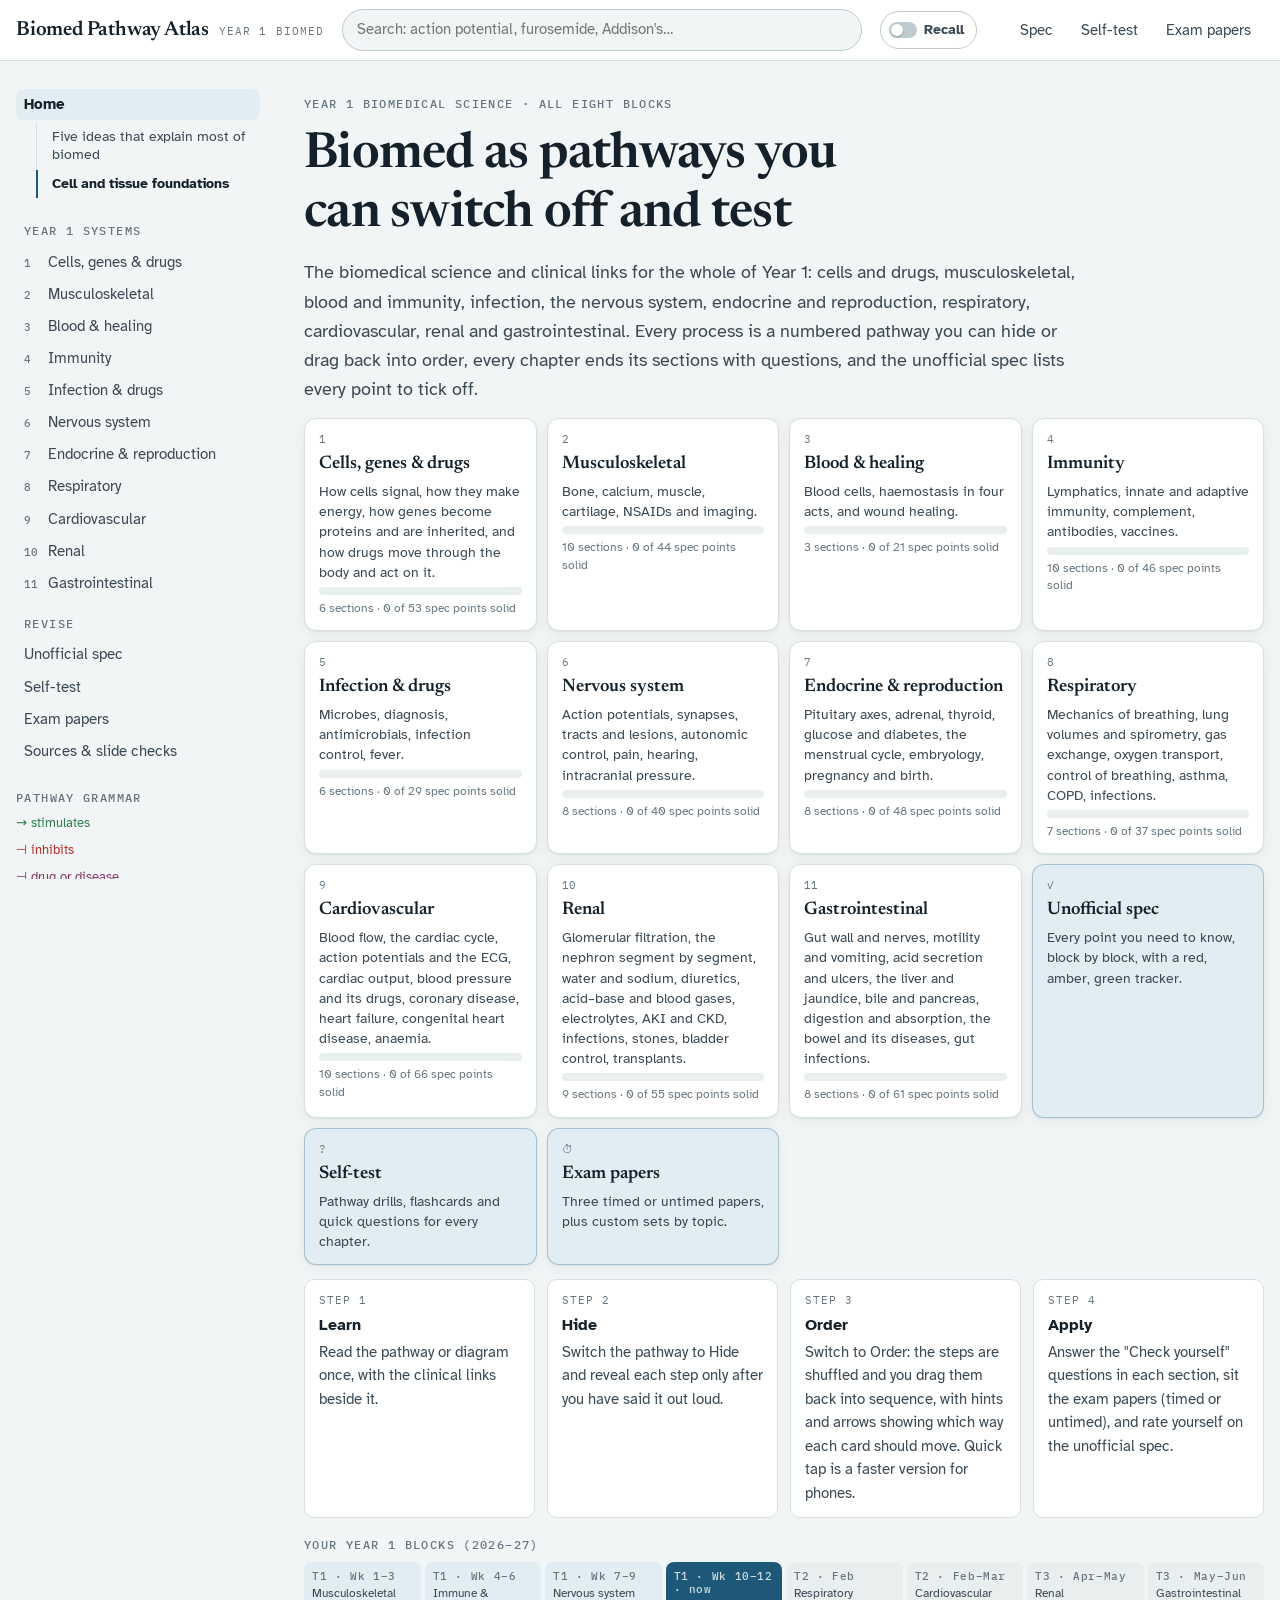
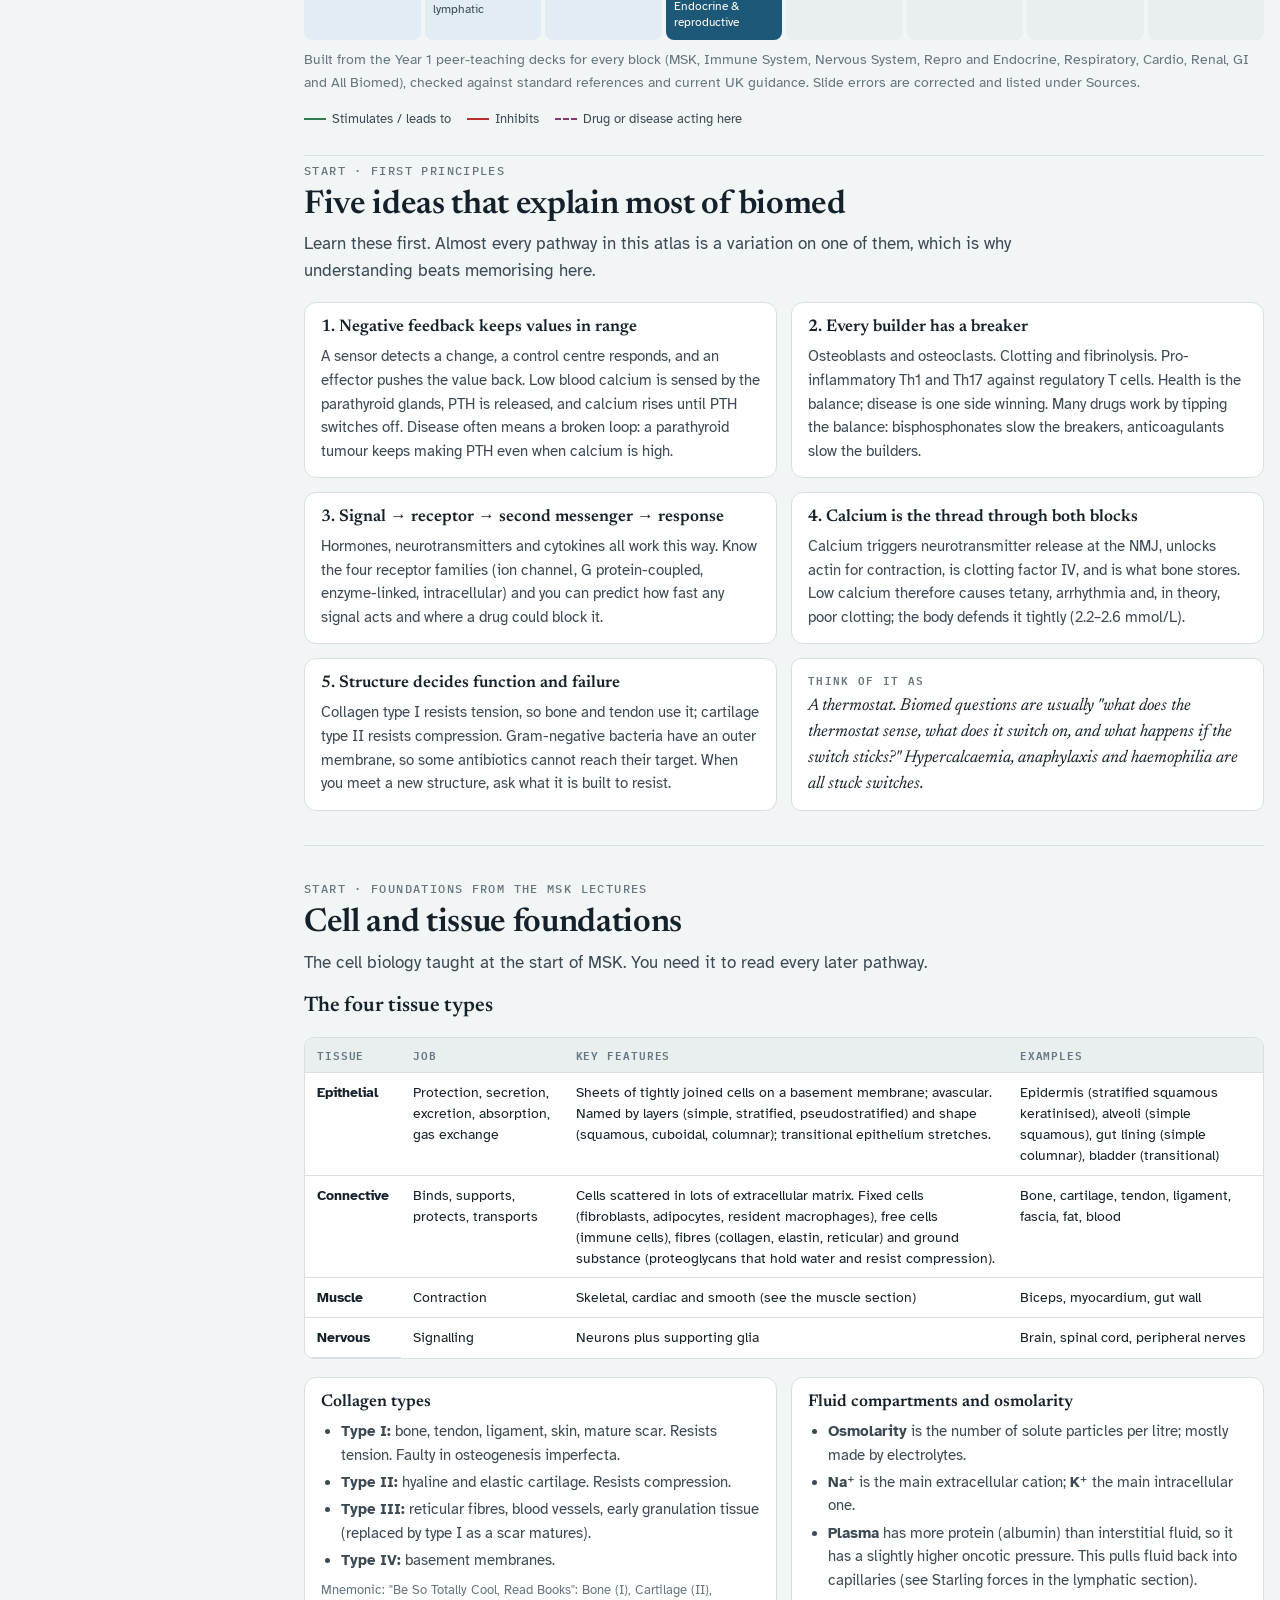
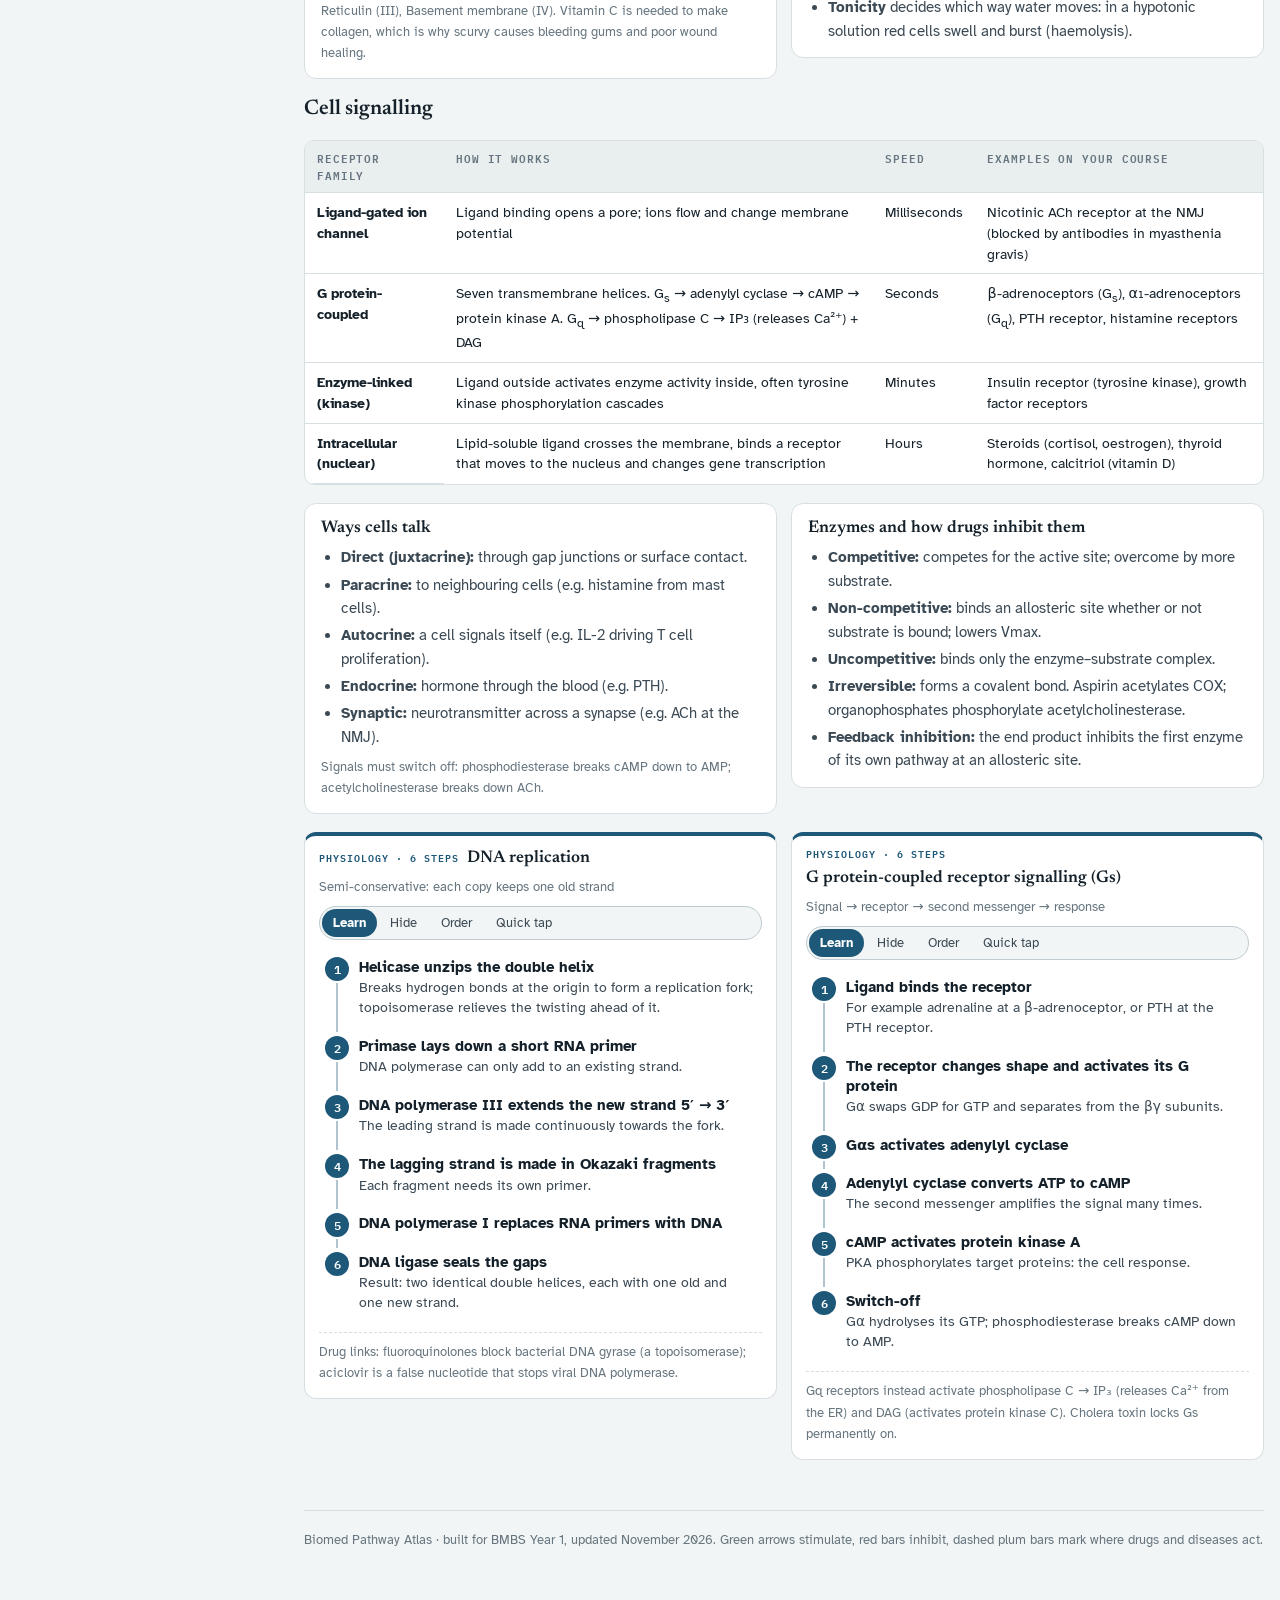
<file: index.html>
<!DOCTYPE html>
<html lang="en-GB">
<head>
<meta charset="utf-8">
<meta name="viewport" content="width=device-width, initial-scale=1, viewport-fit=cover">
<style>:root{color-scheme:light}body{margin:0}img{max-width:100%}[hidden]{display:none!important}</style>
<title>Biomed Pathway Atlas</title>
<link rel="preconnect" href="https://fonts.googleapis.com">
<link rel="preconnect" href="https://fonts.gstatic.com" crossorigin>
<link rel="stylesheet" href="css/revise.css?v=25">
<link rel="stylesheet" href="https://fonts.googleapis.com/css2?family=Newsreader:ital,opsz,wght@0,6..72,400..700;1,6..72,400..600&family=Atkinson+Hyperlegible:ital,wght@0,400;0,700;1,400&family=IBM+Plex+Mono:wght@400;500;600&display=swap">
<style>
/* Layout concept: companion to the Limb Anatomy Atlas. Same atlas plate system (sticky chapter tabs, left index rail,
   72ch reading column, full-width plates). Biomed adds a pathway grammar: green arrows stimulate, red bars inhibit,
   plum marks a drug or disease acting on the pathway. */
:root{
  --bg:#F2F5F5; --paper:#FFFFFF; --sunk:#E9EEEF;
  --ink:#15212A; --ink-2:#3B4954; --muted:#66757F; --line:#D7DFE2; --line-2:#BFCBD0;
  --accent:#1D5878; --accent-ink:#164A66; --accent-tint:#E1EDF3;
  --artery:#B5302A; --artery-tint:#F8E3E0;
  --vein:#2C5CA6; --vein-tint:#E1E9F7;
  --nerve:#D29E0A; --nerve-ink:#755600; --nerve-tint:#FCF2D2;
  --lymph:#2E8455; --lymph-tint:#DFF0E6;
  --muscle:#A3463B; --muscle-tint:#F4E2DE;
  --bone:#EFE8D8; --bone-line:#7E7258; --bone-detail:#B3A584; --bone-art:#F8F4EA;
  --clin:#86386A; --clin-tint:#F6E6F0;
  --warn:#A9531C; --warn-tint:#FBEADF;
  --ok:#2E7D4F;
  --shadow:0 1px 2px rgba(21,33,42,.06),0 4px 14px rgba(21,33,42,.05);
  --font-display:"Newsreader","Iowan Old Style","Palatino Linotype",Georgia,serif;
  --font-body:"Atkinson Hyperlegible",system-ui,-apple-system,"Segoe UI",Roboto,sans-serif;
  --font-mono:"IBM Plex Mono",ui-monospace,SFMono-Regular,Menlo,Consolas,monospace;
  --r:10px;
}
@media (prefers-color-scheme: dark){:root:not([data-theme="light"]){
  --bg:#0F1518; --paper:#162026; --sunk:#1B262C;
  --ink:#E4EBEE; --ink-2:#BAC7CD; --muted:#8B9BA3; --line:#28353C; --line-2:#36454D;
  --accent:#7DB7D8; --accent-ink:#A2CCE5; --accent-tint:#1A3141;
  --artery:#EA6A5F; --artery-tint:#3A1E1C;
  --vein:#76A1E8; --vein-tint:#1B2A41;
  --nerve:#E8C24E; --nerve-ink:#F1D684; --nerve-tint:#3A3117;
  --lymph:#62C38D; --lymph-tint:#16321F;
  --muscle:#DB7C70; --muscle-tint:#3A2220;
  --bone:#3B372D; --bone-line:#C9BC9E; --bone-detail:#8F8469; --bone-art:#1E2328;
  --clin:#DE92C0; --clin-tint:#36202E;
  --warn:#F0995D; --warn-tint:#3A2516;
  --ok:#6CCB93;
  --shadow:0 1px 2px rgba(0,0,0,.3),0 4px 14px rgba(0,0,0,.25);
  color-scheme:dark;
}}
:root[data-theme="dark"]{
  --bg:#0F1518; --paper:#162026; --sunk:#1B262C;
  --ink:#E4EBEE; --ink-2:#BAC7CD; --muted:#8B9BA3; --line:#28353C; --line-2:#36454D;
  --accent:#7DB7D8; --accent-ink:#A2CCE5; --accent-tint:#1A3141;
  --artery:#EA6A5F; --artery-tint:#3A1E1C;
  --vein:#76A1E8; --vein-tint:#1B2A41;
  --nerve:#E8C24E; --nerve-ink:#F1D684; --nerve-tint:#3A3117;
  --lymph:#62C38D; --lymph-tint:#16321F;
  --muscle:#DB7C70; --muscle-tint:#3A2220;
  --bone:#3B372D; --bone-line:#C9BC9E; --bone-detail:#8F8469; --bone-art:#1E2328;
  --clin:#DE92C0; --clin-tint:#36202E;
  --warn:#F0995D; --warn-tint:#3A2516;
  --ok:#6CCB93;
  --shadow:0 1px 2px rgba(0,0,0,.3),0 4px 14px rgba(0,0,0,.25);
  color-scheme:dark;
}
*{box-sizing:border-box}
html{scroll-padding-top:calc(env(safe-area-inset-top,0px) + 76px)}
body{background:var(--bg);color:var(--ink);font-family:var(--font-body);font-size:16px;line-height:1.6;-webkit-font-smoothing:antialiased;text-rendering:optimizeLegibility}
body::before{content:"";position:fixed;inset:0 0 auto;height:env(safe-area-inset-top,0px);z-index:40;background:var(--paper)}
a{color:var(--accent-ink);text-underline-offset:2px}
a:hover{color:var(--accent)}
:focus-visible{outline:2px solid var(--accent);outline-offset:2px;border-radius:4px}
h1,h2,h3,h4{font-family:var(--font-display);font-weight:600;line-height:1.18;text-wrap:balance;color:var(--ink);margin:0}
h1{font-size:clamp(2rem,4.6vw,3.1rem);letter-spacing:-.015em}
h2{font-size:clamp(1.55rem,3vw,2.05rem);letter-spacing:-.01em}
h3{font-size:1.32rem}
h4{font-size:1.08rem}
p{margin:0}
em.lat,.lat{font-family:var(--font-display);font-style:italic;font-size:1.06em}
.mono{font-family:var(--font-mono);font-size:.88em}
.eyebrow{font-family:var(--font-mono);font-size:.72rem;letter-spacing:.12em;text-transform:uppercase;color:var(--muted);font-weight:500}
.muted{color:var(--muted)}
.small{font-size:.9rem}
ul,ol{margin:0;padding-left:1.25em}
li+li{margin-top:.25em}
strong{font-weight:700}

/* ---------- top bar ---------- */
.topbar{position:sticky;top:env(safe-area-inset-top,0px);z-index:30;background:var(--paper);border-bottom:1px solid var(--line);
  padding-left:max(16px,env(safe-area-inset-left,0px));padding-right:max(16px,env(safe-area-inset-right,0px))}
.topbar-inner{max-width:1280px;margin:0 auto;display:flex;align-items:center;gap:18px;min-height:60px}
.brand{display:flex;align-items:baseline;gap:10px;white-space:nowrap;text-decoration:none;color:var(--ink)}
.brand b{font-family:var(--font-display);font-size:1.28rem;font-weight:600;letter-spacing:-.01em}
.brand span{font-family:var(--font-mono);font-size:.68rem;color:var(--muted);letter-spacing:.1em;text-transform:uppercase}
.tabs{display:flex;gap:2px;overflow-x:auto;scrollbar-width:none;flex:1;min-width:0}
.tabs::-webkit-scrollbar{display:none}
.tab{appearance:none;border:0;background:none;font:inherit;font-size:.95rem;color:var(--ink-2);padding:8px 13px;border-radius:8px;cursor:pointer;white-space:nowrap;position:relative}
.tab:hover{background:var(--sunk);color:var(--ink)}
.tab[aria-selected="true"]{color:var(--ink);font-weight:700}
.tab[aria-selected="true"]::after{content:"";position:absolute;left:13px;right:13px;bottom:-11px;height:3px;border-radius:3px;background:var(--accent)}
@media (max-width:720px){.brand span{display:none}.topbar-inner{gap:10px}.tab{padding:8px 10px;font-size:.9rem}}

/* ---------- layout ---------- */
.layout{max-width:1280px;margin:0 auto;display:grid;grid-template-columns:232px minmax(0,1fr);gap:44px;
  padding-left:max(16px,env(safe-area-inset-left,0px));padding-right:max(16px,env(safe-area-inset-right,0px));padding-block:28px 80px}
.rail{position:sticky;top:calc(env(safe-area-inset-top,0px) + 84px);align-self:start;max-height:calc(100vh - 110px);overflow:auto;padding-right:6px;font-size:.9rem}
.rail .eyebrow{display:block;margin-bottom:10px}
.rail ol{list-style:none;padding:0;margin:0;border-left:1px solid var(--line)}
.rail li{margin:0}
.rail a{display:block;padding:5px 0 5px 14px;margin-left:-1px;border-left:2px solid transparent;color:var(--ink-2);text-decoration:none;line-height:1.35}
.rail a:hover{color:var(--ink)}
.rail a.on{border-left-color:var(--accent);color:var(--ink);font-weight:700}
.rail .legend-mini{margin-top:22px;display:grid;gap:6px;font-size:.82rem;color:var(--muted)}
main{min-width:0}
.mobile-toc{display:none;margin-bottom:18px}
.mobile-toc select{width:100%;font:inherit;padding:10px 12px;border-radius:8px;border:1px solid var(--line-2);background:var(--paper);color:var(--ink)}
@media (max-width:960px){.layout{grid-template-columns:minmax(0,1fr);gap:0}.rail{display:none}.mobile-toc{display:block}}

.panel[hidden]{display:none!important}
.sec{padding-top:34px;margin-top:34px;border-top:1px solid var(--line);display:grid;grid-template-columns:minmax(0,1fr);gap:18px}
.sec:first-of-type{border-top:0;margin-top:0;padding-top:0}
.sec > header{display:grid;gap:6px}
.sec > header p{color:var(--ink-2);max-width:70ch;font-size:1.04rem}
.prose{max-width:72ch;display:grid;gap:12px}
.sub{display:grid;grid-template-columns:minmax(0,1fr);gap:12px;margin-top:8px;min-width:0}
.sub > h3{margin-top:10px}

/* ---------- chapter opener ---------- */
.opener{display:grid;grid-template-columns:minmax(0,1fr);gap:14px;padding:6px 0 26px;border-bottom:1px solid var(--line);margin-bottom:6px}
.opener p.lede{font-size:1.14rem;color:var(--ink-2);max-width:66ch}
.chips{display:flex;flex-wrap:wrap;gap:8px}
.key{display:inline-flex;align-items:center;gap:7px;font-size:.84rem;color:var(--ink-2);padding:4px 10px 4px 8px;border:1px solid var(--line);border-radius:999px;background:var(--paper)}
.key i{width:18px;height:6px;border-radius:3px;display:inline-block}
.k-art i{background:var(--artery)} .k-vein i{background:var(--vein)} .k-nerve i{background:var(--nerve)} .k-lymph i{background:var(--lymph)} .k-musc i{background:var(--muscle)} .k-bone i{background:var(--bone);border:1px solid var(--bone-line)}

/* timeline strip */
.blocks{display:grid;grid-template-columns:repeat(8,minmax(0,1fr));gap:4px;margin-top:4px}
.blk{padding:8px 8px 9px;border-radius:8px;background:var(--sunk);font-size:.78rem;line-height:1.25;color:var(--ink-2);min-width:0}
.blk b{display:block;font-family:var(--font-mono);font-size:.66rem;font-weight:500;letter-spacing:.06em;color:var(--muted);margin-bottom:3px}
.blk.done{background:var(--accent-tint)}
.blk.now{background:var(--accent);color:#fff}
.blk.now b{color:rgba(255,255,255,.8)}
:root[data-theme="dark"] .blk.now{color:#0F1518} :root[data-theme="dark"] .blk.now b{color:rgba(15,21,24,.75)}
@media (prefers-color-scheme: dark){:root:not([data-theme="light"]) .blk.now{color:#0F1518}:root:not([data-theme="light"]) .blk.now b{color:rgba(15,21,24,.75)}}
@media (max-width:720px){.blocks{grid-template-columns:repeat(4,minmax(0,1fr))}}

.howto{display:grid;grid-template-columns:repeat(4,minmax(0,1fr));gap:12px;counter-reset:step}
.howto div{background:var(--paper);border:1px solid var(--line);border-radius:var(--r);padding:12px 14px;font-size:.92rem;color:var(--ink-2)}
.howto div b{display:block;color:var(--ink);font-size:.98rem;margin-bottom:2px}
.howto div::before{counter-increment:step;content:"Step " counter(step);display:block;font-family:var(--font-mono);font-size:.68rem;letter-spacing:.1em;text-transform:uppercase;color:var(--muted);margin-bottom:4px}
@media (max-width:820px){.howto{grid-template-columns:repeat(2,minmax(0,1fr))}}

/* ---------- callouts ---------- */
.note{border-radius:var(--r);padding:12px 16px 13px;font-size:.95rem;display:grid;gap:5px;border:1px solid transparent;max-width:78ch}
.note > .tag{font-family:var(--font-mono);font-size:.68rem;font-weight:600;letter-spacing:.12em;text-transform:uppercase}
.note.clin{background:var(--clin-tint);border-color:color-mix(in srgb,var(--clin) 30%,transparent)} .note.clin>.tag{color:var(--clin)}
.note.exam{background:var(--accent-tint);border-color:color-mix(in srgb,var(--accent) 28%,transparent)} .note.exam>.tag{color:var(--accent-ink)}
.note.think{background:var(--paper);border-color:var(--line)} .note.think>.tag{color:var(--muted)}
.note.think p{font-family:var(--font-display);font-size:1.08rem;font-style:italic;line-height:1.5}
.note.fix{background:var(--warn-tint);border-color:color-mix(in srgb,var(--warn) 30%,transparent)} .note.fix>.tag{color:var(--warn)}
.notes{display:grid;grid-template-columns:repeat(auto-fit,minmax(min(100%,300px),1fr));gap:12px;align-items:start}
.notes .note{max-width:none}

/* ---------- tags ---------- */
.rt{font-family:var(--font-mono);font-size:.78rem;font-weight:500;padding:1px 6px;border-radius:5px;background:var(--sunk);color:var(--ink-2);white-space:nowrap}
.tn{color:var(--nerve-ink);font-weight:700} .ta{color:var(--artery);font-weight:700} .tv{color:var(--vein);font-weight:700} .tl{color:var(--lymph);font-weight:700}
.dot{display:inline-block;width:9px;height:9px;border-radius:50%;vertical-align:baseline;margin-right:4px}
.d-a{background:var(--artery)} .d-v{background:var(--vein)} .d-n{background:var(--nerve)} .d-l{background:var(--lymph)}

/* ---------- tables ---------- */
.tbl-wrap{overflow-x:auto;border:1px solid var(--line);border-radius:var(--r);background:var(--paper)}
table{border-collapse:collapse;width:100%;font-size:.9rem;line-height:1.45}
th,td{text-align:left;vertical-align:top;padding:9px 12px;border-bottom:1px solid var(--line)}
thead th{font-family:var(--font-mono);font-size:.7rem;font-weight:600;letter-spacing:.08em;text-transform:uppercase;color:var(--muted);background:var(--sunk);position:sticky;top:0}
tbody tr:last-child td{border-bottom:0}
tbody th{font-weight:700;color:var(--ink)}
td.nowrap,th.nowrap{white-space:nowrap}
tr.grp td{background:var(--sunk);font-family:var(--font-mono);font-size:.72rem;letter-spacing:.08em;text-transform:uppercase;color:var(--ink-2);font-weight:600;padding:6px 12px}
.tbl-tools{display:flex;flex-wrap:wrap;gap:10px;align-items:center}
.search{flex:1;min-width:200px;max-width:380px;font:inherit;font-size:.95rem;padding:9px 12px;border:1px solid var(--line-2);border-radius:8px;background:var(--paper);color:var(--ink)}
.pill-btns{display:flex;flex-wrap:wrap;gap:6px}
.pbtn{appearance:none;font:inherit;font-size:.84rem;padding:6px 11px;border-radius:999px;border:1px solid var(--line-2);background:var(--paper);color:var(--ink-2);cursor:pointer}
.pbtn:hover{border-color:var(--accent);color:var(--ink)}
.pbtn[aria-pressed="true"]{background:var(--accent);border-color:var(--accent);color:var(--paper)}

/* ---------- figures ---------- */
.plate{background:var(--paper);border:1px solid var(--line);border-radius:14px;padding:16px;display:grid;grid-template-columns:minmax(0,1fr);gap:12px;box-shadow:var(--shadow)}
.plate-head{display:flex;flex-wrap:wrap;gap:10px 16px;align-items:baseline;justify-content:space-between}
.plate-head h3{font-size:1.2rem}
.plate-head .cap{color:var(--muted);font-size:.86rem}
.scroll-x{overflow-x:auto;-webkit-overflow-scrolling:touch}
svg text{font-family:var(--font-body)}
.fig-grid{display:grid;grid-template-columns:minmax(0,1.05fr) minmax(0,1fr);gap:18px;align-items:start}
@media (max-width:820px){.fig-grid{grid-template-columns:minmax(0,1fr)}}
.bone-fig{display:flex;justify-content:center;background:var(--bone-art);border-radius:10px;padding:8px}
.bone-fig svg{width:100%;height:auto;max-height:640px}
.bone{fill:var(--bone);stroke:var(--bone-line);stroke-width:1.6;stroke-linejoin:round}
.bone-d{fill:none;stroke:var(--bone-detail);stroke-width:1.3;stroke-linecap:round}
.bone-dd{fill:none;stroke:var(--bone-detail);stroke-width:1.2;stroke-dasharray:4 3}
.bone-f{fill:var(--bone-detail);fill-opacity:.32;stroke:var(--bone-detail);stroke-width:1}
.bone-art{fill:var(--paper);fill-opacity:.55;stroke:var(--bone-line);stroke-width:1}
.bone-lbl{font-size:11px;fill:var(--muted);font-family:var(--font-mono);letter-spacing:.06em}
.mk circle{fill:var(--accent);stroke:var(--paper);stroke-width:1.5;cursor:pointer;transition:r .12s}
.mk text{fill:var(--paper);font-size:10px;font-weight:700;text-anchor:middle;dominant-baseline:central;pointer-events:none;font-family:var(--font-mono)}
.mk.on circle{fill:var(--clin);r:12}
.mk.dim{opacity:.35}
.legend{list-style:none;padding:0;margin:0;display:grid;gap:2px;font-size:.9rem;max-height:520px;overflow:auto;border:1px solid var(--line);border-radius:10px}
.legend li{margin:0;display:grid;grid-template-columns:26px minmax(0,1fr);gap:8px;padding:6px 10px;cursor:pointer;border-bottom:1px solid var(--line)}
.legend li:last-child{border-bottom:0}
.legend li:hover,.legend li.on{background:var(--accent-tint)}
.legend li .n{font-family:var(--font-mono);font-size:.76rem;font-weight:600;color:var(--accent-ink);padding-top:2px}
.legend li .nm{font-weight:700}
.legend li .inf{display:none;color:var(--ink-2);font-size:.86rem;margin-top:2px}
.legend li.on .inf{display:block}
.legend li.off{opacity:.45}
.legend.quiz li .nm{filter:blur(5px);user-select:none}
.legend.quiz li.rev .nm{filter:none}
.legend.quiz li .inf{display:none!important}
.legend.quiz li.rev .inf{display:block!important}
.fig-tools{display:flex;flex-wrap:wrap;gap:8px;align-items:center;justify-content:space-between}

/* trees */
.tree-box{display:grid;grid-template-columns:minmax(0,1fr);gap:10px}
.tree-svg{display:block}
.tnode rect{stroke-width:1.4;cursor:pointer}
.tnode text{font-size:13px;font-weight:700;fill:var(--ink);pointer-events:none}
.tnode text.s{font-size:10.5px;font-weight:500;fill:var(--muted);font-family:var(--font-mono)}
.tnode:focus-visible rect{stroke-width:3}
.tnode.on rect{stroke-width:3}
.tlink{fill:none;stroke-width:2;opacity:.75}
.tdetail{border:1px dashed var(--line-2);border-radius:10px;padding:10px 14px;font-size:.92rem;color:var(--ink-2);min-height:46px;background:var(--bg)}
.tdetail b{color:var(--ink)}

/* course / pathway */
.courses{display:grid;grid-template-columns:repeat(auto-fit,minmax(min(100%,330px),1fr));gap:14px;align-items:start}
.course-card{background:var(--paper);border:1px solid var(--line);border-radius:12px;padding:14px 16px;display:grid;gap:8px}
.course-card h4{display:flex;flex-wrap:wrap;align-items:baseline;gap:8px}
.course{list-style:none;padding:0;margin:4px 0 0;position:relative}
.course li{position:relative;padding:0 0 12px 26px;margin:0;font-size:.9rem;color:var(--ink-2)}
.course li::before{content:"";position:absolute;left:7px;top:6px;bottom:-6px;width:3px;background:var(--line-c,var(--nerve));border-radius:2px}
.course li:last-child::before{display:none}
.course li::after{content:"";position:absolute;left:2px;top:4px;width:13px;height:13px;border-radius:50%;background:var(--paper);border:3px solid var(--line-c,var(--nerve));box-sizing:border-box}
.course li b{color:var(--ink);display:block;font-size:.92rem}
.course li .risk{display:inline-block;margin-top:3px;font-size:.78rem;font-family:var(--font-mono);color:var(--clin);background:var(--clin-tint);padding:1px 7px;border-radius:5px}
.c-nerve{--line-c:var(--nerve)} .c-art{--line-c:var(--artery)} .c-vein{--line-c:var(--vein)} .c-lymph{--line-c:var(--lymph)}

/* plexus */
.plx text{font-size:13px;fill:var(--ink)}
.plx .hdr{font-family:var(--font-mono);font-size:11px;letter-spacing:.12em;fill:var(--muted);text-anchor:middle}
.plx .box rect{fill:var(--nerve-tint);stroke:var(--nerve);stroke-width:1.5}
.plx .box.term rect{fill:var(--paper);stroke:var(--nerve);stroke-width:2}
.plx .box.term{cursor:pointer}
.plx .box text{text-anchor:middle;dominant-baseline:central;font-weight:700}
.plx .box text.r{font-family:var(--font-mono);font-size:10.5px;font-weight:500;fill:var(--muted)}
.plx .chip rect{fill:var(--paper);stroke:var(--line-2);stroke-width:1}
.plx .chip text{font-size:11px;fill:var(--ink-2);text-anchor:middle;dominant-baseline:central}
.plx .e{fill:none;stroke:var(--nerve);stroke-width:4;stroke-linecap:round;opacity:.55}
.plx .e.halo{stroke:var(--paper);stroke-width:9;opacity:1}
.plx .stub{fill:none;stroke:var(--line-2);stroke-width:1.4}
.plx.hl .e{opacity:.12}
.plx.hl .e.on{opacity:1;stroke:var(--nerve-ink);stroke-width:5}
.plx.hl .box{opacity:.35}
.plx.hl .box.on{opacity:1}
.plx .e.halo{opacity:1!important}

/* region diagrams */
.regions{display:grid;grid-template-columns:repeat(auto-fit,minmax(min(100%,420px),1fr));gap:16px;align-items:start}
.region{background:var(--paper);border:1px solid var(--line);border-radius:14px;padding:16px;display:grid;gap:10px}
.region svg{width:100%;height:auto;max-height:340px;background:var(--bone-art);border-radius:10px}
.region dl{display:grid;grid-template-columns:max-content minmax(0,1fr);gap:4px 12px;margin:0;font-size:.9rem}
.region dt{font-family:var(--font-mono);font-size:.7rem;letter-spacing:.08em;text-transform:uppercase;color:var(--muted);padding-top:3px}
.region dd{margin:0;color:var(--ink-2)}
.rg text{font-size:12px;fill:var(--ink)}
.rg .lbl{font-size:11.5px;fill:var(--ink-2)}
.rg .hd{font-family:var(--font-mono);font-size:10px;letter-spacing:.1em;fill:var(--muted)}
.rg .m{fill:var(--muscle-tint);stroke:var(--muscle);stroke-width:1.4}
.rg .b{fill:var(--bone);stroke:var(--bone-line);stroke-width:1.4}
.rg .lig{fill:none;stroke:var(--ink-2);stroke-width:3;stroke-linecap:round}
.rg .tend{fill:var(--paper);stroke:var(--muscle);stroke-width:1.4}
.rg .nv{stroke:var(--nerve);fill:var(--nerve)} .rg .ar{stroke:var(--artery);fill:var(--artery)} .rg .vn{stroke:var(--vein);fill:var(--vein)} .rg .ly{stroke:var(--lymph);fill:var(--lymph)}
.rg path.nv,.rg path.ar,.rg path.vn,.rg path.ly{fill:none}
.rg .skin{fill:var(--paper);stroke:var(--line-2);stroke-width:1.2}
.rg .ghost{fill:none;stroke:var(--line-2);stroke-width:1.2;stroke-dasharray:5 4}

/* systems */
.sys-wrap{display:grid;grid-template-columns:300px minmax(0,1fr);gap:22px;align-items:start}
@media (max-width:860px){.sys-wrap{grid-template-columns:minmax(0,1fr)}}
.body-map{position:sticky;top:calc(env(safe-area-inset-top,0px) + 84px);background:var(--paper);border:1px solid var(--line);border-radius:14px;padding:12px;display:grid;gap:6px}
@media (max-width:860px){
  .body-map{top:calc(env(safe-area-inset-top,0px) + 62px);z-index:5;grid-template-columns:auto minmax(0,1fr);align-items:center;padding:8px 12px;box-shadow:var(--shadow)}
  .body-map svg{height:min(24vh,190px);width:auto}
  .body-map .cap{text-align:left}
}
.body-map svg{width:100%;height:auto}
.body-map .cap{font-size:.82rem;color:var(--muted);text-align:center}
.org{transition:opacity .2s}
.body-map.focus .org{opacity:.12}
.body-map.focus .org.on{opacity:1}
.sys-grid{display:grid;grid-template-columns:repeat(auto-fill,minmax(min(100%,260px),1fr));gap:12px}
.sys{background:var(--paper);border:1px solid var(--line);border-radius:12px;padding:13px 15px 14px;display:grid;gap:6px;cursor:pointer;text-align:left;font:inherit;color:inherit;align-content:start}
.sys:hover{border-color:var(--line-2)}
.sys.on{border-color:var(--accent);box-shadow:0 0 0 2px var(--accent-tint)}
.sys h3{font-size:1.12rem;display:flex;justify-content:space-between;gap:8px;align-items:baseline}
.sys h3 .blkname{font-family:var(--font-mono);font-size:.62rem;font-weight:500;letter-spacing:.08em;text-transform:uppercase;color:var(--muted);white-space:nowrap}
.sys .job{font-size:.92rem;color:var(--ink-2)}
.sys .parts{font-size:.85rem;color:var(--ink-2)}
.sys .parts b{color:var(--ink);font-weight:700}
.sys .an{font-family:var(--font-display);font-style:italic;font-size:.98rem;color:var(--ink-2);border-top:1px solid var(--line);padding-top:6px}
.sys .ll{font-size:.82rem;color:var(--muted)}

.flow{display:grid;grid-template-columns:repeat(auto-fit,minmax(min(100%,190px),1fr));gap:10px;counter-reset:fl}
.flow > div{position:relative;background:var(--paper);border:1px solid var(--line);border-radius:10px;padding:10px 12px;font-size:.88rem;color:var(--ink-2)}
.flow > div b{display:block;color:var(--ink);font-size:.92rem}
.flow > div::before{counter-increment:fl;content:counter(fl,decimal-leading-zero);font-family:var(--font-mono);font-size:.68rem;color:var(--muted);display:block}

.twocol{display:grid;grid-template-columns:repeat(auto-fit,minmax(min(100%,320px),1fr));gap:14px;align-items:start}
.card{background:var(--paper);border:1px solid var(--line);border-radius:12px;padding:14px 16px;display:grid;gap:8px;align-content:start}
.card h4{font-size:1.06rem}
.card p,.card li{font-size:.92rem;color:var(--ink-2)}
.card .meta{font-size:.82rem;color:var(--muted)}

/* quiz */
.qz{display:grid;grid-template-columns:minmax(0,1fr);gap:14px}
.qz-bar{display:flex;flex-wrap:wrap;gap:10px;align-items:center;justify-content:space-between}
.qz-score{font-family:var(--font-mono);font-size:.85rem;color:var(--ink-2)}
.q{background:var(--paper);border:1px solid var(--line);border-radius:12px;padding:16px;display:grid;gap:10px}
.q .qhead{display:flex;gap:8px;flex-wrap:wrap;align-items:center}
.q .qtype{font-family:var(--font-mono);font-size:.66rem;letter-spacing:.1em;text-transform:uppercase;padding:2px 7px;border-radius:5px;background:var(--sunk);color:var(--ink-2)}
.q .stem{font-size:1rem;max-width:75ch}
.opts{display:grid;gap:6px}
.opt{appearance:none;text-align:left;font:inherit;font-size:.95rem;padding:9px 12px;border:1px solid var(--line-2);border-radius:8px;background:var(--paper);color:var(--ink);cursor:pointer;display:flex;gap:10px}
.opt span.l{font-family:var(--font-mono);font-weight:600;color:var(--muted)}
.opt:hover{border-color:var(--accent)}
.opt.right{border-color:var(--ok);background:color-mix(in srgb,var(--ok) 12%,var(--paper))}
.opt.wrong{border-color:var(--artery);background:var(--artery-tint)}
.opt[disabled]{cursor:default}
.vsaq{display:flex;gap:8px;flex-wrap:wrap}
.vsaq input{flex:1;min-width:180px;font:inherit;padding:9px 12px;border:1px solid var(--line-2);border-radius:8px;background:var(--paper);color:var(--ink)}
.btn{appearance:none;font:inherit;font-size:.92rem;font-weight:700;padding:9px 14px;border-radius:8px;border:1px solid var(--accent);background:var(--accent);color:var(--paper);cursor:pointer}
.btn.ghost{background:var(--paper);color:var(--accent-ink)}
.btn:hover{filter:brightness(1.06)}
.expl{border-top:1px solid var(--line);padding-top:9px;font-size:.92rem;color:var(--ink-2);display:grid;gap:4px}
.expl .verdict{font-weight:700}
.expl .verdict.ok{color:var(--ok)} .expl .verdict.no{color:var(--artery)}

.srcs{display:grid;gap:8px;font-size:.92rem}
.srcs li{color:var(--ink-2)}
.fixes{display:grid;gap:10px}
.fixes .note{max-width:none}
footer.foot{margin-top:50px;padding-top:18px;border-top:1px solid var(--line);font-size:.84rem;color:var(--muted)}
@media (max-width:860px){.body-map svg{width:auto;height:min(24vh,190px)}}
@media (max-width:560px){.brand{display:none}}
@media (prefers-reduced-motion: reduce){*{transition:none!important;animation:none!important}}
</style>
</head>
<body>

<style>
:root{--stim:#2E7D4F;--inhib:#B5302A;--drug:#86386A;--pw-bone:#8C7A52;--pw-musc:#A3463B;--pw-blood:#B5302A;--pw-imm:#2E8455;--pw-micro:#6A4FA3;--pw-drug:#86386A;--pw-gen:#1D5878}
@media (prefers-color-scheme: dark){:root:not([data-theme="light"]){--stim:#6CCB93;--inhib:#EA6A5F;--drug:#DE92C0;--pw-bone:#CDBE99;--pw-musc:#DB7C70;--pw-blood:#EA6A5F;--pw-imm:#62C38D;--pw-micro:#B39BEA;--pw-drug:#DE92C0;--pw-gen:#7DB7D8}}
:root[data-theme="dark"]{--stim:#6CCB93;--inhib:#EA6A5F;--drug:#DE92C0;--pw-bone:#CDBE99;--pw-musc:#DB7C70;--pw-blood:#EA6A5F;--pw-imm:#62C38D;--pw-micro:#B39BEA;--pw-drug:#DE92C0;--pw-gen:#7DB7D8}

/* ---------- pathway cards: learn / hide / order ---------- */
.pws{display:grid;grid-template-columns:repeat(auto-fit,minmax(min(100%,360px),1fr));gap:14px;align-items:start}
.pw{background:var(--paper);border:1px solid var(--line);border-top:4px solid var(--pwc,var(--accent));border-radius:12px;padding:12px 14px 14px;display:grid;grid-template-columns:minmax(0,1fr);gap:10px;min-width:0}
.pw-head{display:grid;gap:8px}
.pw-head h4{font-size:1.06rem;display:flex;gap:8px;align-items:baseline;flex-wrap:wrap}
.pw-head h4 .k{font-family:var(--font-mono);font-size:.62rem;letter-spacing:.1em;text-transform:uppercase;color:var(--pwc,var(--muted));font-weight:600}
.pw-head .mn{font-size:.84rem;color:var(--muted)}
.seg{display:inline-flex;border:1px solid var(--line-2);border-radius:999px;padding:2px;gap:2px;background:var(--bg)}
.seg button{appearance:none;border:0;background:none;font:inherit;font-size:.8rem;padding:4px 11px;border-radius:999px;color:var(--ink-2);cursor:pointer}
.seg button[aria-pressed="true"]{background:var(--pwc,var(--accent));color:var(--paper);font-weight:700}
.pw-steps{list-style:none;margin:0;padding:0;display:grid;gap:2px;counter-reset:pw}
.pw-steps li{position:relative;padding:7px 8px 9px 40px;margin:0;border-radius:8px;min-height:36px}
.pw-steps li::before{counter-increment:pw;content:counter(pw);position:absolute;left:6px;top:7px;width:24px;height:24px;border-radius:50%;background:var(--pwc,var(--accent));color:var(--paper);font:600 .72rem/24px var(--font-mono);text-align:center}
.pw-steps li::after{content:"";position:absolute;left:17px;top:33px;bottom:-5px;width:2px;background:color-mix(in srgb,var(--pwc,var(--accent)) 35%,transparent)}
.pw-steps li:last-child::after{display:none}
.pw-steps b{display:block;color:var(--ink);font-size:.93rem;line-height:1.35}
.pw-steps .d{display:block;color:var(--ink-2);font-size:.86rem;line-height:1.45;margin-top:1px}
.pw.hide .pw-steps li{cursor:pointer}
.pw.hide .pw-steps li:not(.rev){background:var(--sunk)}
.pw.hide .pw-steps li:not(.rev) b,.pw.hide .pw-steps li:not(.rev) .d{filter:blur(6px);user-select:none}
.pw.hide .pw-steps li:not(.rev):hover{background:color-mix(in srgb,var(--pwc,var(--accent)) 12%,var(--sunk))}
.pw-pool{display:grid;gap:6px}
.pw-chip{appearance:none;font:inherit;font-size:.88rem;line-height:1.35;text-align:left;padding:8px 11px;border-radius:8px;border:1px solid var(--line-2);background:var(--paper);color:var(--ink);cursor:pointer}
.pw-chip:hover{border-color:var(--pwc,var(--accent))}
.pw-chip.bad{border-color:var(--inhib);background:color-mix(in srgb,var(--inhib) 12%,var(--paper));animation:pwshake .32s}
@keyframes pwshake{0%,100%{transform:translateX(0)}25%{transform:translateX(-4px)}75%{transform:translateX(4px)}}
.pw-status{font-size:.84rem;color:var(--muted);display:flex;gap:10px;flex-wrap:wrap;align-items:center;justify-content:space-between}
.pw-status .ok{color:var(--stim);font-weight:700}
.linkbtn{appearance:none;border:0;background:none;font:inherit;font-size:.84rem;color:var(--accent-ink);text-decoration:underline;text-underline-offset:2px;cursor:pointer;padding:0}
.pw-foot{font-size:.84rem;color:var(--muted);border-top:1px dashed var(--line);padding-top:8px}

/* ---------- diagrams with hideable labels ---------- */
.dg{background:var(--paper);border:1px solid var(--line);border-radius:14px;padding:14px 16px;display:grid;grid-template-columns:minmax(0,1fr);gap:10px;margin:0;box-shadow:var(--shadow)}
.dg-head{display:flex;flex-wrap:wrap;gap:8px 14px;align-items:baseline;justify-content:space-between}
.dg-head h3{font-size:1.16rem}
.dg-tools{display:flex;gap:8px;align-items:center;flex-wrap:wrap}
.dg .cap{font-size:.86rem;color:var(--muted)}
.dg-fig{background:var(--bone-art);border-radius:10px;padding:6px;overflow-x:auto}
.dg-fig svg{display:block;width:100%;height:auto;min-width:var(--minw,0)}
.dg svg text{font-family:var(--font-body);fill:var(--ink);font-size:13px}
.dg svg text.sm{font-size:11.5px;fill:var(--ink-2)}
.dg svg text.hd{font-family:var(--font-mono);font-size:10.5px;letter-spacing:.1em;fill:var(--muted)}
.dg svg text.b{font-weight:700}
.dg svg .lab-box{fill:transparent;stroke:none}
.dg.quiz svg text.lab{opacity:0}
.dg.quiz svg .lab-box{fill:var(--accent-tint);stroke:var(--accent);stroke-width:1;cursor:pointer}
.dg.quiz svg text.lab.rev{opacity:1}
.dg.quiz svg .lab-box.rev{fill:var(--paper);stroke:var(--line-2)}
.dg .hint{font-size:.82rem;color:var(--muted)}
/* svg primitives */
.n-box{fill:var(--paper);stroke:var(--line-2);stroke-width:1.4}
.n-org{fill:var(--accent-tint);stroke:var(--accent);stroke-width:1.4}
.n-bone{fill:var(--bone);stroke:var(--bone-line);stroke-width:1.4}
.n-musc{fill:var(--muscle-tint);stroke:var(--muscle);stroke-width:1.4}
.n-imm{fill:var(--lymph-tint);stroke:var(--lymph);stroke-width:1.4}
.n-blood{fill:var(--artery-tint);stroke:var(--artery);stroke-width:1.4}
.n-drug{fill:var(--clin-tint);stroke:var(--drug);stroke-width:1.4}
.n-nerve{fill:var(--nerve-tint);stroke:var(--nerve);stroke-width:1.4}
.n-micro{fill:color-mix(in srgb,var(--pw-micro) 14%,var(--paper));stroke:var(--pw-micro);stroke-width:1.4}
.a-stim{stroke:var(--stim);stroke-width:2.2;fill:none;marker-end:url(#mk-stim)}
.a-inh{stroke:var(--inhib);stroke-width:2.2;fill:none;marker-end:url(#mk-inh)}
.a-plain{stroke:var(--ink-2);stroke-width:1.8;fill:none;marker-end:url(#mk-plain)}
.a-drug{stroke:var(--drug);stroke-width:2.2;fill:none;stroke-dasharray:5 4;marker-end:url(#mk-inh-d)}
.mk-stim{fill:var(--stim)} .mk-plain{fill:var(--ink-2)}
.t-stim{fill:var(--stim)!important;font-weight:700} .t-inh{fill:var(--inhib)!important;font-weight:700} .t-drug{fill:var(--drug)!important;font-weight:700}

/* sarcomere animation */
.sarc .slide{transition:transform .9s cubic-bezier(.4,0,.2,1)}
.sarc.contract .sL{transform:translateX(34px)} .sarc.contract .sR{transform:translateX(-34px)}
.sarc .st-c{opacity:0;transition:opacity .4s} .sarc .st-r{transition:opacity .4s}
.sarc.contract .st-c{opacity:1} .sarc.contract .st-r{opacity:0}

/* small grids */
.mini-grid{display:grid;grid-template-columns:repeat(auto-fill,minmax(min(100%,150px),1fr));gap:10px}
.mini{background:var(--paper);border:1px solid var(--line);border-radius:10px;padding:8px;display:grid;gap:4px;align-content:start;text-align:center;font-size:.84rem;color:var(--ink-2)}
.mini svg{width:100%;height:auto;background:var(--bone-art);border-radius:8px}
.mini b{color:var(--ink);font-size:.9rem}
.legend-row{display:flex;flex-wrap:wrap;gap:8px 16px;font-size:.84rem;color:var(--ink-2);align-items:center}
.legend-row i{display:inline-block;width:22px;height:0;border-top:2.4px solid;vertical-align:middle;margin-right:6px}
.flip-grid{display:grid;grid-template-columns:repeat(auto-fill,minmax(min(100%,220px),1fr));gap:10px}
.flip{appearance:none;font:inherit;text-align:left;background:var(--paper);border:1px solid var(--line);border-radius:10px;padding:12px 14px;cursor:pointer;color:var(--ink);display:grid;gap:4px;min-height:84px;align-content:start}
.flip .q{font-weight:700;font-size:.93rem;border:0;padding:0;background:none}
.flip .a{font-size:.88rem;color:var(--ink-2);filter:blur(6px);user-select:none}
.flip.on .a{filter:none;user-select:auto}
.flip:hover{border-color:var(--accent)}
.kv{display:grid;grid-template-columns:max-content minmax(0,1fr);gap:4px 12px;font-size:.9rem;margin:0}
.kv dt{font-family:var(--font-mono);font-size:.7rem;letter-spacing:.08em;text-transform:uppercase;color:var(--muted);padding-top:3px}
.kv dd{margin:0;color:var(--ink-2)}
td .up{color:var(--inhib);font-weight:700} td .down{color:var(--vein);font-weight:700} td .nm{color:var(--muted)}
[hidden]{display:none!important}
.pw-steps.placed:empty::before{content:"Your sequence builds here. Tap the first step below.";display:block;color:var(--muted);font-size:.86rem;padding:8px 10px;border:1px dashed var(--line-2);border-radius:8px}
.pw-steps.placed li{animation:pwin .25s ease-out}
@keyframes pwin{from{opacity:0;transform:translateY(-4px)}to{opacity:1;transform:none}}
.dg svg text.lab{transition:opacity .2s}
.dg-fig::-webkit-scrollbar{height:8px}.dg-fig::-webkit-scrollbar-thumb{background:var(--line-2);border-radius:8px}
.tree-host{min-width:0}
.mini .cc *{fill:color-mix(in srgb,var(--pw-micro) 28%,var(--paper));stroke:var(--pw-micro);stroke-width:1.6}
.mini span{line-height:1.35}
.flip .tagline{font-family:var(--font-mono);font-size:.62rem;letter-spacing:.1em;text-transform:uppercase;color:var(--muted)}
/* drills */
.drill-layout{display:grid;grid-template-columns:minmax(0,300px) minmax(0,1fr);gap:16px;align-items:start}
.drill-list{list-style:none;margin:0;padding:6px;display:grid;gap:2px;background:var(--paper);border:1px solid var(--line);border-radius:12px;max-height:620px;overflow:auto}
.drill-btn{appearance:none;width:100%;display:grid;grid-template-columns:10px minmax(0,1fr);gap:2px 10px;align-items:center;text-align:left;font:inherit;background:none;border:0;border-radius:8px;padding:7px 9px;color:var(--ink);cursor:pointer}
.drill-btn:hover{background:var(--sunk)}
.drill-btn.on{background:color-mix(in srgb,var(--pwc) 14%,var(--paper))}
.drill-btn .dot{width:10px;height:10px;border-radius:50%;background:var(--pwc);grid-row:span 2}
.drill-btn .dt{font-size:.9rem;font-weight:600;line-height:1.3}
.drill-btn .db{font-size:.74rem;color:var(--muted);font-family:var(--font-mono);letter-spacing:.04em}
.drill-btn .tick{color:var(--stim);font-weight:700}
.drill-stage{min-width:0;display:grid;gap:10px;position:sticky;top:76px}
@media (max-width:820px){.drill-layout{grid-template-columns:minmax(0,1fr)}.drill-list{max-height:300px}.drill-stage{position:static}}
@media (prefers-reduced-motion:reduce){.sarc .slide,.pw-steps.placed li,.pw-chip.bad{transition:none;animation:none}}
</style>
<svg width="0" height="0" style="position:absolute" aria-hidden="true" focusable="false">
  <defs>
    <marker id="mk-stim" viewBox="0 0 10 10" refX="9" refY="5" markerWidth="7" markerHeight="7" orient="auto-start-reverse"><path d="M0,0 L10,5 L0,10 Z" class="mk-stim"/></marker>
    <marker id="mk-plain" viewBox="0 0 10 10" refX="9" refY="5" markerWidth="7" markerHeight="7" orient="auto-start-reverse"><path d="M0,0 L10,5 L0,10 Z" class="mk-plain"/></marker>
    <marker id="mk-inh" viewBox="0 0 10 10" refX="5" refY="5" markerWidth="8" markerHeight="8" orient="auto"><path d="M4,0 L6,0 L6,10 L4,10 Z" style="fill:var(--inhib)"/></marker>
    <marker id="mk-inh-d" viewBox="0 0 10 10" refX="5" refY="5" markerWidth="8" markerHeight="8" orient="auto"><path d="M4,0 L6,0 L6,10 L4,10 Z" style="fill:var(--drug)"/></marker>
  </defs>
</svg>

<div class="topbar">
  <div class="topbar-inner">
    <button class="menu-btn" id="menu-btn" type="button" aria-label="Open chapter menu" aria-expanded="false"><span aria-hidden="true">☰</span><span class="lbl">Chapters</span></button>
    <a class="brand" href="#start"><b>Biomed Pathway Atlas</b><span>Year 1 biomed</span></a>
    <div class="top-search" role="search"><input type="search" id="site-search" placeholder="Search: action potential, furosemide, Addison's…" aria-label="Search the atlas" autocomplete="off"><div class="search-results" id="search-results" hidden></div></div>
    <button class="recall-btn" id="recall-btn" type="button" aria-pressed="false" title="Recall mode: hide the answers so you can test yourself"><span class="sw" aria-hidden="true"></span><span class="lbl">Recall</span></button>
    <nav class="tabs" role="tablist" aria-label="Revise">
      <button class="tab" role="tab" data-tab="spec" aria-selected="false">Spec</button>
      <button class="tab" role="tab" data-tab="test" aria-selected="false">Self-test</button>
      <button class="tab" role="tab" data-tab="exam" aria-selected="false">Exam papers</button>
    </nav>
  </div>
</div>

<div class="rail-backdrop" id="rail-backdrop"></div>
<div class="layout">
  <aside class="rail" id="rail" aria-label="Chapters and sections">
    <nav id="chapter-nav" aria-label="Chapters"></nav>
    <ol id="rail-list"></ol>
    <div class="legend-mini">
      <span class="eyebrow" style="margin:0">Pathway grammar</span>
      <span style="color:var(--stim)">→ stimulates</span>
      <span style="color:var(--inhib)">⊣ inhibits</span>
      <span style="color:var(--drug)">⊣ drug or disease</span>
    </div>
  </aside>

  <main id="main">
    <div class="mobile-toc"><label class="eyebrow" for="toc-select">Jump to section</label><select id="toc-select"></select></div>

<!-- ======================================================= START ======================================================= -->
<section class="panel" id="panel-start" data-panel="start">
  <div class="opener" id="start">
    <span class="eyebrow">Year 1 biomedical science · all eight blocks</span>
    <h1>Biomed as pathways you can switch off and test</h1>
    <p class="lede">The biomedical science and clinical links for the whole of Year 1: cells and drugs, musculoskeletal, blood and immunity, infection, the nervous system, endocrine and reproduction, respiratory, cardiovascular, renal and gastrointestinal. Every process is a numbered pathway you can hide or drag back into order, every chapter ends its sections with questions, and the unofficial spec lists every point to tick off.</p>
    <div class="home-grid" id="home-grid"></div>
    <div class="howto">
      <div><b>Learn</b>Read the pathway or diagram once, with the clinical links beside it.</div>
      <div><b>Hide</b>Switch the pathway to Hide and reveal each step only after you have said it out loud.</div>
      <div><b>Order</b>Switch to Order: the steps are shuffled and you drag them back into sequence, with hints and arrows showing which way each card should move. Quick tap is a faster version for phones.</div>
      <div><b>Apply</b>Answer the "Check yourself" questions in each section, sit the exam papers (timed or untimed), and rate yourself on the unofficial spec.</div>
    </div>
    <div>
      <span class="eyebrow">Your Year 1 blocks (2026–27)</span>
      <div class="blocks" aria-label="Year 1 blocks">
        <div class="blk" data-s="2026-09-21" data-e="2026-10-09"><b>T1 · Wk 1–3</b>Musculoskeletal</div>
        <div class="blk" data-s="2026-10-12" data-e="2026-10-30"><b>T1 · Wk 4–6</b>Immune &amp; lymphatic</div>
        <div class="blk" data-s="2026-11-02" data-e="2026-11-20"><b>T1 · Wk 7–9</b>Nervous system</div>
        <div class="blk" data-s="2026-11-23" data-e="2026-12-11"><b>T1 · Wk 10–12</b>Endocrine &amp; reproductive</div>
        <div class="blk" data-s="2027-02-01" data-e="2027-02-19"><b>T2 · Feb</b>Respiratory</div>
        <div class="blk" data-s="2027-02-22" data-e="2027-03-12"><b>T2 · Feb–Mar</b>Cardiovascular</div>
        <div class="blk" data-s="2027-04-26" data-e="2027-05-14"><b>T3 · Apr–May</b>Renal</div>
        <div class="blk" data-s="2027-05-17" data-e="2027-06-04"><b>T3 · May–Jun</b>Gastrointestinal</div>
      </div>
      <p class="small muted" style="margin-top:8px">Built from the Year 1 peer-teaching decks for every block (MSK, Immune System, Nervous System, Repro and Endocrine, Respiratory, Cardio, Renal, GI and All Biomed), checked against standard references and current UK guidance. Slide errors are corrected and listed under Sources.</p>
    </div>
    <div class="legend-row">
      <span><i style="border-color:var(--stim)"></i>Stimulates / leads to</span>
      <span><i style="border-color:var(--inhib)"></i>Inhibits</span>
      <span><i style="border-color:var(--drug);border-top-style:dashed"></i>Drug or disease acting here</span>
    </div>
  </div>

  <section class="sec" id="big-ideas">
    <header>
      <span class="eyebrow">Start · First principles</span>
      <h2>Five ideas that explain most of biomed</h2>
      <p>Learn these first. Almost every pathway in this atlas is a variation on one of them, which is why understanding beats memorising here.</p>
    </header>
    <div class="twocol">
      <div class="card"><h4>1. Negative feedback keeps values in range</h4><p>A sensor detects a change, a control centre responds, and an effector pushes the value back. Low blood calcium is sensed by the parathyroid glands, PTH is released, and calcium rises until PTH switches off. Disease often means a broken loop: a parathyroid tumour keeps making PTH even when calcium is high.</p></div>
      <div class="card"><h4>2. Every builder has a breaker</h4><p>Osteoblasts and osteoclasts. Clotting and fibrinolysis. Pro-inflammatory Th1 and Th17 against regulatory T cells. Health is the balance; disease is one side winning. Many drugs work by tipping the balance: bisphosphonates slow the breakers, anticoagulants slow the builders.</p></div>
      <div class="card"><h4>3. Signal → receptor → second messenger → response</h4><p>Hormones, neurotransmitters and cytokines all work this way. Know the four receptor families (ion channel, G protein-coupled, enzyme-linked, intracellular) and you can predict how fast any signal acts and where a drug could block it.</p></div>
      <div class="card"><h4>4. Calcium is the thread through both blocks</h4><p>Calcium triggers neurotransmitter release at the NMJ, unlocks actin for contraction, is clotting factor IV, and is what bone stores. Low calcium therefore causes tetany, arrhythmia and, in theory, poor clotting; the body defends it tightly (2.2–2.6 mmol/L).</p></div>
      <div class="card"><h4>5. Structure decides function and failure</h4><p>Collagen type I resists tension, so bone and tendon use it; cartilage type II resists compression. Gram-negative bacteria have an outer membrane, so some antibiotics cannot reach their target. When you meet a new structure, ask what it is built to resist.</p></div>
      <div class="note think"><span class="tag">Think of it as</span><p>A thermostat. Biomed questions are usually "what does the thermostat sense, what does it switch on, and what happens if the switch sticks?" Hypercalcaemia, anaphylaxis and haemophilia are all stuck switches.</p></div>
    </div>
  </section>

  <section class="sec" id="foundations">
    <header>
      <span class="eyebrow">Start · Foundations from the MSK lectures</span>
      <h2>Cell and tissue foundations</h2>
      <p>The cell biology taught at the start of MSK. You need it to read every later pathway.</p>
    </header>
    <h3>The four tissue types</h3>
    <div class="tbl-wrap"><table>
      <thead><tr><th>Tissue</th><th>Job</th><th>Key features</th><th>Examples</th></tr></thead>
      <tbody>
        <tr><th>Epithelial</th><td>Protection, secretion, excretion, absorption, gas exchange</td><td>Sheets of tightly joined cells on a basement membrane; avascular. Named by layers (simple, stratified, pseudostratified) and shape (squamous, cuboidal, columnar); transitional epithelium stretches.</td><td>Epidermis (stratified squamous keratinised), alveoli (simple squamous), gut lining (simple columnar), bladder (transitional)</td></tr>
        <tr><th>Connective</th><td>Binds, supports, protects, transports</td><td>Cells scattered in lots of extracellular matrix. Fixed cells (fibroblasts, adipocytes, resident macrophages), free cells (immune cells), fibres (collagen, elastin, reticular) and ground substance (proteoglycans that hold water and resist compression).</td><td>Bone, cartilage, tendon, ligament, fascia, fat, blood</td></tr>
        <tr><th>Muscle</th><td>Contraction</td><td>Skeletal, cardiac and smooth (see the muscle section)</td><td>Biceps, myocardium, gut wall</td></tr>
        <tr><th>Nervous</th><td>Signalling</td><td>Neurons plus supporting glia</td><td>Brain, spinal cord, peripheral nerves</td></tr>
      </tbody>
    </table></div>
    <div class="twocol">
      <div class="card"><h4>Collagen types</h4>
        <ul>
          <li><b>Type I:</b> bone, tendon, ligament, skin, mature scar. Resists tension. Faulty in osteogenesis imperfecta.</li>
          <li><b>Type II:</b> hyaline and elastic cartilage. Resists compression.</li>
          <li><b>Type III:</b> reticular fibres, blood vessels, early granulation tissue (replaced by type I as a scar matures).</li>
          <li><b>Type IV:</b> basement membranes.</li>
        </ul>
        <p class="meta">Mnemonic: "Be So Totally Cool, Read Books": Bone (I), Cartilage (II), Reticulin (III), Basement membrane (IV). Vitamin C is needed to make collagen, which is why scurvy causes bleeding gums and poor wound healing.</p>
      </div>
      <div class="card"><h4>Fluid compartments and osmolarity</h4>
        <ul>
          <li><b>Osmolarity</b> is the number of solute particles per litre; mostly made by electrolytes.</li>
          <li><b>Na⁺</b> is the main extracellular cation; <b>K⁺</b> the main intracellular one.</li>
          <li><b>Plasma</b> has more protein (albumin) than interstitial fluid, so it has a slightly higher oncotic pressure. This pulls fluid back into capillaries (see Starling forces in the lymphatic section).</li>
          <li><b>Tonicity</b> decides which way water moves: in a hypotonic solution red cells swell and burst (haemolysis).</li>
        </ul>
      </div>
    </div>
    <h3>Cell signalling</h3>
    <div class="tbl-wrap"><table>
      <thead><tr><th>Receptor family</th><th>How it works</th><th>Speed</th><th>Examples on your course</th></tr></thead>
      <tbody>
        <tr><th>Ligand-gated ion channel</th><td>Ligand binding opens a pore; ions flow and change membrane potential</td><td>Milliseconds</td><td>Nicotinic ACh receptor at the NMJ (blocked by antibodies in myasthenia gravis)</td></tr>
        <tr><th>G protein-coupled</th><td>Seven transmembrane helices. G<sub>s</sub> → adenylyl cyclase → cAMP → protein kinase A. G<sub>q</sub> → phospholipase C → IP₃ (releases Ca²⁺) + DAG</td><td>Seconds</td><td>β-adrenoceptors (G<sub>s</sub>), α₁-adrenoceptors (G<sub>q</sub>), PTH receptor, histamine receptors</td></tr>
        <tr><th>Enzyme-linked (kinase)</th><td>Ligand outside activates enzyme activity inside, often tyrosine kinase phosphorylation cascades</td><td>Minutes</td><td>Insulin receptor (tyrosine kinase), growth factor receptors</td></tr>
        <tr><th>Intracellular (nuclear)</th><td>Lipid-soluble ligand crosses the membrane, binds a receptor that moves to the nucleus and changes gene transcription</td><td>Hours</td><td>Steroids (cortisol, oestrogen), thyroid hormone, calcitriol (vitamin D)</td></tr>
      </tbody>
    </table></div>
    <div class="twocol">
      <div class="card"><h4>Ways cells talk</h4>
        <ul>
          <li><b>Direct (juxtacrine):</b> through gap junctions or surface contact.</li>
          <li><b>Paracrine:</b> to neighbouring cells (e.g. histamine from mast cells).</li>
          <li><b>Autocrine:</b> a cell signals itself (e.g. IL-2 driving T cell proliferation).</li>
          <li><b>Endocrine:</b> hormone through the blood (e.g. PTH).</li>
          <li><b>Synaptic:</b> neurotransmitter across a synapse (e.g. ACh at the NMJ).</li>
        </ul>
        <p class="meta">Signals must switch off: phosphodiesterase breaks cAMP down to AMP; acetylcholinesterase breaks down ACh.</p>
      </div>
      <div class="card"><h4>Enzymes and how drugs inhibit them</h4>
        <ul>
          <li><b>Competitive:</b> competes for the active site; overcome by more substrate.</li>
          <li><b>Non-competitive:</b> binds an allosteric site whether or not substrate is bound; lowers Vmax.</li>
          <li><b>Uncompetitive:</b> binds only the enzyme–substrate complex.</li>
          <li><b>Irreversible:</b> forms a covalent bond. Aspirin acetylates COX; organophosphates phosphorylate acetylcholinesterase.</li>
          <li><b>Feedback inhibition:</b> the end product inhibits the first enzyme of its own pathway at an allosteric site.</li>
        </ul>
      </div>
    </div>
    <div class="pws"><div class="pw-slot" data-pw="dnaRep"></div><div class="pw-slot" data-pw="gpcr"></div></div>
  </section>
</section>

<!-- ======================================================= MSK ======================================================= -->
<section class="panel" id="panel-msk" data-panel="msk" hidden>
  <div class="opener">
    <span class="eyebrow">Musculoskeletal biomed</span>
    <h1>Bone, calcium and muscle</h1>
    <p class="lede">Bone is living tissue that is constantly broken down and rebuilt. Calcium hormones decide the balance. Muscle turns a nerve signal into movement through a calcium-triggered chain of events. Learn the pathways and the diseases explain themselves.</p>
  </div>

  <section class="sec" id="bone">
    <header>
      <span class="eyebrow">MSK · Bone tissue</span>
      <h2>What bone is made of</h2>
      <p>Bone is a composite, like reinforced concrete: collagen fibres are the steel rods that resist bending and tension, and calcium hydroxyapatite crystals are the concrete that resists compression.</p>
    </header>
    <figure class="dg" id="dg-bone">
      <div class="dg-head"><h3>Long bone and the osteon</h3><span class="cap">Left: longitudinal section of a long bone. Right: compact bone in cross-section.</span></div>
      <div class="dg-fig" style="--minw:700px"><svg viewBox="0 0 860 440" role="img" aria-label="Long bone structure and osteon">
        <g class="hd"><text x="6" y="66" class="hd">EPIPHYSIS</text><text x="6" y="136" class="hd">METAPHYSIS</text><text x="6" y="232" class="hd">DIAPHYSIS</text></g>
        <path d="M90,24 V106 M90,114 V154 M90,162 V300" stroke="var(--line-2)" stroke-width="2"/>
        <g transform="translate(34,0)">
        <path class="n-bone" d="M70,40 C70,20 190,20 190,40 L194,92 C194,110 180,118 170,124 L158,140 L158,300 L170,316 C180,322 194,330 194,348 L190,392 C190,410 70,410 70,392 L66,348 C66,330 80,322 90,316 L102,300 L102,140 L90,124 C80,118 66,110 66,92 Z"/>
        <path d="M72,40 C74,22 186,22 188,40" fill="none" stroke="var(--vein)" stroke-width="6" opacity=".45" stroke-linecap="round"/>
        <path d="M82,52 L100,70 M110,46 L96,86 M124,50 L140,80 M150,48 L136,92 M164,56 L178,84 M86,92 L112,104 M128,96 L150,108 M160,96 L176,102 M100,60 L130,62 M140,66 L170,70" class="bone-d"/>
        <path d="M70,112 H190" class="bone-dd"/>
        <rect x="102" y="140" width="14" height="160" style="fill:var(--bone-line);opacity:.55"/><rect x="144" y="140" width="14" height="160" style="fill:var(--bone-line);opacity:.55"/>
        <rect x="116" y="140" width="28" height="160" style="fill:color-mix(in srgb,var(--nerve) 30%,var(--paper))"/>
        <path d="M98,140 V300 M162,140 V300" stroke="var(--muscle)" stroke-width="2"/>
        <path d="M30,264 C60,258 90,250 120,240" stroke="var(--artery)" stroke-width="3" fill="none"/>
        <path d="M188,30 L228,30 M150,64 L228,76 M180,112 L228,112 M152,180 L228,180 M138,222 L228,222 M162,262 L228,262" stroke="var(--line-2)" fill="none"/>
        <text x="232" y="34" class="lab">Articular cartilage</text>
        <text x="232" y="80" class="lab">Spongy (trabecular) bone</text>
        <text x="232" y="116" class="lab">Epiphyseal line</text><text x="232" y="131" class="sm">(fused growth plate)</text>
        <text x="232" y="184" class="lab">Compact (cortical) bone</text>
        <text x="232" y="226" class="lab">Medullary cavity</text><text x="232" y="241" class="sm">yellow marrow in adults</text>
        <text x="232" y="266" class="lab">Periosteum</text>
        <text x="-26" y="286" class="lab sm">Nutrient artery</text>
        </g>
        <text x="460" y="30" class="lab sm">Circumferential lamellae</text><path d="M478,34 V44" stroke="var(--line-2)"/>
        <rect x="460" y="40" width="240" height="360" rx="14" class="n-bone"/>
        <rect x="452" y="40" width="10" height="360" rx="4" style="fill:var(--muscle);opacity:.55"/>
        <path d="M470,46 V394 M478,44 V396 M486,46 V394" class="bone-d"/>
        <g class="bone-d"><circle cx="590" cy="200" r="72"/><circle cx="590" cy="200" r="58"/><circle cx="590" cy="200" r="44"/><circle cx="590" cy="200" r="30"/><circle cx="590" cy="200" r="18"/>
          <circle cx="650" cy="330" r="48"/><circle cx="650" cy="330" r="36"/><circle cx="650" cy="330" r="24"/>
          <circle cx="655" cy="82" r="36"/><circle cx="655" cy="82" r="26"/><circle cx="655" cy="82" r="16"/>
          <path d="M500,300 C520,290 540,300 548,320 M508,340 C524,330 540,338 546,356 M500,74 C520,66 540,76 548,96"/></g>
        <path d="M462,204 L580,204" stroke="var(--paper)" stroke-width="9"/><path d="M462,199 L580,199 M462,209 L580,209" stroke="var(--bone-line)" stroke-width="1" stroke-dasharray="2 2"/>
        <circle cx="590" cy="200" r="10" style="fill:var(--paper);stroke:var(--bone-line)"/><circle cx="586" cy="198" r="3" style="fill:var(--artery)"/><circle cx="594" cy="202" r="3" style="fill:var(--vein)"/>
        <circle cx="650" cy="330" r="9" style="fill:var(--paper);stroke:var(--bone-line)"/><circle cx="655" cy="82" r="8" style="fill:var(--paper);stroke:var(--bone-line)"/>
        <g style="fill:var(--bone-line)"><ellipse cx="590" cy="163" rx="5" ry="2.6"/><ellipse cx="590" cy="237" rx="5" ry="2.6"/><ellipse cx="627" cy="200" rx="2.6" ry="5"/><ellipse cx="553" cy="200" rx="2.6" ry="5"/>
          <ellipse cx="626" cy="164" rx="5" ry="2.6" transform="rotate(45 626 164)"/><ellipse cx="554" cy="164" rx="5" ry="2.6" transform="rotate(-45 554 164)"/><ellipse cx="626" cy="236" rx="5" ry="2.6" transform="rotate(-45 626 236)"/><ellipse cx="554" cy="236" rx="5" ry="2.6" transform="rotate(45 554 236)"/></g>
        <path d="M590,160 V150 M590,166 V176 M590,234 V224 M590,240 V250 M630,200 H640 M624,200 H614 M622,168 L616,174 M630,160 L636,154" stroke="var(--bone-line)" stroke-width=".9"/>
        <path d="M626,164 L708,124" stroke="var(--line-2)" fill="none"/><text x="712" y="128" class="lab sm">Osteocyte in lacuna</text><text x="712" y="142" class="sm">canaliculi join the cells</text>
        <path d="M598,198 L708,176" stroke="var(--line-2)" fill="none"/><text x="712" y="180" class="lab sm">Central (Haversian)</text><text x="712" y="194" class="sm">canal: vessels, nerve</text>
        <path d="M661,212 L708,226" stroke="var(--line-2)" fill="none"/><text x="712" y="230" class="lab sm">Concentric lamellae</text>
        <path d="M652,236 L708,264" stroke="var(--line-2)" fill="none"/><text x="712" y="268" class="lab sm b">Osteon</text><text x="712" y="282" class="sm">(Haversian system)</text>
        <path d="M500,206 L500,412" stroke="var(--line-2)" fill="none"/><text x="462" y="426" class="lab sm">Volkmann's canal</text>
        <path d="M530,330 L600,412" stroke="var(--line-2)" fill="none"/><text x="590" y="426" class="lab sm">Interstitial lamellae</text>
      </svg></div>
    </figure>
    <div class="twocol">
      <div class="card"><h4>Matrix</h4>
        <ul>
          <li><b>Inorganic (about two-thirds by weight):</b> calcium hydroxyapatite crystals. Hardness and resistance to compression; the body's calcium and phosphate store.</li>
          <li><b>Organic (about one-third):</b> osteoid, mostly type I collagen with proteoglycans. Flexibility and resistance to tension.</li>
          <li>Take away the mineral (osteomalacia, rickets) and bone bends; take away good collagen (osteogenesis imperfecta) and it snaps.</li>
        </ul>
      </div>
      <div class="card"><h4>Compact vs spongy bone</h4>
        <ul>
          <li><b>Compact (cortical):</b> dense osteons (Haversian systems) of concentric lamellae around a central canal with vessels, joined by Volkmann's canals. Forms the shaft and outer shell; about 80% of skeletal mass.</li>
          <li><b>Spongy (trabecular, cancellous):</b> a lattice of trabeculae lined up along lines of stress, with red or yellow marrow between them. Fills epiphyses and the inside of short, flat and irregular bones. Higher turnover, so it is lost first in osteoporosis (vertebrae, wrist, hip).</li>
        </ul>
      </div>
    </div>
    <div class="tbl-wrap"><table>
      <thead><tr><th>Cell</th><th>Origin</th><th>Job</th><th>Remember</th></tr></thead>
      <tbody>
        <tr><th>Osteoprogenitor</th><td>Mesenchymal stem cells</td><td>Divide and become osteoblasts</td><td>"Pro" = the originals</td></tr>
        <tr><th>Osteoblast</th><td>Osteoprogenitor cells</td><td>Build bone: secrete osteoid and mineralise it; make alkaline phosphatase (ALP); express RANKL to switch on osteoclasts</td><td>B for build. Raised ALP means active bone formation</td></tr>
        <tr><th>Osteocyte</th><td>Osteoblast trapped in its own matrix, in a lacuna</td><td>Most numerous bone cell. Long processes in canaliculi sense strain and microcracks and direct remodelling</td><td>"-cyte" = the mature, resident cell</td></tr>
        <tr><th>Osteoclast</th><td>Monocyte–macrophage lineage (haematopoietic), many nuclei</td><td>Resorb bone in a sealed pit (Howship's lacuna): acid from carbonic anhydrase II dissolves mineral, enzymes digest collagen</td><td>C for crush. A tissue macrophage of bone</td></tr>
      </tbody>
    </table></div>
    <div class="twocol">
      <div class="card"><h4>Bone shapes</h4>
        <ul>
          <li><b>Long</b> (femur, metacarpals): levers.</li>
          <li><b>Short</b> (carpals, tarsals): stability and small movements.</li>
          <li><b>Flat</b> (sternum, skull vault, scapula): protection and broad muscle attachment.</li>
          <li><b>Irregular</b> (vertebrae, pelvis): protection and complex attachments.</li>
          <li><b>Sesamoid</b> (patella): within a tendon, improves leverage. <b>Sutural</b> bones sit in skull sutures.</li>
        </ul>
      </div>
      <div class="card"><h4>Marrow</h4>
        <ul>
          <li><b>Red marrow:</b> haematopoietic tissue. In adults: axial skeleton, girdles, proximal ends of femur and humerus.</li>
          <li><b>Yellow marrow:</b> mostly fat; fills long-bone shafts in adults. Can convert back to red after severe blood loss.</li>
        </ul>
        <p class="meta">Link to the immune block: every blood and immune cell begins in red marrow.</p>
      </div>
    </div>
  </section>

  <section class="sec" id="growth">
    <header>
      <span class="eyebrow">MSK · Ossification and growth</span>
      <h2>How bone forms and grows</h2>
      <p>Two routes to bone: directly from mesenchyme (intramembranous) or by replacing a cartilage model (endochondral). Length comes from the growth plate; width comes from the periosteum.</p>
    </header>
    <div class="pws"><div class="pw-slot" data-pw="intramem"></div><div class="pw-slot" data-pw="endochon"></div></div>
    <figure class="dg" id="dg-plate">
      <div class="dg-head"><h3>Zones of the growth plate</h3><span class="cap">Epiphysis at the top, diaphysis at the bottom. Cells move downwards through the zones as the bone lengthens.</span></div>
      <div class="dg-fig" style="--minw:560px"><svg viewBox="0 0 700 390" role="img" aria-label="Growth plate zones">
        <rect x="120" y="20" width="250" height="70" style="fill:color-mix(in srgb,var(--vein) 8%,var(--paper))" stroke="var(--line-2)"/>
        <rect x="120" y="90" width="250" height="80" style="fill:color-mix(in srgb,var(--vein) 12%,var(--paper))" stroke="var(--line-2)"/>
        <rect x="120" y="170" width="250" height="70" style="fill:color-mix(in srgb,var(--vein) 16%,var(--paper))" stroke="var(--line-2)"/>
        <rect x="120" y="240" width="250" height="56" style="fill:color-mix(in srgb,var(--bone-line) 30%,var(--paper))" stroke="var(--line-2)"/>
        <rect x="120" y="296" width="250" height="74" class="n-bone"/>
        <g style="fill:var(--paper);stroke:var(--vein);stroke-width:1"><circle cx="150" cy="44" r="5"/><circle cx="196" cy="66" r="5"/><circle cx="240" cy="40" r="5"/><circle cx="290" cy="62" r="5"/><circle cx="336" cy="42" r="5"/><circle cx="170" cy="78" r="4"/><circle cx="318" cy="76" r="4"/></g>
        <g style="fill:var(--paper);stroke:var(--vein);stroke-width:1">
          <ellipse cx="150" cy="100" rx="11" ry="4"/><ellipse cx="150" cy="111" rx="11" ry="4"/><ellipse cx="150" cy="122" rx="11" ry="4"/><ellipse cx="150" cy="133" rx="11" ry="4"/><ellipse cx="150" cy="144" rx="11" ry="4"/><ellipse cx="150" cy="155" rx="11" ry="4"/>
          <ellipse cx="200" cy="100" rx="11" ry="4"/><ellipse cx="200" cy="111" rx="11" ry="4"/><ellipse cx="200" cy="122" rx="11" ry="4"/><ellipse cx="200" cy="133" rx="11" ry="4"/><ellipse cx="200" cy="144" rx="11" ry="4"/><ellipse cx="200" cy="155" rx="11" ry="4"/>
          <ellipse cx="250" cy="100" rx="11" ry="4"/><ellipse cx="250" cy="111" rx="11" ry="4"/><ellipse cx="250" cy="122" rx="11" ry="4"/><ellipse cx="250" cy="133" rx="11" ry="4"/><ellipse cx="250" cy="144" rx="11" ry="4"/><ellipse cx="250" cy="155" rx="11" ry="4"/>
          <ellipse cx="300" cy="100" rx="11" ry="4"/><ellipse cx="300" cy="111" rx="11" ry="4"/><ellipse cx="300" cy="122" rx="11" ry="4"/><ellipse cx="300" cy="133" rx="11" ry="4"/><ellipse cx="300" cy="144" rx="11" ry="4"/><ellipse cx="300" cy="155" rx="11" ry="4"/>
          <ellipse cx="345" cy="100" rx="11" ry="4"/><ellipse cx="345" cy="111" rx="11" ry="4"/><ellipse cx="345" cy="122" rx="11" ry="4"/><ellipse cx="345" cy="133" rx="11" ry="4"/><ellipse cx="345" cy="144" rx="11" ry="4"/><ellipse cx="345" cy="155" rx="11" ry="4"/>
        </g>
        <g style="fill:var(--paper);stroke:var(--vein);stroke-width:1"><circle cx="150" cy="186" r="11"/><circle cx="150" cy="218" r="13"/><circle cx="200" cy="186" r="11"/><circle cx="200" cy="218" r="13"/><circle cx="250" cy="186" r="11"/><circle cx="250" cy="218" r="13"/><circle cx="300" cy="186" r="11"/><circle cx="300" cy="218" r="13"/><circle cx="345" cy="186" r="11"/><circle cx="345" cy="218" r="13"/></g>
        <g style="fill:var(--bone-line);opacity:.55"><rect x="166" y="244" width="18" height="50"/><rect x="216" y="244" width="18" height="50"/><rect x="266" y="244" width="18" height="50"/><rect x="316" y="244" width="18" height="50"/></g>
        <g style="fill:var(--paper);stroke:var(--line-2)"><circle cx="150" cy="268" r="12"/><circle cx="200" cy="268" r="12"/><circle cx="250" cy="268" r="12"/><circle cx="300" cy="268" r="12"/><circle cx="350" cy="268" r="12"/></g>
        <path d="M150,370 L152,310 M250,370 L248,306 M350,370 L346,312" stroke="var(--artery)" stroke-width="3" fill="none"/>
        <g style="fill:var(--sys-endo,#8653B0)"><circle cx="164" cy="314" r="3.5"/><circle cx="236" cy="312" r="3.5"/><circle cx="262" cy="316" r="3.5"/><circle cx="334" cy="318" r="3.5"/></g>
        <path d="M70,360 V40" stroke="var(--stim)" stroke-width="2.5" marker-end="url(#mk-stim)"/>
        <text x="58" y="210" class="sm" text-anchor="middle" transform="rotate(-90 58 210)">bone grows in length this way</text>
        <text x="390" y="50" class="lab b">Resting (reserve) zone</text><text x="390" y="68" class="sm">small, scattered chondrocytes: the stem cell supply</text>
        <text x="390" y="124" class="lab b">Proliferative zone</text><text x="390" y="142" class="sm">cells divide and stack into columns (coins)</text>
        <text x="390" y="200" class="lab b">Hypertrophic zone</text><text x="390" y="218" class="sm">cells swell, store glycogen, enlarge lacunae</text>
        <text x="390" y="262" class="lab b">Zone of calcification</text><text x="390" y="280" class="sm">matrix calcifies; chondrocytes die</text>
        <text x="390" y="326" class="lab b">Zone of ossification</text><text x="390" y="344" class="sm">vessels invade; osteoblasts lay bone on the scaffold</text>
        <text x="245" y="386" class="hd" text-anchor="middle">DIAPHYSIS SIDE</text><text x="245" y="14" class="hd" text-anchor="middle">EPIPHYSIS SIDE</text>
      </svg></div>
    </figure>
    <div class="pws"><div class="pw-slot" data-pw="growthPlate"></div><div class="pw-slot" data-pw="appositional"></div></div>
    <div class="tbl-wrap"><table>
      <thead><tr><th>Regulator</th><th>Effect on bone</th><th>When it goes wrong</th></tr></thead>
      <tbody>
        <tr class="grp"><td colspan="3">Hormones</td></tr>
        <tr><th>Growth hormone (via IGF-1 from the liver)</th><td>Drives growth plate proliferation (length) and periosteal growth (width)</td><td>Excess before plates fuse: <b>gigantism</b>. Excess after fusion: <b>acromegaly</b> (large hands and jaw, frontal bossing, sleep apnoea). Deficiency: short stature</td></tr>
        <tr><th>Thyroid hormone</th><td>Stimulates osteoblasts and growth plate maturation</td><td>Hypothyroidism in childhood: delayed growth</td></tr>
        <tr><th>Oestrogen (and testosterone, via aromatisation)</th><td>Pubertal growth spurt, then closes the growth plates; restrains osteoclasts</td><td>Falling oestrogen after menopause: osteoporosis. Early puberty: early plate fusion, short adult height</td></tr>
        <tr><th>Insulin</th><td>Promotes synthesis of bone proteins</td><td></td></tr>
        <tr><th>Glucocorticoids</th><td>Inhibit osteoblasts and calcium absorption</td><td>Long-term steroids: osteoporosis and growth suppression in children</td></tr>
        <tr class="grp"><td colspan="3">Vitamins and minerals</td></tr>
        <tr><th>Vitamin D</th><td>Calcium and phosphate absorption, mineralisation</td><td>Rickets (children), osteomalacia (adults)</td></tr>
        <tr><th>Vitamin C</th><td>Collagen synthesis ("C for collagen")</td><td>Scurvy: poor bone and wound healing, bleeding gums</td></tr>
        <tr><th>Vitamins A, K, B12</th><td>Osteoblast activity and bone protein synthesis</td><td></td></tr>
        <tr><th>Calcium, phosphate, magnesium, fluoride, manganese</th><td>Mineral content and matrix-forming enzymes</td><td></td></tr>
        <tr class="grp"><td colspan="3">Mechanical load</td></tr>
        <tr><th>Weight-bearing exercise</th><td>Osteocytes sense strain and increase formation (Wolff's law: bone adapts to the load placed on it)</td><td>Bed rest, spaceflight, paralysis: rapid bone loss</td></tr>
      </tbody>
    </table></div>
    <div class="notes">
      <div class="note clin"><span class="tag">Clinical link · growth plate disorders</span><p><b>Achondroplasia</b>, the commonest skeletal dysplasia, is caused by an activating FGFR3 mutation that slows chondrocyte proliferation, so long bones are short while intramembranous bones (skull vault) grow normally. <b>Growth plate (Salter–Harris) fractures</b> in children can stunt or angulate growth, which is why paediatric fractures near joints are followed up.</p></div>
      <div class="note fix"><span class="tag">Slide check</span><p>The MSK slide labels intramembranous ossification "occurs in epiphysis" and endochondral "occurs in diaphysis". Intramembranous ossification forms <b>flat bones</b> (skull vault, most of the clavicle). Endochondral ossification forms <b>long bones</b>, with a primary centre in the diaphysis and secondary centres in the epiphyses.</p></div>
    </div>
  </section>

  <section class="sec" id="remodel">
    <header>
      <span class="eyebrow">MSK · Remodelling and repair</span>
      <h2>Remodelling and fracture healing</h2>
      <p>About a tenth of the adult skeleton is replaced each year. Remodelling repairs microdamage, reshapes bone to load and releases calcium on demand. Fracture healing is the same machinery switched to emergency mode.</p>
    </header>
    <figure class="dg" id="dg-remodel">
      <div class="dg-head"><h3>The remodelling cycle</h3><span class="cap">"Queens Rage and Riot For More Queens"</span></div>
      <div class="dg-fig" style="--minw:520px"><svg viewBox="0 0 700 400" role="img" aria-label="Bone remodelling cycle">
        <circle cx="350" cy="200" r="138" fill="none" stroke="var(--line-2)" stroke-width="2" stroke-dasharray="6 6"/>
        <g>
          <rect x="280" y="34" width="140" height="56" rx="12" class="n-box"/><text x="350" y="58" class="lab b" text-anchor="middle">Quiescence</text><text x="350" y="77" class="sm" text-anchor="middle">lining cells rest</text>
          <rect x="468" y="104" width="180" height="62" rx="12" class="n-org"/><text x="558" y="128" class="lab b" text-anchor="middle">Resorption</text><text x="558" y="147" class="sm" text-anchor="middle">osteoclasts dig a pit</text>
          <rect x="446" y="262" width="180" height="62" rx="12" class="n-box"/><text x="536" y="286" class="lab b" text-anchor="middle">Reversal</text><text x="536" y="305" class="sm" text-anchor="middle">macrophages clean up</text>
          <rect x="74" y="262" width="190" height="62" rx="12" class="n-bone"/><text x="169" y="286" class="lab b" text-anchor="middle">Formation</text><text x="169" y="305" class="sm" text-anchor="middle">osteoblasts lay osteoid</text>
          <rect x="52" y="104" width="190" height="62" rx="12" class="n-bone"/><text x="147" y="128" class="lab b" text-anchor="middle">Mineralisation</text><text x="147" y="147" class="sm" text-anchor="middle">hydroxyapatite laid down</text>
        </g>
        <path d="M420,66 C460,72 500,86 520,102" class="a-stim"/>
        <path d="M560,168 C566,206 560,238 548,260" class="a-stim"/>
        <path d="M444,300 C390,330 320,330 266,300" class="a-stim"/>
        <path d="M150,260 C140,226 140,196 144,168" class="a-stim"/>
        <path d="M190,102 C220,82 250,70 278,64" class="a-stim"/>
        <text x="350" y="186" class="sm" text-anchor="middle">Trigger: microdamage, load,</text><text x="350" y="204" class="sm" text-anchor="middle">PTH, falling calcium</text>
        <text x="350" y="232" class="sm" text-anchor="middle">Resorption takes weeks;</text><text x="350" y="250" class="sm" text-anchor="middle">formation takes months</text>
        <text x="350" y="388" class="hd" text-anchor="middle">OSTEOBLASTS AND OSTEOCLASTS ARE COUPLED</text>
      </svg></div>
    </figure>
    <div class="twocol">
      <div class="pw-slot" data-pw="remodel"></div>
      <figure class="dg" id="dg-rankl">
        <div class="dg-head"><h3>The RANKL–OPG switch</h3><span class="cap">How osteoblasts control osteoclasts</span></div>
        <div class="dg-fig"><svg viewBox="0 0 420 300" role="img" aria-label="RANKL, RANK and OPG">
          <rect x="20" y="30" width="150" height="60" rx="12" class="n-bone"/><text x="95" y="56" class="b" text-anchor="middle">Osteoblast</text><text x="95" y="76" class="sm" text-anchor="middle">makes RANKL + OPG</text>
          <rect x="250" y="190" width="150" height="70" rx="12" class="n-org"/><text x="325" y="216" class="b" text-anchor="middle">Osteoclast</text><text x="325" y="236" class="sm" text-anchor="middle">precursor → active</text><text x="325" y="252" class="sm" text-anchor="middle">(has RANK)</text>
          <path d="M150,92 C200,140 240,170 262,192" class="a-stim"/><text x="214" y="132" class="lab t-stim">RANKL</text>
          <rect x="30" y="196" width="150" height="56" rx="12" class="n-drug"/><text x="105" y="220" class="lab b" text-anchor="middle">OPG (decoy)</text><text x="105" y="240" class="sm" text-anchor="middle">mops up RANKL</text>
          <path d="M95,92 L100,194" class="a-plain"/>
          <path d="M180,224 C196,190 206,170 214,150" class="a-inh"/>
          <text x="210" y="290" class="sm t-drug" text-anchor="middle">Denosumab = man-made antibody that blocks RANKL</text>
          <text x="210" y="18" class="sm" text-anchor="middle">PTH and calcitriol ↑RANKL; oestrogen ↑OPG</text>
        </svg></div>
      </figure>
    </div>
    <h3>Fracture healing</h3>
    <figure class="dg" id="dg-fracture">
      <div class="dg-head"><h3>Secondary (callus) healing</h3><span class="cap">"Here Is Holly's Ribena": Haematoma, Inflammation, Hard callus, Remodelling</span></div>
      <div class="dg-fig" style="--minw:640px"><svg viewBox="0 0 780 260" role="img" aria-label="Stages of fracture healing">
        <g transform="translate(10,0)">
          <rect x="55" y="20" width="70" height="80" rx="8" class="n-bone"/><rect x="55" y="130" width="70" height="80" rx="8" class="n-bone"/>
          <ellipse cx="90" cy="115" rx="56" ry="22" style="fill:var(--artery);opacity:.7"/>
          <text x="90" y="236" class="lab b" text-anchor="middle">1 Haematoma</text><text x="90" y="252" class="sm" text-anchor="middle">hours–days</text>
        </g>
        <g transform="translate(200,0)">
          <rect x="55" y="20" width="70" height="80" rx="8" class="n-bone"/><rect x="55" y="130" width="70" height="80" rx="8" class="n-bone"/>
          <ellipse cx="90" cy="115" rx="58" ry="28" style="fill:color-mix(in srgb,var(--vein) 30%,var(--paper));stroke:var(--vein)"/>
          <g style="fill:var(--lymph)"><circle cx="60" cy="110" r="3"/><circle cx="80" cy="122" r="3"/><circle cx="104" cy="106" r="3"/><circle cx="120" cy="120" r="3"/></g>
          <text x="90" y="236" class="lab b" text-anchor="middle">2 Inflammation + soft callus</text><text x="90" y="252" class="sm" text-anchor="middle">days–3 weeks</text>
        </g>
        <g transform="translate(390,0)">
          <rect x="55" y="20" width="70" height="80" rx="8" class="n-bone"/><rect x="55" y="130" width="70" height="80" rx="8" class="n-bone"/>
          <ellipse cx="90" cy="115" rx="62" ry="34" class="n-bone" style="stroke-dasharray:3 2"/>
          <path d="M44,106 L136,124 M48,124 L132,104 M70,90 L110,140 M110,90 L70,140" class="bone-d"/>
          <text x="90" y="236" class="lab b" text-anchor="middle">3 Hard (bony) callus</text><text x="90" y="252" class="sm" text-anchor="middle">weeks–months</text>
        </g>
        <g transform="translate(580,0)">
          <rect x="55" y="20" width="70" height="190" rx="8" class="n-bone"/>
          <path d="M55,112 C70,118 110,118 125,112" class="bone-dd"/>
          <text x="90" y="236" class="lab b" text-anchor="middle">4 Remodelling</text><text x="90" y="252" class="sm" text-anchor="middle">months–years</text>
        </g>
        <path d="M156,115 L246,115 M346,115 L436,115 M536,115 L626,115" class="a-plain" style="opacity:.5"/>
      </svg></div>
    </figure>
    <div class="pws"><div class="pw-slot" data-pw="fracture"></div>
      <div class="sub">
        <div class="card"><h4>Primary vs secondary healing</h4>
          <ul>
            <li><b>Secondary (indirect) healing</b> happens when there is a little movement at the fracture (casts, splints, intramedullary nails). It goes through the callus stages and is the usual route.</li>
            <li><b>Primary (direct) healing</b> needs anatomical reduction and absolute stability (compression plates and screws). Osteons simply grow across the gap ("cutting cones"); no callus forms.</li>
          </ul>
        </div>
        <div class="card"><h4>What slows healing</h4>
          <p>Poor blood supply (scaphoid, femoral head, talus), movement at the fracture, infection, smoking, diabetes, malnutrition, long-term steroids, older age. Complications: delayed union, non-union, malunion, avascular necrosis, infection, compartment syndrome, fat embolism, VTE.</p>
        </div>
      </div>
    </div>
    <h3 id="fracture-types">Describing a fracture</h3>
    <div class="mini-grid" id="fx-grid"></div>
    <p class="small muted">Describe a fracture in this order: open or closed; bone and side; location (diaphysis, metaphysis, intra-articular); pattern; displacement, angulation, rotation and shortening. Causes: traumatic (normal bone, big force), stress (normal bone, repeated small forces), pathological (weak bone, small force: osteoporosis, metastases, myeloma).</p>
  </section>

  <section class="sec" id="calcium">
    <header>
      <span class="eyebrow">MSK · Calcium homeostasis</span>
      <h2>Calcium and phosphate homeostasis</h2>
      <p>Plasma calcium is held between <b>2.2 and 2.6 mmol/L</b> because nerves, muscles, the heart and clotting all depend on it. Three hormones act on three organs: PTH and calcitriol raise calcium; calcitonin lowers it.</p>
    </header>
    <figure class="dg" id="dg-calcium">
      <div class="dg-head"><h3>The calcium control loop</h3><span class="cap">Green arrows stimulate; red bars inhibit. Use Hide labels to test the hormones and their actions.</span></div>
      <div class="dg-fig" style="--minw:640px"><svg viewBox="0 0 760 470" role="img" aria-label="Calcium homeostasis diagram">
        <rect x="30" y="30" width="210" height="58" rx="12" class="n-org"/><text x="135" y="54" class="b" text-anchor="middle">Parathyroid chief cells</text><text x="135" y="74" class="sm lab" text-anchor="middle">sense low Ca²⁺ (CaSR)</text>
        <rect x="285" y="24" width="190" height="72" rx="12" class="n-bone"/><text x="380" y="46" class="b" text-anchor="middle">Bone</text><text x="380" y="64" class="sm lab" text-anchor="middle">osteoclast resorption</text><text x="380" y="82" class="sm" text-anchor="middle">releases Ca²⁺ + PO₄³⁻</text>
        <rect x="520" y="30" width="210" height="58" rx="12" class="n-org"/><text x="625" y="54" class="b" text-anchor="middle">Thyroid C cells</text><text x="625" y="74" class="sm lab" text-anchor="middle">sense high Ca²⁺</text>
        <rect x="90" y="115" width="90" height="30" rx="15" class="n-drug" style="fill:var(--paper)"/><text x="135" y="135" class="b lab" text-anchor="middle">PTH</text>
        <rect x="560" y="115" width="120" height="30" rx="15" class="n-drug" style="fill:var(--paper)"/><text x="620" y="135" class="b lab" text-anchor="middle">Calcitonin</text>
        <rect x="290" y="180" width="180" height="64" rx="14" style="fill:var(--accent);stroke:var(--accent)"/><text x="380" y="207" text-anchor="middle" style="fill:var(--paper);font-weight:700">Plasma Ca²⁺</text><text x="380" y="228" text-anchor="middle" style="fill:var(--paper);font-size:12px">2.2–2.6 mmol/L</text>
        <rect x="30" y="230" width="210" height="84" rx="12" class="n-org"/><text x="135" y="254" class="b" text-anchor="middle">Kidney</text><text x="135" y="274" class="sm lab" text-anchor="middle">↑ Ca²⁺ reabsorption (DCT)</text><text x="135" y="292" class="sm lab" text-anchor="middle">↓ phosphate reabsorption (PCT)</text>
        <rect x="520" y="230" width="210" height="64" rx="12" class="n-org"/><text x="625" y="254" class="b" text-anchor="middle">Small intestine</text><text x="625" y="274" class="sm lab" text-anchor="middle">absorbs Ca²⁺ and phosphate</text>
        <rect x="292" y="318" width="176" height="34" rx="17" class="n-drug" style="fill:var(--paper)"/><text x="380" y="340" class="b lab" text-anchor="middle">Calcitriol (1,25-(OH)₂D)</text>
        <rect x="30" y="400" width="150" height="52" rx="12" class="n-box"/><text x="105" y="422" class="b" text-anchor="middle">Skin</text><text x="105" y="440" class="sm lab" text-anchor="middle">UVB: 7-DHC → D3</text>
        <rect x="230" y="400" width="150" height="52" rx="12" class="n-box"/><text x="305" y="422" class="b" text-anchor="middle">Liver</text><text x="305" y="440" class="sm lab" text-anchor="middle">25-hydroxylation</text>
        <rect x="430" y="400" width="150" height="52" rx="12" class="n-box"/><text x="505" y="422" class="b" text-anchor="middle">Diet</text><text x="505" y="440" class="sm" text-anchor="middle">oily fish, supplements</text>
        <path d="M135,88 L135,113" class="a-stim"/>
        <path d="M180,126 C230,120 252,84 283,70" class="a-stim"/>
        <path d="M135,147 L135,228" class="a-stim"/>
        <path d="M380,96 L380,178" class="a-plain"/>
        <path d="M242,262 C262,250 274,236 288,224" class="a-plain"/>
        <path d="M518,262 C498,250 486,236 472,224" class="a-plain"/>
        <path d="M206,316 C236,330 262,336 290,336" class="a-stim"/><text x="258" y="372" class="sm lab">1α-hydroxylase (↑ by PTH)</text>
        <path d="M470,334 C530,330 590,318 612,296" class="a-stim"/>
        <path d="M290,198 C262,156 252,120 242,90" class="a-inh"/><text x="196" y="182" class="sm lab t-inh">high Ca²⁺ ⊣ PTH</text>
        <path d="M472,204 C600,200 712,160 712,92" class="a-stim"/>
        <path d="M620,88 L620,113" class="a-stim"/>
        <path d="M558,128 C530,116 500,92 478,78" class="a-inh"/><text x="488" y="150" class="sm lab t-inh">⊣ osteoclasts</text>
        <path d="M182,426 L228,426" class="a-plain"/>
        <path d="M428,426 L382,426" class="a-plain"/>
        <path d="M240,398 C225,360 140,350 122,318" class="a-plain"/><text x="258" y="390" class="sm lab">calcidiol (25-OH D)</text>
      </svg></div>
    </figure>
    <div class="pws"><div class="pw-slot" data-pw="lowCa"></div><div class="pw-slot" data-pw="vitD"></div><div class="pw-slot" data-pw="highCa"></div></div>
    <div class="tbl-wrap"><table>
      <thead><tr><th></th><th>PTH</th><th>Calcitriol (active vitamin D)</th><th>Calcitonin</th></tr></thead>
      <tbody>
        <tr><th>Made by</th><td>Parathyroid chief cells</td><td>Kidney (PCT), via 1α-hydroxylase</td><td>Parafollicular (C) cells of the thyroid</td></tr>
        <tr><th>Released when</th><td>Ca²⁺ falls (sensed by the calcium-sensing receptor)</td><td>PTH rises, phosphate falls</td><td>Ca²⁺ rises</td></tr>
        <tr><th>Bone</th><td>↑ resorption (indirectly: osteoblasts make RANKL)</td><td>Supports mineralisation; also ↑ resorption when calcium is short</td><td>⊣ osteoclasts directly</td></tr>
        <tr><th>Kidney</th><td>↑ Ca²⁺ reabsorption (DCT); ↓ phosphate reabsorption (PCT); ↑ 1α-hydroxylase</td><td>↑ Ca²⁺ and phosphate reabsorption</td><td>↑ Ca²⁺ excretion</td></tr>
        <tr><th>Gut</th><td>Indirect, through calcitriol</td><td>↑ Ca²⁺ and phosphate absorption (main action)</td><td>None</td></tr>
        <tr><th>Net effect</th><td>↑ Ca²⁺, ↓ phosphate</td><td>↑ Ca²⁺, ↑ phosphate</td><td>↓ Ca²⁺ (minor role in adults)</td></tr>
      </tbody>
    </table></div>
    <div class="notes">
      <div class="note think"><span class="tag">Why PTH dumps phosphate</span><p>Calcium and phosphate precipitate together as calcium phosphate. If PTH released calcium from bone without getting rid of the phosphate that comes with it, the two would simply bind again. Flushing phosphate into the urine leaves more calcium free in the blood.</p></div>
      <div class="note exam"><span class="tag">Measured calcium</span><p>About 45% of plasma calcium is free (ionised, the active form), about 45% is bound to albumin and about 10% is complexed with anions. Labs report <b>adjusted (corrected) calcium</b> for the albumin level. Alkalosis increases binding to albumin and lowers ionised calcium: that is why hyperventilation causes tingling and carpopedal spasm.</p></div>
    </div>
    <div class="twocol">
      <div class="card"><h4>Hypocalcaemia (&lt;2.2 mmol/L): "CATs go numb"</h4>
        <ul>
          <li><b>C</b>onvulsions, <b>A</b>rrhythmias (long QT), <b>T</b>etany, <b>numb</b>ness and paraesthesia around the mouth and fingers.</li>
          <li>Signs: <b>Chvostek's</b> (tapping the facial nerve twitches the face) and <b>Trousseau's</b> (a BP cuff causes carpal spasm).</li>
          <li>Why: low calcium makes nerve membranes more excitable, so they fire spontaneously.</li>
          <li>Causes: vitamin D deficiency, chronic kidney disease, hypoparathyroidism (often after thyroid or parathyroid surgery), low magnesium, hyperventilation (ionised calcium only).</li>
        </ul>
      </div>
      <div class="card"><h4>Hypercalcaemia (&gt;2.6 mmol/L): "bones, stones, groans, moans, thrones"</h4>
        <ul>
          <li><b>Bones</b> (pain), <b>stones</b> (kidney stones), <b>groans</b> (abdominal pain, nausea, constipation), <b>moans</b> (low mood, confusion, fatigue), <b>thrones</b> (polyuria and thirst).</li>
          <li>Why: high calcium stabilises membranes, so nerves and gut muscle become sluggish; the kidney cannot concentrate urine.</li>
          <li>Causes: <b>primary hyperparathyroidism</b> and <b>malignancy</b> (bone metastases, multiple myeloma, PTH-related peptide) account for about 90%; also excess vitamin D, thiazides, sarcoidosis.</li>
        </ul>
      </div>
    </div>
    <h3>Reading the bone blood tests</h3>
    <div class="tbl-wrap"><table>
      <thead><tr><th>Condition</th><th>Calcium</th><th>Phosphate</th><th>ALP</th><th>PTH</th><th>Why</th></tr></thead>
      <tbody>
        <tr><th>Osteoporosis</th><td class="nm">Normal</td><td class="nm">Normal</td><td class="nm">Normal</td><td class="nm">Normal</td><td>Less bone, but what remains is normally mineralised</td></tr>
        <tr><th>Osteomalacia / rickets</th><td><span class="down">↓</span> or normal</td><td><span class="down">↓</span></td><td><span class="up">↑</span></td><td><span class="up">↑</span></td><td>Low vitamin D: poor absorption; secondary PTH rise dumps phosphate; osteoblasts work hard</td></tr>
        <tr><th>Primary hyperparathyroidism</th><td><span class="up">↑</span></td><td><span class="down">↓</span></td><td><span class="up">↑</span> or normal</td><td><span class="up">↑</span> (or inappropriately normal)</td><td>Usually a parathyroid adenoma ignoring feedback</td></tr>
        <tr><th>Secondary hyperparathyroidism (CKD)</th><td><span class="down">↓</span> or normal</td><td><span class="up">↑</span></td><td><span class="up">↑</span></td><td><span class="up">↑</span></td><td>Failing kidneys can't excrete phosphate or make calcitriol; glands respond appropriately</td></tr>
        <tr><th>Tertiary hyperparathyroidism</th><td><span class="up">↑</span></td><td><span class="up">↑</span> or normal</td><td><span class="up">↑</span></td><td><span class="up">↑↑</span></td><td>After years of secondary, the glands become autonomous</td></tr>
        <tr><th>Hypoparathyroidism</th><td><span class="down">↓</span></td><td><span class="up">↑</span></td><td class="nm">Normal</td><td><span class="down">↓</span></td><td>Commonly after neck surgery</td></tr>
        <tr><th>Paget's disease</th><td class="nm">Normal</td><td class="nm">Normal</td><td><span class="up">↑↑</span></td><td class="nm">Normal</td><td>Chaotic, fast remodelling</td></tr>
        <tr><th>Bone metastases / myeloma</th><td><span class="up">↑</span></td><td>Variable</td><td><span class="up">↑</span> (often normal in myeloma)</td><td><span class="down">↓</span></td><td>Bone destroyed directly; PTH suppressed by the high calcium</td></tr>
      </tbody>
    </table></div>
  </section>

  <section class="sec" id="bone-disease">
    <header>
      <span class="eyebrow">MSK · Pathology</span>
      <h2>Bone disease</h2>
      <p>Most bone diseases are either too little bone, poorly mineralised bone, bone made badly, or bone infected or invaded.</p>
    </header>
    <div class="twocol">
      <div class="card"><h4>Osteoporosis: too little bone</h4>
        <ul>
          <li><b>What:</b> low bone mass and broken-down microarchitecture (thin, disconnected trabeculae), so bones break with minimal trauma.</li>
          <li><b>Why:</b> resorption outpaces formation. Oestrogen normally restrains osteoclasts, so the menopause accelerates loss.</li>
          <li><b>Risk factors:</b> female, age, early menopause, low BMI, smoking, alcohol, long-term glucocorticoids, family history of hip fracture, rheumatoid arthritis, immobility.</li>
          <li><b>Fractures:</b> vertebral compression (height loss, kyphosis), distal radius (Colles'), hip. Often silent until the first fracture.</li>
          <li><b>Diagnosis:</b> DEXA scan T-score ≤ −2.5 at the hip or spine. Fracture risk estimated with FRAX or QFracture.</li>
          <li><b>Treatment:</b> a bisphosphonate (oral alendronic acid first line), with calcium and vitamin D if intake is low; denosumab or others if bisphosphonates are unsuitable; falls prevention and weight-bearing exercise.</li>
        </ul>
      </div>
      <div class="card"><h4>Osteomalacia and rickets: soft bone</h4>
        <ul>
          <li><b>What:</b> osteoid is made but not mineralised, usually because of vitamin D deficiency. Called <b>rickets</b> in children (before growth plates fuse) and <b>osteomalacia</b> in adults.</li>
          <li><b>Causes:</b> little sunlight, darker skin at UK latitudes, covering clothing, poor diet, malabsorption (coeliac disease), liver or kidney disease, some anti-epileptic drugs.</li>
          <li><b>Rickets:</b> bowed legs, wide wrists, "rickety rosary" (swollen costochondral junctions), delayed walking.</li>
          <li><b>Osteomalacia:</b> bone pain, proximal muscle weakness (waddling gait), Looser's zones (pseudofractures) on X-ray.</li>
          <li><b>Treatment:</b> vitamin D (colecalciferol) and calcium.</li>
        </ul>
      </div>
      <div class="card"><h4>Paget's disease: bone made chaotically</h4>
        <ul>
          <li>Overactive, giant osteoclasts followed by frantic, disorganised osteoblast repair: bone is large, thick but weak. Usually over 50; skull, pelvis, spine, femur, tibia.</li>
          <li>Bone pain, bowing of the tibia, enlarging skull (hats no longer fit), deafness (nerve compression), pathological fracture, rarely osteosarcoma.</li>
          <li>Bloods: very high ALP, normal calcium and phosphate. Treated with bisphosphonates.</li>
        </ul>
      </div>
      <div class="card"><h4>Osteogenesis imperfecta: bad collagen</h4>
        <ul>
          <li>Inherited defect in type I collagen (usually autosomal dominant COL1A1/COL1A2): "brittle bone disease".</li>
          <li>Many fractures from minor trauma, blue sclerae, hearing loss, dental problems, short stature. Severity ranges from mild to lethal before birth.</li>
          <li>Important differential when a child has multiple fractures and abuse is being considered.</li>
        </ul>
      </div>
      <div class="card"><h4>Bone infection</h4>
        <ul>
          <li><b>Osteomyelitis:</b> infection of bone, most often <i>Staphylococcus aureus</i>. Spreads through the blood in children (metaphysis of long bones) and from wounds, fractures or diabetic foot ulcers in adults.</li>
          <li><b>Septic arthritis:</b> a hot, swollen, very painful joint with fever. An emergency: aspirate before antibiotics, because bacterial enzymes destroy cartilage within days.</li>
        </ul>
      </div>
      <div class="card"><h4>Bone invaded by cancer</h4>
        <ul>
          <li><b>Metastases</b> are far commoner than primary bone tumours. Five cancers that spread to bone: breast, prostate, lung, kidney, thyroid.</li>
          <li><b>Multiple myeloma:</b> a plasma cell cancer that makes osteoclast-activating factors: lytic "punched-out" lesions, hypercalcaemia, anaemia, kidney damage ("CRAB": Calcium, Renal, Anaemia, Bone).</li>
        </ul>
      </div>
    </div>
    <div class="note fix"><span class="tag">Slide check</span><p>The MSK slide lists "multiple melanoma" as a cause of hypercalcaemia. It should be <b>multiple myeloma</b>.</p></div>
  </section>

  <section class="sec" id="muscle">
    <header>
      <span class="eyebrow">MSK · Muscle</span>
      <h2>Muscle structure and contraction</h2>
      <p>A nerve action potential becomes a calcium signal, the calcium unlocks actin, and myosin heads pull actin filaments towards the centre of each sarcomere using ATP. Every muscle disease breaks one link in that chain.</p>
    </header>
    <div class="tbl-wrap"><table>
      <thead><tr><th></th><th>Skeletal</th><th>Cardiac</th><th>Smooth</th></tr></thead>
      <tbody>
        <tr><th>Shape and nuclei</th><td>Long cylinders; many peripheral nuclei</td><td>Branched; one or two central nuclei; intercalated discs (gap junctions)</td><td>Spindle-shaped; one central nucleus</td></tr>
        <tr><th>Striations</th><td>Yes</td><td>Yes</td><td>No (no sarcomeres)</td></tr>
        <tr><th>T-tubules</th><td>Yes, well developed</td><td>Yes</td><td>No (caveolae instead)</td></tr>
        <tr><th>Control</th><td>Voluntary, motor neurons</td><td>Involuntary, pacemaker cells + autonomic</td><td>Involuntary, autonomic, hormones, stretch</td></tr>
        <tr><th>Calcium source</th><td>Sarcoplasmic reticulum only; no extracellular Ca²⁺ needed</td><td>Extracellular Ca²⁺ entry triggers more release from SR (calcium-induced calcium release)</td><td>Extracellular and SR</td></tr>
        <tr><th>Calcium binds</th><td>Troponin C</td><td>Troponin C</td><td>Calmodulin → myosin light-chain kinase</td></tr>
        <tr><th>Repair</th><td>Limited: satellite cells</td><td>Almost none: scar after infarction</td><td>Can divide (mitosis)</td></tr>
      </tbody>
    </table></div>
    <figure class="dg" id="dg-hier">
      <div class="dg-head"><h3>From muscle to filament</h3><span class="cap">Each level is wrapped in its own connective tissue layer.</span></div>
      <div class="dg-fig" style="--minw:640px"><svg viewBox="0 0 780 210" role="img" aria-label="Muscle hierarchy">
        <ellipse cx="64" cy="96" rx="48" ry="70" class="n-musc"/><g style="fill:none;stroke:var(--muscle);opacity:.6"><circle cx="50" cy="70" r="14"/><circle cx="80" cy="84" r="14"/><circle cx="56" cy="110" r="14"/><circle cx="84" cy="124" r="13"/></g>
        <ellipse cx="200" cy="96" rx="30" ry="54" class="n-musc"/><g style="fill:none;stroke:var(--muscle);opacity:.6"><circle cx="192" cy="76" r="8"/><circle cx="208" cy="90" r="8"/><circle cx="194" cy="108" r="8"/><circle cx="210" cy="122" r="7"/></g>
        <rect x="270" y="74" width="170" height="44" rx="22" class="n-musc"/><g style="fill:var(--muscle)"><ellipse cx="300" cy="78" rx="6" ry="2.5"/><ellipse cx="350" cy="114" rx="6" ry="2.5"/><ellipse cx="400" cy="78" rx="6" ry="2.5"/></g>
        <path d="M290,96 H420" stroke="var(--muscle)" stroke-dasharray="2 3" opacity=".6"/>
        <rect x="480" y="86" width="150" height="20" rx="10" class="n-musc"/>
        <g style="fill:var(--muscle);opacity:.6"><rect x="494" y="86" width="12" height="20"/><rect x="524" y="86" width="12" height="20"/><rect x="554" y="86" width="12" height="20"/><rect x="584" y="86" width="12" height="20"/></g>
        <rect x="664" y="72" width="100" height="48" rx="6" class="n-box"/><path d="M670,72 V120 M758,72 V120" stroke="var(--ink-2)" stroke-width="3"/>
        <path d="M670,84 H700 M670,96 H700 M670,108 H700 M758,84 H728 M758,96 H728 M758,108 H728" stroke="var(--artery)" stroke-width="2"/>
        <path d="M692,90 H736 M692,102 H736" stroke="var(--vein)" stroke-width="4"/>
        <path d="M112,60 L172,48 M112,132 L172,146 M226,70 L270,76 M226,122 L270,116 M440,82 L480,88 M440,110 L480,104 M630,90 L664,74 M630,104 L664,118" stroke="var(--line-2)" stroke-dasharray="3 3" fill="none"/>
        <text x="64" y="186" class="lab b" text-anchor="middle">Muscle</text><text x="64" y="202" class="sm" text-anchor="middle">epimysium</text>
        <text x="200" y="186" class="lab b" text-anchor="middle">Fascicle</text><text x="200" y="202" class="sm" text-anchor="middle">perimysium</text>
        <text x="355" y="150" class="lab b" text-anchor="middle">Muscle fibre (one cell)</text><text x="355" y="166" class="sm" text-anchor="middle">endomysium, sarcolemma</text>
        <text x="555" y="136" class="lab b" text-anchor="middle">Myofibril</text><text x="555" y="152" class="sm" text-anchor="middle">bands of sarcomeres</text>
        <text x="714" y="146" class="lab b" text-anchor="middle">Sarcomere</text><text x="714" y="162" class="sm" text-anchor="middle">actin and myosin</text>
      </svg></div>
    </figure>
    <figure class="dg" id="dg-sarc">
      <div class="dg-head"><h3>The sarcomere: relaxed and contracted</h3>
        <div class="dg-tools"><button class="btn" id="sarc-btn" type="button">Contract</button></div></div>
      <div class="dg-fig" style="--minw:640px"><svg class="sarc" id="sarc-svg" viewBox="0 0 760 320" role="img" aria-label="Sarcomere diagram">
        <g style="stroke:var(--vein);stroke-width:7;stroke-linecap:round">
          <path d="M232,110 H528 M232,150 H528 M232,190 H528"/>
        </g>
        <g style="stroke:var(--vein);stroke-width:2">
          <path d="M248,110 l-8,-10 M276,110 l-8,-10 M304,110 l-8,-10 M332,110 l-8,-10 M360,110 l-8,-10 M400,110 l8,-10 M428,110 l8,-10 M456,110 l8,-10 M484,110 l8,-10 M512,110 l8,-10"/>
          <path d="M248,150 l-8,-10 M276,150 l-8,-10 M304,150 l-8,-10 M332,150 l-8,-10 M360,150 l-8,-10 M400,150 l8,-10 M428,150 l8,-10 M456,150 l8,-10 M484,150 l8,-10 M512,150 l8,-10"/>
          <path d="M248,190 l-8,-10 M276,190 l-8,-10 M304,190 l-8,-10 M332,190 l-8,-10 M360,190 l-8,-10 M400,190 l8,-10 M428,190 l8,-10 M456,190 l8,-10 M484,190 l8,-10 M512,190 l8,-10"/>
        </g>
        <path d="M380,70 V230" stroke="var(--ink-2)" stroke-width="2" stroke-dasharray="4 3"/>
        <g class="slide sL">
          <path d="M80,70 V230" stroke="var(--ink)" stroke-width="4"/>
          <g style="stroke:var(--artery);stroke-width:3"><path d="M80,90 H300 M80,130 H300 M80,170 H300 M80,210 H300"/></g>
          <path d="M80,100 l10,6 l10,-6 l10,6 l10,-6 l10,6 l10,-6 l10,6 l10,-6 l10,6 l10,-6 l10,6 l10,-6 l10,6 l10,-6" fill="none" stroke="var(--nerve)" stroke-width="1.5"/>
        </g>
        <g class="slide sR">
          <path d="M680,70 V230" stroke="var(--ink)" stroke-width="4"/>
          <g style="stroke:var(--artery);stroke-width:3"><path d="M680,90 H460 M680,130 H460 M680,170 H460 M680,210 H460"/></g>
        </g>
        <text x="380" y="60" class="lab sm" text-anchor="middle">M line</text>
        <text x="80" y="252" class="lab sm slide sL" text-anchor="middle">Z disc</text>
        <text x="140" y="84" class="lab sm slide sL">actin (thin)</text>
        <text x="132" y="122" class="lab sm slide sL">titin</text>
        <text x="380" y="214" class="lab sm" text-anchor="middle">myosin (thick)</text>
        <g style="stroke:var(--ink-2);stroke-width:1.5;fill:none">
          <path d="M232,270 V280 H528 V270"/>
        </g>
        <text x="380" y="298" class="lab b" text-anchor="middle">A band (constant)</text>
        <g class="st-r">
          <path d="M80,40 V30 H232 V40 M528,40 V30 H680 V40" style="stroke:var(--ink-2);fill:none;stroke-width:1.5"/>
          <path d="M300,250 V258 H460 V250" style="stroke:var(--clin);fill:none;stroke-width:1.5"/>
          <text x="156" y="22" class="sm" text-anchor="middle">I band</text><text x="604" y="22" class="sm" text-anchor="middle">I band</text>
          <text x="380" y="248" class="sm" text-anchor="middle" style="fill:var(--clin)">H zone</text>
        </g>
        <g class="st-c">
          <path d="M114,40 V30 H232 V40 M528,40 V30 H646 V40" style="stroke:var(--ink-2);fill:none;stroke-width:1.5"/>
          <path d="M334,250 V258 H426 V250" style="stroke:var(--clin);fill:none;stroke-width:1.5"/>
          <text x="173" y="22" class="sm" text-anchor="middle">I band shorter</text><text x="587" y="22" class="sm" text-anchor="middle">I band shorter</text>
          <text x="380" y="248" class="sm" text-anchor="middle" style="fill:var(--clin)">H zone shorter</text>
        </g>
      </svg></div>
      <p class="small muted">Filaments do not shorten; they slide. In contraction the Z discs move together, the I band and H zone shrink, and the A band (the length of the myosin) stays the same. "A band stays, I and H shrink."</p>
    </figure>
    <figure class="dg" id="dg-nmj">
      <div class="dg-head"><h3>The neuromuscular junction, with diseases and drugs</h3><span class="cap">Plum labels mark where each disease or drug acts.</span></div>
      <div class="dg-fig" style="--minw:640px"><svg viewBox="0 0 780 430" role="img" aria-label="Neuromuscular junction">
        <path d="M400,0 V40" stroke="var(--nerve)" stroke-width="18"/>
        <path d="M225,60 C225,30 575,30 575,60 L575,170 C575,190 555,196 535,196 L265,196 C245,196 225,190 225,170 Z" class="n-nerve"/>
        <path d="M414,6 L414,40" class="a-stim"/><text x="422" y="24" class="lab sm">Action potential arrives</text>
        <g style="fill:var(--paper);stroke:var(--nerve-ink);stroke-width:1.2"><circle cx="320" cy="150" r="14"/><circle cx="360" cy="170" r="14"/><circle cx="400" cy="146" r="14"/><circle cx="440" cy="172" r="14"/><circle cx="482" cy="150" r="14"/><circle cx="350" cy="116" r="12"/><circle cx="450" cy="116" r="12"/></g>
        <g style="fill:var(--nerve-ink)"><circle cx="316" cy="146" r="2"/><circle cx="323" cy="153" r="2"/><circle cx="357" cy="167" r="2"/><circle cx="364" cy="173" r="2"/><circle cx="397" cy="143" r="2"/><circle cx="404" cy="149" r="2"/><circle cx="437" cy="169" r="2"/><circle cx="444" cy="175" r="2"/><circle cx="479" cy="147" r="2"/><circle cx="486" cy="153" r="2"/></g>
        <rect x="246" y="188" width="16" height="14" rx="3" style="fill:#3F86AE"/><rect x="530" y="188" width="16" height="14" rx="3" style="fill:#3F86AE"/>
        <g style="fill:var(--nerve-ink)"><circle cx="350" cy="222" r="2.4"/><circle cx="382" cy="228" r="2.4"/><circle cx="416" cy="221" r="2.4"/><circle cx="448" cy="228" r="2.4"/><circle cx="476" cy="222" r="2.4"/></g>
        <g style="fill:var(--drug)"><path d="M316,226 l8,-6 l0,12 z"/><path d="M504,226 l8,-6 l0,12 z"/></g>
        <path d="M220,240 C246,240 252,276 276,276 C300,276 306,240 330,240 C354,240 360,276 384,276 C408,276 414,240 438,240 C462,240 468,276 492,276 C516,276 522,240 546,240 C566,240 576,240 590,240 L590,410 L220,410 Z" class="n-musc"/>
        <g style="stroke:var(--lymph);stroke-width:3;fill:none"><path d="M236,242 v-10 m-6,-6 l6,6 l6,-6"/><path d="M330,240 v-10 m-6,-6 l6,6 l6,-6"/><path d="M438,240 v-10 m-6,-6 l6,6 l6,-6"/><path d="M546,240 v-10 m-6,-6 l6,6 l6,-6"/></g>
        <text x="405" y="210" class="hd" text-anchor="middle" style="font-size:9.5px">SYNAPTIC CLEFT</text>
        <text x="405" y="330" class="sm" text-anchor="middle">Na⁺ in → end-plate potential</text>
        <text x="405" y="348" class="sm" text-anchor="middle">→ muscle action potential → T-tubules</text>
        <text x="405" y="366" class="sm" text-anchor="middle">→ Ca²⁺ release from SR → contraction</text>
        <text x="405" y="396" class="hd" text-anchor="middle">MUSCLE FIBRE (MOTOR END PLATE)</text>
        <path d="M250,200 L206,212" stroke="var(--line-2)" fill="none"/><text x="202" y="212" class="lab sm" text-anchor="end">Voltage-gated</text><text x="202" y="226" class="sm" text-anchor="end">Ca²⁺ channel</text>
        <path d="M496,152 L600,150" stroke="var(--line-2)" fill="none"/><text x="604" y="154" class="lab sm">Vesicle of ACh</text>
        <path d="M512,224 L600,206" stroke="var(--line-2)" fill="none"/><text x="604" y="210" class="lab sm">Acetylcholinesterase</text>
        <path d="M552,232 L600,248" stroke="var(--line-2)" fill="none"/><text x="604" y="252" class="lab sm">Nicotinic ACh receptor</text>
        <path d="M584,268 L600,290" stroke="var(--line-2)" fill="none"/><text x="604" y="294" class="lab sm">Junctional folds</text>
        <g style="font-size:11.5px">
          <text x="16" y="40" class="lab sm t-drug">Lambert–Eaton:</text><text x="16" y="56" class="sm">antibodies block</text><text x="16" y="70" class="sm">Ca²⁺ channels</text>
          <path d="M110,76 L248,186" class="a-drug"/>
          <text x="604" y="64" class="lab sm t-drug">Botulinum toxin:</text><text x="604" y="80" class="sm">cleaves SNAREs, so</text><text x="604" y="94" class="sm">no ACh is released</text>
          <path d="M600,98 L492,140" class="a-drug"/>
          <text x="16" y="292" class="lab sm t-drug">Myasthenia gravis:</text><text x="16" y="308" class="sm">antibodies against</text><text x="16" y="322" class="sm">ACh receptors</text><text x="16" y="338" class="sm">(rocuronium blocks here)</text>
          <path d="M140,288 L230,248" class="a-drug"/>
          <text x="16" y="370" class="lab sm t-drug">Organophosphates,</text><text x="16" y="386" class="lab sm t-drug">pyridostigmine:</text><text x="16" y="402" class="sm">inhibit AChE</text>
          <path d="M130,364 L314,230" class="a-drug"/>
        </g>
      </svg></div>
    </figure>
    <div class="pws"><div class="pw-slot" data-pw="nmj"></div><div class="pw-slot" data-pw="ecc"></div><div class="pw-slot" data-pw="crossbridge"></div></div>
    <div class="twocol">
      <div class="card"><h4>Energy for contraction</h4>
        <ul>
          <li><b>ATP</b> powers the power stroke indirectly (hydrolysis cocks the head), detaches myosin from actin and drives SERCA to pump Ca²⁺ back.</li>
          <li><b>Creatine phosphate:</b> creatine kinase regenerates ATP instantly; lasts seconds (sprinting). Raised CK in blood means muscle damage.</li>
          <li><b>Anaerobic glycolysis:</b> fast, low yield, lactate; tens of seconds to minutes.</li>
          <li><b>Oxidative phosphorylation:</b> slow, high yield; endurance.</li>
        </ul>
        <p class="meta"><b>Rigor mortis:</b> after death ATP runs out, so myosin heads cannot detach and muscles lock.</p>
      </div>
      <div class="card"><h4>Fibre types and motor units</h4>
        <ul>
          <li><b>Type I (slow oxidative):</b> thin, many mitochondria, dense capillaries, lots of myoglobin (red), fatigue-resistant. Posture (soleus).</li>
          <li><b>Type II (fast glycolytic):</b> large diameter, few mitochondria, glycogen-rich, fast myosin ATPase, tire quickly. Power (sprinting, eye muscles).</li>
          <li><b>Motor unit:</b> one motor neuron and all the fibres it supplies. Small units for fine control (eye, hand), large units for power (thigh).</li>
          <li><b>Grading force:</b> recruit more units (small first: size principle) and fire them faster (summation → tetanus).</li>
        </ul>
      </div>
    </div>
  </section>

  <section class="sec" id="muscle-disease">
    <header>
      <span class="eyebrow">MSK · Pathology</span>
      <h2>Diseases of nerve, junction and muscle</h2>
      <p>Place each disease on the chain: presynaptic, cleft, postsynaptic, or the muscle itself. The clinical picture follows from where the chain breaks.</p>
    </header>
    <div class="tbl-wrap"><table>
      <thead><tr><th>Disease</th><th>Where and how</th><th>Picture</th><th>Treatment</th></tr></thead>
      <tbody>
        <tr><th>Myasthenia gravis</th><td>Postsynaptic. Autoantibodies (IgG) against nicotinic ACh receptors: a type II hypersensitivity. Linked with thymoma.</td><td>Fatigable weakness, worse later in the day: ptosis, diplopia, dysphagia, dysarthria, breathlessness. Myasthenic crisis can stop breathing.</td><td>Pyridostigmine (acetylcholinesterase inhibitor) for symptoms; steroids and other immunosuppressants; thymectomy</td></tr>
        <tr><th>Lambert–Eaton syndrome</th><td>Presynaptic. Antibodies against voltage-gated Ca²⁺ channels; often with small cell lung cancer.</td><td>Proximal leg weakness that <b>improves</b> briefly with use; dry mouth; reduced reflexes</td><td>Treat the cancer; amifampridine</td></tr>
        <tr><th>Botulism</th><td>Presynaptic. Toxin from <i>Clostridium botulinum</i> cleaves SNARE proteins, so ACh vesicles cannot release.</td><td>Descending flaccid paralysis, ptosis, dry mouth, respiratory failure</td><td>Antitoxin, ventilation. Tiny doses used therapeutically (spasticity, sweating, cosmetic)</td></tr>
        <tr><th>Organophosphate poisoning</th><td>Cleft. Irreversible inhibition of acetylcholinesterase (pesticides; "farmer" in the question), so ACh floods both nicotinic and muscarinic receptors.</td><td>Muscarinic "SLUDGE" (salivation, lacrimation, urination, diarrhoea, GI upset, emesis) plus small pupils, bradycardia, bronchorrhoea; nicotinic twitching then paralysis</td><td>Atropine (blocks muscarinic receptors) and pralidoxime (reactivates the enzyme if given early); decontaminate</td></tr>
        <tr><th>Duchenne muscular dystrophy</th><td>Muscle. X-linked loss of dystrophin, which anchors the cytoskeleton to the membrane; fibres tear and die.</td><td>Boys aged 2–5: Gowers' sign (climbing up their legs to stand), calf pseudohypertrophy, very high CK. Becker's is a milder form.</td><td>Steroids, physiotherapy, cardiac and respiratory support</td></tr>
        <tr><th>Rhabdomyolysis</th><td>Muscle. Breakdown from crush, prolonged lying after a fall, extreme exercise, drugs (statins), heat.</td><td>Muscle pain, dark "cola" urine (myoglobin), very high CK, high K⁺; acute kidney injury</td><td>Aggressive IV fluids, treat hyperkalaemia</td></tr>
        <tr><th>Compartment syndrome</th><td>Muscle. Pressure inside a fascial compartment rises above perfusion pressure (fracture, crush, tight cast); muscle and nerve become ischaemic.</td><td>Pain out of proportion, pain on passive stretch; pulses usually present until late</td><td>Emergency fasciotomy</td></tr>
        <tr><th>Malignant hyperthermia</th><td>Muscle. Inherited ryanodine receptor variant; volatile anaesthetics or suxamethonium trigger uncontrolled Ca²⁺ release.</td><td>Rising CO₂, rigidity, high temperature during anaesthesia</td><td>Dantrolene (blocks the ryanodine receptor), stop the trigger, cool</td></tr>
        <tr><th>Disuse atrophy and sarcopenia</th><td>Muscle. Protein breakdown exceeds synthesis: from immobility, or age-related loss of mass and strength.</td><td>Weakness, falls, frailty</td><td>Resistance exercise, protein, early mobilisation</td></tr>
      </tbody>
    </table></div>
    <div class="notes">
      <div class="note exam"><span class="tag">Myasthenia vs Lambert–Eaton</span><p>Myasthenia gets <b>worse</b> with repeated use (receptors are scarce, so each impulse fails sooner). Lambert–Eaton gets briefly <b>better</b> with use (repeated firing builds up enough presynaptic calcium to release ACh).</p></div>
      <div class="note fix"><span class="tag">Slide check</span><p>The MSK slide lists myasthenia treatment as "steroids e.g. pyridostigmine". Pyridostigmine is an <b>acetylcholinesterase inhibitor</b>, not a steroid; steroids are a separate, immunosuppressive treatment.</p></div>
    </div>
  </section>

  <section class="sec" id="cartilage">
    <header>
      <span class="eyebrow">MSK · Cartilage and joints</span>
      <h2>Cartilage, and two kinds of arthritis</h2>
      <p>Cartilage is avascular, has no nerves and no lymphatics, and is fed by diffusion. That is why it heals so poorly.</p>
    </header>
    <div class="tbl-wrap"><table>
      <thead><tr><th>Type</th><th>Matrix</th><th>Perichondrium</th><th>Where</th><th>Built to</th></tr></thead>
      <tbody>
        <tr><th>Hyaline</th><td>Type II collagen, lots of proteoglycan; glassy</td><td>Yes (except articular cartilage)</td><td>Articular surfaces, costal cartilage, trachea, larynx, nose, growth plates, the fetal skeleton</td><td>Resist compression, low friction</td></tr>
        <tr><th>Elastic</th><td>Type II collagen + branching elastic fibres; many chondrocytes</td><td>Yes</td><td>Ear pinna, epiglottis, auditory tube</td><td>Bend and spring back</td></tr>
        <tr><th>Fibrocartilage</th><td>Coarse bundles of type I collagen</td><td>No</td><td>Intervertebral discs (annulus), menisci, pubic symphysis, articular discs</td><td>Resist tension and shear</td></tr>
      </tbody>
    </table></div>
    <div class="twocol">
      <div class="card"><h4>Cartilage cells</h4>
        <ul>
          <li><b>Chondrogenic (chondroprogenitor) cells</b> in the inner perichondrium become chondroblasts.</li>
          <li><b>Chondroblasts</b> secrete matrix.</li>
          <li><b>Chondrocytes</b> are mature chondroblasts trapped in lacunae; they maintain the matrix.</li>
          <li>Growth: <b>appositional</b> (new layers from the perichondrium) and <b>interstitial</b> (chondrocytes divide inside).</li>
        </ul>
      </div>
      <div class="tbl-wrap"><table>
        <thead><tr><th></th><th>Osteoarthritis</th><th>Rheumatoid arthritis</th></tr></thead>
        <tbody>
          <tr><th>Mechanism</th><td>Wear and failed repair of cartilage; bone reacts (osteophytes, sclerosis)</td><td>Autoimmune inflammation of the synovium; pannus erodes cartilage and bone</td></tr>
          <tr><th>Joints</th><td>Large weight-bearing joints, hands (DIP, thumb base)</td><td>Small joints of hands and feet, symmetrical (MCP, PIP)</td></tr>
          <tr><th>Stiffness</th><td>Brief, worse after use</td><td>Over an hour in the morning, improves with use</td></tr>
          <tr><th>Blood tests</th><td>Normal</td><td>Raised CRP/ESR; rheumatoid factor, anti-CCP antibodies</td></tr>
          <tr><th>Drugs</th><td>Paracetamol, topical then oral NSAIDs, exercise</td><td>DMARDs (methotrexate), steroids, biologics</td></tr>
        </tbody>
      </table></div>
    </div>
  </section>

  <section class="sec" id="msk-drugs">
    <header>
      <span class="eyebrow">MSK · Pharmacology</span>
      <h2>Drugs: NSAIDs, analgesia, bone and the NMJ</h2>
      <p>NSAIDs are an MSK learning outcome. Learn one pathway, the arachidonic acid cascade, and every NSAID benefit and side effect falls out of it.</p>
    </header>
    <figure class="dg" id="dg-eicosanoid">
      <div class="dg-head"><h3>The arachidonic acid cascade</h3><span class="cap">Dashed plum bars show where each drug acts.</span></div>
      <div class="dg-fig" style="--minw:660px"><svg viewBox="0 0 760 440" role="img" aria-label="Arachidonic acid cascade with drug targets">
        <rect x="280" y="16" width="200" height="44" rx="12" class="n-box"/><text x="380" y="43" class="b" text-anchor="middle">Membrane phospholipids</text>
        <path d="M380,60 L380,94" class="a-stim"/><text x="392" y="82" class="lab sm">phospholipase A₂</text>
        <rect x="280" y="96" width="200" height="44" rx="12" class="n-org"/><text x="380" y="123" class="b lab" text-anchor="middle">Arachidonic acid</text>
        <rect x="30" y="56" width="180" height="48" rx="12" class="n-drug"/><text x="120" y="78" class="b lab" text-anchor="middle">Corticosteroids</text><text x="120" y="96" class="sm" text-anchor="middle">via annexin-1</text>
        <path d="M212,80 L372,78" class="a-drug"/>
        <path d="M330,140 C310,160 300,170 292,178" class="a-stim"/><path d="M430,140 C450,160 470,170 482,178" class="a-stim"/>
        <rect x="200" y="180" width="180" height="50" rx="12" class="n-org"/><text x="290" y="202" class="b lab" text-anchor="middle">COX-1 and COX-2</text><text x="290" y="220" class="sm" text-anchor="middle">cyclo-oxygenase</text>
        <rect x="470" y="180" width="180" height="50" rx="12" class="n-org"/><text x="560" y="210" class="b lab" text-anchor="middle">5-lipoxygenase</text>
        <rect x="16" y="174" width="156" height="62" rx="12" class="n-drug"/><text x="94" y="196" class="b lab" text-anchor="middle">NSAIDs, aspirin</text><text x="94" y="214" class="sm" text-anchor="middle">block COX-1 + 2;</text><text x="94" y="228" class="sm" text-anchor="middle">coxibs: COX-2 only</text>
        <path d="M174,205 L198,205" class="a-drug"/>
        <path d="M290,230 L290,262" class="a-stim"/>
        <rect x="200" y="264" width="180" height="40" rx="12" class="n-org"/><text x="290" y="289" class="b lab" text-anchor="middle">PGH₂</text>
        <path d="M560,230 L560,262" class="a-stim"/>
        <rect x="456" y="264" width="290" height="54" rx="12" class="n-org"/><text x="601" y="286" class="b lab" text-anchor="middle">Leukotrienes</text><text x="601" y="304" class="sm" text-anchor="middle">bronchoconstriction, LTB₄ chemotaxis</text>
        <path d="M250,304 C200,320 160,330 140,342" class="a-stim"/><path d="M290,304 L320,342" class="a-stim"/><path d="M340,304 C400,330 460,336 520,344" class="a-stim"/>
        <rect x="16" y="344" width="236" height="84" rx="12" class="n-box"/><text x="134" y="366" class="b lab" text-anchor="middle">Prostaglandins (PGE₂)</text><text x="134" y="384" class="sm" text-anchor="middle">pain, fever, inflammation</text><text x="134" y="400" class="sm" text-anchor="middle">protect stomach lining</text><text x="134" y="416" class="sm" text-anchor="middle">keep kidney blood flow</text>
        <rect x="264" y="344" width="214" height="84" rx="12" class="n-box"/><text x="371" y="366" class="b lab" text-anchor="middle">Prostacyclin (PGI₂)</text><text x="371" y="384" class="sm" text-anchor="middle">from endothelium</text><text x="371" y="400" class="sm" text-anchor="middle">vasodilates</text><text x="371" y="416" class="sm" text-anchor="middle">⊣ platelet aggregation</text>
        <rect x="490" y="344" width="254" height="84" rx="12" class="n-blood"/><text x="617" y="366" class="b lab" text-anchor="middle">Thromboxane A₂ (TXA₂)</text><text x="617" y="384" class="sm" text-anchor="middle">from platelets (COX-1)</text><text x="617" y="400" class="sm" text-anchor="middle">platelet aggregation</text><text x="617" y="416" class="sm" text-anchor="middle">vasoconstriction</text>
      </svg></div>
    </figure>
    <div class="twocol">
      <div class="card"><h4>NSAIDs: what they do and why</h4>
        <ul>
          <li><b>Analgesic:</b> less PGE₂ sensitising nociceptors.</li>
          <li><b>Anti-inflammatory:</b> less vasodilation and oedema.</li>
          <li><b>Antipyretic:</b> less PGE₂ in the hypothalamus, so the temperature set point falls.</li>
          <li><b>Antiplatelet (aspirin):</b> less TXA₂.</li>
        </ul>
        <p class="meta"><b>COX-1</b> is always on (constitutive): stomach, kidney, platelets. <b>COX-2</b> is switched on by inflammation (inducible). Blocking COX-1 causes most of the side effects; blocking COX-2 gives most of the benefit.</p>
      </div>
      <div class="card"><h4>Side effects explained by the pathway</h4>
        <ul>
          <li><b>Stomach:</b> less protective PGE₂ (mucus, bicarbonate, blood flow) → dyspepsia, peptic ulcers, GI bleeding. Give a PPI to high-risk patients.</li>
          <li><b>Kidney:</b> prostaglandins keep the afferent arteriole open → NSAIDs can cause acute kidney injury, especially with dehydration, ACE inhibitors and diuretics ("triple whammy").</li>
          <li><b>Heart:</b> fluid retention, raised BP, worsened heart failure; coxibs and diclofenac raise thrombotic risk.</li>
          <li><b>Lungs:</b> shunting arachidonic acid to leukotrienes can trigger bronchospasm in aspirin-sensitive asthma.</li>
          <li><b>Blood:</b> bleeding, especially with anticoagulants.</li>
        </ul>
      </div>
    </div>
    <div class="tbl-wrap"><table>
      <thead><tr><th>Group</th><th>Examples</th><th>Key points</th></tr></thead>
      <tbody>
        <tr><th>Non-selective NSAIDs</th><td>Ibuprofen, naproxen, diclofenac</td><td>Reversible COX-1 and COX-2 inhibition. Ibuprofen has the lowest GI risk; naproxen the most favourable CV profile; diclofenac carries a higher CV risk. Use the lowest effective dose for the shortest time; topical NSAIDs first for knee and hand osteoarthritis.</td></tr>
        <tr><th>Aspirin</th><td>Aspirin 75 mg (antiplatelet); 300 mg+ (analgesic)</td><td><b>Irreversibly</b> acetylates COX. Platelets have no nucleus, so they cannot make new COX for the rest of their 7–10 day life, while endothelium soon makes more PGI₂: net antiplatelet effect. Avoid in children under 16 (Reye's syndrome).</td></tr>
        <tr><th>COX-2 selective (coxibs)</th><td>Celecoxib, etoricoxib</td><td>Fewer GI effects. Lower PGI₂ but platelet TXA₂ untouched → more heart attacks and strokes; avoid in cardiovascular disease.</td></tr>
        <tr><th>Paracetamol</th><td>Paracetamol</td><td>Analgesic and antipyretic, but almost no anti-inflammatory effect; acts mainly centrally. Safe in therapeutic doses; overdose causes liver failure (antidote: acetylcysteine).</td></tr>
        <tr><th>Corticosteroids</th><td>Prednisolone, hydrocortisone</td><td>Block phospholipase A₂ (via annexin-1) and switch off inflammatory genes, so both prostaglandins and leukotrienes fall. Long-term: osteoporosis, diabetes, infection, adrenal suppression, poor wound healing.</td></tr>
      </tbody>
    </table></div>
    <div class="twocol">
      <div class="card"><h4>The analgesic ladder (WHO, originally for cancer pain)</h4>
        <ol>
          <li><b>Non-opioid:</b> paracetamol and/or NSAID.</li>
          <li><b>Weak opioid:</b> codeine, tramadol, plus step 1.</li>
          <li><b>Strong opioid:</b> morphine, oxycodone, plus step 1.</li>
        </ol>
        <p class="meta">Opioids act on μ receptors. Side effects: constipation (prescribe a laxative), nausea, drowsiness, respiratory depression. Reversal: naloxone. For chronic non-cancer pain, opioids help little long-term.</p>
      </div>
      <div class="card"><h4>Bone drugs</h4>
        <ul>
          <li><b>Bisphosphonates</b> (alendronic acid weekly, risedronate; IV zoledronic acid): stick to hydroxyapatite and are swallowed by osteoclasts, which then die. Take on an empty stomach with a full glass of water and stay upright for 30 minutes (oesophagitis). Rare: osteonecrosis of the jaw, atypical femoral fractures.</li>
          <li><b>Denosumab:</b> monoclonal antibody against RANKL; injection every 6 months. Stopping abruptly causes rebound bone loss.</li>
          <li><b>Teriparatide:</b> PTH analogue given intermittently: builds bone (anabolic) for severe osteoporosis.</li>
          <li><b>Calcium and colecalciferol (vitamin D₃)</b> for deficiency and alongside osteoporosis treatment.</li>
          <li><b>HRT</b> protects bone in younger postmenopausal women.</li>
        </ul>
      </div>
      <div class="card"><h4>Drugs at the neuromuscular junction</h4>
        <ul>
          <li><b>Pyridostigmine / neostigmine:</b> reversible acetylcholinesterase inhibitors. Myasthenia; neostigmine reverses non-depolarising blockers.</li>
          <li><b>Atropine:</b> muscarinic antagonist for organophosphate poisoning and bradycardia. <b>Pralidoxime</b> reactivates acetylcholinesterase.</li>
          <li><b>Rocuronium, atracurium:</b> non-depolarising blockers (competitive at nicotinic receptors) for anaesthesia. Rocuronium is reversed by sugammadex.</li>
          <li><b>Suxamethonium:</b> depolarising blocker; fasciculations then paralysis; can raise K⁺ and trigger malignant hyperthermia.</li>
          <li><b>Dantrolene:</b> blocks Ca²⁺ release from the SR (malignant hyperthermia).</li>
          <li><b>Botulinum toxin:</b> injected locally to relax spastic muscles.</li>
        </ul>
      </div>
    </div>
  </section>

  <section class="sec" id="imaging">
    <header>
      <span class="eyebrow">MSK · Imaging</span>
      <h2>Imaging bone and soft tissue</h2>
      <p>An MSK learning outcome, especially for the upper limb. Match the question to the test: bone or soft tissue, speed, and radiation.</p>
    </header>
    <div class="tbl-wrap"><table>
      <thead><tr><th>Test</th><th>How it works</th><th>Best for</th><th>Drawbacks</th></tr></thead>
      <tbody>
        <tr><th>X-ray (plain radiograph)</th><td>Ionising radiation; dense tissue (bone) absorbs more and looks white</td><td>First test for fractures, dislocations, arthritis, bone lesions. Always two views at right angles</td><td>Small radiation dose; poor for soft tissue; misses some fractures (scaphoid, neck of femur)</td></tr>
        <tr><th>CT</th><td>Rotating X-ray beam reconstructed into slices and 3D</td><td>Complex and intra-articular fractures, spine and pelvic trauma, surgical planning; fast in major trauma</td><td>Much higher radiation dose than X-ray</td></tr>
        <tr><th>MRI</th><td>Strong magnetic field and radio waves act on hydrogen nuclei; no ionising radiation</td><td>Ligaments, tendons, menisci, cartilage, marrow, spinal cord, occult fractures, osteomyelitis</td><td>Slow, noisy, expensive; unsafe with some pacemakers and metal; claustrophobia</td></tr>
        <tr><th>Ultrasound</th><td>Reflected high-frequency sound; real time</td><td>Tendons, effusions, soft-tissue lumps, guided injections and aspiration. Doppler shows flow (by convention red towards the probe, blue away)</td><td>Operator-dependent; cannot see through bone</td></tr>
        <tr><th>DEXA</th><td>Two low-dose X-ray beams measure bone mineral density</td><td>Diagnosing osteoporosis (T-score ≤ −2.5); monitoring treatment</td><td>Measures density, not bone quality</td></tr>
        <tr><th>Bone scan (scintigraphy)</th><td>Technetium-99m (bound to a phosphonate) builds up where osteoblasts are busy</td><td>"Hot spots": metastases, occult stress fractures, infection, Paget's</td><td>Sensitive but not specific; misses purely lytic myeloma; radiation</td></tr>
      </tbody>
    </table></div>
  </section>
</section>

<!-- ======================================================= IMMUNE (part A) ======================================================= -->
<section class="panel" id="panel-blood" data-panel="blood" hidden>
  <div class="opener">
    <span class="eyebrow">Blood, clotting and repair</span>
    <h1>Blood, haemostasis and wound healing</h1>
    <p class="lede">Where blood cells come from, how bleeding is stopped in four acts (spasm, platelets, coagulation, fibrinolysis) with the brakes that keep a clot local, and how a wound heals from clot to scar. Every pathway can be hidden, dragged into order or tapped in sequence.</p>
  </div>
  <section class="sec" id="blood">
    <header>
      <span class="eyebrow">Immune · Blood</span>
      <h2>Blood cells and where they come from</h2>
      <p>Every blood cell comes from one haematopoietic stem cell in red marrow. The first fork decides the career: the <b>myeloid</b> line makes red cells, platelets and most innate cells; the <b>lymphoid</b> line makes lymphocytes (B, T and NK cells).</p>
    </header>
    <div class="tree-host" data-tree="haem"></div>
    <div class="tbl-wrap"><table>
      <thead><tr><th>Cell</th><th>Share of white cells</th><th>Looks like</th><th>Main job</th><th>Raised when</th></tr></thead>
      <tbody>
        <tr><th>Neutrophil</th><td>50–70%</td><td>Multilobed nucleus (2–5 lobes), pale granules</td><td>First responder; phagocytoses bacteria and fungi; forms pus</td><td>Bacterial infection, inflammation, steroids</td></tr>
        <tr><th>Lymphocyte</th><td>20–40%</td><td>Small; large round nucleus, thin rim of cytoplasm</td><td>B cells (antibodies), T cells (cell-mediated), NK cells</td><td>Viral infection, chronic lymphocytic leukaemia</td></tr>
        <tr><th>Monocyte</th><td>2–8%</td><td>Largest white cell; kidney-shaped nucleus</td><td>Leaves blood to become a macrophage or dendritic cell</td><td>Chronic infection (TB)</td></tr>
        <tr><th>Eosinophil</th><td>1–4%</td><td>Bilobed nucleus, bright red-orange granules</td><td>Kills parasites (helminths); late-phase allergy and asthma</td><td>Parasites, allergy, asthma</td></tr>
        <tr><th>Basophil</th><td>&lt;1%</td><td>Dark purple granules hide the nucleus</td><td>Releases histamine and heparin in allergy</td><td>Rare; myeloproliferative disease</td></tr>
      </tbody>
    </table></div>
    <p class="small muted">Mnemonic for white cell frequency: "Never Let Monkeys Eat Bananas" (neutrophils, lymphocytes, monocytes, eosinophils, basophils). Mast cells are related to basophils but live in tissues, not blood.</p>
    <div class="twocol">
      <div class="pw-slot" data-pw="erythro"></div>
      <div class="card"><h4>Red cells and platelets</h4>
        <ul>
          <li><b>Erythrocytes:</b> biconcave disc (large surface for gas exchange, squeezes through capillaries), no nucleus or mitochondria, packed with haemoglobin. Live about <b>120 days</b>, then removed by splenic macrophages; haem becomes bilirubin.</li>
          <li><b>Reticulocytes:</b> young red cells with leftover RNA. A raised count means the marrow is responding to blood loss or haemolysis.</li>
          <li><b>Platelets:</b> fragments of megakaryocytes; no nucleus; live 7–10 days. Production is driven by thrombopoietin from the liver.</li>
          <li><b>HbA1c</b> reflects average glucose over about 2–3 months because red cells live about 120 days.</li>
        </ul>
        <p class="meta">Clinical link: chronic kidney disease causes anaemia because the kidney makes less EPO; it is treated with synthetic EPO.</p>
      </div>
    </div>
  </section>

  <section class="sec" id="haemostasis">
    <header>
      <span class="eyebrow">Blood · Haemostasis</span>
      <h2>Haemostasis: stopping bleeding</h2>
      <p>Haemostasis happens in four overlapping acts, each slower but stronger than the one before: <b>vascular spasm</b> (seconds), the <b>platelet plug</b> (primary haemostasis, minutes), <b>coagulation</b> (secondary haemostasis, minutes: fibrin glues the plug), and <b>fibrinolysis</b> (hours to days: the clot is removed once the vessel has healed). Natural <b>brakes</b> run alongside all four and keep the clot confined to the wound.</p>
    </header>
    <div class="acts">
      <div class="act" style="--ac:var(--artery)"><span class="n">Act 1 · seconds</span><b>Vascular spasm</b><span>Smooth muscle contracts; endothelin, serotonin and TXA₂ keep it squeezed.</span><i>Pinch the hosepipe.</i></div>
      <div class="act" style="--ac:var(--nerve)"><span class="n">Act 2 · minutes</span><b>Platelet plug</b><span>Adhesion, activation, aggregation. Soft and reversible on its own.</span><i>Stuff a rag in the hole.</i></div>
      <div class="act" style="--ac:var(--muscle)"><span class="n">Act 3 · minutes</span><b>Coagulation</b><span>Thrombin turns fibrinogen into fibrin; XIIIa cross-links it into a firm clot.</span><i>Set the rag with glue.</i></div>
      <div class="act" style="--ac:var(--lymph)"><span class="n">Act 4 · hours to days</span><b>Fibrinolysis</b><span>Plasmin dissolves the fibrin once the vessel is repaired; D-dimer is the rubble.</span><i>Remove the patch once the pipe is mended.</i></div>
      <div class="act" style="--ac:var(--accent)"><span class="n">Throughout</span><b>The brakes</b><span>TFPI, antithrombin, protein C and S, prostacyclin and NO.</span><i>Fire-breaks that stop the fire spreading.</i></div>
    </div>
    <div class="note think"><span class="tag">Think of it as</span><p>Fixing a burst pipe. You squeeze the pipe (spasm), push a rag into the hole (platelets), soak the rag in quick-setting glue (fibrin), and once the plumber has replaced the pipe you pull the patch out (fibrinolysis). Most bleeding and clotting disorders are one of these steps failing, or one of the brakes failing.</p></div>

    <h3>Act 1 · Vascular spasm</h3>
    <div class="twocol">
      <div class="pw-slot" data-pw="spasm"></div>
      <div class="card"><h4>Why spasm matters, and its limits</h4>
        <ul>
          <li>It buys time: less flow means platelets and clotting factors are not washed away.</li>
          <li>It is strongest in <b>small vessels</b>. Capillaries have no smooth muscle and rely on the plug alone.</li>
          <li>The same molecules have two jobs: <b>TXA₂</b> and <b>serotonin</b> from platelets both constrict vessels and recruit more platelets.</li>
          <li>The opposite signals, <b>NO</b> and <b>prostacyclin (PGI₂)</b>, are what healthy endothelium makes all the time to keep vessels open and platelets moving.</li>
        </ul>
        <p class="meta">Clinical link: tourniquets and direct pressure copy what spasm does. Adrenaline in local anaesthetic causes vasoconstriction to reduce bleeding (and slow absorption).</p>
      </div>
    </div>

    <h3>Act 2 · The platelet plug (primary haemostasis)</h3>
    <figure class="dg" id="dg-platelet">
      <div class="dg-head"><h3>Adhesion, activation, aggregation</h3><span class="cap">Platelets are yellow; red bridges are fibrinogen; plum text shows drugs and diseases acting at each step.</span></div>
      <div class="dg-fig" style="--minw:680px"><svg viewBox="0 0 780 360" role="img" aria-label="Platelet adhesion, activation and aggregation">
        <defs><path id="plt-star" d="M22,0 L11.1,-4.6 L15.6,-15.6 L4.6,-11.1 L0,-22 L-4.6,-11.1 L-15.6,-15.6 L-11.1,-4.6 L-22,0 L-11.1,4.6 L-15.6,15.6 L-4.6,11.1 L0,22 L4.6,11.1 L15.6,15.6 L11.1,4.6 Z"/></defs>
        <rect x="0" y="20" width="780" height="186" style="fill:color-mix(in srgb,var(--artery) 7%,var(--paper))"/>
        <text x="14" y="40" class="hd">VESSEL LUMEN · blood flow →</text>
        <rect x="0" y="222" width="780" height="84" style="fill:color-mix(in srgb,var(--muscle) 10%,var(--paper))"/>
        <g style="fill:var(--paper);stroke:var(--line-2)"><rect x="2" y="206" width="96" height="16" rx="4"/><rect x="100" y="206" width="98" height="16" rx="4"/><rect x="602" y="206" width="86" height="16" rx="4"/><rect x="690" y="206" width="88" height="16" rx="4"/></g>
        <path d="M204,216 q12,-9 24,0 t24,0 t24,0 t24,0 t24,0 t24,0 t24,0 t24,0 t24,0 t24,0 t24,0 t24,0 t24,0 t24,0 t24,0 t24,0" fill="none" stroke="var(--bone-line)" stroke-width="3"/>
        <path d="M204,232 q12,-9 24,0 t24,0 t24,0 t24,0 t24,0 t24,0 t24,0 t24,0 t24,0 t24,0 t24,0 t24,0 t24,0 t24,0 t24,0 t24,0" fill="none" stroke="var(--bone-line)" stroke-width="3" opacity=".6"/>
        <text x="400" y="266" class="sm lab" text-anchor="middle">Exposed subendothelial collagen (wound)</text>
        <text x="14" y="252" class="sm">Intact endothelium</text><text x="14" y="268" class="sm">and wall</text>
        <!-- 1 adhesion -->
        <path d="M250,214 c-6,-5 6,-9 0,-14 s6,-9 0,-14" fill="none" stroke="var(--clin)" stroke-width="2.6"/>
        <ellipse cx="250" cy="176" rx="28" ry="10" style="fill:var(--nerve-tint);stroke:var(--nerve-ink);stroke-width:1.6"/>
        <text x="250" y="70" class="b lab" text-anchor="middle">1 Adhesion</text>
        <text x="250" y="88" class="sm lab" text-anchor="middle">vWF bridges collagen</text>
        <text x="250" y="104" class="sm" text-anchor="middle">to platelet GPIb;</text>
        <text x="250" y="120" class="sm" text-anchor="middle">GPVI grips collagen</text>
        <path d="M276,200 L300,192" stroke="var(--line-2)" fill="none"/><text x="304" y="190" class="sm" style="fill:var(--clin)">vWF</text>
        <!-- 2 activation -->
        <use href="#plt-star" transform="translate(400,174)" style="fill:var(--nerve-tint);stroke:var(--nerve-ink);stroke-width:1.6"/>
        <path d="M400,197 L400,206" stroke="var(--clin)" stroke-width="2.6"/>
        <g style="fill:var(--nerve-ink)"><circle cx="386" cy="138" r="3.5"/><circle cx="404" cy="130" r="3.5"/><circle cx="418" cy="140" r="3.5"/><circle cx="396" cy="122" r="3"/></g>
        <path d="M392,150 L388,134 M410,150 L414,134" class="a-stim"/>
        <text x="400" y="70" class="b lab" text-anchor="middle">2 Activation</text>
        <text x="400" y="88" class="sm lab" text-anchor="middle">shape change; releases</text>
        <text x="400" y="104" class="sm" text-anchor="middle">ADP, serotonin, Ca²⁺,</text>
        <text x="400" y="120" class="sm" text-anchor="middle">makes TXA₂ (COX-1)</text>
        <!-- 3 aggregation -->
        <g style="fill:var(--nerve-tint);stroke:var(--nerve-ink);stroke-width:1.6">
          <use href="#plt-star" transform="translate(524,184) scale(.8)"/><use href="#plt-star" transform="translate(568,184) scale(.8)"/>
          <use href="#plt-star" transform="translate(546,148) scale(.8)"/><use href="#plt-star" transform="translate(502,150) scale(.8)"/>
        </g>
        <g stroke="var(--artery)" stroke-width="3.2" stroke-linecap="round"><path d="M536,183 L556,183"/><path d="M530,172 L539,160"/><path d="M562,172 L553,160"/><path d="M514,150 L533,149"/><path d="M507,163 L516,173"/></g>
        <text x="546" y="70" class="b lab" text-anchor="middle">3 Aggregation</text>
        <text x="546" y="88" class="sm lab" text-anchor="middle">GPIIb/IIIa links platelets</text>
        <text x="546" y="104" class="sm" text-anchor="middle">through fibrinogen bridges</text>
        <!-- limits -->
        <text x="690" y="132" class="sm lab b" text-anchor="middle">Healthy endothelium</text>
        <text x="690" y="148" class="sm" text-anchor="middle">PGI₂, NO and CD39</text>
        <text x="690" y="164" class="sm" text-anchor="middle">keep the plug local</text>
        <path d="M650,190 C630,186 612,180 596,174" class="a-inh"/>
        <text x="20" y="150" class="sm lab">Endothelin + TXA₂:</text><text x="20" y="166" class="sm">vascular spasm</text>
        <!-- drugs and diseases -->
        <text x="250" y="328" class="sm t-drug" text-anchor="middle">⊣ von Willebrand disease,</text><text x="250" y="344" class="sm t-drug" text-anchor="middle">Bernard–Soulier (no GPIb)</text>
        <text x="400" y="328" class="sm t-drug" text-anchor="middle">aspirin ⊣ COX-1 (TXA₂)</text><text x="400" y="344" class="sm t-drug" text-anchor="middle">clopidogrel ⊣ P2Y₁₂ (ADP)</text>
        <text x="560" y="328" class="sm t-drug" text-anchor="middle">tirofiban ⊣ GPIIb/IIIa;</text><text x="560" y="344" class="sm t-drug" text-anchor="middle">Glanzmann (no IIb/IIIa)</text>
      </svg></div>
    </figure>
    <div class="pws"><div class="pw-slot" data-pw="platelet"></div>
      <div class="sub">
        <div class="tbl-wrap"><table>
          <thead><tr><th>Platelet part</th><th>Binds or does</th><th>If missing or blocked</th></tr></thead>
          <tbody>
            <tr><th>GPIb–IX–V</th><td>vWF on collagen (adhesion under high shear)</td><td>Bernard–Soulier syndrome: large platelets, bleeding</td></tr>
            <tr><th>GPVI, GPIa/IIa</th><td>Collagen directly (firm adhesion, activation)</td><td></td></tr>
            <tr><th>P2Y₁₂</th><td>ADP → activation, switches on GPIIb/IIIa</td><td>Clopidogrel, prasugrel, ticagrelor</td></tr>
            <tr><th>COX-1 → TXA₂</th><td>Recruits platelets, vasoconstriction</td><td>Aspirin (irreversible, for the platelet's 7–10 day life)</td></tr>
            <tr><th>GPIIb/IIIa (αIIbβ3)</th><td>Fibrinogen bridges between platelets (aggregation)</td><td>Glanzmann thrombasthenia; tirofiban, eptifibatide</td></tr>
            <tr><th>PAR-1</th><td>Thrombin receptor: strongest platelet activator</td><td></td></tr>
            <tr><th>Phosphatidylserine</th><td>Flipped outwards: the platform for tenase and prothrombinase</td><td></td></tr>
          </tbody>
        </table></div>
        <div class="note clin"><span class="tag">Clinical link · two bleeding patterns</span><p><b>Platelet or vWF problem</b> (primary haemostasis): bleeding starts immediately after a cut and is <b>superficial and mucosal</b>: nosebleeds, gum bleeding, heavy periods, petechiae, easy bruising. <b>Clotting factor problem</b> (secondary haemostasis): the plug forms but is not stabilised, so bleeding is <b>delayed and deep</b>: joints (haemarthrosis), muscles, after dental extraction hours later.</p></div>
      </div>
    </div>

    <h3>Act 3 · Coagulation (secondary haemostasis)</h3>
    <div class="prose"><p>Coagulation is a cascade of <b>serine proteases</b>: each activated factor cuts and activates the next, so a tiny trigger is amplified into a flood of thrombin. Two models describe it. The <b>classical cascade</b> (intrinsic, extrinsic, common) explains the laboratory tests. The <b>cell-based model</b> (initiation, amplification, propagation) explains what happens in a real wound, and why haemophilia bleeds.</p>
    <p>Two things are needed for each big reaction: a <b>cofactor</b> (VIIIa for tenase, Va for prothrombinase) and a <b>surface</b> (negatively charged phospholipid on activated platelets, held together with <b>Ca²⁺</b>). This is why clotting happens on the plug and not freely in the blood.</p></div>
    <figure class="dg" id="dg-coag">
      <div class="dg-head"><h3>The coagulation cascade and drug targets</h3><span class="cap">Factors are numbered by order of discovery, not order of action. "a" means activated.</span></div>
      <div class="dg-fig" style="--minw:680px"><svg viewBox="0 0 780 590" role="img" aria-label="Coagulation cascade">
        <text x="140" y="22" class="hd" text-anchor="middle">INTRINSIC · APTT</text>
        <text x="650" y="22" class="hd" text-anchor="middle">EXTRINSIC · PT / INR</text>
        <rect x="55" y="34" width="170" height="44" rx="10" class="n-blood"/><text x="140" y="54" class="b lab" text-anchor="middle">XII → XIIa</text><text x="140" y="70" class="sm" text-anchor="middle">contact with collagen</text>
        <rect x="55" y="98" width="170" height="40" rx="10" class="n-blood"/><text x="140" y="123" class="b lab" text-anchor="middle">XI → XIa</text>
        <rect x="55" y="160" width="170" height="50" rx="10" class="n-blood"/><text x="140" y="181" class="b lab" text-anchor="middle">IX → IXa</text><text x="140" y="199" class="sm lab" text-anchor="middle">+ VIIIa, Ca²⁺, phospholipid</text>
        <path d="M140,78 L140,96" class="a-stim"/><path d="M140,138 L140,158" class="a-stim"/>
        <rect x="555" y="34" width="190" height="48" rx="10" class="n-blood"/><text x="650" y="55" class="b lab" text-anchor="middle">Tissue factor (III)</text><text x="650" y="73" class="sm" text-anchor="middle">exposed by damaged tissue</text>
        <rect x="555" y="104" width="190" height="48" rx="10" class="n-blood"/><text x="650" y="125" class="b lab" text-anchor="middle">VII → VIIa</text><text x="650" y="143" class="sm" text-anchor="middle">TF–VIIa complex</text>
        <path d="M650,82 L650,102" class="a-stim"/>
        <rect x="300" y="226" width="180" height="50" rx="10" class="n-blood"/><text x="390" y="247" class="b lab" text-anchor="middle">X → Xa</text><text x="390" y="265" class="sm lab" text-anchor="middle">+ Va, Ca²⁺, phospholipid</text>
        <path d="M225,190 C268,196 288,214 304,226" class="a-stim"/>
        <path d="M600,152 C560,200 520,220 482,240" class="a-stim"/>
        <text x="380" y="300" class="hd" text-anchor="end">COMMON PATHWAY</text>
        <rect x="270" y="314" width="240" height="44" rx="10" class="n-blood"/><text x="390" y="341" class="b lab" text-anchor="middle">Prothrombin (II) → thrombin (IIa)</text>
        <rect x="270" y="386" width="240" height="44" rx="10" class="n-blood"/><text x="390" y="413" class="b lab" text-anchor="middle">Fibrinogen (I) → fibrin</text>
        <rect x="270" y="458" width="240" height="50" rx="10" class="n-org"/><text x="390" y="479" class="b lab" text-anchor="middle">Stable clot</text><text x="390" y="497" class="sm lab" text-anchor="middle">XIIIa cross-links the fibrin mesh</text>
        <path d="M390,276 L390,312" class="a-stim"/><path d="M390,358 L390,384" class="a-stim"/><path d="M390,430 L390,456" class="a-stim"/>
        <path d="M270,326 C244,322 252,150 228,124" class="a-stim" style="stroke-dasharray:4 3"/>
        <text x="28" y="250" class="sm lab t-stim">Thrombin feedback:</text><text x="28" y="266" class="sm">activates V, VIII, XI</text><text x="28" y="282" class="sm">and platelets</text>
        <rect x="20" y="320" width="224" height="88" rx="10" class="n-box"/><text x="132" y="342" class="b" text-anchor="middle">Natural brakes</text><text x="132" y="362" class="sm lab" text-anchor="middle">Antithrombin ⊣ thrombin, Xa</text><text x="132" y="380" class="sm lab" text-anchor="middle">Proteins C + S ⊣ Va, VIIIa</text><text x="132" y="398" class="sm" text-anchor="middle">endothelium: prostacyclin, NO</text>
        <rect x="20" y="440" width="224" height="104" rx="10" class="n-imm"/><text x="132" y="462" class="b" text-anchor="middle">Fibrinolysis</text><text x="132" y="482" class="sm lab" text-anchor="middle">tPA: plasminogen → plasmin</text><text x="132" y="500" class="sm lab" text-anchor="middle">plasmin digests fibrin → D-dimer</text><text x="132" y="518" class="sm t-drug" text-anchor="middle">alteplase = tPA drug</text><text x="132" y="535" class="sm t-drug" text-anchor="middle">tranexamic acid blocks it</text>
        <path d="M244,486 L268,484" class="a-inh"/>
        <rect x="560" y="196" width="200" height="54" rx="10" class="n-drug"/><text x="660" y="217" class="b lab t-drug" text-anchor="middle">Warfarin</text><text x="660" y="236" class="sm" text-anchor="middle">⊣ vit K: II, VII, IX, X</text>
        <path d="M640,196 L640,156" class="a-drug"/>
        <rect x="560" y="272" width="200" height="54" rx="10" class="n-drug"/><text x="660" y="293" class="b lab t-drug" text-anchor="middle">Apixaban, rivaroxaban</text><text x="660" y="312" class="sm" text-anchor="middle">direct Xa inhibitors</text>
        <path d="M560,290 C530,280 508,256 484,246" class="a-drug"/>
        <rect x="560" y="344" width="200" height="54" rx="10" class="n-drug"/><text x="660" y="365" class="b lab t-drug" text-anchor="middle">Heparin, LMWH</text><text x="660" y="384" class="sm" text-anchor="middle">boost antithrombin</text>
        <path d="M560,360 C536,320 516,282 484,270" class="a-drug"/>
        <path d="M560,374 C544,360 532,340 514,330" class="a-drug"/>
        <rect x="560" y="416" width="200" height="54" rx="10" class="n-drug"/><text x="660" y="437" class="b lab t-drug" text-anchor="middle">Dabigatran</text><text x="660" y="456" class="sm" text-anchor="middle">direct thrombin inhibitor</text>
        <path d="M560,436 C540,400 532,370 514,352" class="a-drug"/>
        <text x="660" y="500" class="sm" text-anchor="middle">Vitamin K dependent: II, VII, IX, X</text><text x="660" y="518" class="sm" text-anchor="middle">("1972"), plus proteins C and S</text>
        <text x="390" y="574" class="sm" text-anchor="middle">Calcium is factor IV: citrate and EDTA blood tubes stop clotting by binding it</text>
      </svg></div>
    </figure>
    <figure class="dg" id="dg-cellcoag">
      <div class="dg-head"><h3>The cell-based model: three phases on two surfaces</h3><span class="cap">A trace of thrombin made on tissue factor-bearing cells primes the platelets; the platelet surface then makes the burst.</span></div>
      <div class="dg-fig" style="--minw:680px"><svg viewBox="0 0 780 410" role="img" aria-label="Cell-based model of coagulation">
        <text x="135" y="24" class="hd" text-anchor="middle">1 INITIATION</text><text x="390" y="24" class="hd" text-anchor="middle">2 AMPLIFICATION</text><text x="650" y="24" class="hd" text-anchor="middle">3 PROPAGATION</text>
        <path d="M262,36 V380 M518,36 V380" stroke="var(--line)" stroke-dasharray="4 4"/>
        <rect x="30" y="330" width="210" height="44" rx="22" class="n-musc"/><text x="135" y="350" class="b" text-anchor="middle">TF-bearing cell</text><text x="135" y="366" class="sm" text-anchor="middle">fibroblast, smooth muscle</text>
        <rect x="70" y="270" width="130" height="34" rx="10" class="n-blood"/><text x="135" y="292" class="b lab" text-anchor="middle">TF–VIIa</text>
        <text x="206" y="292" class="sm lab t-inh">⊣ TFPI</text>
        <path d="M110,270 L86,234" class="a-stim"/><path d="M160,270 L188,234" class="a-stim"/>
        <rect x="30" y="198" width="100" height="34" rx="10" class="n-blood"/><text x="80" y="220" class="b lab" text-anchor="middle">X → Xa</text>
        <rect x="142" y="198" width="104" height="34" rx="10" class="n-blood"/><text x="194" y="220" class="b lab" text-anchor="middle">IX → IXa</text>
        <text x="36" y="180" class="sm">with Va</text>
        <path d="M80,198 L80,156" class="a-stim"/>
        <rect x="30" y="114" width="130" height="40" rx="10" class="n-org"/><text x="95" y="139" class="b lab" text-anchor="middle">Trace thrombin</text>
        <path d="M160,134 H280" stroke="var(--stim)" stroke-width="2.2" fill="none"/><text x="220" y="126" class="sm" text-anchor="middle">thrombin</text>
        <text x="194" y="190" class="sm" text-anchor="middle">IXa → to platelet</text>
        <path d="M282,132 V282" stroke="var(--stim)" stroke-width="2.2" fill="none"/>
        <path d="M282,132 H293" class="a-stim"/><path d="M282,180 H293" class="a-stim"/><path d="M282,228 H293" class="a-stim"/><path d="M282,280 H293" class="a-stim"/>
        <text x="390" y="100" class="sm" text-anchor="middle">thrombin switches on:</text>
        <rect x="296" y="114" width="190" height="36" rx="10" class="n-nerve"/><text x="391" y="137" class="b lab" text-anchor="middle">Platelet activation</text>
        <rect x="296" y="162" width="190" height="36" rx="10" class="n-blood"/><text x="391" y="185" class="b lab" text-anchor="middle">V → Va</text>
        <rect x="296" y="210" width="190" height="40" rx="10" class="n-blood"/><text x="391" y="227" class="b lab" text-anchor="middle">VIII → VIIIa</text><text x="391" y="242" class="sm" text-anchor="middle">freed from vWF</text>
        <rect x="296" y="262" width="190" height="36" rx="10" class="n-blood"/><text x="391" y="285" class="b lab" text-anchor="middle">XI → XIa</text>
        <rect x="285" y="330" width="210" height="44" rx="22" class="n-nerve"/><text x="390" y="350" class="b" text-anchor="middle">Platelet</text><text x="390" y="366" class="sm" text-anchor="middle">activated through PAR-1</text>
        <rect x="550" y="46" width="200" height="44" rx="10" class="n-org"/><text x="650" y="64" class="b lab" text-anchor="middle">Fibrinogen → fibrin</text><text x="650" y="80" class="sm" text-anchor="middle">XIIIa cross-links</text>
        <rect x="550" y="118" width="200" height="44" rx="10" class="n-org"/><text x="650" y="145" class="b lab" text-anchor="middle">THROMBIN BURST</text>
        <rect x="550" y="190" width="200" height="44" rx="10" class="n-blood"/><text x="650" y="208" class="b lab" text-anchor="middle">Prothrombinase: Xa + Va</text><text x="650" y="225" class="sm" text-anchor="middle">II → thrombin</text>
        <rect x="550" y="262" width="200" height="44" rx="10" class="n-blood"/><text x="650" y="280" class="b lab" text-anchor="middle">Tenase: IXa + VIIIa</text><text x="650" y="297" class="sm" text-anchor="middle">X → much more Xa</text>
        <path d="M650,262 V238" class="a-stim"/><path d="M650,190 V166" class="a-stim"/><path d="M650,118 V94" class="a-stim"/>
        <path d="M486,230 C516,232 524,282 546,284" class="a-stim"/><path d="M486,180 C516,182 524,210 546,212" class="a-stim"/>
        <rect x="540" y="330" width="220" height="44" rx="22" class="n-nerve"/><text x="650" y="350" class="b" text-anchor="middle">Activated platelet surface</text><text x="650" y="366" class="sm" text-anchor="middle">phosphatidylserine + Ca²⁺</text>
        <text x="390" y="400" class="sm" text-anchor="middle">Haemophilia removes tenase (no VIII or IX): initiation still works, but the burst never comes.</text>
      </svg></div>
    </figure>
    <div class="pws"><div class="pw-slot" data-pw="coagClassic"></div><div class="pw-slot" data-pw="coag"></div></div>
    <div class="twocol">
      <div class="card"><h4>Vitamin K: why "1972" and why warfarin is slow</h4>
        <ul>
          <li>Factors <b>II, VII, IX and X</b> (and proteins C and S) need vitamin K to add γ-carboxyglutamate groups. These grab Ca²⁺ so the factor can sit on the phospholipid surface.</li>
          <li>Warfarin blocks <b>vitamin K epoxide reductase</b>, so vitamin K cannot be recycled and the liver releases inactive factors.</li>
          <li>Existing factors must clear first. Factor VII has the shortest half-life (about 6 hours), so the PT/INR rises first; prothrombin (about 3 days) clears last, so full anticoagulation takes several days.</li>
          <li>Proteins C and S also fall early, so warfarin is briefly pro-thrombotic: heparin is overlapped when starting it for a clot.</li>
        </ul>
      </div>
      <div class="card"><h4>Thrombin: the foreman with many jobs</h4>
        <ul>
          <li>Cleaves fibrinogen to fibrin, and activates XIII to cross-link it.</li>
          <li>Activates V, VIII and XI (positive feedback) and platelets through PAR-1.</li>
          <li>Activates TAFI, which protects the clot from lysis.</li>
          <li>When bound to <b>thrombomodulin</b> on healthy endothelium, it switches sides and activates <b>protein C</b> (negative feedback).</li>
        </ul>
        <p class="meta">Dabigatran blocks thrombin directly; heparin and LMWH act through antithrombin; the "-xabans" block Xa.</p>
      </div>
    </div>

    <h3>The brakes: natural anticoagulants</h3>
    <div class="pws"><div class="pw-slot" data-pw="anticoag"></div>
      <div class="sub">
        <div class="card"><h4>Virchow's triad: when the brakes are overwhelmed</h4>
          <ul>
            <li><b>Stasis:</b> immobility, long flights, heart failure, atrial fibrillation (clotting factors pool and are not cleared).</li>
            <li><b>Endothelial injury:</b> surgery, trauma, cannulas, atherosclerosis (tissue factor exposed, brakes lost).</li>
            <li><b>Hypercoagulability:</b> cancer, pregnancy, oestrogen (combined pill, HRT), dehydration, inherited thrombophilia, antiphospholipid syndrome.</li>
          </ul>
          <p class="meta">Venous clots (DVT, PE) are fibrin- and red cell-rich ("red clots"): treat with anticoagulants. Arterial clots form on ruptured plaque and are platelet-rich ("white clots"): prevent with antiplatelets.</p>
        </div>
      </div>
    </div>

    <h3>Act 4 · Fibrinolysis</h3>
    <div class="pws"><div class="pw-slot" data-pw="fibrinolysis"></div>
      <div class="sub"><div class="card"><h4>Clotting tests</h4>
          <ul>
            <li><b>PT / INR</b> tests the extrinsic and common pathways. Prolonged by warfarin, liver disease, vitamin K deficiency. The INR standardises PT for warfarin monitoring (target usually 2–3).</li>
            <li><b>APTT</b> tests the intrinsic and common pathways. Prolonged by unfractionated heparin and haemophilia A or B.</li>
            <li><b>Platelet count</b> and <b>fibrinogen</b>. <b>D-dimer</b> (a fibrin breakdown product) is sensitive but not specific: a negative result helps rule out DVT or PE when probability is low.</li>
          </ul>
          <p class="meta">Memory hook: "PeT" goes with the <b>ex</b>trinsic "EX-pet", and Warfarin goes with PT ("WePT"). "Heparin goes with APTT" because both are longer words.</p>
        </div></div>
    </div>

    <h3>Reading a clotting screen</h3>
    <div class="tbl-wrap"><table>
      <thead><tr><th>Condition</th><th>PT / INR</th><th>APTT</th><th>Platelets</th><th>Fibrinogen</th><th>Clue</th></tr></thead>
      <tbody>
        <tr><th>Warfarin, vitamin K deficiency</th><td><span class="up">↑↑</span></td><td><span class="up">↑</span> or normal</td><td><span class="nm">normal</span></td><td><span class="nm">normal</span></td><td>VII has the shortest half-life, so PT moves first</td></tr>
        <tr><th>Unfractionated heparin</th><td>normal or slight <span class="up">↑</span></td><td><span class="up">↑↑</span></td><td>normal (falls in HIT)</td><td><span class="nm">normal</span></td><td>Monitored by APTT; LMWH needs anti-Xa levels if monitored</td></tr>
        <tr><th>Haemophilia A or B</th><td><span class="nm">normal</span></td><td><span class="up">↑</span></td><td><span class="nm">normal</span></td><td><span class="nm">normal</span></td><td>Boys; joint and muscle bleeds; corrects with normal plasma</td></tr>
        <tr><th>Von Willebrand disease</th><td><span class="nm">normal</span></td><td>normal or <span class="up">↑</span></td><td><span class="nm">normal</span></td><td><span class="nm">normal</span></td><td>Mucosal bleeding; low VIII because vWF protects it</td></tr>
        <tr><th>Immune thrombocytopenia</th><td><span class="nm">normal</span></td><td><span class="nm">normal</span></td><td><span class="down">↓↓</span></td><td><span class="nm">normal</span></td><td>Petechiae, purpura; otherwise well</td></tr>
        <tr><th>Liver disease</th><td><span class="up">↑</span></td><td><span class="up">↑</span> (later)</td><td><span class="down">↓</span> (big spleen)</td><td>normal or <span class="down">↓</span></td><td>Makes most factors; does not correct with vitamin K</td></tr>
        <tr><th>DIC</th><td><span class="up">↑</span></td><td><span class="up">↑</span></td><td><span class="down">↓</span></td><td><span class="down">↓</span></td><td>D-dimer very high; sepsis, trauma, obstetric emergencies</td></tr>
        <tr><th>Factor XII deficiency</th><td><span class="nm">normal</span></td><td><span class="up">↑</span></td><td><span class="nm">normal</span></td><td><span class="nm">normal</span></td><td>No bleeding at all: a laboratory curiosity</td></tr>
      </tbody>
    </table></div>
    <h3>Bleeding and clotting disorders</h3>
    <div class="tbl-wrap"><table>
      <thead><tr><th>Disorder</th><th>Cause</th><th>Picture</th><th>Tests and treatment</th></tr></thead>
      <tbody>
        <tr class="grp"><td colspan="4">Too little clotting (bleeding)</td></tr>
        <tr><th>Haemophilia A</th><td>X-linked factor VIII deficiency</td><td>Boys with bleeding into joints (haemarthrosis) and muscles</td><td>APTT ↑, PT normal. Factor VIII replacement, emicizumab</td></tr>
        <tr><th>Haemophilia B (Christmas disease)</th><td>X-linked factor IX deficiency</td><td>Same as A</td><td>APTT ↑. Factor IX replacement</td></tr>
        <tr><th>Haemophilia C</th><td>Factor XI deficiency (autosomal)</td><td>Usually mild; bleeding after surgery</td><td>APTT ↑</td></tr>
        <tr><th>Von Willebrand disease</th><td>Low or faulty vWF (commonest inherited bleeding disorder)</td><td>Mucosal bleeding: nosebleeds, heavy periods, bruising</td><td>vWF levels; desmopressin, tranexamic acid</td></tr>
        <tr><th>Vitamin K deficiency</th><td>Liver disease, malabsorption, newborns, warfarin</td><td>Bleeding; haemorrhagic disease of the newborn</td><td>PT ↑. Vitamin K (given to all newborns at birth)</td></tr>
        <tr><th>Thrombocytopenia</th><td>Low platelets: immune (ITP), marrow failure, drugs, DIC</td><td>Petechiae, purpura, mucosal bleeding</td><td>Platelet count</td></tr>
        <tr class="grp"><td colspan="4">Too much clotting (thrombophilia)</td></tr>
        <tr><th>Factor V Leiden</th><td>Factor V mutated so activated protein C cannot inactivate it (commonest inherited thrombophilia in Europeans)</td><td>DVT and PE, especially with the combined pill or pregnancy</td><td>Genetic test; anticoagulation after a clot</td></tr>
        <tr><th>Virchow's triad</th><td>Stasis (immobility, flights), endothelial injury (surgery, trauma), hypercoagulability (cancer, pregnancy, oestrogen, thrombophilia)</td><td>DVT, PE</td><td>Wells score, D-dimer, ultrasound; LMWH or DOAC</td></tr>
        <tr><th>DIC</th><td>Sepsis, trauma or cancer trigger widespread clotting that consumes factors and platelets</td><td>Clots and bleeding together</td><td>PT and APTT ↑, platelets and fibrinogen ↓, D-dimer ↑</td></tr>
      </tbody>
    </table></div>
    <div class="tbl-wrap"><table>
      <thead><tr><th>Drug group</th><th>Examples</th><th>How</th><th>Watch for</th></tr></thead>
      <tbody>
        <tr><th>Antiplatelets</th><td>Aspirin; clopidogrel; ticagrelor</td><td>Aspirin irreversibly blocks platelet COX-1 (less TXA₂). Clopidogrel blocks the P2Y₁₂ ADP receptor.</td><td>Bleeding, GI ulcers. Used for arterial clots: heart attack, stroke prevention</td></tr>
        <tr><th>Vitamin K antagonist</th><td>Warfarin</td><td>Blocks vitamin K epoxide reductase, so the liver makes inactive II, VII, IX, X</td><td>Slow onset (days), INR monitoring, many drug and food interactions; reversed with vitamin K (and prothrombin complex concentrate)</td></tr>
        <tr><th>Heparins</th><td>Unfractionated heparin; LMWH (enoxaparin, dalteparin)</td><td>Activate antithrombin, which inactivates thrombin and Xa (LMWH mainly Xa)</td><td>Bleeding; heparin-induced thrombocytopenia. Protamine reverses heparin</td></tr>
        <tr><th>DOACs</th><td>Apixaban, rivaroxaban, edoxaban; dabigatran</td><td>Directly inhibit Xa (the "-xabans"), or thrombin (dabigatran)</td><td>Fixed dose, no INR monitoring; dose by kidney function</td></tr>
        <tr><th>Thrombolytics</th><td>Alteplase</td><td>Recombinant tPA: converts plasminogen to plasmin, dissolving clot</td><td>Major bleeding. Used in selected ischaemic strokes and massive PE</td></tr>
        <tr><th>Antifibrinolytic</th><td>Tranexamic acid</td><td>Stops plasminogen binding fibrin, so clots persist</td><td>Given early in major trauma and heavy menstrual bleeding</td></tr>
      </tbody>
    </table></div>
    <div class="note fix"><span class="tag">Slide checks</span><p>"Factor V Leiden: lack of V leads to clots breaking" is backwards: factor V Leiden is a <b>gain of resistance</b> to activated protein C, causing <b>too much</b> clotting. Platelets <b>adhere</b> via vWF binding to glycoprotein Ib; ADP mainly drives <b>aggregation</b>. The enzyme is <b>tissue plasminogen activator</b> (not "tissue plasmin activator"). Aspirin inhibits the <b>COX enzyme</b>, not "COX receptors".</p></div>
  </section>


  <section class="sec" id="wound">
    <header>
      <span class="eyebrow">Blood · Wound healing</span>
      <h2>Wound healing: from clot to scar</h2>
      <p>Four overlapping phases: haemostasis, inflammation, proliferation and remodelling. Each phase sends the signals that start the next one, so a problem early on (infection, poor blood supply, steroids) delays everything after it. Bone heals by the same sequence, which is why fracture healing looks so similar.</p>
    </header>
    <div class="note think"><span class="tag">Think of it as</span><p>A building site. The scaffolding goes up (fibrin clot), cleaners clear the rubble (neutrophils), the site manager arrives and hires the trades (macrophages), plumbers lay pipes (new capillaries), builders put up quick plasterboard (type III collagen), roofers cover the top (keratinocytes), and over the next year the plasterboard is replaced with brick laid along the lines of stress (type I collagen).</p></div>
    <figure class="dg" id="dg-wound">
      <div class="dg-head"><h3>Phases overlap in time</h3><span class="cap">Time axis is stretched: each step is roughly ten times longer than the one before.</span></div>
      <div class="dg-fig" style="--minw:620px"><svg viewBox="0 0 760 250" role="img" aria-label="Wound healing timeline">
        <path d="M40,200 H740" stroke="var(--ink-2)" stroke-width="1.5" marker-end="url(#mk-plain)"/>
        <g class="sm" text-anchor="middle"><text x="60" y="222">seconds</text><text x="190" y="222">hours</text><text x="330" y="222">days</text><text x="480" y="222">weeks</text><text x="650" y="222">months–2 years</text></g>
        <rect x="46" y="30" width="190" height="34" rx="8" class="n-blood"/><text x="141" y="52" class="b lab" text-anchor="middle">Haemostasis</text>
        <rect x="130" y="74" width="300" height="34" rx="8" class="n-org"/><text x="280" y="96" class="b lab" text-anchor="middle">Inflammation</text>
        <rect x="300" y="118" width="330" height="34" rx="8" class="n-imm"/><text x="465" y="140" class="b lab" text-anchor="middle">Proliferation</text>
        <rect x="460" y="162" width="270" height="30" rx="8" class="n-bone"/><text x="595" y="182" class="b lab" text-anchor="middle">Remodelling (longest)</text>
        <text x="246" y="52" class="sm">clot, platelet growth factors</text>
        <text x="440" y="96" class="sm">neutrophils, then macrophages</text>
        <text x="640" y="140" class="sm">granulation tissue</text>
      </svg></div>
    </figure>
    <figure class="dg" id="dg-woundcells">
      <div class="dg-head"><h3>Who is in the wound, and when</h3><span class="cap">Relative numbers over the first three weeks. Each cell wave recruits the next.</span></div>
      <div class="dg-fig" style="--minw:620px"><svg viewBox="0 0 780 300" role="img" aria-label="Cell kinetics in wound healing">
        <path d="M60,250 H760" stroke="var(--ink-2)" stroke-width="1.5" marker-end="url(#mk-plain)"/><path d="M60,250 V24" stroke="var(--ink-2)" stroke-width="1.5" marker-end="url(#mk-plain)"/>
        <text x="40" y="140" class="sm" text-anchor="middle" transform="rotate(-90 40 140)">relative amount</text>
        <g class="sm" text-anchor="middle"><text x="60" y="270">day 0</text><text x="92" y="270">1</text><text x="157" y="270">3</text><text x="287" y="270">7</text><text x="514" y="270">14</text><text x="740" y="270">21</text></g>
        <g stroke="var(--line)" stroke-dasharray="3 4"><path d="M92,250 V40 M157,250 V40 M287,250 V40 M514,250 V40"/></g>
        <path d="M60,250 C80,250 86,62 110,62 C140,62 170,230 230,248" fill="none" stroke="var(--artery)" stroke-width="3"/>
        <path d="M78,250 C120,250 140,92 182,92 C232,92 300,220 420,246" fill="none" stroke="var(--lymph)" stroke-width="3"/>
        <path d="M140,250 C190,250 222,112 292,106 C362,100 420,150 520,198 C600,228 680,236 740,238" fill="none" stroke="var(--pw-micro)" stroke-width="3"/>
        <path d="M150,250 C250,240 300,152 400,112 C500,76 620,62 740,52" fill="none" stroke="var(--bone-line)" stroke-width="3" stroke-dasharray="8 5"/>
        <text x="116" y="52" class="sm lab b" style="fill:var(--artery)">Neutrophils</text>
        <text x="196" y="84" class="sm lab b" style="fill:var(--lymph)">Macrophages</text>
        <text x="300" y="96" class="sm lab b" style="fill:var(--pw-micro)">Fibroblasts</text>
        <text x="560" y="58" class="sm lab b" style="fill:var(--bone-line)">Collagen (type III, then type I)</text>
        <text x="96" y="236" class="sm">peak 1–2 d</text>
        <text x="330" y="226" class="sm">macrophages peak 2–4 d</text>
        <text x="560" y="214" class="sm">fibroblasts and new vessels regress</text>
      </svg></div>
    </figure>
    <div class="pw-slot" data-pw="wound"></div>
    <h3>Phase by phase</h3>
    <div class="pws"><div class="pw-slot" data-pw="woundInflam"></div><div class="pw-slot" data-pw="woundProlif"></div><div class="pw-slot" data-pw="woundRemodel"></div></div>
    <h3>The cast and the signals</h3>
    <div class="tbl-wrap"><table>
      <thead><tr><th>Player</th><th>Main phase</th><th>Job</th></tr></thead>
      <tbody>
        <tr class="grp"><td colspan="3">Cells</td></tr>
        <tr><th>Platelets</th><td>Haemostasis</td><td>Plug the vessel; α granules release PDGF and TGF-β, the first repair signals</td></tr>
        <tr><th>Neutrophils</th><td>Inflammation (day 1–2)</td><td>Kill bacteria and clear debris; then apoptose. Persisting neutrophils mean ongoing infection</td></tr>
        <tr><th>Macrophages (M1 → M2)</th><td>Inflammation → proliferation</td><td>Clean up, then switch to repair mode and release PDGF, TGF-β, VEGF, FGF. The conductor of healing</td></tr>
        <tr><th>Fibroblasts</th><td>Proliferation</td><td>Make collagen (type III first), fibronectin and ground substance</td></tr>
        <tr><th>Myofibroblasts</th><td>Proliferation (from day 5–7)</td><td>Contract the wound using α-smooth muscle actin; too much causes contractures</td></tr>
        <tr><th>Endothelial cells</th><td>Proliferation</td><td>Angiogenesis: new capillaries supply oxygen for collagen synthesis</td></tr>
        <tr><th>Keratinocytes</th><td>Proliferation</td><td>Re-epithelialise from wound edges and hair follicles; need a moist surface</td></tr>
        <tr class="grp"><td colspan="3">Signals</td></tr>
        <tr><th>PDGF</th><td>Early</td><td>Attracts and activates macrophages and fibroblasts (becaplermin is a PDGF gel for diabetic ulcers)</td></tr>
        <tr><th>TGF-β</th><td>Throughout</td><td>Fibroblast recruitment and collagen synthesis; too much drives fibrosis and keloids</td></tr>
        <tr><th>VEGF, FGF-2</th><td>Proliferation</td><td>Angiogenesis</td></tr>
        <tr><th>EGF, KGF</th><td>Proliferation</td><td>Keratinocyte migration and division</td></tr>
        <tr><th>MMPs and TIMPs</th><td>Remodelling</td><td>MMPs break down matrix so it can be rebuilt; TIMPs hold them back. Too much MMP activity keeps chronic ulcers open</td></tr>
      </tbody>
    </table></div>
    <h3>How a wound closes</h3>
    <div class="tbl-wrap"><table>
      <thead><tr><th>Type</th><th>When</th><th>What happens</th><th>Result</th></tr></thead>
      <tbody>
        <tr><th>Primary intention</th><td>Clean, incised wound with edges brought together (sutures, glue, staples)</td><td>Little granulation tissue; epithelium bridges the gap in 24–48 hours</td><td>Fast; thin, neat scar</td></tr>
        <tr><th>Secondary intention</th><td>Edges left apart: tissue loss, ulcers, abscess cavities, infected or contaminated wounds</td><td>Fills from the base with granulation tissue; marked contraction by myofibroblasts</td><td>Slow; larger scar; risk of contracture</td></tr>
        <tr><th>Tertiary (delayed primary) intention</th><td>Contaminated wound left open first (e.g. bites, dirty trauma)</td><td>Cleaned and observed for a few days, then closed once infection is controlled</td><td>Lower infection risk than closing a dirty wound straight away</td></tr>
      </tbody>
    </table></div>
    <div class="twocol">
      <div class="card"><h4>What delays healing: local factors</h4>
        <ul>
          <li><b>Infection</b>: prolongs inflammation; bacteria and neutrophil enzymes damage new tissue.</li>
          <li><b>Poor blood supply</b> (arterial disease, pressure, tight dressings): fibroblasts need oxygen to make collagen.</li>
          <li><b>Foreign bodies and dead tissue</b> (debridement helps).</li>
          <li><b>Haematoma, movement and tension</b> across the wound.</li>
          <li><b>Previous radiotherapy</b> (damaged small vessels and fibroblasts).</li>
          <li><b>Venous hypertension and oedema</b> (venous ulcers).</li>
        </ul>
      </div>
      <div class="card"><h4>What delays healing: whole-body factors</h4>
        <ul>
          <li><b>Diabetes</b>: microvascular disease, neuropathy, poor neutrophil function, high glucose.</li>
          <li><b>Corticosteroids</b>: blunt inflammation, macrophages and fibroblasts (vitamin A partly counteracts this).</li>
          <li><b>Malnutrition</b>: protein; <b>vitamin C</b> (collagen hydroxylation; scurvy); <b>zinc</b> (MMPs, cell division); copper (lysyl oxidase).</li>
          <li><b>Smoking</b>: vasoconstriction and carbon monoxide reduce oxygen delivery.</li>
          <li><b>Older age, obesity, chemotherapy, immunosuppression, uraemia, jaundice.</b></li>
        </ul>
      </div>
    </div>
    <h3>When healing goes wrong</h3>
    <div class="tbl-wrap"><table>
      <thead><tr><th>Problem</th><th>What it is</th><th>Key features</th></tr></thead>
      <tbody>
        <tr><th>Hypertrophic scar</th><td>Excess collagen confined to the wound</td><td>Raised, red, itchy; appears within weeks; often improves over 1–2 years; common after burns and across joints</td></tr>
        <tr><th>Keloid</th><td>Excess collagen that grows <b>beyond</b> the wound edges</td><td>Thick disorganised type I and III collagen; may appear months later; rarely regresses and often recurs after excision; earlobes, chest, shoulders; commoner in darker skin. Treated with steroid injection, pressure, silicone</td></tr>
        <tr><th>Contracture</th><td>Excess myofibroblast contraction</td><td>Restricts movement, especially over joints after burns</td></tr>
        <tr><th>Dehiscence</th><td>The wound edges separate</td><td>Usually 5–10 days after surgery, before collagen is strong; risk from infection, obesity, raised abdominal pressure, malnutrition</td></tr>
        <tr><th>Chronic wound (ulcer)</th><td>Stuck in the inflammatory phase for more than about 6 weeks</td><td><b>Venous</b> (gaiter area, shallow, oedema, haemosiderin staining), <b>arterial</b> (toes and pressure points, punched out, painful, cold pulseless foot), <b>neuropathic or diabetic</b> (pressure points of the sole, painless), <b>pressure ulcer</b> (over bony prominences in immobile patients)</td></tr>
        <tr><th>Malignant change</th><td>Squamous cell carcinoma in a long-standing scar or ulcer</td><td>Marjolin's ulcer: a chronic wound that changes appearance should be biopsied</td></tr>
      </tbody>
    </table></div>
    <div class="notes">
      <div class="note clin"><span class="tag">Clinical link · healing</span><p><b>Primary intention:</b> clean edges brought together (a sutured incision); little granulation tissue, small scar. <b>Secondary intention:</b> gap left open (ulcer, infected wound); fills from the base with granulation tissue and contracts, bigger scar. Healing is delayed by infection, poor blood supply, diabetes, smoking, steroids, malnutrition (protein, vitamin C, zinc) and old age. Scar strength reaches only about 80% of the original skin.</p></div>
      <div class="note think"><span class="tag">Why collagen switches</span><p>Granulation tissue is laid down fast with <b>type III</b> collagen, like tacking a hem. Remodelling replaces it with stronger, better aligned <b>type I</b> collagen. Overactive scarring gives hypertrophic scars and keloids.</p></div>
    </div>
  </section>

</section>

<!-- ======================================================= IMMUNITY ======================================================= -->
<section class="panel" id="panel-immune" data-panel="immune" hidden>
  <div class="opener">
    <span class="eyebrow">Immune and lymphatic biomed</span>
    <h1>Immunity: from barriers to memory</h1>
    <p class="lede">Follow an infection from the moment the skin is breached: lymphatics carry antigen to the nodes, innate cells and complement act within minutes, inflammation delivers the troops, adaptive cells arrive in days, antibodies and memory protect you for years. Finish with how it all ties together and what happens when immunity misfires.</p>
  </div>
  <section class="sec" id="lymph">
    <header>
      <span class="eyebrow">Immune · Lymphatic system</span>
      <h2>The lymphatic system</h2>
      <p>Three jobs: return leaked fluid and protein to the blood, absorb dietary fat from the gut, and carry antigens and immune cells to lymph nodes, where immune responses start.</p>
    </header>
    <figure class="dg" id="dg-starling">
      <div class="dg-head"><h3>Starling forces: why lymph exists</h3><span class="cap">Filtration slightly exceeds reabsorption. The leftover fluid (a few litres a day) becomes lymph.</span></div>
      <div class="dg-fig" style="--minw:640px"><svg viewBox="0 0 760 340" role="img" aria-label="Starling forces at a capillary">
        <rect x="20" y="20" width="720" height="300" rx="14" style="fill:color-mix(in srgb,var(--vein) 5%,var(--paper))" stroke="var(--line)"/>
        <text x="380" y="42" class="hd" text-anchor="middle">INTERSTITIAL FLUID</text>
        <defs><linearGradient id="capg" x1="0" x2="1"><stop offset="0" style="stop-color:var(--artery)"/><stop offset="1" style="stop-color:var(--vein)"/></linearGradient></defs>
        <rect x="60" y="200" width="640" height="54" rx="27" fill="url(#capg)" opacity=".85"/>
        <text x="90" y="232" style="fill:var(--paper);font-weight:700">Arterial end</text><text x="670" y="232" text-anchor="end" style="fill:var(--paper);font-weight:700">Venous end</text>
        <text x="380" y="232" text-anchor="middle" style="fill:var(--paper);font-size:12px">blood flow →</text>
        <path d="M150,198 L150,140" class="a-stim"/><path d="M190,198 L190,150" class="a-stim"/>
        <path d="M660,140 L660,196" class="a-stim"/><path d="M700,150 L700,196" class="a-stim"/>
        <text x="60" y="110" class="lab b">Net filtration out</text><text x="60" y="128" class="sm lab">hydrostatic pressure &gt; oncotic</text>
        <text x="560" y="110" class="lab b">Net reabsorption in</text><text x="560" y="128" class="sm lab">oncotic pressure &gt; hydrostatic</text>
        <text x="380" y="280" class="sm lab" text-anchor="middle">Plasma proteins (albumin) stay in the capillary and pull water back: oncotic pressure</text>
        <path d="M330,90 C330,60 430,60 430,90 L430,170 L330,170 Z" class="n-imm" style="fill-opacity:.6"/>
        <path d="M330,120 L346,112 M330,140 L346,132 M430,120 L414,112 M430,140 L414,132" stroke="var(--lymph)" stroke-width="2"/>
        <path d="M300,110 L330,116 M300,150 L330,146" class="a-stim"/>
        <path d="M380,92 L380,56" class="a-stim"/>
        <text x="444" y="78" class="lab sm">Blind-ended lymph capillary</text>
        <text x="444" y="160" class="lab sm">Overlapping endothelial flaps</text><text x="444" y="174" class="sm">(one-way valves); anchoring filaments</text><text x="444" y="188" class="sm">pull them open as tissue swells</text>
        
        <text x="236" y="186" class="sm lab">excess fluid + protein</text>
      </svg></div>
    </figure>
    <div class="twocol">
      <div class="pw-slot" data-pw="lymphFlow"></div>
      <figure class="dg" id="dg-ducts">
        <div class="dg-head"><h3>Which duct drains where</h3><span class="cap">Green: right lymphatic duct. Pale: thoracic duct.</span></div>
        <div class="dg-fig"><svg viewBox="0 0 470 470" role="img" aria-label="Lymphatic duct territories">
          <g style="stroke:var(--line-2);stroke-width:1.4">
            <path d="M200,22 C176,22 168,40 168,60 C168,84 182,96 200,96 C218,96 232,84 232,60 C232,40 224,22 200,22 Z" style="fill:var(--paper)"/>
            <path d="M200,22 C176,22 168,40 168,60 C168,84 182,96 200,96 Z" style="fill:var(--lymph-tint)"/>
            <path d="M186,96 L186,112 L214,112 L214,96" style="fill:var(--paper)"/>
            <path d="M186,96 L186,112 L200,112 L200,96 Z" style="fill:var(--lymph-tint)"/>
            <path d="M140,112 L260,112 C276,112 284,124 284,140 L280,270 L120,270 L116,140 C116,124 124,112 140,112 Z" style="fill:var(--paper)"/>
            <path d="M140,112 L200,112 L200,196 L118,196 L116,140 C116,124 124,112 140,112 Z" style="fill:var(--lymph-tint)"/>
            <path d="M116,130 C96,140 86,180 80,230 L66,330 L84,334 L104,236 L118,180 Z" style="fill:var(--lymph-tint)"/>
            <path d="M284,130 C304,140 314,180 320,230 L334,330 L316,334 L296,236 L282,180 Z" style="fill:var(--paper)"/>
            <path d="M120,270 L280,270 L272,300 L128,300 Z" style="fill:var(--paper)"/>
            <path d="M128,300 L196,300 L186,450 L156,450 Z" style="fill:var(--paper)"/>
            <path d="M204,300 L272,300 L244,450 L214,450 Z" style="fill:var(--paper)"/>
          </g>
          <path d="M210,250 C214,210 206,170 214,128 C216,118 222,112 228,108" stroke="var(--lymph)" stroke-width="4" fill="none"/>
          <ellipse cx="209" cy="256" rx="9" ry="13" style="fill:var(--lymph)"/>
          <path d="M186,112 C184,116 178,120 172,120" stroke="var(--lymph)" stroke-width="4" fill="none"/>
          <circle cx="230" cy="106" r="5" style="fill:var(--vein)"/><circle cx="170" cy="120" r="5" style="fill:var(--vein)"/>
          <path d="M226,250 L300,262" stroke="var(--line-2)" fill="none"/><text x="304" y="266" class="lab sm">Cisterna chyli (L1–L2)</text>
          <path d="M214,180 L300,190" stroke="var(--line-2)" fill="none"/><text x="304" y="194" class="lab sm">Thoracic duct</text>
          <path d="M236,104 L300,80" stroke="var(--line-2)" fill="none"/><text x="304" y="74" class="lab sm">Left venous angle</text><text x="304" y="88" class="sm">(IJV + subclavian)</text>
          <path d="M166,124 L104,104" stroke="var(--line-2)" fill="none"/><text x="100" y="92" class="lab sm" text-anchor="end">Right lymphatic</text><text x="100" y="106" class="lab sm" text-anchor="end">duct</text>
          <text x="20" y="410" class="sm">Right duct: right head, neck,</text><text x="20" y="426" class="sm">right arm, right thorax</text>
          <text x="250" y="410" class="sm">Thoracic duct:</text><text x="250" y="426" class="sm">everything else</text>
        </svg></div>
      </figure>
    </div>
    <div class="twocol">
      <figure class="dg" id="dg-node">
        <div class="dg-head"><h3>Inside a lymph node</h3><span class="cap">Lymph flows in through many afferent vessels and out through one efferent vessel at the hilum.</span></div>
        <div class="dg-fig"><svg viewBox="0 0 540 352" role="img" aria-label="Lymph node structure">
          <path d="M150,60 C220,20 340,30 380,110 C410,170 400,240 360,280 C310,330 210,330 160,290 C140,272 132,250 150,232 C166,216 168,196 168,170 C168,144 166,124 150,108 C132,90 136,72 150,60 Z" style="fill:var(--lymph-tint);stroke:var(--lymph);stroke-width:2.5"/>
          <path d="M190,92 C250,70 330,90 352,150 C368,200 350,250 300,272 C260,288 214,280 190,262" fill="none" stroke="var(--lymph)" stroke-dasharray="4 3"/>
          <g style="fill:color-mix(in srgb,var(--lymph) 30%,var(--paper));stroke:var(--lymph)"><circle cx="215" cy="66" r="17"/><circle cx="282" cy="60" r="17"/><circle cx="340" cy="96" r="17"/><circle cx="378" cy="150" r="17"/><circle cx="376" cy="214" r="17"/><circle cx="338" cy="266" r="17"/><circle cx="276" cy="296" r="17"/><circle cx="212" cy="290" r="17"/></g>
          <g style="fill:var(--paper)"><circle cx="282" cy="60" r="7"/><circle cx="378" cy="150" r="7"/><circle cx="338" cy="266" r="7"/><circle cx="212" cy="290" r="7"/></g>
          <path d="M172,170 L240,130 M172,170 L262,172 M172,170 L240,214" stroke="var(--lymph)" stroke-width="8" stroke-linecap="round" fill="none" opacity=".45"/>
          <path d="M286,6 L279,34" class="a-stim"/><path d="M420,96 L386,108" class="a-stim"/><path d="M436,206 L402,203" class="a-stim"/><path d="M270,348 L262,324" class="a-stim"/>
          <path d="M168,170 L28,170" stroke="var(--lymph)" stroke-width="6" fill="none"/><path d="M60,170 L28,170" class="a-plain" style="stroke:var(--lymph)"/>
          <path d="M166,160 L28,150" stroke="var(--artery)" stroke-width="3.5" fill="none"/><path d="M166,182 L28,192" stroke="var(--vein)" stroke-width="3.5" fill="none"/>
          <text x="298" y="16" class="lab sm">Afferent lymphatics (many)</text>
          <path d="M296,52 L420,40" stroke="var(--line-2)" fill="none"/><text x="424" y="44" class="lab sm">Follicle: B cells</text><text x="424" y="58" class="sm">pale germinal centre</text>
          <text x="268" y="176" class="lab sm b">Paracortex</text><text x="268" y="190" class="sm">T cells meet</text><text x="268" y="204" class="sm">dendritic cells</text>
          <path d="M230,214 L120,262" stroke="var(--line-2)" fill="none"/><text x="10" y="276" class="lab sm">Medulla: plasma cells,</text><text x="10" y="290" class="sm">macrophages in sinuses</text>
          <text x="10" y="138" class="lab sm">Hilum</text>
          <text x="10" y="212" class="lab sm">Efferent lymphatic,</text><text x="10" y="226" class="sm">artery and vein</text>
          <path d="M362,280 L420,300" stroke="var(--line-2)" fill="none"/><text x="424" y="304" class="lab sm">Capsule</text><text x="424" y="318" class="sm">with trabeculae</text>
        </svg></div>
      </figure>
      <div class="card"><h4>Lymphoid organs</h4>
        <ul>
          <li><b>Primary</b> (where lymphocytes are made and trained): <b>red bone marrow</b> (all lymphocytes made; B cells mature here) and <b>thymus</b> (T cells mature here).</li>
          <li><b>Secondary</b> (where immune responses start): <b>lymph nodes</b> filter lymph; the <b>spleen</b> filters blood, removes old red cells and makes antibody to encapsulated bacteria; <b>MALT</b> guards mucosal surfaces: tonsils (Waldeyer's ring), <b>Peyer's patches</b> in the ileum, appendix.</li>
          <li><b>Lacteals</b> in intestinal villi absorb fat as chylomicrons; this milky lymph is <b>chyle</b>.</li>
          <li>Lymph moves by the <b>skeletal muscle pump</b>, the <b>respiratory pump</b>, smooth muscle in vessel walls and one-way valves.</li>
          <li>Lymphatics are absent from avascular tissue (cartilage, epidermis, cornea), the CNS (which has its own glymphatic and meningeal drainage) and bone marrow.</li>
        </ul>
      </div>
    </div>
    <div class="notes">
      <div class="note clin"><span class="tag">Clinical link · oedema</span><p>Oedema follows from Starling forces. <b>Raised hydrostatic pressure:</b> heart failure, DVT. <b>Low oncotic pressure:</b> low albumin from liver failure, nephrotic syndrome, malnutrition. <b>Leaky capillaries:</b> inflammation, sepsis, burns. <b>Blocked lymphatics (lymphoedema):</b> after axillary node clearance for breast cancer, radiotherapy, tumour, or <b>filariasis</b> (the nematode <i>Wuchereria bancrofti</i>, spread by mosquitoes, causing elephantiasis).</p></div>
      <div class="note clin"><span class="tag">Clinical link · nodes and spleen</span><p>Nodes enlarge when they respond to infection (tender, soft) or are invaded by cancer (hard, painless, fixed). Cancers spread along lymphatics to the first draining node (the sentinel node), which is biopsied to stage breast cancer and melanoma. After <b>splenectomy</b>, patients are vulnerable to encapsulated bacteria (pneumococcus, meningococcus, <i>Haemophilus</i>) and need vaccines and sometimes lifelong antibiotics.</p></div>
    </div>
    <div class="pws"><div class="pw-slot" data-pw="lymphNode"></div>
      <div class="sub">
        <div class="card"><h4>The spleen: a lymph node for the blood</h4>
          <ul>
            <li><b>Red pulp</b> filters blood: macrophages remove old, damaged or antibody-coated red cells and platelets (this is where ITP platelets and spherocytes are destroyed).</li>
            <li><b>White pulp</b> is lymphoid tissue around arterioles: T cells in the periarteriolar lymphoid sheath (PALS), B cell follicles beside them.</li>
            <li>The <b>marginal zone</b> B cells make fast IgM against polysaccharide capsules without T cell help. Lose the spleen and you lose this, hence the risk of overwhelming pneumococcal, meningococcal and Hib sepsis.</li>
            <li>After splenectomy (or in sickle cell disease, which destroys the spleen): vaccines (pneumococcal, Hib, MenACWY and MenB, annual flu), often lifelong penicillin V, and urgent treatment of any fever. A blood film shows Howell–Jolly bodies.</li>
          </ul>
        </div>
        <div class="note think"><span class="tag">Think of it as</span><p>Lymphatics are the storm drains of the tissues, and lymph nodes are police checkpoints along them. Everything that drains from a tissue is inspected before it reaches the blood, so an infection in the foot is "reported" at the groin first.</p></div>
      </div>
    </div>
  </section>

  <section class="sec" id="innate">
    <header>
      <span class="eyebrow">Immune · Innate immunity</span>
      <h2>Innate immunity: fast and general</h2>
      <p>Present from birth, acts in minutes to hours, recognises broad patterns shared by many microbes, and has no memory. Three layers: barriers, then cells, then proteins.</p>
    </header>
    <div class="note think"><span class="tag">Think of it as</span><p>Innate immunity is the castle walls plus the guards who are already on duty. They cannot recognise individual enemies, but they know what an enemy in general looks like (PAMPs) and what a damaged castle looks like (DAMPs), and they respond the same way every time. Adaptive immunity is the special forces trained against one enemy: slower to arrive, but precise, and they remember.</p></div>
    <div class="tbl-wrap"><table>
      <thead><tr><th></th><th>Innate</th><th>Adaptive</th></tr></thead>
      <tbody>
        <tr><th>Speed</th><td>Minutes to hours</td><td>Days (first exposure); faster next time</td></tr>
        <tr><th>Specificity</th><td>Broad patterns (PAMPs) recognised by germline-encoded PRRs</td><td>Exact antigen, by receptors made by gene rearrangement (TCR, BCR)</td></tr>
        <tr><th>Memory</th><td>No</td><td>Yes: the basis of vaccines</td></tr>
        <tr><th>Cells</th><td>Neutrophils, macrophages, dendritic cells, mast cells, eosinophils, basophils, NK cells</td><td>T and B lymphocytes</td></tr>
        <tr><th>Proteins</th><td>Complement, acute phase proteins (CRP, MBL), cytokines, interferons, lysozyme, defensins</td><td>Antibodies, cytokines</td></tr>
      </tbody>
    </table></div>
    <h3>Barriers: the first line</h3>
    <div class="twocol">
      <div class="card"><h4>Physical</h4>
        <ul>
          <li><b>Skin:</b> keratinised stratified squamous epithelium; constant shedding (desquamation) removes bacteria; tight junctions; dry, acidic surface.</li>
          <li><b>Mucosa:</b> mucus traps microbes; <b>cilia</b> sweep them away (the mucociliary escalator, damaged by smoking and cystic fibrosis); flow of urine, tears and saliva flushes them out.</li>
          <li><b>Epithelial tight junctions</b> in gut, lungs and airways.</li>
        </ul>
      </div>
      <div class="card"><h4>Chemical</h4>
        <ul>
          <li><b>Lysozyme</b> (tears, saliva) breaks down peptidoglycan in bacterial walls.</li>
          <li><b>Stomach acid</b> (pH 1–3): proton pump inhibitors raise infection risk, including <i>C. difficile</i>.</li>
          <li><b>Sebum</b> fatty acids, <b>defensins</b> and other antimicrobial peptides, <b>secretory IgA</b> in mucus.</li>
          <li>Acidic vaginal pH maintained by lactobacilli.</li>
        </ul>
      </div>
      <div class="card"><h4>Biological: normal flora</h4>
        <ul>
          <li>Commensals compete for space and nutrients and make inhibitory substances, so pathogens cannot settle.</li>
          <li>They also make vitamins (K, B12) and train the developing immune system.</li>
          <li>Antibiotics that wipe out gut flora allow <i>C. difficile</i> to overgrow (see Microbiology).</li>
        </ul>
      </div>
    </div>
    <h3>Innate cells</h3>
    <div class="tbl-wrap"><table>
      <thead><tr><th>Cell</th><th>What it does</th><th>Clinical tie-in</th></tr></thead>
      <tbody>
        <tr><th>Neutrophil</th><td>Arrives first (within hours), phagocytoses and kills with the respiratory burst and granule enzymes; short-lived; dead neutrophils form pus. Can also release DNA nets (NETs) that trap microbes.</td><td>Neutropenia (chemotherapy) → life-threatening bacterial and fungal infection: neutropenic sepsis</td></tr>
        <tr><th>Macrophage</th><td>Tissue-resident (Kupffer cells in liver, alveolar macrophages, microglia, osteoclasts are relatives). Phagocytoses, presents antigen on MHC II, releases IL-1, IL-6, TNF-α. M1: pro-inflammatory, kills microbes. M2: anti-inflammatory, repairs tissue.</td><td>Granulomas in TB: macrophages wall off bacteria they cannot kill</td></tr>
        <tr><th>Dendritic cell</th><td>The bridge to adaptive immunity. Captures antigen in tissues, migrates through lymph to nodes, presents it on MHC II (and I) to naive T cells with co-stimulation. The most effective antigen-presenting cell.</td><td>Langerhans cells are the dendritic cells of the skin</td></tr>
        <tr><th>Mast cell</th><td>Sits in tissues near vessels and mucosa. Degranulates histamine, heparin, tryptase, and makes prostaglandins and leukotrienes. Triggered by IgE cross-linking, complement C3a/C5a, trauma.</td><td>Anaphylaxis; raised serum tryptase confirms mast cell activation</td></tr>
        <tr><th>Eosinophil</th><td>Releases toxic granule proteins (major basic protein) onto parasites too big to engulf; late-phase allergic inflammation.</td><td>Eosinophilia: helminths, asthma, allergy, drug reactions</td></tr>
        <tr><th>Basophil</th><td>Circulating cousin of the mast cell; histamine; recruits other cells in allergy.</td><td></td></tr>
        <tr><th>NK cell</th><td>Lymphoid lineage but innate. Kills cells that have <b>lost MHC I</b> ("missing self", which viruses and tumours cause to hide from CD8 T cells), using perforin and granzymes or Fas ligand. Also kills antibody-coated cells (ADCC) via the Fc receptor CD16. Activated by interferons and IL-12.</td><td>Important early defence against herpesviruses</td></tr>
      </tbody>
    </table></div>
    <div class="twocol">
      <div class="card"><h4>How innate cells see microbes: PRRs and PAMPs</h4>
        <ul>
          <li><b>PAMPs</b> (pathogen-associated molecular patterns) are molecules microbes cannot do without and humans do not make: LPS, peptidoglycan, lipoteichoic acid, flagellin, unmethylated CpG DNA, double-stranded RNA.</li>
          <li><b>PRRs</b> (pattern recognition receptors) are germline-encoded receptors that detect them. The best known are Toll-like receptors: <b>TLR4</b> detects LPS (Gram-negative), <b>TLR2</b> lipoteichoic acid and lipoproteins (Gram-positive), <b>TLR5</b> flagellin, <b>TLR3</b> double-stranded RNA, <b>TLR7/8</b> single-stranded RNA, <b>TLR9</b> CpG DNA.</li>
          <li>PRRs also detect <b>DAMPs</b> (damage-associated patterns) from our own injured cells, which is why trauma alone causes inflammation.</li>
          <li>PRR binding switches on NF-κB → inflammatory cytokines, and for viral patterns, type I interferons.</li>
        </ul>
      </div>
      <div class="card"><h4>Acute phase proteins (made by the liver, driven by IL-6)</h4>
        <ul>
          <li><b>CRP</b> (C-reactive protein, a pentraxin): binds phosphocholine on microbes, acts as an opsonin and activates the classical complement pathway. Rises within 6–8 hours, peaks at about 48 hours; used to track infection and inflammation.</li>
          <li><b>Mannose-binding lectin (MBL):</b> binds mannose on microbes; opsonin; starts the lectin pathway.</li>
          <li><b>Fibrinogen, serum amyloid A, ferritin</b> rise; <b>albumin falls</b> (a negative acute phase protein).</li>
          <li><b>ESR</b> rises because fibrinogen makes red cells stack (rouleaux) and settle faster.</li>
        </ul>
      </div>
    </div>
    <div class="pws"><div class="pw-slot" data-pw="prr"></div><div class="pw-slot" data-pw="nk"></div></div>
    <p class="small muted">Acute inflammation and complement now have their own sections: <a href="#inflammation">Inflammation</a> and <a href="#complement">Complement</a>.</p>
    <h3>Cytokines and interferons</h3>
    <div class="twocol">
      <div class="tbl-wrap"><table>
        <thead><tr><th>Cytokine</th><th>Made by</th><th>Main effect</th></tr></thead>
        <tbody>
          <tr><th>IL-1, TNF-α</th><td>Macrophages</td><td>Fever, endothelial activation, systemic inflammation. TNF-α in excess causes septic shock; anti-TNF drugs treat RA and IBD</td></tr>
          <tr><th>IL-6</th><td>Macrophages, T cells</td><td>Fever; acute phase proteins from the liver (CRP)</td></tr>
          <tr><th>IL-8 (CXCL8)</th><td>Macrophages, endothelium</td><td>Chemokine: attracts neutrophils ("clean up on aisle 8")</td></tr>
          <tr><th>IL-12</th><td>Macrophages, dendritic cells</td><td>Drives CD4 cells to Th1; activates NK cells</td></tr>
          <tr><th>IL-2</th><td>Activated T cells</td><td>T cell proliferation (autocrine); blocked indirectly by calcineurin inhibitors</td></tr>
          <tr><th>IFN-γ</th><td>Th1, NK cells</td><td>Activates macrophages; increases MHC expression</td></tr>
          <tr><th>IL-4, IL-5, IL-13</th><td>Th2 cells</td><td>IL-4: Th2 and class switch to IgE. IL-5: eosinophils (and IgA). IL-13: IgE, mucus</td></tr>
          <tr><th>IL-17</th><td>Th17 cells</td><td>Recruits neutrophils against extracellular bacteria and fungi</td></tr>
          <tr><th>IL-10, TGF-β</th><td>Tregs, M2 macrophages</td><td>Anti-inflammatory: switch the response off</td></tr>
          <tr><th>Type I interferons (IFN-α, IFN-β)</th><td>Virus-infected cells</td><td>Antiviral state in neighbouring cells; increase MHC I; activate NK cells</td></tr>
        </tbody>
      </table></div>
      <div class="card"><h4>Interleukin mnemonic: "Hot T-bone stEAK"</h4>
        <ul>
          <li><b>IL-1: Hot</b> (fever)</li>
          <li><b>IL-2: T cells</b> (stimulates T cells)</li>
          <li><b>IL-3: bone</b> marrow (stimulates stem cells)</li>
          <li><b>IL-4: IgE</b> (class switching)</li>
          <li><b>IL-5: IgA</b> and eosinophils</li>
          <li><b>IL-6: aKute</b> phase proteins</li>
        </ul>
        <p class="meta">Your slide uses "Hot Tea Makes Eggs And Pasta Less Attractive" for IL-1 to IL-8 (adding IL-7 lymphoid stem cells and IL-8 neutrophils). Either works; pick one and stick to it. The slide's heading "Th17" is a typing slip: the mnemonic is about interleukins in general.</p>
      </div>
    </div>
  </section>

  <section class="sec" id="inflammation">
    <header>
      <span class="eyebrow">Immunity · Inflammation</span>
      <h2>Inflammation: acute, chronic, and how it ends</h2>
      <p>Inflammation is how the innate immune system delivers cells and proteins from the blood to the place they are needed. <b>Acute</b> inflammation is fast (minutes to days), driven by fluid and neutrophils. <b>Chronic</b> inflammation lasts weeks to years, is driven by macrophages and lymphocytes, and destroys and repairs tissue at the same time.</p>
    </header>
    <div class="note think"><span class="tag">Think of it as</span><p>An emergency response to a crash. The alarm sounds (mast cells, macrophages), the roads are widened (vasodilation), the barriers open (leaky vessels), ambulances slow down, pull over and the crews get out (neutrophils roll, stick and squeeze out), the clean-up team follows (macrophages), and finally the sirens are switched off (resolution). Every cardinal sign is a side effect of one of these steps.</p></div>
    <div class="pws"><div class="pw-slot" data-pw="inflam"></div>
      <div class="sub">
        <div class="card"><h4>Five cardinal signs, explained</h4>
          <ul>
            <li><b>Rubor</b> (redness) and <b>calor</b> (heat): vasodilation brings more blood.</li>
            <li><b>Tumor</b> (swelling): leaky vessels let protein-rich exudate into tissues.</li>
            <li><b>Dolor</b> (pain): bradykinin and prostaglandins sensitise nerve endings; swelling stretches tissue.</li>
            <li><b>Functio laesa</b> (loss of function).</li>
          </ul>
          <p class="meta">Outcomes: resolution, healing by scar, abscess, or chronic inflammation (macrophages, lymphocytes, fibrosis, granulomas).</p>
        </div>
        <div class="card"><h4>Acute vs chronic at a glance</h4>
          <div class="tbl-wrap"><table>
            <thead><tr><th></th><th>Acute</th><th>Chronic</th></tr></thead>
            <tbody>
              <tr><th>Onset</th><td>Minutes to hours</td><td>Days, or slowly from the start</td></tr>
              <tr><th>Lasts</th><td>Hours to days</td><td>Weeks to years</td></tr>
              <tr><th>Main cells</th><td>Neutrophils</td><td>Macrophages, lymphocytes, plasma cells</td></tr>
              <tr><th>Vessels</th><td>Dilation and leak: oedema</td><td>New vessels (angiogenesis)</td></tr>
              <tr><th>Tissue</th><td>Usually heals fully</td><td>Destruction and fibrosis together</td></tr>
              <tr><th>Examples</th><td>Cellulitis, appendicitis, lobar pneumonia</td><td>TB, rheumatoid arthritis, Crohn's, chronic hepatitis</td></tr>
            </tbody>
          </table></div>
        </div>
      </div>
    </div>
    <h3>The mediators</h3>
    <div class="tbl-wrap"><table>
      <thead><tr><th>Mediator</th><th>Source</th><th>Ready-made or newly made?</th><th>Main effects</th><th>Drug link</th></tr></thead>
      <tbody>
        <tr><th>Histamine</th><td>Mast cells, basophils, platelets</td><td>Preformed in granules (seconds)</td><td>Arteriolar dilation, venular leak, itch, bronchoconstriction</td><td>H₁ antihistamines (cetirizine, chlorphenamine)</td></tr>
        <tr><th>Serotonin</th><td>Platelets</td><td>Preformed</td><td>Vasoconstriction, permeability</td><td></td></tr>
        <tr><th>Prostaglandins (PGE₂, PGI₂)</th><td>Most cells, via COX</td><td>Newly made (minutes)</td><td>Vasodilation, pain sensitisation, fever</td><td>NSAIDs, paracetamol (central)</td></tr>
        <tr><th>Leukotrienes (LTB₄; LTC₄–E₄)</th><td>Leukocytes, mast cells, via 5-LOX</td><td>Newly made</td><td>LTB₄: neutrophil chemotaxis. Cysteinyl LTs: bronchoconstriction, leak</td><td>Montelukast</td></tr>
        <tr><th>Platelet-activating factor</th><td>Leukocytes, endothelium</td><td>Newly made</td><td>Platelet activation, leak, bronchoconstriction</td><td></td></tr>
        <tr><th>IL-1, TNF-α, IL-6</th><td>Macrophages, mast cells</td><td>Newly made (hours)</td><td>Endothelial activation (selectins, ICAM-1), fever, acute phase response, cachexia</td><td>Anti-TNF (infliximab, adalimumab), anti-IL-6R (tocilizumab), anakinra</td></tr>
        <tr><th>Chemokines (IL-8 / CXCL8)</th><td>Macrophages, endothelium</td><td>Newly made</td><td>Recruit and activate neutrophils</td><td></td></tr>
        <tr><th>Nitric oxide</th><td>Endothelium, macrophages</td><td>Newly made</td><td>Vasodilation; kills microbes</td><td></td></tr>
        <tr><th>Bradykinin</th><td>Plasma kinin system</td><td>Plasma cascade</td><td>Leak, vasodilation, pain</td><td>ACE breaks it down: ACE inhibitors cause cough and angioedema</td></tr>
        <tr><th>C3a, C5a</th><td>Plasma complement</td><td>Plasma cascade</td><td>Mast cell degranulation (anaphylatoxins); C5a is chemotactic</td><td>Eculizumab blocks C5</td></tr>
      </tbody>
    </table></div>
    <h3>Getting cells out of the blood</h3>
    <figure class="dg" id="dg-extrav">
      <div class="dg-head"><h3>How neutrophils leave the blood (extravasation)</h3><span class="cap">"Roll, stick, squeeze, follow": selectins, integrins, PECAM-1, chemokines.</span></div>
      <div class="dg-fig" style="--minw:660px"><svg viewBox="0 0 780 320" role="img" aria-label="Leukocyte extravasation">
        <rect x="20" y="40" width="740" height="110" style="fill:color-mix(in srgb,var(--artery) 10%,var(--paper))"/>
        <text x="40" y="62" class="hd">VESSEL LUMEN · blood flow →</text>
        <g style="fill:var(--paper);stroke:var(--line-2)"><rect x="20" y="150" width="140" height="18"/><rect x="160" y="150" width="140" height="18"/><rect x="300" y="150" width="140" height="18"/><rect x="440" y="150" width="140" height="18"/><rect x="580" y="150" width="180" height="18"/></g>
        <text x="756" y="184" class="hd" text-anchor="end">ENDOTHELIUM</text>
        <g style="fill:var(--lymph-tint);stroke:var(--lymph);stroke-width:1.5">
          <circle cx="90" cy="126" r="22"/><circle cx="230" cy="128" r="22"/><ellipse cx="370" cy="136" rx="30" ry="14"/>
          <path d="M562,128 C562,116 598,116 598,128 C598,138 588,142 584,148 L584,170 C598,174 604,182 602,192 C598,204 566,204 562,192 C560,182 568,174 576,170 L576,148 C572,142 562,138 562,128 Z"/>
          <circle cx="690" cy="262" r="20"/>
        </g>
        <path d="M76,120 a6,6 0 1,0 12,0 a6,6 0 1,0 -12,0 M92,130 a5,5 0 1,0 10,0 a5,5 0 1,0 -10,0" style="fill:var(--lymph)"/>
        <path d="M114,130 a22,22 0 0,1 -24,18" fill="none" stroke="var(--ink-2)" stroke-width="1.4" marker-end="url(#mk-plain)"/>
        <g stroke="var(--stim)" stroke-width="2"><path d="M222,150 V148 M238,150 V148 M362,150 V140 M378,150 V140"/></g>
        <g style="fill:var(--clin)"><circle cx="636" cy="250" r="4"/><circle cx="660" cy="290" r="4"/><circle cx="630" cy="276" r="3"/></g>
        <g style="fill:var(--pw-micro)"><rect x="724" y="250" width="20" height="10" rx="5"/><rect x="736" y="272" width="20" height="10" rx="5"/><rect x="718" y="288" width="20" height="10" rx="5"/></g>
        <path d="M604,206 C630,226 650,240 668,252" class="a-stim"/>
        <text x="90" y="92" class="b lab" text-anchor="middle">1 Rolling</text><text x="90" y="200" class="sm lab" text-anchor="middle">selectins (weak,</text><text x="90" y="214" class="sm" text-anchor="middle">on–off binding)</text>
        <text x="230" y="92" class="b lab" text-anchor="middle">2 Activation</text><text x="230" y="200" class="sm lab" text-anchor="middle">chemokines (IL-8)</text><text x="230" y="214" class="sm" text-anchor="middle">switch on integrins</text>
        <text x="370" y="92" class="b lab" text-anchor="middle">3 Firm adhesion</text><text x="370" y="200" class="sm lab" text-anchor="middle">integrins bind</text><text x="370" y="214" class="sm" text-anchor="middle">ICAM-1</text>
        <text x="580" y="92" class="b lab" text-anchor="middle">4 Transmigration</text><text x="520" y="226" class="sm lab" text-anchor="middle">diapedesis between</text><text x="520" y="240" class="sm" text-anchor="middle">cells (PECAM-1)</text>
        <text x="690" y="232" class="b lab" text-anchor="middle">5 Chemotaxis</text><text x="616" y="268" class="sm lab" text-anchor="end">C5a, IL-8, LTB₄</text>
        <text x="738" y="314" class="sm lab" text-anchor="middle">bacteria</text>
      </svg></div>
    </figure>
    <div class="pws"><div class="pw-slot" data-pw="extrav"></div><div class="pw-slot" data-pw="phago"></div></div>
    <div class="note clin"><span class="tag">Clinical link · broken steps</span><p><b>Leukocyte adhesion deficiency</b> (missing integrins): neutrophils cannot leave the blood, so infections have no pus and the umbilical cord separates late. <b>Chronic granulomatous disease</b> (faulty NADPH oxidase): no respiratory burst, so recurrent infections with catalase-positive organisms such as <i>S. aureus</i> and <i>Aspergillus</i>.</p></div>
    <h3>Arachidonic acid: where NSAIDs and steroids act</h3>
    <figure class="dg" id="dg-arach">
      <div class="dg-head"><h3>From membrane to prostaglandins and leukotrienes</h3><span class="cap">Steroids act high up the pathway (both branches); NSAIDs block only the COX branch.</span></div>
      <div class="dg-fig" style="--minw:660px"><svg viewBox="0 0 780 392" role="img" aria-label="Arachidonic acid pathway">
        <rect x="290" y="16" width="200" height="38" rx="10" class="n-box"/><text x="390" y="40" class="b lab" text-anchor="middle">Membrane phospholipids</text>
        <path d="M390,54 V96" class="a-stim"/><text x="400" y="80" class="sm lab">phospholipase A₂</text>
        <rect x="290" y="98" width="200" height="38" rx="10" class="n-org"/><text x="390" y="122" class="b lab" text-anchor="middle">Arachidonic acid</text>
        <rect x="574" y="52" width="190" height="46" rx="10" class="n-drug"/><text x="669" y="72" class="b lab t-drug" text-anchor="middle">Corticosteroids</text><text x="669" y="89" class="sm" text-anchor="middle">via annexin-1; less COX-2</text>
        <path d="M574,76 C530,76 500,77 470,77" class="a-drug"/>
        <path d="M330,136 C300,166 250,170 210,184" class="a-stim"/><path d="M450,136 C480,166 530,170 570,184" class="a-stim"/>
        <rect x="110" y="186" width="180" height="38" rx="10" class="n-blood"/><text x="200" y="210" class="b lab" text-anchor="middle">COX-1 and COX-2</text>
        <rect x="490" y="186" width="180" height="38" rx="10" class="n-imm"/><text x="580" y="210" class="b lab" text-anchor="middle">5-lipoxygenase</text>
        <rect x="8" y="118" width="150" height="44" rx="10" class="n-drug"/><text x="83" y="137" class="b lab t-drug" text-anchor="middle">NSAIDs, aspirin</text><text x="83" y="153" class="sm" text-anchor="middle">(celecoxib: COX-2 only)</text>
        <path d="M100,162 C110,180 120,196 108,202" class="a-drug"/>
        <path d="M200,224 V246" class="a-stim"/>
        <rect x="140" y="248" width="120" height="30" rx="8" class="n-box"/><text x="200" y="268" class="b lab" text-anchor="middle">PGH₂</text>
        <path d="M168,278 L76,300" class="a-stim"/><path d="M200,278 V300" class="a-stim"/><path d="M232,278 L322,300" class="a-stim"/>
        <rect x="8" y="302" width="128" height="62" rx="10" class="n-blood"/><text x="72" y="322" class="b lab" text-anchor="middle">PGE₂</text><text x="72" y="338" class="sm" text-anchor="middle">fever, pain, dilation,</text><text x="72" y="352" class="sm" text-anchor="middle">protects stomach</text>
        <rect x="142" y="302" width="128" height="62" rx="10" class="n-blood"/><text x="206" y="322" class="b lab" text-anchor="middle">PGI₂</text><text x="206" y="338" class="sm" text-anchor="middle">endothelium:</text><text x="206" y="352" class="sm" text-anchor="middle">dilates, ⊣ platelets</text>
        <rect x="276" y="302" width="128" height="62" rx="10" class="n-blood"/><text x="340" y="322" class="b lab" text-anchor="middle">TXA₂</text><text x="340" y="338" class="sm" text-anchor="middle">platelets: aggregate,</text><text x="340" y="352" class="sm" text-anchor="middle">constrict</text>
        <path d="M555,224 L515,250" class="a-stim"/><path d="M610,224 L680,250" class="a-stim"/>
        <rect x="430" y="252" width="160" height="50" rx="10" class="n-imm"/><text x="510" y="272" class="b lab" text-anchor="middle">LTB₄</text><text x="510" y="290" class="sm" text-anchor="middle">neutrophil chemotaxis</text>
        <rect x="600" y="252" width="172" height="50" rx="10" class="n-imm"/><text x="686" y="272" class="b lab" text-anchor="middle">LTC₄, LTD₄, LTE₄</text><text x="686" y="290" class="sm" text-anchor="middle">bronchospasm, leak</text>
        <rect x="600" y="330" width="172" height="44" rx="10" class="n-drug"/><text x="686" y="349" class="b lab t-drug" text-anchor="middle">Montelukast</text><text x="686" y="365" class="sm" text-anchor="middle">⊣ CysLT₁ receptor</text>
        <path d="M686,330 V306" class="a-drug"/>
        <text x="430" y="330" class="sm lab">Later: lipoxins and resolvins</text><text x="430" y="346" class="sm">switch inflammation off</text>
        <text x="390" y="386" class="sm" text-anchor="middle">Aspirin-exacerbated asthma: with COX blocked, more arachidonic acid goes down the leukotriene branch.</text>
      </svg></div>
    </figure>
    <div class="twocol"><div class="pw-slot" data-pw="arach"></div>
      <div class="card"><h4>Anti-inflammatory drugs at a glance</h4>
        <ul>
          <li><b>NSAIDs</b> (ibuprofen, naproxen, aspirin): block COX → less PGE₂ and PGI₂. Reduce pain, fever, swelling. Risks: gastric ulcers, AKI, raised BP, asthma in some, bleeding (aspirin).</li>
          <li><b>Paracetamol</b>: mainly central COX inhibition; antipyretic and analgesic but barely anti-inflammatory.</li>
          <li><b>Corticosteroids</b> (prednisolone, hydrocortisone): switch off many inflammatory genes (NF-κB), inhibit PLA₂ and COX-2, reduce cytokines and cause neutrophils to stay in the blood (neutrophilia) while lymphocytes and eosinophils fall.</li>
          <li><b>Antihistamines</b>: block H₁ receptors; help itch and urticaria but not the airway or blood pressure in anaphylaxis.</li>
          <li><b>Biologics</b>: anti-TNF, anti-IL-6R, IL-1 blockers, anti-IL-17 (psoriasis). Infection risk, especially TB with anti-TNF.</li>
          <li><b>Colchicine</b>: blocks microtubules, so neutrophils cannot migrate (gout, pericarditis).</li>
        </ul>
      </div>
    </div>
    <h3>Exudate, pus and the patterns of acute inflammation</h3>
    <div class="tbl-wrap"><table>
      <thead><tr><th>Pattern</th><th>What leaks or collects</th><th>Example</th></tr></thead>
      <tbody>
        <tr><th>Serous</th><td>Thin, protein-poor fluid</td><td>Blister after a burn, early pleural effusion</td></tr>
        <tr><th>Fibrinous</th><td>Large gaps let fibrinogen out; it forms fibrin</td><td>Pericarditis ("bread and butter" pericardium, friction rub)</td></tr>
        <tr><th>Purulent (suppurative)</th><td>Pus: dead neutrophils, bacteria, liquefied tissue</td><td>Abscess (S. aureus), empyema, appendicitis. An abscess needs draining because antibiotics penetrate poorly</td></tr>
        <tr><th>Ulceration</th><td>Surface epithelium lost over inflamed tissue</td><td>Peptic ulcer, aphthous ulcer</td></tr>
        <tr><th>Exudate vs transudate</th><td>Exudate: protein-rich, cells, specific gravity above 1.020 (inflammation, infection, cancer). Transudate: protein-poor (heart failure, low albumin)</td><td>Light's criteria for pleural fluid use protein and LDH</td></tr>
      </tbody>
    </table></div>
    <h3>Outcomes and chronic inflammation</h3>
    <div class="twocol">
      <div class="card"><h4>Four outcomes of acute inflammation</h4>
        <ul>
          <li><b>Resolution:</b> little tissue damage, cause removed; lymphatics drain the exudate, macrophages eat dead neutrophils, tissue returns to normal (e.g. lobar pneumonia).</li>
          <li><b>Healing by fibrosis:</b> when lots of tissue is destroyed, or the tissue cannot regenerate (heart muscle after infarction).</li>
          <li><b>Abscess:</b> a walled-off collection of pus.</li>
          <li><b>Chronic inflammation:</b> when the cause persists (infection, foreign body, autoimmunity).</li>
        </ul>
        <p class="meta">Resolution is an active process, not just "running out": neutrophil apoptosis, efferocytosis by macrophages and lipid mediators (lipoxins, resolvins) actively switch it off.</p>
      </div>
      <div class="card"><h4>Chronic inflammation</h4>
        <ul>
          <li><b>Causes:</b> persistent infection (TB, hepatitis B and C, H. pylori), prolonged toxic exposure (silica, smoking), autoimmunity (RA, IBD), unresolved acute inflammation.</li>
          <li><b>Cells:</b> macrophages (the central cell), lymphocytes and plasma cells, sometimes eosinophils.</li>
          <li><b>Features:</b> tissue destruction, attempted repair with fibrosis and new vessels, all happening at once.</li>
          <li><b>Consequences:</b> loss of function (cirrhosis, lung fibrosis), anaemia of chronic disease, amyloidosis, and a raised cancer risk (hepatitis → liver cancer, ulcerative colitis → colorectal cancer).</li>
        </ul>
      </div>
    </div>
    <div class="pws"><div class="pw-slot" data-pw="granuloma"></div>
      <div class="sub"><div class="tbl-wrap"><table>
        <thead><tr><th>Granuloma type</th><th>Causes</th></tr></thead>
        <tbody>
          <tr><th>Caseating (necrotic centre)</th><td>Tuberculosis; some fungi (histoplasmosis)</td></tr>
          <tr><th>Non-caseating</th><td>Sarcoidosis, Crohn's disease, leprosy, granulomatosis with polyangiitis, berylliosis</td></tr>
          <tr><th>Foreign body</th><td>Sutures, talc, splinters, silica; giant cells engulf the material</td></tr>
        </tbody>
      </table></div>
      <div class="note clin"><span class="tag">Clinical link · systemic effects</span><p>The <b>acute phase response</b> is inflammation felt by the whole body: <b>fever</b> (IL-1, IL-6, TNF-α → PGE₂ in the hypothalamus), <b>raised CRP</b> and fibrinogen (IL-6 on the liver; fibrinogen raises the ESR), <b>neutrophilia with a left shift</b> (immature band forms released from marrow), malaise, poor appetite and sleepiness. At its extreme it becomes <b>sepsis</b>.</p></div></div>
    </div>
  </section>


  <section class="sec" id="complement">
    <header>
      <span class="eyebrow">Immunity · Complement</span>
      <h2>The complement system</h2>
      <p>About 30 plasma proteins, mostly made by the liver, that circulate as inactive precursors. When one is activated on a surface it cuts and activates the next, so a small trigger becomes a large response. It is innate (works in minutes without antibody), but it also "complements" antibodies, which is where the name comes from.</p>
    </header>
    <div class="note think"><span class="tag">Think of it as</span><p>A long row of dominoes floating in the blood. Three different fingers can tip the first domino (classical, lectin, alternative), but they all knock into the same big domino, C3. After that the effects are shared: tag the microbe (C3b), sound the alarm (C3a, C5a), and punch a hole in it (C5b–9). Our own cells carry "do not tip" badges.</p></div>
    <figure class="dg" id="dg-complement">
      <div class="dg-head"><h3>Three ways in, one way out</h3><span class="cap">All three pathways make a C3 convertase. Everything downstream is shared.</span></div>
      <div class="dg-fig" style="--minw:660px"><svg viewBox="0 0 780 450" role="img" aria-label="Complement pathways">
        <rect x="20" y="20" width="220" height="66" rx="12" class="n-imm"/><text x="130" y="44" class="b lab" text-anchor="middle">Classical</text><text x="130" y="62" class="sm lab" text-anchor="middle">C1q binds antibody (IgM, IgG)</text><text x="130" y="76" class="sm" text-anchor="middle">on antigen; also CRP</text>
        <rect x="280" y="20" width="220" height="66" rx="12" class="n-imm"/><text x="390" y="44" class="b lab" text-anchor="middle">Lectin</text><text x="390" y="62" class="sm lab" text-anchor="middle">MBL binds mannose</text><text x="390" y="76" class="sm" text-anchor="middle">on microbe surfaces</text>
        <rect x="540" y="20" width="220" height="66" rx="12" class="n-imm"/><text x="650" y="44" class="b lab" text-anchor="middle">Alternative</text><text x="650" y="62" class="sm lab" text-anchor="middle">C3 ticks over spontaneously;</text><text x="650" y="76" class="sm" text-anchor="middle">C3b sticks to microbes</text>
        <path d="M130,86 C150,120 260,130 330,138" class="a-stim"/><path d="M390,86 L390,124" class="a-stim"/><path d="M650,86 C630,120 520,130 450,138" class="a-stim"/>
        <rect x="290" y="122" width="200" height="46" rx="12" class="n-org"/><text x="390" y="141" class="b lab" text-anchor="middle">C3 convertase</text><text x="390" y="159" class="sm lab" text-anchor="middle">C4b2a or C3bBb</text>
        <path d="M390,166 L390,190" class="a-stim"/>
        <rect x="330" y="192" width="120" height="34" rx="10" class="n-box"/><text x="390" y="214" class="b" text-anchor="middle">C3</text>
        <path d="M350,226 C320,246 260,252 230,256" class="a-stim"/><path d="M430,226 C460,246 500,252 530,256" class="a-stim"/>
        <rect x="120" y="242" width="110" height="34" rx="10" class="n-box"/><text x="175" y="264" class="b lab" text-anchor="middle">C3a</text>
        <rect x="530" y="242" width="110" height="34" rx="10" class="n-box"/><text x="585" y="264" class="b lab" text-anchor="middle">C3b</text>
        <path d="M585,276 C560,300 470,300 440,306" class="a-stim"/><path d="M548,242 C520,214 506,196 494,166" class="a-stim" style="stroke-dasharray:4 3"/><text x="556" y="200" class="sm">amplification loop</text>
        <rect x="300" y="290" width="180" height="34" rx="10" class="n-org"/><text x="390" y="312" class="b lab" text-anchor="middle">C5 convertase → C5</text><text x="390" y="338" class="sm" text-anchor="middle">C4b2a3b or C3bBb3b</text>
        <path d="M350,324 C320,344 270,350 250,354" class="a-stim"/><path d="M430,324 C460,344 510,350 530,354" class="a-stim"/>
        <rect x="140" y="340" width="110" height="34" rx="10" class="n-box"/><text x="195" y="362" class="b lab" text-anchor="middle">C5a</text>
        <rect x="530" y="340" width="180" height="34" rx="10" class="n-box"/><text x="620" y="362" class="b lab" text-anchor="middle">C5b + C6–C9</text>
        <path d="M620,374 L620,394" class="a-stim"/>
        <rect x="530" y="396" width="230" height="44" rx="10" class="n-blood"/><text x="645" y="416" class="b lab" text-anchor="middle">Membrane attack complex</text><text x="645" y="432" class="sm" text-anchor="middle">pore → lysis (C5b–9)</text>
        <rect x="660" y="236" width="110" height="46" rx="10" class="n-drug"/><text x="715" y="256" class="b t-drug" text-anchor="middle">Opsonisation</text><text x="715" y="272" class="sm" text-anchor="middle">"eat me" tag</text>
        <path d="M640,259 L658,259" class="a-plain"/>
        <rect x="14" y="236" width="96" height="46" rx="10" class="n-drug"/><text x="62" y="256" class="b t-drug" text-anchor="middle">Inflammation</text><text x="62" y="272" class="sm" text-anchor="middle">mast cells</text>
        <path d="M120,259 L112,259" class="a-plain"/>
        <rect x="14" y="388" width="230" height="52" rx="10" class="n-drug"/><text x="129" y="408" class="b t-drug" text-anchor="middle">Chemotaxis + inflammation</text><text x="129" y="426" class="sm" text-anchor="middle">C5a: most potent anaphylatoxin</text>
        <path d="M195,374 L170,386" class="a-plain"/>
      </svg></div>
    </figure>
    <div class="pws"><div class="pw-slot" data-pw="compl"></div><div class="sub"><div class="card"><h4>Complement functions: "C3b binds bugs, C5a calls, C5b–9 kills"</h4>
          <ul>
            <li><b>Opsonisation:</b> C3b coats microbes so phagocytes (with complement receptor CR1) engulf them.</li>
            <li><b>Inflammation:</b> C3a and C5a (anaphylatoxins) make mast cells degranulate.</li>
            <li><b>Chemotaxis:</b> C5a attracts neutrophils.</li>
            <li><b>Lysis:</b> the membrane attack complex punches holes, especially in thin-walled Gram-negative bacteria such as <i>Neisseria</i>.</li>
            <li><b>Clearance of immune complexes</b> to the spleen and liver.</li>
          </ul>
          <p class="meta"><b>Clinical:</b> C5–C9 deficiency → recurrent <i>Neisseria</i> infection. Early classical deficiency (C1q, C2, C4) → SLE-like disease. C1-inhibitor deficiency → <b>hereditary angioedema</b> (bradykinin-driven swelling, no urticaria, does not respond to adrenaline as well as anaphylaxis).</p>
        </div></div></div>
    <h3>The three pathways in detail</h3>
    <div class="pws"><div class="pw-slot" data-pw="complClass"></div><div class="pw-slot" data-pw="complLectin"></div><div class="pw-slot" data-pw="complAlt"></div><div class="pw-slot" data-pw="mac"></div></div>
    <div class="tbl-wrap"><table>
      <thead><tr><th></th><th>Classical</th><th>Lectin</th><th>Alternative</th></tr></thead>
      <tbody>
        <tr><th>Trigger</th><td>C1q on antibody (IgM, IgG) bound to antigen; CRP</td><td>MBL or ficolin on microbial sugars</td><td>Spontaneous C3 tickover; C3b on any unprotected surface</td></tr>
        <tr><th>Needs antibody?</th><td>Yes (adaptive link)</td><td>No</td><td>No</td></tr>
        <tr><th>Enzymes</th><td>C1r, C1s</td><td>MASP-1, MASP-2</td><td>Factor B, factor D, properdin</td></tr>
        <tr><th>C3 convertase</th><td>C4b2a</td><td>C4b2a</td><td>C3bBb</td></tr>
        <tr><th>C5 convertase</th><td>C4b2a3b</td><td>C4b2a3b</td><td>C3bBb3b</td></tr>
        <tr><th>Speed</th><td>Days (needs antibody) unless antibody already exists</td><td>Minutes</td><td>Minutes; also amplifies the other two</td></tr>
      </tbody>
    </table></div>
    <h3>Regulators: why complement does not attack us</h3>
    <div class="tbl-wrap"><table>
      <thead><tr><th>Regulator</th><th>Where</th><th>What it does</th><th>If missing</th></tr></thead>
      <tbody>
        <tr><th>C1-inhibitor</th><td>Plasma</td><td>Inactivates C1r, C1s and MASPs; also controls kallikrein (bradykinin)</td><td>Hereditary angioedema: bradykinin-driven swelling of face, lips, gut and larynx, no urticaria, poor response to adrenaline and antihistamines. Low C4 between attacks. Treat with C1-INH concentrate or icatibant (bradykinin receptor blocker)</td></tr>
        <tr><th>Factor H, factor I</th><td>Plasma (factor H binds sialic acid on our cells)</td><td>Break down C3b and dissociate C3bBb</td><td>Atypical haemolytic uraemic syndrome; low C3 with severe pyogenic infections (factor I)</td></tr>
        <tr><th>DAF (CD55), MCP (CD46)</th><td>Our cell membranes</td><td>Take apart convertases; help factor I</td><td>CD55 loss contributes to PNH</td></tr>
        <tr><th>CD59 (protectin)</th><td>Our cell membranes (GPI-anchored)</td><td>Blocks C9 polymerisation (no MAC)</td><td>Paroxysmal nocturnal haemoglobinuria: red cells lysed, dark morning urine, thrombosis</td></tr>
      </tbody>
    </table></div>
    <div class="twocol">
      <div class="card"><h4>Complement deficiencies: the infection tells you the gap</h4>
        <ul>
          <li><b>Early classical (C1q, C2, C4):</b> immune complexes are not cleared, so <b>SLE-like disease</b>. C2 deficiency is the commonest.</li>
          <li><b>C3:</b> the hub; severe recurrent infections with <b>encapsulated</b> bacteria (pneumococcus, Haemophilus) and immune complex disease.</li>
          <li><b>Terminal C5–C9 (and properdin):</b> recurrent <b><i>Neisseria</i></b> (meningococcal disease, disseminated gonococcal infection).</li>
          <li><b>MBL:</b> often mild; infections in infancy.</li>
        </ul>
        <p class="meta">Screening tests: CH50 (classical) and AP50 (alternative) measure whether the whole pathway can lyse target cells.</p>
      </div>
      <div class="card"><h4>Reading C3 and C4 levels</h4>
        <ul>
          <li><b>Low C3 and low C4:</b> classical pathway being consumed by immune complexes: active <b>SLE</b>, cryoglobulinaemia.</li>
          <li><b>Low C3, normal C4:</b> alternative pathway consumption: <b>post-streptococcal glomerulonephritis</b>, C3 glomerulopathy.</li>
          <li><b>Low C4 alone:</b> hereditary angioedema (C1-INH deficiency).</li>
          <li><b>Raised C3:</b> it is an acute phase protein, so it rises in inflammation.</li>
        </ul>
        <p class="meta">Drugs: eculizumab and ravulizumab block C5 (PNH, atypical HUS, myasthenia gravis). Without the MAC, patients need meningococcal vaccines and often antibiotic prophylaxis.</p>
      </div>
    </div>
  </section>


  <section class="sec" id="adaptive">
    <header>
      <span class="eyebrow">Immune · Adaptive immunity</span>
      <h2>Adaptive immunity: slow, specific, remembers</h2>
      <p>T cells inspect peptides presented on MHC; B cells bind whole antigen and make antibodies. Helper (CD4) T cells conduct the orchestra; without them, neither CD8 killing nor good antibody responses happen, which is why HIV is so devastating.</p>
    </header>
    <div class="note think"><span class="tag">Think of it as</span><p>An orchestra. Dendritic cells hand out the sheet music (antigen on MHC), CD4 helper T cells conduct (cytokines decide whether the piece is Th1, Th2 or Th17), CD8 T cells are the snipers who remove infected cells one by one, and B cells are the factory that turns out guided missiles (antibodies). Take away the conductor (HIV destroys CD4 cells) and everyone plays badly.</p></div>
    <figure class="dg" id="dg-mhc">
      <div class="dg-head"><h3>MHC class I and class II</h3><span class="cap">"1 × 8 = 8 and 2 × 4 = 8": MHC I talks to CD8, MHC II talks to CD4.</span></div>
      <div class="dg-fig" style="--minw:660px"><svg viewBox="0 0 780 330" role="img" aria-label="MHC class I and II presentation">
        <text x="190" y="22" class="b" text-anchor="middle">MHC class I → CD8</text>
        <text x="590" y="22" class="b" text-anchor="middle">MHC class II → CD4</text>
        <path d="M390,10 V300" stroke="var(--line)" stroke-dasharray="4 4"/>
        <rect x="20" y="50" width="190" height="210" rx="36" class="n-box"/>
        <circle cx="75" cy="115" r="28" style="fill:var(--sunk);stroke:var(--line-2)"/><text x="75" y="119" class="sm" text-anchor="middle">nucleus</text>
        <g style="fill:var(--pw-micro)"><polygon points="160,70 172,77 172,91 160,98 148,91 148,77"/><polygon points="66,206 76,212 76,224 66,230 56,224 56,212"/></g>
        <text x="140" y="88" class="lab sm" text-anchor="end">virus</text>
        <rect x="87" y="161" width="46" height="18" rx="9" style="fill:var(--clin-tint);stroke:var(--clin)"/>
        <text x="110" y="200" class="lab sm" text-anchor="middle">proteasome</text>
        <path d="M134,168 C160,160 180,154 196,154" class="a-plain" style="stroke-dasharray:3 3"/>
        <path d="M210,136 h14 v40 h-14" style="fill:var(--lymph-tint);stroke:var(--lymph);stroke-width:1.6"/>
        <rect x="216" y="150" width="10" height="12" rx="2" style="fill:var(--pw-micro)"/>
        <rect x="228" y="138" width="12" height="36" rx="4" style="fill:var(--nerve-tint);stroke:var(--nerve-ink)"/>
        <ellipse cx="300" cy="156" rx="56" ry="76" class="n-imm"/><text x="300" y="152" class="b" text-anchor="middle">CD8</text><text x="300" y="170" class="sm" text-anchor="middle">cytotoxic T cell</text>
        <text x="217" y="196" class="lab sm b" text-anchor="middle">MHC I</text>
        <text x="236" y="126" class="lab sm" text-anchor="middle">TCR</text>
        <text x="190" y="284" class="sm" text-anchor="middle">Shows peptides made INSIDE the cell</text>
        <text x="190" y="300" class="sm lab" text-anchor="middle">CD8 cell kills it (perforin, granzymes)</text>
        <rect x="410" y="50" width="190" height="210" rx="36" class="n-org"/>
        <path d="M420,62 L408,48 M470,50 L466,34 M540,50 L548,34 M410,120 L396,114" stroke="var(--accent)" stroke-width="3" stroke-linecap="round"/>
        <ellipse cx="480" cy="104" rx="34" ry="20" style="fill:var(--paper);stroke:var(--line-2)"/><rect x="464" y="97" width="30" height="14" rx="7" style="fill:var(--pw-micro)"/>
        <text x="480" y="142" class="lab sm" text-anchor="middle">engulfed microbe</text>
        <circle cx="465" cy="208" r="28" style="fill:var(--sunk);stroke:var(--line-2)"/><text x="465" y="212" class="sm" text-anchor="middle">nucleus</text>
        <path d="M514,108 C550,120 570,140 586,150" class="a-plain" style="stroke-dasharray:3 3"/>
        <path d="M600,136 h14 v40 h-14" style="fill:var(--accent-tint);stroke:var(--accent);stroke-width:1.6"/>
        <rect x="606" y="150" width="10" height="12" rx="2" style="fill:var(--pw-micro)"/>
        <rect x="618" y="138" width="12" height="36" rx="4" style="fill:var(--nerve-tint);stroke:var(--nerve-ink)"/>
        <ellipse cx="690" cy="156" rx="56" ry="76" class="n-imm"/><text x="690" y="152" class="b" text-anchor="middle">CD4</text><text x="690" y="170" class="sm" text-anchor="middle">helper T cell</text>
        <text x="607" y="196" class="lab sm b" text-anchor="middle">MHC II</text>
        <text x="626" y="126" class="lab sm" text-anchor="middle">TCR</text>
        <text x="590" y="284" class="sm" text-anchor="middle">Shows peptides from material eaten from OUTSIDE</text>
        <text x="590" y="300" class="sm lab" text-anchor="middle">on dendritic cells, macrophages, B cells</text>
        <text x="590" y="316" class="sm" text-anchor="middle">CD4 cell helps with cytokines</text>
      </svg></div>
    </figure>
    <div class="tbl-wrap"><table>
      <thead><tr><th></th><th>MHC class I</th><th>MHC class II</th></tr></thead>
      <tbody>
        <tr><th>Found on</th><td>All nucleated cells (not red cells)</td><td>Professional antigen-presenting cells: dendritic cells, macrophages, B cells</td></tr>
        <tr><th>Presents</th><td>Endogenous peptides (made inside: viral, tumour), cut by the proteasome</td><td>Exogenous peptides (from engulfed material), digested in phagolysosomes</td></tr>
        <tr><th>Recognised by</th><td>CD8 cytotoxic T cells</td><td>CD4 helper T cells</td></tr>
        <tr><th>Genes (HLA, chromosome 6)</th><td>HLA-A, -B, -C</td><td>HLA-DP, -DQ, -DR</td></tr>
        <tr><th>Clinical</th><td>Viruses and tumours reduce MHC I to hide, so NK cells kill them. HLA-B27: ankylosing spondylitis</td><td>HLA-DR3/DR4: type 1 diabetes; HLA-DR4: rheumatoid arthritis</td></tr>
      </tbody>
    </table></div>
    <div class="pws"><div class="pw-slot" data-pw="mhc1"></div><div class="pw-slot" data-pw="mhc2"></div></div>
    <h3>Training and activating lymphocytes</h3>
    <div class="pws"><div class="pw-slot" data-pw="thymus"></div><div class="pw-slot" data-pw="bDev"></div><div class="pw-slot" data-pw="tAct"></div></div>
    <h3>CD4 helper subsets</h3>
    <div class="tbl-wrap"><table>
      <thead><tr><th>Subset</th><th>Driven by</th><th>Makes</th><th>Fights</th><th>When it goes wrong</th></tr></thead>
      <tbody>
        <tr><th>Th1</th><td>IL-12 (from macrophages, DCs)</td><td>IFN-γ, IL-2, TNF-α</td><td>Intracellular pathogens: viruses, <i>Mycobacterium tuberculosis</i>. Activates macrophages, CD8 T cells and NK cells (cell-mediated immunity); tumour immunity</td><td>Type IV hypersensitivity, granulomas, some autoimmunity</td></tr>
        <tr><th>Th2</th><td>IL-4</td><td>IL-4, IL-5, IL-13</td><td>Helminths (worms). Class switch to IgE; recruits eosinophils, mast cells</td><td>Allergy, asthma, eczema (type I hypersensitivity)</td></tr>
        <tr><th>Th17</th><td>IL-6 + TGF-β (IL-23 maintains)</td><td>IL-17, IL-22</td><td>Extracellular bacteria and fungi (<i>Candida</i>) at mucosal surfaces; recruits neutrophils</td><td>Chronic inflammation and autoimmunity: psoriasis, IBD, RA</td></tr>
        <tr><th>Treg</th><td>TGF-β, IL-2; transcription factor FOXP3</td><td>IL-10, TGF-β</td><td>Switch responses off; maintain peripheral tolerance</td><td>Loss of FOXP3 (IPEX syndrome): severe autoimmunity</td></tr>
        <tr><th>Tfh (follicular helper)</th><td>IL-6, IL-21</td><td>IL-21; CD40L</td><td>Help B cells in germinal centres: class switching, affinity maturation</td><td></td></tr>
      </tbody>
    </table></div>
    <div class="note fix"><span class="tag">Slide check · T helper subsets</span><p>The lecture says Th2 fights "extracellular bacteria"; the more accurate split is <b>Th2 for helminths and allergy</b> and <b>Th17 for extracellular bacteria and fungi</b>, while antibodies against most extracellular bacteria need follicular helper T cells. Th1 differentiation is driven by <b>IL-12</b>; IL-2 is the T cell growth factor that drives proliferation.</p></div>
    <div class="pws"><div class="pw-slot" data-pw="ctl"></div><div class="pw-slot" data-pw="bAct"></div></div>
    <div class="note fix"><span class="tag">Slide check · B cell activation</span><p>The slide says "active CD4 cells present antigen using MHC-2" to the B cell. It is the other way round: the <b>B cell</b> engulfs antigen through its BCR and presents it on <b>its own MHC II</b> to a helper T cell, which then gives help through <b>CD40L binding CD40</b> on the B cell plus cytokines (IL-4, IL-21). B cells start by expressing surface IgM and IgD; they do not make IgE first.</p></div>
        <p class="small muted">Antibody structure, classes and functions are in <a href="#antibodies">Antibodies</a>; vaccines in <a href="#vaccines">Vaccines</a>.</p>
  </section>

  <section class="sec" id="antibodies">
    <header>
      <span class="eyebrow">Immunity · Antibodies</span>
      <h2>Antibodies: structure, classes and how they work</h2>
      <p>Antibodies (immunoglobulins) are the secreted form of the B cell receptor, made by plasma cells. Each one binds one exact shape (an <b>epitope</b>) and then calls in other parts of the immune system to deal with it. Most of what an antibody does depends on its tail (Fc), which is set by its class.</p>
    </header>
    <div class="note think"><span class="tag">Think of it as</span><p>A Y-shaped adaptor. The two arms (Fab) are hands that fit one shape exactly. The tail (Fc) is a handle that phagocytes, NK cells, mast cells and complement grab. Changing class (IgM → IgG, IgA or IgE) swaps the handle but keeps the same hands, so the antibody keeps its target but changes what it can call in.</p></div>
    <div class="twocol">
      <figure class="dg" id="dg-ab">
        <div class="dg-head"><h3>Antibody structure (IgG)</h3><span class="cap">Two identical heavy chains and two identical light chains, held by disulfide bonds.</span></div>
        <div class="dg-fig"><svg viewBox="0 0 460 380" role="img" aria-label="Antibody structure">
          <g transform="translate(220,200)">
            <path d="M-26,0 L-26,130 M26,0 L26,130" stroke="var(--lymph)" stroke-width="22" stroke-linecap="round" opacity=".4"/>
            <path d="M-26,0 L-120,-130 M26,0 L120,-130" stroke="var(--lymph)" stroke-width="22" stroke-linecap="round" opacity=".4"/>
            <path d="M-60,-10 L-150,-134 M60,-10 L150,-134" stroke="var(--accent)" stroke-width="18" stroke-linecap="round" opacity=".35"/>
            <path d="M-96,-96 L-120,-130 M96,-96 L120,-130" stroke="var(--clin)" stroke-width="22" stroke-linecap="round" opacity=".75"/>
            <path d="M-128,-104 L-150,-134 M128,-104 L150,-134" stroke="var(--clin)" stroke-width="18" stroke-linecap="round" opacity=".75"/>
            <path d="M-14,10 H14 M-14,22 H14 M-46,-34 L-36,-27 M46,-34 L36,-27" stroke="var(--ink)" stroke-width="2.5"/>
          </g>
          <path d="M66,46 L80,64" stroke="var(--line-2)" fill="none"/><text x="20" y="38" class="lab sm b">Antigen-binding site</text>
          <path d="M112,96 L84,118" stroke="var(--line-2)" fill="none"/><text x="20" y="130" class="lab sm">Variable regions</text><text x="20" y="144" class="sm">(unique to each clone)</text>
          <path d="M120,150 L84,206" stroke="var(--line-2)" fill="none"/><text x="20" y="220" class="lab sm b">Fab arm</text><text x="20" y="234" class="sm">binds antigen</text>
          <path d="M300,140 L350,128" stroke="var(--line-2)" fill="none"/><text x="354" y="124" class="lab sm">Light chain</text>
          <path d="M272,172 L350,170" stroke="var(--line-2)" fill="none"/><text x="354" y="174" class="lab sm">Heavy chain</text>
          <path d="M236,214 L300,232" stroke="var(--line-2)" fill="none"/><text x="304" y="236" class="lab sm">Hinge with</text><text x="304" y="250" class="sm">disulfide bonds</text>
          <path d="M252,300 L300,300" stroke="var(--line-2)" fill="none"/><text x="304" y="296" class="lab sm b">Fc (constant)</text><text x="304" y="312" class="sm">binds Fc receptors and</text><text x="304" y="326" class="sm">complement C1q;</text><text x="304" y="340" class="sm">decides the class</text>
        </svg></div>
      </figure>
      <div class="card"><h4>The parts, and words you need</h4>
        <ul>
          <li><b>Two heavy and two light chains</b> (κ or λ), joined by disulfide bonds. The heavy chain constant region decides the class: γ (IgG), α (IgA), μ (IgM), ε (IgE), δ (IgD).</li>
          <li><b>Variable regions</b> at the tips of both chains form the antigen-binding site (paratope). Three <b>hypervariable loops (CDRs)</b> on each chain make the actual contact.</li>
          <li><b>Fab</b> ("fragment, antigen binding"): the arms. <b>Fc</b> ("fragment, crystallisable"): the tail that binds Fc receptors and C1q. The flexible <b>hinge</b> lets the arms reach two epitopes.</li>
          <li><b>Affinity:</b> how tightly one binding site holds one epitope. <b>Avidity:</b> the total grip of all sites together. IgM has low affinity but 10 sites, so high avidity, like velcro: many weak hooks.</li>
          <li>Papain cuts at the hinge into two Fab and one Fc; pepsin gives one F(ab′)₂.</li>
        </ul>
      </div>
    </div>
    <figure class="dg" id="dg-abclasses">
      <div class="dg-head"><h3>The five classes</h3><span class="cap">Remember the serum order with "GAMED": IgG &gt; IgA &gt; IgM &gt; IgD &gt; IgE.</span></div>
      <div class="dg-fig" style="--minw:660px"><svg viewBox="0 0 780 262" role="img" aria-label="Antibody classes">
        <defs><g id="ab-y"><path d="M0,0 V30 M0,0 L-17,-22 M0,0 L17,-22" stroke-width="6" stroke-linecap="round" fill="none"/><circle cx="-17" cy="-24" r="4" stroke="none"/><circle cx="17" cy="-24" r="4" stroke="none"/></g></defs>
        <g style="stroke:var(--lymph);fill:var(--clin)">
          <use href="#ab-y" transform="translate(80,112)"/>
          <use href="#ab-y" transform="translate(225,112)"/>
          <use href="#ab-y" transform="translate(370,112)"/>
          <use href="#ab-y" transform="translate(498,124) rotate(-90)"/><use href="#ab-y" transform="translate(562,124) rotate(90)"/>
          <g transform="translate(690,122)"><use href="#ab-y" transform="rotate(0) translate(0,-36)"/><use href="#ab-y" transform="rotate(72) translate(0,-36)"/><use href="#ab-y" transform="rotate(144) translate(0,-36)"/><use href="#ab-y" transform="rotate(216) translate(0,-36)"/><use href="#ab-y" transform="rotate(288) translate(0,-36)"/></g>
        </g>
        <circle cx="530" cy="124" r="6" style="fill:var(--nerve);stroke:var(--nerve-ink)"/><circle cx="690" cy="122" r="6" style="fill:var(--nerve);stroke:var(--nerve-ink)"/>
        <path d="M506,104 C518,90 542,90 554,104" fill="none" stroke="var(--accent)" stroke-width="4" stroke-linecap="round"/>
        <text x="530" y="80" class="sm lab" text-anchor="middle">secretory component</text><text x="530" y="152" class="sm lab" text-anchor="middle">J chain</text>
        <g text-anchor="middle">
          <text x="80" y="202" class="b lab">IgG</text><text x="80" y="220" class="sm">monomer; ~75% of serum</text><text x="80" y="236" class="sm">crosses the placenta</text>
          <text x="225" y="202" class="b lab">IgD</text><text x="225" y="220" class="sm">monomer; B cell receptor</text><text x="225" y="236" class="sm">with IgM on naive B cells</text>
          <text x="370" y="202" class="b lab">IgE</text><text x="370" y="220" class="sm">monomer; binds FcεRI</text><text x="370" y="236" class="sm">allergy and worms</text>
          <text x="530" y="202" class="b lab">IgA</text><text x="530" y="220" class="sm">dimer in secretions</text><text x="530" y="236" class="sm">mucosa, tears, milk</text>
          <text x="690" y="202" class="b lab">IgM</text><text x="690" y="220" class="sm">pentamer, 10 sites</text><text x="690" y="236" class="sm">first made; fixes complement</text>
        </g>
      </svg></div>
    </figure>
    <div class="tbl-wrap"><table>
      <thead><tr><th>Class</th><th>Form</th><th>Key facts</th><th>Clinical</th></tr></thead>
      <tbody>
        <tr><th>IgG</th><td>Monomer</td><td><b>Most abundant</b> in serum (about 75%); dominates the secondary response; best opsonin; activates complement; <b>only class to cross the placenta</b> (FcRn)</td><td>Passive immunity in newborns for about 6 months; IgG serology = past infection or immunity</td></tr>
        <tr><th>IgA</th><td>Dimer in secretions (J chain + secretory component)</td><td>Mucosal surfaces, tears, saliva, breast milk (colostrum); second most abundant in serum but the most produced overall, because so much goes into secretions</td><td>Selective IgA deficiency is the commonest primary immunodeficiency; anti-tTG IgA tests for coeliac disease</td></tr>
        <tr><th>IgM</th><td>Pentamer (10 binding sites)</td><td><b>First</b> antibody made in a primary response; low affinity but high avidity; best complement activator; naive B cell receptor</td><td>IgM serology = recent infection; anti-A and anti-B blood group antibodies are IgM</td></tr>
        <tr><th>IgE</th><td>Monomer</td><td>Lowest serum level; binds FcεRI on mast cells and basophils</td><td>Allergy and anaphylaxis; helminth defence</td></tr>
        <tr><th>IgD</th><td>Monomer</td><td>On naive B cells with IgM as a receptor; little secreted</td><td></td></tr>
      </tbody>
    </table></div>
    <p class="small muted">Order by serum level: "GAMED" (IgG &gt; IgA &gt; IgM &gt; IgD &gt; IgE). Class switching keeps the same variable region (same antigen) but changes the heavy-chain constant region, directed by T cell help and cytokines.</p>
    <h3>What antibodies do</h3>
    <div class="tbl-wrap"><table>
      <thead><tr><th>Function</th><th>How</th><th>Best classes</th><th>Example</th></tr></thead>
      <tbody>
        <tr><th>Neutralisation</th><td>Fab blocks the business end of a toxin or a virus's attachment protein. Needs no Fc</td><td>IgG, IgA</td><td>Tetanus and diphtheria antitoxin; rabies immunoglobulin; vaccine-induced anti-spike antibody</td></tr>
        <tr><th>Opsonisation</th><td>Coats the microbe; phagocyte Fcγ receptors grab the Fc</td><td>IgG (IgG1, IgG3)</td><td>Essential for capsulated bacteria (pneumococcus) that resist phagocytosis</td></tr>
        <tr><th>Complement activation</th><td>C1q binds Fc of one IgM or two nearby IgG → classical pathway</td><td>IgM &gt; IgG3 &gt; IgG1</td><td>Lysis of Neisseria; C3b opsonisation</td></tr>
        <tr><th>ADCC</th><td>NK cells bind IgG Fc through CD16 and kill the coated cell; eosinophils use IgE and IgG against worms</td><td>IgG; IgE</td><td>Virus-infected cells; how rituximab and trastuzumab kill cancer cells</td></tr>
        <tr><th>Mast cell arming</th><td>IgE sits on FcεRI; antigen cross-linking triggers degranulation</td><td>IgE</td><td>Worm expulsion; allergy and anaphylaxis</td></tr>
        <tr><th>Immune exclusion</th><td>Secretory IgA binds microbes in mucus so they cannot reach the epithelium</td><td>IgA</td><td>Gut and airway protection; breast milk protects babies</td></tr>
        <tr><th>Agglutination</th><td>Multiple sites clump particles together</td><td>IgM</td><td>Blood grouping (anti-A, anti-B); latex agglutination tests</td></tr>
        <tr><th>Passive transfer</th><td>FcRn carries IgG across the placenta; also recycles IgG so it lasts about 3 weeks</td><td>IgG</td><td>Newborn protection for about 6 months; neonatal Graves' and myasthenia</td></tr>
      </tbody>
    </table></div>
    <h3>Making better antibodies</h3>
    <div class="pws"><div class="pw-slot" data-pw="germinal"></div>
      <div class="sub">
        <div class="card"><h4>T-dependent vs T-independent antigens</h4>
          <div class="tbl-wrap"><table>
            <thead><tr><th></th><th>T-dependent (proteins)</th><th>T-independent (polysaccharides)</th></tr></thead>
            <tbody>
              <tr><th>Help</th><td>Tfh cells (CD40L, IL-21)</td><td>None: repeated sugars cross-link many BCRs</td></tr>
              <tr><th>Antibody</th><td>Class-switched IgG, IgA, IgE</td><td>Mostly IgM</td></tr>
              <tr><th>Affinity maturation</th><td>Yes, in germinal centres</td><td>Little</td></tr>
              <tr><th>Memory</th><td>Strong</td><td>Weak</td></tr>
              <tr><th>Under 2 years old</th><td>Responds well</td><td>Responds poorly (immature marginal zone)</td></tr>
            </tbody>
          </table></div>
          <p class="meta">This is why conjugate vaccines (Hib, PCV, MenACWY) link a polysaccharide to a protein: the protein recruits T cell help, so babies make IgG and memory.</p>
        </div>
        <div class="card"><h4>Three ways B cells make so many different antibodies</h4>
          <ul>
            <li><b>V(D)J recombination</b> in the marrow (RAG1, RAG2): mixing gene segments.</li>
            <li><b>Junctional diversity</b>: imprecise joins, extra nucleotides added (TdT).</li>
            <li><b>Combining</b> any heavy chain with any light chain.</li>
          </ul>
          <p class="meta">After antigen: somatic hypermutation fine-tunes the fit, and class switching changes the Fc. Both need AID.</p>
        </div>
      </div>
    </div>
    <figure class="dg" id="dg-response">
      <div class="dg-head"><h3>Primary and secondary antibody responses</h3><span class="cap">Memory makes the second response faster, bigger, longer-lasting and mainly IgG of higher affinity.</span></div>
      <div class="dg-fig" style="--minw:620px"><svg viewBox="0 0 780 300" role="img" aria-label="Primary and secondary immune response">
        <path d="M60,250 H760" stroke="var(--ink-2)" stroke-width="1.5" marker-end="url(#mk-plain)"/><path d="M60,250 V20" stroke="var(--ink-2)" stroke-width="1.5" marker-end="url(#mk-plain)"/>
        <text x="40" y="140" class="sm" text-anchor="middle" transform="rotate(-90 40 140)">antibody level (log)</text>
        <text x="740" y="274" class="sm" text-anchor="end">time (days)</text>
        <path d="M90,250 V40" stroke="var(--accent)" stroke-dasharray="4 4"/><path d="M420,250 V40" stroke="var(--accent)" stroke-dasharray="4 4"/>
        <text x="94" y="36" class="sm lab b">1st exposure</text><text x="424" y="36" class="sm lab b">2nd exposure (same antigen)</text>
        <path d="M90,248 C140,248 150,236 170,200 C190,170 200,170 220,200 C240,230 260,244 300,246" fill="none" stroke="var(--clin)" stroke-width="2.5"/>
        <path d="M90,248 C160,248 170,230 200,200 C230,170 250,166 290,190 C330,210 380,220 420,222 C440,222 450,180 470,100 C490,60 520,52 560,58 C620,66 680,80 740,92" fill="none" stroke="var(--lymph)" stroke-width="3"/>
        <path d="M420,240 C440,240 446,220 460,200 C470,190 480,196 500,230 C520,244 540,248 560,248" fill="none" stroke="var(--clin)" stroke-width="2.5"/>
        <text x="150" y="160" class="sm lab t-drug" style="fill:var(--clin)!important">IgM first</text>
        <text x="250" y="160" class="sm lab" style="fill:var(--lymph)">then IgG</text>
        <text x="130" y="276" class="sm lab" text-anchor="middle">lag 7–10 days</text>
        <text x="460" y="276" class="sm lab" text-anchor="middle">lag 1–3 days</text>
        <text x="560" y="128" class="sm lab">higher, longer, mostly IgG,</text><text x="560" y="144" class="sm">higher affinity (affinity maturation)</text>
        <text x="510" y="196" class="sm" style="fill:var(--clin)">small IgM</text>
      </svg></div>
    </figure>
    <h3>Antibodies in the clinic</h3>
    <div class="twocol">
      <div class="card"><h4>Reading serology</h4>
        <ul>
          <li><b>IgM positive:</b> recent or current infection (IgM appears first and fades over weeks to months).</li>
          <li><b>IgG positive, IgM negative:</b> past infection or vaccination, so immunity.</li>
          <li><b>Fourfold rise in IgG</b> between paired samples 2–3 weeks apart: recent infection.</li>
          <li><b>IgG avidity:</b> low avidity means a recent infection (affinity maturation has not happened yet). Useful in pregnancy (toxoplasma, CMV).</li>
          <li><b>Window period:</b> early in infection antibody is not yet detectable (HIV tests combine antibody with p24 antigen to shorten it).</li>
          <li>Babies carry maternal IgG for months, so a positive IgG in an infant may be the mother's.</li>
        </ul>
      </div>
      <div class="card"><h4>Passive immunity and immunoglobulin therapy</h4>
        <ul>
          <li><b>Normal human immunoglobulin (IVIG or subcutaneous)</b>: replaces IgG in antibody deficiency; high doses calm autoimmunity (ITP, Kawasaki disease, Guillain–Barré).</li>
          <li><b>Specific immunoglobulins</b>: tetanus, rabies, hepatitis B, varicella zoster (for exposed pregnant women or immunosuppressed people without immunity), anti-D (prevents rhesus sensitisation in pregnancy).</li>
          <li><b>Antitoxins and antivenoms</b>: often from animals, so risk of serum sickness (type III).</li>
          <li>Protection is immediate but lasts weeks to months, with no memory.</li>
        </ul>
      </div>
    </div>
    <div class="tbl-wrap"><table>
      <thead><tr><th>Monoclonal antibody</th><th>Target</th><th>Used for</th><th>Watch for</th></tr></thead>
      <tbody>
        <tr><th>Rituximab</th><td>CD20 on B cells</td><td>B cell lymphoma, CLL, rheumatoid arthritis, vasculitis</td><td>Infusion reactions; hepatitis B reactivation; low immunoglobulins</td></tr>
        <tr><th>Infliximab, adalimumab</th><td>TNF-α</td><td>RA, Crohn's and UC, psoriasis, ankylosing spondylitis</td><td>Reactivation of latent TB (screen first); serious infections</td></tr>
        <tr><th>Tocilizumab</th><td>IL-6 receptor</td><td>RA, giant cell arteritis, severe COVID-19</td><td>Infection; CRP stays falsely low, masking infection</td></tr>
        <tr><th>Omalizumab</th><td>IgE</td><td>Severe allergic asthma, chronic urticaria</td><td>Anaphylaxis (rare)</td></tr>
        <tr><th>Eculizumab</th><td>C5</td><td>PNH, atypical HUS</td><td>Meningococcal infection: vaccinate first</td></tr>
        <tr><th>Trastuzumab</th><td>HER2</td><td>HER2-positive breast and gastric cancer</td><td>Heart failure: echo monitoring</td></tr>
        <tr><th>Pembrolizumab, nivolumab</th><td>PD-1 (checkpoint)</td><td>Melanoma, lung and other cancers</td><td>Immune-related adverse effects: colitis, hepatitis, thyroiditis, pneumonitis</td></tr>
        <tr><th>Basiliximab</th><td>IL-2 receptor α (CD25)</td><td>Induction in kidney transplants</td><td></td></tr>
        <tr><th>Denosumab</th><td>RANKL</td><td>Osteoporosis, bone metastases</td><td>Hypocalcaemia; rebound fractures if stopped suddenly</td></tr>
        <tr><th>Nirsevimab, palivizumab</th><td>RSV F protein</td><td>Protecting high-risk infants from RSV</td><td></td></tr>
      </tbody>
    </table></div>
    <p class="small muted">Naming: every monoclonal ends in <b>-mab</b>. Older names show the source: <b>-ximab</b> chimeric (mouse variable regions), <b>-zumab</b> humanised (only mouse CDRs), <b>-umab</b> fully human. The more mouse protein, the more likely the patient makes antibodies against the drug.</p>
  </section>


  <section class="sec" id="vaccines">
    <header>
      <span class="eyebrow">Immunity · Vaccines</span>
      <h2>Vaccines, passive immunity and herd immunity</h2>
      <p>A vaccine gives the adaptive immune system a safe rehearsal, so the first real encounter is handled like a secondary response: faster, bigger and mostly high-affinity IgG. Live vaccines copy natural infection most closely; the others need adjuvants and boosters.</p>
    </header>
    <div class="note think"><span class="tag">Think of it as</span><p>A fire drill. Nobody gets hurt, but everyone learns the exits, so the real fire is dealt with quickly. Adjuvants are the alarm bell that makes people take the drill seriously: they switch on innate immunity so dendritic cells give co-stimulation.</p></div>
    <h3>Active and passive immunity</h3>
    <div class="tbl-wrap"><table>
      <thead><tr><th></th><th>Active</th><th>Passive</th></tr></thead>
      <tbody>
        <tr><th>Natural</th><td>Getting the infection</td><td>Maternal IgG across the placenta; IgA in breast milk</td></tr>
        <tr><th>Artificial</th><td>Vaccination</td><td>Injected antibodies: tetanus or rabies immunoglobulin, antivenom, monoclonals (palivizumab for RSV in high-risk babies)</td></tr>
        <tr><th>Onset and duration</th><td>Slow (weeks); long-lasting, with memory</td><td>Immediate; weeks to months; no memory</td></tr>
      </tbody>
    </table></div>
    <div class="tbl-wrap"><table>
      <thead><tr><th>Vaccine type</th><th>Examples (UK)</th><th>Notes</th></tr></thead>
      <tbody>
        <tr><th>Live attenuated</th><td>MMR / MMRV, rotavirus, nasal flu (LAIV), BCG, yellow fever</td><td>Strong, long immunity from few doses. <b>Avoid in pregnancy and severe immunosuppression</b></td></tr>
        <tr><th>Inactivated (killed)</th><td>Injected polio (IPV), injected flu, hepatitis A, rabies</td><td>Safe in immunosuppression; boosters needed</td></tr>
        <tr><th>Subunit, recombinant, conjugate</th><td>Hepatitis B, HPV, pertussis (acellular), MenB; conjugates: Hib, MenACWY, pneumococcal (PCV); shingles (Shingrix)</td><td>Conjugation links a polysaccharide capsule to a protein so T cells help: works in babies under 2, who respond poorly to polysaccharide alone</td></tr>
        <tr><th>Toxoid</th><td>Tetanus, diphtheria</td><td>Inactivated toxin; antibodies neutralise the toxin rather than the bacterium</td></tr>
        <tr><th>mRNA and viral vector</th><td>COVID-19</td><td>Your cells make the antigen (spike protein) briefly</td></tr>
      </tbody>
    </table></div>
    <div class="twocol">
      <div class="card"><h4>UK routine childhood schedule (England, from January 2026)</h4>
        <dl class="kv">
          <dt>8 weeks</dt><dd>6-in-1 (diphtheria, tetanus, pertussis, polio, Hib, hepatitis B); MenB; rotavirus</dd>
          <dt>12 weeks</dt><dd>6-in-1; MenB; rotavirus</dd>
          <dt>16 weeks</dt><dd>6-in-1; pneumococcal (PCV)</dd>
          <dt>1 year</dt><dd>MMRV (measles, mumps, rubella, varicella); PCV booster; MenB booster</dd>
          <dt>18 months</dt><dd>6-in-1 (fourth dose); MMRV second dose (new appointment)</dd>
          <dt>2 years +</dt><dd>Nasal flu vaccine every autumn through school years</dd>
          <dt>3 yr 4 mo</dt><dd>4-in-1 pre-school booster (diphtheria, tetanus, pertussis, polio)</dd>
          <dt>12–13 years</dt><dd>HPV (single dose)</dd>
          <dt>14 years</dt><dd>3-in-1 teenage booster (tetanus, diphtheria, polio); MenACWY</dd>
        </dl>
        <p class="meta">Changes in 2025–26: the second MenB moved to 12 weeks and the first PCV to 16 weeks (July 2025); Hib/MenC at 1 year was removed, and an 18-month visit with chickenpox (as MMRV) was added (January 2026). Adults: pertussis, RSV and flu in pregnancy; RSV for older adults; shingles; pneumococcal at 65; annual flu at 65 and over.</p>
      </div>
      <div class="card"><h4>Herd immunity</h4>
        <ul>
          <li>When enough people are immune, an infected person meets too few susceptible people for the outbreak to grow, so the unvaccinated (newborns, the immunosuppressed) are protected too.</li>
          <li><b>Basic reproduction number R₀:</b> how many people one case infects in a fully susceptible population. Herd immunity threshold ≈ 1 − 1/R₀.</li>
          <li><b>Measles:</b> R₀ about 12–18, so about 95% coverage with two doses is needed. Falling uptake in England has allowed recent outbreaks.</li>
          <li>Vaccine hesitancy is best met by listening, giving honest information and a clear recommendation (the GMC expects you not to let personal beliefs affect advice).</li>
        </ul>
      </div>
    </div>
  
  </section>

  <section class="sec" id="together">
    <header>
      <span class="eyebrow">Immunity · Putting it all together</span>
      <h2>How it all ties together</h2>
      <p>Innate and adaptive immunity are not two separate systems: they are one response that hands over in stages. Innate immunity holds the line for the first few days and tells the adaptive system what kind of threat it is facing. Adaptive immunity then sends back weapons (antibodies, cytokines) that make the innate cells far more effective.</p>
    </header>
    <div class="note think"><span class="tag">Think of it as</span><p>A castle under siege. The walls and moat (barriers) stop most attackers. Guards on patrol (macrophages, mast cells) ring the alarm bells (cytokines). The militia rushes in (neutrophils). Scouts ride to headquarters with a description of the enemy (dendritic cells to the lymph node). Headquarters trains special forces against that exact enemy (T cells) and builds guided missiles (antibodies) that also make the militia's job easier. Veterans remember the enemy for next time (memory cells).</p></div>
    <figure class="dg" id="dg-timeline">
      <div class="dg-head"><h3>The response over time</h3><span class="cap">The time axis is stretched: each step to the right is roughly several times longer than the one before.</span></div>
      <div class="dg-fig" style="--minw:680px"><svg viewBox="0 0 780 390" role="img" aria-label="Timeline of innate and adaptive immune responses">
        <text x="10" y="40" class="hd">INNATE</text><text x="10" y="210" class="hd">ADAPTIVE</text>
        <g stroke="var(--line)" stroke-dasharray="3 4"><path d="M200,30 V356 M280,30 V356 M360,30 V356 M440,30 V356 M520,30 V356 M600,30 V356 M690,30 V356"/></g>
        <rect x="150" y="50" width="620" height="20" rx="6" class="n-box"/><text x="160" y="64" class="sm">always on</text>
        <rect x="185" y="80" width="285" height="20" rx="6" class="n-imm"/>
        <rect x="250" y="110" width="250" height="20" rx="6" class="n-imm"/>
        <rect x="290" y="140" width="250" height="20" rx="6" class="n-org"/>
        <rect x="320" y="170" width="180" height="20" rx="6" class="n-imm"/>
        <rect x="350" y="220" width="100" height="20" rx="6" class="n-org"/>
        <rect x="420" y="250" width="170" height="20" rx="6" class="n-blood"/>
        <rect x="480" y="280" width="130" height="20" rx="6" class="n-nerve"/>
        <rect x="560" y="310" width="210" height="20" rx="6" class="n-nerve"/>
        <rect x="610" y="340" width="160" height="20" rx="6" class="n-box" style="stroke:var(--accent);stroke-width:2"/>
        <g class="sm">
          <text x="10" y="65" class="lab">Barriers</text>
          <text x="10" y="95" class="lab">Complement, sentinels</text>
          <text x="10" y="125" class="lab">Neutrophils</text>
          <text x="10" y="155" class="lab">Fever, CRP</text>
          <text x="10" y="185" class="lab">Interferons, NK cells</text>
          <text x="10" y="235" class="lab">DCs to lymph node</text>
          <text x="10" y="265" class="lab">T cell expansion</text>
          <text x="10" y="295" class="lab">IgM</text>
          <text x="10" y="325" class="lab">High-affinity IgG</text>
          <text x="10" y="355" class="lab">Memory cells</text>
        </g>
        <g class="sm" text-anchor="middle"><text x="150" y="378">0</text><text x="200" y="378">minutes</text><text x="280" y="378">hours</text><text x="360" y="378">1 day</text><text x="440" y="378">3 days</text><text x="520" y="378">1 week</text><text x="600" y="378">2 weeks</text><text x="690" y="378">months–years</text></g>
        <path d="M455,230 C480,236 488,244 494,250" class="a-stim"/>
        <path d="M640,310 C620,240 560,170 506,122" class="a-stim" style="stroke-dasharray:5 4"/>
        <text x="600" y="196" class="sm lab">antibodies feed back:</text><text x="600" y="212" class="sm">opsonise, fix complement,</text><text x="600" y="228" class="sm">guide NK cells (ADCC)</text>
      </svg></div>
    </figure>
    <div class="pw-slot" data-pw="immuneTimeline"></div>
    <h3>The handshakes between innate and adaptive</h3>
    <div class="tbl-wrap"><table>
      <thead><tr><th>Link</th><th>Direction</th><th>What happens</th></tr></thead>
      <tbody>
        <tr><th>Dendritic cells</th><td>Innate → adaptive</td><td>Carry antigen to the node; give signal 1 (peptide–MHC) and signal 2 (CD80/86). Without innate activation there is no co-stimulation, so T cells become anergic: this is why vaccines need adjuvants.</td></tr>
        <tr><th>Cytokines from innate cells</th><td>Innate → adaptive</td><td>Signal 3 chooses the helper subset: IL-12 → Th1, IL-4 → Th2, IL-6 + TGF-β → Th17.</td></tr>
        <tr><th>Complement C3d</th><td>Innate → adaptive</td><td>C3d on antigen binds CR2 (CD21) on B cells, making them far easier to activate.</td></tr>
        <tr><th>Opsonising antibody</th><td>Adaptive → innate</td><td>IgG coats microbes so neutrophils and macrophages (Fcγ receptors) eat them quickly.</td></tr>
        <tr><th>Classical complement</th><td>Adaptive → innate</td><td>IgM or IgG bound to antigen triggers C1q.</td></tr>
        <tr><th>ADCC</th><td>Adaptive → innate</td><td>NK cells (CD16) kill IgG-coated cells; eosinophils attack IgE- and IgG-coated worms.</td></tr>
        <tr><th>IgE on mast cells</th><td>Adaptive → innate</td><td>Adaptive specificity, innate firepower: a mast cell degranulates only for the allergen its IgE recognises.</td></tr>
        <tr><th>IFN-γ (Th1), IL-17 (Th17), IL-4/5/13 (Th2)</th><td>Adaptive → innate</td><td>Activate macrophages; recruit neutrophils; recruit eosinophils and mast cells.</td></tr>
      </tbody>
    </table></div>
    <h3>Which arm fights which threat</h3>
    <div class="tbl-wrap"><table>
      <thead><tr><th>Threat</th><th>Main defenders</th><th>Helper subset</th><th>If this arm fails</th></tr></thead>
      <tbody>
        <tr><th>Extracellular bacteria (especially capsulated)</th><td>Antibody (opsonisation), complement, neutrophils, the spleen</td><td>Th17 (neutrophils), Tfh (antibody)</td><td>Antibody, complement or spleen problems → recurrent pneumococcus, Haemophilus, Neisseria</td></tr>
        <tr><th>Intracellular bacteria (TB, Listeria, Salmonella)</th><td>Macrophages activated by Th1; granulomas</td><td>Th1 (IL-12, IFN-γ)</td><td>HIV, anti-TNF, IL-12/IFN-γ defects → mycobacterial disease</td></tr>
        <tr><th>Viruses</th><td>Type I interferons, NK cells, CD8 T cells; neutralising antibody to stop spread</td><td>Th1</td><td>T cell defects → severe herpesvirus, CMV and other viral infections</td></tr>
        <tr><th>Fungi</th><td>Neutrophils (moulds); Th17 at mucosa (Candida)</td><td>Th17</td><td>Neutropenia → invasive Aspergillus and Candida; Th17 defects → chronic mucocutaneous candidiasis</td></tr>
        <tr><th>Helminths (worms)</th><td>IgE, eosinophils, mast cells, mucus</td><td>Th2 (IL-4, IL-5, IL-13)</td><td>Heavier worm burdens</td></tr>
        <tr><th>Protozoa</th><td>Malaria: antibody, spleen and Th1. Toxoplasma: Th1 and CD8. Gut protozoa: IgA</td><td>Th1 mostly</td><td>Toxoplasma reactivates in AIDS; severe malaria after splenectomy</td></tr>
      </tbody>
    </table></div>
    <div class="note exam"><span class="tag">Exam tip</span><p>For any infection question, ask three things in order: <b>where</b> the microbe lives (outside cells, inside phagocytes, inside any cell, or too big to eat), <b>which arm</b> handles that location, and <b>what the symptom</b> is (fever, pus, granuloma, eosinophilia) as a clue to the arm that is working. Immunodeficiency questions run the same logic backwards.</p></div>
  </section>


  <section class="sec" id="storyboards">
    <header>
      <span class="eyebrow">Immune · Putting it together</span>
      <h2>Infection storyboards</h2>
      <p>Four storyboards: a bacterial, a viral, an intracellular (TB) and a worm infection. Practise them in Order mode: if you can put every step in sequence, you understand how innate and adaptive immunity hand over.</p>
    </header>
    <div class="pws"><div class="pw-slot" data-pw="bactFight"></div><div class="pw-slot" data-pw="viralFight"></div><div class="pw-slot" data-pw="tbFight"></div><div class="pw-slot" data-pw="helminthFight"></div></div>
  </section>

  <section class="sec" id="hypersens">
    <header>
      <span class="eyebrow">Immune · When immunity harms</span>
      <h2>Hypersensitivity, autoimmunity, immunodeficiency, transplants</h2>
      <p>Hypersensitivity is a normal immune mechanism aimed at the wrong target or at the wrong strength. Gell and Coombs types: "ACID" (Anaphylactic, Cytotoxic, Immune complex, Delayed).</p>
    </header>
    <div class="note think"><span class="tag">Think of it as</span><p>Friendly fire. Type I: an over-sensitive smoke alarm (IgE on mast cells) going off at toast. Type II: "wanted" posters (antibodies) stuck on your own cells. Type III: antibody–antigen grit clogging the filters (kidney, joints, vessels). Type IV: a slow-burning grudge held by T cells, taking two to three days to flare.</p></div>
    <div class="tbl-wrap"><table>
      <thead><tr><th>Type</th><th>Mechanism</th><th>Timing</th><th>Examples</th></tr></thead>
      <tbody>
        <tr><th>I · Anaphylactic (immediate)</th><td>Allergen cross-links <b>IgE</b> already bound to FcεRI on <b>mast cells and basophils</b> → degranulation (histamine, tryptase), then leukotrienes and prostaglandins; eosinophils in the late phase</td><td>Minutes (late phase 4–12 h)</td><td>Anaphylaxis, hay fever, allergic asthma, urticaria, food allergy</td></tr>
        <tr><th>II · Cytotoxic (antibody against cells)</th><td><b>IgG or IgM</b> binds antigen on a cell surface or receptor → complement lysis, opsonisation and phagocytosis, ADCC, or blocking or stimulating a receptor</td><td>Minutes to hours</td><td>ABO transfusion reaction, haemolytic disease of the newborn, autoimmune haemolytic anaemia, Goodpasture's, myasthenia gravis (blocking), Graves' disease (stimulating)</td></tr>
        <tr><th>III · Immune complex</th><td>Soluble antigen + IgG/IgM complexes <b>deposit</b> in vessel walls, glomeruli and joints → complement (C3a, C5a) → neutrophils damage tissue</td><td>Hours to days</td><td>SLE, post-streptococcal glomerulonephritis, serum sickness, rheumatoid vasculitis</td></tr>
        <tr><th>IV · Delayed (cell-mediated)</th><td>Sensitised <b>Th1</b> cells release cytokines that activate macrophages; CD8 cells kill directly. <b>No antibody</b></td><td>48–72 hours</td><td>Contact dermatitis (nickel), Mantoux / tuberculin test, TB granulomas, type 1 diabetes, chronic transplant rejection</td></tr>
      </tbody>
    </table></div>
    <div class="note fix"><span class="tag">Slide check · type I</span><p>The All Biomed slide says "eosinophils bind FcεRI receptors". It is <b>IgE</b> that binds FcεRI on <b>mast cells and basophils</b>; re-exposed allergen cross-links two neighbouring IgE molecules and triggers degranulation. Eosinophils arrive later. It also lists Graves' and myasthenia gravis correctly as type II, but these act by stimulating or blocking receptors rather than by destroying cells.</p></div>
    <div class="pws"><div class="pw-slot" data-pw="type1"></div><div class="pw-slot" data-pw="anaph"></div></div>
    <div class="pws"><div class="pw-slot" data-pw="type2"></div><div class="pw-slot" data-pw="type3"></div><div class="pw-slot" data-pw="type4"></div></div>
    <div class="twocol">
      <div class="card"><h4>Autoimmunity</h4>
        <ul>
          <li><b>Loss of tolerance</b> to self. Central tolerance deletes strongly self-reactive cells in the thymus (AIRE) and marrow; peripheral tolerance (Tregs, anergy without co-stimulation) controls the escapees.</li>
          <li>Triggers: genes (HLA), molecular mimicry after infection (rheumatic fever after group A strep), hormones (far commoner in women), environment (smoking and RA).</li>
          <li><b>Organ-specific:</b> type 1 diabetes, Graves', Hashimoto's, myasthenia gravis, coeliac disease. <b>Systemic:</b> SLE, rheumatoid arthritis.</li>
          <li>Evidence that a disease is autoimmune: autoantibodies or self-reactive T cells, response to immunosuppression, and transfer of disease by antibody (neonatal Graves' and neonatal myasthenia from maternal IgG crossing the placenta).</li>
        </ul>
      </div>
      <div class="card"><h4>Immunodeficiency</h4>
        <ul>
          <li><b>Primary (inherited):</b> X-linked agammaglobulinaemia (no B cells: bacterial infections after 6 months, when maternal IgG fades); DiGeorge syndrome (no thymus: T cell deficiency, low calcium from absent parathyroids); SCID; chronic granulomatous disease; complement deficiencies.</li>
          <li><b>Secondary (acquired, far commoner):</b> HIV, chemotherapy, steroids and other immunosuppressants, diabetes, malnutrition, old age, splenectomy, chronic kidney disease.</li>
          <li>The pattern of infection points to the broken arm: bacteria and capsulated organisms → antibody or complement; viruses, fungi, <i>Pneumocystis</i> → T cells; staph and <i>Aspergillus</i> → neutrophils.</li>
        </ul>
      </div>
      <div class="card"><h4>HIV</h4>
        <ul>
          <li>A retrovirus that enters CD4 T cells (and macrophages) by binding <b>CD4</b> plus a co-receptor (CCR5 or CXCR4), then reverse-transcribes its RNA into DNA and integrates it.</li>
          <li>CD4 count falls; below 200 cells/mm³ or with an AIDS-defining illness = AIDS: <i>Pneumocystis</i> pneumonia, oesophageal candida, TB, CMV, toxoplasmosis, Kaposi's sarcoma.</li>
          <li>Transmission: sexual, blood (needles), vertical (pregnancy, birth, breastfeeding).</li>
          <li><b>Antiretroviral therapy</b> (three drugs from different classes) suppresses the virus. Undetectable = untransmittable (U=U). Prevention: condoms, <b>PrEP</b>, <b>PEP</b> within 72 hours of exposure (sooner is better).</li>
        </ul>
      </div>
      <div class="card"><h4>Transplant rejection</h4>
        <ul>
          <li><b>Hyperacute</b> (minutes): pre-formed antibodies (ABO, anti-HLA) → complement, thrombosis. Prevented by ABO matching and cross-matching.</li>
          <li><b>Acute</b> (days to months): T cells react to donor HLA. Treated with more immunosuppression.</li>
          <li><b>Chronic</b> (months to years): vessel wall thickening and fibrosis; the main cause of late graft loss.</li>
          <li><b>Graft-versus-host disease:</b> donor T cells in a bone marrow transplant attack the recipient (skin, gut, liver).</li>
          <li><b>Drugs:</b> calcineurin inhibitors (tacrolimus, ciclosporin) block IL-2 production; antiproliferatives (mycophenolate, azathioprine); steroids; basiliximab (antibody to the IL-2 receptor). Cost: infection and cancer risk.</li>
          <li>Corneas and cartilage are rarely rejected because they are avascular.</li>
        </ul>
      </div>
    </div>
  </section>
</section>

<!-- ======================================================= INFECTION ======================================================= -->
<section class="panel" id="panel-infect" data-panel="infect" hidden>
  <div class="opener">
    <span class="eyebrow">Infection and its treatment</span>
    <h1>Microbes, diagnosis and antimicrobials</h1>
    <p class="lede">The microbes themselves, how each one triggers a different immune response and set of symptoms, how labs identify them, how antibiotics, antivirals, antifungals and antiparasitic drugs work, and how we stop infection spreading.</p>
  </div>
  <section class="sec" id="micro">
    <header>
      <span class="eyebrow">Immune · Microbiology</span>
      <h2>Microorganisms and how they cause disease</h2>
      <p>Know the five classes of pathogen by size and structure, then how bacteria are classified (Gram stain, shape, oxygen needs), and finally how microbes move, stick, invade, evade and damage.</p>
    </header>
    <div class="tbl-wrap"><table>
      <thead><tr><th>Class</th><th>Size and structure</th><th>Examples</th><th>Treated with</th></tr></thead>
      <tbody>
        <tr><th>Bacteria</th><td>Prokaryotes, about 1–5 µm. No nucleus; circular chromosome plus plasmids; 70S ribosomes; peptidoglycan cell wall; binary fission</td><td><i>S. aureus</i>, <i>E. coli</i>, <i>M. tuberculosis</i></td><td>Antibiotics</td></tr>
        <tr><th>Viruses</th><td>About 20–300 nm. DNA or RNA in a protein capsid, ± lipid envelope from the host membrane. Obligate intracellular; no ribosomes. Not seen by light microscopy</td><td>Influenza, HIV, herpes simplex, norovirus, SARS-CoV-2</td><td>Antivirals (few), vaccines</td></tr>
        <tr><th>Fungi</th><td>Eukaryotes with a chitin cell wall and ergosterol (not cholesterol) in the membrane. Yeasts (single cells) and moulds (hyphae)</td><td><i>Candida</i> (yeast), <i>Aspergillus</i> (mould), dermatophytes (ringworm)</td><td>Antifungals (azoles, nystatin)</td></tr>
        <tr><th>Protozoa</th><td>Single-celled eukaryotes ("protists" that are not photosynthetic)</td><td><i>Plasmodium</i> (malaria), <i>Giardia</i>, <i>Toxoplasma</i>, <i>Cryptosporidium</i></td><td>Antiprotozoals</td></tr>
        <tr><th>Helminths</th><td>Multicellular worms: nematodes (roundworms), cestodes (tapeworms), trematodes (flukes). Cause eosinophilia and IgE</td><td>Threadworm, <i>Schistosoma</i>, <i>Wuchereria</i> (filariasis)</td><td>Anthelmintics (mebendazole)</td></tr>
        <tr><th>Prions</th><td>Misfolded host protein (PrP) that converts normal protein; no nucleic acid. Resist normal sterilisation</td><td>Creutzfeldt–Jakob disease (CJD), vCJD</td><td>None</td></tr>
      </tbody>
    </table></div>
    <figure class="dg" id="dg-gram">
      <div class="dg-head"><h3>Gram-positive vs Gram-negative cell walls</h3><span class="cap">Gram-positive: thick peptidoglycan holds the purple stain. Gram-negative: thin peptidoglycan under an outer membrane that alcohol strips away.</span></div>
      <div class="dg-fig" style="--minw:640px"><svg viewBox="0 0 780 330" role="img" aria-label="Gram positive and Gram negative cell wall">
        <text x="190" y="18" class="b" text-anchor="middle" style="fill:#7B4BA8">Gram-positive (purple)</text>
        <text x="590" y="18" class="b" text-anchor="middle" style="fill:#C2416B">Gram-negative (pink)</text>
        <g>
          <rect x="40" y="60" width="300" height="110" style="fill:color-mix(in srgb,#7B4BA8 22%,var(--paper));stroke:#7B4BA8"/>
          <path d="M40,82 H340 M40,104 H340 M40,126 H340 M40,148 H340" stroke="#7B4BA8" stroke-width="1" opacity=".5"/>
          <path d="M80,60 V42 M150,60 V38 M220,60 V42 M290,60 V38" stroke="var(--ink-2)" stroke-width="2.5"/>
          <path d="M110,170 V36 M260,170 V40" stroke="var(--clin)" stroke-width="2" stroke-dasharray="3 2"/>
          <g style="fill:var(--paper);stroke:var(--line-2)"><rect x="40" y="176" width="300" height="12"/><rect x="40" y="194" width="300" height="12"/></g>
          <g style="fill:var(--line-2)"><circle cx="60" cy="191" r="2.5"/><circle cx="90" cy="191" r="2.5"/><circle cx="120" cy="191" r="2.5"/><circle cx="150" cy="191" r="2.5"/><circle cx="180" cy="191" r="2.5"/><circle cx="210" cy="191" r="2.5"/><circle cx="240" cy="191" r="2.5"/><circle cx="270" cy="191" r="2.5"/><circle cx="300" cy="191" r="2.5"/><circle cx="330" cy="191" r="2.5"/></g>
          <text x="190" y="232" class="hd" text-anchor="middle">CYTOPLASM</text>
          <text x="40" y="262" class="sm lab">Thick peptidoglycan (20–80 nm)</text>
          <text x="40" y="280" class="sm lab">Teichoic and lipoteichoic acids</text>
          <text x="40" y="298" class="sm lab">Cytoplasmic membrane</text>
          <text x="40" y="316" class="sm">No outer membrane, no endotoxin</text>
        </g>
        <g>
          <g style="fill:var(--paper);stroke:#C2416B"><rect x="440" y="52" width="300" height="12"/><rect x="440" y="70" width="300" height="12"/></g>
          <g style="fill:#C2416B"><circle cx="460" cy="67" r="2.5"/><circle cx="490" cy="67" r="2.5"/><circle cx="520" cy="67" r="2.5"/><circle cx="550" cy="67" r="2.5"/><circle cx="610" cy="67" r="2.5"/><circle cx="640" cy="67" r="2.5"/><circle cx="670" cy="67" r="2.5"/><circle cx="700" cy="67" r="2.5"/><circle cx="730" cy="67" r="2.5"/></g>
          <rect x="574" y="50" width="16" height="34" rx="4" style="fill:var(--lymph-tint);stroke:var(--lymph)"/>
          <path d="M470,52 C466,44 474,38 470,30 M520,52 C516,44 524,38 520,30 M650,52 C646,44 654,38 650,30 M700,52 C696,44 704,38 700,30" stroke="var(--clin)" stroke-width="2.5" fill="none"/>
          <rect x="440" y="96" width="300" height="12" style="fill:color-mix(in srgb,#C2416B 25%,var(--paper));stroke:#C2416B"/>
          <text x="590" y="126" class="sm" text-anchor="middle">periplasmic space</text>
          <g style="fill:var(--paper);stroke:var(--line-2)"><rect x="440" y="140" width="300" height="12"/><rect x="440" y="158" width="300" height="12"/></g>
          <g style="fill:var(--line-2)"><circle cx="460" cy="155" r="2.5"/><circle cx="490" cy="155" r="2.5"/><circle cx="520" cy="155" r="2.5"/><circle cx="550" cy="155" r="2.5"/><circle cx="580" cy="155" r="2.5"/><circle cx="610" cy="155" r="2.5"/><circle cx="640" cy="155" r="2.5"/><circle cx="670" cy="155" r="2.5"/><circle cx="700" cy="155" r="2.5"/><circle cx="730" cy="155" r="2.5"/></g>
          <text x="590" y="200" class="hd" text-anchor="middle">CYTOPLASM</text>
          <text x="440" y="244" class="sm lab">LPS (endotoxin) on the outer membrane</text>
          <text x="440" y="262" class="sm lab">Outer membrane with porins</text>
          <text x="440" y="280" class="sm lab">Thin peptidoglycan in periplasm</text>
          <text x="440" y="298" class="sm lab">Inner (cytoplasmic) membrane</text>
          <text x="440" y="316" class="sm">Outer membrane keeps some drugs out (vancomycin)</text>
        </g>
      </svg></div>
    </figure>
    <div class="pws"><div class="pw-slot" data-pw="gram"></div>
      <div class="sub">
        <div class="card"><h4>Other ways to classify bacteria</h4>
          <ul>
            <li><b>Shape:</b> cocci (spheres), bacilli (rods), curved and spiral forms (see the shapes below).</li>
            <li><b>Oxygen:</b> obligate aerobes (<i>M. tuberculosis</i>, <i>Pseudomonas</i>), facultative anaerobes (<i>E. coli</i>, <i>S. aureus</i>), obligate anaerobes (<i>Clostridium</i>, <i>Bacteroides</i>).</li>
            <li><b>Haemolysis on blood agar</b> (streptococci): α partial and green (<i>S. pneumoniae</i>), β complete and clear (<i>S. pyogenes</i>, group A), γ none (<i>Enterococcus</i>).</li>
            <li><b>Catalase and coagulase:</b> staphylococci are catalase-positive, streptococci negative; <i>S. aureus</i> is coagulase-positive.</li>
            <li><b>Acid-fast (Ziehl–Neelsen) stain:</b> mycobacteria have waxy mycolic acid walls that do not Gram stain well.</li>
            <li><b>Atypicals:</b> <i>Mycoplasma</i> (no cell wall, so β-lactams fail), <i>Chlamydia</i> and <i>Legionella</i> (intracellular).</li>
          </ul>
        </div>
      </div>
    </div>
    <div class="mini-grid" id="shape-grid"></div>
    <div class="tbl-wrap"><table>
      <thead><tr><th>Group</th><th>Organism</th><th>Disease to remember</th></tr></thead>
      <tbody>
        <tr class="grp"><td colspan="3">Gram-positive cocci</td></tr>
        <tr><th>Clusters</th><td><i>Staphylococcus aureus</i> (MRSA when methicillin-resistant)</td><td>Skin and soft tissue infection, abscesses, osteomyelitis, septic arthritis, endocarditis, food poisoning (toxin)</td></tr>
        <tr><th>Clusters</th><td><i>Staphylococcus epidermidis</i></td><td>Biofilms on lines, catheters and prosthetic joints</td></tr>
        <tr><th>Chains</th><td><i>Streptococcus pyogenes</i> (group A, β-haemolytic)</td><td>Tonsillitis, cellulitis, scarlet fever, necrotising fasciitis; later rheumatic fever, glomerulonephritis</td></tr>
        <tr><th>Pairs</th><td><i>Streptococcus pneumoniae</i> (α-haemolytic, capsulated)</td><td>Community-acquired pneumonia, meningitis, otitis media</td></tr>
        <tr class="grp"><td colspan="3">Gram-positive bacilli</td></tr>
        <tr><th>Spore-formers</th><td><i>Clostridioides difficile</i>; <i>C. tetani</i>; <i>C. botulinum</i>; <i>C. perfringens</i></td><td>Antibiotic-associated colitis; tetanus (spastic paralysis); botulism (flaccid paralysis); gas gangrene</td></tr>
        <tr><th></th><td><i>Listeria monocytogenes</i></td><td>Meningitis in neonates, pregnancy and the elderly (soft cheese, pâté)</td></tr>
        <tr class="grp"><td colspan="3">Gram-negative</td></tr>
        <tr><th>Diplococci</th><td><i>Neisseria meningitidis</i>; <i>N. gonorrhoeae</i></td><td>Meningococcal meningitis and septicaemia (non-blanching rash); gonorrhoea</td></tr>
        <tr><th>Bacilli (coliforms)</th><td><i>Escherichia coli</i>; <i>Klebsiella</i></td><td>UTI (commonest cause), sepsis, neonatal meningitis</td></tr>
        <tr><th>Bacilli</th><td><i>Pseudomonas aeruginosa</i></td><td>Hospital infections, burns, cystic fibrosis lungs; resistant to many drugs</td></tr>
        <tr><th>Bacilli</th><td><i>Haemophilus influenzae</i>; <i>Salmonella</i>; <i>Shigella</i></td><td>Epiglottitis and meningitis (type b, now rare thanks to Hib vaccine); gastroenteritis, typhoid; dysentery</td></tr>
        <tr><th>Curved</th><td><i>Helicobacter pylori</i>; <i>Campylobacter</i>; <i>Vibrio cholerae</i></td><td>Peptic ulcers; commonest bacterial gastroenteritis in the UK; cholera</td></tr>
        <tr class="grp"><td colspan="3">Other</td></tr>
        <tr><th>Acid-fast</th><td><i>Mycobacterium tuberculosis</i></td><td>TB: granulomas, caseation; slow growing, needs months of combination therapy</td></tr>
        <tr><th>Spirochaetes</th><td><i>Treponema pallidum</i>; <i>Borrelia burgdorferi</i></td><td>Syphilis; Lyme disease (tick bite, erythema migrans)</td></tr>
      </tbody>
    </table></div>
    <div class="twocol">
      <figure class="dg" id="dg-growth">
        <div class="dg-head"><h3>Bacterial growth curve</h3><span class="cap">In a closed culture. Binary fission means numbers double every generation (about 20 minutes for <i>E. coli</i>).</span></div>
        <div class="dg-fig"><svg viewBox="0 0 440 260" role="img" aria-label="Bacterial growth curve">
          <path d="M40,220 H420" stroke="var(--ink-2)" stroke-width="1.5" marker-end="url(#mk-plain)"/><path d="M40,220 V20" stroke="var(--ink-2)" stroke-width="1.5" marker-end="url(#mk-plain)"/>
          <text x="24" y="120" class="sm" text-anchor="middle" transform="rotate(-90 24 120)">log number of cells</text><text x="410" y="244" class="sm" text-anchor="end">time</text>
          <path d="M44,190 C80,190 92,188 110,180 L200,70 C220,50 240,46 290,46 C320,46 340,52 360,74 L410,140" fill="none" stroke="var(--pw-micro)" stroke-width="3"/>
          <g stroke="var(--line-2)" stroke-dasharray="3 3"><path d="M110,30 V220 M200,30 V220 M330,30 V220"/></g>
          <text x="76" y="212" class="sm lab b" text-anchor="middle">Lag</text><text x="155" y="212" class="sm lab b" text-anchor="middle">Log (exponential)</text><text x="265" y="212" class="sm lab b" text-anchor="middle">Stationary</text><text x="372" y="212" class="sm lab b" text-anchor="middle">Death</text>
          <text x="76" y="40" class="sm" text-anchor="middle">adapting</text><text x="150" y="40" class="sm" text-anchor="middle">fastest growth</text><text x="150" y="54" class="sm" text-anchor="middle">(antibiotics work best)</text><text x="270" y="30" class="sm" text-anchor="middle">nutrients run out</text><text x="374" y="40" class="sm" text-anchor="middle">waste builds</text>
        </svg></div>
      </figure>
      <div class="card"><h4>Surviving outside the host</h4>
        <ul>
          <li><b>Spores</b> (<i>Clostridium</i>, <i>Bacillus</i>): dormant, tough forms that survive heat, drying, alcohol and many disinfectants for months. Alcohol gel does not kill <i>C. difficile</i> spores, so wash with soap and water and clean with chlorine.</li>
          <li><b>Biofilms:</b> communities stuck to a surface (catheters, prosthetic joints, heart valves, teeth) inside a self-made slime. Antibiotics and immune cells penetrate poorly, so infected devices often have to be removed.</li>
          <li><b>Non-enveloped viruses</b> (norovirus) survive on surfaces and resist alcohol; enveloped viruses (influenza, HIV) are easily destroyed by detergents and drying.</li>
        </ul>
      </div>
    </div>
    <div class="pws"><div class="pw-slot" data-pw="pathogenesis"></div>
      <div class="sub">
        <div class="card"><h4>Words to use precisely</h4>
          <dl class="kv">
            <dt>Infection</dt><dd>Invasion and multiplication of microbes in tissue, causing damage by toxins, the immune response or competition</dd>
            <dt>Colonisation</dt><dd>Microbes present and multiplying without harm (MRSA carriage in the nose)</dd>
            <dt>Pathogenicity</dt><dd>Whether an organism can cause disease</dd>
            <dt>Virulence</dt><dd>How severe the disease it causes is; increased by virulence factors (capsules, toxins, adhesins)</dd>
            <dt>ID₅₀</dt><dd>Dose needed to infect 50% of those exposed: very low for <i>Shigella</i> and norovirus (spread easily)</dd>
            <dt>Opportunist</dt><dd>Causes disease only when defences are down (<i>Pneumocystis</i>, <i>Candida</i>)</dd>
            <dt>Local, focal, systemic</dt><dd>Confined to one site; spread to a second site; disseminated through the body (bacteraemia, sepsis)</dd>
          </dl>
        </div>
      </div>
    </div>
    <div class="tbl-wrap"><table>
      <thead><tr><th></th><th>Exotoxin</th><th>Endotoxin</th></tr></thead>
      <tbody>
        <tr><th>What</th><td>Protein secreted by living bacteria (Gram-positive and Gram-negative)</td><td>Lipid A part of LPS in the Gram-negative outer membrane, released when bacteria die</td></tr>
        <tr><th>Specificity and potency</th><td>Specific target; extremely potent (botulinum toxin is the most potent known)</td><td>Non-specific; triggers TLR4 → massive cytokine release (IL-1, TNF-α)</td></tr>
        <tr><th>Effects</th><td>Tetanus (blocks inhibitory neurotransmitter release: spasms), botulism (blocks ACh release: flaccid paralysis), cholera (cAMP ↑: watery diarrhoea), diphtheria, toxic shock syndrome (superantigen)</td><td>Fever, hypotension, DIC, septic shock, multi-organ failure</td></tr>
        <tr><th>Heat and vaccines</th><td>Usually heat-labile; can be made into toxoid vaccines</td><td>Heat-stable; no toxoid vaccine</td></tr>
      </tbody>
    </table></div>
    <h3>Viruses</h3>
    <div class="twocol">
      <figure class="dg" id="dg-virus">
        <div class="dg-head"><h3>An enveloped virus</h3><span class="cap">Non-enveloped viruses are just the capsid and genome.</span></div>
        <div class="dg-fig"><svg viewBox="0 0 440 300" role="img" aria-label="Virus structure">
          <circle cx="170" cy="150" r="100" style="fill:color-mix(in srgb,var(--pw-micro) 10%,var(--paper));stroke:var(--pw-micro);stroke-width:4"/>
          <g stroke="var(--clin)" stroke-width="3"><path d="M170,50 V30 M170,250 V270 M70,150 H50 M270,150 H290 M99,79 L85,65 M241,79 L255,65 M99,221 L85,235 M241,221 L255,235"/></g>
          <g style="fill:var(--clin)"><circle cx="170" cy="26" r="6"/><circle cx="170" cy="274" r="6"/><circle cx="46" cy="150" r="6"/><circle cx="294" cy="150" r="6"/><circle cx="82" cy="62" r="6"/><circle cx="258" cy="62" r="6"/><circle cx="82" cy="238" r="6"/><circle cx="258" cy="238" r="6"/></g>
          <polygon points="170,80 230,115 230,185 170,220 110,185 110,115" style="fill:var(--paper);stroke:var(--accent);stroke-width:3"/>
          <path d="M140,130 C160,110 180,170 200,140 C210,124 190,110 176,140 C164,166 150,170 142,160" fill="none" stroke="var(--artery)" stroke-width="3"/>
          <path d="M272,96 L330,70" stroke="var(--line-2)" fill="none"/><text x="334" y="66" class="lab sm">Glycoprotein</text><text x="334" y="80" class="sm">spikes</text>
          <path d="M252,170 L330,190" stroke="var(--line-2)" fill="none"/><text x="334" y="194" class="lab sm">Lipid envelope</text><text x="334" y="208" class="sm">(from host</text><text x="334" y="222" class="sm">membrane)</text>
          <path d="M224,120 L330,130" stroke="var(--line-2)" fill="none"/><text x="334" y="134" class="lab sm">Capsid</text>
          <path d="M150,150 L20,280" stroke="none"/><text x="100" y="292" class="lab sm" text-anchor="middle">Genome: DNA or RNA</text>
          <path d="M150,160 L110,270" stroke="var(--line-2)" fill="none"/>
        </svg></div>
      </figure>
      <div class="pw-slot" data-pw="viralRep"></div>
    </div>
    <div class="twocol">
      <div class="pw-slot" data-pw="hiv"></div>
      <div class="card"><h4>How viruses change: drift and shift (influenza)</h4>
        <ul>
          <li><b>Antigenic drift:</b> small point mutations in haemagglutinin (H) and neuraminidase (N) accumulate each year, so antibodies fit less well. Causes seasonal epidemics and is why the flu vaccine is updated yearly.</li>
          <li><b>Antigenic shift:</b> two different influenza A viruses infect the same cell (often in a pig, the "mixing vessel") and swap whole genome segments, making a new H or N type that nobody is immune to. Causes pandemics (1918, 2009 H1N1).</li>
          <li>Only influenza A undergoes shift, because only it has animal reservoirs.</li>
        </ul>
        <p class="meta">Viruses damage cells by lysis, by switching off host synthesis, by triggering immune killing of infected cells, and some by transformation into cancer (HPV, EBV, hepatitis B).</p>
      </div>
    </div>
    <div class="note fix"><span class="tag">Slide check · viral replication</span><p>The "viral replication" slide describes a <b>retrovirus</b> (HIV): reverse transcriptase and integrase are not used by most viruses. A general cycle is attach → penetrate → uncoat → replicate genome and make proteins → assemble → release (budding or lysis). The retrovirus version is kept as its own pathway because the drug targets come from it.</p></div>
    <div class="twocol">
      <div class="card"><h4>Fungi, protozoa, helminths, prions</h4>
        <ul>
          <li><b>Fungi:</b> superficial (athlete's foot, ringworm), mucosal (oral and vaginal <i>Candida</i>, after antibiotics, steroid inhalers, diabetes), invasive (<i>Aspergillus</i>, <i>Candida</i> sepsis, <i>Pneumocystis</i> in the immunosuppressed).</li>
          <li><b>Protozoa:</b> malaria (<i>P. falciparum</i> can kill within days: any fever after travel to an endemic area needs malaria films), <i>Giardia</i> (diarrhoea after travel), <i>Toxoplasma</i> (cat faeces, undercooked meat; dangerous in pregnancy and HIV).</li>
          <li><b>Helminths:</b> threadworm (perianal itch in children), schistosomiasis (freshwater), filariasis (lymphatic blockage).</li>
          <li><b>Prions:</b> not destroyed by standard autoclaving; surgical instruments used on suspected CJD cases are quarantined or destroyed.</li>
        </ul>
      </div>
      <div class="card"><h4>Normal flora</h4>
        <ul>
          <li><b>Dense:</b> mouth, large bowel (mostly anaerobes such as <i>Bacteroides</i>), upper respiratory tract. <b>Moderate:</b> skin (staphylococci, <i>Cutibacterium acnes</i>), vagina (lactobacilli). <b>Sparse:</b> stomach.</li>
          <li><b>Normally sterile:</b> blood, CSF, lower respiratory tract, bladder urine, joints, deep tissues. Any organism grown here matters.</li>
          <li>Flora become pathogens when they move to the wrong place (gut <i>E. coli</i> into the bladder; skin staphylococci into a cannula site) or when the balance is upset (<i>C. difficile</i> after antibiotics).</li>
        </ul>
      </div>
    </div>
  </section>

  <section class="sec" id="pathogens">
    <header>
      <span class="eyebrow">Infection · Pathogens and the response</span>
      <h2>Pathogens, the response they trigger, and the symptoms that follow</h2>
      <p>Each organism has a lifestyle (where it lives, how it spreads, how it hides). That lifestyle decides which arm of the immune system fights it, and the fight produces most of the symptoms. Learn the organism, the defence and the disease together and clinical questions become logical.</p>
    </header>
    <div class="note think"><span class="tag">Think of it as</span><p>Symptoms are mostly the sound of the battle, not the enemy itself. Fever, aches, tiredness, swollen glands and pus are made by your own cytokines and white cells. That is why a patient with a weak immune system (neutropenia, steroids, old age) can have a severe infection with very few signs.</p></div>
    <h3>Why infections make you feel ill</h3>
    <div class="tbl-wrap"><table>
      <thead><tr><th>Symptom or sign</th><th>Mechanism</th></tr></thead>
      <tbody>
        <tr><th>Fever and rigors</th><td>IL-1, IL-6, TNF-α → COX-2 → PGE₂ raises the hypothalamic set point. A rapid rise in set point causes intense shivering (rigors), typical of bacteraemia, pyelonephritis, cholangitis and malaria.</td></tr>
        <tr><th>Malaise, sleepiness, poor appetite, low mood</th><td>"Sickness behaviour": cytokines act on the brain to save energy for the immune response.</td></tr>
        <tr><th>Muscle aches</th><td>PGE₂ and cytokine-driven muscle protein breakdown (very prominent in influenza).</td></tr>
        <tr><th>Raised CRP, neutrophilia</th><td>IL-6 drives the liver; G-CSF and IL-1 release neutrophils from marrow (left shift). Viral infections more often cause lymphocytosis or a normal count.</td></tr>
        <tr><th>Pus</th><td>Dead neutrophils, bacteria and liquefied tissue: a sign of pyogenic (pus-forming) bacteria such as <i>S. aureus</i> and streptococci.</td></tr>
        <tr><th>Swollen lymph nodes</th><td>Lymphocytes multiplying in the node draining the infection (tender and soft).</td></tr>
        <tr><th>Rash</th><td>Viral exanthems are mostly immune attack on infected skin (measles rash appears as T cells arrive). A <b>non-blanching purpuric rash</b> in meningococcal sepsis is bleeding from damaged vessels and DIC.</td></tr>
        <tr><th>Diarrhoea</th><td><b>Secretory</b> (watery): toxins raise cAMP in enterocytes (cholera, ETEC). <b>Inflammatory</b> (bloody, with fever): invasion of the mucosa (Shigella, Campylobacter, Salmonella, C. difficile toxins).</td></tr>
        <tr><th>Low blood pressure in sepsis</th><td>NO-mediated vasodilation, leaky capillaries and myocardial depression, driven by endotoxin and cytokines.</td></tr>
      </tbody>
    </table></div>
    <h3>Organism by organism</h3>
    <div class="tbl-tools"><input type="search" class="search" id="org-search" placeholder="Filter organisms, e.g. capsule, rash, fluconazole" aria-label="Filter the organism table"></div>
    <div class="tbl-wrap"><table id="org-table">
      <thead><tr><th>Organism</th><th>Key features and virulence</th><th>Main defence</th><th>Disease and symptoms</th><th>Usual treatment</th></tr></thead>
      <tbody>
        <tr class="grp"><td colspan="5">Bacteria</td></tr>
        <tr><th><i>Staphylococcus aureus</i></th><td>Gram-positive cocci in clusters; coagulase, protein A (binds IgG Fc the wrong way round), Panton–Valentine leukocidin (kills neutrophils), toxins (TSST-1 superantigen, enterotoxin)</td><td>Neutrophils; opsonising antibody and complement</td><td>Boils, abscesses, cellulitis, wound infection, osteomyelitis, septic arthritis, endocarditis (people who inject drugs), toxic shock, food poisoning</td><td>Flucloxacillin; MRSA: vancomycin, doxycycline, linezolid</td></tr>
        <tr><th><i>Streptococcus pyogenes</i> (group A)</th><td>β-haemolytic chains; M protein resists phagocytosis; streptolysins; superantigens</td><td>Opsonising antibody against M protein</td><td>Tonsillitis, cellulitis, impetigo, scarlet fever, necrotising fasciitis. Later immune complications: rheumatic fever (molecular mimicry, type II) and post-streptococcal glomerulonephritis (type III)</td><td>Phenoxymethylpenicillin; benzylpenicillin (plus clindamycin to cut toxin production in severe disease)</td></tr>
        <tr><th><i>Streptococcus pneumoniae</i></th><td>α-haemolytic diplococci; polysaccharide capsule; pneumolysin</td><td>Anti-capsule antibody, complement, the spleen</td><td>Community-acquired pneumonia (sudden fever, rigors, rusty sputum, lobar consolidation), meningitis, otitis media, sinusitis</td><td>Amoxicillin; ceftriaxone for meningitis. PCV and PPV vaccines</td></tr>
        <tr><th><i>Neisseria meningitidis</i></th><td>Gram-negative diplococci; capsule, endotoxin, IgA protease</td><td>Antibody, complement membrane attack complex</td><td>Meningitis (headache, neck stiffness, photophobia) and septicaemia with a non-blanching rash; can kill within hours</td><td>IM or IV benzylpenicillin before hospital if suspected; ceftriaxone. Close contacts: ciprofloxacin. MenB and MenACWY vaccines</td></tr>
        <tr><th><i>Escherichia coli</i></th><td>Gram-negative bacillus; fimbriae (adhere to urothelium), endotoxin; some strains make Shiga toxin (O157)</td><td>Neutrophils, complement</td><td>UTI (commonest cause), pyelonephritis, Gram-negative sepsis, neonatal meningitis; O157 → bloody diarrhoea and haemolytic uraemic syndrome</td><td>UTI: nitrofurantoin or trimethoprim per guidelines; sepsis per sensitivities (ESBL is common)</td></tr>
        <tr><th><i>Clostridioides difficile</i></th><td>Gram-positive, spore-forming anaerobe; toxins A and B</td><td>Healthy gut flora (colonisation resistance)</td><td>Diarrhoea after antibiotics (co-amoxiclav, cephalosporins, clindamycin, quinolones), pseudomembranous colitis, toxic megacolon</td><td>Stop the culprit antibiotic; oral vancomycin or fidaxomicin; isolate, soap and water</td></tr>
        <tr><th><i>Mycobacterium tuberculosis</i></th><td>Acid-fast, waxy mycolic acid wall; survives inside macrophages; very slow growing</td><td>Th1 cells and IFN-γ-activated macrophages; granulomas</td><td>Cough over 3 weeks, haemoptysis, night sweats, weight loss; latent TB reactivates with immunosuppression</td><td>Rifampicin, isoniazid, pyrazinamide, ethambutol for 2 months, then rifampicin and isoniazid for 4 months</td></tr>
        <tr class="grp"><td colspan="5">Viruses</td></tr>
        <tr><th>Influenza A</th><td>Enveloped, segmented RNA; haemagglutinin (attach), neuraminidase (release); drift and shift</td><td>Interferons, NK cells, CD8 T cells; neutralising IgA and IgG</td><td>Sudden fever, myalgia, headache, dry cough; complications: secondary bacterial pneumonia (<i>S. aureus</i>, pneumococcus)</td><td>Oseltamivir for at-risk patients; annual vaccine</td></tr>
        <tr><th>Herpes simplex, varicella zoster</th><td>Enveloped DNA viruses; <b>latency</b> in sensory ganglia; reduce MHC I</td><td>CD8 T cells, NK cells, interferons</td><td>Cold sores, genital herpes, encephalitis; chickenpox, then shingles in a dermatome when immunity wanes</td><td>Aciclovir, valaciclovir</td></tr>
        <tr><th>Epstein–Barr virus</th><td>Herpesvirus; enters B cells through CD21; latent in B cells</td><td>CD8 T cells (the "atypical lymphocytes" on the film)</td><td>Glandular fever: sore throat, big nodes, fatigue, splenomegaly (avoid contact sport); rash if given amoxicillin; linked to lymphomas</td><td>Supportive</td></tr>
        <tr><th>HIV</th><td>Retrovirus; binds CD4 + CCR5/CXCR4; error-prone reverse transcriptase; latent reservoir</td><td>CD8 T cells and antibodies, which fail to clear it</td><td>Seroconversion illness (fever, rash, sore throat) at 2–6 weeks; years of latency; AIDS when CD4 &lt; 200</td><td>Combination antiretroviral therapy; PrEP and PEP</td></tr>
        <tr class="grp"><td colspan="5">Fungi</td></tr>
        <tr><th><i>Candida albicans</i></th><td>Yeast that forms hyphae to invade; normal flora</td><td>Th17 (mucosa), neutrophils (blood)</td><td>Oral and vaginal thrush (after antibiotics, inhaled steroids, diabetes, HIV); candidaemia from central lines</td><td>Nystatin or miconazole (oral), fluconazole; echinocandin for candidaemia</td></tr>
        <tr><th><i>Aspergillus fumigatus</i></th><td>Mould; inhaled spores everywhere</td><td>Alveolar macrophages and neutrophils</td><td>Allergic bronchopulmonary aspergillosis (asthma, CF); aspergilloma in old cavities; invasive aspergillosis in neutropenia</td><td>Voriconazole; amphotericin</td></tr>
        <tr><th><i>Pneumocystis jirovecii</i></th><td>Fungus that only causes disease in T cell deficiency</td><td>CD4 T cells</td><td>Pneumonia in HIV (CD4 &lt; 200) or on high-dose steroids: dry cough, breathlessness, low oxygen on exertion</td><td>Co-trimoxazole (also used as prophylaxis)</td></tr>
        <tr class="grp"><td colspan="5">Protozoa and worms</td></tr>
        <tr><th><i>Plasmodium falciparum</i></th><td>Mosquito-borne; multiplies in liver then red cells; infected cells stick to vessel walls; antigenic variation</td><td>Antibody, the spleen, Th1</td><td>Fever and rigors after travel, anaemia, jaundice; severe: cerebral malaria, kidney injury, acidosis</td><td>Artemisinin combination therapy; IV artesunate if severe</td></tr>
        <tr><th>Helminths (e.g. <i>Ascaris</i>, <i>Schistosoma</i>, threadworm)</th><td>Multicellular; far too big to phagocytose</td><td>Th2: IgE, eosinophils, mast cells, mucus</td><td>Eosinophilia; abdominal symptoms; schistosomiasis causes haematuria; threadworm causes perianal itch at night</td><td>Mebendazole (threadworm), praziquantel (schistosomiasis)</td></tr>
      </tbody>
    </table></div>
    <h3>How microbes evade the immune system</h3>
    <div class="tbl-wrap"><table>
      <thead><tr><th>Strategy</th><th>How it works</th><th>Examples</th></tr></thead>
      <tbody>
        <tr><th>Capsule</th><td>Slippery polysaccharide blocks phagocytes and complement binding</td><td>Pneumococcus, meningococcus, Hib, <i>Klebsiella</i>, <i>Cryptococcus</i></td></tr>
        <tr><th>Antigenic variation</th><td>Change surface proteins so old antibodies no longer fit</td><td>Influenza drift and shift, gonococcal pili, malaria, trypanosomes</td></tr>
        <tr><th>Hiding inside cells</th><td>Out of reach of antibody and complement</td><td>TB (stops phagosome–lysosome fusion), <i>Listeria</i>, <i>Salmonella</i>, <i>Chlamydia</i></td></tr>
        <tr><th>Latency</th><td>Genome sits silent with few proteins made</td><td>Herpesviruses, HIV</td></tr>
        <tr><th>Switching off MHC I</th><td>Hide from CD8 T cells (but NK cells then notice)</td><td>CMV, HSV, adenovirus</td></tr>
        <tr><th>Disabling antibodies</th><td>Cut or grab immunoglobulin</td><td>IgA protease (Neisseria, H. influenzae, pneumococcus); protein A (S. aureus)</td></tr>
        <tr><th>Killing or blocking phagocytes</th><td>Toxins that lyse leukocytes; inhibit chemotaxis</td><td>PVL leukocidin (S. aureus), streptolysin</td></tr>
        <tr><th>Hijacking regulators</th><td>Coat themselves in factor H to switch off complement</td><td>Neisseria, streptococci</td></tr>
        <tr><th>Superantigens</th><td>Cross-link MHC II and TCR outside the groove, switching on up to 20% of T cells → cytokine storm</td><td>Toxic shock syndrome toxin (S. aureus), streptococcal pyrogenic exotoxins</td></tr>
        <tr><th>Biofilms</th><td>Slime layer shields from antibiotics and phagocytes</td><td><i>S. epidermidis</i> on lines and prosthetic joints, <i>Pseudomonas</i> in CF lungs</td></tr>
        <tr><th>Molecular mimicry</th><td>Microbial antigens resemble ours, causing autoimmunity after infection</td><td>Rheumatic fever (group A strep), Guillain–Barré after <i>Campylobacter</i></td></tr>
      </tbody>
    </table></div>
    <p class="small muted">The storyboards for a bacterial, viral, worm and TB infection are in the <a href="#storyboards">Immunity chapter</a>: practise them in Order mode.</p>
  </section>


  <section class="sec" id="diagnosis">
    <header>
      <span class="eyebrow">Immune · Diagnosing infection</span>
      <h2>Diagnosing infection</h2>
      <p>Good results start with the sample: the right specimen, from the right place, before antibiotics, labelled and sent quickly. Then the lab asks: what is it, and what kills it?</p>
    </header>
    <div class="pws"><div class="pw-slot" data-pw="specimen"></div><div class="pw-slot" data-pw="pcr"></div><div class="pw-slot" data-pw="elisa"></div></div>
    <div class="tbl-wrap"><table>
      <thead><tr><th>Test</th><th>How</th><th>Strengths</th><th>Limits</th></tr></thead>
      <tbody>
        <tr><th>Microscopy</th><td>Gram stain, Ziehl–Neelsen (TB), wet preparations (parasites), malaria blood films</td><td>Fast (minutes), cheap, guides early treatment</td><td>Cannot see viruses; presumptive identification only</td></tr>
        <tr><th>Culture</th><td>Grow organisms on agar or in broth. <b>Non-selective</b> (blood agar) for normally sterile sites; <b>selective</b> agar (e.g. MacConkey for Gram-negative bowel bacteria) for sites with mixed flora</td><td>Gold standard; gives an isolate for identification and sensitivities</td><td>Slow (24–48 h, weeks for TB); some organisms will not grow</td></tr>
        <tr><th>Identification</th><td>Biochemical tests; mass spectrometry (MALDI-TOF) on colonies</td><td>Minutes once grown</td><td>Needs growth first</td></tr>
        <tr><th>Sensitivity testing</th><td><b>Disc diffusion:</b> antibiotic discs on a lawn of bacteria; a bigger zone of inhibition means more sensitive. <b>Broth dilution:</b> lowest concentration that stops visible growth = <b>MIC</b> (minimum inhibitory concentration)</td><td>Tells you which drug will work</td><td>Another 24 h</td></tr>
        <tr><th>PCR (nucleic acid amplification)</th><td>Amplifies a specific DNA sequence; RNA viruses need reverse transcription first (RT-PCR)</td><td>Very sensitive and specific; fast; detects viruses and organisms that will not grow</td><td>Detects dead organisms too; only finds what you look for; no sensitivities</td></tr>
        <tr><th>Antigen tests</th><td>ELISA, lateral flow tests, latex agglutination (antibody-coated beads clump with antigen), urinary antigens (pneumococcus, <i>Legionella</i>)</td><td>Fast; some at the bedside</td><td>Less sensitive than PCR</td></tr>
        <tr><th>Serology (antibody tests)</th><td>Measures the patient's antibodies. <b>IgM</b> = recent or current infection; <b>IgG</b> = past infection or vaccination; a fourfold rise in paired samples 2–3 weeks apart = recent infection</td><td>Useful for organisms hard to culture (hepatitis, HIV, syphilis, rubella)</td><td>Antibodies take days to weeks to appear (window period); unreliable in immunosuppression</td></tr>
      </tbody>
    </table></div>
    <div class="twocol">
      <div class="card"><h4>Blood tests that point to infection</h4>
        <ul>
          <li><b>White cell count:</b> neutrophilia (bacterial), lymphocytosis (viral, and also pertussis), eosinophilia (parasites, allergy), neutropenia (overwhelming sepsis, chemotherapy).</li>
          <li><b>CRP:</b> rises within hours, peaks at 2–3 days, falls as treatment works; used to monitor response. <b>ESR</b> is slower and less specific.</li>
          <li><b>Procalcitonin:</b> rises more in bacterial than viral infection; used in some hospitals to guide stopping antibiotics.</li>
          <li><b>Blood cultures:</b> take two sets (aerobic and anaerobic bottles) from a fresh venepuncture with aseptic technique, before antibiotics, in anyone with suspected sepsis.</li>
          <li><b>Lactate:</b> raised in sepsis with poor tissue perfusion.</li>
        </ul>
      </div>
      <div class="note fix"><span class="tag">Slide checks · diagnosis</span><p>"PCR detects DNA virus": PCR detects <b>DNA from any organism</b>; RNA viruses (influenza, SARS-CoV-2, HIV viral load) are detected by <b>RT-PCR</b>. The "fragments separated by molecular weight" step is gel electrophoresis, used after conventional PCR; modern real-time PCR reads fluorescence as it amplifies.</p></div>
    </div>
  </section>

  <section class="sec" id="antimicrobials">
    <header>
      <span class="eyebrow">Infection · Pharmacology</span>
      <h2>Antimicrobials: antibiotics, antivirals, antifungals and antiparasitics</h2>
      <p>Every antimicrobial relies on <b>selective toxicity</b>: hitting something the microbe has and we do not, or have in a different form. Bacteria offer many such targets; fungi and parasites are eukaryotes like us and offer few; viruses use our own machinery, so only virus-specific enzymes can be targeted. Learn one example per target and its classic side effect.</p>
    </header>
    <div class="note think"><span class="tag">Think of it as</span><p>Sabotage. Bacteria are a rival factory with different machines (cell wall, 70S ribosomes, gyrase), so there is a lot to break. Fungi are a factory almost like ours, so only a few machines differ (ergosterol, the glucan wall). Viruses are squatters running their programme on our machines, so you can only break the few tools they bring with them: their key (entry protein), photocopier (polymerase), scissors (protease) and exit door (neuraminidase).</p></div>
    <h3>Antibiotics</h3>
    <figure class="dg" id="dg-abx">
      <div class="dg-head"><h3>Where antibiotics act</h3><span class="cap">Plum boxes are drug classes; dashed bars show their targets.</span></div>
      <div class="dg-fig" style="--minw:680px"><svg viewBox="0 0 780 470" role="img" aria-label="Antibiotic targets">
        <rect x="200" y="90" width="380" height="290" rx="120" style="fill:color-mix(in srgb,var(--pw-micro) 8%,var(--paper));stroke:var(--pw-micro);stroke-width:7"/>
        <rect x="210" y="100" width="360" height="270" rx="112" fill="none" stroke="var(--line-2)" stroke-width="2"/>
        <text x="390" y="122" class="sm lab" text-anchor="middle">cell wall (peptidoglycan)</text>
        <path d="M300,250 C320,200 360,290 390,240 C420,190 450,280 480,230" fill="none" stroke="var(--artery)" stroke-width="3"/>
        <text x="390" y="284" class="sm lab" text-anchor="middle">DNA</text>
        <g><ellipse cx="300" cy="180" rx="22" ry="14" style="fill:var(--accent-tint);stroke:var(--accent)"/><ellipse cx="300" cy="160" rx="16" ry="10" style="fill:var(--nerve-tint);stroke:var(--nerve-ink)"/></g>
        <text x="330" y="186" class="sm lab">50S</text><text x="320" y="160" class="sm lab">30S</text>
        <rect x="430" y="150" width="100" height="40" rx="8" class="n-box"/><text x="480" y="168" class="sm lab" text-anchor="middle">PABA → folate</text><text x="480" y="182" class="sm" text-anchor="middle">→ DNA bases</text>
        <rect x="370" y="320" width="60" height="22" rx="6" style="fill:var(--clin-tint);stroke:var(--clin)"/><text x="400" y="336" class="sm lab" text-anchor="middle">RNA pol</text>
        <rect x="20" y="20" width="200" height="66" rx="10" class="n-drug"/><text x="120" y="40" class="b lab t-drug" text-anchor="middle">Cell wall synthesis</text><text x="120" y="58" class="sm" text-anchor="middle">β-lactams: penicillins,</text><text x="120" y="74" class="sm" text-anchor="middle">cephalosporins, carbapenems</text>
        <path d="M150,86 C170,100 200,110 222,126" class="a-drug"/>
        <rect x="560" y="20" width="200" height="66" rx="10" class="n-drug"/><text x="660" y="40" class="b lab t-drug" text-anchor="middle">Cell wall (Gram +)</text><text x="660" y="58" class="sm" text-anchor="middle">glycopeptides: vancomycin,</text><text x="660" y="74" class="sm" text-anchor="middle">teicoplanin</text>
        <path d="M620,86 C600,100 580,110 558,126" class="a-drug"/>
        <rect x="20" y="130" width="160" height="66" rx="10" class="n-drug"/><text x="100" y="150" class="b lab t-drug" text-anchor="middle">30S ribosome</text><text x="100" y="168" class="sm" text-anchor="middle">aminoglycosides,</text><text x="100" y="184" class="sm" text-anchor="middle">tetracyclines</text>
        <path d="M180,160 L280,160" class="a-drug"/>
        <rect x="20" y="214" width="160" height="80" rx="10" class="n-drug"/><text x="100" y="234" class="b lab t-drug" text-anchor="middle">50S ribosome</text><text x="100" y="252" class="sm" text-anchor="middle">macrolides,</text><text x="100" y="268" class="sm" text-anchor="middle">clindamycin, linezolid,</text><text x="100" y="284" class="sm" text-anchor="middle">chloramphenicol</text>
        <path d="M180,240 C230,230 260,200 284,190" class="a-drug"/>
        <rect x="20" y="314" width="160" height="66" rx="10" class="n-drug"/><text x="100" y="334" class="b lab t-drug" text-anchor="middle">DNA gyrase</text><text x="100" y="352" class="sm" text-anchor="middle">fluoroquinolones</text><text x="100" y="368" class="sm" text-anchor="middle">(ciprofloxacin)</text>
        <path d="M180,340 C240,330 280,290 304,262" class="a-drug"/>
        <rect x="600" y="130" width="160" height="80" rx="10" class="n-drug"/><text x="680" y="150" class="b lab t-drug" text-anchor="middle">Folate synthesis</text><text x="680" y="168" class="sm" text-anchor="middle">trimethoprim,</text><text x="680" y="184" class="sm" text-anchor="middle">sulfonamides</text><text x="680" y="200" class="sm" text-anchor="middle">(co-trimoxazole)</text>
        <path d="M600,170 L534,170" class="a-drug"/>
        <rect x="600" y="230" width="160" height="66" rx="10" class="n-drug"/><text x="680" y="250" class="b lab t-drug" text-anchor="middle">DNA damage</text><text x="680" y="268" class="sm" text-anchor="middle">metronidazole (anaerobes);</text><text x="680" y="284" class="sm" text-anchor="middle">nitrofurantoin (UTI)</text>
        <path d="M600,260 C540,256 500,240 482,234" class="a-drug"/>
        <rect x="600" y="316" width="160" height="66" rx="10" class="n-drug"/><text x="680" y="336" class="b lab t-drug" text-anchor="middle">RNA polymerase</text><text x="680" y="354" class="sm" text-anchor="middle">rifampicin (TB):</text><text x="680" y="370" class="sm" text-anchor="middle">turns urine orange</text>
        <path d="M600,346 C520,346 460,336 432,332" class="a-drug"/>
        <rect x="260" y="400" width="260" height="56" rx="10" class="n-drug"/><text x="390" y="420" class="b lab t-drug" text-anchor="middle">Cell membrane</text><text x="390" y="440" class="sm" text-anchor="middle">daptomycin (Gram +); colistin (Gram −)</text>
        <path d="M390,400 L390,384" class="a-drug"/>
      </svg></div>
    </figure>
    <div class="twocol">
      <div class="card"><h4>Principles that come up in every question</h4>
        <ul>
          <li><b>Bactericidal</b> (kills: β-lactams, glycopeptides, aminoglycosides, quinolones, metronidazole) vs <b>bacteriostatic</b> (stops growth, the immune system finishes the job: tetracyclines, macrolides, clindamycin, linezolid, trimethoprim). Cidal drugs are preferred when immunity cannot help: endocarditis, meningitis, neutropenia.</li>
          <li><b>Time-dependent killing</b> (β-lactams): what matters is time above the MIC, so give frequent doses or infusions. <b>Concentration-dependent killing</b> (aminoglycosides, quinolones): a high peak matters, so give once daily.</li>
          <li><b>Spectrum:</b> narrow (flucloxacillin: staph and strep; benzylpenicillin) vs broad (co-amoxiclav, piperacillin–tazobactam, meropenem). Broad drugs cause more <i>C. difficile</i> and resistance.</li>
          <li><b>Penetration:</b> some sites are hard to reach: CSF (need high-dose ceftriaxone), abscesses (drain them), bone, biofilms, inside cells (macrolides, doxycycline, rifampicin enter cells well).</li>
          <li><b>Synergy:</b> a β-lactam weakens the wall so an aminoglycoside can get in (endocarditis).</li>
        </ul>
      </div>
      <div class="pw-slot" data-pw="betaLactam"></div>
    </div>
    <div class="tbl-wrap"><table>
      <thead><tr><th>Class</th><th>Examples</th><th>Mechanism</th><th>Typical use</th><th>Classic problem</th></tr></thead>
      <tbody>
        <tr class="grp"><td colspan="5">Cell wall</td></tr>
        <tr><th>Penicillins</th><td>Benzylpenicillin, amoxicillin, flucloxacillin; co-amoxiclav (+ clavulanic acid); piperacillin–tazobactam</td><td>β-lactam binds penicillin-binding proteins (transpeptidases) → no peptidoglycan cross-links → lysis</td><td>Strep throat and pneumonia (amoxicillin); staph skin and bone (fluclox); meningococcal disease (benpen); hospital sepsis (pip–taz)</td><td>Allergy (rash to anaphylaxis); co-amoxiclav: <i>C. difficile</i>, cholestatic jaundice; amoxicillin rash in glandular fever</td></tr>
        <tr><th>Cephalosporins</th><td>Cefalexin; ceftriaxone, cefotaxime; ceftazidime</td><td>β-lactam (as above)</td><td>Meningitis and severe sepsis (ceftriaxone); <i>Pseudomonas</i> (ceftazidime)</td><td><i>C. difficile</i>; low cross-reactivity with penicillin allergy (avoid if anaphylaxis)</td></tr>
        <tr><th>Carbapenems</th><td>Meropenem</td><td>β-lactam, resistant to most β-lactamases including ESBLs</td><td>ESBL-producing Gram-negatives, severe hospital infection</td><td>Reserved to limit carbapenemase (CPE) resistance</td></tr>
        <tr><th>Glycopeptides</th><td>Vancomycin, teicoplanin</td><td>Bind D-Ala–D-Ala so cross-links cannot form; too large for Gram-negative porins</td><td>MRSA (IV); <i>C. difficile</i> (oral, which is not absorbed)</td><td>Kidney toxicity; "red man" infusion reaction; level monitoring</td></tr>
        <tr class="grp"><td colspan="5">Protein synthesis (bacterial 70S ribosome)</td></tr>
        <tr><th>Aminoglycosides</th><td>Gentamicin, amikacin</td><td>Bind 30S → misreading of mRNA; bactericidal. Uptake needs oxygen, so no effect on anaerobes</td><td>Severe Gram-negative sepsis, pyelonephritis; synergy in endocarditis</td><td>Kidney damage and irreversible ototoxicity; level monitoring; worse with loop diuretics</td></tr>
        <tr><th>Tetracyclines</th><td>Doxycycline</td><td>Bind 30S → block tRNA docking (A site)</td><td>Chest infection, atypicals, Lyme disease, acne, MRSA skin infection, chlamydia</td><td>Deposit in teeth and bone (avoid under 12 and in pregnancy); photosensitivity; take upright with water, not with milk or antacids</td></tr>
        <tr><th>Macrolides</th><td>Clarithromycin, erythromycin, azithromycin</td><td>Bind 50S → block translocation</td><td>Atypical pneumonia; penicillin allergy; <i>H. pylori</i>; chlamydia (azithro)</td><td>QT prolongation; CYP3A4 inhibition (clarithromycin with statins → myopathy); GI upset</td></tr>
        <tr><th>Lincosamides</th><td>Clindamycin</td><td>Bind 50S</td><td>Penicillin allergy skin and bone infections; stops toxin production in necrotising fasciitis</td><td>High <i>C. difficile</i> risk</td></tr>
        <tr><th>Oxazolidinones</th><td>Linezolid</td><td>Bind 50S, block the initiation complex</td><td>MRSA and VRE</td><td>Bone marrow suppression (after 2 weeks); serotonin syndrome with SSRIs (weak MAO inhibitor)</td></tr>
        <tr class="grp"><td colspan="5">Nucleic acid and metabolism</td></tr>
        <tr><th>Fluoroquinolones</th><td>Ciprofloxacin, levofloxacin</td><td>Inhibit DNA gyrase (topoisomerase II) and topoisomerase IV</td><td>Some complicated UTIs, prostatitis, <i>Pseudomonas</i> (oral), meningococcal contacts</td><td>Tendon rupture (worse with steroids, over 60s), aortic aneurysm, QT, seizures, <i>C. difficile</i>; MHRA restricts use</td></tr>
        <tr><th>Folate antagonists</th><td>Trimethoprim; sulfamethoxazole (together: co-trimoxazole)</td><td>Sulfonamides block dihydropteroate synthase (PABA analogue); trimethoprim blocks bacterial dihydrofolate reductase. Together: sequential block</td><td>UTI (trimethoprim); <i>Pneumocystis</i> treatment and prophylaxis (co-trimoxazole)</td><td>Avoid trimethoprim in the first trimester (folate); hyperkalaemia; raises creatinine; co-trimoxazole: Stevens–Johnson syndrome, marrow suppression</td></tr>
        <tr><th>Nitroimidazoles</th><td>Metronidazole</td><td>Reduced inside anaerobes to free radicals that break DNA</td><td>Anaerobes (abdominal sepsis, dental abscess), bacterial vaginosis, trichomonas, <i>Giardia</i>, amoebic dysentery</td><td>Disulfiram-like reaction with alcohol; metallic taste; peripheral neuropathy</td></tr>
        <tr><th>Nitrofurantoin</th><td>Nitrofurantoin</td><td>Reduced in bacteria to reactive products that damage DNA and ribosomes; only concentrates in urine</td><td>Lower UTI (first line)</td><td>Avoid if eGFR &lt; 45 (ineffective, toxic) and at term in pregnancy; lung fibrosis with long use</td></tr>
        <tr><th>Rifamycins</th><td>Rifampicin</td><td>Inhibits bacterial DNA-dependent RNA polymerase</td><td>TB; meningococcal prophylaxis; with other drugs for staph biofilm infections</td><td>Orange tears and urine; strong enzyme inducer (reduces the pill, warfarin, many drugs); hepatitis; resistance if used alone</td></tr>
        <tr class="grp"><td colspan="5">Cell membrane</td></tr>
        <tr><th>Lipopeptide; polymyxin</th><td>Daptomycin (Gram-positive); colistin (Gram-negative)</td><td>Disrupt the membrane</td><td>MRSA bacteraemia; multi-resistant Gram-negatives</td><td>Daptomycin: muscle toxicity (CK). Colistin: kidney and nerve toxicity</td></tr>
      </tbody>
    </table></div>
    <div class="note clin"><span class="tag">Clinical link · TB drugs and their side effects</span><p><b>R</b>ifampicin: orange secretions, enzyme inducer, hepatitis. <b>I</b>soniazid: peripheral neuropathy (give pyridoxine, vitamin B6), hepatitis. <b>P</b>yrazinamide: hepatitis, gout. <b>E</b>thambutol: optic neuritis, so check visual acuity and red–green colour vision first. Combination therapy prevents resistance because a bacterium resistant to one drug is killed by the others.</p></div>

    <h3>Antivirals</h3>
    <figure class="dg" id="dg-antiviral">
      <div class="dg-head"><h3>The viral life cycle and where antivirals act</h3><span class="cap">Clockwise from entry. The dashed box is unique to retroviruses (HIV).</span></div>
      <div class="dg-fig" style="--minw:680px"><svg viewBox="0 0 780 420" role="img" aria-label="Antiviral drug targets in the viral life cycle">
        <rect x="150" y="62" width="480" height="300" rx="40" style="fill:color-mix(in srgb,var(--accent) 6%,var(--paper));stroke:var(--accent);stroke-width:3"/>
        <text x="390" y="356" class="hd" text-anchor="middle">HOST CELL</text>
        <rect x="170" y="80" width="140" height="40" rx="10" class="n-micro"/><text x="240" y="105" class="b lab" text-anchor="middle">1 Attach + enter</text>
        <rect x="380" y="80" width="120" height="40" rx="10" class="n-micro"/><text x="440" y="105" class="b lab" text-anchor="middle">2 Uncoat</text>
        <rect x="490" y="168" width="130" height="44" rx="10" class="n-micro"/><text x="555" y="187" class="b lab" text-anchor="middle">3 Copy genome</text><text x="555" y="203" class="sm" text-anchor="middle">viral polymerase</text>
        <rect x="370" y="282" width="150" height="44" rx="10" class="n-micro"/><text x="445" y="301" class="b lab" text-anchor="middle">4 Make + cut</text><text x="445" y="317" class="sm" text-anchor="middle">proteins (protease)</text>
        <rect x="170" y="282" width="150" height="44" rx="10" class="n-micro"/><text x="245" y="301" class="b lab" text-anchor="middle">5 Assemble +</text><text x="245" y="317" class="sm" text-anchor="middle">mature</text>
        <rect x="160" y="170" width="120" height="40" rx="10" class="n-micro"/><text x="220" y="195" class="b lab" text-anchor="middle">6 Release</text>
        <rect x="300" y="162" width="168" height="56" rx="10" class="n-box" style="stroke-dasharray:5 4"/><text x="384" y="184" class="sm lab b" text-anchor="middle">HIV only: reverse</text><text x="384" y="200" class="sm" text-anchor="middle">transcribe, then integrate</text>
        <path d="M310,100 H378" class="a-stim"/><path d="M500,108 C540,120 556,140 556,166" class="a-stim"/><path d="M552,212 C548,250 530,276 522,284" class="a-stim"/><path d="M370,304 H322" class="a-stim"/><path d="M226,282 C214,250 214,228 218,212" class="a-stim"/><path d="M160,190 H96" class="a-stim"/>
        <text x="60" y="194" class="sm" text-anchor="middle">new virions</text>
        <rect x="4" y="20" width="160" height="50" rx="10" class="n-drug"/><text x="84" y="40" class="b lab t-drug" text-anchor="middle">Maraviroc, enfuvirtide</text><text x="84" y="58" class="sm" text-anchor="middle">⊣ HIV entry (CCR5, gp41)</text>
        <path d="M150,70 C170,76 182,80 186,82" class="a-drug"/>
        <rect x="300" y="6" width="190" height="44" rx="10" class="n-drug"/><text x="395" y="25" class="b lab t-drug" text-anchor="middle">Dolutegravir</text><text x="395" y="41" class="sm" text-anchor="middle">⊣ integrase (HIV)</text>
        <path d="M340,50 C340,90 344,130 346,160" class="a-drug"/>
        <rect x="636" y="128" width="140" height="124" rx="10" class="n-drug"/><text x="706" y="148" class="b lab t-drug" text-anchor="middle">Polymerase</text><text x="706" y="166" class="sm" text-anchor="middle">aciclovir (herpes)</text><text x="706" y="182" class="sm" text-anchor="middle">tenofovir, efavirenz (HIV)</text><text x="706" y="198" class="sm" text-anchor="middle">sofosbuvir (hep C)</text><text x="706" y="214" class="sm" text-anchor="middle">remdesivir (COVID)</text><text x="706" y="232" class="sm" text-anchor="middle">entecavir (hep B)</text>
        <path d="M636,190 H624" class="a-drug"/>
        <rect x="540" y="370" width="236" height="46" rx="10" class="n-drug"/><text x="658" y="389" class="b lab t-drug" text-anchor="middle">Protease inhibitors</text><text x="658" y="406" class="sm" text-anchor="middle">darunavir (HIV), nirmatrelvir (COVID)</text>
        <path d="M560,370 C530,350 510,340 500,330" class="a-drug"/>
        <rect x="4" y="234" width="142" height="64" rx="10" class="n-drug"/><text x="75" y="254" class="b lab t-drug" text-anchor="middle">Oseltamivir,</text><text x="75" y="270" class="sm" text-anchor="middle">zanamivir ⊣</text><text x="75" y="286" class="sm" text-anchor="middle">neuraminidase (flu)</text>
        <path d="M120,234 C150,220 160,212 164,208" class="a-drug"/>
      </svg></div>
    </figure>
    <div class="twocol">
      <div class="pw-slot" data-pw="aciclovir"></div>
      <div class="card"><h4>Why antivirals are harder than antibiotics</h4>
        <ul>
          <li>Viruses use host ribosomes and enzymes, so there are few virus-only targets.</li>
          <li>Most antivirals are <b>virustatic</b>: they stop replication, and the immune system must clear infected cells.</li>
          <li><b>Latent</b> virus (herpes in ganglia, HIV in resting CD4 cells) is invisible to drugs: treatment controls but does not cure.</li>
          <li>RNA viruses and retroviruses mutate quickly, so resistance appears fast unless drugs are combined (HIV: three drugs from at least two classes).</li>
          <li>Timing matters: neuraminidase inhibitors work best within 48 hours of flu symptoms, before replication peaks.</li>
          <li>Hepatitis C is the exception: direct-acting antivirals <b>cure</b> over 95% in 8–12 weeks, because HCV has no latent DNA form.</li>
        </ul>
      </div>
    </div>
    <div class="tbl-wrap"><table>
      <thead><tr><th>Drug</th><th>Virus</th><th>Target and mechanism</th><th>Notes</th></tr></thead>
      <tbody>
        <tr><th>Aciclovir, valaciclovir</th><td>HSV, VZV</td><td>Guanosine analogue; first phosphorylation by <b>viral thymidine kinase</b>; chain termination of viral DNA</td><td>Very selective; IV aciclovir can crystallise in the kidney (hydrate well)</td></tr>
        <tr><th>Ganciclovir, valganciclovir</th><td>CMV</td><td>Activated by viral UL97 kinase; inhibits CMV DNA polymerase</td><td>Bone marrow suppression</td></tr>
        <tr><th>Foscarnet</th><td>Resistant CMV and HSV</td><td>Directly blocks viral DNA polymerase; needs no activation, so it works when thymidine kinase is mutated</td><td>Kidney toxicity, low calcium and magnesium</td></tr>
        <tr><th>Oseltamivir (oral), zanamivir (inhaled)</th><td>Influenza A and B</td><td>Neuraminidase inhibitors: new virions stay stuck to the cell</td><td>Within 48 hours; used for at-risk groups and outbreaks in care homes</td></tr>
        <tr><th>NRTIs: tenofovir, emtricitabine, lamivudine</th><td>HIV (tenofovir and lamivudine also hepatitis B)</td><td>Nucleoside or nucleotide analogues → chain termination by reverse transcriptase</td><td>Tenofovir: kidney and bone; the backbone of PrEP (tenofovir + emtricitabine)</td></tr>
        <tr><th>NNRTIs: efavirenz, rilpivirine</th><td>HIV</td><td>Bind a pocket next to the reverse transcriptase active site (non-competitive)</td><td>Efavirenz: vivid dreams, dizziness</td></tr>
        <tr><th>Integrase inhibitors: dolutegravir, bictegravir</th><td>HIV</td><td>Stop viral DNA being inserted into the host genome</td><td>Usual first-line partner; high barrier to resistance</td></tr>
        <tr><th>Protease inhibitors: darunavir</th><td>HIV</td><td>Block cleavage of gag–pol polyproteins, so virions stay immature and non-infectious</td><td>"Boosted" with ritonavir or cobicistat (CYP3A4 inhibitors): many interactions</td></tr>
        <tr><th>Entry inhibitors: maraviroc, enfuvirtide</th><td>HIV</td><td>Maraviroc blocks CCR5; enfuvirtide blocks gp41 fusion</td><td>Maraviroc only works if the virus uses CCR5 (tropism test)</td></tr>
        <tr><th>Sofosbuvir + velpatasvir (and others)</th><td>Hepatitis C</td><td>Sofosbuvir: NS5B polymerase; "-asvirs": NS5A; "-previrs": NS3/4A protease</td><td>Cure in over 95%</td></tr>
        <tr><th>Entecavir, tenofovir</th><td>Hepatitis B</td><td>Inhibit HBV polymerase (which has reverse transcriptase activity)</td><td>Suppress but rarely cure: cccDNA persists in hepatocytes</td></tr>
        <tr><th>Nirmatrelvir with ritonavir</th><td>COVID-19 (high risk)</td><td>Inhibits the viral main (3CL) protease</td><td>Start within 5 days; ritonavir interactions</td></tr>
        <tr><th>Remdesivir</th><td>COVID-19</td><td>Nucleotide analogue: inhibits RNA-dependent RNA polymerase</td><td>IV only</td></tr>
      </tbody>
    </table></div>

    <h3>Antifungals</h3>
    <figure class="dg" id="dg-antifungal">
      <div class="dg-head"><h3>The fungal cell and antifungal targets</h3><span class="cap">Fungi are eukaryotes like us. The main differences are ergosterol (instead of cholesterol) and a chitin–glucan cell wall.</span></div>
      <div class="dg-fig" style="--minw:660px"><svg viewBox="0 0 780 360" role="img" aria-label="Antifungal drug targets">
        <rect x="220" y="30" width="340" height="300" rx="120" style="fill:color-mix(in srgb,var(--pw-micro) 8%,var(--paper));stroke:var(--pw-micro);stroke-width:10"/>
        <rect x="238" y="48" width="304" height="264" rx="104" fill="none" stroke="var(--line-2)" stroke-width="3" stroke-dasharray="2 5"/>
        <text x="390" y="22" class="sm lab" text-anchor="middle">Cell wall: chitin + β-1,3-glucan</text>
        <text x="390" y="300" class="sm lab" text-anchor="middle">Membrane: ergosterol</text>
        <rect x="330" y="76" width="120" height="32" rx="8" class="n-box"/><text x="390" y="97" class="b lab" text-anchor="middle">Squalene</text>
        <path d="M390,108 V146" class="a-stim"/><text x="398" y="132" class="sm lab">squalene epoxidase</text>
        <rect x="330" y="148" width="120" height="32" rx="8" class="n-box"/><text x="390" y="169" class="b lab" text-anchor="middle">Lanosterol</text>
        <path d="M390,180 V218" class="a-stim"/><text x="398" y="204" class="sm lab">14α-demethylase</text>
        <rect x="330" y="220" width="120" height="32" rx="8" class="n-org"/><text x="390" y="241" class="b lab" text-anchor="middle">Ergosterol</text>
        <path d="M450,236 H534" class="a-stim"/><text x="492" y="228" class="sm" text-anchor="middle">into membrane</text>
        <circle cx="296" cy="252" r="22" style="fill:var(--sunk);stroke:var(--line-2)"/><text x="296" y="256" class="sm" text-anchor="middle">DNA</text>
        <rect x="4" y="96" width="196" height="46" rx="10" class="n-drug"/><text x="102" y="115" class="b lab t-drug" text-anchor="middle">Terbinafine</text><text x="102" y="132" class="sm" text-anchor="middle">⊣ squalene epoxidase</text>
        <path d="M200,120 C280,124 340,128 384,128" class="a-drug"/>
        <rect x="4" y="172" width="196" height="46" rx="10" class="n-drug"/><text x="102" y="191" class="b lab t-drug" text-anchor="middle">Azoles (fluconazole)</text><text x="102" y="208" class="sm" text-anchor="middle">⊣ 14α-demethylase</text>
        <path d="M200,196 C280,198 340,200 384,200" class="a-drug"/>
        <rect x="4" y="262" width="196" height="46" rx="10" class="n-drug"/><text x="102" y="281" class="b lab t-drug" text-anchor="middle">Flucytosine</text><text x="102" y="298" class="sm" text-anchor="middle">→ 5-FU ⊣ DNA and RNA</text>
        <path d="M200,280 C240,276 262,266 272,260" class="a-drug"/>
        <rect x="590" y="40" width="186" height="62" rx="10" class="n-drug"/><text x="683" y="60" class="b lab t-drug" text-anchor="middle">Echinocandins</text><text x="683" y="77" class="sm" text-anchor="middle">caspofungin ⊣</text><text x="683" y="93" class="sm" text-anchor="middle">β-glucan synthase (wall)</text>
        <path d="M590,80 C574,84 562,88 552,92" class="a-drug"/>
        <rect x="590" y="200" width="186" height="78" rx="10" class="n-drug"/><text x="683" y="220" class="b lab t-drug" text-anchor="middle">Polyenes</text><text x="683" y="237" class="sm" text-anchor="middle">amphotericin, nystatin</text><text x="683" y="253" class="sm" text-anchor="middle">bind ergosterol →</text><text x="683" y="269" class="sm" text-anchor="middle">pores, cell leaks</text>
        <path d="M590,238 H546" class="a-drug"/>
      </svg></div>
    </figure>
    <div class="twocol">
      <div class="pw-slot" data-pw="azole"></div>
      <div class="tbl-wrap"><table>
        <thead><tr><th>Class</th><th>Use</th><th>Watch for</th></tr></thead>
        <tbody>
          <tr><th>Azoles: fluconazole, itraconazole, voriconazole, posaconazole; topical clotrimazole, miconazole</th><td>Fluconazole: <i>Candida</i> (not <i>C. krusei</i>; <i>C. glabrata</i> often resistant), <i>Cryptococcus</i>; no mould cover. Voriconazole: <i>Aspergillus</i> (first line). Topicals: thrush, tinea</td><td>Inhibit human CYP450: raise warfarin (even miconazole oral gel), statins, ciclosporin. Liver toxicity, QT. Voriconazole: visual disturbance, photosensitivity</td></tr>
          <tr><th>Polyenes: amphotericin B (IV, liposomal), nystatin</th><td>Amphotericin: invasive and life-threatening (cryptococcal meningitis, mucormycosis). Nystatin: oral and skin thrush (not absorbed)</td><td>Amphotericin: kidney toxicity, low potassium and magnesium, infusion fevers ("shake and bake")</td></tr>
          <tr><th>Echinocandins: caspofungin, micafungin, anidulafungin</th><td>Candidaemia (first line), invasive <i>Aspergillus</i> as second line</td><td>IV only; well tolerated; no human target (we have no cell wall)</td></tr>
          <tr><th>Allylamines: terbinafine</th><td>Dermatophytes: tinea, fungal nail infection (oral for months)</td><td>Liver toxicity, taste change</td></tr>
          <tr><th>Flucytosine</th><td>With amphotericin for cryptococcal meningitis</td><td>Marrow suppression; resistance quickly if used alone</td></tr>
        </tbody>
      </table></div>
    </div>

    <h3>Antiparasitic drugs</h3>
    <div class="tbl-wrap"><table>
      <thead><tr><th>Drug</th><th>Used for</th><th>How it works</th><th>Notes</th></tr></thead>
      <tbody>
        <tr><th>Artemether–lumefantrine (artemisinin combination)</th><td>Uncomplicated falciparum malaria</td><td>Artemisinin's endoperoxide bridge is activated by haem iron in the parasite, making free radicals</td><td>Always combined to prevent resistance</td></tr>
        <tr><th>Artesunate (IV)</th><td>Severe malaria</td><td>As above, fastest-acting</td><td>Severe = impaired consciousness, parasitaemia over 2%, acidosis, kidney injury, shock</td></tr>
        <tr><th>Chloroquine</th><td>Non-falciparum malaria where sensitive</td><td>Stops the parasite detoxifying haem in its food vacuole</td><td>Widespread falciparum resistance</td></tr>
        <tr><th>Primaquine</th><td>Radical cure of <i>P. vivax</i> and <i>P. ovale</i></td><td>Kills dormant liver forms (hypnozoites)</td><td>Check G6PD first: causes haemolysis if deficient</td></tr>
        <tr><th>Atovaquone–proguanil, doxycycline, mefloquine</th><td>Malaria prophylaxis</td><td>Various</td><td>Mefloquine: neuropsychiatric effects. Bite avoidance still matters</td></tr>
        <tr><th>Metronidazole</th><td><i>Giardia</i>, <i>Entamoeba histolytica</i>, <i>Trichomonas</i></td><td>Reduced to DNA-damaging radicals in anaerobic protozoa</td><td>Amoebic liver abscess also needs a luminal agent afterwards</td></tr>
        <tr><th>Mebendazole, albendazole</th><td>Threadworm, roundworm, hookworm; albendazole for hydatid disease and neurocysticercosis</td><td>Bind worm β-tubulin, so the worm cannot take up glucose</td><td>Threadworm: treat the whole household plus hygiene</td></tr>
        <tr><th>Ivermectin</th><td><i>Strongyloides</i>, onchocerciasis, crusted scabies</td><td>Opens glutamate-gated chloride channels in invertebrate nerve and muscle → paralysis</td><td></td></tr>
        <tr><th>Praziquantel</th><td>Schistosomiasis, tapeworms</td><td>Calcium floods into the worm → spastic paralysis, tegument damage</td><td></td></tr>
        <tr><th>Permethrin</th><td>Scabies, head lice</td><td>Blocks arthropod nerve sodium channels</td><td>Treat contacts at the same time; wash bedding</td></tr>
      </tbody>
    </table></div>

    <h3>Resistance and stewardship</h3>
    <div class="twocol"><div class="card"><h4>How resistance happens</h4>
        <ul>
          <li><b>Destroy the drug:</b> β-lactamases, including ESBLs (extended-spectrum) and carbapenemases (CPE).</li>
          <li><b>Change the target:</b> MRSA makes an altered penicillin-binding protein (PBP2a); VRE alters the vancomycin binding site.</li>
          <li><b>Pump it out:</b> efflux pumps (tetracyclines).</li>
          <li><b>Keep it out:</b> fewer porins in the Gram-negative outer membrane.</li>
          <li><b>Spread:</b> mutation and selection, then horizontal transfer: <b>conjugation</b> (plasmids through a pilus), <b>transformation</b> (taking up free DNA), <b>transduction</b> (via bacteriophage).</li>
        </ul>
        <p class="meta">Antibiotics do not cause the mutations; they select the bacteria that already have them. Every unnecessary course widens the gap.</p>
      </div><div class="card"><h4>Antimicrobial stewardship: Start Smart then Focus</h4>
        <ul>
          <li><b>Start smart:</b> only start when there is evidence of bacterial infection; take cultures first; follow local guidelines; document the indication, drug, dose, route, duration and review date; give within 1 hour in suspected sepsis.</li>
          <li><b>Then focus at 48–72 hours:</b> review the diagnosis and results, then make one of five decisions: <b>stop</b>, <b>switch IV to oral</b>, <b>change</b> (narrow the spectrum), <b>continue</b>, or <b>outpatient IV therapy</b>.</li>
          <li>Check allergy carefully: most "penicillin allergy" labels are side effects (nausea, diarrhoea), not true allergy, and wrongly force broader drugs.</li>
        </ul>
      </div></div>
  </section>


  <section class="sec" id="ipc">
    <header>
      <span class="eyebrow">Immune · Prevention and control</span>
      <h2>Preventing and controlling infection</h2>
      <p>Infection spreads along a chain of six links. Every precaution you take on placement breaks one of them. Hand hygiene is the single most effective one.</p>
    </header>
    <div class="twocol">
      <figure class="dg" id="dg-chain">
        <div class="dg-head"><h3>The chain of infection</h3><span class="cap">Break any link and transmission stops.</span></div>
        <div class="dg-fig"><svg viewBox="0 0 480 420" role="img" aria-label="Chain of infection">
          <circle cx="240" cy="210" r="140" fill="none" stroke="var(--line-2)" stroke-width="2" stroke-dasharray="6 6"/>
          <g>
            <rect x="165" y="40" width="150" height="56" rx="12" class="n-micro"/><text x="240" y="64" class="b lab" text-anchor="middle">Infectious agent</text><text x="240" y="82" class="sm" text-anchor="middle">bacteria, virus...</text>
            <rect x="325" y="112" width="150" height="56" rx="12" class="n-micro"/><text x="400" y="136" class="b lab" text-anchor="middle">Reservoir</text><text x="400" y="154" class="sm" text-anchor="middle">people, surfaces, water</text>
            <rect x="325" y="252" width="150" height="56" rx="12" class="n-micro"/><text x="400" y="276" class="b lab" text-anchor="middle">Portal of exit</text><text x="400" y="294" class="sm" text-anchor="middle">cough, faeces, blood</text>
            <rect x="160" y="324" width="160" height="56" rx="12" class="n-micro"/><text x="240" y="348" class="b lab" text-anchor="middle">Mode of transmission</text><text x="240" y="366" class="sm" text-anchor="middle">contact, droplet, air</text>
            <rect x="5" y="252" width="150" height="56" rx="12" class="n-micro"/><text x="80" y="276" class="b lab" text-anchor="middle">Portal of entry</text><text x="80" y="294" class="sm" text-anchor="middle">wound, line, mouth</text>
            <rect x="5" y="112" width="150" height="56" rx="12" class="n-micro"/><text x="80" y="136" class="b lab" text-anchor="middle">Susceptible host</text><text x="80" y="154" class="sm" text-anchor="middle">very young, old or ill</text>
          </g>
          <path d="M310,76 C340,84 380,96 392,110" class="a-stim"/><path d="M400,168 L400,250" class="a-stim"/><path d="M392,310 C380,320 340,340 312,350" class="a-stim"/><path d="M168,350 C140,340 100,320 88,310" class="a-stim"/><path d="M80,252 L80,170" class="a-stim"/><path d="M88,110 C100,96 140,84 168,76" class="a-stim"/>
          <text x="240" y="196" class="sm" text-anchor="middle">hand hygiene and PPE break</text><text x="240" y="212" class="sm" text-anchor="middle">transmission; vaccines protect</text><text x="240" y="228" class="sm" text-anchor="middle">the host; cleaning removes</text><text x="240" y="244" class="sm" text-anchor="middle">the reservoir</text>
        </svg></div>
      </figure>
      <div class="card"><h4>WHO "My 5 Moments for Hand Hygiene"</h4>
        <ol>
          <li><b>Before</b> touching a patient.</li>
          <li><b>Before</b> a clean or aseptic procedure.</li>
          <li><b>After</b> body fluid exposure risk.</li>
          <li><b>After</b> touching a patient.</li>
          <li><b>After</b> touching patient surroundings.</li>
        </ol>
        <p class="meta">Be bare below the elbows. Alcohol hand rub is the default, but use <b>soap and water</b> when hands are visibly dirty and for <i>C. difficile</i> or norovirus (spores and non-enveloped viruses resist alcohol). Gloves are not a substitute for hand hygiene.</p>
      </div>
    </div>
    <div class="twocol">
      <div class="card"><h4>Standard infection control precautions (every patient, every time)</h4>
        <ul>
          <li>Patient placement and assessment of infection risk.</li>
          <li>Hand hygiene; respiratory and cough hygiene.</li>
          <li>Personal protective equipment matched to the task.</li>
          <li>Safe care of equipment and the environment; safe linen and waste.</li>
          <li>Safe sharps: never resheathe, dispose at the point of use.</li>
          <li>Managing blood and body fluid spills; occupational exposure.</li>
        </ul>
        <p class="meta"><b>Transmission-based precautions</b> are added when needed: <b>contact</b> (<i>C. difficile</i>, MRSA: side room, gloves and apron), <b>droplet</b> (influenza: fluid-resistant surgical mask), <b>airborne</b> (TB, measles, aerosol-generating procedures: FFP3 respirator, negative-pressure room).</p>
      </div>
      <div class="card"><h4>Clean, disinfect, sterilise</h4>
        <dl class="kv">
          <dt>Cleaning</dt><dd>Removes dirt and organic matter with detergent and water; must come first, because dirt shields microbes</dd>
          <dt>Disinfection</dt><dd>Reduces microbes to a safe level but does not reliably kill spores (alcohol, chlorine)</dd>
          <dt>Sterilisation</dt><dd>Destroys all microbes including spores (autoclave: steam at 121–134 °C under pressure). Prions resist it</dd>
          <dt>Asepsis</dt><dd>Preventing contamination during procedures. Aseptic non-touch technique (ANTT): protect key parts and key sites</dd>
        </dl>
      </div>
      <div class="card"><h4>Healthcare-associated infections</h4>
        <ul>
          <li><b>Organisms:</b> MRSA, <i>C. difficile</i>, Gram-negative bacteraemia (<i>E. coli</i>, <i>Klebsiella</i>, <i>Pseudomonas</i>), CPE, norovirus.</li>
          <li><b>Device and procedure infections:</b> catheter-associated UTI, cannula and central line infections, surgical site infection, ventilator-associated pneumonia.</li>
          <li><b>Prevention:</b> remove devices as soon as they are not needed; daily cannula checks (VIP score); MRSA screening and decolonisation; antimicrobial stewardship; isolation.</li>
        </ul>
      </div>
      <div class="card"><h4>Needlestick or splash injury</h4>
        <ol>
          <li>Encourage bleeding; wash with soap and running water; do not scrub or suck. Rinse eyes and mouth with water.</li>
          <li>Tell your supervisor and contact occupational health (or the emergency department out of hours) immediately.</li>
          <li>Risk assessment of the source; HIV post-exposure prophylaxis ideally within hours (up to 72 h) if indicated; check hepatitis B immunity.</li>
          <li>Report the incident.</li>
        </ol>
      </div>
    </div>
    <div class="pws"><div class="pw-slot" data-pw="sepsis6"></div>
      <div class="sub">
        <div class="note clin"><span class="tag">Clinical link · sepsis</span><p>Sepsis is life-threatening organ dysfunction caused by a dysregulated response to infection (NICE NG51, updated 2024). Spot it early with <b>NEWS2</b> and look for signs such as confusion, fast breathing, low blood pressure, mottled skin, no urine. Endotoxin and cytokines (TNF-α, IL-1) cause vasodilation, leaky capillaries and microthrombi: the innate response turned against the host.</p></div>
      </div>
    </div>
  </section>

  <section class="sec" id="temperature">
    <header>
      <span class="eyebrow">Immune · Thermoregulation</span>
      <h2>Temperature control, fever and hypothermia</h2>
      <p>Core temperature is kept at about 36.5–37.5 °C by the hypothalamus, which compares body temperature with a set point and adjusts heat production and loss. Fever moves the set point; hyperthermia overwhelms a normal one.</p>
    </header>
    <figure class="dg" id="dg-fever">
      <div class="dg-head"><h3>The three phases of a fever</h3><span class="cap">The body temperature follows the set point with a lag; that lag explains chills and sweats.</span></div>
      <div class="dg-fig" style="--minw:620px"><svg viewBox="0 0 780 290" role="img" aria-label="Fever set point graph">
        <path d="M60,240 H760" stroke="var(--ink-2)" stroke-width="1.5" marker-end="url(#mk-plain)"/><path d="M60,240 V20" stroke="var(--ink-2)" stroke-width="1.5" marker-end="url(#mk-plain)"/>
        <text x="40" y="130" class="sm" text-anchor="middle" transform="rotate(-90 40 130)">temperature</text><text x="740" y="262" class="sm" text-anchor="end">time</text>
        <path d="M60,190 H180 V80 H540 V190 H740" fill="none" stroke="var(--accent)" stroke-width="2.5" stroke-dasharray="7 5"/>
        <path d="M60,190 H180 C230,190 250,84 320,82 L540,82 C580,84 600,190 680,190 H740" fill="none" stroke="var(--artery)" stroke-width="3"/>
        <text x="66" y="182" class="sm">normal: 37 °C</text>
        <text x="190" y="72" class="sm lab" style="fill:var(--accent)">set point raised by PGE₂</text>
        <text x="200" y="214" class="b lab" text-anchor="middle">1 Chill</text><text x="200" y="230" class="sm" text-anchor="middle">feels cold, shivers, vasoconstricts</text>
        <text x="430" y="110" class="b lab" text-anchor="middle">2 Plateau</text><text x="430" y="126" class="sm" text-anchor="middle">body temp = new set point</text>
        <text x="610" y="214" class="b lab" text-anchor="middle">3 Flush (defervescence)</text><text x="610" y="230" class="sm" text-anchor="middle">feels hot, sweats, vasodilates</text>
        <text x="548" y="60" class="sm lab">set point falls</text><text x="548" y="74" class="sm">(cause treated or antipyretic)</text>
        <path d="M480,22 h28" stroke="var(--accent)" stroke-width="2.5" stroke-dasharray="7 5"/><text x="514" y="26" class="sm">set point</text><path d="M590,22 h28" stroke="var(--artery)" stroke-width="3"/><text x="624" y="26" class="sm">body temperature</text>
      </svg></div>
    </figure>
    <div class="pws"><div class="pw-slot" data-pw="thermoCold"></div><div class="pw-slot" data-pw="fever"></div></div>
    <div class="twocol">
      <div class="card"><h4>How heat is gained and lost</h4>
        <ul>
          <li><b>Produced</b> by metabolism (liver, brain, heart), muscle activity and shivering; non-shivering thermogenesis in <b>brown fat</b> (neonates) via uncoupling protein 1; thyroid hormone and adrenaline raise metabolic rate.</li>
          <li><b>Lost</b> by radiation (most at rest), conduction, convection and evaporation (sweating; the only route that works when the air is hotter than skin).</li>
          <li><b>Sensors:</b> peripheral cold and warm receptors in skin (cold signals travel in thinly myelinated Aδ fibres, warm in unmyelinated C fibres) and central warm-sensitive neurons in the hypothalamus.</li>
          <li><b>Effectors:</b> sympathetic nervous system (skin blood flow, sweating), somatic motor (shivering, behaviour), hormones (thyroid, adrenal medulla).</li>
        </ul>
      </div>
      <div class="tbl-wrap"><table>
        <thead><tr><th></th><th>Fever</th><th>Hyperthermia (heat stroke)</th></tr></thead>
        <tbody>
          <tr><th>Set point</th><td>Raised</td><td>Normal</td></tr>
          <tr><th>Cause</th><td>Pyrogens: infection, inflammation, cancer</td><td>Heat gain exceeds loss: hot weather, exertion, drugs (MDMA), malignant hyperthermia</td></tr>
          <tr><th>Mechanisms</th><td>Body actively heats itself (shivering)</td><td>Body is trying to cool (sweating, vasodilation) and failing</td></tr>
          <tr><th>Antipyretics</th><td>Work (paracetamol, NSAIDs)</td><td>Do not work: cool the patient actively</td></tr>
          <tr><th>Danger</th><td>Rarely harmful itself; febrile convulsions in young children</td><td>Above 40 °C with confusion or collapse: multi-organ failure, rhabdomyolysis, DIC</td></tr>
        </tbody>
      </table></div>
      <div class="card"><h4>Hypothermia (core &lt;35 °C)</h4>
        <ul>
          <li><b>Mild</b> 32–35 °C: shivering, confusion. <b>Moderate</b> 28–32 °C: shivering stops, drowsiness, bradycardia. <b>Severe</b> &lt;28 °C: coma, arrhythmias (VF), may appear dead.</li>
          <li><b>At-risk groups:</b> neonates (large surface area to weight, cannot change behaviour), older people living alone, near-drowning (water conducts heat away fast), drug or alcohol overdose, trauma, hypothyroidism.</li>
          <li><b>ECG:</b> bradycardia, J (Osborn) waves, arrhythmias.</li>
          <li><b>Management:</b> remove wet clothes, insulate, warm fluids, active rewarming. In arrest: "nobody is dead until they are warm and dead".</li>
        </ul>
      </div>
    </div>
    <div class="note fix"><span class="tag">Slide check · temperature</span><p>The slide defines hyperthermia as "&gt;37.9" and lists fever under it. A temperature above about 38 °C is a <b>fever</b> when the set point has risen; <b>hyperthermia</b> means a high temperature with a <b>normal</b> set point. The distinction matters because antipyretics treat only fever.</p></div>
  </section>
</section>

<!-- ======================================================= BODY SYSTEMS (rendered from js/ch-*.js) ======================================================= -->
<section class="panel" id="panel-found" data-panel="found" hidden></section>
<section class="panel" id="panel-neuro" data-panel="neuro" hidden></section>
<section class="panel" id="panel-endo" data-panel="endo" hidden></section>
<section class="panel" id="panel-resp" data-panel="resp" hidden></section>
<section class="panel" id="panel-cardio" data-panel="cardio" hidden></section>
<section class="panel" id="panel-renal" data-panel="renal" hidden></section>
<section class="panel" id="panel-gi" data-panel="gi" hidden></section>

<!-- ======================================================= SPEC ======================================================= -->
<section class="panel" id="panel-spec" data-panel="spec" hidden>
  <div class="opener">
    <span class="eyebrow">Revise · Unofficial spec</span>
    <h1>The unofficial Year 1 biomed spec</h1>
    <p class="lede">Your course does not publish a point-by-point syllabus, so this is one built from the slides: every process, clinical link, drug and calculation worth knowing, grouped by block and topic. Rate yourself red, amber or green on each point, filter to the ones that need work, and follow the links back to the notes.</p>
  </div>
  <section class="sec" id="spec-list">
    <header>
      <span class="eyebrow">Spec · Checklist</span>
      <h2>Everything to know, block by block</h2>
      <p>Wording follows exam verbs: describe, explain, interpret, predict. If you can do what the line says out loud without notes, it is green.</p>
    </header>
    <div id="spec-app"></div>
  </section>
</section>

<!-- ======================================================= SELF-TEST ======================================================= -->
<section class="panel" id="panel-test" data-panel="test" hidden>
  <div class="opener">
    <span class="eyebrow">Self-test</span>
    <h1>Test yourself</h1>
    <p class="lede">Three levels of retrieval: drill every pathway in Order mode, flip the rapid-recall cards, then answer quick questions. The full practice papers are in <a href="#exam">Exam papers</a>. Effortful recall, spaced over days, is what makes biomed stick.</p>
  </div>

  <section class="sec" id="drills">
    <header>
      <span class="eyebrow">Self-test · Pathway drills</span>
      <h2>Pathway drills</h2>
      <p>Every pathway in the atlas in one place. Pick one and rebuild it from memory: drag the cards into order, then check. Switch the cards to "Details only" for a harder version. A pathway is marked perfect when you get it right on the first check without hints; progress is saved on this device.</p>
    </header>
    <div class="fig-tools">
      <span class="ex-row"><label class="sel-wrap">Chapter <select id="drill-filter" class="sel"></select></label><label class="ex-check"><input type="checkbox" id="drill-todo"> Only those not yet perfect</label></span>
      <span class="ex-row"><button class="btn ghost" id="drill-random" type="button">Random pathway</button><span class="small muted" id="drill-count"></span></span>
    </div>
    <div class="drill-layout">
      <ol class="drill-list" id="drill-list"></ol>
      <div class="drill-stage" id="drill-stage"><p class="muted">Choose a pathway from the list.</p></div>
    </div>
  </section>

  <section class="sec" id="recall">
    <header>
      <span class="eyebrow">Self-test · Rapid recall</span>
      <h2>Rapid recall cards</h2>
      <p>Say the answer out loud, then tap the card to check. "One at a time" works like a flashcard deck: cards you did not know come back a few cards later until you get them.</p>
    </header>
    <div class="fig-tools">
      <label class="sel-wrap">Chapter <select id="flip-filter" class="sel"></select></label>
      <div class="ex-row"><div class="seg" id="flip-mode" role="group" aria-label="Card view"><button type="button" data-v="grid" aria-pressed="true">Grid</button><button type="button" data-v="solo" aria-pressed="false">One at a time</button></div>
      <button class="btn ghost" id="flip-shuffle" type="button">Shuffle</button><button class="btn ghost" id="flip-reset" type="button">Hide all answers</button><span class="small muted" id="flip-count"></span></div>
    </div>
    <div class="flip-grid" id="flip-grid"></div>
    <div class="flip-solo" id="flip-solo" hidden></div>
  </section>

  <section class="sec" id="quiz">
    <header>
      <span class="eyebrow">Self-test · Questions</span>
      <h2>Quick questions</h2>
      <p>Every short question in the atlas with instant feedback: the warm-up set plus the "Check yourself" questions from each body-system chapter. Filter by chapter, or by the ones you got wrong. For full timed papers, go to <a href="#exam">Exam papers</a>. Your score is kept on this device only. Revisit wrong answers tomorrow, then in three days, then in a week.</p>
    </header>
    <div class="qz">
      <div class="qz-bar">
        <label class="sel-wrap">Show <select id="qz-filter" class="sel"></select></label>
        <div class="qz-score" id="qz-score">0 answered</div>
      </div>
      <div id="qz-list" class="qz"></div>
      <div class="fig-tools"><button class="btn ghost" id="qz-reset">Clear my answers</button><span class="small muted" id="qz-reset-msg"></span></div>
    </div>
  </section>

  <section class="sec" id="anki">
    <header>
      <span class="eyebrow">Self-test · Anki</span>
      <h2>Take it all into Anki</h2>
      <p>Copies every question, every rapid-recall card and every pathway (front: the pathway name; back: the steps in order) as tab-separated text. In Anki choose File → Import, save the text as a .txt file first if your version needs one, and set the field separator to Tab with "Allow HTML in fields" ticked.</p>
    </header>
    <div class="fig-tools"><button class="btn" id="anki-copy">Copy flashcards</button><span class="small muted" id="anki-msg"></span></div>
    <textarea id="anki-text" readonly rows="6" style="width:100%;font-family:var(--font-mono);font-size:.8rem;border:1px solid var(--line-2);border-radius:8px;padding:10px;background:var(--paper);color:var(--ink)" aria-label="Flashcard text"></textarea>
  </section>
</section>

<!-- ======================================================= EXAM ======================================================= -->
<section class="panel" id="panel-exam" data-panel="exam" hidden>
  <div class="opener">
    <span class="eyebrow">Exam papers</span>
    <h1>Practice papers</h1>
    <p class="lede">Clinical single best answer (AMK and SBA style) and short answer questions. Papers A and B (100 questions each) cover blood, haemostasis, wound healing, immunity and infection; Papers C, D and E (about 85 questions each) mix cell science and all six body systems; custom sets mix any topics. Choose timed or untimed, and whether to see the answer after each question or all at the end. Every question has an explanation of why the answer is right and why the tempting alternatives are wrong.</p>
  </div>
  <section class="sec" id="exam-papers">
    <header>
      <span class="eyebrow">Exam · Practice</span>
      <h2>Sit a paper</h2>
      <p>Progress saves on this device, so you can close the page and resume later. Results show your weakest topics with links back to the notes, and you can retry only the questions you got wrong.</p>
    </header>
    <div id="exam-app"></div>
  </section>
</section>

<!-- ======================================================= SOURCES ======================================================= -->
<section class="panel" id="panel-sources" data-panel="sources" hidden>
  <div class="opener">
    <span class="eyebrow">Sources and slide checks</span>
    <h1>Sources and slide checks</h1>
    <p class="lede">Built from your MSK, Immune System and All Biomed peer-teaching decks and the Innate and Adaptive Immunity lectures, checked against standard references and current UK guidance. Where a slide disagreed with the references, the correction is listed here so you can fix your notes and cards.</p>
  </div>

  <section class="sec" id="fixes">
    <header>
      <span class="eyebrow">Sources · Corrections</span>
      <h2>Where the slides need fixing</h2>
      <p>Peer slides are useful summaries but contain errors that can cost marks. These are worth correcting in your own notes and Anki decks.</p>
    </header>
    <div class="fixes">
      <div class="note fix"><span class="tag">MSK deck · ossification</span><p>Intramembranous ossification forms <b>flat bones</b> (skull vault, clavicle), not the epiphysis. Endochondral ossification forms long bones, with a primary centre in the diaphysis and secondary centres in the epiphyses.</p></div>
      <div class="note fix"><span class="tag">MSK teaching deck · bone matrix</span><p>Bone matrix is about <b>two-thirds inorganic</b> (hydroxyapatite) and one-third organic (mostly type I collagen) by weight, not the reverse.</p></div>
      <div class="note fix"><span class="tag">MSK deck · hypercalcaemia</span><p>"Multiple melanoma" should read <b>multiple myeloma</b>.</p></div>
      <div class="note fix"><span class="tag">MSK deck · myasthenia gravis</span><p>"Steroids e.g. pyridostigmine": pyridostigmine is an <b>acetylcholinesterase inhibitor</b>. Steroids are a separate immunosuppressive treatment.</p></div>
      <div class="note fix"><span class="tag">MSK deck · fracture healing</span><p>A cast allows slight movement, so healing is <b>secondary</b> (callus). Primary (direct) healing needs rigid fixation with compression, such as plates and screws.</p></div>
      <div class="note fix"><span class="tag">Immune and All Biomed decks · Factor V Leiden</span><p>Factor V Leiden is <b>resistance to activated protein C</b>, so factor Va is switched off too slowly and the patient <b>clots too easily</b>. It is not a lack of factor V.</p></div>
      <div class="note fix"><span class="tag">Immune deck · platelet plug and fibrinolysis</span><p>Platelets <b>adhere</b> through vWF binding glycoprotein Ib (and collagen directly via GPVI and GPIa/IIa); ADP and thromboxane A₂ drive <b>aggregation</b>. The enzyme is <b>tissue plasminogen activator</b>.</p></div>
      <div class="note fix"><span class="tag">Immune deck · aspirin</span><p>Aspirin irreversibly inhibits the <b>COX enzyme</b> (cyclo-oxygenase); there are no "COX receptors".</p></div>
      <div class="note fix"><span class="tag">Immune and All Biomed decks · NK cells</span><p>NK cells do not use PRRs to look for MHC I. They use inhibitory receptors (KIRs) that are switched off when MHC I is missing ("missing self"), plus activating receptors for stress molecules and CD16 for antibody-coated cells.</p></div>
      <div class="note fix"><span class="tag">Immune and All Biomed decks · complement</span><p>Only <b>C5a</b> is chemotactic. C5b starts the membrane attack complex (C5b–9).</p></div>
      <div class="note fix"><span class="tag">Immune and All Biomed decks · B cell activation</span><p>The <b>B cell</b> presents antigen on its own MHC II to the helper T cell, which helps through CD40L–CD40 and cytokines. The slide describes the T cell presenting to the B cell.</p></div>
      <div class="note fix"><span class="tag">Adaptive lecture · T helper subsets</span><p>IL-12 (not IL-2) drives Th1. Th2 mainly targets helminths and drives allergy; Th17 targets extracellular bacteria and fungi.</p></div>
      <div class="note fix"><span class="tag">Immune deck · interleukin mnemonic</span><p>The mnemonic slide is headed "Th17" but is about interleukins 1–8 in general.</p></div>
      <div class="note fix"><span class="tag">All Biomed deck · type I hypersensitivity</span><p><b>IgE</b> binds FcεRI on mast cells and basophils; allergen cross-links it. Eosinophils do not bind FcεRI to trigger the immediate reaction; they join the late phase.</p></div>
      <div class="note fix"><span class="tag">Immune deck · viral replication</span><p>The slide shows the <b>retrovirus (HIV)</b> cycle as if it applied to all viruses. Reverse transcription and integration are specific to retroviruses (and hepatitis B uses reverse transcription).</p></div>
      <div class="note fix"><span class="tag">Immune deck · PCR</span><p>PCR amplifies DNA from any organism; RNA viruses need <b>RT-PCR</b>. It is not limited to DNA viruses.</p></div>
      <div class="note fix"><span class="tag">Immune deck · temperature</span><p>"Hyperthermia &gt;37.9 °C" conflates two things. Fever is a raised temperature from a raised set point; hyperthermia is a raised temperature with a normal set point.</p></div>
      <div class="note fix"><span class="tag">Adaptive lecture · IgA</span><p>IgA is the most abundant antibody made each day (mostly into mucosal secretions), while <b>IgG is the most abundant in serum</b>. Both statements appear in different decks; know which one the question means.</p></div>
    </div>
  </section>

  <section class="sec" id="refs">
    <header>
      <span class="eyebrow">Sources · References</span>
      <h2>References</h2>
      <p>Free, UK-relevant resources first. For depth, use the Year 1 recommended texts: a physiology textbook (Guyton &amp; Hall, or Boron &amp; Boulpaep), <i>Janeway's Immunobiology</i> or Abbas' <i>Basic Immunology</i>, <i>Medical Microbiology</i> (Mims or Sherris), Rang &amp; Dale's <i>Pharmacology</i>, and <i>Kumar &amp; Clark's Clinical Medicine</i> for the clinical links.</p>
    </header>
    <div class="twocol">
      <div class="card">
        <h4>Your course documents</h4>
        <ul class="srcs">
          <li>University of Exeter, <i>BMBS Year 1 Handbook 2026–27</i>: MSK and Immune &amp; Lymphatic block learning outcomes.</li>
          <li>University of Exeter, <i>BMBS Assessment Handbook 2026–27</i>: exam formats (SBA and VSAQ).</li>
          <li>Lectures: <i>The Immune System – Innate Immunity</i> (Year 1, 2024–25); <i>Adaptive Immunity</i> (Dr Alexander Clarke).</li>
          <li>Peer-teaching decks (MedSoc): <i>MSK</i>, <i>Immune System</i>, <i>Nervous System Biomed</i>, <i>Repro and Endocrine System Biomed</i>, <i>Resp Biomed</i>, <i>Cardio Biomed</i>, <i>Renal System</i>, <i>GI</i> and <i>All Biomed</i>. Every chapter follows its deck; where a slide is wrong or out of date it is flagged as a "Slide check" and collected above.</li>
          <li>Not covered here: the anatomy decks (upper and lower limb, and the anatomy of each system) and the psychology lectures. Anatomy appears only where the physiology needs it.</li>
        </ul>
      </div>
      <div class="card">
        <h4>UK guidance used</h4>
        <ul class="srcs">
          <li><a href="https://ukhsa.blog.gov.uk/2025/12/30/changes-to-the-childhood-vaccination-schedule-from-january-2026/" target="_blank" rel="noopener">UKHSA: Changes to the childhood vaccination schedule from January 2026</a></li>
          <li><a href="https://www.gov.uk/government/publications/the-complete-routine-immunisation-schedule" target="_blank" rel="noopener">GOV.UK: The complete routine immunisation schedule</a></li>
          <li><a href="https://www.resus.org.uk/library/additional-guidance/guidance-anaphylaxis/emergency-treatment" target="_blank" rel="noopener">Resuscitation Council UK: Emergency treatment of anaphylaxis</a></li>
          <li><a href="https://www.nice.org.uk/guidance/ng51" target="_blank" rel="noopener">NICE NG51: Suspected sepsis: recognition, diagnosis and early management</a></li>
          <li><a href="https://www.gov.uk/government/publications/antimicrobial-stewardship-start-smart-then-focus" target="_blank" rel="noopener">UKHSA: Start Smart then Focus antimicrobial stewardship toolkit</a></li>
          <li><a href="https://www.who.int/campaigns/world-hand-hygiene-day" target="_blank" rel="noopener">WHO: Hand hygiene and My 5 Moments</a></li>
          <li><a href="https://www.england.nhs.uk/national-infection-prevention-and-control-manual-nipcm-for-england/" target="_blank" rel="noopener">NHS England: National Infection Prevention and Control Manual</a></li>
          <li><a href="https://cks.nice.org.uk/topics/osteoporosis-prevention-of-fragility-fractures/" target="_blank" rel="noopener">NICE CKS: Osteoporosis, prevention of fragility fractures</a></li>
          <li><a href="https://cks.nice.org.uk/topics/nsaids-prescribing-issues/" target="_blank" rel="noopener">NICE CKS: NSAIDs, prescribing issues</a></li>
          <li><a href="https://cks.nice.org.uk/topics/hypercalcaemia/" target="_blank" rel="noopener">NICE CKS: Hypercalcaemia</a></li>
          <li><a href="https://cks.nice.org.uk/topics/anticoagulation-oral/" target="_blank" rel="noopener">NICE CKS: Anticoagulation, oral</a></li>
          <li><a href="https://www.nice.org.uk/guidance/ng136" target="_blank" rel="noopener">NICE NG136: Hypertension in adults</a></li>
          <li><a href="https://www.nice.org.uk/guidance/ng185" target="_blank" rel="noopener">NICE NG185: Acute coronary syndromes</a></li>
          <li><a href="https://www.nice.org.uk/guidance/ng106" target="_blank" rel="noopener">NICE NG106: Chronic heart failure in adults</a></li>
          <li><a href="https://www.nice.org.uk/guidance/ng196" target="_blank" rel="noopener">NICE NG196: Atrial fibrillation</a></li>
          <li><a href="https://www.nice.org.uk/guidance/ng245" target="_blank" rel="noopener">BTS, NICE and SIGN NG245: Asthma</a></li>
          <li><a href="https://www.nice.org.uk/guidance/ng115" target="_blank" rel="noopener">NICE NG115: Chronic obstructive pulmonary disease</a></li>
          <li><a href="https://www.nice.org.uk/guidance/ng148" target="_blank" rel="noopener">NICE NG148: Acute kidney injury</a></li>
          <li><a href="https://www.nice.org.uk/guidance/ng203" target="_blank" rel="noopener">NICE NG203: Chronic kidney disease</a></li>
          <li><a href="https://www.nice.org.uk/guidance/ng109" target="_blank" rel="noopener">NICE NG109: Lower urinary tract infection, antimicrobial prescribing</a></li>
          <li><a href="https://www.nice.org.uk/guidance/ng118" target="_blank" rel="noopener">NICE NG118: Renal and ureteric stones</a></li>
          <li><a href="https://www.nice.org.uk/guidance/cg174" target="_blank" rel="noopener">NICE CG174: Intravenous fluid therapy in adults in hospital</a></li>
          <li><a href="https://www.nice.org.uk/guidance/ng28" target="_blank" rel="noopener">NICE NG28: Type 2 diabetes in adults</a></li>
          <li><a href="https://www.nice.org.uk/guidance/cg184" target="_blank" rel="noopener">NICE CG184: Gastro-oesophageal reflux disease and dyspepsia</a></li>
          <li><a href="https://www.nice.org.uk/guidance/ng20" target="_blank" rel="noopener">NICE NG20: Coeliac disease</a></li>
          <li><a href="https://www.nice.org.uk/guidance/ng199" target="_blank" rel="noopener">NICE NG199: <i>Clostridioides difficile</i> infection, antimicrobial prescribing</a></li>
          <li><a href="https://www.nice.org.uk/guidance/ng12" target="_blank" rel="noopener">NICE NG12: Suspected cancer, recognition and referral</a></li>
          <li><a href="https://www.resus.org.uk/" target="_blank" rel="noopener">Resuscitation Council UK: adult advanced life support guidelines</a></li>
          <li><a href="https://www.ukkidney.org/" target="_blank" rel="noopener">UK Kidney Association: treatment of acute hyperkalaemia in adults</a></li>
        </ul>
      </div>
      <div class="card">
        <h4>Free learning resources</h4>
        <ul class="srcs">
          <li><a href="https://zerotofinals.com/" target="_blank" rel="noopener">Zero to Finals</a>: clear notes on bone disease, clotting disorders, infection and pharmacology.</li>
          <li><a href="https://geekymedics.com/" target="_blank" rel="noopener">Geeky Medics</a>: blood test interpretation, infection control and OSCE skills (hand hygiene, PPE, blood cultures).</li>
          <li><a href="https://teachmephysiology.com/" target="_blank" rel="noopener">TeachMePhysiology</a>: calcium homeostasis, muscle contraction, immunology, haemostasis.</li>
          <li><a href="https://teachmeanatomy.info/" target="_blank" rel="noopener">TeachMeAnatomy</a>: lymphatic anatomy, bone structure.</li>
          <li><a href="https://bnf.nice.org.uk/" target="_blank" rel="noopener">BNF (NICE)</a>: drug classes, doses and side effects.</li>
          <li><a href="https://radiopaedia.org/" target="_blank" rel="noopener">Radiopaedia</a>: fracture patterns and MSK imaging.</li>
          <li><a href="https://litfl.com/ecg-library/" target="_blank" rel="noopener">Life in the Fast Lane ECG library</a>: real examples of every rhythm drawn in the cardiovascular chapter.</li>
          <li><a href="https://cvphysiology.com/" target="_blank" rel="noopener">CV Physiology (Klabunde)</a>: preload, afterload, pressure–volume loops and haemodynamics.</li>
        </ul>
      </div>
    </div>
    <p class="small muted">Diagrams are original schematics drawn for learning and simplify shapes and proportions; the ECG strips and graphs are stylised, not recordings. Drug doses and clinical steps are given for understanding, not for prescribing: always check the BNF and local guidance. This page is a study aid and does not replace your course teaching.</p>
  </section>
</section>

<footer class="foot">Biomed Pathway Atlas · built for BMBS Year 1, updated November 2026. Green arrows stimulate, red bars inhibit, dashed plum bars mark where drugs and diseases act.</footer>
  </main>
</div>
<script src="js/data.js?v=25"></script>
<script src="js/data-immune.js?v=25"></script>
<script src="js/exam-a.js?v=25"></script>
<script src="js/exam-b.js?v=25"></script>
<script src="js/ch-found.js?v=25"></script>
<script src="js/ch-neuro.js?v=25"></script>
<script src="js/ch-endo.js?v=25"></script>
<script src="js/ch-resp.js?v=25"></script>
<script src="js/ch-cardio.js?v=25"></script>
<script src="js/ch-renal.js?v=25"></script>
<script src="js/ch-gi.js?v=25"></script>
<script src="js/spec.js?v=25"></script>
<script src="js/app.js?v=25"></script>
<script src="js/recall.js?v=25"></script>

</body>
</html>
</file>
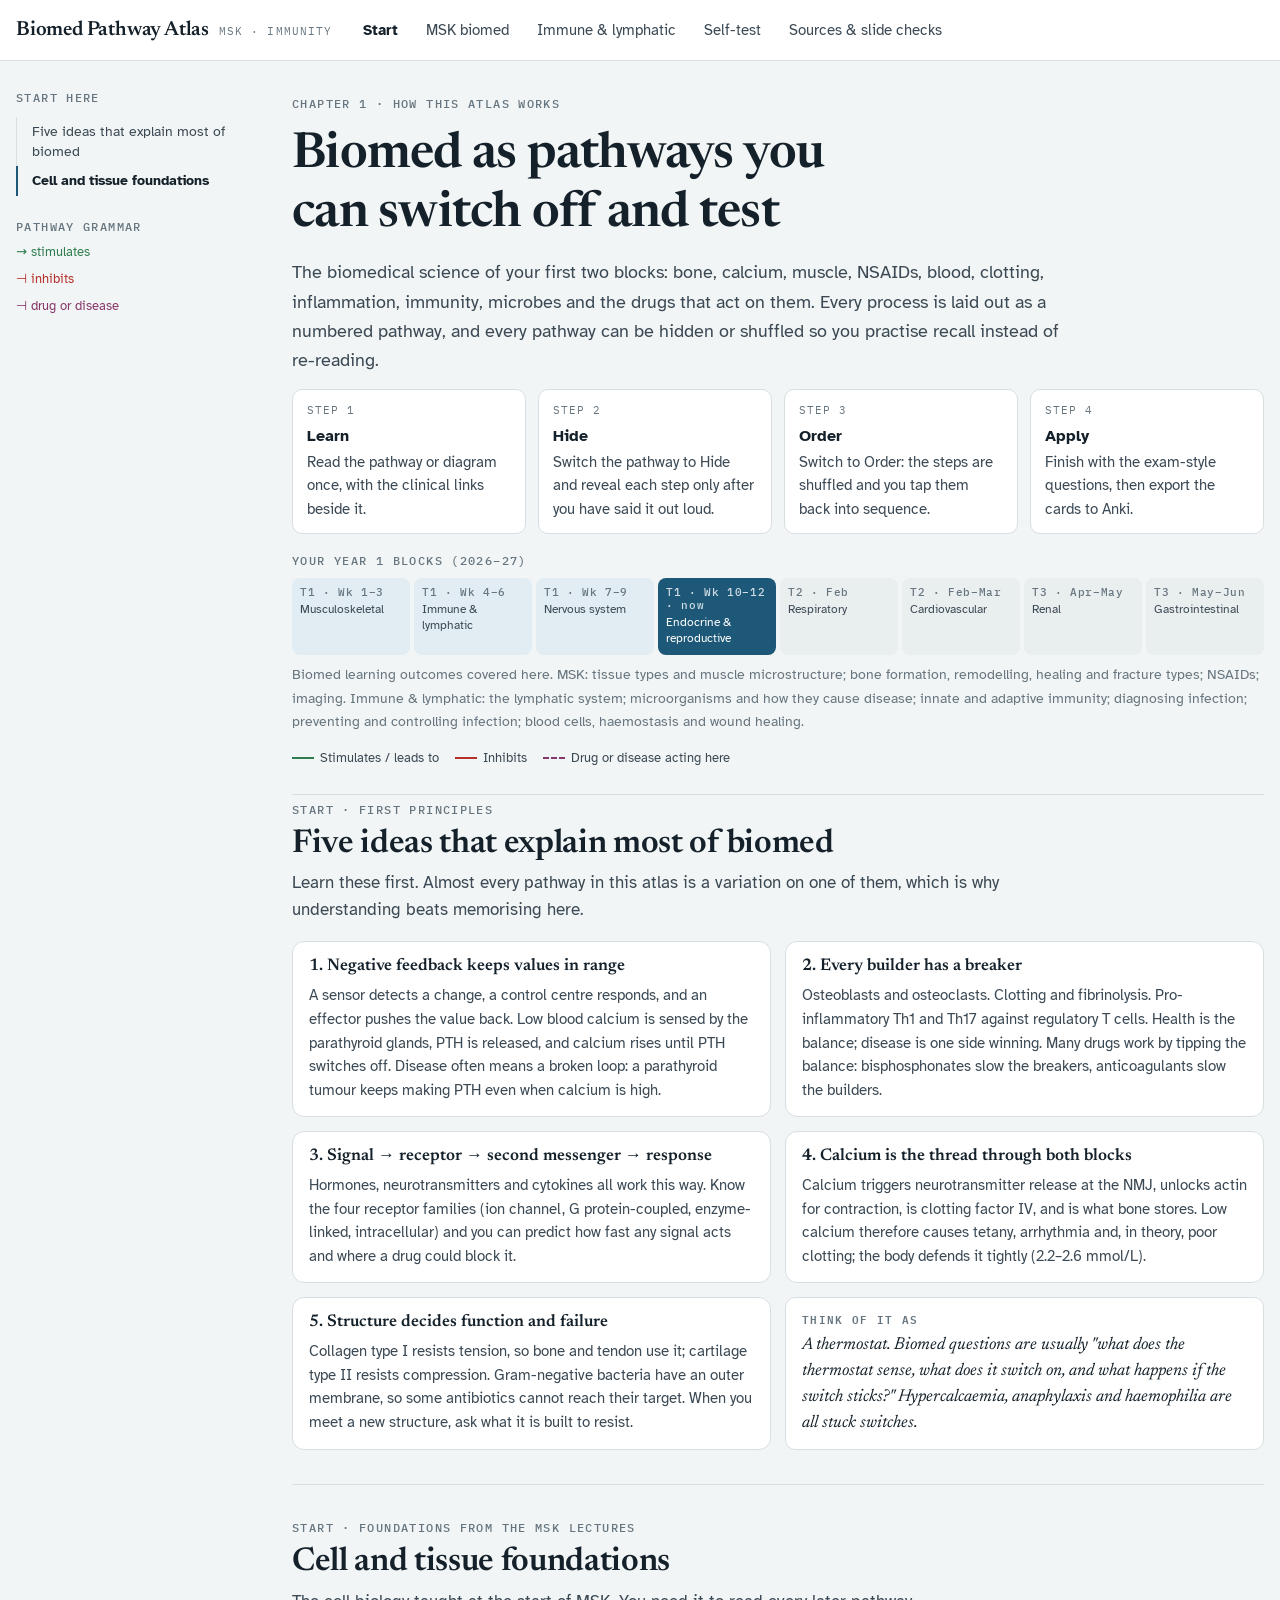
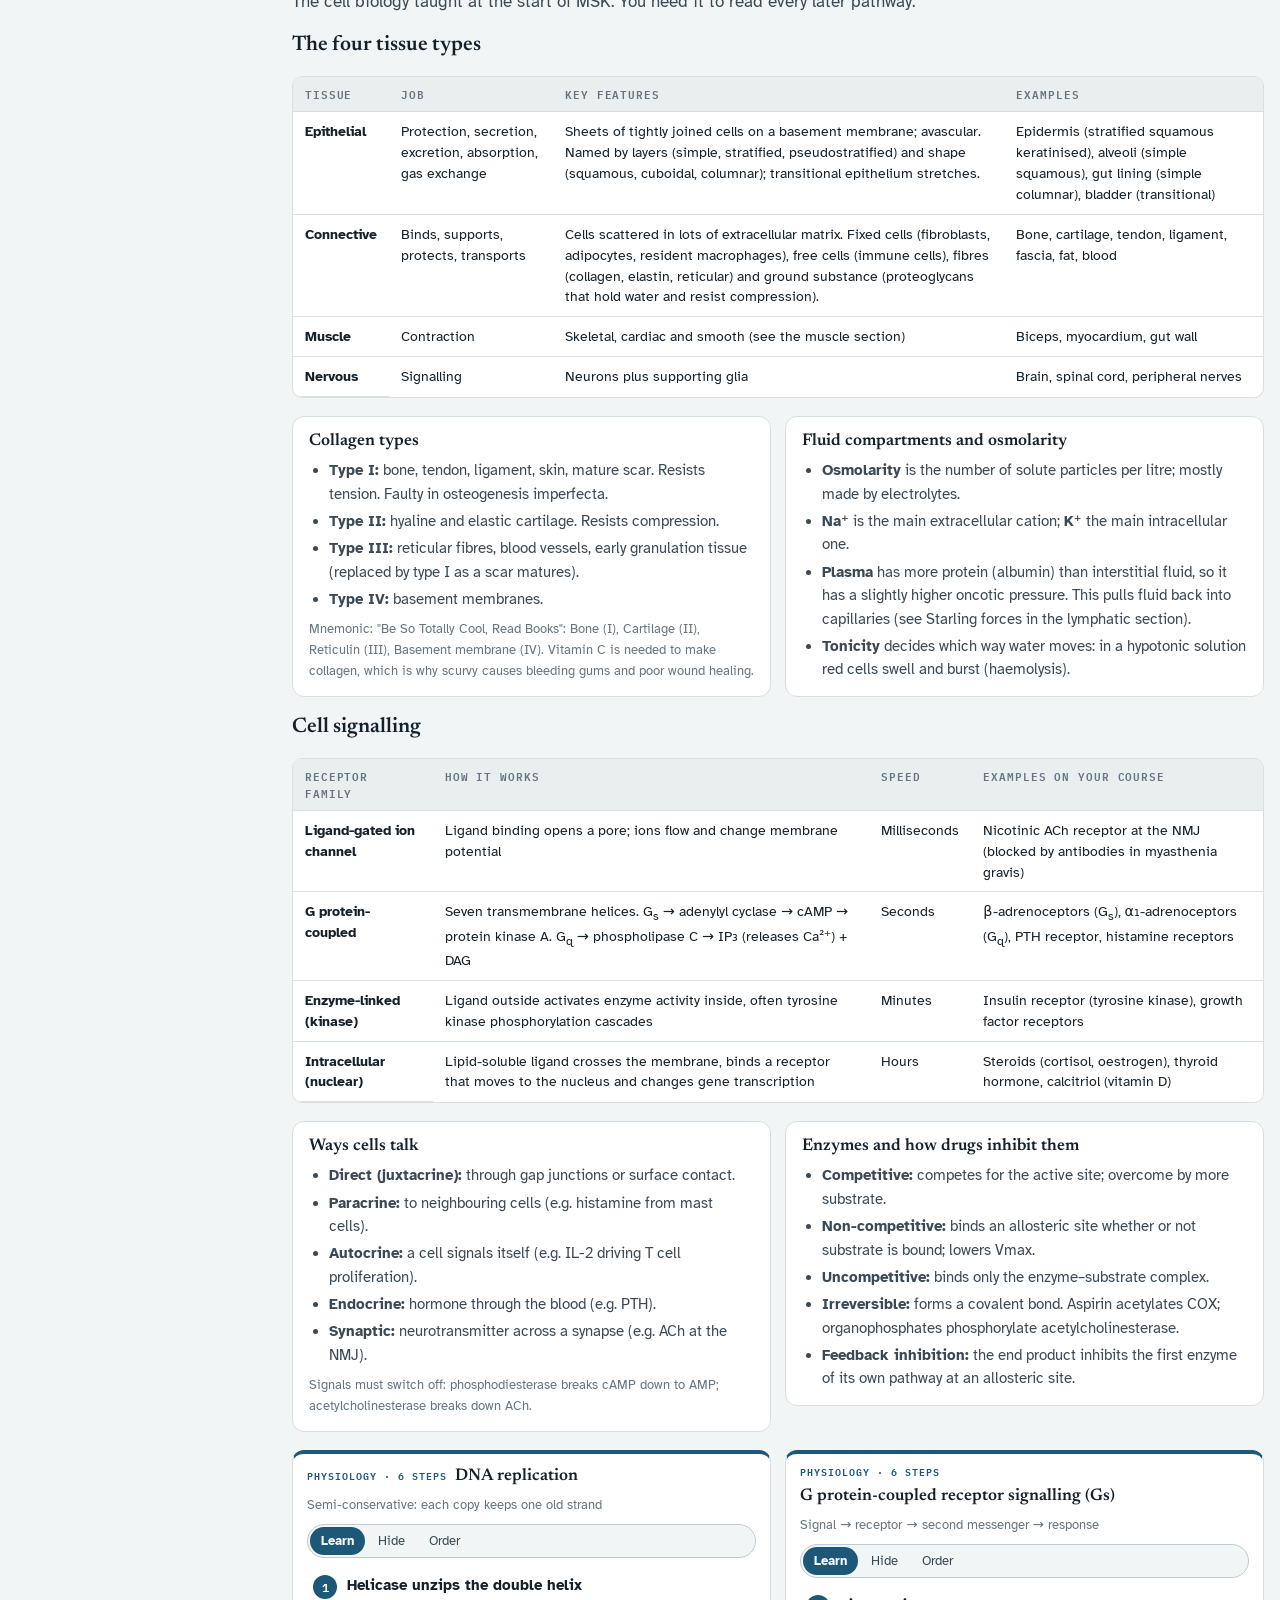
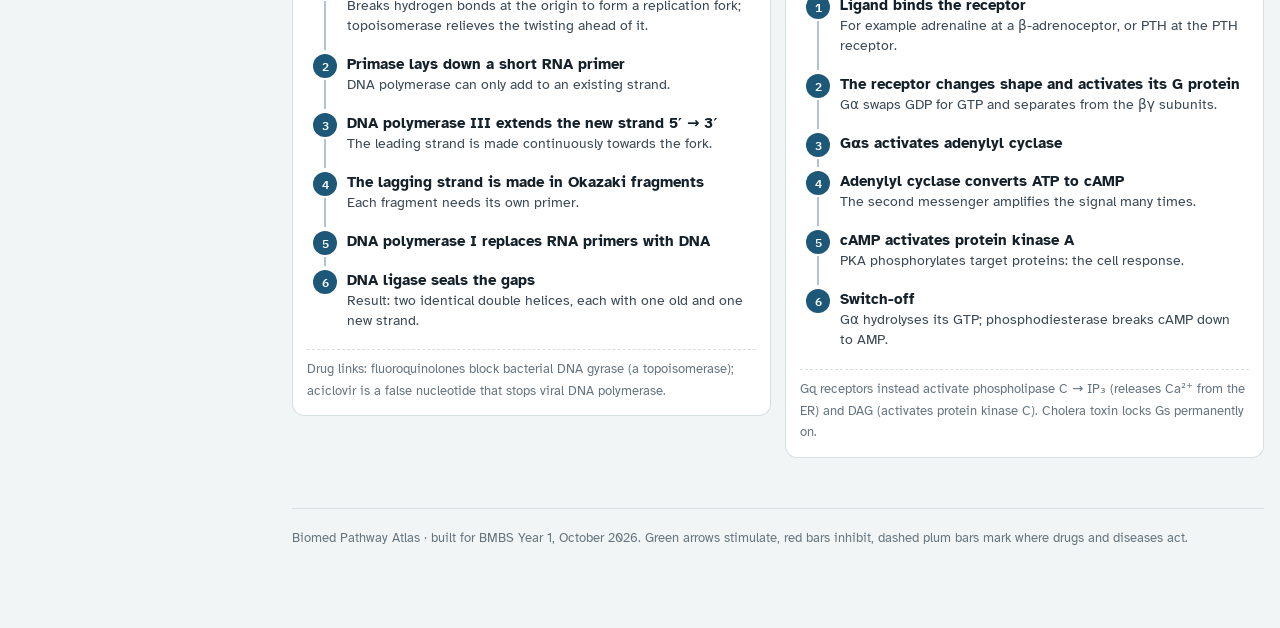
<file: biomed-pathway-atlas.html>
<!DOCTYPE html>
<html lang="en-GB">
<head>
<meta charset="utf-8">
<meta name="viewport" content="width=device-width, initial-scale=1, viewport-fit=cover">
<style>:root{color-scheme:light}body{margin:0}img{max-width:100%}[hidden]{display:none!important}</style>
<title>Biomed Pathway Atlas</title>
<link rel="preconnect" href="https://fonts.googleapis.com">
<link rel="preconnect" href="https://fonts.gstatic.com" crossorigin>
<link rel="stylesheet" href="https://fonts.googleapis.com/css2?family=Newsreader:ital,opsz,wght@0,6..72,400..700;1,6..72,400..600&family=Atkinson+Hyperlegible:ital,wght@0,400;0,700;1,400&family=IBM+Plex+Mono:wght@400;500;600&display=swap">
<style>
/* Layout concept: companion to the Limb Anatomy Atlas. Same atlas plate system (sticky chapter tabs, left index rail,
   72ch reading column, full-width plates). Biomed adds a pathway grammar: green arrows stimulate, red bars inhibit,
   plum marks a drug or disease acting on the pathway. */
:root{
  --bg:#F2F5F5; --paper:#FFFFFF; --sunk:#E9EEEF;
  --ink:#15212A; --ink-2:#3B4954; --muted:#66757F; --line:#D7DFE2; --line-2:#BFCBD0;
  --accent:#1D5878; --accent-ink:#164A66; --accent-tint:#E1EDF3;
  --artery:#B5302A; --artery-tint:#F8E3E0;
  --vein:#2C5CA6; --vein-tint:#E1E9F7;
  --nerve:#D29E0A; --nerve-ink:#755600; --nerve-tint:#FCF2D2;
  --lymph:#2E8455; --lymph-tint:#DFF0E6;
  --muscle:#A3463B; --muscle-tint:#F4E2DE;
  --bone:#EFE8D8; --bone-line:#7E7258; --bone-detail:#B3A584; --bone-art:#F8F4EA;
  --clin:#86386A; --clin-tint:#F6E6F0;
  --warn:#A9531C; --warn-tint:#FBEADF;
  --ok:#2E7D4F;
  --shadow:0 1px 2px rgba(21,33,42,.06),0 4px 14px rgba(21,33,42,.05);
  --font-display:"Newsreader","Iowan Old Style","Palatino Linotype",Georgia,serif;
  --font-body:"Atkinson Hyperlegible",system-ui,-apple-system,"Segoe UI",Roboto,sans-serif;
  --font-mono:"IBM Plex Mono",ui-monospace,SFMono-Regular,Menlo,Consolas,monospace;
  --r:10px;
}
@media (prefers-color-scheme: dark){:root:not([data-theme="light"]){
  --bg:#0F1518; --paper:#162026; --sunk:#1B262C;
  --ink:#E4EBEE; --ink-2:#BAC7CD; --muted:#8B9BA3; --line:#28353C; --line-2:#36454D;
  --accent:#7DB7D8; --accent-ink:#A2CCE5; --accent-tint:#1A3141;
  --artery:#EA6A5F; --artery-tint:#3A1E1C;
  --vein:#76A1E8; --vein-tint:#1B2A41;
  --nerve:#E8C24E; --nerve-ink:#F1D684; --nerve-tint:#3A3117;
  --lymph:#62C38D; --lymph-tint:#16321F;
  --muscle:#DB7C70; --muscle-tint:#3A2220;
  --bone:#3B372D; --bone-line:#C9BC9E; --bone-detail:#8F8469; --bone-art:#1E2328;
  --clin:#DE92C0; --clin-tint:#36202E;
  --warn:#F0995D; --warn-tint:#3A2516;
  --ok:#6CCB93;
  --shadow:0 1px 2px rgba(0,0,0,.3),0 4px 14px rgba(0,0,0,.25);
  color-scheme:dark;
}}
:root[data-theme="dark"]{
  --bg:#0F1518; --paper:#162026; --sunk:#1B262C;
  --ink:#E4EBEE; --ink-2:#BAC7CD; --muted:#8B9BA3; --line:#28353C; --line-2:#36454D;
  --accent:#7DB7D8; --accent-ink:#A2CCE5; --accent-tint:#1A3141;
  --artery:#EA6A5F; --artery-tint:#3A1E1C;
  --vein:#76A1E8; --vein-tint:#1B2A41;
  --nerve:#E8C24E; --nerve-ink:#F1D684; --nerve-tint:#3A3117;
  --lymph:#62C38D; --lymph-tint:#16321F;
  --muscle:#DB7C70; --muscle-tint:#3A2220;
  --bone:#3B372D; --bone-line:#C9BC9E; --bone-detail:#8F8469; --bone-art:#1E2328;
  --clin:#DE92C0; --clin-tint:#36202E;
  --warn:#F0995D; --warn-tint:#3A2516;
  --ok:#6CCB93;
  --shadow:0 1px 2px rgba(0,0,0,.3),0 4px 14px rgba(0,0,0,.25);
  color-scheme:dark;
}
*{box-sizing:border-box}
html{scroll-padding-top:calc(env(safe-area-inset-top,0px) + 76px)}
body{background:var(--bg);color:var(--ink);font-family:var(--font-body);font-size:16px;line-height:1.6;-webkit-font-smoothing:antialiased;text-rendering:optimizeLegibility}
body::before{content:"";position:fixed;inset:0 0 auto;height:env(safe-area-inset-top,0px);z-index:40;background:var(--paper)}
a{color:var(--accent-ink);text-underline-offset:2px}
a:hover{color:var(--accent)}
:focus-visible{outline:2px solid var(--accent);outline-offset:2px;border-radius:4px}
h1,h2,h3,h4{font-family:var(--font-display);font-weight:600;line-height:1.18;text-wrap:balance;color:var(--ink);margin:0}
h1{font-size:clamp(2rem,4.6vw,3.1rem);letter-spacing:-.015em}
h2{font-size:clamp(1.55rem,3vw,2.05rem);letter-spacing:-.01em}
h3{font-size:1.32rem}
h4{font-size:1.08rem}
p{margin:0}
em.lat,.lat{font-family:var(--font-display);font-style:italic;font-size:1.06em}
.mono{font-family:var(--font-mono);font-size:.88em}
.eyebrow{font-family:var(--font-mono);font-size:.72rem;letter-spacing:.12em;text-transform:uppercase;color:var(--muted);font-weight:500}
.muted{color:var(--muted)}
.small{font-size:.9rem}
ul,ol{margin:0;padding-left:1.25em}
li+li{margin-top:.25em}
strong{font-weight:700}

/* ---------- top bar ---------- */
.topbar{position:sticky;top:env(safe-area-inset-top,0px);z-index:30;background:var(--paper);border-bottom:1px solid var(--line);
  padding-left:max(16px,env(safe-area-inset-left,0px));padding-right:max(16px,env(safe-area-inset-right,0px))}
.topbar-inner{max-width:1280px;margin:0 auto;display:flex;align-items:center;gap:18px;min-height:60px}
.brand{display:flex;align-items:baseline;gap:10px;white-space:nowrap;text-decoration:none;color:var(--ink)}
.brand b{font-family:var(--font-display);font-size:1.28rem;font-weight:600;letter-spacing:-.01em}
.brand span{font-family:var(--font-mono);font-size:.68rem;color:var(--muted);letter-spacing:.1em;text-transform:uppercase}
.tabs{display:flex;gap:2px;overflow-x:auto;scrollbar-width:none;flex:1;min-width:0}
.tabs::-webkit-scrollbar{display:none}
.tab{appearance:none;border:0;background:none;font:inherit;font-size:.95rem;color:var(--ink-2);padding:8px 13px;border-radius:8px;cursor:pointer;white-space:nowrap;position:relative}
.tab:hover{background:var(--sunk);color:var(--ink)}
.tab[aria-selected="true"]{color:var(--ink);font-weight:700}
.tab[aria-selected="true"]::after{content:"";position:absolute;left:13px;right:13px;bottom:-11px;height:3px;border-radius:3px;background:var(--accent)}
@media (max-width:720px){.brand span{display:none}.topbar-inner{gap:10px}.tab{padding:8px 10px;font-size:.9rem}}

/* ---------- layout ---------- */
.layout{max-width:1280px;margin:0 auto;display:grid;grid-template-columns:232px minmax(0,1fr);gap:44px;
  padding-left:max(16px,env(safe-area-inset-left,0px));padding-right:max(16px,env(safe-area-inset-right,0px));padding-block:28px 80px}
.rail{position:sticky;top:calc(env(safe-area-inset-top,0px) + 84px);align-self:start;max-height:calc(100vh - 110px);overflow:auto;padding-right:6px;font-size:.9rem}
.rail .eyebrow{display:block;margin-bottom:10px}
.rail ol{list-style:none;padding:0;margin:0;border-left:1px solid var(--line)}
.rail li{margin:0}
.rail a{display:block;padding:5px 0 5px 14px;margin-left:-1px;border-left:2px solid transparent;color:var(--ink-2);text-decoration:none;line-height:1.35}
.rail a:hover{color:var(--ink)}
.rail a.on{border-left-color:var(--accent);color:var(--ink);font-weight:700}
.rail .legend-mini{margin-top:22px;display:grid;gap:6px;font-size:.82rem;color:var(--muted)}
main{min-width:0}
.mobile-toc{display:none;margin-bottom:18px}
.mobile-toc select{width:100%;font:inherit;padding:10px 12px;border-radius:8px;border:1px solid var(--line-2);background:var(--paper);color:var(--ink)}
@media (max-width:960px){.layout{grid-template-columns:minmax(0,1fr);gap:0}.rail{display:none}.mobile-toc{display:block}}

.panel[hidden]{display:none!important}
.sec{padding-top:34px;margin-top:34px;border-top:1px solid var(--line);display:grid;grid-template-columns:minmax(0,1fr);gap:18px}
.sec:first-of-type{border-top:0;margin-top:0;padding-top:0}
.sec > header{display:grid;gap:6px}
.sec > header p{color:var(--ink-2);max-width:70ch;font-size:1.04rem}
.prose{max-width:72ch;display:grid;gap:12px}
.sub{display:grid;grid-template-columns:minmax(0,1fr);gap:12px;margin-top:8px;min-width:0}
.sub > h3{margin-top:10px}

/* ---------- chapter opener ---------- */
.opener{display:grid;grid-template-columns:minmax(0,1fr);gap:14px;padding:6px 0 26px;border-bottom:1px solid var(--line);margin-bottom:6px}
.opener p.lede{font-size:1.14rem;color:var(--ink-2);max-width:66ch}
.chips{display:flex;flex-wrap:wrap;gap:8px}
.key{display:inline-flex;align-items:center;gap:7px;font-size:.84rem;color:var(--ink-2);padding:4px 10px 4px 8px;border:1px solid var(--line);border-radius:999px;background:var(--paper)}
.key i{width:18px;height:6px;border-radius:3px;display:inline-block}
.k-art i{background:var(--artery)} .k-vein i{background:var(--vein)} .k-nerve i{background:var(--nerve)} .k-lymph i{background:var(--lymph)} .k-musc i{background:var(--muscle)} .k-bone i{background:var(--bone);border:1px solid var(--bone-line)}

/* timeline strip */
.blocks{display:grid;grid-template-columns:repeat(8,minmax(0,1fr));gap:4px;margin-top:4px}
.blk{padding:8px 8px 9px;border-radius:8px;background:var(--sunk);font-size:.78rem;line-height:1.25;color:var(--ink-2);min-width:0}
.blk b{display:block;font-family:var(--font-mono);font-size:.66rem;font-weight:500;letter-spacing:.06em;color:var(--muted);margin-bottom:3px}
.blk.done{background:var(--accent-tint)}
.blk.now{background:var(--accent);color:#fff}
.blk.now b{color:rgba(255,255,255,.8)}
:root[data-theme="dark"] .blk.now{color:#0F1518} :root[data-theme="dark"] .blk.now b{color:rgba(15,21,24,.75)}
@media (prefers-color-scheme: dark){:root:not([data-theme="light"]) .blk.now{color:#0F1518}:root:not([data-theme="light"]) .blk.now b{color:rgba(15,21,24,.75)}}
@media (max-width:720px){.blocks{grid-template-columns:repeat(4,minmax(0,1fr))}}

.howto{display:grid;grid-template-columns:repeat(4,minmax(0,1fr));gap:12px;counter-reset:step}
.howto div{background:var(--paper);border:1px solid var(--line);border-radius:var(--r);padding:12px 14px;font-size:.92rem;color:var(--ink-2)}
.howto div b{display:block;color:var(--ink);font-size:.98rem;margin-bottom:2px}
.howto div::before{counter-increment:step;content:"Step " counter(step);display:block;font-family:var(--font-mono);font-size:.68rem;letter-spacing:.1em;text-transform:uppercase;color:var(--muted);margin-bottom:4px}
@media (max-width:820px){.howto{grid-template-columns:repeat(2,minmax(0,1fr))}}

/* ---------- callouts ---------- */
.note{border-radius:var(--r);padding:12px 16px 13px;font-size:.95rem;display:grid;gap:5px;border:1px solid transparent;max-width:78ch}
.note > .tag{font-family:var(--font-mono);font-size:.68rem;font-weight:600;letter-spacing:.12em;text-transform:uppercase}
.note.clin{background:var(--clin-tint);border-color:color-mix(in srgb,var(--clin) 30%,transparent)} .note.clin>.tag{color:var(--clin)}
.note.exam{background:var(--accent-tint);border-color:color-mix(in srgb,var(--accent) 28%,transparent)} .note.exam>.tag{color:var(--accent-ink)}
.note.think{background:var(--paper);border-color:var(--line)} .note.think>.tag{color:var(--muted)}
.note.think p{font-family:var(--font-display);font-size:1.08rem;font-style:italic;line-height:1.5}
.note.fix{background:var(--warn-tint);border-color:color-mix(in srgb,var(--warn) 30%,transparent)} .note.fix>.tag{color:var(--warn)}
.notes{display:grid;grid-template-columns:repeat(auto-fit,minmax(min(100%,300px),1fr));gap:12px;align-items:start}
.notes .note{max-width:none}

/* ---------- tags ---------- */
.rt{font-family:var(--font-mono);font-size:.78rem;font-weight:500;padding:1px 6px;border-radius:5px;background:var(--sunk);color:var(--ink-2);white-space:nowrap}
.tn{color:var(--nerve-ink);font-weight:700} .ta{color:var(--artery);font-weight:700} .tv{color:var(--vein);font-weight:700} .tl{color:var(--lymph);font-weight:700}
.dot{display:inline-block;width:9px;height:9px;border-radius:50%;vertical-align:baseline;margin-right:4px}
.d-a{background:var(--artery)} .d-v{background:var(--vein)} .d-n{background:var(--nerve)} .d-l{background:var(--lymph)}

/* ---------- tables ---------- */
.tbl-wrap{overflow-x:auto;border:1px solid var(--line);border-radius:var(--r);background:var(--paper)}
table{border-collapse:collapse;width:100%;font-size:.9rem;line-height:1.45}
th,td{text-align:left;vertical-align:top;padding:9px 12px;border-bottom:1px solid var(--line)}
thead th{font-family:var(--font-mono);font-size:.7rem;font-weight:600;letter-spacing:.08em;text-transform:uppercase;color:var(--muted);background:var(--sunk);position:sticky;top:0}
tbody tr:last-child td{border-bottom:0}
tbody th{font-weight:700;color:var(--ink)}
td.nowrap,th.nowrap{white-space:nowrap}
tr.grp td{background:var(--sunk);font-family:var(--font-mono);font-size:.72rem;letter-spacing:.08em;text-transform:uppercase;color:var(--ink-2);font-weight:600;padding:6px 12px}
.tbl-tools{display:flex;flex-wrap:wrap;gap:10px;align-items:center}
.search{flex:1;min-width:200px;max-width:380px;font:inherit;font-size:.95rem;padding:9px 12px;border:1px solid var(--line-2);border-radius:8px;background:var(--paper);color:var(--ink)}
.pill-btns{display:flex;flex-wrap:wrap;gap:6px}
.pbtn{appearance:none;font:inherit;font-size:.84rem;padding:6px 11px;border-radius:999px;border:1px solid var(--line-2);background:var(--paper);color:var(--ink-2);cursor:pointer}
.pbtn:hover{border-color:var(--accent);color:var(--ink)}
.pbtn[aria-pressed="true"]{background:var(--accent);border-color:var(--accent);color:var(--paper)}

/* ---------- figures ---------- */
.plate{background:var(--paper);border:1px solid var(--line);border-radius:14px;padding:16px;display:grid;grid-template-columns:minmax(0,1fr);gap:12px;box-shadow:var(--shadow)}
.plate-head{display:flex;flex-wrap:wrap;gap:10px 16px;align-items:baseline;justify-content:space-between}
.plate-head h3{font-size:1.2rem}
.plate-head .cap{color:var(--muted);font-size:.86rem}
.scroll-x{overflow-x:auto;-webkit-overflow-scrolling:touch}
svg text{font-family:var(--font-body)}
.fig-grid{display:grid;grid-template-columns:minmax(0,1.05fr) minmax(0,1fr);gap:18px;align-items:start}
@media (max-width:820px){.fig-grid{grid-template-columns:minmax(0,1fr)}}
.bone-fig{display:flex;justify-content:center;background:var(--bone-art);border-radius:10px;padding:8px}
.bone-fig svg{width:100%;height:auto;max-height:640px}
.bone{fill:var(--bone);stroke:var(--bone-line);stroke-width:1.6;stroke-linejoin:round}
.bone-d{fill:none;stroke:var(--bone-detail);stroke-width:1.3;stroke-linecap:round}
.bone-dd{fill:none;stroke:var(--bone-detail);stroke-width:1.2;stroke-dasharray:4 3}
.bone-f{fill:var(--bone-detail);fill-opacity:.32;stroke:var(--bone-detail);stroke-width:1}
.bone-art{fill:var(--paper);fill-opacity:.55;stroke:var(--bone-line);stroke-width:1}
.bone-lbl{font-size:11px;fill:var(--muted);font-family:var(--font-mono);letter-spacing:.06em}
.mk circle{fill:var(--accent);stroke:var(--paper);stroke-width:1.5;cursor:pointer;transition:r .12s}
.mk text{fill:var(--paper);font-size:10px;font-weight:700;text-anchor:middle;dominant-baseline:central;pointer-events:none;font-family:var(--font-mono)}
.mk.on circle{fill:var(--clin);r:12}
.mk.dim{opacity:.35}
.legend{list-style:none;padding:0;margin:0;display:grid;gap:2px;font-size:.9rem;max-height:520px;overflow:auto;border:1px solid var(--line);border-radius:10px}
.legend li{margin:0;display:grid;grid-template-columns:26px minmax(0,1fr);gap:8px;padding:6px 10px;cursor:pointer;border-bottom:1px solid var(--line)}
.legend li:last-child{border-bottom:0}
.legend li:hover,.legend li.on{background:var(--accent-tint)}
.legend li .n{font-family:var(--font-mono);font-size:.76rem;font-weight:600;color:var(--accent-ink);padding-top:2px}
.legend li .nm{font-weight:700}
.legend li .inf{display:none;color:var(--ink-2);font-size:.86rem;margin-top:2px}
.legend li.on .inf{display:block}
.legend li.off{opacity:.45}
.legend.quiz li .nm{filter:blur(5px);user-select:none}
.legend.quiz li.rev .nm{filter:none}
.legend.quiz li .inf{display:none!important}
.legend.quiz li.rev .inf{display:block!important}
.fig-tools{display:flex;flex-wrap:wrap;gap:8px;align-items:center;justify-content:space-between}

/* trees */
.tree-box{display:grid;grid-template-columns:minmax(0,1fr);gap:10px}
.tree-svg{display:block}
.tnode rect{stroke-width:1.4;cursor:pointer}
.tnode text{font-size:13px;font-weight:700;fill:var(--ink);pointer-events:none}
.tnode text.s{font-size:10.5px;font-weight:500;fill:var(--muted);font-family:var(--font-mono)}
.tnode:focus-visible rect{stroke-width:3}
.tnode.on rect{stroke-width:3}
.tlink{fill:none;stroke-width:2;opacity:.75}
.tdetail{border:1px dashed var(--line-2);border-radius:10px;padding:10px 14px;font-size:.92rem;color:var(--ink-2);min-height:46px;background:var(--bg)}
.tdetail b{color:var(--ink)}

/* course / pathway */
.courses{display:grid;grid-template-columns:repeat(auto-fit,minmax(min(100%,330px),1fr));gap:14px;align-items:start}
.course-card{background:var(--paper);border:1px solid var(--line);border-radius:12px;padding:14px 16px;display:grid;gap:8px}
.course-card h4{display:flex;flex-wrap:wrap;align-items:baseline;gap:8px}
.course{list-style:none;padding:0;margin:4px 0 0;position:relative}
.course li{position:relative;padding:0 0 12px 26px;margin:0;font-size:.9rem;color:var(--ink-2)}
.course li::before{content:"";position:absolute;left:7px;top:6px;bottom:-6px;width:3px;background:var(--line-c,var(--nerve));border-radius:2px}
.course li:last-child::before{display:none}
.course li::after{content:"";position:absolute;left:2px;top:4px;width:13px;height:13px;border-radius:50%;background:var(--paper);border:3px solid var(--line-c,var(--nerve));box-sizing:border-box}
.course li b{color:var(--ink);display:block;font-size:.92rem}
.course li .risk{display:inline-block;margin-top:3px;font-size:.78rem;font-family:var(--font-mono);color:var(--clin);background:var(--clin-tint);padding:1px 7px;border-radius:5px}
.c-nerve{--line-c:var(--nerve)} .c-art{--line-c:var(--artery)} .c-vein{--line-c:var(--vein)} .c-lymph{--line-c:var(--lymph)}

/* plexus */
.plx text{font-size:13px;fill:var(--ink)}
.plx .hdr{font-family:var(--font-mono);font-size:11px;letter-spacing:.12em;fill:var(--muted);text-anchor:middle}
.plx .box rect{fill:var(--nerve-tint);stroke:var(--nerve);stroke-width:1.5}
.plx .box.term rect{fill:var(--paper);stroke:var(--nerve);stroke-width:2}
.plx .box.term{cursor:pointer}
.plx .box text{text-anchor:middle;dominant-baseline:central;font-weight:700}
.plx .box text.r{font-family:var(--font-mono);font-size:10.5px;font-weight:500;fill:var(--muted)}
.plx .chip rect{fill:var(--paper);stroke:var(--line-2);stroke-width:1}
.plx .chip text{font-size:11px;fill:var(--ink-2);text-anchor:middle;dominant-baseline:central}
.plx .e{fill:none;stroke:var(--nerve);stroke-width:4;stroke-linecap:round;opacity:.55}
.plx .e.halo{stroke:var(--paper);stroke-width:9;opacity:1}
.plx .stub{fill:none;stroke:var(--line-2);stroke-width:1.4}
.plx.hl .e{opacity:.12}
.plx.hl .e.on{opacity:1;stroke:var(--nerve-ink);stroke-width:5}
.plx.hl .box{opacity:.35}
.plx.hl .box.on{opacity:1}
.plx .e.halo{opacity:1!important}

/* region diagrams */
.regions{display:grid;grid-template-columns:repeat(auto-fit,minmax(min(100%,420px),1fr));gap:16px;align-items:start}
.region{background:var(--paper);border:1px solid var(--line);border-radius:14px;padding:16px;display:grid;gap:10px}
.region svg{width:100%;height:auto;max-height:340px;background:var(--bone-art);border-radius:10px}
.region dl{display:grid;grid-template-columns:max-content minmax(0,1fr);gap:4px 12px;margin:0;font-size:.9rem}
.region dt{font-family:var(--font-mono);font-size:.7rem;letter-spacing:.08em;text-transform:uppercase;color:var(--muted);padding-top:3px}
.region dd{margin:0;color:var(--ink-2)}
.rg text{font-size:12px;fill:var(--ink)}
.rg .lbl{font-size:11.5px;fill:var(--ink-2)}
.rg .hd{font-family:var(--font-mono);font-size:10px;letter-spacing:.1em;fill:var(--muted)}
.rg .m{fill:var(--muscle-tint);stroke:var(--muscle);stroke-width:1.4}
.rg .b{fill:var(--bone);stroke:var(--bone-line);stroke-width:1.4}
.rg .lig{fill:none;stroke:var(--ink-2);stroke-width:3;stroke-linecap:round}
.rg .tend{fill:var(--paper);stroke:var(--muscle);stroke-width:1.4}
.rg .nv{stroke:var(--nerve);fill:var(--nerve)} .rg .ar{stroke:var(--artery);fill:var(--artery)} .rg .vn{stroke:var(--vein);fill:var(--vein)} .rg .ly{stroke:var(--lymph);fill:var(--lymph)}
.rg path.nv,.rg path.ar,.rg path.vn,.rg path.ly{fill:none}
.rg .skin{fill:var(--paper);stroke:var(--line-2);stroke-width:1.2}
.rg .ghost{fill:none;stroke:var(--line-2);stroke-width:1.2;stroke-dasharray:5 4}

/* systems */
.sys-wrap{display:grid;grid-template-columns:300px minmax(0,1fr);gap:22px;align-items:start}
@media (max-width:860px){.sys-wrap{grid-template-columns:minmax(0,1fr)}}
.body-map{position:sticky;top:calc(env(safe-area-inset-top,0px) + 84px);background:var(--paper);border:1px solid var(--line);border-radius:14px;padding:12px;display:grid;gap:6px}
@media (max-width:860px){
  .body-map{top:calc(env(safe-area-inset-top,0px) + 62px);z-index:5;grid-template-columns:auto minmax(0,1fr);align-items:center;padding:8px 12px;box-shadow:var(--shadow)}
  .body-map svg{height:min(24vh,190px);width:auto}
  .body-map .cap{text-align:left}
}
.body-map svg{width:100%;height:auto}
.body-map .cap{font-size:.82rem;color:var(--muted);text-align:center}
.org{transition:opacity .2s}
.body-map.focus .org{opacity:.12}
.body-map.focus .org.on{opacity:1}
.sys-grid{display:grid;grid-template-columns:repeat(auto-fill,minmax(min(100%,260px),1fr));gap:12px}
.sys{background:var(--paper);border:1px solid var(--line);border-radius:12px;padding:13px 15px 14px;display:grid;gap:6px;cursor:pointer;text-align:left;font:inherit;color:inherit;align-content:start}
.sys:hover{border-color:var(--line-2)}
.sys.on{border-color:var(--accent);box-shadow:0 0 0 2px var(--accent-tint)}
.sys h3{font-size:1.12rem;display:flex;justify-content:space-between;gap:8px;align-items:baseline}
.sys h3 .blkname{font-family:var(--font-mono);font-size:.62rem;font-weight:500;letter-spacing:.08em;text-transform:uppercase;color:var(--muted);white-space:nowrap}
.sys .job{font-size:.92rem;color:var(--ink-2)}
.sys .parts{font-size:.85rem;color:var(--ink-2)}
.sys .parts b{color:var(--ink);font-weight:700}
.sys .an{font-family:var(--font-display);font-style:italic;font-size:.98rem;color:var(--ink-2);border-top:1px solid var(--line);padding-top:6px}
.sys .ll{font-size:.82rem;color:var(--muted)}

.flow{display:grid;grid-template-columns:repeat(auto-fit,minmax(min(100%,190px),1fr));gap:10px;counter-reset:fl}
.flow > div{position:relative;background:var(--paper);border:1px solid var(--line);border-radius:10px;padding:10px 12px;font-size:.88rem;color:var(--ink-2)}
.flow > div b{display:block;color:var(--ink);font-size:.92rem}
.flow > div::before{counter-increment:fl;content:counter(fl,decimal-leading-zero);font-family:var(--font-mono);font-size:.68rem;color:var(--muted);display:block}

.twocol{display:grid;grid-template-columns:repeat(auto-fit,minmax(min(100%,320px),1fr));gap:14px;align-items:start}
.card{background:var(--paper);border:1px solid var(--line);border-radius:12px;padding:14px 16px;display:grid;gap:8px;align-content:start}
.card h4{font-size:1.06rem}
.card p,.card li{font-size:.92rem;color:var(--ink-2)}
.card .meta{font-size:.82rem;color:var(--muted)}

/* quiz */
.qz{display:grid;grid-template-columns:minmax(0,1fr);gap:14px}
.qz-bar{display:flex;flex-wrap:wrap;gap:10px;align-items:center;justify-content:space-between}
.qz-score{font-family:var(--font-mono);font-size:.85rem;color:var(--ink-2)}
.q{background:var(--paper);border:1px solid var(--line);border-radius:12px;padding:16px;display:grid;gap:10px}
.q .qhead{display:flex;gap:8px;flex-wrap:wrap;align-items:center}
.q .qtype{font-family:var(--font-mono);font-size:.66rem;letter-spacing:.1em;text-transform:uppercase;padding:2px 7px;border-radius:5px;background:var(--sunk);color:var(--ink-2)}
.q .stem{font-size:1rem;max-width:75ch}
.opts{display:grid;gap:6px}
.opt{appearance:none;text-align:left;font:inherit;font-size:.95rem;padding:9px 12px;border:1px solid var(--line-2);border-radius:8px;background:var(--paper);color:var(--ink);cursor:pointer;display:flex;gap:10px}
.opt span.l{font-family:var(--font-mono);font-weight:600;color:var(--muted)}
.opt:hover{border-color:var(--accent)}
.opt.right{border-color:var(--ok);background:color-mix(in srgb,var(--ok) 12%,var(--paper))}
.opt.wrong{border-color:var(--artery);background:var(--artery-tint)}
.opt[disabled]{cursor:default}
.vsaq{display:flex;gap:8px;flex-wrap:wrap}
.vsaq input{flex:1;min-width:180px;font:inherit;padding:9px 12px;border:1px solid var(--line-2);border-radius:8px;background:var(--paper);color:var(--ink)}
.btn{appearance:none;font:inherit;font-size:.92rem;font-weight:700;padding:9px 14px;border-radius:8px;border:1px solid var(--accent);background:var(--accent);color:var(--paper);cursor:pointer}
.btn.ghost{background:var(--paper);color:var(--accent-ink)}
.btn:hover{filter:brightness(1.06)}
.expl{border-top:1px solid var(--line);padding-top:9px;font-size:.92rem;color:var(--ink-2);display:grid;gap:4px}
.expl .verdict{font-weight:700}
.expl .verdict.ok{color:var(--ok)} .expl .verdict.no{color:var(--artery)}

.srcs{display:grid;gap:8px;font-size:.92rem}
.srcs li{color:var(--ink-2)}
.fixes{display:grid;gap:10px}
.fixes .note{max-width:none}
footer.foot{margin-top:50px;padding-top:18px;border-top:1px solid var(--line);font-size:.84rem;color:var(--muted)}
@media (max-width:860px){.body-map svg{width:auto;height:min(24vh,190px)}}
@media (max-width:560px){.brand{display:none}}
@media (prefers-reduced-motion: reduce){*{transition:none!important;animation:none!important}}
</style>
</head>
<body>

<style>
:root{--stim:#2E7D4F;--inhib:#B5302A;--drug:#86386A;--pw-bone:#8C7A52;--pw-musc:#A3463B;--pw-blood:#B5302A;--pw-imm:#2E8455;--pw-micro:#6A4FA3;--pw-drug:#86386A;--pw-gen:#1D5878}
@media (prefers-color-scheme: dark){:root:not([data-theme="light"]){--stim:#6CCB93;--inhib:#EA6A5F;--drug:#DE92C0;--pw-bone:#CDBE99;--pw-musc:#DB7C70;--pw-blood:#EA6A5F;--pw-imm:#62C38D;--pw-micro:#B39BEA;--pw-drug:#DE92C0;--pw-gen:#7DB7D8}}
:root[data-theme="dark"]{--stim:#6CCB93;--inhib:#EA6A5F;--drug:#DE92C0;--pw-bone:#CDBE99;--pw-musc:#DB7C70;--pw-blood:#EA6A5F;--pw-imm:#62C38D;--pw-micro:#B39BEA;--pw-drug:#DE92C0;--pw-gen:#7DB7D8}

/* ---------- pathway cards: learn / hide / order ---------- */
.pws{display:grid;grid-template-columns:repeat(auto-fit,minmax(min(100%,360px),1fr));gap:14px;align-items:start}
.pw{background:var(--paper);border:1px solid var(--line);border-top:4px solid var(--pwc,var(--accent));border-radius:12px;padding:12px 14px 14px;display:grid;grid-template-columns:minmax(0,1fr);gap:10px;min-width:0}
.pw-head{display:grid;gap:8px}
.pw-head h4{font-size:1.06rem;display:flex;gap:8px;align-items:baseline;flex-wrap:wrap}
.pw-head h4 .k{font-family:var(--font-mono);font-size:.62rem;letter-spacing:.1em;text-transform:uppercase;color:var(--pwc,var(--muted));font-weight:600}
.pw-head .mn{font-size:.84rem;color:var(--muted)}
.seg{display:inline-flex;border:1px solid var(--line-2);border-radius:999px;padding:2px;gap:2px;background:var(--bg)}
.seg button{appearance:none;border:0;background:none;font:inherit;font-size:.8rem;padding:4px 11px;border-radius:999px;color:var(--ink-2);cursor:pointer}
.seg button[aria-pressed="true"]{background:var(--pwc,var(--accent));color:var(--paper);font-weight:700}
.pw-steps{list-style:none;margin:0;padding:0;display:grid;gap:2px;counter-reset:pw}
.pw-steps li{position:relative;padding:7px 8px 9px 40px;margin:0;border-radius:8px;min-height:36px}
.pw-steps li::before{counter-increment:pw;content:counter(pw);position:absolute;left:6px;top:7px;width:24px;height:24px;border-radius:50%;background:var(--pwc,var(--accent));color:var(--paper);font:600 .72rem/24px var(--font-mono);text-align:center}
.pw-steps li::after{content:"";position:absolute;left:17px;top:33px;bottom:-5px;width:2px;background:color-mix(in srgb,var(--pwc,var(--accent)) 35%,transparent)}
.pw-steps li:last-child::after{display:none}
.pw-steps b{display:block;color:var(--ink);font-size:.93rem;line-height:1.35}
.pw-steps .d{display:block;color:var(--ink-2);font-size:.86rem;line-height:1.45;margin-top:1px}
.pw.hide .pw-steps li{cursor:pointer}
.pw.hide .pw-steps li:not(.rev){background:var(--sunk)}
.pw.hide .pw-steps li:not(.rev) b,.pw.hide .pw-steps li:not(.rev) .d{filter:blur(6px);user-select:none}
.pw.hide .pw-steps li:not(.rev):hover{background:color-mix(in srgb,var(--pwc,var(--accent)) 12%,var(--sunk))}
.pw-pool{display:grid;gap:6px}
.pw-chip{appearance:none;font:inherit;font-size:.88rem;line-height:1.35;text-align:left;padding:8px 11px;border-radius:8px;border:1px solid var(--line-2);background:var(--paper);color:var(--ink);cursor:pointer}
.pw-chip:hover{border-color:var(--pwc,var(--accent))}
.pw-chip.bad{border-color:var(--inhib);background:color-mix(in srgb,var(--inhib) 12%,var(--paper));animation:pwshake .32s}
@keyframes pwshake{0%,100%{transform:translateX(0)}25%{transform:translateX(-4px)}75%{transform:translateX(4px)}}
.pw-status{font-size:.84rem;color:var(--muted);display:flex;gap:10px;flex-wrap:wrap;align-items:center;justify-content:space-between}
.pw-status .ok{color:var(--stim);font-weight:700}
.linkbtn{appearance:none;border:0;background:none;font:inherit;font-size:.84rem;color:var(--accent-ink);text-decoration:underline;text-underline-offset:2px;cursor:pointer;padding:0}
.pw-foot{font-size:.84rem;color:var(--muted);border-top:1px dashed var(--line);padding-top:8px}

/* ---------- diagrams with hideable labels ---------- */
.dg{background:var(--paper);border:1px solid var(--line);border-radius:14px;padding:14px 16px;display:grid;grid-template-columns:minmax(0,1fr);gap:10px;margin:0;box-shadow:var(--shadow)}
.dg-head{display:flex;flex-wrap:wrap;gap:8px 14px;align-items:baseline;justify-content:space-between}
.dg-head h3{font-size:1.16rem}
.dg-tools{display:flex;gap:8px;align-items:center;flex-wrap:wrap}
.dg .cap{font-size:.86rem;color:var(--muted)}
.dg-fig{background:var(--bone-art);border-radius:10px;padding:6px;overflow-x:auto}
.dg-fig svg{display:block;width:100%;height:auto;min-width:var(--minw,0)}
.dg svg text{font-family:var(--font-body);fill:var(--ink);font-size:13px}
.dg svg text.sm{font-size:11.5px;fill:var(--ink-2)}
.dg svg text.hd{font-family:var(--font-mono);font-size:10.5px;letter-spacing:.1em;fill:var(--muted)}
.dg svg text.b{font-weight:700}
.dg svg .lab-box{fill:transparent;stroke:none}
.dg.quiz svg text.lab{opacity:0}
.dg.quiz svg .lab-box{fill:var(--accent-tint);stroke:var(--accent);stroke-width:1;cursor:pointer}
.dg.quiz svg text.lab.rev{opacity:1}
.dg.quiz svg .lab-box.rev{fill:var(--paper);stroke:var(--line-2)}
.dg .hint{font-size:.82rem;color:var(--muted)}
/* svg primitives */
.n-box{fill:var(--paper);stroke:var(--line-2);stroke-width:1.4}
.n-org{fill:var(--accent-tint);stroke:var(--accent);stroke-width:1.4}
.n-bone{fill:var(--bone);stroke:var(--bone-line);stroke-width:1.4}
.n-musc{fill:var(--muscle-tint);stroke:var(--muscle);stroke-width:1.4}
.n-imm{fill:var(--lymph-tint);stroke:var(--lymph);stroke-width:1.4}
.n-blood{fill:var(--artery-tint);stroke:var(--artery);stroke-width:1.4}
.n-drug{fill:var(--clin-tint);stroke:var(--drug);stroke-width:1.4}
.n-nerve{fill:var(--nerve-tint);stroke:var(--nerve);stroke-width:1.4}
.n-micro{fill:color-mix(in srgb,var(--pw-micro) 14%,var(--paper));stroke:var(--pw-micro);stroke-width:1.4}
.a-stim{stroke:var(--stim);stroke-width:2.2;fill:none;marker-end:url(#mk-stim)}
.a-inh{stroke:var(--inhib);stroke-width:2.2;fill:none;marker-end:url(#mk-inh)}
.a-plain{stroke:var(--ink-2);stroke-width:1.8;fill:none;marker-end:url(#mk-plain)}
.a-drug{stroke:var(--drug);stroke-width:2.2;fill:none;stroke-dasharray:5 4;marker-end:url(#mk-inh-d)}
.mk-stim{fill:var(--stim)} .mk-plain{fill:var(--ink-2)}
.t-stim{fill:var(--stim)!important;font-weight:700} .t-inh{fill:var(--inhib)!important;font-weight:700} .t-drug{fill:var(--drug)!important;font-weight:700}

/* sarcomere animation */
.sarc .slide{transition:transform .9s cubic-bezier(.4,0,.2,1)}
.sarc.contract .sL{transform:translateX(34px)} .sarc.contract .sR{transform:translateX(-34px)}
.sarc .st-c{opacity:0;transition:opacity .4s} .sarc .st-r{transition:opacity .4s}
.sarc.contract .st-c{opacity:1} .sarc.contract .st-r{opacity:0}

/* small grids */
.mini-grid{display:grid;grid-template-columns:repeat(auto-fill,minmax(min(100%,150px),1fr));gap:10px}
.mini{background:var(--paper);border:1px solid var(--line);border-radius:10px;padding:8px;display:grid;gap:4px;align-content:start;text-align:center;font-size:.84rem;color:var(--ink-2)}
.mini svg{width:100%;height:auto;background:var(--bone-art);border-radius:8px}
.mini b{color:var(--ink);font-size:.9rem}
.legend-row{display:flex;flex-wrap:wrap;gap:8px 16px;font-size:.84rem;color:var(--ink-2);align-items:center}
.legend-row i{display:inline-block;width:22px;height:0;border-top:2.4px solid;vertical-align:middle;margin-right:6px}
.flip-grid{display:grid;grid-template-columns:repeat(auto-fill,minmax(min(100%,220px),1fr));gap:10px}
.flip{appearance:none;font:inherit;text-align:left;background:var(--paper);border:1px solid var(--line);border-radius:10px;padding:12px 14px;cursor:pointer;color:var(--ink);display:grid;gap:4px;min-height:84px;align-content:start}
.flip .q{font-weight:700;font-size:.93rem;border:0;padding:0;background:none}
.flip .a{font-size:.88rem;color:var(--ink-2);filter:blur(6px);user-select:none}
.flip.on .a{filter:none;user-select:auto}
.flip:hover{border-color:var(--accent)}
.kv{display:grid;grid-template-columns:max-content minmax(0,1fr);gap:4px 12px;font-size:.9rem;margin:0}
.kv dt{font-family:var(--font-mono);font-size:.7rem;letter-spacing:.08em;text-transform:uppercase;color:var(--muted);padding-top:3px}
.kv dd{margin:0;color:var(--ink-2)}
td .up{color:var(--inhib);font-weight:700} td .down{color:var(--vein);font-weight:700} td .nm{color:var(--muted)}
[hidden]{display:none!important}
.pw-steps.placed:empty::before{content:"Your sequence builds here. Tap the first step below.";display:block;color:var(--muted);font-size:.86rem;padding:8px 10px;border:1px dashed var(--line-2);border-radius:8px}
.pw-steps.placed li{animation:pwin .25s ease-out}
@keyframes pwin{from{opacity:0;transform:translateY(-4px)}to{opacity:1;transform:none}}
.dg svg text.lab{transition:opacity .2s}
.dg-fig::-webkit-scrollbar{height:8px}.dg-fig::-webkit-scrollbar-thumb{background:var(--line-2);border-radius:8px}
.tree-host{min-width:0}
.mini .cc *{fill:color-mix(in srgb,var(--pw-micro) 28%,var(--paper));stroke:var(--pw-micro);stroke-width:1.6}
.mini span{line-height:1.35}
.flip .tagline{font-family:var(--font-mono);font-size:.62rem;letter-spacing:.1em;text-transform:uppercase;color:var(--muted)}
/* drills */
.drill-layout{display:grid;grid-template-columns:minmax(0,300px) minmax(0,1fr);gap:16px;align-items:start}
.drill-list{list-style:none;margin:0;padding:6px;display:grid;gap:2px;background:var(--paper);border:1px solid var(--line);border-radius:12px;max-height:620px;overflow:auto}
.drill-btn{appearance:none;width:100%;display:grid;grid-template-columns:10px minmax(0,1fr);gap:2px 10px;align-items:center;text-align:left;font:inherit;background:none;border:0;border-radius:8px;padding:7px 9px;color:var(--ink);cursor:pointer}
.drill-btn:hover{background:var(--sunk)}
.drill-btn.on{background:color-mix(in srgb,var(--pwc) 14%,var(--paper))}
.drill-btn .dot{width:10px;height:10px;border-radius:50%;background:var(--pwc);grid-row:span 2}
.drill-btn .dt{font-size:.9rem;font-weight:600;line-height:1.3}
.drill-btn .db{font-size:.74rem;color:var(--muted);font-family:var(--font-mono);letter-spacing:.04em}
.drill-btn .tick{color:var(--stim);font-weight:700}
.drill-stage{min-width:0;display:grid;gap:10px;position:sticky;top:76px}
@media (max-width:820px){.drill-layout{grid-template-columns:minmax(0,1fr)}.drill-list{max-height:300px}.drill-stage{position:static}}
@media (prefers-reduced-motion:reduce){.sarc .slide,.pw-steps.placed li,.pw-chip.bad{transition:none;animation:none}}
</style>
<svg width="0" height="0" style="position:absolute" aria-hidden="true" focusable="false">
  <defs>
    <marker id="mk-stim" viewBox="0 0 10 10" refX="9" refY="5" markerWidth="7" markerHeight="7" orient="auto-start-reverse"><path d="M0,0 L10,5 L0,10 Z" class="mk-stim"/></marker>
    <marker id="mk-plain" viewBox="0 0 10 10" refX="9" refY="5" markerWidth="7" markerHeight="7" orient="auto-start-reverse"><path d="M0,0 L10,5 L0,10 Z" class="mk-plain"/></marker>
    <marker id="mk-inh" viewBox="0 0 10 10" refX="5" refY="5" markerWidth="8" markerHeight="8" orient="auto"><path d="M4,0 L6,0 L6,10 L4,10 Z" style="fill:var(--inhib)"/></marker>
    <marker id="mk-inh-d" viewBox="0 0 10 10" refX="5" refY="5" markerWidth="8" markerHeight="8" orient="auto"><path d="M4,0 L6,0 L6,10 L4,10 Z" style="fill:var(--drug)"/></marker>
  </defs>
</svg>

<div class="topbar">
  <div class="topbar-inner">
    <a class="brand" href="#start"><b>Biomed Pathway Atlas</b><span>MSK · Immunity</span></a>
    <nav class="tabs" role="tablist" aria-label="Chapters">
      <button class="tab" role="tab" data-tab="start" aria-selected="true">Start</button>
      <button class="tab" role="tab" data-tab="msk" aria-selected="false">MSK biomed</button>
      <button class="tab" role="tab" data-tab="immune" aria-selected="false">Immune &amp; lymphatic</button>
      <button class="tab" role="tab" data-tab="test" aria-selected="false">Self-test</button>
      <button class="tab" role="tab" data-tab="sources" aria-selected="false">Sources &amp; slide checks</button>
    </nav>
  </div>
</div>

<div class="layout">
  <aside class="rail" aria-label="On this page">
    <span class="eyebrow" id="rail-title">On this page</span>
    <ol id="rail-list"></ol>
    <div class="legend-mini">
      <span class="eyebrow" style="margin:0">Pathway grammar</span>
      <span style="color:var(--stim)">→ stimulates</span>
      <span style="color:var(--inhib)">⊣ inhibits</span>
      <span style="color:var(--drug)">⊣ drug or disease</span>
    </div>
  </aside>

  <main id="main">
    <div class="mobile-toc"><label class="eyebrow" for="toc-select">Jump to section</label><select id="toc-select"></select></div>

<!-- ======================================================= START ======================================================= -->
<section class="panel" id="panel-start" data-panel="start">
  <div class="opener" id="start">
    <span class="eyebrow">Chapter 1 · How this atlas works</span>
    <h1>Biomed as pathways you can switch off and test</h1>
    <p class="lede">The biomedical science of your first two blocks: bone, calcium, muscle, NSAIDs, blood, clotting, inflammation, immunity, microbes and the drugs that act on them. Every process is laid out as a numbered pathway, and every pathway can be hidden or shuffled so you practise recall instead of re-reading.</p>
    <div class="howto">
      <div><b>Learn</b>Read the pathway or diagram once, with the clinical links beside it.</div>
      <div><b>Hide</b>Switch the pathway to Hide and reveal each step only after you have said it out loud.</div>
      <div><b>Order</b>Switch to Order: the steps are shuffled and you tap them back into sequence.</div>
      <div><b>Apply</b>Finish with the exam-style questions, then export the cards to Anki.</div>
    </div>
    <div>
      <span class="eyebrow">Your Year 1 blocks (2026–27)</span>
      <div class="blocks" aria-label="Year 1 blocks">
        <div class="blk" data-s="2026-09-21" data-e="2026-10-09"><b>T1 · Wk 1–3</b>Musculoskeletal</div>
        <div class="blk" data-s="2026-10-12" data-e="2026-10-30"><b>T1 · Wk 4–6</b>Immune &amp; lymphatic</div>
        <div class="blk" data-s="2026-11-02" data-e="2026-11-20"><b>T1 · Wk 7–9</b>Nervous system</div>
        <div class="blk" data-s="2026-11-23" data-e="2026-12-11"><b>T1 · Wk 10–12</b>Endocrine &amp; reproductive</div>
        <div class="blk" data-s="2027-02-01" data-e="2027-02-19"><b>T2 · Feb</b>Respiratory</div>
        <div class="blk" data-s="2027-02-22" data-e="2027-03-12"><b>T2 · Feb–Mar</b>Cardiovascular</div>
        <div class="blk" data-s="2027-04-26" data-e="2027-05-14"><b>T3 · Apr–May</b>Renal</div>
        <div class="blk" data-s="2027-05-17" data-e="2027-06-04"><b>T3 · May–Jun</b>Gastrointestinal</div>
      </div>
      <p class="small muted" style="margin-top:8px">Biomed learning outcomes covered here. MSK: tissue types and muscle microstructure; bone formation, remodelling, healing and fracture types; NSAIDs; imaging. Immune &amp; lymphatic: the lymphatic system; microorganisms and how they cause disease; innate and adaptive immunity; diagnosing infection; preventing and controlling infection; blood cells, haemostasis and wound healing.</p>
    </div>
    <div class="legend-row">
      <span><i style="border-color:var(--stim)"></i>Stimulates / leads to</span>
      <span><i style="border-color:var(--inhib)"></i>Inhibits</span>
      <span><i style="border-color:var(--drug);border-top-style:dashed"></i>Drug or disease acting here</span>
    </div>
  </div>

  <section class="sec" id="big-ideas">
    <header>
      <span class="eyebrow">Start · First principles</span>
      <h2>Five ideas that explain most of biomed</h2>
      <p>Learn these first. Almost every pathway in this atlas is a variation on one of them, which is why understanding beats memorising here.</p>
    </header>
    <div class="twocol">
      <div class="card"><h4>1. Negative feedback keeps values in range</h4><p>A sensor detects a change, a control centre responds, and an effector pushes the value back. Low blood calcium is sensed by the parathyroid glands, PTH is released, and calcium rises until PTH switches off. Disease often means a broken loop: a parathyroid tumour keeps making PTH even when calcium is high.</p></div>
      <div class="card"><h4>2. Every builder has a breaker</h4><p>Osteoblasts and osteoclasts. Clotting and fibrinolysis. Pro-inflammatory Th1 and Th17 against regulatory T cells. Health is the balance; disease is one side winning. Many drugs work by tipping the balance: bisphosphonates slow the breakers, anticoagulants slow the builders.</p></div>
      <div class="card"><h4>3. Signal → receptor → second messenger → response</h4><p>Hormones, neurotransmitters and cytokines all work this way. Know the four receptor families (ion channel, G protein-coupled, enzyme-linked, intracellular) and you can predict how fast any signal acts and where a drug could block it.</p></div>
      <div class="card"><h4>4. Calcium is the thread through both blocks</h4><p>Calcium triggers neurotransmitter release at the NMJ, unlocks actin for contraction, is clotting factor IV, and is what bone stores. Low calcium therefore causes tetany, arrhythmia and, in theory, poor clotting; the body defends it tightly (2.2–2.6 mmol/L).</p></div>
      <div class="card"><h4>5. Structure decides function and failure</h4><p>Collagen type I resists tension, so bone and tendon use it; cartilage type II resists compression. Gram-negative bacteria have an outer membrane, so some antibiotics cannot reach their target. When you meet a new structure, ask what it is built to resist.</p></div>
      <div class="note think"><span class="tag">Think of it as</span><p>A thermostat. Biomed questions are usually "what does the thermostat sense, what does it switch on, and what happens if the switch sticks?" Hypercalcaemia, anaphylaxis and haemophilia are all stuck switches.</p></div>
    </div>
  </section>

  <section class="sec" id="foundations">
    <header>
      <span class="eyebrow">Start · Foundations from the MSK lectures</span>
      <h2>Cell and tissue foundations</h2>
      <p>The cell biology taught at the start of MSK. You need it to read every later pathway.</p>
    </header>
    <h3>The four tissue types</h3>
    <div class="tbl-wrap"><table>
      <thead><tr><th>Tissue</th><th>Job</th><th>Key features</th><th>Examples</th></tr></thead>
      <tbody>
        <tr><th>Epithelial</th><td>Protection, secretion, excretion, absorption, gas exchange</td><td>Sheets of tightly joined cells on a basement membrane; avascular. Named by layers (simple, stratified, pseudostratified) and shape (squamous, cuboidal, columnar); transitional epithelium stretches.</td><td>Epidermis (stratified squamous keratinised), alveoli (simple squamous), gut lining (simple columnar), bladder (transitional)</td></tr>
        <tr><th>Connective</th><td>Binds, supports, protects, transports</td><td>Cells scattered in lots of extracellular matrix. Fixed cells (fibroblasts, adipocytes, resident macrophages), free cells (immune cells), fibres (collagen, elastin, reticular) and ground substance (proteoglycans that hold water and resist compression).</td><td>Bone, cartilage, tendon, ligament, fascia, fat, blood</td></tr>
        <tr><th>Muscle</th><td>Contraction</td><td>Skeletal, cardiac and smooth (see the muscle section)</td><td>Biceps, myocardium, gut wall</td></tr>
        <tr><th>Nervous</th><td>Signalling</td><td>Neurons plus supporting glia</td><td>Brain, spinal cord, peripheral nerves</td></tr>
      </tbody>
    </table></div>
    <div class="twocol">
      <div class="card"><h4>Collagen types</h4>
        <ul>
          <li><b>Type I:</b> bone, tendon, ligament, skin, mature scar. Resists tension. Faulty in osteogenesis imperfecta.</li>
          <li><b>Type II:</b> hyaline and elastic cartilage. Resists compression.</li>
          <li><b>Type III:</b> reticular fibres, blood vessels, early granulation tissue (replaced by type I as a scar matures).</li>
          <li><b>Type IV:</b> basement membranes.</li>
        </ul>
        <p class="meta">Mnemonic: "Be So Totally Cool, Read Books": Bone (I), Cartilage (II), Reticulin (III), Basement membrane (IV). Vitamin C is needed to make collagen, which is why scurvy causes bleeding gums and poor wound healing.</p>
      </div>
      <div class="card"><h4>Fluid compartments and osmolarity</h4>
        <ul>
          <li><b>Osmolarity</b> is the number of solute particles per litre; mostly made by electrolytes.</li>
          <li><b>Na⁺</b> is the main extracellular cation; <b>K⁺</b> the main intracellular one.</li>
          <li><b>Plasma</b> has more protein (albumin) than interstitial fluid, so it has a slightly higher oncotic pressure. This pulls fluid back into capillaries (see Starling forces in the lymphatic section).</li>
          <li><b>Tonicity</b> decides which way water moves: in a hypotonic solution red cells swell and burst (haemolysis).</li>
        </ul>
      </div>
    </div>
    <h3>Cell signalling</h3>
    <div class="tbl-wrap"><table>
      <thead><tr><th>Receptor family</th><th>How it works</th><th>Speed</th><th>Examples on your course</th></tr></thead>
      <tbody>
        <tr><th>Ligand-gated ion channel</th><td>Ligand binding opens a pore; ions flow and change membrane potential</td><td>Milliseconds</td><td>Nicotinic ACh receptor at the NMJ (blocked by antibodies in myasthenia gravis)</td></tr>
        <tr><th>G protein-coupled</th><td>Seven transmembrane helices. G<sub>s</sub> → adenylyl cyclase → cAMP → protein kinase A. G<sub>q</sub> → phospholipase C → IP₃ (releases Ca²⁺) + DAG</td><td>Seconds</td><td>β-adrenoceptors (G<sub>s</sub>), α₁-adrenoceptors (G<sub>q</sub>), PTH receptor, histamine receptors</td></tr>
        <tr><th>Enzyme-linked (kinase)</th><td>Ligand outside activates enzyme activity inside, often tyrosine kinase phosphorylation cascades</td><td>Minutes</td><td>Insulin receptor (tyrosine kinase), growth factor receptors</td></tr>
        <tr><th>Intracellular (nuclear)</th><td>Lipid-soluble ligand crosses the membrane, binds a receptor that moves to the nucleus and changes gene transcription</td><td>Hours</td><td>Steroids (cortisol, oestrogen), thyroid hormone, calcitriol (vitamin D)</td></tr>
      </tbody>
    </table></div>
    <div class="twocol">
      <div class="card"><h4>Ways cells talk</h4>
        <ul>
          <li><b>Direct (juxtacrine):</b> through gap junctions or surface contact.</li>
          <li><b>Paracrine:</b> to neighbouring cells (e.g. histamine from mast cells).</li>
          <li><b>Autocrine:</b> a cell signals itself (e.g. IL-2 driving T cell proliferation).</li>
          <li><b>Endocrine:</b> hormone through the blood (e.g. PTH).</li>
          <li><b>Synaptic:</b> neurotransmitter across a synapse (e.g. ACh at the NMJ).</li>
        </ul>
        <p class="meta">Signals must switch off: phosphodiesterase breaks cAMP down to AMP; acetylcholinesterase breaks down ACh.</p>
      </div>
      <div class="card"><h4>Enzymes and how drugs inhibit them</h4>
        <ul>
          <li><b>Competitive:</b> competes for the active site; overcome by more substrate.</li>
          <li><b>Non-competitive:</b> binds an allosteric site whether or not substrate is bound; lowers Vmax.</li>
          <li><b>Uncompetitive:</b> binds only the enzyme–substrate complex.</li>
          <li><b>Irreversible:</b> forms a covalent bond. Aspirin acetylates COX; organophosphates phosphorylate acetylcholinesterase.</li>
          <li><b>Feedback inhibition:</b> the end product inhibits the first enzyme of its own pathway at an allosteric site.</li>
        </ul>
      </div>
    </div>
    <div class="pws"><div class="pw-slot" data-pw="dnaRep"></div><div class="pw-slot" data-pw="gpcr"></div></div>
  </section>
</section>

<!-- ======================================================= MSK ======================================================= -->
<section class="panel" id="panel-msk" data-panel="msk" hidden>
  <div class="opener">
    <span class="eyebrow">Chapter 2 · Musculoskeletal biomed</span>
    <h1>Bone, calcium and muscle</h1>
    <p class="lede">Bone is living tissue that is constantly broken down and rebuilt. Calcium hormones decide the balance. Muscle turns a nerve signal into movement through a calcium-triggered chain of events. Learn the pathways and the diseases explain themselves.</p>
  </div>

  <section class="sec" id="bone">
    <header>
      <span class="eyebrow">MSK · Bone tissue</span>
      <h2>What bone is made of</h2>
      <p>Bone is a composite, like reinforced concrete: collagen fibres are the steel rods that resist bending and tension, and calcium hydroxyapatite crystals are the concrete that resists compression.</p>
    </header>
    <figure class="dg" id="dg-bone">
      <div class="dg-head"><h3>Long bone and the osteon</h3><span class="cap">Left: longitudinal section of a long bone. Right: compact bone in cross-section.</span></div>
      <div class="dg-fig" style="--minw:700px"><svg viewBox="0 0 860 440" role="img" aria-label="Long bone structure and osteon">
        <g class="hd"><text x="6" y="66" class="hd">EPIPHYSIS</text><text x="6" y="136" class="hd">METAPHYSIS</text><text x="6" y="232" class="hd">DIAPHYSIS</text></g>
        <path d="M90,24 V106 M90,114 V154 M90,162 V300" stroke="var(--line-2)" stroke-width="2"/>
        <g transform="translate(34,0)">
        <path class="n-bone" d="M70,40 C70,20 190,20 190,40 L194,92 C194,110 180,118 170,124 L158,140 L158,300 L170,316 C180,322 194,330 194,348 L190,392 C190,410 70,410 70,392 L66,348 C66,330 80,322 90,316 L102,300 L102,140 L90,124 C80,118 66,110 66,92 Z"/>
        <path d="M72,40 C74,22 186,22 188,40" fill="none" stroke="var(--vein)" stroke-width="6" opacity=".45" stroke-linecap="round"/>
        <path d="M82,52 L100,70 M110,46 L96,86 M124,50 L140,80 M150,48 L136,92 M164,56 L178,84 M86,92 L112,104 M128,96 L150,108 M160,96 L176,102 M100,60 L130,62 M140,66 L170,70" class="bone-d"/>
        <path d="M70,112 H190" class="bone-dd"/>
        <rect x="102" y="140" width="14" height="160" style="fill:var(--bone-line);opacity:.55"/><rect x="144" y="140" width="14" height="160" style="fill:var(--bone-line);opacity:.55"/>
        <rect x="116" y="140" width="28" height="160" style="fill:color-mix(in srgb,var(--nerve) 30%,var(--paper))"/>
        <path d="M98,140 V300 M162,140 V300" stroke="var(--muscle)" stroke-width="2"/>
        <path d="M30,264 C60,258 90,250 120,240" stroke="var(--artery)" stroke-width="3" fill="none"/>
        <path d="M188,30 L228,30 M150,64 L228,76 M180,112 L228,112 M152,180 L228,180 M138,222 L228,222 M162,262 L228,262" stroke="var(--line-2)" fill="none"/>
        <text x="232" y="34" class="lab">Articular cartilage</text>
        <text x="232" y="80" class="lab">Spongy (trabecular) bone</text>
        <text x="232" y="116" class="lab">Epiphyseal line</text><text x="232" y="131" class="sm">(fused growth plate)</text>
        <text x="232" y="184" class="lab">Compact (cortical) bone</text>
        <text x="232" y="226" class="lab">Medullary cavity</text><text x="232" y="241" class="sm">yellow marrow in adults</text>
        <text x="232" y="266" class="lab">Periosteum</text>
        <text x="-26" y="286" class="lab sm">Nutrient artery</text>
        </g>
        <text x="460" y="30" class="lab sm">Circumferential lamellae</text><path d="M478,34 V44" stroke="var(--line-2)"/>
        <rect x="460" y="40" width="240" height="360" rx="14" class="n-bone"/>
        <rect x="452" y="40" width="10" height="360" rx="4" style="fill:var(--muscle);opacity:.55"/>
        <path d="M470,46 V394 M478,44 V396 M486,46 V394" class="bone-d"/>
        <g class="bone-d"><circle cx="590" cy="200" r="72"/><circle cx="590" cy="200" r="58"/><circle cx="590" cy="200" r="44"/><circle cx="590" cy="200" r="30"/><circle cx="590" cy="200" r="18"/>
          <circle cx="650" cy="330" r="48"/><circle cx="650" cy="330" r="36"/><circle cx="650" cy="330" r="24"/>
          <circle cx="655" cy="82" r="36"/><circle cx="655" cy="82" r="26"/><circle cx="655" cy="82" r="16"/>
          <path d="M500,300 C520,290 540,300 548,320 M508,340 C524,330 540,338 546,356 M500,74 C520,66 540,76 548,96"/></g>
        <path d="M462,204 L580,204" stroke="var(--paper)" stroke-width="9"/><path d="M462,199 L580,199 M462,209 L580,209" stroke="var(--bone-line)" stroke-width="1" stroke-dasharray="2 2"/>
        <circle cx="590" cy="200" r="10" style="fill:var(--paper);stroke:var(--bone-line)"/><circle cx="586" cy="198" r="3" style="fill:var(--artery)"/><circle cx="594" cy="202" r="3" style="fill:var(--vein)"/>
        <circle cx="650" cy="330" r="9" style="fill:var(--paper);stroke:var(--bone-line)"/><circle cx="655" cy="82" r="8" style="fill:var(--paper);stroke:var(--bone-line)"/>
        <g style="fill:var(--bone-line)"><ellipse cx="590" cy="163" rx="5" ry="2.6"/><ellipse cx="590" cy="237" rx="5" ry="2.6"/><ellipse cx="627" cy="200" rx="2.6" ry="5"/><ellipse cx="553" cy="200" rx="2.6" ry="5"/>
          <ellipse cx="626" cy="164" rx="5" ry="2.6" transform="rotate(45 626 164)"/><ellipse cx="554" cy="164" rx="5" ry="2.6" transform="rotate(-45 554 164)"/><ellipse cx="626" cy="236" rx="5" ry="2.6" transform="rotate(-45 626 236)"/><ellipse cx="554" cy="236" rx="5" ry="2.6" transform="rotate(45 554 236)"/></g>
        <path d="M590,160 V150 M590,166 V176 M590,234 V224 M590,240 V250 M630,200 H640 M624,200 H614 M622,168 L616,174 M630,160 L636,154" stroke="var(--bone-line)" stroke-width=".9"/>
        <path d="M626,164 L708,124" stroke="var(--line-2)" fill="none"/><text x="712" y="128" class="lab sm">Osteocyte in lacuna</text><text x="712" y="142" class="sm">canaliculi join the cells</text>
        <path d="M598,198 L708,176" stroke="var(--line-2)" fill="none"/><text x="712" y="180" class="lab sm">Central (Haversian)</text><text x="712" y="194" class="sm">canal: vessels, nerve</text>
        <path d="M661,212 L708,226" stroke="var(--line-2)" fill="none"/><text x="712" y="230" class="lab sm">Concentric lamellae</text>
        <path d="M652,236 L708,264" stroke="var(--line-2)" fill="none"/><text x="712" y="268" class="lab sm b">Osteon</text><text x="712" y="282" class="sm">(Haversian system)</text>
        <path d="M500,206 L500,412" stroke="var(--line-2)" fill="none"/><text x="462" y="426" class="lab sm">Volkmann's canal</text>
        <path d="M530,330 L600,412" stroke="var(--line-2)" fill="none"/><text x="590" y="426" class="lab sm">Interstitial lamellae</text>
      </svg></div>
    </figure>
    <div class="twocol">
      <div class="card"><h4>Matrix</h4>
        <ul>
          <li><b>Inorganic (about two-thirds by weight):</b> calcium hydroxyapatite crystals. Hardness and resistance to compression; the body's calcium and phosphate store.</li>
          <li><b>Organic (about one-third):</b> osteoid, mostly type I collagen with proteoglycans. Flexibility and resistance to tension.</li>
          <li>Take away the mineral (osteomalacia, rickets) and bone bends; take away good collagen (osteogenesis imperfecta) and it snaps.</li>
        </ul>
      </div>
      <div class="card"><h4>Compact vs spongy bone</h4>
        <ul>
          <li><b>Compact (cortical):</b> dense osteons (Haversian systems) of concentric lamellae around a central canal with vessels, joined by Volkmann's canals. Forms the shaft and outer shell; about 80% of skeletal mass.</li>
          <li><b>Spongy (trabecular, cancellous):</b> a lattice of trabeculae lined up along lines of stress, with red or yellow marrow between them. Fills epiphyses and the inside of short, flat and irregular bones. Higher turnover, so it is lost first in osteoporosis (vertebrae, wrist, hip).</li>
        </ul>
      </div>
    </div>
    <div class="tbl-wrap"><table>
      <thead><tr><th>Cell</th><th>Origin</th><th>Job</th><th>Remember</th></tr></thead>
      <tbody>
        <tr><th>Osteoprogenitor</th><td>Mesenchymal stem cells</td><td>Divide and become osteoblasts</td><td>"Pro" = the originals</td></tr>
        <tr><th>Osteoblast</th><td>Osteoprogenitor cells</td><td>Build bone: secrete osteoid and mineralise it; make alkaline phosphatase (ALP); express RANKL to switch on osteoclasts</td><td>B for build. Raised ALP means active bone formation</td></tr>
        <tr><th>Osteocyte</th><td>Osteoblast trapped in its own matrix, in a lacuna</td><td>Most numerous bone cell. Long processes in canaliculi sense strain and microcracks and direct remodelling</td><td>"-cyte" = the mature, resident cell</td></tr>
        <tr><th>Osteoclast</th><td>Monocyte–macrophage lineage (haematopoietic), many nuclei</td><td>Resorb bone in a sealed pit (Howship's lacuna): acid from carbonic anhydrase II dissolves mineral, enzymes digest collagen</td><td>C for crush. A tissue macrophage of bone</td></tr>
      </tbody>
    </table></div>
    <div class="twocol">
      <div class="card"><h4>Bone shapes</h4>
        <ul>
          <li><b>Long</b> (femur, metacarpals): levers.</li>
          <li><b>Short</b> (carpals, tarsals): stability and small movements.</li>
          <li><b>Flat</b> (sternum, skull vault, scapula): protection and broad muscle attachment.</li>
          <li><b>Irregular</b> (vertebrae, pelvis): protection and complex attachments.</li>
          <li><b>Sesamoid</b> (patella): within a tendon, improves leverage. <b>Sutural</b> bones sit in skull sutures.</li>
        </ul>
      </div>
      <div class="card"><h4>Marrow</h4>
        <ul>
          <li><b>Red marrow:</b> haematopoietic tissue. In adults: axial skeleton, girdles, proximal ends of femur and humerus.</li>
          <li><b>Yellow marrow:</b> mostly fat; fills long-bone shafts in adults. Can convert back to red after severe blood loss.</li>
        </ul>
        <p class="meta">Link to the immune block: every blood and immune cell begins in red marrow.</p>
      </div>
    </div>
  </section>

  <section class="sec" id="growth">
    <header>
      <span class="eyebrow">MSK · Ossification and growth</span>
      <h2>How bone forms and grows</h2>
      <p>Two routes to bone: directly from mesenchyme (intramembranous) or by replacing a cartilage model (endochondral). Length comes from the growth plate; width comes from the periosteum.</p>
    </header>
    <div class="pws"><div class="pw-slot" data-pw="intramem"></div><div class="pw-slot" data-pw="endochon"></div></div>
    <figure class="dg" id="dg-plate">
      <div class="dg-head"><h3>Zones of the growth plate</h3><span class="cap">Epiphysis at the top, diaphysis at the bottom. Cells move downwards through the zones as the bone lengthens.</span></div>
      <div class="dg-fig" style="--minw:560px"><svg viewBox="0 0 700 390" role="img" aria-label="Growth plate zones">
        <rect x="120" y="20" width="250" height="70" style="fill:color-mix(in srgb,var(--vein) 8%,var(--paper))" stroke="var(--line-2)"/>
        <rect x="120" y="90" width="250" height="80" style="fill:color-mix(in srgb,var(--vein) 12%,var(--paper))" stroke="var(--line-2)"/>
        <rect x="120" y="170" width="250" height="70" style="fill:color-mix(in srgb,var(--vein) 16%,var(--paper))" stroke="var(--line-2)"/>
        <rect x="120" y="240" width="250" height="56" style="fill:color-mix(in srgb,var(--bone-line) 30%,var(--paper))" stroke="var(--line-2)"/>
        <rect x="120" y="296" width="250" height="74" class="n-bone"/>
        <g style="fill:var(--paper);stroke:var(--vein);stroke-width:1"><circle cx="150" cy="44" r="5"/><circle cx="196" cy="66" r="5"/><circle cx="240" cy="40" r="5"/><circle cx="290" cy="62" r="5"/><circle cx="336" cy="42" r="5"/><circle cx="170" cy="78" r="4"/><circle cx="318" cy="76" r="4"/></g>
        <g style="fill:var(--paper);stroke:var(--vein);stroke-width:1">
          <ellipse cx="150" cy="100" rx="11" ry="4"/><ellipse cx="150" cy="111" rx="11" ry="4"/><ellipse cx="150" cy="122" rx="11" ry="4"/><ellipse cx="150" cy="133" rx="11" ry="4"/><ellipse cx="150" cy="144" rx="11" ry="4"/><ellipse cx="150" cy="155" rx="11" ry="4"/>
          <ellipse cx="200" cy="100" rx="11" ry="4"/><ellipse cx="200" cy="111" rx="11" ry="4"/><ellipse cx="200" cy="122" rx="11" ry="4"/><ellipse cx="200" cy="133" rx="11" ry="4"/><ellipse cx="200" cy="144" rx="11" ry="4"/><ellipse cx="200" cy="155" rx="11" ry="4"/>
          <ellipse cx="250" cy="100" rx="11" ry="4"/><ellipse cx="250" cy="111" rx="11" ry="4"/><ellipse cx="250" cy="122" rx="11" ry="4"/><ellipse cx="250" cy="133" rx="11" ry="4"/><ellipse cx="250" cy="144" rx="11" ry="4"/><ellipse cx="250" cy="155" rx="11" ry="4"/>
          <ellipse cx="300" cy="100" rx="11" ry="4"/><ellipse cx="300" cy="111" rx="11" ry="4"/><ellipse cx="300" cy="122" rx="11" ry="4"/><ellipse cx="300" cy="133" rx="11" ry="4"/><ellipse cx="300" cy="144" rx="11" ry="4"/><ellipse cx="300" cy="155" rx="11" ry="4"/>
          <ellipse cx="345" cy="100" rx="11" ry="4"/><ellipse cx="345" cy="111" rx="11" ry="4"/><ellipse cx="345" cy="122" rx="11" ry="4"/><ellipse cx="345" cy="133" rx="11" ry="4"/><ellipse cx="345" cy="144" rx="11" ry="4"/><ellipse cx="345" cy="155" rx="11" ry="4"/>
        </g>
        <g style="fill:var(--paper);stroke:var(--vein);stroke-width:1"><circle cx="150" cy="186" r="11"/><circle cx="150" cy="218" r="13"/><circle cx="200" cy="186" r="11"/><circle cx="200" cy="218" r="13"/><circle cx="250" cy="186" r="11"/><circle cx="250" cy="218" r="13"/><circle cx="300" cy="186" r="11"/><circle cx="300" cy="218" r="13"/><circle cx="345" cy="186" r="11"/><circle cx="345" cy="218" r="13"/></g>
        <g style="fill:var(--bone-line);opacity:.55"><rect x="166" y="244" width="18" height="50"/><rect x="216" y="244" width="18" height="50"/><rect x="266" y="244" width="18" height="50"/><rect x="316" y="244" width="18" height="50"/></g>
        <g style="fill:var(--paper);stroke:var(--line-2)"><circle cx="150" cy="268" r="12"/><circle cx="200" cy="268" r="12"/><circle cx="250" cy="268" r="12"/><circle cx="300" cy="268" r="12"/><circle cx="350" cy="268" r="12"/></g>
        <path d="M150,370 L152,310 M250,370 L248,306 M350,370 L346,312" stroke="var(--artery)" stroke-width="3" fill="none"/>
        <g style="fill:var(--sys-endo,#8653B0)"><circle cx="164" cy="314" r="3.5"/><circle cx="236" cy="312" r="3.5"/><circle cx="262" cy="316" r="3.5"/><circle cx="334" cy="318" r="3.5"/></g>
        <path d="M70,360 V40" stroke="var(--stim)" stroke-width="2.5" marker-end="url(#mk-stim)"/>
        <text x="58" y="210" class="sm" text-anchor="middle" transform="rotate(-90 58 210)">bone grows in length this way</text>
        <text x="390" y="50" class="lab b">Resting (reserve) zone</text><text x="390" y="68" class="sm">small, scattered chondrocytes: the stem cell supply</text>
        <text x="390" y="124" class="lab b">Proliferative zone</text><text x="390" y="142" class="sm">cells divide and stack into columns (coins)</text>
        <text x="390" y="200" class="lab b">Hypertrophic zone</text><text x="390" y="218" class="sm">cells swell, store glycogen, enlarge lacunae</text>
        <text x="390" y="262" class="lab b">Zone of calcification</text><text x="390" y="280" class="sm">matrix calcifies; chondrocytes die</text>
        <text x="390" y="326" class="lab b">Zone of ossification</text><text x="390" y="344" class="sm">vessels invade; osteoblasts lay bone on the scaffold</text>
        <text x="245" y="386" class="hd" text-anchor="middle">DIAPHYSIS SIDE</text><text x="245" y="14" class="hd" text-anchor="middle">EPIPHYSIS SIDE</text>
      </svg></div>
    </figure>
    <div class="pws"><div class="pw-slot" data-pw="growthPlate"></div><div class="pw-slot" data-pw="appositional"></div></div>
    <div class="tbl-wrap"><table>
      <thead><tr><th>Regulator</th><th>Effect on bone</th><th>When it goes wrong</th></tr></thead>
      <tbody>
        <tr class="grp"><td colspan="3">Hormones</td></tr>
        <tr><th>Growth hormone (via IGF-1 from the liver)</th><td>Drives growth plate proliferation (length) and periosteal growth (width)</td><td>Excess before plates fuse: <b>gigantism</b>. Excess after fusion: <b>acromegaly</b> (large hands and jaw, frontal bossing, sleep apnoea). Deficiency: short stature</td></tr>
        <tr><th>Thyroid hormone</th><td>Stimulates osteoblasts and growth plate maturation</td><td>Hypothyroidism in childhood: delayed growth</td></tr>
        <tr><th>Oestrogen (and testosterone, via aromatisation)</th><td>Pubertal growth spurt, then closes the growth plates; restrains osteoclasts</td><td>Falling oestrogen after menopause: osteoporosis. Early puberty: early plate fusion, short adult height</td></tr>
        <tr><th>Insulin</th><td>Promotes synthesis of bone proteins</td><td></td></tr>
        <tr><th>Glucocorticoids</th><td>Inhibit osteoblasts and calcium absorption</td><td>Long-term steroids: osteoporosis and growth suppression in children</td></tr>
        <tr class="grp"><td colspan="3">Vitamins and minerals</td></tr>
        <tr><th>Vitamin D</th><td>Calcium and phosphate absorption, mineralisation</td><td>Rickets (children), osteomalacia (adults)</td></tr>
        <tr><th>Vitamin C</th><td>Collagen synthesis ("C for collagen")</td><td>Scurvy: poor bone and wound healing, bleeding gums</td></tr>
        <tr><th>Vitamins A, K, B12</th><td>Osteoblast activity and bone protein synthesis</td><td></td></tr>
        <tr><th>Calcium, phosphate, magnesium, fluoride, manganese</th><td>Mineral content and matrix-forming enzymes</td><td></td></tr>
        <tr class="grp"><td colspan="3">Mechanical load</td></tr>
        <tr><th>Weight-bearing exercise</th><td>Osteocytes sense strain and increase formation (Wolff's law: bone adapts to the load placed on it)</td><td>Bed rest, spaceflight, paralysis: rapid bone loss</td></tr>
      </tbody>
    </table></div>
    <div class="notes">
      <div class="note clin"><span class="tag">Clinical link · growth plate disorders</span><p><b>Achondroplasia</b>, the commonest skeletal dysplasia, is caused by an activating FGFR3 mutation that slows chondrocyte proliferation, so long bones are short while intramembranous bones (skull vault) grow normally. <b>Growth plate (Salter–Harris) fractures</b> in children can stunt or angulate growth, which is why paediatric fractures near joints are followed up.</p></div>
      <div class="note fix"><span class="tag">Slide check</span><p>The MSK slide labels intramembranous ossification "occurs in epiphysis" and endochondral "occurs in diaphysis". Intramembranous ossification forms <b>flat bones</b> (skull vault, most of the clavicle). Endochondral ossification forms <b>long bones</b>, with a primary centre in the diaphysis and secondary centres in the epiphyses.</p></div>
    </div>
  </section>

  <section class="sec" id="remodel">
    <header>
      <span class="eyebrow">MSK · Remodelling and repair</span>
      <h2>Remodelling and fracture healing</h2>
      <p>About a tenth of the adult skeleton is replaced each year. Remodelling repairs microdamage, reshapes bone to load and releases calcium on demand. Fracture healing is the same machinery switched to emergency mode.</p>
    </header>
    <figure class="dg" id="dg-remodel">
      <div class="dg-head"><h3>The remodelling cycle</h3><span class="cap">"Queens Rage and Riot For More Queens"</span></div>
      <div class="dg-fig" style="--minw:520px"><svg viewBox="0 0 700 400" role="img" aria-label="Bone remodelling cycle">
        <circle cx="350" cy="200" r="138" fill="none" stroke="var(--line-2)" stroke-width="2" stroke-dasharray="6 6"/>
        <g>
          <rect x="280" y="34" width="140" height="56" rx="12" class="n-box"/><text x="350" y="58" class="lab b" text-anchor="middle">Quiescence</text><text x="350" y="77" class="sm" text-anchor="middle">lining cells rest</text>
          <rect x="468" y="104" width="180" height="62" rx="12" class="n-org"/><text x="558" y="128" class="lab b" text-anchor="middle">Resorption</text><text x="558" y="147" class="sm" text-anchor="middle">osteoclasts dig a pit</text>
          <rect x="446" y="262" width="180" height="62" rx="12" class="n-box"/><text x="536" y="286" class="lab b" text-anchor="middle">Reversal</text><text x="536" y="305" class="sm" text-anchor="middle">macrophages clean up</text>
          <rect x="74" y="262" width="190" height="62" rx="12" class="n-bone"/><text x="169" y="286" class="lab b" text-anchor="middle">Formation</text><text x="169" y="305" class="sm" text-anchor="middle">osteoblasts lay osteoid</text>
          <rect x="52" y="104" width="190" height="62" rx="12" class="n-bone"/><text x="147" y="128" class="lab b" text-anchor="middle">Mineralisation</text><text x="147" y="147" class="sm" text-anchor="middle">hydroxyapatite laid down</text>
        </g>
        <path d="M420,66 C460,72 500,86 520,102" class="a-stim"/>
        <path d="M560,168 C566,206 560,238 548,260" class="a-stim"/>
        <path d="M444,300 C390,330 320,330 266,300" class="a-stim"/>
        <path d="M150,260 C140,226 140,196 144,168" class="a-stim"/>
        <path d="M190,102 C220,82 250,70 278,64" class="a-stim"/>
        <text x="350" y="186" class="sm" text-anchor="middle">Trigger: microdamage, load,</text><text x="350" y="204" class="sm" text-anchor="middle">PTH, falling calcium</text>
        <text x="350" y="232" class="sm" text-anchor="middle">Resorption takes weeks;</text><text x="350" y="250" class="sm" text-anchor="middle">formation takes months</text>
        <text x="350" y="388" class="hd" text-anchor="middle">OSTEOBLASTS AND OSTEOCLASTS ARE COUPLED</text>
      </svg></div>
    </figure>
    <div class="twocol">
      <div class="pw-slot" data-pw="remodel"></div>
      <figure class="dg" id="dg-rankl">
        <div class="dg-head"><h3>The RANKL–OPG switch</h3><span class="cap">How osteoblasts control osteoclasts</span></div>
        <div class="dg-fig"><svg viewBox="0 0 420 300" role="img" aria-label="RANKL, RANK and OPG">
          <rect x="20" y="30" width="150" height="60" rx="12" class="n-bone"/><text x="95" y="56" class="b" text-anchor="middle">Osteoblast</text><text x="95" y="76" class="sm" text-anchor="middle">makes RANKL + OPG</text>
          <rect x="250" y="190" width="150" height="70" rx="12" class="n-org"/><text x="325" y="216" class="b" text-anchor="middle">Osteoclast</text><text x="325" y="236" class="sm" text-anchor="middle">precursor → active</text><text x="325" y="252" class="sm" text-anchor="middle">(has RANK)</text>
          <path d="M150,92 C200,140 240,170 262,192" class="a-stim"/><text x="214" y="132" class="lab t-stim">RANKL</text>
          <rect x="30" y="196" width="150" height="56" rx="12" class="n-drug"/><text x="105" y="220" class="lab b" text-anchor="middle">OPG (decoy)</text><text x="105" y="240" class="sm" text-anchor="middle">mops up RANKL</text>
          <path d="M95,92 L100,194" class="a-plain"/>
          <path d="M180,224 C196,190 206,170 214,150" class="a-inh"/>
          <text x="210" y="290" class="sm t-drug" text-anchor="middle">Denosumab = man-made antibody that blocks RANKL</text>
          <text x="210" y="18" class="sm" text-anchor="middle">PTH and calcitriol ↑RANKL; oestrogen ↑OPG</text>
        </svg></div>
      </figure>
    </div>
    <h3>Fracture healing</h3>
    <figure class="dg" id="dg-fracture">
      <div class="dg-head"><h3>Secondary (callus) healing</h3><span class="cap">"Here Is Holly's Ribena": Haematoma, Inflammation, Hard callus, Remodelling</span></div>
      <div class="dg-fig" style="--minw:640px"><svg viewBox="0 0 780 260" role="img" aria-label="Stages of fracture healing">
        <g transform="translate(10,0)">
          <rect x="55" y="20" width="70" height="80" rx="8" class="n-bone"/><rect x="55" y="130" width="70" height="80" rx="8" class="n-bone"/>
          <ellipse cx="90" cy="115" rx="56" ry="22" style="fill:var(--artery);opacity:.7"/>
          <text x="90" y="236" class="lab b" text-anchor="middle">1 Haematoma</text><text x="90" y="252" class="sm" text-anchor="middle">hours–days</text>
        </g>
        <g transform="translate(200,0)">
          <rect x="55" y="20" width="70" height="80" rx="8" class="n-bone"/><rect x="55" y="130" width="70" height="80" rx="8" class="n-bone"/>
          <ellipse cx="90" cy="115" rx="58" ry="28" style="fill:color-mix(in srgb,var(--vein) 30%,var(--paper));stroke:var(--vein)"/>
          <g style="fill:var(--lymph)"><circle cx="60" cy="110" r="3"/><circle cx="80" cy="122" r="3"/><circle cx="104" cy="106" r="3"/><circle cx="120" cy="120" r="3"/></g>
          <text x="90" y="236" class="lab b" text-anchor="middle">2 Inflammation + soft callus</text><text x="90" y="252" class="sm" text-anchor="middle">days–3 weeks</text>
        </g>
        <g transform="translate(390,0)">
          <rect x="55" y="20" width="70" height="80" rx="8" class="n-bone"/><rect x="55" y="130" width="70" height="80" rx="8" class="n-bone"/>
          <ellipse cx="90" cy="115" rx="62" ry="34" class="n-bone" style="stroke-dasharray:3 2"/>
          <path d="M44,106 L136,124 M48,124 L132,104 M70,90 L110,140 M110,90 L70,140" class="bone-d"/>
          <text x="90" y="236" class="lab b" text-anchor="middle">3 Hard (bony) callus</text><text x="90" y="252" class="sm" text-anchor="middle">weeks–months</text>
        </g>
        <g transform="translate(580,0)">
          <rect x="55" y="20" width="70" height="190" rx="8" class="n-bone"/>
          <path d="M55,112 C70,118 110,118 125,112" class="bone-dd"/>
          <text x="90" y="236" class="lab b" text-anchor="middle">4 Remodelling</text><text x="90" y="252" class="sm" text-anchor="middle">months–years</text>
        </g>
        <path d="M156,115 L246,115 M346,115 L436,115 M536,115 L626,115" class="a-plain" style="opacity:.5"/>
      </svg></div>
    </figure>
    <div class="pws"><div class="pw-slot" data-pw="fracture"></div>
      <div class="sub">
        <div class="card"><h4>Primary vs secondary healing</h4>
          <ul>
            <li><b>Secondary (indirect) healing</b> happens when there is a little movement at the fracture (casts, splints, intramedullary nails). It goes through the callus stages and is the usual route.</li>
            <li><b>Primary (direct) healing</b> needs anatomical reduction and absolute stability (compression plates and screws). Osteons simply grow across the gap ("cutting cones"); no callus forms.</li>
          </ul>
        </div>
        <div class="card"><h4>What slows healing</h4>
          <p>Poor blood supply (scaphoid, femoral head, talus), movement at the fracture, infection, smoking, diabetes, malnutrition, long-term steroids, older age. Complications: delayed union, non-union, malunion, avascular necrosis, infection, compartment syndrome, fat embolism, VTE.</p>
        </div>
      </div>
    </div>
    <h3 id="fracture-types">Describing a fracture</h3>
    <div class="mini-grid" id="fx-grid"></div>
    <p class="small muted">Describe a fracture in this order: open or closed; bone and side; location (diaphysis, metaphysis, intra-articular); pattern; displacement, angulation, rotation and shortening. Causes: traumatic (normal bone, big force), stress (normal bone, repeated small forces), pathological (weak bone, small force: osteoporosis, metastases, myeloma).</p>
  </section>

  <section class="sec" id="calcium">
    <header>
      <span class="eyebrow">MSK · Calcium homeostasis</span>
      <h2>Calcium and phosphate homeostasis</h2>
      <p>Plasma calcium is held between <b>2.2 and 2.6 mmol/L</b> because nerves, muscles, the heart and clotting all depend on it. Three hormones act on three organs: PTH and calcitriol raise calcium; calcitonin lowers it.</p>
    </header>
    <figure class="dg" id="dg-calcium">
      <div class="dg-head"><h3>The calcium control loop</h3><span class="cap">Green arrows stimulate; red bars inhibit. Use Hide labels to test the hormones and their actions.</span></div>
      <div class="dg-fig" style="--minw:640px"><svg viewBox="0 0 760 470" role="img" aria-label="Calcium homeostasis diagram">
        <rect x="30" y="30" width="210" height="58" rx="12" class="n-org"/><text x="135" y="54" class="b" text-anchor="middle">Parathyroid chief cells</text><text x="135" y="74" class="sm lab" text-anchor="middle">sense low Ca²⁺ (CaSR)</text>
        <rect x="285" y="24" width="190" height="72" rx="12" class="n-bone"/><text x="380" y="46" class="b" text-anchor="middle">Bone</text><text x="380" y="64" class="sm lab" text-anchor="middle">osteoclast resorption</text><text x="380" y="82" class="sm" text-anchor="middle">releases Ca²⁺ + PO₄³⁻</text>
        <rect x="520" y="30" width="210" height="58" rx="12" class="n-org"/><text x="625" y="54" class="b" text-anchor="middle">Thyroid C cells</text><text x="625" y="74" class="sm lab" text-anchor="middle">sense high Ca²⁺</text>
        <rect x="90" y="115" width="90" height="30" rx="15" class="n-drug" style="fill:var(--paper)"/><text x="135" y="135" class="b lab" text-anchor="middle">PTH</text>
        <rect x="560" y="115" width="120" height="30" rx="15" class="n-drug" style="fill:var(--paper)"/><text x="620" y="135" class="b lab" text-anchor="middle">Calcitonin</text>
        <rect x="290" y="180" width="180" height="64" rx="14" style="fill:var(--accent);stroke:var(--accent)"/><text x="380" y="207" text-anchor="middle" style="fill:var(--paper);font-weight:700">Plasma Ca²⁺</text><text x="380" y="228" text-anchor="middle" style="fill:var(--paper);font-size:12px">2.2–2.6 mmol/L</text>
        <rect x="30" y="230" width="210" height="84" rx="12" class="n-org"/><text x="135" y="254" class="b" text-anchor="middle">Kidney</text><text x="135" y="274" class="sm lab" text-anchor="middle">↑ Ca²⁺ reabsorption (DCT)</text><text x="135" y="292" class="sm lab" text-anchor="middle">↓ phosphate reabsorption (PCT)</text>
        <rect x="520" y="230" width="210" height="64" rx="12" class="n-org"/><text x="625" y="254" class="b" text-anchor="middle">Small intestine</text><text x="625" y="274" class="sm lab" text-anchor="middle">absorbs Ca²⁺ and phosphate</text>
        <rect x="292" y="318" width="176" height="34" rx="17" class="n-drug" style="fill:var(--paper)"/><text x="380" y="340" class="b lab" text-anchor="middle">Calcitriol (1,25-(OH)₂D)</text>
        <rect x="30" y="400" width="150" height="52" rx="12" class="n-box"/><text x="105" y="422" class="b" text-anchor="middle">Skin</text><text x="105" y="440" class="sm lab" text-anchor="middle">UVB: 7-DHC → D3</text>
        <rect x="230" y="400" width="150" height="52" rx="12" class="n-box"/><text x="305" y="422" class="b" text-anchor="middle">Liver</text><text x="305" y="440" class="sm lab" text-anchor="middle">25-hydroxylation</text>
        <rect x="430" y="400" width="150" height="52" rx="12" class="n-box"/><text x="505" y="422" class="b" text-anchor="middle">Diet</text><text x="505" y="440" class="sm" text-anchor="middle">oily fish, supplements</text>
        <path d="M135,88 L135,113" class="a-stim"/>
        <path d="M180,126 C230,120 252,84 283,70" class="a-stim"/>
        <path d="M135,147 L135,228" class="a-stim"/>
        <path d="M380,96 L380,178" class="a-plain"/>
        <path d="M242,262 C262,250 274,236 288,224" class="a-plain"/>
        <path d="M518,262 C498,250 486,236 472,224" class="a-plain"/>
        <path d="M206,316 C236,330 262,336 290,336" class="a-stim"/><text x="258" y="372" class="sm lab">1α-hydroxylase (↑ by PTH)</text>
        <path d="M470,334 C530,330 590,318 612,296" class="a-stim"/>
        <path d="M290,198 C262,156 252,120 242,90" class="a-inh"/><text x="196" y="182" class="sm lab t-inh">high Ca²⁺ ⊣ PTH</text>
        <path d="M472,204 C600,200 712,160 712,92" class="a-stim"/>
        <path d="M620,88 L620,113" class="a-stim"/>
        <path d="M558,128 C530,116 500,92 478,78" class="a-inh"/><text x="488" y="150" class="sm lab t-inh">⊣ osteoclasts</text>
        <path d="M182,426 L228,426" class="a-plain"/>
        <path d="M428,426 L382,426" class="a-plain"/>
        <path d="M240,398 C225,360 140,350 122,318" class="a-plain"/><text x="258" y="390" class="sm lab">calcidiol (25-OH D)</text>
      </svg></div>
    </figure>
    <div class="pws"><div class="pw-slot" data-pw="lowCa"></div><div class="pw-slot" data-pw="vitD"></div><div class="pw-slot" data-pw="highCa"></div></div>
    <div class="tbl-wrap"><table>
      <thead><tr><th></th><th>PTH</th><th>Calcitriol (active vitamin D)</th><th>Calcitonin</th></tr></thead>
      <tbody>
        <tr><th>Made by</th><td>Parathyroid chief cells</td><td>Kidney (PCT), via 1α-hydroxylase</td><td>Parafollicular (C) cells of the thyroid</td></tr>
        <tr><th>Released when</th><td>Ca²⁺ falls (sensed by the calcium-sensing receptor)</td><td>PTH rises, phosphate falls</td><td>Ca²⁺ rises</td></tr>
        <tr><th>Bone</th><td>↑ resorption (indirectly: osteoblasts make RANKL)</td><td>Supports mineralisation; also ↑ resorption when calcium is short</td><td>⊣ osteoclasts directly</td></tr>
        <tr><th>Kidney</th><td>↑ Ca²⁺ reabsorption (DCT); ↓ phosphate reabsorption (PCT); ↑ 1α-hydroxylase</td><td>↑ Ca²⁺ and phosphate reabsorption</td><td>↑ Ca²⁺ excretion</td></tr>
        <tr><th>Gut</th><td>Indirect, through calcitriol</td><td>↑ Ca²⁺ and phosphate absorption (main action)</td><td>None</td></tr>
        <tr><th>Net effect</th><td>↑ Ca²⁺, ↓ phosphate</td><td>↑ Ca²⁺, ↑ phosphate</td><td>↓ Ca²⁺ (minor role in adults)</td></tr>
      </tbody>
    </table></div>
    <div class="notes">
      <div class="note think"><span class="tag">Why PTH dumps phosphate</span><p>Calcium and phosphate precipitate together as calcium phosphate. If PTH released calcium from bone without getting rid of the phosphate that comes with it, the two would simply bind again. Flushing phosphate into the urine leaves more calcium free in the blood.</p></div>
      <div class="note exam"><span class="tag">Measured calcium</span><p>About 45% of plasma calcium is free (ionised, the active form), about 45% is bound to albumin and about 10% is complexed with anions. Labs report <b>adjusted (corrected) calcium</b> for the albumin level. Alkalosis increases binding to albumin and lowers ionised calcium: that is why hyperventilation causes tingling and carpopedal spasm.</p></div>
    </div>
    <div class="twocol">
      <div class="card"><h4>Hypocalcaemia (&lt;2.2 mmol/L): "CATs go numb"</h4>
        <ul>
          <li><b>C</b>onvulsions, <b>A</b>rrhythmias (long QT), <b>T</b>etany, <b>numb</b>ness and paraesthesia around the mouth and fingers.</li>
          <li>Signs: <b>Chvostek's</b> (tapping the facial nerve twitches the face) and <b>Trousseau's</b> (a BP cuff causes carpal spasm).</li>
          <li>Why: low calcium makes nerve membranes more excitable, so they fire spontaneously.</li>
          <li>Causes: vitamin D deficiency, chronic kidney disease, hypoparathyroidism (often after thyroid or parathyroid surgery), low magnesium, hyperventilation (ionised calcium only).</li>
        </ul>
      </div>
      <div class="card"><h4>Hypercalcaemia (&gt;2.6 mmol/L): "bones, stones, groans, moans, thrones"</h4>
        <ul>
          <li><b>Bones</b> (pain), <b>stones</b> (kidney stones), <b>groans</b> (abdominal pain, nausea, constipation), <b>moans</b> (low mood, confusion, fatigue), <b>thrones</b> (polyuria and thirst).</li>
          <li>Why: high calcium stabilises membranes, so nerves and gut muscle become sluggish; the kidney cannot concentrate urine.</li>
          <li>Causes: <b>primary hyperparathyroidism</b> and <b>malignancy</b> (bone metastases, multiple myeloma, PTH-related peptide) account for about 90%; also excess vitamin D, thiazides, sarcoidosis.</li>
        </ul>
      </div>
    </div>
    <h3>Reading the bone blood tests</h3>
    <div class="tbl-wrap"><table>
      <thead><tr><th>Condition</th><th>Calcium</th><th>Phosphate</th><th>ALP</th><th>PTH</th><th>Why</th></tr></thead>
      <tbody>
        <tr><th>Osteoporosis</th><td class="nm">Normal</td><td class="nm">Normal</td><td class="nm">Normal</td><td class="nm">Normal</td><td>Less bone, but what remains is normally mineralised</td></tr>
        <tr><th>Osteomalacia / rickets</th><td><span class="down">↓</span> or normal</td><td><span class="down">↓</span></td><td><span class="up">↑</span></td><td><span class="up">↑</span></td><td>Low vitamin D: poor absorption; secondary PTH rise dumps phosphate; osteoblasts work hard</td></tr>
        <tr><th>Primary hyperparathyroidism</th><td><span class="up">↑</span></td><td><span class="down">↓</span></td><td><span class="up">↑</span> or normal</td><td><span class="up">↑</span> (or inappropriately normal)</td><td>Usually a parathyroid adenoma ignoring feedback</td></tr>
        <tr><th>Secondary hyperparathyroidism (CKD)</th><td><span class="down">↓</span> or normal</td><td><span class="up">↑</span></td><td><span class="up">↑</span></td><td><span class="up">↑</span></td><td>Failing kidneys can't excrete phosphate or make calcitriol; glands respond appropriately</td></tr>
        <tr><th>Tertiary hyperparathyroidism</th><td><span class="up">↑</span></td><td><span class="up">↑</span> or normal</td><td><span class="up">↑</span></td><td><span class="up">↑↑</span></td><td>After years of secondary, the glands become autonomous</td></tr>
        <tr><th>Hypoparathyroidism</th><td><span class="down">↓</span></td><td><span class="up">↑</span></td><td class="nm">Normal</td><td><span class="down">↓</span></td><td>Commonly after neck surgery</td></tr>
        <tr><th>Paget's disease</th><td class="nm">Normal</td><td class="nm">Normal</td><td><span class="up">↑↑</span></td><td class="nm">Normal</td><td>Chaotic, fast remodelling</td></tr>
        <tr><th>Bone metastases / myeloma</th><td><span class="up">↑</span></td><td>Variable</td><td><span class="up">↑</span> (often normal in myeloma)</td><td><span class="down">↓</span></td><td>Bone destroyed directly; PTH suppressed by the high calcium</td></tr>
      </tbody>
    </table></div>
  </section>

  <section class="sec" id="bone-disease">
    <header>
      <span class="eyebrow">MSK · Pathology</span>
      <h2>Bone disease</h2>
      <p>Most bone diseases are either too little bone, poorly mineralised bone, bone made badly, or bone infected or invaded.</p>
    </header>
    <div class="twocol">
      <div class="card"><h4>Osteoporosis: too little bone</h4>
        <ul>
          <li><b>What:</b> low bone mass and broken-down microarchitecture (thin, disconnected trabeculae), so bones break with minimal trauma.</li>
          <li><b>Why:</b> resorption outpaces formation. Oestrogen normally restrains osteoclasts, so the menopause accelerates loss.</li>
          <li><b>Risk factors:</b> female, age, early menopause, low BMI, smoking, alcohol, long-term glucocorticoids, family history of hip fracture, rheumatoid arthritis, immobility.</li>
          <li><b>Fractures:</b> vertebral compression (height loss, kyphosis), distal radius (Colles'), hip. Often silent until the first fracture.</li>
          <li><b>Diagnosis:</b> DEXA scan T-score ≤ −2.5 at the hip or spine. Fracture risk estimated with FRAX or QFracture.</li>
          <li><b>Treatment:</b> a bisphosphonate (oral alendronic acid first line), with calcium and vitamin D if intake is low; denosumab or others if bisphosphonates are unsuitable; falls prevention and weight-bearing exercise.</li>
        </ul>
      </div>
      <div class="card"><h4>Osteomalacia and rickets: soft bone</h4>
        <ul>
          <li><b>What:</b> osteoid is made but not mineralised, usually because of vitamin D deficiency. Called <b>rickets</b> in children (before growth plates fuse) and <b>osteomalacia</b> in adults.</li>
          <li><b>Causes:</b> little sunlight, darker skin at UK latitudes, covering clothing, poor diet, malabsorption (coeliac disease), liver or kidney disease, some anti-epileptic drugs.</li>
          <li><b>Rickets:</b> bowed legs, wide wrists, "rickety rosary" (swollen costochondral junctions), delayed walking.</li>
          <li><b>Osteomalacia:</b> bone pain, proximal muscle weakness (waddling gait), Looser's zones (pseudofractures) on X-ray.</li>
          <li><b>Treatment:</b> vitamin D (colecalciferol) and calcium.</li>
        </ul>
      </div>
      <div class="card"><h4>Paget's disease: bone made chaotically</h4>
        <ul>
          <li>Overactive, giant osteoclasts followed by frantic, disorganised osteoblast repair: bone is large, thick but weak. Usually over 50; skull, pelvis, spine, femur, tibia.</li>
          <li>Bone pain, bowing of the tibia, enlarging skull (hats no longer fit), deafness (nerve compression), pathological fracture, rarely osteosarcoma.</li>
          <li>Bloods: very high ALP, normal calcium and phosphate. Treated with bisphosphonates.</li>
        </ul>
      </div>
      <div class="card"><h4>Osteogenesis imperfecta: bad collagen</h4>
        <ul>
          <li>Inherited defect in type I collagen (usually autosomal dominant COL1A1/COL1A2): "brittle bone disease".</li>
          <li>Many fractures from minor trauma, blue sclerae, hearing loss, dental problems, short stature. Severity ranges from mild to lethal before birth.</li>
          <li>Important differential when a child has multiple fractures and abuse is being considered.</li>
        </ul>
      </div>
      <div class="card"><h4>Bone infection</h4>
        <ul>
          <li><b>Osteomyelitis:</b> infection of bone, most often <i>Staphylococcus aureus</i>. Spreads through the blood in children (metaphysis of long bones) and from wounds, fractures or diabetic foot ulcers in adults.</li>
          <li><b>Septic arthritis:</b> a hot, swollen, very painful joint with fever. An emergency: aspirate before antibiotics, because bacterial enzymes destroy cartilage within days.</li>
        </ul>
      </div>
      <div class="card"><h4>Bone invaded by cancer</h4>
        <ul>
          <li><b>Metastases</b> are far commoner than primary bone tumours. Five cancers that spread to bone: breast, prostate, lung, kidney, thyroid.</li>
          <li><b>Multiple myeloma:</b> a plasma cell cancer that makes osteoclast-activating factors: lytic "punched-out" lesions, hypercalcaemia, anaemia, kidney damage ("CRAB": Calcium, Renal, Anaemia, Bone).</li>
        </ul>
      </div>
    </div>
    <div class="note fix"><span class="tag">Slide check</span><p>The MSK slide lists "multiple melanoma" as a cause of hypercalcaemia. It should be <b>multiple myeloma</b>.</p></div>
  </section>

  <section class="sec" id="muscle">
    <header>
      <span class="eyebrow">MSK · Muscle</span>
      <h2>Muscle structure and contraction</h2>
      <p>A nerve action potential becomes a calcium signal, the calcium unlocks actin, and myosin heads pull actin filaments towards the centre of each sarcomere using ATP. Every muscle disease breaks one link in that chain.</p>
    </header>
    <div class="tbl-wrap"><table>
      <thead><tr><th></th><th>Skeletal</th><th>Cardiac</th><th>Smooth</th></tr></thead>
      <tbody>
        <tr><th>Shape and nuclei</th><td>Long cylinders; many peripheral nuclei</td><td>Branched; one or two central nuclei; intercalated discs (gap junctions)</td><td>Spindle-shaped; one central nucleus</td></tr>
        <tr><th>Striations</th><td>Yes</td><td>Yes</td><td>No (no sarcomeres)</td></tr>
        <tr><th>T-tubules</th><td>Yes, well developed</td><td>Yes</td><td>No (caveolae instead)</td></tr>
        <tr><th>Control</th><td>Voluntary, motor neurons</td><td>Involuntary, pacemaker cells + autonomic</td><td>Involuntary, autonomic, hormones, stretch</td></tr>
        <tr><th>Calcium source</th><td>Sarcoplasmic reticulum only; no extracellular Ca²⁺ needed</td><td>Extracellular Ca²⁺ entry triggers more release from SR (calcium-induced calcium release)</td><td>Extracellular and SR</td></tr>
        <tr><th>Calcium binds</th><td>Troponin C</td><td>Troponin C</td><td>Calmodulin → myosin light-chain kinase</td></tr>
        <tr><th>Repair</th><td>Limited: satellite cells</td><td>Almost none: scar after infarction</td><td>Can divide (mitosis)</td></tr>
      </tbody>
    </table></div>
    <figure class="dg" id="dg-hier">
      <div class="dg-head"><h3>From muscle to filament</h3><span class="cap">Each level is wrapped in its own connective tissue layer.</span></div>
      <div class="dg-fig" style="--minw:640px"><svg viewBox="0 0 780 210" role="img" aria-label="Muscle hierarchy">
        <ellipse cx="64" cy="96" rx="48" ry="70" class="n-musc"/><g style="fill:none;stroke:var(--muscle);opacity:.6"><circle cx="50" cy="70" r="14"/><circle cx="80" cy="84" r="14"/><circle cx="56" cy="110" r="14"/><circle cx="84" cy="124" r="13"/></g>
        <ellipse cx="200" cy="96" rx="30" ry="54" class="n-musc"/><g style="fill:none;stroke:var(--muscle);opacity:.6"><circle cx="192" cy="76" r="8"/><circle cx="208" cy="90" r="8"/><circle cx="194" cy="108" r="8"/><circle cx="210" cy="122" r="7"/></g>
        <rect x="270" y="74" width="170" height="44" rx="22" class="n-musc"/><g style="fill:var(--muscle)"><ellipse cx="300" cy="78" rx="6" ry="2.5"/><ellipse cx="350" cy="114" rx="6" ry="2.5"/><ellipse cx="400" cy="78" rx="6" ry="2.5"/></g>
        <path d="M290,96 H420" stroke="var(--muscle)" stroke-dasharray="2 3" opacity=".6"/>
        <rect x="480" y="86" width="150" height="20" rx="10" class="n-musc"/>
        <g style="fill:var(--muscle);opacity:.6"><rect x="494" y="86" width="12" height="20"/><rect x="524" y="86" width="12" height="20"/><rect x="554" y="86" width="12" height="20"/><rect x="584" y="86" width="12" height="20"/></g>
        <rect x="664" y="72" width="100" height="48" rx="6" class="n-box"/><path d="M670,72 V120 M758,72 V120" stroke="var(--ink-2)" stroke-width="3"/>
        <path d="M670,84 H700 M670,96 H700 M670,108 H700 M758,84 H728 M758,96 H728 M758,108 H728" stroke="var(--artery)" stroke-width="2"/>
        <path d="M692,90 H736 M692,102 H736" stroke="var(--vein)" stroke-width="4"/>
        <path d="M112,60 L172,48 M112,132 L172,146 M226,70 L270,76 M226,122 L270,116 M440,82 L480,88 M440,110 L480,104 M630,90 L664,74 M630,104 L664,118" stroke="var(--line-2)" stroke-dasharray="3 3" fill="none"/>
        <text x="64" y="186" class="lab b" text-anchor="middle">Muscle</text><text x="64" y="202" class="sm" text-anchor="middle">epimysium</text>
        <text x="200" y="186" class="lab b" text-anchor="middle">Fascicle</text><text x="200" y="202" class="sm" text-anchor="middle">perimysium</text>
        <text x="355" y="150" class="lab b" text-anchor="middle">Muscle fibre (one cell)</text><text x="355" y="166" class="sm" text-anchor="middle">endomysium, sarcolemma</text>
        <text x="555" y="136" class="lab b" text-anchor="middle">Myofibril</text><text x="555" y="152" class="sm" text-anchor="middle">bands of sarcomeres</text>
        <text x="714" y="146" class="lab b" text-anchor="middle">Sarcomere</text><text x="714" y="162" class="sm" text-anchor="middle">actin and myosin</text>
      </svg></div>
    </figure>
    <figure class="dg" id="dg-sarc">
      <div class="dg-head"><h3>The sarcomere: relaxed and contracted</h3>
        <div class="dg-tools"><button class="btn" id="sarc-btn" type="button">Contract</button></div></div>
      <div class="dg-fig" style="--minw:640px"><svg class="sarc" id="sarc-svg" viewBox="0 0 760 320" role="img" aria-label="Sarcomere diagram">
        <g style="stroke:var(--vein);stroke-width:7;stroke-linecap:round">
          <path d="M232,110 H528 M232,150 H528 M232,190 H528"/>
        </g>
        <g style="stroke:var(--vein);stroke-width:2">
          <path d="M248,110 l-8,-10 M276,110 l-8,-10 M304,110 l-8,-10 M332,110 l-8,-10 M360,110 l-8,-10 M400,110 l8,-10 M428,110 l8,-10 M456,110 l8,-10 M484,110 l8,-10 M512,110 l8,-10"/>
          <path d="M248,150 l-8,-10 M276,150 l-8,-10 M304,150 l-8,-10 M332,150 l-8,-10 M360,150 l-8,-10 M400,150 l8,-10 M428,150 l8,-10 M456,150 l8,-10 M484,150 l8,-10 M512,150 l8,-10"/>
          <path d="M248,190 l-8,-10 M276,190 l-8,-10 M304,190 l-8,-10 M332,190 l-8,-10 M360,190 l-8,-10 M400,190 l8,-10 M428,190 l8,-10 M456,190 l8,-10 M484,190 l8,-10 M512,190 l8,-10"/>
        </g>
        <path d="M380,70 V230" stroke="var(--ink-2)" stroke-width="2" stroke-dasharray="4 3"/>
        <g class="slide sL">
          <path d="M80,70 V230" stroke="var(--ink)" stroke-width="4"/>
          <g style="stroke:var(--artery);stroke-width:3"><path d="M80,90 H300 M80,130 H300 M80,170 H300 M80,210 H300"/></g>
          <path d="M80,100 l10,6 l10,-6 l10,6 l10,-6 l10,6 l10,-6 l10,6 l10,-6 l10,6 l10,-6 l10,6 l10,-6 l10,6 l10,-6" fill="none" stroke="var(--nerve)" stroke-width="1.5"/>
        </g>
        <g class="slide sR">
          <path d="M680,70 V230" stroke="var(--ink)" stroke-width="4"/>
          <g style="stroke:var(--artery);stroke-width:3"><path d="M680,90 H460 M680,130 H460 M680,170 H460 M680,210 H460"/></g>
        </g>
        <text x="380" y="60" class="lab sm" text-anchor="middle">M line</text>
        <text x="80" y="252" class="lab sm slide sL" text-anchor="middle">Z disc</text>
        <text x="140" y="84" class="lab sm slide sL">actin (thin)</text>
        <text x="132" y="122" class="lab sm slide sL">titin</text>
        <text x="380" y="214" class="lab sm" text-anchor="middle">myosin (thick)</text>
        <g style="stroke:var(--ink-2);stroke-width:1.5;fill:none">
          <path d="M232,270 V280 H528 V270"/>
        </g>
        <text x="380" y="298" class="lab b" text-anchor="middle">A band (constant)</text>
        <g class="st-r">
          <path d="M80,40 V30 H232 V40 M528,40 V30 H680 V40" style="stroke:var(--ink-2);fill:none;stroke-width:1.5"/>
          <path d="M300,250 V258 H460 V250" style="stroke:var(--clin);fill:none;stroke-width:1.5"/>
          <text x="156" y="22" class="sm" text-anchor="middle">I band</text><text x="604" y="22" class="sm" text-anchor="middle">I band</text>
          <text x="380" y="248" class="sm" text-anchor="middle" style="fill:var(--clin)">H zone</text>
        </g>
        <g class="st-c">
          <path d="M114,40 V30 H232 V40 M528,40 V30 H646 V40" style="stroke:var(--ink-2);fill:none;stroke-width:1.5"/>
          <path d="M334,250 V258 H426 V250" style="stroke:var(--clin);fill:none;stroke-width:1.5"/>
          <text x="173" y="22" class="sm" text-anchor="middle">I band shorter</text><text x="587" y="22" class="sm" text-anchor="middle">I band shorter</text>
          <text x="380" y="248" class="sm" text-anchor="middle" style="fill:var(--clin)">H zone shorter</text>
        </g>
      </svg></div>
      <p class="small muted">Filaments do not shorten; they slide. In contraction the Z discs move together, the I band and H zone shrink, and the A band (the length of the myosin) stays the same. "A band stays, I and H shrink."</p>
    </figure>
    <figure class="dg" id="dg-nmj">
      <div class="dg-head"><h3>The neuromuscular junction, with diseases and drugs</h3><span class="cap">Plum labels mark where each disease or drug acts.</span></div>
      <div class="dg-fig" style="--minw:640px"><svg viewBox="0 0 780 430" role="img" aria-label="Neuromuscular junction">
        <path d="M400,0 V40" stroke="var(--nerve)" stroke-width="18"/>
        <path d="M225,60 C225,30 575,30 575,60 L575,170 C575,190 555,196 535,196 L265,196 C245,196 225,190 225,170 Z" class="n-nerve"/>
        <path d="M414,6 L414,40" class="a-stim"/><text x="422" y="24" class="lab sm">Action potential arrives</text>
        <g style="fill:var(--paper);stroke:var(--nerve-ink);stroke-width:1.2"><circle cx="320" cy="150" r="14"/><circle cx="360" cy="170" r="14"/><circle cx="400" cy="146" r="14"/><circle cx="440" cy="172" r="14"/><circle cx="482" cy="150" r="14"/><circle cx="350" cy="116" r="12"/><circle cx="450" cy="116" r="12"/></g>
        <g style="fill:var(--nerve-ink)"><circle cx="316" cy="146" r="2"/><circle cx="323" cy="153" r="2"/><circle cx="357" cy="167" r="2"/><circle cx="364" cy="173" r="2"/><circle cx="397" cy="143" r="2"/><circle cx="404" cy="149" r="2"/><circle cx="437" cy="169" r="2"/><circle cx="444" cy="175" r="2"/><circle cx="479" cy="147" r="2"/><circle cx="486" cy="153" r="2"/></g>
        <rect x="246" y="188" width="16" height="14" rx="3" style="fill:#3F86AE"/><rect x="530" y="188" width="16" height="14" rx="3" style="fill:#3F86AE"/>
        <g style="fill:var(--nerve-ink)"><circle cx="350" cy="222" r="2.4"/><circle cx="382" cy="228" r="2.4"/><circle cx="416" cy="221" r="2.4"/><circle cx="448" cy="228" r="2.4"/><circle cx="476" cy="222" r="2.4"/></g>
        <g style="fill:var(--drug)"><path d="M316,226 l8,-6 l0,12 z"/><path d="M504,226 l8,-6 l0,12 z"/></g>
        <path d="M220,240 C246,240 252,276 276,276 C300,276 306,240 330,240 C354,240 360,276 384,276 C408,276 414,240 438,240 C462,240 468,276 492,276 C516,276 522,240 546,240 C566,240 576,240 590,240 L590,410 L220,410 Z" class="n-musc"/>
        <g style="stroke:var(--lymph);stroke-width:3;fill:none"><path d="M236,242 v-10 m-6,-6 l6,6 l6,-6"/><path d="M330,240 v-10 m-6,-6 l6,6 l6,-6"/><path d="M438,240 v-10 m-6,-6 l6,6 l6,-6"/><path d="M546,240 v-10 m-6,-6 l6,6 l6,-6"/></g>
        <text x="405" y="210" class="hd" text-anchor="middle" style="font-size:9.5px">SYNAPTIC CLEFT</text>
        <text x="405" y="330" class="sm" text-anchor="middle">Na⁺ in → end-plate potential</text>
        <text x="405" y="348" class="sm" text-anchor="middle">→ muscle action potential → T-tubules</text>
        <text x="405" y="366" class="sm" text-anchor="middle">→ Ca²⁺ release from SR → contraction</text>
        <text x="405" y="396" class="hd" text-anchor="middle">MUSCLE FIBRE (MOTOR END PLATE)</text>
        <path d="M250,200 L206,212" stroke="var(--line-2)" fill="none"/><text x="202" y="212" class="lab sm" text-anchor="end">Voltage-gated</text><text x="202" y="226" class="sm" text-anchor="end">Ca²⁺ channel</text>
        <path d="M496,152 L600,150" stroke="var(--line-2)" fill="none"/><text x="604" y="154" class="lab sm">Vesicle of ACh</text>
        <path d="M512,224 L600,206" stroke="var(--line-2)" fill="none"/><text x="604" y="210" class="lab sm">Acetylcholinesterase</text>
        <path d="M552,232 L600,248" stroke="var(--line-2)" fill="none"/><text x="604" y="252" class="lab sm">Nicotinic ACh receptor</text>
        <path d="M584,268 L600,290" stroke="var(--line-2)" fill="none"/><text x="604" y="294" class="lab sm">Junctional folds</text>
        <g style="font-size:11.5px">
          <text x="16" y="40" class="lab sm t-drug">Lambert–Eaton:</text><text x="16" y="56" class="sm">antibodies block</text><text x="16" y="70" class="sm">Ca²⁺ channels</text>
          <path d="M110,76 L248,186" class="a-drug"/>
          <text x="604" y="64" class="lab sm t-drug">Botulinum toxin:</text><text x="604" y="80" class="sm">cleaves SNAREs, so</text><text x="604" y="94" class="sm">no ACh is released</text>
          <path d="M600,98 L492,140" class="a-drug"/>
          <text x="16" y="292" class="lab sm t-drug">Myasthenia gravis:</text><text x="16" y="308" class="sm">antibodies against</text><text x="16" y="322" class="sm">ACh receptors</text><text x="16" y="338" class="sm">(rocuronium blocks here)</text>
          <path d="M140,288 L230,248" class="a-drug"/>
          <text x="16" y="370" class="lab sm t-drug">Organophosphates,</text><text x="16" y="386" class="lab sm t-drug">pyridostigmine:</text><text x="16" y="402" class="sm">inhibit AChE</text>
          <path d="M130,364 L314,230" class="a-drug"/>
        </g>
      </svg></div>
    </figure>
    <div class="pws"><div class="pw-slot" data-pw="nmj"></div><div class="pw-slot" data-pw="ecc"></div><div class="pw-slot" data-pw="crossbridge"></div></div>
    <div class="twocol">
      <div class="card"><h4>Energy for contraction</h4>
        <ul>
          <li><b>ATP</b> powers the power stroke indirectly (hydrolysis cocks the head), detaches myosin from actin and drives SERCA to pump Ca²⁺ back.</li>
          <li><b>Creatine phosphate:</b> creatine kinase regenerates ATP instantly; lasts seconds (sprinting). Raised CK in blood means muscle damage.</li>
          <li><b>Anaerobic glycolysis:</b> fast, low yield, lactate; tens of seconds to minutes.</li>
          <li><b>Oxidative phosphorylation:</b> slow, high yield; endurance.</li>
        </ul>
        <p class="meta"><b>Rigor mortis:</b> after death ATP runs out, so myosin heads cannot detach and muscles lock.</p>
      </div>
      <div class="card"><h4>Fibre types and motor units</h4>
        <ul>
          <li><b>Type I (slow oxidative):</b> thin, many mitochondria, dense capillaries, lots of myoglobin (red), fatigue-resistant. Posture (soleus).</li>
          <li><b>Type II (fast glycolytic):</b> large diameter, few mitochondria, glycogen-rich, fast myosin ATPase, tire quickly. Power (sprinting, eye muscles).</li>
          <li><b>Motor unit:</b> one motor neuron and all the fibres it supplies. Small units for fine control (eye, hand), large units for power (thigh).</li>
          <li><b>Grading force:</b> recruit more units (small first: size principle) and fire them faster (summation → tetanus).</li>
        </ul>
      </div>
    </div>
  </section>

  <section class="sec" id="muscle-disease">
    <header>
      <span class="eyebrow">MSK · Pathology</span>
      <h2>Diseases of nerve, junction and muscle</h2>
      <p>Place each disease on the chain: presynaptic, cleft, postsynaptic, or the muscle itself. The clinical picture follows from where the chain breaks.</p>
    </header>
    <div class="tbl-wrap"><table>
      <thead><tr><th>Disease</th><th>Where and how</th><th>Picture</th><th>Treatment</th></tr></thead>
      <tbody>
        <tr><th>Myasthenia gravis</th><td>Postsynaptic. Autoantibodies (IgG) against nicotinic ACh receptors: a type II hypersensitivity. Linked with thymoma.</td><td>Fatigable weakness, worse later in the day: ptosis, diplopia, dysphagia, dysarthria, breathlessness. Myasthenic crisis can stop breathing.</td><td>Pyridostigmine (acetylcholinesterase inhibitor) for symptoms; steroids and other immunosuppressants; thymectomy</td></tr>
        <tr><th>Lambert–Eaton syndrome</th><td>Presynaptic. Antibodies against voltage-gated Ca²⁺ channels; often with small cell lung cancer.</td><td>Proximal leg weakness that <b>improves</b> briefly with use; dry mouth; reduced reflexes</td><td>Treat the cancer; amifampridine</td></tr>
        <tr><th>Botulism</th><td>Presynaptic. Toxin from <i>Clostridium botulinum</i> cleaves SNARE proteins, so ACh vesicles cannot release.</td><td>Descending flaccid paralysis, ptosis, dry mouth, respiratory failure</td><td>Antitoxin, ventilation. Tiny doses used therapeutically (spasticity, sweating, cosmetic)</td></tr>
        <tr><th>Organophosphate poisoning</th><td>Cleft. Irreversible inhibition of acetylcholinesterase (pesticides; "farmer" in the question), so ACh floods both nicotinic and muscarinic receptors.</td><td>Muscarinic "SLUDGE" (salivation, lacrimation, urination, diarrhoea, GI upset, emesis) plus small pupils, bradycardia, bronchorrhoea; nicotinic twitching then paralysis</td><td>Atropine (blocks muscarinic receptors) and pralidoxime (reactivates the enzyme if given early); decontaminate</td></tr>
        <tr><th>Duchenne muscular dystrophy</th><td>Muscle. X-linked loss of dystrophin, which anchors the cytoskeleton to the membrane; fibres tear and die.</td><td>Boys aged 2–5: Gowers' sign (climbing up their legs to stand), calf pseudohypertrophy, very high CK. Becker's is a milder form.</td><td>Steroids, physiotherapy, cardiac and respiratory support</td></tr>
        <tr><th>Rhabdomyolysis</th><td>Muscle. Breakdown from crush, prolonged lying after a fall, extreme exercise, drugs (statins), heat.</td><td>Muscle pain, dark "cola" urine (myoglobin), very high CK, high K⁺; acute kidney injury</td><td>Aggressive IV fluids, treat hyperkalaemia</td></tr>
        <tr><th>Compartment syndrome</th><td>Muscle. Pressure inside a fascial compartment rises above perfusion pressure (fracture, crush, tight cast); muscle and nerve become ischaemic.</td><td>Pain out of proportion, pain on passive stretch; pulses usually present until late</td><td>Emergency fasciotomy</td></tr>
        <tr><th>Malignant hyperthermia</th><td>Muscle. Inherited ryanodine receptor variant; volatile anaesthetics or suxamethonium trigger uncontrolled Ca²⁺ release.</td><td>Rising CO₂, rigidity, high temperature during anaesthesia</td><td>Dantrolene (blocks the ryanodine receptor), stop the trigger, cool</td></tr>
        <tr><th>Disuse atrophy and sarcopenia</th><td>Muscle. Protein breakdown exceeds synthesis: from immobility, or age-related loss of mass and strength.</td><td>Weakness, falls, frailty</td><td>Resistance exercise, protein, early mobilisation</td></tr>
      </tbody>
    </table></div>
    <div class="notes">
      <div class="note exam"><span class="tag">Myasthenia vs Lambert–Eaton</span><p>Myasthenia gets <b>worse</b> with repeated use (receptors are scarce, so each impulse fails sooner). Lambert–Eaton gets briefly <b>better</b> with use (repeated firing builds up enough presynaptic calcium to release ACh).</p></div>
      <div class="note fix"><span class="tag">Slide check</span><p>The MSK slide lists myasthenia treatment as "steroids e.g. pyridostigmine". Pyridostigmine is an <b>acetylcholinesterase inhibitor</b>, not a steroid; steroids are a separate, immunosuppressive treatment.</p></div>
    </div>
  </section>

  <section class="sec" id="cartilage">
    <header>
      <span class="eyebrow">MSK · Cartilage and joints</span>
      <h2>Cartilage, and two kinds of arthritis</h2>
      <p>Cartilage is avascular, has no nerves and no lymphatics, and is fed by diffusion. That is why it heals so poorly.</p>
    </header>
    <div class="tbl-wrap"><table>
      <thead><tr><th>Type</th><th>Matrix</th><th>Perichondrium</th><th>Where</th><th>Built to</th></tr></thead>
      <tbody>
        <tr><th>Hyaline</th><td>Type II collagen, lots of proteoglycan; glassy</td><td>Yes (except articular cartilage)</td><td>Articular surfaces, costal cartilage, trachea, larynx, nose, growth plates, the fetal skeleton</td><td>Resist compression, low friction</td></tr>
        <tr><th>Elastic</th><td>Type II collagen + branching elastic fibres; many chondrocytes</td><td>Yes</td><td>Ear pinna, epiglottis, auditory tube</td><td>Bend and spring back</td></tr>
        <tr><th>Fibrocartilage</th><td>Coarse bundles of type I collagen</td><td>No</td><td>Intervertebral discs (annulus), menisci, pubic symphysis, articular discs</td><td>Resist tension and shear</td></tr>
      </tbody>
    </table></div>
    <div class="twocol">
      <div class="card"><h4>Cartilage cells</h4>
        <ul>
          <li><b>Chondrogenic (chondroprogenitor) cells</b> in the inner perichondrium become chondroblasts.</li>
          <li><b>Chondroblasts</b> secrete matrix.</li>
          <li><b>Chondrocytes</b> are mature chondroblasts trapped in lacunae; they maintain the matrix.</li>
          <li>Growth: <b>appositional</b> (new layers from the perichondrium) and <b>interstitial</b> (chondrocytes divide inside).</li>
        </ul>
      </div>
      <div class="tbl-wrap"><table>
        <thead><tr><th></th><th>Osteoarthritis</th><th>Rheumatoid arthritis</th></tr></thead>
        <tbody>
          <tr><th>Mechanism</th><td>Wear and failed repair of cartilage; bone reacts (osteophytes, sclerosis)</td><td>Autoimmune inflammation of the synovium; pannus erodes cartilage and bone</td></tr>
          <tr><th>Joints</th><td>Large weight-bearing joints, hands (DIP, thumb base)</td><td>Small joints of hands and feet, symmetrical (MCP, PIP)</td></tr>
          <tr><th>Stiffness</th><td>Brief, worse after use</td><td>Over an hour in the morning, improves with use</td></tr>
          <tr><th>Blood tests</th><td>Normal</td><td>Raised CRP/ESR; rheumatoid factor, anti-CCP antibodies</td></tr>
          <tr><th>Drugs</th><td>Paracetamol, topical then oral NSAIDs, exercise</td><td>DMARDs (methotrexate), steroids, biologics</td></tr>
        </tbody>
      </table></div>
    </div>
  </section>

  <section class="sec" id="msk-drugs">
    <header>
      <span class="eyebrow">MSK · Pharmacology</span>
      <h2>Drugs: NSAIDs, analgesia, bone and the NMJ</h2>
      <p>NSAIDs are an MSK learning outcome. Learn one pathway, the arachidonic acid cascade, and every NSAID benefit and side effect falls out of it.</p>
    </header>
    <figure class="dg" id="dg-eicosanoid">
      <div class="dg-head"><h3>The arachidonic acid cascade</h3><span class="cap">Dashed plum bars show where each drug acts.</span></div>
      <div class="dg-fig" style="--minw:660px"><svg viewBox="0 0 760 440" role="img" aria-label="Arachidonic acid cascade with drug targets">
        <rect x="280" y="16" width="200" height="44" rx="12" class="n-box"/><text x="380" y="43" class="b" text-anchor="middle">Membrane phospholipids</text>
        <path d="M380,60 L380,94" class="a-stim"/><text x="392" y="82" class="lab sm">phospholipase A₂</text>
        <rect x="280" y="96" width="200" height="44" rx="12" class="n-org"/><text x="380" y="123" class="b lab" text-anchor="middle">Arachidonic acid</text>
        <rect x="30" y="56" width="180" height="48" rx="12" class="n-drug"/><text x="120" y="78" class="b lab" text-anchor="middle">Corticosteroids</text><text x="120" y="96" class="sm" text-anchor="middle">via annexin-1</text>
        <path d="M212,80 L372,78" class="a-drug"/>
        <path d="M330,140 C310,160 300,170 292,178" class="a-stim"/><path d="M430,140 C450,160 470,170 482,178" class="a-stim"/>
        <rect x="200" y="180" width="180" height="50" rx="12" class="n-org"/><text x="290" y="202" class="b lab" text-anchor="middle">COX-1 and COX-2</text><text x="290" y="220" class="sm" text-anchor="middle">cyclo-oxygenase</text>
        <rect x="470" y="180" width="180" height="50" rx="12" class="n-org"/><text x="560" y="210" class="b lab" text-anchor="middle">5-lipoxygenase</text>
        <rect x="16" y="174" width="156" height="62" rx="12" class="n-drug"/><text x="94" y="196" class="b lab" text-anchor="middle">NSAIDs, aspirin</text><text x="94" y="214" class="sm" text-anchor="middle">block COX-1 + 2;</text><text x="94" y="228" class="sm" text-anchor="middle">coxibs: COX-2 only</text>
        <path d="M174,205 L198,205" class="a-drug"/>
        <path d="M290,230 L290,262" class="a-stim"/>
        <rect x="200" y="264" width="180" height="40" rx="12" class="n-org"/><text x="290" y="289" class="b lab" text-anchor="middle">PGH₂</text>
        <path d="M560,230 L560,262" class="a-stim"/>
        <rect x="456" y="264" width="290" height="54" rx="12" class="n-org"/><text x="601" y="286" class="b lab" text-anchor="middle">Leukotrienes</text><text x="601" y="304" class="sm" text-anchor="middle">bronchoconstriction, LTB₄ chemotaxis</text>
        <path d="M250,304 C200,320 160,330 140,342" class="a-stim"/><path d="M290,304 L320,342" class="a-stim"/><path d="M340,304 C400,330 460,336 520,344" class="a-stim"/>
        <rect x="16" y="344" width="236" height="84" rx="12" class="n-box"/><text x="134" y="366" class="b lab" text-anchor="middle">Prostaglandins (PGE₂)</text><text x="134" y="384" class="sm" text-anchor="middle">pain, fever, inflammation</text><text x="134" y="400" class="sm" text-anchor="middle">protect stomach lining</text><text x="134" y="416" class="sm" text-anchor="middle">keep kidney blood flow</text>
        <rect x="264" y="344" width="214" height="84" rx="12" class="n-box"/><text x="371" y="366" class="b lab" text-anchor="middle">Prostacyclin (PGI₂)</text><text x="371" y="384" class="sm" text-anchor="middle">from endothelium</text><text x="371" y="400" class="sm" text-anchor="middle">vasodilates</text><text x="371" y="416" class="sm" text-anchor="middle">⊣ platelet aggregation</text>
        <rect x="490" y="344" width="254" height="84" rx="12" class="n-blood"/><text x="617" y="366" class="b lab" text-anchor="middle">Thromboxane A₂ (TXA₂)</text><text x="617" y="384" class="sm" text-anchor="middle">from platelets (COX-1)</text><text x="617" y="400" class="sm" text-anchor="middle">platelet aggregation</text><text x="617" y="416" class="sm" text-anchor="middle">vasoconstriction</text>
      </svg></div>
    </figure>
    <div class="twocol">
      <div class="card"><h4>NSAIDs: what they do and why</h4>
        <ul>
          <li><b>Analgesic:</b> less PGE₂ sensitising nociceptors.</li>
          <li><b>Anti-inflammatory:</b> less vasodilation and oedema.</li>
          <li><b>Antipyretic:</b> less PGE₂ in the hypothalamus, so the temperature set point falls.</li>
          <li><b>Antiplatelet (aspirin):</b> less TXA₂.</li>
        </ul>
        <p class="meta"><b>COX-1</b> is always on (constitutive): stomach, kidney, platelets. <b>COX-2</b> is switched on by inflammation (inducible). Blocking COX-1 causes most of the side effects; blocking COX-2 gives most of the benefit.</p>
      </div>
      <div class="card"><h4>Side effects explained by the pathway</h4>
        <ul>
          <li><b>Stomach:</b> less protective PGE₂ (mucus, bicarbonate, blood flow) → dyspepsia, peptic ulcers, GI bleeding. Give a PPI to high-risk patients.</li>
          <li><b>Kidney:</b> prostaglandins keep the afferent arteriole open → NSAIDs can cause acute kidney injury, especially with dehydration, ACE inhibitors and diuretics ("triple whammy").</li>
          <li><b>Heart:</b> fluid retention, raised BP, worsened heart failure; coxibs and diclofenac raise thrombotic risk.</li>
          <li><b>Lungs:</b> shunting arachidonic acid to leukotrienes can trigger bronchospasm in aspirin-sensitive asthma.</li>
          <li><b>Blood:</b> bleeding, especially with anticoagulants.</li>
        </ul>
      </div>
    </div>
    <div class="tbl-wrap"><table>
      <thead><tr><th>Group</th><th>Examples</th><th>Key points</th></tr></thead>
      <tbody>
        <tr><th>Non-selective NSAIDs</th><td>Ibuprofen, naproxen, diclofenac</td><td>Reversible COX-1 and COX-2 inhibition. Ibuprofen has the lowest GI risk; naproxen the most favourable CV profile; diclofenac carries a higher CV risk. Use the lowest effective dose for the shortest time; topical NSAIDs first for knee and hand osteoarthritis.</td></tr>
        <tr><th>Aspirin</th><td>Aspirin 75 mg (antiplatelet); 300 mg+ (analgesic)</td><td><b>Irreversibly</b> acetylates COX. Platelets have no nucleus, so they cannot make new COX for the rest of their 7–10 day life, while endothelium soon makes more PGI₂: net antiplatelet effect. Avoid in children under 16 (Reye's syndrome).</td></tr>
        <tr><th>COX-2 selective (coxibs)</th><td>Celecoxib, etoricoxib</td><td>Fewer GI effects. Lower PGI₂ but platelet TXA₂ untouched → more heart attacks and strokes; avoid in cardiovascular disease.</td></tr>
        <tr><th>Paracetamol</th><td>Paracetamol</td><td>Analgesic and antipyretic, but almost no anti-inflammatory effect; acts mainly centrally. Safe in therapeutic doses; overdose causes liver failure (antidote: acetylcysteine).</td></tr>
        <tr><th>Corticosteroids</th><td>Prednisolone, hydrocortisone</td><td>Block phospholipase A₂ (via annexin-1) and switch off inflammatory genes, so both prostaglandins and leukotrienes fall. Long-term: osteoporosis, diabetes, infection, adrenal suppression, poor wound healing.</td></tr>
      </tbody>
    </table></div>
    <div class="twocol">
      <div class="card"><h4>The analgesic ladder (WHO, originally for cancer pain)</h4>
        <ol>
          <li><b>Non-opioid:</b> paracetamol and/or NSAID.</li>
          <li><b>Weak opioid:</b> codeine, tramadol, plus step 1.</li>
          <li><b>Strong opioid:</b> morphine, oxycodone, plus step 1.</li>
        </ol>
        <p class="meta">Opioids act on μ receptors. Side effects: constipation (prescribe a laxative), nausea, drowsiness, respiratory depression. Reversal: naloxone. For chronic non-cancer pain, opioids help little long-term.</p>
      </div>
      <div class="card"><h4>Bone drugs</h4>
        <ul>
          <li><b>Bisphosphonates</b> (alendronic acid weekly, risedronate; IV zoledronic acid): stick to hydroxyapatite and are swallowed by osteoclasts, which then die. Take on an empty stomach with a full glass of water and stay upright for 30 minutes (oesophagitis). Rare: osteonecrosis of the jaw, atypical femoral fractures.</li>
          <li><b>Denosumab:</b> monoclonal antibody against RANKL; injection every 6 months. Stopping abruptly causes rebound bone loss.</li>
          <li><b>Teriparatide:</b> PTH analogue given intermittently: builds bone (anabolic) for severe osteoporosis.</li>
          <li><b>Calcium and colecalciferol (vitamin D₃)</b> for deficiency and alongside osteoporosis treatment.</li>
          <li><b>HRT</b> protects bone in younger postmenopausal women.</li>
        </ul>
      </div>
      <div class="card"><h4>Drugs at the neuromuscular junction</h4>
        <ul>
          <li><b>Pyridostigmine / neostigmine:</b> reversible acetylcholinesterase inhibitors. Myasthenia; neostigmine reverses non-depolarising blockers.</li>
          <li><b>Atropine:</b> muscarinic antagonist for organophosphate poisoning and bradycardia. <b>Pralidoxime</b> reactivates acetylcholinesterase.</li>
          <li><b>Rocuronium, atracurium:</b> non-depolarising blockers (competitive at nicotinic receptors) for anaesthesia. Rocuronium is reversed by sugammadex.</li>
          <li><b>Suxamethonium:</b> depolarising blocker; fasciculations then paralysis; can raise K⁺ and trigger malignant hyperthermia.</li>
          <li><b>Dantrolene:</b> blocks Ca²⁺ release from the SR (malignant hyperthermia).</li>
          <li><b>Botulinum toxin:</b> injected locally to relax spastic muscles.</li>
        </ul>
      </div>
    </div>
  </section>

  <section class="sec" id="imaging">
    <header>
      <span class="eyebrow">MSK · Imaging</span>
      <h2>Imaging bone and soft tissue</h2>
      <p>An MSK learning outcome, especially for the upper limb. Match the question to the test: bone or soft tissue, speed, and radiation.</p>
    </header>
    <div class="tbl-wrap"><table>
      <thead><tr><th>Test</th><th>How it works</th><th>Best for</th><th>Drawbacks</th></tr></thead>
      <tbody>
        <tr><th>X-ray (plain radiograph)</th><td>Ionising radiation; dense tissue (bone) absorbs more and looks white</td><td>First test for fractures, dislocations, arthritis, bone lesions. Always two views at right angles</td><td>Small radiation dose; poor for soft tissue; misses some fractures (scaphoid, neck of femur)</td></tr>
        <tr><th>CT</th><td>Rotating X-ray beam reconstructed into slices and 3D</td><td>Complex and intra-articular fractures, spine and pelvic trauma, surgical planning; fast in major trauma</td><td>Much higher radiation dose than X-ray</td></tr>
        <tr><th>MRI</th><td>Strong magnetic field and radio waves act on hydrogen nuclei; no ionising radiation</td><td>Ligaments, tendons, menisci, cartilage, marrow, spinal cord, occult fractures, osteomyelitis</td><td>Slow, noisy, expensive; unsafe with some pacemakers and metal; claustrophobia</td></tr>
        <tr><th>Ultrasound</th><td>Reflected high-frequency sound; real time</td><td>Tendons, effusions, soft-tissue lumps, guided injections and aspiration. Doppler shows flow (by convention red towards the probe, blue away)</td><td>Operator-dependent; cannot see through bone</td></tr>
        <tr><th>DEXA</th><td>Two low-dose X-ray beams measure bone mineral density</td><td>Diagnosing osteoporosis (T-score ≤ −2.5); monitoring treatment</td><td>Measures density, not bone quality</td></tr>
        <tr><th>Bone scan (scintigraphy)</th><td>Technetium-99m (bound to a phosphonate) builds up where osteoblasts are busy</td><td>"Hot spots": metastases, occult stress fractures, infection, Paget's</td><td>Sensitive but not specific; misses purely lytic myeloma; radiation</td></tr>
      </tbody>
    </table></div>
  </section>
</section>

<!-- ======================================================= IMMUNE (part A) ======================================================= -->
<section class="panel" id="panel-immune" data-panel="immune" hidden>
  <div class="opener">
    <span class="eyebrow">Chapter 3 · Immune and lymphatic biomed</span>
    <h1>Blood, defence and infection</h1>
    <p class="lede">Start with blood and clotting, then follow an infection from the moment the skin is breached: innate cells raise the alarm within minutes, adaptive cells arrive in days, and memory protects you for years. Finish with the microbes themselves, how labs identify them and how we stop them spreading.</p>
  </div>

  <section class="sec" id="blood">
    <header>
      <span class="eyebrow">Immune · Blood</span>
      <h2>Blood cells and where they come from</h2>
      <p>Every blood cell comes from one haematopoietic stem cell in red marrow. The first fork decides the career: the <b>myeloid</b> line makes red cells, platelets and most innate cells; the <b>lymphoid</b> line makes lymphocytes (B, T and NK cells).</p>
    </header>
    <div class="tree-host" data-tree="haem"></div>
    <div class="tbl-wrap"><table>
      <thead><tr><th>Cell</th><th>Share of white cells</th><th>Looks like</th><th>Main job</th><th>Raised when</th></tr></thead>
      <tbody>
        <tr><th>Neutrophil</th><td>50–70%</td><td>Multilobed nucleus (2–5 lobes), pale granules</td><td>First responder; phagocytoses bacteria and fungi; forms pus</td><td>Bacterial infection, inflammation, steroids</td></tr>
        <tr><th>Lymphocyte</th><td>20–40%</td><td>Small; large round nucleus, thin rim of cytoplasm</td><td>B cells (antibodies), T cells (cell-mediated), NK cells</td><td>Viral infection, chronic lymphocytic leukaemia</td></tr>
        <tr><th>Monocyte</th><td>2–8%</td><td>Largest white cell; kidney-shaped nucleus</td><td>Leaves blood to become a macrophage or dendritic cell</td><td>Chronic infection (TB)</td></tr>
        <tr><th>Eosinophil</th><td>1–4%</td><td>Bilobed nucleus, bright red-orange granules</td><td>Kills parasites (helminths); late-phase allergy and asthma</td><td>Parasites, allergy, asthma</td></tr>
        <tr><th>Basophil</th><td>&lt;1%</td><td>Dark purple granules hide the nucleus</td><td>Releases histamine and heparin in allergy</td><td>Rare; myeloproliferative disease</td></tr>
      </tbody>
    </table></div>
    <p class="small muted">Mnemonic for white cell frequency: "Never Let Monkeys Eat Bananas" (neutrophils, lymphocytes, monocytes, eosinophils, basophils). Mast cells are related to basophils but live in tissues, not blood.</p>
    <div class="twocol">
      <div class="pw-slot" data-pw="erythro"></div>
      <div class="card"><h4>Red cells and platelets</h4>
        <ul>
          <li><b>Erythrocytes:</b> biconcave disc (large surface for gas exchange, squeezes through capillaries), no nucleus or mitochondria, packed with haemoglobin. Live about <b>120 days</b>, then removed by splenic macrophages; haem becomes bilirubin.</li>
          <li><b>Reticulocytes:</b> young red cells with leftover RNA. A raised count means the marrow is responding to blood loss or haemolysis.</li>
          <li><b>Platelets:</b> fragments of megakaryocytes; no nucleus; live 7–10 days. Production is driven by thrombopoietin from the liver.</li>
          <li><b>HbA1c</b> reflects average glucose over about 2–3 months because red cells live about 120 days.</li>
        </ul>
        <p class="meta">Clinical link: chronic kidney disease causes anaemia because the kidney makes less EPO; it is treated with synthetic EPO.</p>
      </div>
    </div>
  </section>

  <section class="sec" id="haemostasis">
    <header>
      <span class="eyebrow">Immune · Haemostasis</span>
      <h2>Haemostasis: stopping bleeding</h2>
      <p>Four steps, each faster than the next is strong: vascular spasm (seconds), platelet plug (minutes), coagulation (minutes; makes the plug stable) and finally fibrinolysis (days; removes the clot once the vessel heals). Think of a burst pipe: squeeze it, stuff a rag in, set it with glue, then tidy up.</p>
    </header>
    <div class="pws"><div class="pw-slot" data-pw="plug"></div><div class="pw-slot" data-pw="coag"></div></div>
    <figure class="dg" id="dg-coag">
      <div class="dg-head"><h3>The coagulation cascade and drug targets</h3><span class="cap">Factors are numbered by order of discovery, not order of action. "a" means activated.</span></div>
      <div class="dg-fig" style="--minw:680px"><svg viewBox="0 0 780 590" role="img" aria-label="Coagulation cascade">
        <text x="140" y="22" class="hd" text-anchor="middle">INTRINSIC · APTT</text>
        <text x="650" y="22" class="hd" text-anchor="middle">EXTRINSIC · PT / INR</text>
        <rect x="55" y="34" width="170" height="44" rx="10" class="n-blood"/><text x="140" y="54" class="b lab" text-anchor="middle">XII → XIIa</text><text x="140" y="70" class="sm" text-anchor="middle">contact with collagen</text>
        <rect x="55" y="98" width="170" height="40" rx="10" class="n-blood"/><text x="140" y="123" class="b lab" text-anchor="middle">XI → XIa</text>
        <rect x="55" y="160" width="170" height="50" rx="10" class="n-blood"/><text x="140" y="181" class="b lab" text-anchor="middle">IX → IXa</text><text x="140" y="199" class="sm lab" text-anchor="middle">+ VIIIa, Ca²⁺, phospholipid</text>
        <path d="M140,78 L140,96" class="a-stim"/><path d="M140,138 L140,158" class="a-stim"/>
        <rect x="555" y="34" width="190" height="48" rx="10" class="n-blood"/><text x="650" y="55" class="b lab" text-anchor="middle">Tissue factor (III)</text><text x="650" y="73" class="sm" text-anchor="middle">exposed by damaged tissue</text>
        <rect x="555" y="104" width="190" height="48" rx="10" class="n-blood"/><text x="650" y="125" class="b lab" text-anchor="middle">VII → VIIa</text><text x="650" y="143" class="sm" text-anchor="middle">TF–VIIa complex</text>
        <path d="M650,82 L650,102" class="a-stim"/>
        <rect x="300" y="226" width="180" height="50" rx="10" class="n-blood"/><text x="390" y="247" class="b lab" text-anchor="middle">X → Xa</text><text x="390" y="265" class="sm lab" text-anchor="middle">+ Va, Ca²⁺, phospholipid</text>
        <path d="M225,190 C268,196 288,214 304,226" class="a-stim"/>
        <path d="M600,152 C560,200 520,220 482,240" class="a-stim"/>
        <text x="380" y="300" class="hd" text-anchor="end">COMMON PATHWAY</text>
        <rect x="270" y="314" width="240" height="44" rx="10" class="n-blood"/><text x="390" y="341" class="b lab" text-anchor="middle">Prothrombin (II) → thrombin (IIa)</text>
        <rect x="270" y="386" width="240" height="44" rx="10" class="n-blood"/><text x="390" y="413" class="b lab" text-anchor="middle">Fibrinogen (I) → fibrin</text>
        <rect x="270" y="458" width="240" height="50" rx="10" class="n-org"/><text x="390" y="479" class="b lab" text-anchor="middle">Stable clot</text><text x="390" y="497" class="sm lab" text-anchor="middle">XIIIa cross-links the fibrin mesh</text>
        <path d="M390,276 L390,312" class="a-stim"/><path d="M390,358 L390,384" class="a-stim"/><path d="M390,430 L390,456" class="a-stim"/>
        <path d="M270,326 C244,322 252,150 228,124" class="a-stim" style="stroke-dasharray:4 3"/>
        <text x="28" y="250" class="sm lab t-stim">Thrombin feedback:</text><text x="28" y="266" class="sm">activates V, VIII, XI</text><text x="28" y="282" class="sm">and platelets</text>
        <rect x="20" y="320" width="224" height="88" rx="10" class="n-box"/><text x="132" y="342" class="b" text-anchor="middle">Natural brakes</text><text x="132" y="362" class="sm lab" text-anchor="middle">Antithrombin ⊣ thrombin, Xa</text><text x="132" y="380" class="sm lab" text-anchor="middle">Proteins C + S ⊣ Va, VIIIa</text><text x="132" y="398" class="sm" text-anchor="middle">endothelium: prostacyclin, NO</text>
        <rect x="20" y="440" width="224" height="104" rx="10" class="n-imm"/><text x="132" y="462" class="b" text-anchor="middle">Fibrinolysis</text><text x="132" y="482" class="sm lab" text-anchor="middle">tPA: plasminogen → plasmin</text><text x="132" y="500" class="sm lab" text-anchor="middle">plasmin digests fibrin → D-dimer</text><text x="132" y="518" class="sm t-drug" text-anchor="middle">alteplase = tPA drug</text><text x="132" y="535" class="sm t-drug" text-anchor="middle">tranexamic acid blocks it</text>
        <path d="M244,486 L268,484" class="a-inh"/>
        <rect x="560" y="196" width="200" height="54" rx="10" class="n-drug"/><text x="660" y="217" class="b lab t-drug" text-anchor="middle">Warfarin</text><text x="660" y="236" class="sm" text-anchor="middle">⊣ vit K: II, VII, IX, X</text>
        <path d="M640,196 L640,156" class="a-drug"/>
        <rect x="560" y="272" width="200" height="54" rx="10" class="n-drug"/><text x="660" y="293" class="b lab t-drug" text-anchor="middle">Apixaban, rivaroxaban</text><text x="660" y="312" class="sm" text-anchor="middle">direct Xa inhibitors</text>
        <path d="M560,290 C530,280 508,256 484,246" class="a-drug"/>
        <rect x="560" y="344" width="200" height="54" rx="10" class="n-drug"/><text x="660" y="365" class="b lab t-drug" text-anchor="middle">Heparin, LMWH</text><text x="660" y="384" class="sm" text-anchor="middle">boost antithrombin</text>
        <path d="M560,360 C536,320 516,282 484,270" class="a-drug"/>
        <path d="M560,374 C544,360 532,340 514,330" class="a-drug"/>
        <rect x="560" y="416" width="200" height="54" rx="10" class="n-drug"/><text x="660" y="437" class="b lab t-drug" text-anchor="middle">Dabigatran</text><text x="660" y="456" class="sm" text-anchor="middle">direct thrombin inhibitor</text>
        <path d="M560,436 C540,400 532,370 514,352" class="a-drug"/>
        <text x="660" y="500" class="sm" text-anchor="middle">Vitamin K dependent: II, VII, IX, X</text><text x="660" y="518" class="sm" text-anchor="middle">("1972"), plus proteins C and S</text>
        <text x="390" y="574" class="sm" text-anchor="middle">Calcium is factor IV: citrate and EDTA blood tubes stop clotting by binding it</text>
      </svg></div>
    </figure>
    <div class="pws"><div class="pw-slot" data-pw="fibrinolysis"></div>
      <div class="sub">
        <div class="card"><h4>Clotting tests</h4>
          <ul>
            <li><b>PT / INR</b> tests the extrinsic and common pathways. Prolonged by warfarin, liver disease, vitamin K deficiency. The INR standardises PT for warfarin monitoring (target usually 2–3).</li>
            <li><b>APTT</b> tests the intrinsic and common pathways. Prolonged by unfractionated heparin and haemophilia A or B.</li>
            <li><b>Platelet count</b> and <b>fibrinogen</b>. <b>D-dimer</b> (a fibrin breakdown product) is sensitive but not specific: a negative result helps rule out DVT or PE when probability is low.</li>
          </ul>
          <p class="meta">Memory hook: "PeT" goes with the <b>ex</b>trinsic "EX-pet", and Warfarin goes with PT ("WePT"). "Heparin goes with APTT" because both are longer words.</p>
        </div>
      </div>
    </div>
    <h3>Bleeding and clotting disorders</h3>
    <div class="tbl-wrap"><table>
      <thead><tr><th>Disorder</th><th>Cause</th><th>Picture</th><th>Tests and treatment</th></tr></thead>
      <tbody>
        <tr class="grp"><td colspan="4">Too little clotting (bleeding)</td></tr>
        <tr><th>Haemophilia A</th><td>X-linked factor VIII deficiency</td><td>Boys with bleeding into joints (haemarthrosis) and muscles</td><td>APTT ↑, PT normal. Factor VIII replacement, emicizumab</td></tr>
        <tr><th>Haemophilia B (Christmas disease)</th><td>X-linked factor IX deficiency</td><td>Same as A</td><td>APTT ↑. Factor IX replacement</td></tr>
        <tr><th>Haemophilia C</th><td>Factor XI deficiency (autosomal)</td><td>Usually mild; bleeding after surgery</td><td>APTT ↑</td></tr>
        <tr><th>Von Willebrand disease</th><td>Low or faulty vWF (commonest inherited bleeding disorder)</td><td>Mucosal bleeding: nosebleeds, heavy periods, bruising</td><td>vWF levels; desmopressin, tranexamic acid</td></tr>
        <tr><th>Vitamin K deficiency</th><td>Liver disease, malabsorption, newborns, warfarin</td><td>Bleeding; haemorrhagic disease of the newborn</td><td>PT ↑. Vitamin K (given to all newborns at birth)</td></tr>
        <tr><th>Thrombocytopenia</th><td>Low platelets: immune (ITP), marrow failure, drugs, DIC</td><td>Petechiae, purpura, mucosal bleeding</td><td>Platelet count</td></tr>
        <tr class="grp"><td colspan="4">Too much clotting (thrombophilia)</td></tr>
        <tr><th>Factor V Leiden</th><td>Factor V mutated so activated protein C cannot inactivate it (commonest inherited thrombophilia in Europeans)</td><td>DVT and PE, especially with the combined pill or pregnancy</td><td>Genetic test; anticoagulation after a clot</td></tr>
        <tr><th>Virchow's triad</th><td>Stasis (immobility, flights), endothelial injury (surgery, trauma), hypercoagulability (cancer, pregnancy, oestrogen, thrombophilia)</td><td>DVT, PE</td><td>Wells score, D-dimer, ultrasound; LMWH or DOAC</td></tr>
        <tr><th>DIC</th><td>Sepsis, trauma or cancer trigger widespread clotting that consumes factors and platelets</td><td>Clots and bleeding together</td><td>PT and APTT ↑, platelets and fibrinogen ↓, D-dimer ↑</td></tr>
      </tbody>
    </table></div>
    <div class="tbl-wrap"><table>
      <thead><tr><th>Drug group</th><th>Examples</th><th>How</th><th>Watch for</th></tr></thead>
      <tbody>
        <tr><th>Antiplatelets</th><td>Aspirin; clopidogrel; ticagrelor</td><td>Aspirin irreversibly blocks platelet COX-1 (less TXA₂). Clopidogrel blocks the P2Y₁₂ ADP receptor.</td><td>Bleeding, GI ulcers. Used for arterial clots: heart attack, stroke prevention</td></tr>
        <tr><th>Vitamin K antagonist</th><td>Warfarin</td><td>Blocks vitamin K epoxide reductase, so the liver makes inactive II, VII, IX, X</td><td>Slow onset (days), INR monitoring, many drug and food interactions; reversed with vitamin K (and prothrombin complex concentrate)</td></tr>
        <tr><th>Heparins</th><td>Unfractionated heparin; LMWH (enoxaparin, dalteparin)</td><td>Activate antithrombin, which inactivates thrombin and Xa (LMWH mainly Xa)</td><td>Bleeding; heparin-induced thrombocytopenia. Protamine reverses heparin</td></tr>
        <tr><th>DOACs</th><td>Apixaban, rivaroxaban, edoxaban; dabigatran</td><td>Directly inhibit Xa (the "-xabans"), or thrombin (dabigatran)</td><td>Fixed dose, no INR monitoring; dose by kidney function</td></tr>
        <tr><th>Thrombolytics</th><td>Alteplase</td><td>Recombinant tPA: converts plasminogen to plasmin, dissolving clot</td><td>Major bleeding. Used in selected ischaemic strokes and massive PE</td></tr>
        <tr><th>Antifibrinolytic</th><td>Tranexamic acid</td><td>Stops plasminogen binding fibrin, so clots persist</td><td>Given early in major trauma and heavy menstrual bleeding</td></tr>
      </tbody>
    </table></div>
    <div class="note fix"><span class="tag">Slide checks</span><p>"Factor V Leiden: lack of V leads to clots breaking" is backwards: factor V Leiden is a <b>gain of resistance</b> to activated protein C, causing <b>too much</b> clotting. Platelets <b>adhere</b> via vWF binding to glycoprotein Ib; ADP mainly drives <b>aggregation</b>. The enzyme is <b>tissue plasminogen activator</b> (not "tissue plasmin activator"). Aspirin inhibits the <b>COX enzyme</b>, not "COX receptors".</p></div>
  </section>

  <section class="sec" id="wound">
    <header>
      <span class="eyebrow">Immune · Wound healing</span>
      <h2>Wound healing</h2>
      <p>Four overlapping phases. The same sequence underlies fracture healing, which is why the two pathways look so alike.</p>
    </header>
    <figure class="dg" id="dg-wound">
      <div class="dg-head"><h3>Phases overlap in time</h3><span class="cap">Time axis is stretched: each step is roughly ten times longer than the one before.</span></div>
      <div class="dg-fig" style="--minw:620px"><svg viewBox="0 0 760 250" role="img" aria-label="Wound healing timeline">
        <path d="M40,200 H740" stroke="var(--ink-2)" stroke-width="1.5" marker-end="url(#mk-plain)"/>
        <g class="sm" text-anchor="middle"><text x="60" y="222">seconds</text><text x="190" y="222">hours</text><text x="330" y="222">days</text><text x="480" y="222">weeks</text><text x="650" y="222">months–2 years</text></g>
        <rect x="46" y="30" width="190" height="34" rx="8" class="n-blood"/><text x="141" y="52" class="b lab" text-anchor="middle">Haemostasis</text>
        <rect x="130" y="74" width="300" height="34" rx="8" class="n-org"/><text x="280" y="96" class="b lab" text-anchor="middle">Inflammation</text>
        <rect x="300" y="118" width="330" height="34" rx="8" class="n-imm"/><text x="465" y="140" class="b lab" text-anchor="middle">Proliferation</text>
        <rect x="460" y="162" width="270" height="30" rx="8" class="n-bone"/><text x="595" y="182" class="b lab" text-anchor="middle">Remodelling (longest)</text>
        <text x="246" y="52" class="sm">clot, platelet growth factors</text>
        <text x="440" y="96" class="sm">neutrophils, then macrophages</text>
        <text x="640" y="140" class="sm">granulation tissue</text>
      </svg></div>
    </figure>
    <div class="pw-slot" data-pw="wound"></div>
    <div class="notes">
      <div class="note clin"><span class="tag">Clinical link · healing</span><p><b>Primary intention:</b> clean edges brought together (a sutured incision); little granulation tissue, small scar. <b>Secondary intention:</b> gap left open (ulcer, infected wound); fills from the base with granulation tissue and contracts, bigger scar. Healing is delayed by infection, poor blood supply, diabetes, smoking, steroids, malnutrition (protein, vitamin C, zinc) and old age. Scar strength reaches only about 80% of the original skin.</p></div>
      <div class="note think"><span class="tag">Why collagen switches</span><p>Granulation tissue is laid down fast with <b>type III</b> collagen, like tacking a hem. Remodelling replaces it with stronger, better aligned <b>type I</b> collagen. Overactive scarring gives hypertrophic scars and keloids.</p></div>
    </div>
  </section>

  <section class="sec" id="lymph">
    <header>
      <span class="eyebrow">Immune · Lymphatic system</span>
      <h2>The lymphatic system</h2>
      <p>Three jobs: return leaked fluid and protein to the blood, absorb dietary fat from the gut, and carry antigens and immune cells to lymph nodes, where immune responses start.</p>
    </header>
    <figure class="dg" id="dg-starling">
      <div class="dg-head"><h3>Starling forces: why lymph exists</h3><span class="cap">Filtration slightly exceeds reabsorption. The leftover fluid (a few litres a day) becomes lymph.</span></div>
      <div class="dg-fig" style="--minw:640px"><svg viewBox="0 0 760 340" role="img" aria-label="Starling forces at a capillary">
        <rect x="20" y="20" width="720" height="300" rx="14" style="fill:color-mix(in srgb,var(--vein) 5%,var(--paper))" stroke="var(--line)"/>
        <text x="380" y="42" class="hd" text-anchor="middle">INTERSTITIAL FLUID</text>
        <defs><linearGradient id="capg" x1="0" x2="1"><stop offset="0" style="stop-color:var(--artery)"/><stop offset="1" style="stop-color:var(--vein)"/></linearGradient></defs>
        <rect x="60" y="200" width="640" height="54" rx="27" fill="url(#capg)" opacity=".85"/>
        <text x="90" y="232" style="fill:var(--paper);font-weight:700">Arterial end</text><text x="670" y="232" text-anchor="end" style="fill:var(--paper);font-weight:700">Venous end</text>
        <text x="380" y="232" text-anchor="middle" style="fill:var(--paper);font-size:12px">blood flow →</text>
        <path d="M150,198 L150,140" class="a-stim"/><path d="M190,198 L190,150" class="a-stim"/>
        <path d="M660,140 L660,196" class="a-stim"/><path d="M700,150 L700,196" class="a-stim"/>
        <text x="60" y="110" class="lab b">Net filtration out</text><text x="60" y="128" class="sm lab">hydrostatic pressure &gt; oncotic</text>
        <text x="560" y="110" class="lab b">Net reabsorption in</text><text x="560" y="128" class="sm lab">oncotic pressure &gt; hydrostatic</text>
        <text x="380" y="280" class="sm lab" text-anchor="middle">Plasma proteins (albumin) stay in the capillary and pull water back: oncotic pressure</text>
        <path d="M330,90 C330,60 430,60 430,90 L430,170 L330,170 Z" class="n-imm" style="fill-opacity:.6"/>
        <path d="M330,120 L346,112 M330,140 L346,132 M430,120 L414,112 M430,140 L414,132" stroke="var(--lymph)" stroke-width="2"/>
        <path d="M300,110 L330,116 M300,150 L330,146" class="a-stim"/>
        <path d="M380,92 L380,56" class="a-stim"/>
        <text x="444" y="78" class="lab sm">Blind-ended lymph capillary</text>
        <text x="444" y="160" class="lab sm">Overlapping endothelial flaps</text><text x="444" y="174" class="sm">(one-way valves); anchoring filaments</text><text x="444" y="188" class="sm">pull them open as tissue swells</text>
        
        <text x="236" y="186" class="sm lab">excess fluid + protein</text>
      </svg></div>
    </figure>
    <div class="twocol">
      <div class="pw-slot" data-pw="lymphFlow"></div>
      <figure class="dg" id="dg-ducts">
        <div class="dg-head"><h3>Which duct drains where</h3><span class="cap">Green: right lymphatic duct. Pale: thoracic duct.</span></div>
        <div class="dg-fig"><svg viewBox="0 0 470 470" role="img" aria-label="Lymphatic duct territories">
          <g style="stroke:var(--line-2);stroke-width:1.4">
            <path d="M200,22 C176,22 168,40 168,60 C168,84 182,96 200,96 C218,96 232,84 232,60 C232,40 224,22 200,22 Z" style="fill:var(--paper)"/>
            <path d="M200,22 C176,22 168,40 168,60 C168,84 182,96 200,96 Z" style="fill:var(--lymph-tint)"/>
            <path d="M186,96 L186,112 L214,112 L214,96" style="fill:var(--paper)"/>
            <path d="M186,96 L186,112 L200,112 L200,96 Z" style="fill:var(--lymph-tint)"/>
            <path d="M140,112 L260,112 C276,112 284,124 284,140 L280,270 L120,270 L116,140 C116,124 124,112 140,112 Z" style="fill:var(--paper)"/>
            <path d="M140,112 L200,112 L200,196 L118,196 L116,140 C116,124 124,112 140,112 Z" style="fill:var(--lymph-tint)"/>
            <path d="M116,130 C96,140 86,180 80,230 L66,330 L84,334 L104,236 L118,180 Z" style="fill:var(--lymph-tint)"/>
            <path d="M284,130 C304,140 314,180 320,230 L334,330 L316,334 L296,236 L282,180 Z" style="fill:var(--paper)"/>
            <path d="M120,270 L280,270 L272,300 L128,300 Z" style="fill:var(--paper)"/>
            <path d="M128,300 L196,300 L186,450 L156,450 Z" style="fill:var(--paper)"/>
            <path d="M204,300 L272,300 L244,450 L214,450 Z" style="fill:var(--paper)"/>
          </g>
          <path d="M210,250 C214,210 206,170 214,128 C216,118 222,112 228,108" stroke="var(--lymph)" stroke-width="4" fill="none"/>
          <ellipse cx="209" cy="256" rx="9" ry="13" style="fill:var(--lymph)"/>
          <path d="M186,112 C184,116 178,120 172,120" stroke="var(--lymph)" stroke-width="4" fill="none"/>
          <circle cx="230" cy="106" r="5" style="fill:var(--vein)"/><circle cx="170" cy="120" r="5" style="fill:var(--vein)"/>
          <path d="M226,250 L300,262" stroke="var(--line-2)" fill="none"/><text x="304" y="266" class="lab sm">Cisterna chyli (L1–L2)</text>
          <path d="M214,180 L300,190" stroke="var(--line-2)" fill="none"/><text x="304" y="194" class="lab sm">Thoracic duct</text>
          <path d="M236,104 L300,80" stroke="var(--line-2)" fill="none"/><text x="304" y="74" class="lab sm">Left venous angle</text><text x="304" y="88" class="sm">(IJV + subclavian)</text>
          <path d="M166,124 L104,104" stroke="var(--line-2)" fill="none"/><text x="100" y="92" class="lab sm" text-anchor="end">Right lymphatic</text><text x="100" y="106" class="lab sm" text-anchor="end">duct</text>
          <text x="20" y="410" class="sm">Right duct: right head, neck,</text><text x="20" y="426" class="sm">right arm, right thorax</text>
          <text x="250" y="410" class="sm">Thoracic duct:</text><text x="250" y="426" class="sm">everything else</text>
        </svg></div>
      </figure>
    </div>
    <div class="twocol">
      <figure class="dg" id="dg-node">
        <div class="dg-head"><h3>Inside a lymph node</h3><span class="cap">Lymph flows in through many afferent vessels and out through one efferent vessel at the hilum.</span></div>
        <div class="dg-fig"><svg viewBox="0 0 540 352" role="img" aria-label="Lymph node structure">
          <path d="M150,60 C220,20 340,30 380,110 C410,170 400,240 360,280 C310,330 210,330 160,290 C140,272 132,250 150,232 C166,216 168,196 168,170 C168,144 166,124 150,108 C132,90 136,72 150,60 Z" style="fill:var(--lymph-tint);stroke:var(--lymph);stroke-width:2.5"/>
          <path d="M190,92 C250,70 330,90 352,150 C368,200 350,250 300,272 C260,288 214,280 190,262" fill="none" stroke="var(--lymph)" stroke-dasharray="4 3"/>
          <g style="fill:color-mix(in srgb,var(--lymph) 30%,var(--paper));stroke:var(--lymph)"><circle cx="215" cy="66" r="17"/><circle cx="282" cy="60" r="17"/><circle cx="340" cy="96" r="17"/><circle cx="378" cy="150" r="17"/><circle cx="376" cy="214" r="17"/><circle cx="338" cy="266" r="17"/><circle cx="276" cy="296" r="17"/><circle cx="212" cy="290" r="17"/></g>
          <g style="fill:var(--paper)"><circle cx="282" cy="60" r="7"/><circle cx="378" cy="150" r="7"/><circle cx="338" cy="266" r="7"/><circle cx="212" cy="290" r="7"/></g>
          <path d="M172,170 L240,130 M172,170 L262,172 M172,170 L240,214" stroke="var(--lymph)" stroke-width="8" stroke-linecap="round" fill="none" opacity=".45"/>
          <path d="M286,6 L279,34" class="a-stim"/><path d="M420,96 L386,108" class="a-stim"/><path d="M436,206 L402,203" class="a-stim"/><path d="M270,348 L262,324" class="a-stim"/>
          <path d="M168,170 L28,170" stroke="var(--lymph)" stroke-width="6" fill="none"/><path d="M60,170 L28,170" class="a-plain" style="stroke:var(--lymph)"/>
          <path d="M166,160 L28,150" stroke="var(--artery)" stroke-width="3.5" fill="none"/><path d="M166,182 L28,192" stroke="var(--vein)" stroke-width="3.5" fill="none"/>
          <text x="298" y="16" class="lab sm">Afferent lymphatics (many)</text>
          <path d="M296,52 L420,40" stroke="var(--line-2)" fill="none"/><text x="424" y="44" class="lab sm">Follicle: B cells</text><text x="424" y="58" class="sm">pale germinal centre</text>
          <text x="268" y="176" class="lab sm b">Paracortex</text><text x="268" y="190" class="sm">T cells meet</text><text x="268" y="204" class="sm">dendritic cells</text>
          <path d="M230,214 L120,262" stroke="var(--line-2)" fill="none"/><text x="10" y="276" class="lab sm">Medulla: plasma cells,</text><text x="10" y="290" class="sm">macrophages in sinuses</text>
          <text x="10" y="138" class="lab sm">Hilum</text>
          <text x="10" y="212" class="lab sm">Efferent lymphatic,</text><text x="10" y="226" class="sm">artery and vein</text>
          <path d="M362,280 L420,300" stroke="var(--line-2)" fill="none"/><text x="424" y="304" class="lab sm">Capsule</text><text x="424" y="318" class="sm">with trabeculae</text>
        </svg></div>
      </figure>
      <div class="card"><h4>Lymphoid organs</h4>
        <ul>
          <li><b>Primary</b> (where lymphocytes are made and trained): <b>red bone marrow</b> (all lymphocytes made; B cells mature here) and <b>thymus</b> (T cells mature here).</li>
          <li><b>Secondary</b> (where immune responses start): <b>lymph nodes</b> filter lymph; the <b>spleen</b> filters blood, removes old red cells and makes antibody to encapsulated bacteria; <b>MALT</b> guards mucosal surfaces: tonsils (Waldeyer's ring), <b>Peyer's patches</b> in the ileum, appendix.</li>
          <li><b>Lacteals</b> in intestinal villi absorb fat as chylomicrons; this milky lymph is <b>chyle</b>.</li>
          <li>Lymph moves by the <b>skeletal muscle pump</b>, the <b>respiratory pump</b>, smooth muscle in vessel walls and one-way valves.</li>
          <li>Lymphatics are absent from avascular tissue (cartilage, epidermis, cornea), the CNS (which has its own glymphatic and meningeal drainage) and bone marrow.</li>
        </ul>
      </div>
    </div>
    <div class="notes">
      <div class="note clin"><span class="tag">Clinical link · oedema</span><p>Oedema follows from Starling forces. <b>Raised hydrostatic pressure:</b> heart failure, DVT. <b>Low oncotic pressure:</b> low albumin from liver failure, nephrotic syndrome, malnutrition. <b>Leaky capillaries:</b> inflammation, sepsis, burns. <b>Blocked lymphatics (lymphoedema):</b> after axillary node clearance for breast cancer, radiotherapy, tumour, or <b>filariasis</b> (the nematode <i>Wuchereria bancrofti</i>, spread by mosquitoes, causing elephantiasis).</p></div>
      <div class="note clin"><span class="tag">Clinical link · nodes and spleen</span><p>Nodes enlarge when they respond to infection (tender, soft) or are invaded by cancer (hard, painless, fixed). Cancers spread along lymphatics to the first draining node (the sentinel node), which is biopsied to stage breast cancer and melanoma. After <b>splenectomy</b>, patients are vulnerable to encapsulated bacteria (pneumococcus, meningococcus, <i>Haemophilus</i>) and need vaccines and sometimes lifelong antibiotics.</p></div>
    </div>
  </section>

  <section class="sec" id="innate">
    <header>
      <span class="eyebrow">Immune · Innate immunity</span>
      <h2>Innate immunity: fast and general</h2>
      <p>Present from birth, acts in minutes to hours, recognises broad patterns shared by many microbes, and has no memory. Three layers: barriers, then cells, then proteins.</p>
    </header>
    <div class="tbl-wrap"><table>
      <thead><tr><th></th><th>Innate</th><th>Adaptive</th></tr></thead>
      <tbody>
        <tr><th>Speed</th><td>Minutes to hours</td><td>Days (first exposure); faster next time</td></tr>
        <tr><th>Specificity</th><td>Broad patterns (PAMPs) recognised by germline-encoded PRRs</td><td>Exact antigen, by receptors made by gene rearrangement (TCR, BCR)</td></tr>
        <tr><th>Memory</th><td>No</td><td>Yes: the basis of vaccines</td></tr>
        <tr><th>Cells</th><td>Neutrophils, macrophages, dendritic cells, mast cells, eosinophils, basophils, NK cells</td><td>T and B lymphocytes</td></tr>
        <tr><th>Proteins</th><td>Complement, acute phase proteins (CRP, MBL), cytokines, interferons, lysozyme, defensins</td><td>Antibodies, cytokines</td></tr>
      </tbody>
    </table></div>
    <h3>Barriers: the first line</h3>
    <div class="twocol">
      <div class="card"><h4>Physical</h4>
        <ul>
          <li><b>Skin:</b> keratinised stratified squamous epithelium; constant shedding (desquamation) removes bacteria; tight junctions; dry, acidic surface.</li>
          <li><b>Mucosa:</b> mucus traps microbes; <b>cilia</b> sweep them away (the mucociliary escalator, damaged by smoking and cystic fibrosis); flow of urine, tears and saliva flushes them out.</li>
          <li><b>Epithelial tight junctions</b> in gut, lungs and airways.</li>
        </ul>
      </div>
      <div class="card"><h4>Chemical</h4>
        <ul>
          <li><b>Lysozyme</b> (tears, saliva) breaks down peptidoglycan in bacterial walls.</li>
          <li><b>Stomach acid</b> (pH 1–3): proton pump inhibitors raise infection risk, including <i>C. difficile</i>.</li>
          <li><b>Sebum</b> fatty acids, <b>defensins</b> and other antimicrobial peptides, <b>secretory IgA</b> in mucus.</li>
          <li>Acidic vaginal pH maintained by lactobacilli.</li>
        </ul>
      </div>
      <div class="card"><h4>Biological: normal flora</h4>
        <ul>
          <li>Commensals compete for space and nutrients and make inhibitory substances, so pathogens cannot settle.</li>
          <li>They also make vitamins (K, B12) and train the developing immune system.</li>
          <li>Antibiotics that wipe out gut flora allow <i>C. difficile</i> to overgrow (see Microbiology).</li>
        </ul>
      </div>
    </div>
    <h3>Innate cells</h3>
    <div class="tbl-wrap"><table>
      <thead><tr><th>Cell</th><th>What it does</th><th>Clinical tie-in</th></tr></thead>
      <tbody>
        <tr><th>Neutrophil</th><td>Arrives first (within hours), phagocytoses and kills with the respiratory burst and granule enzymes; short-lived; dead neutrophils form pus. Can also release DNA nets (NETs) that trap microbes.</td><td>Neutropenia (chemotherapy) → life-threatening bacterial and fungal infection: neutropenic sepsis</td></tr>
        <tr><th>Macrophage</th><td>Tissue-resident (Kupffer cells in liver, alveolar macrophages, microglia, osteoclasts are relatives). Phagocytoses, presents antigen on MHC II, releases IL-1, IL-6, TNF-α. M1: pro-inflammatory, kills microbes. M2: anti-inflammatory, repairs tissue.</td><td>Granulomas in TB: macrophages wall off bacteria they cannot kill</td></tr>
        <tr><th>Dendritic cell</th><td>The bridge to adaptive immunity. Captures antigen in tissues, migrates through lymph to nodes, presents it on MHC II (and I) to naive T cells with co-stimulation. The most effective antigen-presenting cell.</td><td>Langerhans cells are the dendritic cells of the skin</td></tr>
        <tr><th>Mast cell</th><td>Sits in tissues near vessels and mucosa. Degranulates histamine, heparin, tryptase, and makes prostaglandins and leukotrienes. Triggered by IgE cross-linking, complement C3a/C5a, trauma.</td><td>Anaphylaxis; raised serum tryptase confirms mast cell activation</td></tr>
        <tr><th>Eosinophil</th><td>Releases toxic granule proteins (major basic protein) onto parasites too big to engulf; late-phase allergic inflammation.</td><td>Eosinophilia: helminths, asthma, allergy, drug reactions</td></tr>
        <tr><th>Basophil</th><td>Circulating cousin of the mast cell; histamine; recruits other cells in allergy.</td><td></td></tr>
        <tr><th>NK cell</th><td>Lymphoid lineage but innate. Kills cells that have <b>lost MHC I</b> ("missing self", which viruses and tumours cause to hide from CD8 T cells), using perforin and granzymes or Fas ligand. Also kills antibody-coated cells (ADCC) via the Fc receptor CD16. Activated by interferons and IL-12.</td><td>Important early defence against herpesviruses</td></tr>
      </tbody>
    </table></div>
    <div class="twocol">
      <div class="card"><h4>How innate cells see microbes: PRRs and PAMPs</h4>
        <ul>
          <li><b>PAMPs</b> (pathogen-associated molecular patterns) are molecules microbes cannot do without and humans do not make: LPS, peptidoglycan, lipoteichoic acid, flagellin, unmethylated CpG DNA, double-stranded RNA.</li>
          <li><b>PRRs</b> (pattern recognition receptors) are germline-encoded receptors that detect them. The best known are Toll-like receptors: <b>TLR4</b> detects LPS (Gram-negative), <b>TLR2</b> lipoteichoic acid and lipoproteins (Gram-positive), <b>TLR5</b> flagellin, <b>TLR3</b> double-stranded RNA, <b>TLR7/8</b> single-stranded RNA, <b>TLR9</b> CpG DNA.</li>
          <li>PRRs also detect <b>DAMPs</b> (damage-associated patterns) from our own injured cells, which is why trauma alone causes inflammation.</li>
          <li>PRR binding switches on NF-κB → inflammatory cytokines, and for viral patterns, type I interferons.</li>
        </ul>
      </div>
      <div class="card"><h4>Acute phase proteins (made by the liver, driven by IL-6)</h4>
        <ul>
          <li><b>CRP</b> (C-reactive protein, a pentraxin): binds phosphocholine on microbes, acts as an opsonin and activates the classical complement pathway. Rises within 6–8 hours, peaks at about 48 hours; used to track infection and inflammation.</li>
          <li><b>Mannose-binding lectin (MBL):</b> binds mannose on microbes; opsonin; starts the lectin pathway.</li>
          <li><b>Fibrinogen, serum amyloid A, ferritin</b> rise; <b>albumin falls</b> (a negative acute phase protein).</li>
          <li><b>ESR</b> rises because fibrinogen makes red cells stack (rouleaux) and settle faster.</li>
        </ul>
      </div>
    </div>
    <h3>Acute inflammation</h3>
    <div class="pws"><div class="pw-slot" data-pw="inflam"></div>
      <div class="sub">
        <div class="card"><h4>Five cardinal signs, explained</h4>
          <ul>
            <li><b>Rubor</b> (redness) and <b>calor</b> (heat): vasodilation brings more blood.</li>
            <li><b>Tumor</b> (swelling): leaky vessels let protein-rich exudate into tissues.</li>
            <li><b>Dolor</b> (pain): bradykinin and prostaglandins sensitise nerve endings; swelling stretches tissue.</li>
            <li><b>Functio laesa</b> (loss of function).</li>
          </ul>
          <p class="meta">Outcomes: resolution, healing by scar, abscess, or chronic inflammation (macrophages, lymphocytes, fibrosis, granulomas).</p>
        </div>
      </div>
    </div>
    <div class="tbl-wrap"><table>
      <thead><tr><th>Effect</th><th>Main mediators</th></tr></thead>
      <tbody>
        <tr><th>Vasodilation</th><td>Histamine, prostaglandins (PGE₂, PGI₂), nitric oxide</td></tr>
        <tr><th>Increased vascular permeability</th><td>Histamine, serotonin, bradykinin, leukotrienes C₄, D₄, E₄, C3a and C5a, platelet-activating factor</td></tr>
        <tr><th>Chemotaxis (attracting leukocytes)</th><td>C5a, IL-8 (CXCL8), leukotriene B₄, bacterial products (formylated peptides)</td></tr>
        <tr><th>Pain</th><td>Bradykinin, prostaglandins</td></tr>
        <tr><th>Fever</th><td>IL-1, IL-6, TNF-α → prostaglandin E₂ in the hypothalamus</td></tr>
        <tr><th>Tissue damage</th><td>Neutrophil and macrophage enzymes, reactive oxygen species, nitric oxide</td></tr>
      </tbody>
    </table></div>
    <figure class="dg" id="dg-extrav">
      <div class="dg-head"><h3>How neutrophils leave the blood (extravasation)</h3><span class="cap">"Roll, stick, squeeze, follow": selectins, integrins, PECAM-1, chemokines.</span></div>
      <div class="dg-fig" style="--minw:660px"><svg viewBox="0 0 780 320" role="img" aria-label="Leukocyte extravasation">
        <rect x="20" y="40" width="740" height="110" style="fill:color-mix(in srgb,var(--artery) 10%,var(--paper))"/>
        <text x="40" y="62" class="hd">VESSEL LUMEN · blood flow →</text>
        <g style="fill:var(--paper);stroke:var(--line-2)"><rect x="20" y="150" width="140" height="18"/><rect x="160" y="150" width="140" height="18"/><rect x="300" y="150" width="140" height="18"/><rect x="440" y="150" width="140" height="18"/><rect x="580" y="150" width="180" height="18"/></g>
        <text x="756" y="184" class="hd" text-anchor="end">ENDOTHELIUM</text>
        <g style="fill:var(--lymph-tint);stroke:var(--lymph);stroke-width:1.5">
          <circle cx="90" cy="126" r="22"/><circle cx="230" cy="128" r="22"/><ellipse cx="370" cy="136" rx="30" ry="14"/>
          <path d="M562,128 C562,116 598,116 598,128 C598,138 588,142 584,148 L584,170 C598,174 604,182 602,192 C598,204 566,204 562,192 C560,182 568,174 576,170 L576,148 C572,142 562,138 562,128 Z"/>
          <circle cx="690" cy="262" r="20"/>
        </g>
        <path d="M76,120 a6,6 0 1,0 12,0 a6,6 0 1,0 -12,0 M92,130 a5,5 0 1,0 10,0 a5,5 0 1,0 -10,0" style="fill:var(--lymph)"/>
        <path d="M114,130 a22,22 0 0,1 -24,18" fill="none" stroke="var(--ink-2)" stroke-width="1.4" marker-end="url(#mk-plain)"/>
        <g stroke="var(--stim)" stroke-width="2"><path d="M222,150 V148 M238,150 V148 M362,150 V140 M378,150 V140"/></g>
        <g style="fill:var(--clin)"><circle cx="636" cy="250" r="4"/><circle cx="660" cy="290" r="4"/><circle cx="630" cy="276" r="3"/></g>
        <g style="fill:var(--pw-micro)"><rect x="724" y="250" width="20" height="10" rx="5"/><rect x="736" y="272" width="20" height="10" rx="5"/><rect x="718" y="288" width="20" height="10" rx="5"/></g>
        <path d="M604,206 C630,226 650,240 668,252" class="a-stim"/>
        <text x="90" y="92" class="b lab" text-anchor="middle">1 Rolling</text><text x="90" y="200" class="sm lab" text-anchor="middle">selectins (weak,</text><text x="90" y="214" class="sm" text-anchor="middle">on–off binding)</text>
        <text x="230" y="92" class="b lab" text-anchor="middle">2 Activation</text><text x="230" y="200" class="sm lab" text-anchor="middle">chemokines (IL-8)</text><text x="230" y="214" class="sm" text-anchor="middle">switch on integrins</text>
        <text x="370" y="92" class="b lab" text-anchor="middle">3 Firm adhesion</text><text x="370" y="200" class="sm lab" text-anchor="middle">integrins bind</text><text x="370" y="214" class="sm" text-anchor="middle">ICAM-1</text>
        <text x="580" y="92" class="b lab" text-anchor="middle">4 Transmigration</text><text x="520" y="226" class="sm lab" text-anchor="middle">diapedesis between</text><text x="520" y="240" class="sm" text-anchor="middle">cells (PECAM-1)</text>
        <text x="690" y="232" class="b lab" text-anchor="middle">5 Chemotaxis</text><text x="616" y="268" class="sm lab" text-anchor="end">C5a, IL-8, LTB₄</text>
        <text x="738" y="314" class="sm lab" text-anchor="middle">bacteria</text>
      </svg></div>
    </figure>
    <div class="pws"><div class="pw-slot" data-pw="extrav"></div><div class="pw-slot" data-pw="phago"></div></div>
    <div class="note clin"><span class="tag">Clinical link · broken steps</span><p><b>Leukocyte adhesion deficiency</b> (missing integrins): neutrophils cannot leave the blood, so infections have no pus and the umbilical cord separates late. <b>Chronic granulomatous disease</b> (faulty NADPH oxidase): no respiratory burst, so recurrent infections with catalase-positive organisms such as <i>S. aureus</i> and <i>Aspergillus</i>.</p></div>
    <h3>Complement</h3>
    <figure class="dg" id="dg-complement">
      <div class="dg-head"><h3>Three ways in, one way out</h3><span class="cap">All three pathways make a C3 convertase. Everything downstream is shared.</span></div>
      <div class="dg-fig" style="--minw:660px"><svg viewBox="0 0 780 450" role="img" aria-label="Complement pathways">
        <rect x="20" y="20" width="220" height="66" rx="12" class="n-imm"/><text x="130" y="44" class="b lab" text-anchor="middle">Classical</text><text x="130" y="62" class="sm lab" text-anchor="middle">C1q binds antibody (IgM, IgG)</text><text x="130" y="76" class="sm" text-anchor="middle">on antigen; also CRP</text>
        <rect x="280" y="20" width="220" height="66" rx="12" class="n-imm"/><text x="390" y="44" class="b lab" text-anchor="middle">Lectin</text><text x="390" y="62" class="sm lab" text-anchor="middle">MBL binds mannose</text><text x="390" y="76" class="sm" text-anchor="middle">on microbe surfaces</text>
        <rect x="540" y="20" width="220" height="66" rx="12" class="n-imm"/><text x="650" y="44" class="b lab" text-anchor="middle">Alternative</text><text x="650" y="62" class="sm lab" text-anchor="middle">C3 ticks over spontaneously;</text><text x="650" y="76" class="sm" text-anchor="middle">C3b sticks to microbes</text>
        <path d="M130,86 C150,120 260,130 330,138" class="a-stim"/><path d="M390,86 L390,124" class="a-stim"/><path d="M650,86 C630,120 520,130 450,138" class="a-stim"/>
        <rect x="290" y="126" width="200" height="40" rx="12" class="n-org"/><text x="390" y="151" class="b lab" text-anchor="middle">C3 convertase</text>
        <path d="M390,166 L390,190" class="a-stim"/>
        <rect x="330" y="192" width="120" height="34" rx="10" class="n-box"/><text x="390" y="214" class="b" text-anchor="middle">C3</text>
        <path d="M350,226 C320,246 260,252 230,256" class="a-stim"/><path d="M430,226 C460,246 500,252 530,256" class="a-stim"/>
        <rect x="120" y="242" width="110" height="34" rx="10" class="n-box"/><text x="175" y="264" class="b lab" text-anchor="middle">C3a</text>
        <rect x="530" y="242" width="110" height="34" rx="10" class="n-box"/><text x="585" y="264" class="b lab" text-anchor="middle">C3b</text>
        <path d="M585,276 C560,300 470,300 440,306" class="a-stim"/>
        <rect x="300" y="290" width="180" height="34" rx="10" class="n-org"/><text x="390" y="312" class="b lab" text-anchor="middle">C5 convertase → C5</text>
        <path d="M350,324 C320,344 270,350 250,354" class="a-stim"/><path d="M430,324 C460,344 510,350 530,354" class="a-stim"/>
        <rect x="140" y="340" width="110" height="34" rx="10" class="n-box"/><text x="195" y="362" class="b lab" text-anchor="middle">C5a</text>
        <rect x="530" y="340" width="180" height="34" rx="10" class="n-box"/><text x="620" y="362" class="b lab" text-anchor="middle">C5b + C6–C9</text>
        <path d="M620,374 L620,394" class="a-stim"/>
        <rect x="530" y="396" width="230" height="44" rx="10" class="n-blood"/><text x="645" y="416" class="b lab" text-anchor="middle">Membrane attack complex</text><text x="645" y="432" class="sm" text-anchor="middle">pore → lysis (C5b–9)</text>
        <rect x="660" y="236" width="110" height="46" rx="10" class="n-drug"/><text x="715" y="256" class="b t-drug" text-anchor="middle">Opsonisation</text><text x="715" y="272" class="sm" text-anchor="middle">"eat me" tag</text>
        <path d="M640,259 L658,259" class="a-plain"/>
        <rect x="14" y="236" width="96" height="46" rx="10" class="n-drug"/><text x="62" y="256" class="b t-drug" text-anchor="middle">Inflammation</text><text x="62" y="272" class="sm" text-anchor="middle">mast cells</text>
        <path d="M120,259 L112,259" class="a-plain"/>
        <rect x="14" y="388" width="230" height="52" rx="10" class="n-drug"/><text x="129" y="408" class="b t-drug" text-anchor="middle">Chemotaxis + inflammation</text><text x="129" y="426" class="sm" text-anchor="middle">C5a: most potent anaphylatoxin</text>
        <path d="M195,374 L170,386" class="a-plain"/>
      </svg></div>
    </figure>
    <div class="pws"><div class="pw-slot" data-pw="compl"></div>
      <div class="sub">
        <div class="card"><h4>Complement functions: "C3b binds bugs, C5a calls, C5b–9 kills"</h4>
          <ul>
            <li><b>Opsonisation:</b> C3b coats microbes so phagocytes (with complement receptor CR1) engulf them.</li>
            <li><b>Inflammation:</b> C3a and C5a (anaphylatoxins) make mast cells degranulate.</li>
            <li><b>Chemotaxis:</b> C5a attracts neutrophils.</li>
            <li><b>Lysis:</b> the membrane attack complex punches holes, especially in thin-walled Gram-negative bacteria such as <i>Neisseria</i>.</li>
            <li><b>Clearance of immune complexes</b> to the spleen and liver.</li>
          </ul>
          <p class="meta"><b>Clinical:</b> C5–C9 deficiency → recurrent <i>Neisseria</i> infection. Early classical deficiency (C1q, C2, C4) → SLE-like disease. C1-inhibitor deficiency → <b>hereditary angioedema</b> (bradykinin-driven swelling, no urticaria, does not respond to adrenaline as well as anaphylaxis).</p>
        </div>
      </div>
    </div>
    <h3>Cytokines and interferons</h3>
    <div class="twocol">
      <div class="tbl-wrap"><table>
        <thead><tr><th>Cytokine</th><th>Made by</th><th>Main effect</th></tr></thead>
        <tbody>
          <tr><th>IL-1, TNF-α</th><td>Macrophages</td><td>Fever, endothelial activation, systemic inflammation. TNF-α in excess causes septic shock; anti-TNF drugs treat RA and IBD</td></tr>
          <tr><th>IL-6</th><td>Macrophages, T cells</td><td>Fever; acute phase proteins from the liver (CRP)</td></tr>
          <tr><th>IL-8 (CXCL8)</th><td>Macrophages, endothelium</td><td>Chemokine: attracts neutrophils ("clean up on aisle 8")</td></tr>
          <tr><th>IL-12</th><td>Macrophages, dendritic cells</td><td>Drives CD4 cells to Th1; activates NK cells</td></tr>
          <tr><th>IL-2</th><td>Activated T cells</td><td>T cell proliferation (autocrine); blocked indirectly by calcineurin inhibitors</td></tr>
          <tr><th>IFN-γ</th><td>Th1, NK cells</td><td>Activates macrophages; increases MHC expression</td></tr>
          <tr><th>IL-4, IL-5, IL-13</th><td>Th2 cells</td><td>IL-4: Th2 and class switch to IgE. IL-5: eosinophils (and IgA). IL-13: IgE, mucus</td></tr>
          <tr><th>IL-17</th><td>Th17 cells</td><td>Recruits neutrophils against extracellular bacteria and fungi</td></tr>
          <tr><th>IL-10, TGF-β</th><td>Tregs, M2 macrophages</td><td>Anti-inflammatory: switch the response off</td></tr>
          <tr><th>Type I interferons (IFN-α, IFN-β)</th><td>Virus-infected cells</td><td>Antiviral state in neighbouring cells; increase MHC I; activate NK cells</td></tr>
        </tbody>
      </table></div>
      <div class="card"><h4>Interleukin mnemonic: "Hot T-bone stEAK"</h4>
        <ul>
          <li><b>IL-1: Hot</b> (fever)</li>
          <li><b>IL-2: T cells</b> (stimulates T cells)</li>
          <li><b>IL-3: bone</b> marrow (stimulates stem cells)</li>
          <li><b>IL-4: IgE</b> (class switching)</li>
          <li><b>IL-5: IgA</b> and eosinophils</li>
          <li><b>IL-6: aKute</b> phase proteins</li>
        </ul>
        <p class="meta">Your slide uses "Hot Tea Makes Eggs And Pasta Less Attractive" for IL-1 to IL-8 (adding IL-7 lymphoid stem cells and IL-8 neutrophils). Either works; pick one and stick to it. The slide's heading "Th17" is a typing slip: the mnemonic is about interleukins in general.</p>
      </div>
    </div>
  </section>

  <section class="sec" id="adaptive">
    <header>
      <span class="eyebrow">Immune · Adaptive immunity</span>
      <h2>Adaptive immunity: slow, specific, remembers</h2>
      <p>T cells inspect peptides presented on MHC; B cells bind whole antigen and make antibodies. Helper (CD4) T cells conduct the orchestra; without them, neither CD8 killing nor good antibody responses happen, which is why HIV is so devastating.</p>
    </header>
    <figure class="dg" id="dg-mhc">
      <div class="dg-head"><h3>MHC class I and class II</h3><span class="cap">"1 × 8 = 8 and 2 × 4 = 8": MHC I talks to CD8, MHC II talks to CD4.</span></div>
      <div class="dg-fig" style="--minw:660px"><svg viewBox="0 0 780 330" role="img" aria-label="MHC class I and II presentation">
        <text x="190" y="22" class="b" text-anchor="middle">MHC class I → CD8</text>
        <text x="590" y="22" class="b" text-anchor="middle">MHC class II → CD4</text>
        <path d="M390,10 V300" stroke="var(--line)" stroke-dasharray="4 4"/>
        <rect x="20" y="50" width="190" height="210" rx="36" class="n-box"/>
        <circle cx="75" cy="115" r="28" style="fill:var(--sunk);stroke:var(--line-2)"/><text x="75" y="119" class="sm" text-anchor="middle">nucleus</text>
        <g style="fill:var(--pw-micro)"><polygon points="160,70 172,77 172,91 160,98 148,91 148,77"/><polygon points="66,206 76,212 76,224 66,230 56,224 56,212"/></g>
        <text x="140" y="88" class="lab sm" text-anchor="end">virus</text>
        <rect x="87" y="161" width="46" height="18" rx="9" style="fill:var(--clin-tint);stroke:var(--clin)"/>
        <text x="110" y="200" class="lab sm" text-anchor="middle">proteasome</text>
        <path d="M134,168 C160,160 180,154 196,154" class="a-plain" style="stroke-dasharray:3 3"/>
        <path d="M210,136 h14 v40 h-14" style="fill:var(--lymph-tint);stroke:var(--lymph);stroke-width:1.6"/>
        <rect x="216" y="150" width="10" height="12" rx="2" style="fill:var(--pw-micro)"/>
        <rect x="228" y="138" width="12" height="36" rx="4" style="fill:var(--nerve-tint);stroke:var(--nerve-ink)"/>
        <ellipse cx="300" cy="156" rx="56" ry="76" class="n-imm"/><text x="300" y="152" class="b" text-anchor="middle">CD8</text><text x="300" y="170" class="sm" text-anchor="middle">cytotoxic T cell</text>
        <text x="217" y="196" class="lab sm b" text-anchor="middle">MHC I</text>
        <text x="236" y="126" class="lab sm" text-anchor="middle">TCR</text>
        <text x="190" y="284" class="sm" text-anchor="middle">Shows peptides made INSIDE the cell</text>
        <text x="190" y="300" class="sm lab" text-anchor="middle">CD8 cell kills it (perforin, granzymes)</text>
        <rect x="410" y="50" width="190" height="210" rx="36" class="n-org"/>
        <path d="M420,62 L408,48 M470,50 L466,34 M540,50 L548,34 M410,120 L396,114" stroke="var(--accent)" stroke-width="3" stroke-linecap="round"/>
        <ellipse cx="480" cy="104" rx="34" ry="20" style="fill:var(--paper);stroke:var(--line-2)"/><rect x="464" y="97" width="30" height="14" rx="7" style="fill:var(--pw-micro)"/>
        <text x="480" y="142" class="lab sm" text-anchor="middle">engulfed microbe</text>
        <circle cx="465" cy="208" r="28" style="fill:var(--sunk);stroke:var(--line-2)"/><text x="465" y="212" class="sm" text-anchor="middle">nucleus</text>
        <path d="M514,108 C550,120 570,140 586,150" class="a-plain" style="stroke-dasharray:3 3"/>
        <path d="M600,136 h14 v40 h-14" style="fill:var(--accent-tint);stroke:var(--accent);stroke-width:1.6"/>
        <rect x="606" y="150" width="10" height="12" rx="2" style="fill:var(--pw-micro)"/>
        <rect x="618" y="138" width="12" height="36" rx="4" style="fill:var(--nerve-tint);stroke:var(--nerve-ink)"/>
        <ellipse cx="690" cy="156" rx="56" ry="76" class="n-imm"/><text x="690" y="152" class="b" text-anchor="middle">CD4</text><text x="690" y="170" class="sm" text-anchor="middle">helper T cell</text>
        <text x="607" y="196" class="lab sm b" text-anchor="middle">MHC II</text>
        <text x="626" y="126" class="lab sm" text-anchor="middle">TCR</text>
        <text x="590" y="284" class="sm" text-anchor="middle">Shows peptides from material eaten from OUTSIDE</text>
        <text x="590" y="300" class="sm lab" text-anchor="middle">on dendritic cells, macrophages, B cells</text>
        <text x="590" y="316" class="sm" text-anchor="middle">CD4 cell helps with cytokines</text>
      </svg></div>
    </figure>
    <div class="tbl-wrap"><table>
      <thead><tr><th></th><th>MHC class I</th><th>MHC class II</th></tr></thead>
      <tbody>
        <tr><th>Found on</th><td>All nucleated cells (not red cells)</td><td>Professional antigen-presenting cells: dendritic cells, macrophages, B cells</td></tr>
        <tr><th>Presents</th><td>Endogenous peptides (made inside: viral, tumour), cut by the proteasome</td><td>Exogenous peptides (from engulfed material), digested in phagolysosomes</td></tr>
        <tr><th>Recognised by</th><td>CD8 cytotoxic T cells</td><td>CD4 helper T cells</td></tr>
        <tr><th>Genes (HLA, chromosome 6)</th><td>HLA-A, -B, -C</td><td>HLA-DP, -DQ, -DR</td></tr>
        <tr><th>Clinical</th><td>Viruses and tumours reduce MHC I to hide, so NK cells kill them. HLA-B27: ankylosing spondylitis</td><td>HLA-DR3/DR4: type 1 diabetes; HLA-DR4: rheumatoid arthritis</td></tr>
      </tbody>
    </table></div>
    <div class="pws"><div class="pw-slot" data-pw="thymus"></div><div class="pw-slot" data-pw="tAct"></div></div>
    <h3>CD4 helper subsets</h3>
    <div class="tbl-wrap"><table>
      <thead><tr><th>Subset</th><th>Driven by</th><th>Makes</th><th>Fights</th><th>When it goes wrong</th></tr></thead>
      <tbody>
        <tr><th>Th1</th><td>IL-12 (from macrophages, DCs)</td><td>IFN-γ, IL-2, TNF-α</td><td>Intracellular pathogens: viruses, <i>Mycobacterium tuberculosis</i>. Activates macrophages, CD8 T cells and NK cells (cell-mediated immunity); tumour immunity</td><td>Type IV hypersensitivity, granulomas, some autoimmunity</td></tr>
        <tr><th>Th2</th><td>IL-4</td><td>IL-4, IL-5, IL-13</td><td>Helminths (worms). Class switch to IgE; recruits eosinophils, mast cells</td><td>Allergy, asthma, eczema (type I hypersensitivity)</td></tr>
        <tr><th>Th17</th><td>IL-6 + TGF-β (IL-23 maintains)</td><td>IL-17, IL-22</td><td>Extracellular bacteria and fungi (<i>Candida</i>) at mucosal surfaces; recruits neutrophils</td><td>Chronic inflammation and autoimmunity: psoriasis, IBD, RA</td></tr>
        <tr><th>Treg</th><td>TGF-β, IL-2; transcription factor FOXP3</td><td>IL-10, TGF-β</td><td>Switch responses off; maintain peripheral tolerance</td><td>Loss of FOXP3 (IPEX syndrome): severe autoimmunity</td></tr>
        <tr><th>Tfh (follicular helper)</th><td>IL-6, IL-21</td><td>IL-21; CD40L</td><td>Help B cells in germinal centres: class switching, affinity maturation</td><td></td></tr>
      </tbody>
    </table></div>
    <div class="note fix"><span class="tag">Slide check · T helper subsets</span><p>The lecture says Th2 fights "extracellular bacteria"; the more accurate split is <b>Th2 for helminths and allergy</b> and <b>Th17 for extracellular bacteria and fungi</b>, while antibodies against most extracellular bacteria need follicular helper T cells. Th1 differentiation is driven by <b>IL-12</b>; IL-2 is the T cell growth factor that drives proliferation.</p></div>
    <div class="pws"><div class="pw-slot" data-pw="ctl"></div><div class="pw-slot" data-pw="bAct"></div></div>
    <div class="note fix"><span class="tag">Slide check · B cell activation</span><p>The slide says "active CD4 cells present antigen using MHC-2" to the B cell. It is the other way round: the <b>B cell</b> engulfs antigen through its BCR and presents it on <b>its own MHC II</b> to a helper T cell, which then gives help through <b>CD40L binding CD40</b> on the B cell plus cytokines (IL-4, IL-21). B cells start by expressing surface IgM and IgD; they do not make IgE first.</p></div>
    <h3>Antibodies</h3>
    <div class="twocol">
      <figure class="dg" id="dg-ab">
        <div class="dg-head"><h3>Antibody structure (IgG)</h3><span class="cap">Two identical heavy chains and two identical light chains, held by disulfide bonds.</span></div>
        <div class="dg-fig"><svg viewBox="0 0 460 380" role="img" aria-label="Antibody structure">
          <g transform="translate(220,200)">
            <path d="M-26,0 L-26,130 M26,0 L26,130" stroke="var(--lymph)" stroke-width="22" stroke-linecap="round" opacity=".4"/>
            <path d="M-26,0 L-120,-130 M26,0 L120,-130" stroke="var(--lymph)" stroke-width="22" stroke-linecap="round" opacity=".4"/>
            <path d="M-60,-10 L-150,-134 M60,-10 L150,-134" stroke="var(--accent)" stroke-width="18" stroke-linecap="round" opacity=".35"/>
            <path d="M-96,-96 L-120,-130 M96,-96 L120,-130" stroke="var(--clin)" stroke-width="22" stroke-linecap="round" opacity=".75"/>
            <path d="M-128,-104 L-150,-134 M128,-104 L150,-134" stroke="var(--clin)" stroke-width="18" stroke-linecap="round" opacity=".75"/>
            <path d="M-14,10 H14 M-14,22 H14 M-46,-34 L-36,-27 M46,-34 L36,-27" stroke="var(--ink)" stroke-width="2.5"/>
          </g>
          <path d="M66,46 L80,64" stroke="var(--line-2)" fill="none"/><text x="20" y="38" class="lab sm b">Antigen-binding site</text>
          <path d="M112,96 L84,118" stroke="var(--line-2)" fill="none"/><text x="20" y="130" class="lab sm">Variable regions</text><text x="20" y="144" class="sm">(unique to each clone)</text>
          <path d="M120,150 L84,206" stroke="var(--line-2)" fill="none"/><text x="20" y="220" class="lab sm b">Fab arm</text><text x="20" y="234" class="sm">binds antigen</text>
          <path d="M300,140 L350,128" stroke="var(--line-2)" fill="none"/><text x="354" y="124" class="lab sm">Light chain</text>
          <path d="M272,172 L350,170" stroke="var(--line-2)" fill="none"/><text x="354" y="174" class="lab sm">Heavy chain</text>
          <path d="M236,214 L300,232" stroke="var(--line-2)" fill="none"/><text x="304" y="236" class="lab sm">Hinge with</text><text x="304" y="250" class="sm">disulfide bonds</text>
          <path d="M252,300 L300,300" stroke="var(--line-2)" fill="none"/><text x="304" y="296" class="lab sm b">Fc (constant)</text><text x="304" y="312" class="sm">binds Fc receptors and</text><text x="304" y="326" class="sm">complement C1q;</text><text x="304" y="340" class="sm">decides the class</text>
        </svg></div>
      </figure>
      <div class="card"><h4>What antibodies do</h4>
        <ul>
          <li><b>Neutralisation:</b> block toxins and stop viruses binding their receptors (tetanus antitoxin, rabies immunoglobulin).</li>
          <li><b>Opsonisation:</b> Fc sticks out like a handle for phagocyte Fc receptors; vital for capsulated bacteria.</li>
          <li><b>Activation of complement</b> via C1q (classical pathway); IgM is the best activator.</li>
          <li><b>Cytotoxicity (ADCC):</b> NK cells bind the Fc of antibody coating an infected cell and kill it.</li>
          <li>Also <b>agglutination</b> (clumping) and <b>mast cell sensitisation</b> (IgE).</li>
        </ul>
      </div>
    </div>
    <div class="tbl-wrap"><table>
      <thead><tr><th>Class</th><th>Form</th><th>Key facts</th><th>Clinical</th></tr></thead>
      <tbody>
        <tr><th>IgG</th><td>Monomer</td><td><b>Most abundant</b> in serum (about 75%); dominates the secondary response; best opsonin; activates complement; <b>only class to cross the placenta</b> (FcRn)</td><td>Passive immunity in newborns for about 6 months; IgG serology = past infection or immunity</td></tr>
        <tr><th>IgA</th><td>Dimer in secretions (J chain + secretory component)</td><td>Mucosal surfaces, tears, saliva, breast milk (colostrum); second most abundant in serum but the most produced overall, because so much goes into secretions</td><td>Selective IgA deficiency is the commonest primary immunodeficiency; anti-tTG IgA tests for coeliac disease</td></tr>
        <tr><th>IgM</th><td>Pentamer (10 binding sites)</td><td><b>First</b> antibody made in a primary response; low affinity but high avidity; best complement activator; naive B cell receptor</td><td>IgM serology = recent infection; anti-A and anti-B blood group antibodies are IgM</td></tr>
        <tr><th>IgE</th><td>Monomer</td><td>Lowest serum level; binds FcεRI on mast cells and basophils</td><td>Allergy and anaphylaxis; helminth defence</td></tr>
        <tr><th>IgD</th><td>Monomer</td><td>On naive B cells with IgM as a receptor; little secreted</td><td></td></tr>
      </tbody>
    </table></div>
    <p class="small muted">Order by serum level: "GAMED" (IgG &gt; IgA &gt; IgM &gt; IgD &gt; IgE). Class switching keeps the same variable region (same antigen) but changes the heavy-chain constant region, directed by T cell help and cytokines.</p>
    <figure class="dg" id="dg-response">
      <div class="dg-head"><h3>Primary and secondary antibody responses</h3><span class="cap">Memory makes the second response faster, bigger, longer-lasting and mainly IgG of higher affinity.</span></div>
      <div class="dg-fig" style="--minw:620px"><svg viewBox="0 0 780 300" role="img" aria-label="Primary and secondary immune response">
        <path d="M60,250 H760" stroke="var(--ink-2)" stroke-width="1.5" marker-end="url(#mk-plain)"/><path d="M60,250 V20" stroke="var(--ink-2)" stroke-width="1.5" marker-end="url(#mk-plain)"/>
        <text x="40" y="140" class="sm" text-anchor="middle" transform="rotate(-90 40 140)">antibody level (log)</text>
        <text x="740" y="274" class="sm" text-anchor="end">time (days)</text>
        <path d="M90,250 V40" stroke="var(--accent)" stroke-dasharray="4 4"/><path d="M420,250 V40" stroke="var(--accent)" stroke-dasharray="4 4"/>
        <text x="94" y="36" class="sm lab b">1st exposure</text><text x="424" y="36" class="sm lab b">2nd exposure (same antigen)</text>
        <path d="M90,248 C140,248 150,236 170,200 C190,170 200,170 220,200 C240,230 260,244 300,246" fill="none" stroke="var(--clin)" stroke-width="2.5"/>
        <path d="M90,248 C160,248 170,230 200,200 C230,170 250,166 290,190 C330,210 380,220 420,222 C440,222 450,180 470,100 C490,60 520,52 560,58 C620,66 680,80 740,92" fill="none" stroke="var(--lymph)" stroke-width="3"/>
        <path d="M420,240 C440,240 446,220 460,200 C470,190 480,196 500,230 C520,244 540,248 560,248" fill="none" stroke="var(--clin)" stroke-width="2.5"/>
        <text x="150" y="160" class="sm lab t-drug" style="fill:var(--clin)!important">IgM first</text>
        <text x="250" y="160" class="sm lab" style="fill:var(--lymph)">then IgG</text>
        <text x="130" y="276" class="sm lab" text-anchor="middle">lag 7–10 days</text>
        <text x="460" y="276" class="sm lab" text-anchor="middle">lag 1–3 days</text>
        <text x="560" y="128" class="sm lab">higher, longer, mostly IgG,</text><text x="560" y="144" class="sm">higher affinity (affinity maturation)</text>
        <text x="510" y="196" class="sm" style="fill:var(--clin)">small IgM</text>
      </svg></div>
    </figure>
    <h3>Vaccines and passive immunity</h3>
    <div class="tbl-wrap"><table>
      <thead><tr><th></th><th>Active</th><th>Passive</th></tr></thead>
      <tbody>
        <tr><th>Natural</th><td>Getting the infection</td><td>Maternal IgG across the placenta; IgA in breast milk</td></tr>
        <tr><th>Artificial</th><td>Vaccination</td><td>Injected antibodies: tetanus or rabies immunoglobulin, antivenom, monoclonals (palivizumab for RSV in high-risk babies)</td></tr>
        <tr><th>Onset and duration</th><td>Slow (weeks); long-lasting, with memory</td><td>Immediate; weeks to months; no memory</td></tr>
      </tbody>
    </table></div>
    <div class="tbl-wrap"><table>
      <thead><tr><th>Vaccine type</th><th>Examples (UK)</th><th>Notes</th></tr></thead>
      <tbody>
        <tr><th>Live attenuated</th><td>MMR / MMRV, rotavirus, nasal flu (LAIV), BCG, yellow fever</td><td>Strong, long immunity from few doses. <b>Avoid in pregnancy and severe immunosuppression</b></td></tr>
        <tr><th>Inactivated (killed)</th><td>Injected polio (IPV), injected flu, hepatitis A, rabies</td><td>Safe in immunosuppression; boosters needed</td></tr>
        <tr><th>Subunit, recombinant, conjugate</th><td>Hepatitis B, HPV, pertussis (acellular), MenB; conjugates: Hib, MenACWY, pneumococcal (PCV); shingles (Shingrix)</td><td>Conjugation links a polysaccharide capsule to a protein so T cells help: works in babies under 2, who respond poorly to polysaccharide alone</td></tr>
        <tr><th>Toxoid</th><td>Tetanus, diphtheria</td><td>Inactivated toxin; antibodies neutralise the toxin rather than the bacterium</td></tr>
        <tr><th>mRNA and viral vector</th><td>COVID-19</td><td>Your cells make the antigen (spike protein) briefly</td></tr>
      </tbody>
    </table></div>
    <div class="twocol">
      <div class="card"><h4>UK routine childhood schedule (England, from January 2026)</h4>
        <dl class="kv">
          <dt>8 weeks</dt><dd>6-in-1 (diphtheria, tetanus, pertussis, polio, Hib, hepatitis B); MenB; rotavirus</dd>
          <dt>12 weeks</dt><dd>6-in-1; MenB; rotavirus</dd>
          <dt>16 weeks</dt><dd>6-in-1; pneumococcal (PCV)</dd>
          <dt>1 year</dt><dd>MMRV (measles, mumps, rubella, varicella); PCV booster; MenB booster</dd>
          <dt>18 months</dt><dd>6-in-1 (fourth dose); MMRV second dose (new appointment)</dd>
          <dt>2 years +</dt><dd>Nasal flu vaccine every autumn through school years</dd>
          <dt>3 yr 4 mo</dt><dd>4-in-1 pre-school booster (diphtheria, tetanus, pertussis, polio)</dd>
          <dt>12–13 years</dt><dd>HPV (single dose)</dd>
          <dt>14 years</dt><dd>3-in-1 teenage booster (tetanus, diphtheria, polio); MenACWY</dd>
        </dl>
        <p class="meta">Changes in 2025–26: the second MenB moved to 12 weeks and the first PCV to 16 weeks (July 2025); Hib/MenC at 1 year was removed, and an 18-month visit with chickenpox (as MMRV) was added (January 2026). Adults: pertussis, RSV and flu in pregnancy; RSV for older adults; shingles; pneumococcal at 65; annual flu at 65 and over.</p>
      </div>
      <div class="card"><h4>Herd immunity</h4>
        <ul>
          <li>When enough people are immune, an infected person meets too few susceptible people for the outbreak to grow, so the unvaccinated (newborns, the immunosuppressed) are protected too.</li>
          <li><b>Basic reproduction number R₀:</b> how many people one case infects in a fully susceptible population. Herd immunity threshold ≈ 1 − 1/R₀.</li>
          <li><b>Measles:</b> R₀ about 12–18, so about 95% coverage with two doses is needed. Falling uptake in England has allowed recent outbreaks.</li>
          <li>Vaccine hesitancy is best met by listening, giving honest information and a clear recommendation (the GMC expects you not to let personal beliefs affect advice).</li>
        </ul>
      </div>
    </div>
  </section>

  <section class="sec" id="storyboards">
    <header>
      <span class="eyebrow">Immune · Putting it together</span>
      <h2>Infection storyboards</h2>
      <p>The two storyboards from your slides, corrected. Practise them in Order mode: if you can put every step in sequence, you understand how innate and adaptive immunity hand over.</p>
    </header>
    <div class="pws"><div class="pw-slot" data-pw="bactFight"></div><div class="pw-slot" data-pw="viralFight"></div></div>
  </section>

  <section class="sec" id="hypersens">
    <header>
      <span class="eyebrow">Immune · When immunity harms</span>
      <h2>Hypersensitivity, autoimmunity, immunodeficiency, transplants</h2>
      <p>Hypersensitivity is a normal immune mechanism aimed at the wrong target or at the wrong strength. Gell and Coombs types: "ACID".</p>
    </header>
    <div class="tbl-wrap"><table>
      <thead><tr><th>Type</th><th>Mechanism</th><th>Timing</th><th>Examples</th></tr></thead>
      <tbody>
        <tr><th>I · Anaphylactic (immediate)</th><td>Allergen cross-links <b>IgE</b> already bound to FcεRI on <b>mast cells and basophils</b> → degranulation (histamine, tryptase), then leukotrienes and prostaglandins; eosinophils in the late phase</td><td>Minutes (late phase 4–12 h)</td><td>Anaphylaxis, hay fever, allergic asthma, urticaria, food allergy</td></tr>
        <tr><th>II · Cytotoxic (antibody against cells)</th><td><b>IgG or IgM</b> binds antigen on a cell surface or receptor → complement lysis, opsonisation and phagocytosis, ADCC, or blocking or stimulating a receptor</td><td>Minutes to hours</td><td>ABO transfusion reaction, haemolytic disease of the newborn, autoimmune haemolytic anaemia, Goodpasture's, myasthenia gravis (blocking), Graves' disease (stimulating)</td></tr>
        <tr><th>III · Immune complex</th><td>Soluble antigen + IgG/IgM complexes <b>deposit</b> in vessel walls, glomeruli and joints → complement (C3a, C5a) → neutrophils damage tissue</td><td>Hours to days</td><td>SLE, post-streptococcal glomerulonephritis, serum sickness, rheumatoid vasculitis</td></tr>
        <tr><th>IV · Delayed (cell-mediated)</th><td>Sensitised <b>Th1</b> cells release cytokines that activate macrophages; CD8 cells kill directly. <b>No antibody</b></td><td>48–72 hours</td><td>Contact dermatitis (nickel), Mantoux / tuberculin test, TB granulomas, type 1 diabetes, chronic transplant rejection</td></tr>
      </tbody>
    </table></div>
    <div class="note fix"><span class="tag">Slide check · type I</span><p>The All Biomed slide says "eosinophils bind FcεRI receptors". It is <b>IgE</b> that binds FcεRI on <b>mast cells and basophils</b>; re-exposed allergen cross-links two neighbouring IgE molecules and triggers degranulation. Eosinophils arrive later. It also lists Graves' and myasthenia gravis correctly as type II, but these act by stimulating or blocking receptors rather than by destroying cells.</p></div>
    <div class="pws"><div class="pw-slot" data-pw="type1"></div><div class="pw-slot" data-pw="anaph"></div></div>
    <div class="twocol">
      <div class="card"><h4>Autoimmunity</h4>
        <ul>
          <li><b>Loss of tolerance</b> to self. Central tolerance deletes strongly self-reactive cells in the thymus (AIRE) and marrow; peripheral tolerance (Tregs, anergy without co-stimulation) controls the escapees.</li>
          <li>Triggers: genes (HLA), molecular mimicry after infection (rheumatic fever after group A strep), hormones (far commoner in women), environment (smoking and RA).</li>
          <li><b>Organ-specific:</b> type 1 diabetes, Graves', Hashimoto's, myasthenia gravis, coeliac disease. <b>Systemic:</b> SLE, rheumatoid arthritis.</li>
          <li>Evidence that a disease is autoimmune: autoantibodies or self-reactive T cells, response to immunosuppression, and transfer of disease by antibody (neonatal Graves' and neonatal myasthenia from maternal IgG crossing the placenta).</li>
        </ul>
      </div>
      <div class="card"><h4>Immunodeficiency</h4>
        <ul>
          <li><b>Primary (inherited):</b> X-linked agammaglobulinaemia (no B cells: bacterial infections after 6 months, when maternal IgG fades); DiGeorge syndrome (no thymus: T cell deficiency, low calcium from absent parathyroids); SCID; chronic granulomatous disease; complement deficiencies.</li>
          <li><b>Secondary (acquired, far commoner):</b> HIV, chemotherapy, steroids and other immunosuppressants, diabetes, malnutrition, old age, splenectomy, chronic kidney disease.</li>
          <li>The pattern of infection points to the broken arm: bacteria and capsulated organisms → antibody or complement; viruses, fungi, <i>Pneumocystis</i> → T cells; staph and <i>Aspergillus</i> → neutrophils.</li>
        </ul>
      </div>
      <div class="card"><h4>HIV</h4>
        <ul>
          <li>A retrovirus that enters CD4 T cells (and macrophages) by binding <b>CD4</b> plus a co-receptor (CCR5 or CXCR4), then reverse-transcribes its RNA into DNA and integrates it.</li>
          <li>CD4 count falls; below 200 cells/mm³ or with an AIDS-defining illness = AIDS: <i>Pneumocystis</i> pneumonia, oesophageal candida, TB, CMV, toxoplasmosis, Kaposi's sarcoma.</li>
          <li>Transmission: sexual, blood (needles), vertical (pregnancy, birth, breastfeeding).</li>
          <li><b>Antiretroviral therapy</b> (three drugs from different classes) suppresses the virus. Undetectable = untransmittable (U=U). Prevention: condoms, <b>PrEP</b>, <b>PEP</b> within 72 hours of exposure (sooner is better).</li>
        </ul>
      </div>
      <div class="card"><h4>Transplant rejection</h4>
        <ul>
          <li><b>Hyperacute</b> (minutes): pre-formed antibodies (ABO, anti-HLA) → complement, thrombosis. Prevented by ABO matching and cross-matching.</li>
          <li><b>Acute</b> (days to months): T cells react to donor HLA. Treated with more immunosuppression.</li>
          <li><b>Chronic</b> (months to years): vessel wall thickening and fibrosis; the main cause of late graft loss.</li>
          <li><b>Graft-versus-host disease:</b> donor T cells in a bone marrow transplant attack the recipient (skin, gut, liver).</li>
          <li><b>Drugs:</b> calcineurin inhibitors (tacrolimus, ciclosporin) block IL-2 production; antiproliferatives (mycophenolate, azathioprine); steroids; basiliximab (antibody to the IL-2 receptor). Cost: infection and cancer risk.</li>
          <li>Corneas and cartilage are rarely rejected because they are avascular.</li>
        </ul>
      </div>
    </div>
  </section>

  <section class="sec" id="micro">
    <header>
      <span class="eyebrow">Immune · Microbiology</span>
      <h2>Microorganisms and how they cause disease</h2>
      <p>Know the five classes of pathogen by size and structure, then how bacteria are classified (Gram stain, shape, oxygen needs), and finally how microbes move, stick, invade, evade and damage.</p>
    </header>
    <div class="tbl-wrap"><table>
      <thead><tr><th>Class</th><th>Size and structure</th><th>Examples</th><th>Treated with</th></tr></thead>
      <tbody>
        <tr><th>Bacteria</th><td>Prokaryotes, about 1–5 µm. No nucleus; circular chromosome plus plasmids; 70S ribosomes; peptidoglycan cell wall; binary fission</td><td><i>S. aureus</i>, <i>E. coli</i>, <i>M. tuberculosis</i></td><td>Antibiotics</td></tr>
        <tr><th>Viruses</th><td>About 20–300 nm. DNA or RNA in a protein capsid, ± lipid envelope from the host membrane. Obligate intracellular; no ribosomes. Not seen by light microscopy</td><td>Influenza, HIV, herpes simplex, norovirus, SARS-CoV-2</td><td>Antivirals (few), vaccines</td></tr>
        <tr><th>Fungi</th><td>Eukaryotes with a chitin cell wall and ergosterol (not cholesterol) in the membrane. Yeasts (single cells) and moulds (hyphae)</td><td><i>Candida</i> (yeast), <i>Aspergillus</i> (mould), dermatophytes (ringworm)</td><td>Antifungals (azoles, nystatin)</td></tr>
        <tr><th>Protozoa</th><td>Single-celled eukaryotes ("protists" that are not photosynthetic)</td><td><i>Plasmodium</i> (malaria), <i>Giardia</i>, <i>Toxoplasma</i>, <i>Cryptosporidium</i></td><td>Antiprotozoals</td></tr>
        <tr><th>Helminths</th><td>Multicellular worms: nematodes (roundworms), cestodes (tapeworms), trematodes (flukes). Cause eosinophilia and IgE</td><td>Threadworm, <i>Schistosoma</i>, <i>Wuchereria</i> (filariasis)</td><td>Anthelmintics (mebendazole)</td></tr>
        <tr><th>Prions</th><td>Misfolded host protein (PrP) that converts normal protein; no nucleic acid. Resist normal sterilisation</td><td>Creutzfeldt–Jakob disease (CJD), vCJD</td><td>None</td></tr>
      </tbody>
    </table></div>
    <figure class="dg" id="dg-gram">
      <div class="dg-head"><h3>Gram-positive vs Gram-negative cell walls</h3><span class="cap">Gram-positive: thick peptidoglycan holds the purple stain. Gram-negative: thin peptidoglycan under an outer membrane that alcohol strips away.</span></div>
      <div class="dg-fig" style="--minw:640px"><svg viewBox="0 0 780 330" role="img" aria-label="Gram positive and Gram negative cell wall">
        <text x="190" y="18" class="b" text-anchor="middle" style="fill:#7B4BA8">Gram-positive (purple)</text>
        <text x="590" y="18" class="b" text-anchor="middle" style="fill:#C2416B">Gram-negative (pink)</text>
        <g>
          <rect x="40" y="60" width="300" height="110" style="fill:color-mix(in srgb,#7B4BA8 22%,var(--paper));stroke:#7B4BA8"/>
          <path d="M40,82 H340 M40,104 H340 M40,126 H340 M40,148 H340" stroke="#7B4BA8" stroke-width="1" opacity=".5"/>
          <path d="M80,60 V42 M150,60 V38 M220,60 V42 M290,60 V38" stroke="var(--ink-2)" stroke-width="2.5"/>
          <path d="M110,170 V36 M260,170 V40" stroke="var(--clin)" stroke-width="2" stroke-dasharray="3 2"/>
          <g style="fill:var(--paper);stroke:var(--line-2)"><rect x="40" y="176" width="300" height="12"/><rect x="40" y="194" width="300" height="12"/></g>
          <g style="fill:var(--line-2)"><circle cx="60" cy="191" r="2.5"/><circle cx="90" cy="191" r="2.5"/><circle cx="120" cy="191" r="2.5"/><circle cx="150" cy="191" r="2.5"/><circle cx="180" cy="191" r="2.5"/><circle cx="210" cy="191" r="2.5"/><circle cx="240" cy="191" r="2.5"/><circle cx="270" cy="191" r="2.5"/><circle cx="300" cy="191" r="2.5"/><circle cx="330" cy="191" r="2.5"/></g>
          <text x="190" y="232" class="hd" text-anchor="middle">CYTOPLASM</text>
          <text x="40" y="262" class="sm lab">Thick peptidoglycan (20–80 nm)</text>
          <text x="40" y="280" class="sm lab">Teichoic and lipoteichoic acids</text>
          <text x="40" y="298" class="sm lab">Cytoplasmic membrane</text>
          <text x="40" y="316" class="sm">No outer membrane, no endotoxin</text>
        </g>
        <g>
          <g style="fill:var(--paper);stroke:#C2416B"><rect x="440" y="52" width="300" height="12"/><rect x="440" y="70" width="300" height="12"/></g>
          <g style="fill:#C2416B"><circle cx="460" cy="67" r="2.5"/><circle cx="490" cy="67" r="2.5"/><circle cx="520" cy="67" r="2.5"/><circle cx="550" cy="67" r="2.5"/><circle cx="610" cy="67" r="2.5"/><circle cx="640" cy="67" r="2.5"/><circle cx="670" cy="67" r="2.5"/><circle cx="700" cy="67" r="2.5"/><circle cx="730" cy="67" r="2.5"/></g>
          <rect x="574" y="50" width="16" height="34" rx="4" style="fill:var(--lymph-tint);stroke:var(--lymph)"/>
          <path d="M470,52 C466,44 474,38 470,30 M520,52 C516,44 524,38 520,30 M650,52 C646,44 654,38 650,30 M700,52 C696,44 704,38 700,30" stroke="var(--clin)" stroke-width="2.5" fill="none"/>
          <rect x="440" y="96" width="300" height="12" style="fill:color-mix(in srgb,#C2416B 25%,var(--paper));stroke:#C2416B"/>
          <text x="590" y="126" class="sm" text-anchor="middle">periplasmic space</text>
          <g style="fill:var(--paper);stroke:var(--line-2)"><rect x="440" y="140" width="300" height="12"/><rect x="440" y="158" width="300" height="12"/></g>
          <g style="fill:var(--line-2)"><circle cx="460" cy="155" r="2.5"/><circle cx="490" cy="155" r="2.5"/><circle cx="520" cy="155" r="2.5"/><circle cx="550" cy="155" r="2.5"/><circle cx="580" cy="155" r="2.5"/><circle cx="610" cy="155" r="2.5"/><circle cx="640" cy="155" r="2.5"/><circle cx="670" cy="155" r="2.5"/><circle cx="700" cy="155" r="2.5"/><circle cx="730" cy="155" r="2.5"/></g>
          <text x="590" y="200" class="hd" text-anchor="middle">CYTOPLASM</text>
          <text x="440" y="244" class="sm lab">LPS (endotoxin) on the outer membrane</text>
          <text x="440" y="262" class="sm lab">Outer membrane with porins</text>
          <text x="440" y="280" class="sm lab">Thin peptidoglycan in periplasm</text>
          <text x="440" y="298" class="sm lab">Inner (cytoplasmic) membrane</text>
          <text x="440" y="316" class="sm">Outer membrane keeps some drugs out (vancomycin)</text>
        </g>
      </svg></div>
    </figure>
    <div class="pws"><div class="pw-slot" data-pw="gram"></div>
      <div class="sub">
        <div class="card"><h4>Other ways to classify bacteria</h4>
          <ul>
            <li><b>Shape:</b> cocci (spheres), bacilli (rods), curved and spiral forms (see the shapes below).</li>
            <li><b>Oxygen:</b> obligate aerobes (<i>M. tuberculosis</i>, <i>Pseudomonas</i>), facultative anaerobes (<i>E. coli</i>, <i>S. aureus</i>), obligate anaerobes (<i>Clostridium</i>, <i>Bacteroides</i>).</li>
            <li><b>Haemolysis on blood agar</b> (streptococci): α partial and green (<i>S. pneumoniae</i>), β complete and clear (<i>S. pyogenes</i>, group A), γ none (<i>Enterococcus</i>).</li>
            <li><b>Catalase and coagulase:</b> staphylococci are catalase-positive, streptococci negative; <i>S. aureus</i> is coagulase-positive.</li>
            <li><b>Acid-fast (Ziehl–Neelsen) stain:</b> mycobacteria have waxy mycolic acid walls that do not Gram stain well.</li>
            <li><b>Atypicals:</b> <i>Mycoplasma</i> (no cell wall, so β-lactams fail), <i>Chlamydia</i> and <i>Legionella</i> (intracellular).</li>
          </ul>
        </div>
      </div>
    </div>
    <div class="mini-grid" id="shape-grid"></div>
    <div class="tbl-wrap"><table>
      <thead><tr><th>Group</th><th>Organism</th><th>Disease to remember</th></tr></thead>
      <tbody>
        <tr class="grp"><td colspan="3">Gram-positive cocci</td></tr>
        <tr><th>Clusters</th><td><i>Staphylococcus aureus</i> (MRSA when methicillin-resistant)</td><td>Skin and soft tissue infection, abscesses, osteomyelitis, septic arthritis, endocarditis, food poisoning (toxin)</td></tr>
        <tr><th>Clusters</th><td><i>Staphylococcus epidermidis</i></td><td>Biofilms on lines, catheters and prosthetic joints</td></tr>
        <tr><th>Chains</th><td><i>Streptococcus pyogenes</i> (group A, β-haemolytic)</td><td>Tonsillitis, cellulitis, scarlet fever, necrotising fasciitis; later rheumatic fever, glomerulonephritis</td></tr>
        <tr><th>Pairs</th><td><i>Streptococcus pneumoniae</i> (α-haemolytic, capsulated)</td><td>Community-acquired pneumonia, meningitis, otitis media</td></tr>
        <tr class="grp"><td colspan="3">Gram-positive bacilli</td></tr>
        <tr><th>Spore-formers</th><td><i>Clostridioides difficile</i>; <i>C. tetani</i>; <i>C. botulinum</i>; <i>C. perfringens</i></td><td>Antibiotic-associated colitis; tetanus (spastic paralysis); botulism (flaccid paralysis); gas gangrene</td></tr>
        <tr><th></th><td><i>Listeria monocytogenes</i></td><td>Meningitis in neonates, pregnancy and the elderly (soft cheese, pâté)</td></tr>
        <tr class="grp"><td colspan="3">Gram-negative</td></tr>
        <tr><th>Diplococci</th><td><i>Neisseria meningitidis</i>; <i>N. gonorrhoeae</i></td><td>Meningococcal meningitis and septicaemia (non-blanching rash); gonorrhoea</td></tr>
        <tr><th>Bacilli (coliforms)</th><td><i>Escherichia coli</i>; <i>Klebsiella</i></td><td>UTI (commonest cause), sepsis, neonatal meningitis</td></tr>
        <tr><th>Bacilli</th><td><i>Pseudomonas aeruginosa</i></td><td>Hospital infections, burns, cystic fibrosis lungs; resistant to many drugs</td></tr>
        <tr><th>Bacilli</th><td><i>Haemophilus influenzae</i>; <i>Salmonella</i>; <i>Shigella</i></td><td>Epiglottitis and meningitis (type b, now rare thanks to Hib vaccine); gastroenteritis, typhoid; dysentery</td></tr>
        <tr><th>Curved</th><td><i>Helicobacter pylori</i>; <i>Campylobacter</i>; <i>Vibrio cholerae</i></td><td>Peptic ulcers; commonest bacterial gastroenteritis in the UK; cholera</td></tr>
        <tr class="grp"><td colspan="3">Other</td></tr>
        <tr><th>Acid-fast</th><td><i>Mycobacterium tuberculosis</i></td><td>TB: granulomas, caseation; slow growing, needs months of combination therapy</td></tr>
        <tr><th>Spirochaetes</th><td><i>Treponema pallidum</i>; <i>Borrelia burgdorferi</i></td><td>Syphilis; Lyme disease (tick bite, erythema migrans)</td></tr>
      </tbody>
    </table></div>
    <div class="twocol">
      <figure class="dg" id="dg-growth">
        <div class="dg-head"><h3>Bacterial growth curve</h3><span class="cap">In a closed culture. Binary fission means numbers double every generation (about 20 minutes for <i>E. coli</i>).</span></div>
        <div class="dg-fig"><svg viewBox="0 0 440 260" role="img" aria-label="Bacterial growth curve">
          <path d="M40,220 H420" stroke="var(--ink-2)" stroke-width="1.5" marker-end="url(#mk-plain)"/><path d="M40,220 V20" stroke="var(--ink-2)" stroke-width="1.5" marker-end="url(#mk-plain)"/>
          <text x="24" y="120" class="sm" text-anchor="middle" transform="rotate(-90 24 120)">log number of cells</text><text x="410" y="244" class="sm" text-anchor="end">time</text>
          <path d="M44,190 C80,190 92,188 110,180 L200,70 C220,50 240,46 290,46 C320,46 340,52 360,74 L410,140" fill="none" stroke="var(--pw-micro)" stroke-width="3"/>
          <g stroke="var(--line-2)" stroke-dasharray="3 3"><path d="M110,30 V220 M200,30 V220 M330,30 V220"/></g>
          <text x="76" y="212" class="sm lab b" text-anchor="middle">Lag</text><text x="155" y="212" class="sm lab b" text-anchor="middle">Log (exponential)</text><text x="265" y="212" class="sm lab b" text-anchor="middle">Stationary</text><text x="372" y="212" class="sm lab b" text-anchor="middle">Death</text>
          <text x="76" y="40" class="sm" text-anchor="middle">adapting</text><text x="150" y="40" class="sm" text-anchor="middle">fastest growth</text><text x="150" y="54" class="sm" text-anchor="middle">(antibiotics work best)</text><text x="270" y="30" class="sm" text-anchor="middle">nutrients run out</text><text x="374" y="40" class="sm" text-anchor="middle">waste builds</text>
        </svg></div>
      </figure>
      <div class="card"><h4>Surviving outside the host</h4>
        <ul>
          <li><b>Spores</b> (<i>Clostridium</i>, <i>Bacillus</i>): dormant, tough forms that survive heat, drying, alcohol and many disinfectants for months. Alcohol gel does not kill <i>C. difficile</i> spores, so wash with soap and water and clean with chlorine.</li>
          <li><b>Biofilms:</b> communities stuck to a surface (catheters, prosthetic joints, heart valves, teeth) inside a self-made slime. Antibiotics and immune cells penetrate poorly, so infected devices often have to be removed.</li>
          <li><b>Non-enveloped viruses</b> (norovirus) survive on surfaces and resist alcohol; enveloped viruses (influenza, HIV) are easily destroyed by detergents and drying.</li>
        </ul>
      </div>
    </div>
    <div class="pws"><div class="pw-slot" data-pw="pathogenesis"></div>
      <div class="sub">
        <div class="card"><h4>Words to use precisely</h4>
          <dl class="kv">
            <dt>Infection</dt><dd>Invasion and multiplication of microbes in tissue, causing damage by toxins, the immune response or competition</dd>
            <dt>Colonisation</dt><dd>Microbes present and multiplying without harm (MRSA carriage in the nose)</dd>
            <dt>Pathogenicity</dt><dd>Whether an organism can cause disease</dd>
            <dt>Virulence</dt><dd>How severe the disease it causes is; increased by virulence factors (capsules, toxins, adhesins)</dd>
            <dt>ID₅₀</dt><dd>Dose needed to infect 50% of those exposed: very low for <i>Shigella</i> and norovirus (spread easily)</dd>
            <dt>Opportunist</dt><dd>Causes disease only when defences are down (<i>Pneumocystis</i>, <i>Candida</i>)</dd>
            <dt>Local, focal, systemic</dt><dd>Confined to one site; spread to a second site; disseminated through the body (bacteraemia, sepsis)</dd>
          </dl>
        </div>
      </div>
    </div>
    <div class="tbl-wrap"><table>
      <thead><tr><th></th><th>Exotoxin</th><th>Endotoxin</th></tr></thead>
      <tbody>
        <tr><th>What</th><td>Protein secreted by living bacteria (Gram-positive and Gram-negative)</td><td>Lipid A part of LPS in the Gram-negative outer membrane, released when bacteria die</td></tr>
        <tr><th>Specificity and potency</th><td>Specific target; extremely potent (botulinum toxin is the most potent known)</td><td>Non-specific; triggers TLR4 → massive cytokine release (IL-1, TNF-α)</td></tr>
        <tr><th>Effects</th><td>Tetanus (blocks inhibitory neurotransmitter release: spasms), botulism (blocks ACh release: flaccid paralysis), cholera (cAMP ↑: watery diarrhoea), diphtheria, toxic shock syndrome (superantigen)</td><td>Fever, hypotension, DIC, septic shock, multi-organ failure</td></tr>
        <tr><th>Heat and vaccines</th><td>Usually heat-labile; can be made into toxoid vaccines</td><td>Heat-stable; no toxoid vaccine</td></tr>
      </tbody>
    </table></div>
    <h3>Viruses</h3>
    <div class="twocol">
      <figure class="dg" id="dg-virus">
        <div class="dg-head"><h3>An enveloped virus</h3><span class="cap">Non-enveloped viruses are just the capsid and genome.</span></div>
        <div class="dg-fig"><svg viewBox="0 0 440 300" role="img" aria-label="Virus structure">
          <circle cx="170" cy="150" r="100" style="fill:color-mix(in srgb,var(--pw-micro) 10%,var(--paper));stroke:var(--pw-micro);stroke-width:4"/>
          <g stroke="var(--clin)" stroke-width="3"><path d="M170,50 V30 M170,250 V270 M70,150 H50 M270,150 H290 M99,79 L85,65 M241,79 L255,65 M99,221 L85,235 M241,221 L255,235"/></g>
          <g style="fill:var(--clin)"><circle cx="170" cy="26" r="6"/><circle cx="170" cy="274" r="6"/><circle cx="46" cy="150" r="6"/><circle cx="294" cy="150" r="6"/><circle cx="82" cy="62" r="6"/><circle cx="258" cy="62" r="6"/><circle cx="82" cy="238" r="6"/><circle cx="258" cy="238" r="6"/></g>
          <polygon points="170,80 230,115 230,185 170,220 110,185 110,115" style="fill:var(--paper);stroke:var(--accent);stroke-width:3"/>
          <path d="M140,130 C160,110 180,170 200,140 C210,124 190,110 176,140 C164,166 150,170 142,160" fill="none" stroke="var(--artery)" stroke-width="3"/>
          <path d="M272,96 L330,70" stroke="var(--line-2)" fill="none"/><text x="334" y="66" class="lab sm">Glycoprotein</text><text x="334" y="80" class="sm">spikes</text>
          <path d="M252,170 L330,190" stroke="var(--line-2)" fill="none"/><text x="334" y="194" class="lab sm">Lipid envelope</text><text x="334" y="208" class="sm">(from host</text><text x="334" y="222" class="sm">membrane)</text>
          <path d="M224,120 L330,130" stroke="var(--line-2)" fill="none"/><text x="334" y="134" class="lab sm">Capsid</text>
          <path d="M150,150 L20,280" stroke="none"/><text x="100" y="292" class="lab sm" text-anchor="middle">Genome: DNA or RNA</text>
          <path d="M150,160 L110,270" stroke="var(--line-2)" fill="none"/>
        </svg></div>
      </figure>
      <div class="pw-slot" data-pw="viralRep"></div>
    </div>
    <div class="twocol">
      <div class="pw-slot" data-pw="hiv"></div>
      <div class="card"><h4>How viruses change: drift and shift (influenza)</h4>
        <ul>
          <li><b>Antigenic drift:</b> small point mutations in haemagglutinin (H) and neuraminidase (N) accumulate each year, so antibodies fit less well. Causes seasonal epidemics and is why the flu vaccine is updated yearly.</li>
          <li><b>Antigenic shift:</b> two different influenza A viruses infect the same cell (often in a pig, the "mixing vessel") and swap whole genome segments, making a new H or N type that nobody is immune to. Causes pandemics (1918, 2009 H1N1).</li>
          <li>Only influenza A undergoes shift, because only it has animal reservoirs.</li>
        </ul>
        <p class="meta">Viruses damage cells by lysis, by switching off host synthesis, by triggering immune killing of infected cells, and some by transformation into cancer (HPV, EBV, hepatitis B).</p>
      </div>
    </div>
    <div class="note fix"><span class="tag">Slide check · viral replication</span><p>The "viral replication" slide describes a <b>retrovirus</b> (HIV): reverse transcriptase and integrase are not used by most viruses. A general cycle is attach → penetrate → uncoat → replicate genome and make proteins → assemble → release (budding or lysis). The retrovirus version is kept as its own pathway because the drug targets come from it.</p></div>
    <div class="twocol">
      <div class="card"><h4>Fungi, protozoa, helminths, prions</h4>
        <ul>
          <li><b>Fungi:</b> superficial (athlete's foot, ringworm), mucosal (oral and vaginal <i>Candida</i>, after antibiotics, steroid inhalers, diabetes), invasive (<i>Aspergillus</i>, <i>Candida</i> sepsis, <i>Pneumocystis</i> in the immunosuppressed).</li>
          <li><b>Protozoa:</b> malaria (<i>P. falciparum</i> can kill within days: any fever after travel to an endemic area needs malaria films), <i>Giardia</i> (diarrhoea after travel), <i>Toxoplasma</i> (cat faeces, undercooked meat; dangerous in pregnancy and HIV).</li>
          <li><b>Helminths:</b> threadworm (perianal itch in children), schistosomiasis (freshwater), filariasis (lymphatic blockage).</li>
          <li><b>Prions:</b> not destroyed by standard autoclaving; surgical instruments used on suspected CJD cases are quarantined or destroyed.</li>
        </ul>
      </div>
      <div class="card"><h4>Normal flora</h4>
        <ul>
          <li><b>Dense:</b> mouth, large bowel (mostly anaerobes such as <i>Bacteroides</i>), upper respiratory tract. <b>Moderate:</b> skin (staphylococci, <i>Cutibacterium acnes</i>), vagina (lactobacilli). <b>Sparse:</b> stomach.</li>
          <li><b>Normally sterile:</b> blood, CSF, lower respiratory tract, bladder urine, joints, deep tissues. Any organism grown here matters.</li>
          <li>Flora become pathogens when they move to the wrong place (gut <i>E. coli</i> into the bladder; skin staphylococci into a cannula site) or when the balance is upset (<i>C. difficile</i> after antibiotics).</li>
        </ul>
      </div>
    </div>
  </section>

  <section class="sec" id="diagnosis">
    <header>
      <span class="eyebrow">Immune · Diagnosing infection</span>
      <h2>Diagnosing infection</h2>
      <p>Good results start with the sample: the right specimen, from the right place, before antibiotics, labelled and sent quickly. Then the lab asks: what is it, and what kills it?</p>
    </header>
    <div class="pws"><div class="pw-slot" data-pw="specimen"></div><div class="pw-slot" data-pw="pcr"></div><div class="pw-slot" data-pw="elisa"></div></div>
    <div class="tbl-wrap"><table>
      <thead><tr><th>Test</th><th>How</th><th>Strengths</th><th>Limits</th></tr></thead>
      <tbody>
        <tr><th>Microscopy</th><td>Gram stain, Ziehl–Neelsen (TB), wet preparations (parasites), malaria blood films</td><td>Fast (minutes), cheap, guides early treatment</td><td>Cannot see viruses; presumptive identification only</td></tr>
        <tr><th>Culture</th><td>Grow organisms on agar or in broth. <b>Non-selective</b> (blood agar) for normally sterile sites; <b>selective</b> agar (e.g. MacConkey for Gram-negative bowel bacteria) for sites with mixed flora</td><td>Gold standard; gives an isolate for identification and sensitivities</td><td>Slow (24–48 h, weeks for TB); some organisms will not grow</td></tr>
        <tr><th>Identification</th><td>Biochemical tests; mass spectrometry (MALDI-TOF) on colonies</td><td>Minutes once grown</td><td>Needs growth first</td></tr>
        <tr><th>Sensitivity testing</th><td><b>Disc diffusion:</b> antibiotic discs on a lawn of bacteria; a bigger zone of inhibition means more sensitive. <b>Broth dilution:</b> lowest concentration that stops visible growth = <b>MIC</b> (minimum inhibitory concentration)</td><td>Tells you which drug will work</td><td>Another 24 h</td></tr>
        <tr><th>PCR (nucleic acid amplification)</th><td>Amplifies a specific DNA sequence; RNA viruses need reverse transcription first (RT-PCR)</td><td>Very sensitive and specific; fast; detects viruses and organisms that will not grow</td><td>Detects dead organisms too; only finds what you look for; no sensitivities</td></tr>
        <tr><th>Antigen tests</th><td>ELISA, lateral flow tests, latex agglutination (antibody-coated beads clump with antigen), urinary antigens (pneumococcus, <i>Legionella</i>)</td><td>Fast; some at the bedside</td><td>Less sensitive than PCR</td></tr>
        <tr><th>Serology (antibody tests)</th><td>Measures the patient's antibodies. <b>IgM</b> = recent or current infection; <b>IgG</b> = past infection or vaccination; a fourfold rise in paired samples 2–3 weeks apart = recent infection</td><td>Useful for organisms hard to culture (hepatitis, HIV, syphilis, rubella)</td><td>Antibodies take days to weeks to appear (window period); unreliable in immunosuppression</td></tr>
      </tbody>
    </table></div>
    <div class="twocol">
      <div class="card"><h4>Blood tests that point to infection</h4>
        <ul>
          <li><b>White cell count:</b> neutrophilia (bacterial), lymphocytosis (viral, and also pertussis), eosinophilia (parasites, allergy), neutropenia (overwhelming sepsis, chemotherapy).</li>
          <li><b>CRP:</b> rises within hours, peaks at 2–3 days, falls as treatment works; used to monitor response. <b>ESR</b> is slower and less specific.</li>
          <li><b>Procalcitonin:</b> rises more in bacterial than viral infection; used in some hospitals to guide stopping antibiotics.</li>
          <li><b>Blood cultures:</b> take two sets (aerobic and anaerobic bottles) from a fresh venepuncture with aseptic technique, before antibiotics, in anyone with suspected sepsis.</li>
          <li><b>Lactate:</b> raised in sepsis with poor tissue perfusion.</li>
        </ul>
      </div>
      <div class="note fix"><span class="tag">Slide checks · diagnosis</span><p>"PCR detects DNA virus": PCR detects <b>DNA from any organism</b>; RNA viruses (influenza, SARS-CoV-2, HIV viral load) are detected by <b>RT-PCR</b>. The "fragments separated by molecular weight" step is gel electrophoresis, used after conventional PCR; modern real-time PCR reads fluorescence as it amplifies.</p></div>
    </div>
  </section>

  <section class="sec" id="antimicrobials">
    <header>
      <span class="eyebrow">Immune · Pharmacology</span>
      <h2>Antimicrobials and resistance</h2>
      <p>Selective toxicity: hit something bacteria have and we do not (cell wall, 70S ribosome, DNA gyrase, folate synthesis). Learn one example per target; the exams test the class and its classic side effect.</p>
    </header>
    <figure class="dg" id="dg-abx">
      <div class="dg-head"><h3>Where antibiotics act</h3><span class="cap">Plum boxes are drug classes; dashed bars show their targets.</span></div>
      <div class="dg-fig" style="--minw:680px"><svg viewBox="0 0 780 470" role="img" aria-label="Antibiotic targets">
        <rect x="200" y="90" width="380" height="290" rx="120" style="fill:color-mix(in srgb,var(--pw-micro) 8%,var(--paper));stroke:var(--pw-micro);stroke-width:7"/>
        <rect x="210" y="100" width="360" height="270" rx="112" fill="none" stroke="var(--line-2)" stroke-width="2"/>
        <text x="390" y="122" class="sm lab" text-anchor="middle">cell wall (peptidoglycan)</text>
        <path d="M300,250 C320,200 360,290 390,240 C420,190 450,280 480,230" fill="none" stroke="var(--artery)" stroke-width="3"/>
        <text x="390" y="284" class="sm lab" text-anchor="middle">DNA</text>
        <g><ellipse cx="300" cy="180" rx="22" ry="14" style="fill:var(--accent-tint);stroke:var(--accent)"/><ellipse cx="300" cy="160" rx="16" ry="10" style="fill:var(--nerve-tint);stroke:var(--nerve-ink)"/></g>
        <text x="330" y="186" class="sm lab">50S</text><text x="320" y="160" class="sm lab">30S</text>
        <rect x="430" y="150" width="100" height="40" rx="8" class="n-box"/><text x="480" y="168" class="sm lab" text-anchor="middle">PABA → folate</text><text x="480" y="182" class="sm" text-anchor="middle">→ DNA bases</text>
        <rect x="370" y="320" width="60" height="22" rx="6" style="fill:var(--clin-tint);stroke:var(--clin)"/><text x="400" y="336" class="sm lab" text-anchor="middle">RNA pol</text>
        <rect x="20" y="20" width="200" height="66" rx="10" class="n-drug"/><text x="120" y="40" class="b lab t-drug" text-anchor="middle">Cell wall synthesis</text><text x="120" y="58" class="sm" text-anchor="middle">β-lactams: penicillins,</text><text x="120" y="74" class="sm" text-anchor="middle">cephalosporins, carbapenems</text>
        <path d="M150,86 C170,100 200,110 222,126" class="a-drug"/>
        <rect x="560" y="20" width="200" height="66" rx="10" class="n-drug"/><text x="660" y="40" class="b lab t-drug" text-anchor="middle">Cell wall (Gram +)</text><text x="660" y="58" class="sm" text-anchor="middle">glycopeptides: vancomycin,</text><text x="660" y="74" class="sm" text-anchor="middle">teicoplanin</text>
        <path d="M620,86 C600,100 580,110 558,126" class="a-drug"/>
        <rect x="20" y="130" width="160" height="66" rx="10" class="n-drug"/><text x="100" y="150" class="b lab t-drug" text-anchor="middle">30S ribosome</text><text x="100" y="168" class="sm" text-anchor="middle">aminoglycosides,</text><text x="100" y="184" class="sm" text-anchor="middle">tetracyclines</text>
        <path d="M180,160 L280,160" class="a-drug"/>
        <rect x="20" y="214" width="160" height="80" rx="10" class="n-drug"/><text x="100" y="234" class="b lab t-drug" text-anchor="middle">50S ribosome</text><text x="100" y="252" class="sm" text-anchor="middle">macrolides,</text><text x="100" y="268" class="sm" text-anchor="middle">clindamycin, linezolid,</text><text x="100" y="284" class="sm" text-anchor="middle">chloramphenicol</text>
        <path d="M180,240 C230,230 260,200 284,190" class="a-drug"/>
        <rect x="20" y="314" width="160" height="66" rx="10" class="n-drug"/><text x="100" y="334" class="b lab t-drug" text-anchor="middle">DNA gyrase</text><text x="100" y="352" class="sm" text-anchor="middle">fluoroquinolones</text><text x="100" y="368" class="sm" text-anchor="middle">(ciprofloxacin)</text>
        <path d="M180,340 C240,330 280,290 304,262" class="a-drug"/>
        <rect x="600" y="130" width="160" height="80" rx="10" class="n-drug"/><text x="680" y="150" class="b lab t-drug" text-anchor="middle">Folate synthesis</text><text x="680" y="168" class="sm" text-anchor="middle">trimethoprim,</text><text x="680" y="184" class="sm" text-anchor="middle">sulfonamides</text><text x="680" y="200" class="sm" text-anchor="middle">(co-trimoxazole)</text>
        <path d="M600,170 L534,170" class="a-drug"/>
        <rect x="600" y="230" width="160" height="66" rx="10" class="n-drug"/><text x="680" y="250" class="b lab t-drug" text-anchor="middle">DNA damage</text><text x="680" y="268" class="sm" text-anchor="middle">metronidazole (anaerobes);</text><text x="680" y="284" class="sm" text-anchor="middle">nitrofurantoin (UTI)</text>
        <path d="M600,260 C540,256 500,240 482,234" class="a-drug"/>
        <rect x="600" y="316" width="160" height="66" rx="10" class="n-drug"/><text x="680" y="336" class="b lab t-drug" text-anchor="middle">RNA polymerase</text><text x="680" y="354" class="sm" text-anchor="middle">rifampicin (TB):</text><text x="680" y="370" class="sm" text-anchor="middle">turns urine orange</text>
        <path d="M600,346 C520,346 460,336 432,332" class="a-drug"/>
        <rect x="260" y="400" width="260" height="56" rx="10" class="n-drug"/><text x="390" y="420" class="b lab t-drug" text-anchor="middle">Cell membrane</text><text x="390" y="440" class="sm" text-anchor="middle">daptomycin (Gram +); colistin (Gram −)</text>
        <path d="M390,400 L390,384" class="a-drug"/>
      </svg></div>
    </figure>
    <div class="tbl-wrap"><table>
      <thead><tr><th>Class</th><th>Examples</th><th>Typical use</th><th>Classic problem</th></tr></thead>
      <tbody>
        <tr><th>Penicillins</th><td>Amoxicillin; flucloxacillin; benzylpenicillin; co-amoxiclav (with clavulanic acid, a β-lactamase inhibitor); piperacillin–tazobactam</td><td>Chest infection; staph skin infection (fluclox); meningococcal disease (benpen)</td><td>Allergy (rash to anaphylaxis); co-amoxiclav and <i>C. difficile</i></td></tr>
        <tr><th>Cephalosporins</th><td>Ceftriaxone, cefalexin</td><td>Meningitis, sepsis</td><td><i>C. difficile</i>; some cross-allergy with penicillin</td></tr>
        <tr><th>Carbapenems</th><td>Meropenem</td><td>Resistant Gram-negatives (ESBL)</td><td>Reserved to limit resistance (CPE)</td></tr>
        <tr><th>Glycopeptides</th><td>Vancomycin, teicoplanin</td><td>MRSA (IV); oral vancomycin for <i>C. difficile</i></td><td>Kidney toxicity; level monitoring</td></tr>
        <tr><th>Aminoglycosides</th><td>Gentamicin</td><td>Severe Gram-negative sepsis</td><td>Kidney and ear (ototoxicity) damage; level monitoring</td></tr>
        <tr><th>Macrolides</th><td>Clarithromycin, erythromycin, azithromycin</td><td>Atypical pneumonia; penicillin allergy</td><td>Long QT; many drug interactions (enzyme inhibitor)</td></tr>
        <tr><th>Tetracyclines</th><td>Doxycycline</td><td>Chest infection, Lyme disease, acne</td><td>Avoid in pregnancy and under 12 (teeth, bone); photosensitivity</td></tr>
        <tr><th>Fluoroquinolones</th><td>Ciprofloxacin, levofloxacin</td><td>Some UTIs and <i>Pseudomonas</i></td><td>Tendon rupture, especially with steroids or in older people; MHRA restricts use</td></tr>
        <tr><th>Folate antagonists</th><td>Trimethoprim; co-trimoxazole</td><td>UTI; <i>Pneumocystis</i></td><td>Avoid trimethoprim in the first trimester; high potassium</td></tr>
        <tr><th>Nitroimidazoles</th><td>Metronidazole</td><td>Anaerobes, <i>C. difficile</i>, bacterial vaginosis</td><td>Disulfiram-like reaction with alcohol</td></tr>
      </tbody>
    </table></div>
    <div class="twocol">
      <div class="card"><h4>How resistance happens</h4>
        <ul>
          <li><b>Destroy the drug:</b> β-lactamases, including ESBLs (extended-spectrum) and carbapenemases (CPE).</li>
          <li><b>Change the target:</b> MRSA makes an altered penicillin-binding protein (PBP2a); VRE alters the vancomycin binding site.</li>
          <li><b>Pump it out:</b> efflux pumps (tetracyclines).</li>
          <li><b>Keep it out:</b> fewer porins in the Gram-negative outer membrane.</li>
          <li><b>Spread:</b> mutation and selection, then horizontal transfer: <b>conjugation</b> (plasmids through a pilus), <b>transformation</b> (taking up free DNA), <b>transduction</b> (via bacteriophage).</li>
        </ul>
        <p class="meta">Antibiotics do not cause the mutations; they select the bacteria that already have them. Every unnecessary course widens the gap.</p>
      </div>
      <div class="card"><h4>Antimicrobial stewardship: Start Smart then Focus</h4>
        <ul>
          <li><b>Start smart:</b> only start when there is evidence of bacterial infection; take cultures first; follow local guidelines; document the indication, drug, dose, route, duration and review date; give within 1 hour in suspected sepsis.</li>
          <li><b>Then focus at 48–72 hours:</b> review the diagnosis and results, then make one of five decisions: <b>stop</b>, <b>switch IV to oral</b>, <b>change</b> (narrow the spectrum), <b>continue</b>, or <b>outpatient IV therapy</b>.</li>
          <li>Check allergy carefully: most "penicillin allergy" labels are side effects (nausea, diarrhoea), not true allergy, and wrongly force broader drugs.</li>
        </ul>
      </div>
      <div class="card"><h4>Antivirals and antifungals</h4>
        <ul>
          <li><b>Aciclovir:</b> a nucleoside analogue activated by viral thymidine kinase; herpes simplex and varicella zoster.</li>
          <li><b>Oseltamivir:</b> neuraminidase inhibitor; stops influenza budding off cells.</li>
          <li><b>Antiretrovirals (HIV):</b> reverse transcriptase inhibitors (tenofovir), integrase inhibitors (dolutegravir), protease inhibitors (darunavir); always in combination.</li>
          <li><b>Azoles</b> (fluconazole) inhibit ergosterol synthesis; <b>nystatin</b> and <b>amphotericin</b> bind ergosterol and make the membrane leak.</li>
        </ul>
      </div>
    </div>
  </section>

  <section class="sec" id="ipc">
    <header>
      <span class="eyebrow">Immune · Prevention and control</span>
      <h2>Preventing and controlling infection</h2>
      <p>Infection spreads along a chain of six links. Every precaution you take on placement breaks one of them. Hand hygiene is the single most effective one.</p>
    </header>
    <div class="twocol">
      <figure class="dg" id="dg-chain">
        <div class="dg-head"><h3>The chain of infection</h3><span class="cap">Break any link and transmission stops.</span></div>
        <div class="dg-fig"><svg viewBox="0 0 480 420" role="img" aria-label="Chain of infection">
          <circle cx="240" cy="210" r="140" fill="none" stroke="var(--line-2)" stroke-width="2" stroke-dasharray="6 6"/>
          <g>
            <rect x="165" y="40" width="150" height="56" rx="12" class="n-micro"/><text x="240" y="64" class="b lab" text-anchor="middle">Infectious agent</text><text x="240" y="82" class="sm" text-anchor="middle">bacteria, virus...</text>
            <rect x="325" y="112" width="150" height="56" rx="12" class="n-micro"/><text x="400" y="136" class="b lab" text-anchor="middle">Reservoir</text><text x="400" y="154" class="sm" text-anchor="middle">people, surfaces, water</text>
            <rect x="325" y="252" width="150" height="56" rx="12" class="n-micro"/><text x="400" y="276" class="b lab" text-anchor="middle">Portal of exit</text><text x="400" y="294" class="sm" text-anchor="middle">cough, faeces, blood</text>
            <rect x="160" y="324" width="160" height="56" rx="12" class="n-micro"/><text x="240" y="348" class="b lab" text-anchor="middle">Mode of transmission</text><text x="240" y="366" class="sm" text-anchor="middle">contact, droplet, air</text>
            <rect x="5" y="252" width="150" height="56" rx="12" class="n-micro"/><text x="80" y="276" class="b lab" text-anchor="middle">Portal of entry</text><text x="80" y="294" class="sm" text-anchor="middle">wound, line, mouth</text>
            <rect x="5" y="112" width="150" height="56" rx="12" class="n-micro"/><text x="80" y="136" class="b lab" text-anchor="middle">Susceptible host</text><text x="80" y="154" class="sm" text-anchor="middle">very young, old or ill</text>
          </g>
          <path d="M310,76 C340,84 380,96 392,110" class="a-stim"/><path d="M400,168 L400,250" class="a-stim"/><path d="M392,310 C380,320 340,340 312,350" class="a-stim"/><path d="M168,350 C140,340 100,320 88,310" class="a-stim"/><path d="M80,252 L80,170" class="a-stim"/><path d="M88,110 C100,96 140,84 168,76" class="a-stim"/>
          <text x="240" y="196" class="sm" text-anchor="middle">hand hygiene and PPE break</text><text x="240" y="212" class="sm" text-anchor="middle">transmission; vaccines protect</text><text x="240" y="228" class="sm" text-anchor="middle">the host; cleaning removes</text><text x="240" y="244" class="sm" text-anchor="middle">the reservoir</text>
        </svg></div>
      </figure>
      <div class="card"><h4>WHO "My 5 Moments for Hand Hygiene"</h4>
        <ol>
          <li><b>Before</b> touching a patient.</li>
          <li><b>Before</b> a clean or aseptic procedure.</li>
          <li><b>After</b> body fluid exposure risk.</li>
          <li><b>After</b> touching a patient.</li>
          <li><b>After</b> touching patient surroundings.</li>
        </ol>
        <p class="meta">Be bare below the elbows. Alcohol hand rub is the default, but use <b>soap and water</b> when hands are visibly dirty and for <i>C. difficile</i> or norovirus (spores and non-enveloped viruses resist alcohol). Gloves are not a substitute for hand hygiene.</p>
      </div>
    </div>
    <div class="twocol">
      <div class="card"><h4>Standard infection control precautions (every patient, every time)</h4>
        <ul>
          <li>Patient placement and assessment of infection risk.</li>
          <li>Hand hygiene; respiratory and cough hygiene.</li>
          <li>Personal protective equipment matched to the task.</li>
          <li>Safe care of equipment and the environment; safe linen and waste.</li>
          <li>Safe sharps: never resheathe, dispose at the point of use.</li>
          <li>Managing blood and body fluid spills; occupational exposure.</li>
        </ul>
        <p class="meta"><b>Transmission-based precautions</b> are added when needed: <b>contact</b> (<i>C. difficile</i>, MRSA: side room, gloves and apron), <b>droplet</b> (influenza: fluid-resistant surgical mask), <b>airborne</b> (TB, measles, aerosol-generating procedures: FFP3 respirator, negative-pressure room).</p>
      </div>
      <div class="card"><h4>Clean, disinfect, sterilise</h4>
        <dl class="kv">
          <dt>Cleaning</dt><dd>Removes dirt and organic matter with detergent and water; must come first, because dirt shields microbes</dd>
          <dt>Disinfection</dt><dd>Reduces microbes to a safe level but does not reliably kill spores (alcohol, chlorine)</dd>
          <dt>Sterilisation</dt><dd>Destroys all microbes including spores (autoclave: steam at 121–134 °C under pressure). Prions resist it</dd>
          <dt>Asepsis</dt><dd>Preventing contamination during procedures. Aseptic non-touch technique (ANTT): protect key parts and key sites</dd>
        </dl>
      </div>
      <div class="card"><h4>Healthcare-associated infections</h4>
        <ul>
          <li><b>Organisms:</b> MRSA, <i>C. difficile</i>, Gram-negative bacteraemia (<i>E. coli</i>, <i>Klebsiella</i>, <i>Pseudomonas</i>), CPE, norovirus.</li>
          <li><b>Device and procedure infections:</b> catheter-associated UTI, cannula and central line infections, surgical site infection, ventilator-associated pneumonia.</li>
          <li><b>Prevention:</b> remove devices as soon as they are not needed; daily cannula checks (VIP score); MRSA screening and decolonisation; antimicrobial stewardship; isolation.</li>
        </ul>
      </div>
      <div class="card"><h4>Needlestick or splash injury</h4>
        <ol>
          <li>Encourage bleeding; wash with soap and running water; do not scrub or suck. Rinse eyes and mouth with water.</li>
          <li>Tell your supervisor and contact occupational health (or the emergency department out of hours) immediately.</li>
          <li>Risk assessment of the source; HIV post-exposure prophylaxis ideally within hours (up to 72 h) if indicated; check hepatitis B immunity.</li>
          <li>Report the incident.</li>
        </ol>
      </div>
    </div>
    <div class="pws"><div class="pw-slot" data-pw="sepsis6"></div>
      <div class="sub">
        <div class="note clin"><span class="tag">Clinical link · sepsis</span><p>Sepsis is life-threatening organ dysfunction caused by a dysregulated response to infection (NICE NG51, updated 2024). Spot it early with <b>NEWS2</b> and look for signs such as confusion, fast breathing, low blood pressure, mottled skin, no urine. Endotoxin and cytokines (TNF-α, IL-1) cause vasodilation, leaky capillaries and microthrombi: the innate response turned against the host.</p></div>
      </div>
    </div>
  </section>

  <section class="sec" id="temperature">
    <header>
      <span class="eyebrow">Immune · Thermoregulation</span>
      <h2>Temperature control, fever and hypothermia</h2>
      <p>Core temperature is kept at about 36.5–37.5 °C by the hypothalamus, which compares body temperature with a set point and adjusts heat production and loss. Fever moves the set point; hyperthermia overwhelms a normal one.</p>
    </header>
    <figure class="dg" id="dg-fever">
      <div class="dg-head"><h3>The three phases of a fever</h3><span class="cap">The body temperature follows the set point with a lag; that lag explains chills and sweats.</span></div>
      <div class="dg-fig" style="--minw:620px"><svg viewBox="0 0 780 290" role="img" aria-label="Fever set point graph">
        <path d="M60,240 H760" stroke="var(--ink-2)" stroke-width="1.5" marker-end="url(#mk-plain)"/><path d="M60,240 V20" stroke="var(--ink-2)" stroke-width="1.5" marker-end="url(#mk-plain)"/>
        <text x="40" y="130" class="sm" text-anchor="middle" transform="rotate(-90 40 130)">temperature</text><text x="740" y="262" class="sm" text-anchor="end">time</text>
        <path d="M60,190 H180 V80 H540 V190 H740" fill="none" stroke="var(--accent)" stroke-width="2.5" stroke-dasharray="7 5"/>
        <path d="M60,190 H180 C230,190 250,84 320,82 L540,82 C580,84 600,190 680,190 H740" fill="none" stroke="var(--artery)" stroke-width="3"/>
        <text x="66" y="182" class="sm">normal: 37 °C</text>
        <text x="190" y="72" class="sm lab" style="fill:var(--accent)">set point raised by PGE₂</text>
        <text x="200" y="214" class="b lab" text-anchor="middle">1 Chill</text><text x="200" y="230" class="sm" text-anchor="middle">feels cold, shivers, vasoconstricts</text>
        <text x="430" y="110" class="b lab" text-anchor="middle">2 Plateau</text><text x="430" y="126" class="sm" text-anchor="middle">body temp = new set point</text>
        <text x="610" y="214" class="b lab" text-anchor="middle">3 Flush (defervescence)</text><text x="610" y="230" class="sm" text-anchor="middle">feels hot, sweats, vasodilates</text>
        <text x="548" y="60" class="sm lab">set point falls</text><text x="548" y="74" class="sm">(cause treated or antipyretic)</text>
        <path d="M480,22 h28" stroke="var(--accent)" stroke-width="2.5" stroke-dasharray="7 5"/><text x="514" y="26" class="sm">set point</text><path d="M590,22 h28" stroke="var(--artery)" stroke-width="3"/><text x="624" y="26" class="sm">body temperature</text>
      </svg></div>
    </figure>
    <div class="pws"><div class="pw-slot" data-pw="thermoCold"></div><div class="pw-slot" data-pw="fever"></div></div>
    <div class="twocol">
      <div class="card"><h4>How heat is gained and lost</h4>
        <ul>
          <li><b>Produced</b> by metabolism (liver, brain, heart), muscle activity and shivering; non-shivering thermogenesis in <b>brown fat</b> (neonates) via uncoupling protein 1; thyroid hormone and adrenaline raise metabolic rate.</li>
          <li><b>Lost</b> by radiation (most at rest), conduction, convection and evaporation (sweating; the only route that works when the air is hotter than skin).</li>
          <li><b>Sensors:</b> peripheral cold and warm receptors in skin (cold signals travel in thinly myelinated Aδ fibres, warm in unmyelinated C fibres) and central warm-sensitive neurons in the hypothalamus.</li>
          <li><b>Effectors:</b> sympathetic nervous system (skin blood flow, sweating), somatic motor (shivering, behaviour), hormones (thyroid, adrenal medulla).</li>
        </ul>
      </div>
      <div class="tbl-wrap"><table>
        <thead><tr><th></th><th>Fever</th><th>Hyperthermia (heat stroke)</th></tr></thead>
        <tbody>
          <tr><th>Set point</th><td>Raised</td><td>Normal</td></tr>
          <tr><th>Cause</th><td>Pyrogens: infection, inflammation, cancer</td><td>Heat gain exceeds loss: hot weather, exertion, drugs (MDMA), malignant hyperthermia</td></tr>
          <tr><th>Mechanisms</th><td>Body actively heats itself (shivering)</td><td>Body is trying to cool (sweating, vasodilation) and failing</td></tr>
          <tr><th>Antipyretics</th><td>Work (paracetamol, NSAIDs)</td><td>Do not work: cool the patient actively</td></tr>
          <tr><th>Danger</th><td>Rarely harmful itself; febrile convulsions in young children</td><td>Above 40 °C with confusion or collapse: multi-organ failure, rhabdomyolysis, DIC</td></tr>
        </tbody>
      </table></div>
      <div class="card"><h4>Hypothermia (core &lt;35 °C)</h4>
        <ul>
          <li><b>Mild</b> 32–35 °C: shivering, confusion. <b>Moderate</b> 28–32 °C: shivering stops, drowsiness, bradycardia. <b>Severe</b> &lt;28 °C: coma, arrhythmias (VF), may appear dead.</li>
          <li><b>At-risk groups:</b> neonates (large surface area to weight, cannot change behaviour), older people living alone, near-drowning (water conducts heat away fast), drug or alcohol overdose, trauma, hypothyroidism.</li>
          <li><b>ECG:</b> bradycardia, J (Osborn) waves, arrhythmias.</li>
          <li><b>Management:</b> remove wet clothes, insulate, warm fluids, active rewarming. In arrest: "nobody is dead until they are warm and dead".</li>
        </ul>
      </div>
    </div>
    <div class="note fix"><span class="tag">Slide check · temperature</span><p>The slide defines hyperthermia as "&gt;37.9" and lists fever under it. A temperature above about 38 °C is a <b>fever</b> when the set point has risen; <b>hyperthermia</b> means a high temperature with a <b>normal</b> set point. The distinction matters because antipyretics treat only fever.</p></div>
  </section>
</section>

<!-- ======================================================= SELF-TEST ======================================================= -->
<section class="panel" id="panel-test" data-panel="test" hidden>
  <div class="opener">
    <span class="eyebrow">Chapter 4 · Self-test</span>
    <h1>Test yourself</h1>
    <p class="lede">Three levels of retrieval: drill every pathway in Order mode, flip the rapid-recall cards, then answer exam-style questions in the two formats of your Year 1 exams (single best answer and very short answer). Effortful recall, spaced over days, is what makes biomed stick.</p>
  </div>

  <section class="sec" id="drills">
    <header>
      <span class="eyebrow">Self-test · Pathway drills</span>
      <h2>Pathway drills</h2>
      <p>Every pathway in the atlas in one place. Pick one, choose Order, and rebuild it from memory. A tick appears once you have ordered a pathway with no mistakes; ticks are saved on this device.</p>
    </header>
    <div class="fig-tools">
      <div class="pill-btns" id="drill-filter" role="group" aria-label="Filter pathways">
        <button class="pbtn" data-f="all" aria-pressed="true">All</button>
        <button class="pbtn" data-f="msk" aria-pressed="false">MSK</button>
        <button class="pbtn" data-f="immune" aria-pressed="false">Immune &amp; lymphatic</button>
        <button class="pbtn" data-f="todo" aria-pressed="false">Not yet perfect</button>
      </div>
      <span class="small muted" id="drill-count"></span>
    </div>
    <div class="drill-layout">
      <ol class="drill-list" id="drill-list"></ol>
      <div class="drill-stage" id="drill-stage"><p class="muted">Choose a pathway from the list.</p></div>
    </div>
  </section>

  <section class="sec" id="recall">
    <header>
      <span class="eyebrow">Self-test · Rapid recall</span>
      <h2>Rapid recall cards</h2>
      <p>Say the answer out loud, then tap the card to check. Facts examiners love, from both blocks.</p>
    </header>
    <div class="fig-tools"><button class="btn ghost" id="flip-shuffle" type="button">Shuffle</button><button class="btn ghost" id="flip-reset" type="button">Hide all answers</button></div>
    <div class="flip-grid" id="flip-grid"></div>
  </section>

  <section class="sec" id="quiz">
    <header>
      <span class="eyebrow">Self-test · Questions</span>
      <h2>Exam-style questions</h2>
      <p>Your score is kept on this device only. Revisit wrong answers tomorrow, then in three days, then in a week.</p>
    </header>
    <div class="qz">
      <div class="qz-bar">
        <div class="pill-btns" id="qz-filter" role="group" aria-label="Filter questions">
          <button class="pbtn" data-f="all" aria-pressed="true">All</button>
          <button class="pbtn" data-f="msk" aria-pressed="false">MSK</button>
          <button class="pbtn" data-f="immune" aria-pressed="false">Immune &amp; lymphatic</button>
          <button class="pbtn" data-f="wrong" aria-pressed="false">Got wrong</button>
        </div>
        <div class="qz-score" id="qz-score">0 answered</div>
      </div>
      <div id="qz-list" class="qz"></div>
      <div class="fig-tools"><button class="btn ghost" id="qz-reset">Clear my answers</button><span class="small muted" id="qz-reset-msg"></span></div>
    </div>
  </section>

  <section class="sec" id="anki">
    <header>
      <span class="eyebrow">Self-test · Anki</span>
      <h2>Take it all into Anki</h2>
      <p>Copies every question, every rapid-recall card and every pathway (front: the pathway name; back: the steps in order) as tab-separated text. In Anki choose File → Import, save the text as a .txt file first if your version needs one, and set the field separator to Tab with "Allow HTML in fields" ticked.</p>
    </header>
    <div class="fig-tools"><button class="btn" id="anki-copy">Copy flashcards</button><span class="small muted" id="anki-msg"></span></div>
    <textarea id="anki-text" readonly rows="6" style="width:100%;font-family:var(--font-mono);font-size:.8rem;border:1px solid var(--line-2);border-radius:8px;padding:10px;background:var(--paper);color:var(--ink)" aria-label="Flashcard text"></textarea>
  </section>
</section>

<!-- ======================================================= SOURCES ======================================================= -->
<section class="panel" id="panel-sources" data-panel="sources" hidden>
  <div class="opener">
    <span class="eyebrow">Chapter 5 · Sources and slide checks</span>
    <h1>Sources and slide checks</h1>
    <p class="lede">Built from your MSK, Immune System and All Biomed peer-teaching decks and the Innate and Adaptive Immunity lectures, checked against standard references and current UK guidance. Where a slide disagreed with the references, the correction is listed here so you can fix your notes and cards.</p>
  </div>

  <section class="sec" id="fixes">
    <header>
      <span class="eyebrow">Sources · Corrections</span>
      <h2>Where the slides need fixing</h2>
      <p>Peer slides are useful summaries but contain errors that can cost marks. These are worth correcting in your own notes and Anki decks.</p>
    </header>
    <div class="fixes">
      <div class="note fix"><span class="tag">MSK deck · ossification</span><p>Intramembranous ossification forms <b>flat bones</b> (skull vault, clavicle), not the epiphysis. Endochondral ossification forms long bones, with a primary centre in the diaphysis and secondary centres in the epiphyses.</p></div>
      <div class="note fix"><span class="tag">MSK teaching deck · bone matrix</span><p>Bone matrix is about <b>two-thirds inorganic</b> (hydroxyapatite) and one-third organic (mostly type I collagen) by weight, not the reverse.</p></div>
      <div class="note fix"><span class="tag">MSK deck · hypercalcaemia</span><p>"Multiple melanoma" should read <b>multiple myeloma</b>.</p></div>
      <div class="note fix"><span class="tag">MSK deck · myasthenia gravis</span><p>"Steroids e.g. pyridostigmine": pyridostigmine is an <b>acetylcholinesterase inhibitor</b>. Steroids are a separate immunosuppressive treatment.</p></div>
      <div class="note fix"><span class="tag">MSK deck · fracture healing</span><p>A cast allows slight movement, so healing is <b>secondary</b> (callus). Primary (direct) healing needs rigid fixation with compression, such as plates and screws.</p></div>
      <div class="note fix"><span class="tag">Immune and All Biomed decks · Factor V Leiden</span><p>Factor V Leiden is <b>resistance to activated protein C</b>, so factor Va is switched off too slowly and the patient <b>clots too easily</b>. It is not a lack of factor V.</p></div>
      <div class="note fix"><span class="tag">Immune deck · platelet plug and fibrinolysis</span><p>Platelets <b>adhere</b> through vWF binding glycoprotein Ib (and collagen directly via GPVI and GPIa/IIa); ADP and thromboxane A₂ drive <b>aggregation</b>. The enzyme is <b>tissue plasminogen activator</b>.</p></div>
      <div class="note fix"><span class="tag">Immune deck · aspirin</span><p>Aspirin irreversibly inhibits the <b>COX enzyme</b> (cyclo-oxygenase); there are no "COX receptors".</p></div>
      <div class="note fix"><span class="tag">Immune and All Biomed decks · NK cells</span><p>NK cells do not use PRRs to look for MHC I. They use inhibitory receptors (KIRs) that are switched off when MHC I is missing ("missing self"), plus activating receptors for stress molecules and CD16 for antibody-coated cells.</p></div>
      <div class="note fix"><span class="tag">Immune and All Biomed decks · complement</span><p>Only <b>C5a</b> is chemotactic. C5b starts the membrane attack complex (C5b–9).</p></div>
      <div class="note fix"><span class="tag">Immune and All Biomed decks · B cell activation</span><p>The <b>B cell</b> presents antigen on its own MHC II to the helper T cell, which helps through CD40L–CD40 and cytokines. The slide describes the T cell presenting to the B cell.</p></div>
      <div class="note fix"><span class="tag">Adaptive lecture · T helper subsets</span><p>IL-12 (not IL-2) drives Th1. Th2 mainly targets helminths and drives allergy; Th17 targets extracellular bacteria and fungi.</p></div>
      <div class="note fix"><span class="tag">Immune deck · interleukin mnemonic</span><p>The mnemonic slide is headed "Th17" but is about interleukins 1–8 in general.</p></div>
      <div class="note fix"><span class="tag">All Biomed deck · type I hypersensitivity</span><p><b>IgE</b> binds FcεRI on mast cells and basophils; allergen cross-links it. Eosinophils do not bind FcεRI to trigger the immediate reaction; they join the late phase.</p></div>
      <div class="note fix"><span class="tag">Immune deck · viral replication</span><p>The slide shows the <b>retrovirus (HIV)</b> cycle as if it applied to all viruses. Reverse transcription and integration are specific to retroviruses (and hepatitis B uses reverse transcription).</p></div>
      <div class="note fix"><span class="tag">Immune deck · PCR</span><p>PCR amplifies DNA from any organism; RNA viruses need <b>RT-PCR</b>. It is not limited to DNA viruses.</p></div>
      <div class="note fix"><span class="tag">Immune deck · temperature</span><p>"Hyperthermia &gt;37.9 °C" conflates two things. Fever is a raised temperature from a raised set point; hyperthermia is a raised temperature with a normal set point.</p></div>
      <div class="note fix"><span class="tag">Adaptive lecture · IgA</span><p>IgA is the most abundant antibody made each day (mostly into mucosal secretions), while <b>IgG is the most abundant in serum</b>. Both statements appear in different decks; know which one the question means.</p></div>
    </div>
  </section>

  <section class="sec" id="refs">
    <header>
      <span class="eyebrow">Sources · References</span>
      <h2>References</h2>
      <p>Free, UK-relevant resources first. For depth, use the Year 1 recommended texts: <i>Janeway's Immunobiology</i> or Abbas' <i>Basic Immunology</i>, <i>Medical Microbiology</i> (Mims or Sherris), and Rang &amp; Dale's <i>Pharmacology</i>.</p>
    </header>
    <div class="twocol">
      <div class="card">
        <h4>Your course documents</h4>
        <ul class="srcs">
          <li>University of Exeter, <i>BMBS Year 1 Handbook 2026–27</i>: MSK and Immune &amp; Lymphatic block learning outcomes.</li>
          <li>University of Exeter, <i>BMBS Assessment Handbook 2026–27</i>: exam formats (SBA and VSAQ).</li>
          <li>Lectures: <i>The Immune System – Innate Immunity</i> (Year 1, 2024–25); <i>Adaptive Immunity</i> (Dr Alexander Clarke).</li>
          <li>Peer-teaching decks: <i>MSK</i>, <i>Immune System</i>, <i>All Biomed</i> (MedSoc).</li>
        </ul>
      </div>
      <div class="card">
        <h4>UK guidance used</h4>
        <ul class="srcs">
          <li><a href="https://ukhsa.blog.gov.uk/2025/12/30/changes-to-the-childhood-vaccination-schedule-from-january-2026/" target="_blank" rel="noopener">UKHSA: Changes to the childhood vaccination schedule from January 2026</a></li>
          <li><a href="https://www.gov.uk/government/publications/the-complete-routine-immunisation-schedule" target="_blank" rel="noopener">GOV.UK: The complete routine immunisation schedule</a></li>
          <li><a href="https://www.resus.org.uk/library/additional-guidance/guidance-anaphylaxis/emergency-treatment" target="_blank" rel="noopener">Resuscitation Council UK: Emergency treatment of anaphylaxis</a></li>
          <li><a href="https://www.nice.org.uk/guidance/ng51" target="_blank" rel="noopener">NICE NG51: Suspected sepsis: recognition, diagnosis and early management</a></li>
          <li><a href="https://www.gov.uk/government/publications/antimicrobial-stewardship-start-smart-then-focus" target="_blank" rel="noopener">UKHSA: Start Smart then Focus antimicrobial stewardship toolkit</a></li>
          <li><a href="https://www.who.int/campaigns/world-hand-hygiene-day" target="_blank" rel="noopener">WHO: Hand hygiene and My 5 Moments</a></li>
          <li><a href="https://www.england.nhs.uk/national-infection-prevention-and-control-manual-nipcm-for-england/" target="_blank" rel="noopener">NHS England: National Infection Prevention and Control Manual</a></li>
          <li><a href="https://cks.nice.org.uk/topics/osteoporosis-prevention-of-fragility-fractures/" target="_blank" rel="noopener">NICE CKS: Osteoporosis, prevention of fragility fractures</a></li>
          <li><a href="https://cks.nice.org.uk/topics/nsaids-prescribing-issues/" target="_blank" rel="noopener">NICE CKS: NSAIDs, prescribing issues</a></li>
          <li><a href="https://cks.nice.org.uk/topics/hypercalcaemia/" target="_blank" rel="noopener">NICE CKS: Hypercalcaemia</a></li>
          <li><a href="https://cks.nice.org.uk/topics/anticoagulation-oral/" target="_blank" rel="noopener">NICE CKS: Anticoagulation, oral</a></li>
        </ul>
      </div>
      <div class="card">
        <h4>Free learning resources</h4>
        <ul class="srcs">
          <li><a href="https://zerotofinals.com/" target="_blank" rel="noopener">Zero to Finals</a>: clear notes on bone disease, clotting disorders, infection and pharmacology.</li>
          <li><a href="https://geekymedics.com/" target="_blank" rel="noopener">Geeky Medics</a>: blood test interpretation, infection control and OSCE skills (hand hygiene, PPE, blood cultures).</li>
          <li><a href="https://teachmephysiology.com/" target="_blank" rel="noopener">TeachMePhysiology</a>: calcium homeostasis, muscle contraction, immunology, haemostasis.</li>
          <li><a href="https://teachmeanatomy.info/" target="_blank" rel="noopener">TeachMeAnatomy</a>: lymphatic anatomy, bone structure.</li>
          <li><a href="https://bnf.nice.org.uk/" target="_blank" rel="noopener">BNF (NICE)</a>: drug classes, doses and side effects.</li>
          <li><a href="https://radiopaedia.org/" target="_blank" rel="noopener">Radiopaedia</a>: fracture patterns and MSK imaging.</li>
        </ul>
      </div>
    </div>
    <p class="small muted">Diagrams are original schematics drawn for learning and simplify shapes and proportions. Drug doses and clinical steps are given for understanding, not for prescribing: always check the BNF and local guidance. This page is a study aid and does not replace your course teaching.</p>
  </section>
</section>

<footer class="foot">Biomed Pathway Atlas · built for BMBS Year 1, October 2026. Green arrows stimulate, red bars inhibit, dashed plum bars mark where drugs and diseases act.</footer>
  </main>
</div>
<script>
/* ================= DATA ================= */
/* Pathways: k = colour kind; blk = chapter; steps = [title, detail] */
const PATHWAYS={
dnaRep:{t:'DNA replication',k:'gen',blk:'start',sec:'foundations',mn:'Semi-conservative: each copy keeps one old strand',steps:[
 ['Helicase unzips the double helix','Breaks hydrogen bonds at the origin to form a replication fork; topoisomerase relieves the twisting ahead of it.'],
 ['Primase lays down a short RNA primer','DNA polymerase can only add to an existing strand.'],
 ['DNA polymerase III extends the new strand 5′ → 3′','The leading strand is made continuously towards the fork.'],
 ['The lagging strand is made in Okazaki fragments','Each fragment needs its own primer.'],
 ['DNA polymerase I replaces RNA primers with DNA',''],
 ['DNA ligase seals the gaps','Result: two identical double helices, each with one old and one new strand.']],
 foot:'Drug links: fluoroquinolones block bacterial DNA gyrase (a topoisomerase); aciclovir is a false nucleotide that stops viral DNA polymerase.'},
gpcr:{t:'G protein-coupled receptor signalling (Gs)',k:'gen',blk:'start',sec:'foundations',mn:'Signal → receptor → second messenger → response',steps:[
 ['Ligand binds the receptor','For example adrenaline at a β-adrenoceptor, or PTH at the PTH receptor.'],
 ['The receptor changes shape and activates its G protein','Gα swaps GDP for GTP and separates from the βγ subunits.'],
 ['Gαs activates adenylyl cyclase',''],
 ['Adenylyl cyclase converts ATP to cAMP','The second messenger amplifies the signal many times.'],
 ['cAMP activates protein kinase A','PKA phosphorylates target proteins: the cell response.'],
 ['Switch-off','Gα hydrolyses its GTP; phosphodiesterase breaks cAMP down to AMP.']],
 foot:'Gq receptors instead activate phospholipase C → IP₃ (releases Ca²⁺ from the ER) and DAG (activates protein kinase C). Cholera toxin locks Gs permanently on.'},

intramem:{t:'Intramembranous ossification',k:'bone',blk:'msk',sec:'growth',mn:'Flat bones: skull vault, most of the clavicle',steps:[
 ['Mesenchymal cells cluster and become osteoblasts','An ossification centre forms within a fibrous membrane.'],
 ['Osteoblasts secrete osteoid, which mineralises within days','Osteoblasts trapped in the matrix become osteocytes.'],
 ['Woven bone forms as trabeculae around blood vessels','The vascular tissue between them becomes red marrow.'],
 ['Surface mesenchyme condenses into periosteum',''],
 ['Compact bone replaces woven bone at the surfaces','Spongy bone (diploë) remains in the middle, like a sandwich.']],
 foot:'Clinical: fontanelles are the gaps where skull bones have not yet met; the anterior fontanelle closes by about 18 months.'},
endochon:{t:'Endochondral ossification',k:'bone',blk:'msk',sec:'growth',mn:'Long bones: a hyaline cartilage model is replaced by bone',steps:[
 ['Mesenchyme forms a hyaline cartilage model','Covered by perichondrium.'],
 ['A bone collar forms around the diaphysis','Perichondrium becomes periosteum; chondrocytes in the centre swell and die as their matrix calcifies.'],
 ['A periosteal bud invades: the primary ossification centre','Vessels, osteoprogenitor cells and osteoclasts enter the diaphysis (fetal weeks 7–12).'],
 ['The medullary cavity forms','Osteoclasts hollow out the centre while ossification spreads towards the ends.'],
 ['Secondary ossification centres appear in the epiphyses','Mostly around and after birth.'],
 ['Cartilage remains only as articular cartilage and the growth plate','The plate fuses into the epiphyseal line after puberty.']],
 foot:'Clinical: a hand X-ray "bone age" uses which ossification centres have appeared and fused.'},
growthPlate:{t:'Growth in length at the growth plate',k:'bone',blk:'msk',sec:'growth',mn:'"Real People Have Coffee Often"',steps:[
 ['Resting (reserve) zone','Small scattered chondrocytes anchor the plate to the epiphysis.'],
 ['Proliferative zone','Chondrocytes divide and stack in columns; this pushes the epiphysis away from the shaft.'],
 ['Hypertrophic zone','Cells enlarge and mature.'],
 ['Zone of calcification','The matrix calcifies and the chondrocytes die.'],
 ['Zone of ossification','Vessels and osteoblasts invade and lay bone on the calcified cartilage scaffold.']],
 foot:'Growth hormone (through IGF-1) drives proliferation; oestrogen at the end of puberty closes the plate. Achondroplasia (activating FGFR3) slows proliferation.'},
appositional:{t:'Growth in width (appositional growth)',k:'bone',blk:'msk',sec:'growth',steps:[
 ['Periosteal osteoprogenitor cells become osteoblasts','At the outer surface of the bone.'],
 ['Osteoblasts lay ridges of bone either side of a periosteal vessel',''],
 ['The ridges fuse into a tunnel around the vessel',''],
 ['Concentric lamellae fill the tunnel inwards, forming a new osteon',''],
 ['Osteoclasts resorb bone from the inside (endosteum)','The medullary cavity widens, so the bone grows wider without becoming too heavy.']],
 foot:'Appositional growth continues throughout life, which is why acromegaly and Paget\'s disease can thicken adult bones.'},
remodel:{t:'The remodelling cycle',k:'bone',blk:'msk',sec:'remodel',mn:'"Queens Rage and Riot For More Queens"',steps:[
 ['Quiescence','The bone surface is covered by resting lining cells.'],
 ['Resorption (after activation)','Microdamage, load or PTH makes osteoblasts express RANKL; osteoclasts form, seal onto bone, secrete acid and cathepsin K and dig a pit over 2–4 weeks.'],
 ['Reversal','Osteoclasts die by apoptosis; mononuclear cells clean the pit and lay a cement line.'],
 ['Formation','Osteoblasts fill the pit with osteoid over about 3–4 months.'],
 ['Mineralisation','Hydroxyapatite is deposited; some osteoblasts are buried as osteocytes.'],
 ['Quiescence again','The remaining osteoblasts flatten into lining cells.']],
 foot:'Osteoporosis: resorption outpaces formation. Bisphosphonates and denosumab slow resorption; teriparatide boosts formation.'},
fracture:{t:'Fracture healing (secondary)',k:'bone',blk:'msk',sec:'remodel',mn:'"Here Is Holly\'s Ribena": Haematoma, Inflammation (+ soft callus), Hard callus, Remodelling',steps:[
 ['Haematoma (hours)','Torn vessels bleed and clot; bone ends die back; platelets release growth factors.'],
 ['Inflammation and granulation tissue (days)','Neutrophils then macrophages clear debris; fibroblasts and new capillaries fill the gap.'],
 ['Soft callus (about 2–3 weeks)','Chondroblasts and fibroblasts bridge the gap with fibrocartilage: "sticky" but weak.'],
 ['Hard callus (about 6–12 weeks)','Endochondral ossification turns soft callus into woven bone. Clinical union: no pain or movement at the fracture.'],
 ['Remodelling (months to years)','Woven bone becomes lamellar bone along stress lines (Wolff\'s law); excess callus is resorbed.']],
 foot:'Smoking, diabetes, steroids, infection, poor blood supply and too much movement slow healing and risk non-union.'},
lowCa:{t:'Response to low plasma calcium',k:'bone',blk:'msk',sec:'calcium',steps:[
 ['Plasma Ca²⁺ falls','Sensed by the calcium-sensing receptor (CaSR, a GPCR) on parathyroid chief cells.'],
 ['PTH secretion rises','Within minutes.'],
 ['Bone: osteoblasts make RANKL, osteoclasts resorb','Releases calcium and phosphate.'],
 ['Kidney: distal tubule reabsorbs more Ca²⁺','The proximal tubule excretes more phosphate.'],
 ['Kidney: 1α-hydroxylase switched on','Makes calcitriol.'],
 ['Calcitriol increases gut Ca²⁺ absorption','The slow arm (a day or more).'],
 ['Ca²⁺ rises; PTH switches off','Negative feedback; calcitriol also suppresses PTH.']],
 foot:'Low magnesium blocks PTH release, so hypocalcaemia will not correct until magnesium is replaced.'},
vitD:{t:'Making active vitamin D',k:'bone',blk:'msk',sec:'calcium',mn:'Skin → liver → kidney',steps:[
 ['UVB converts 7-dehydrocholesterol to cholecalciferol (D₃) in skin','Diet adds D₃ (oily fish, eggs) or D₂ (ergocalciferol).'],
 ['Liver 25-hydroxylase makes calcidiol (25-OH vitamin D)','The storage form measured in blood tests.'],
 ['Kidney 1α-hydroxylase makes calcitriol (1,25-(OH)₂ vitamin D)','Stimulated by PTH and low phosphate.'],
 ['Calcitriol binds the intracellular vitamin D receptor','Changes gene transcription (calcium channels, calbindin).'],
 ['Gut absorbs more Ca²⁺ and phosphate; bone mineralises','Calcitriol also feeds back to reduce PTH.']],
 foot:'CKD → less 1α-hydroxylase → low calcitriol → secondary hyperparathyroidism; treat with alfacalcidol. Granulomas (sarcoidosis) make calcitriol → hypercalcaemia.'},
highCa:{t:'Response to high plasma calcium',k:'bone',blk:'msk',sec:'calcium',steps:[
 ['Plasma Ca²⁺ rises','Sensed by CaSR on parathyroid chief cells and thyroid C cells.'],
 ['PTH secretion falls','Less resorption, less renal Ca²⁺ reabsorption, less calcitriol.'],
 ['Calcitonin released from C cells','Inhibits osteoclasts directly.'],
 ['Kidney excretes more Ca²⁺',''],
 ['Plasma Ca²⁺ falls back into range','']],
 foot:'Calcitonin matters little in adults: removing the thyroid does not cause hypercalcaemia. It is a tumour marker for medullary thyroid cancer.'},
nmj:{t:'Neuromuscular transmission',k:'musc',blk:'msk',sec:'muscle',steps:[
 ['An action potential reaches the motor nerve terminal',''],
 ['Voltage-gated Ca²⁺ channels open and Ca²⁺ enters','Blocked by antibodies in Lambert–Eaton syndrome.'],
 ['Vesicles fuse (SNARE proteins) and release ACh by exocytosis','Botulinum toxin cleaves SNAREs.'],
 ['ACh crosses the cleft and binds nicotinic receptors on the end plate','Ligand-gated cation channels: Na⁺ in. Blocked by antibodies in myasthenia gravis and by rocuronium.'],
 ['The end-plate potential reaches threshold','Voltage-gated Na⁺ channels fire a muscle action potential.'],
 ['Acetylcholinesterase splits ACh into acetate and choline','Choline is recycled. Inhibited by pyridostigmine and organophosphates.']]},
ecc:{t:'Excitation–contraction coupling (skeletal muscle)',k:'musc',blk:'msk',sec:'muscle',steps:[
 ['The muscle action potential spreads along the sarcolemma',''],
 ['It travels down the T-tubules into the fibre',''],
 ['Dihydropyridine receptors (voltage sensors) in the T-tubule change shape',''],
 ['They pull open ryanodine receptors on the sarcoplasmic reticulum','Ca²⁺ floods into the cytoplasm. Faulty RyR1 causes malignant hyperthermia; dantrolene blocks it.'],
 ['Ca²⁺ binds troponin C',''],
 ['Tropomyosin rolls off the myosin-binding sites on actin','Cross-bridge cycling can begin.'],
 ['Relaxation: SERCA pumps Ca²⁺ back into the SR using ATP','Tropomyosin covers the binding sites again.']]},
crossbridge:{t:'The cross-bridge cycle',k:'musc',blk:'msk',sec:'muscle',mn:'Attach, pull, release, re-cock',steps:[
 ['The myosin head (holding ADP + Pi) binds actin','Possible only once tropomyosin has moved.'],
 ['Power stroke','Release of Pi then ADP tilts the head, pulling actin towards the M line.'],
 ['ATP binds myosin and the head detaches','No ATP = no detachment: rigor mortis.'],
 ['ATP is hydrolysed to ADP + Pi','Re-cocks the head into its high-energy position.'],
 ['The cycle repeats while Ca²⁺ and ATP are present','The sarcomere shortens; filaments slide but do not shorten.']]},

erythro:{t:'Erythropoiesis',k:'blood',blk:'immune',sec:'blood',steps:[
 ['The kidney senses low oxygen delivery','Peritubular interstitial cells in the renal cortex detect hypoxia.'],
 ['Erythropoietin (EPO) is released into the blood',''],
 ['EPO stimulates erythroid progenitors in red marrow','Proerythroblast → erythroblasts, which fill with haemoglobin (needs iron, B12, folate).'],
 ['The nucleus is ejected: reticulocyte','Enters the blood and matures in 1–2 days.'],
 ['Mature red cells circulate for about 120 days','Oxygen delivery rises and EPO falls: negative feedback.'],
 ['Old red cells are removed by splenic macrophages','Haem → bilirubin; iron is recycled.']],
 foot:'Clinical: CKD causes anaemia from low EPO; living at altitude and chronic lung disease raise EPO and haemoglobin.'},
plug:{t:'Vascular spasm and the platelet plug',k:'blood',blk:'immune',sec:'haemostasis',steps:[
 ['Vascular spasm','Injured smooth muscle contracts; endothelin, serotonin and TXA₂ reduce flow.'],
 ['Collagen and vWF are exposed','The endothelium is breached.'],
 ['Platelet adhesion','vWF bridges collagen to platelet glycoprotein Ib; platelets also bind collagen directly.'],
 ['Platelet activation','Platelets change shape and release ADP, serotonin and Ca²⁺, and make thromboxane A₂ (via COX-1).'],
 ['Aggregation','ADP and TXA₂ switch on GPIIb/IIIa, which binds fibrinogen and links platelets: a soft plug.'],
 ['The plug stays local','Healthy endothelium releases prostacyclin (PGI₂) and nitric oxide, which inhibit platelets.']],
 foot:'Drug links: aspirin ⊣ TXA₂ synthesis; clopidogrel ⊣ the ADP (P2Y₁₂) receptor. Low platelets and vWF disease cause mucosal bleeding and petechiae.'},
coag:{t:'Coagulation cascade (cell-based summary)',k:'blood',blk:'immune',sec:'haemostasis',mn:'Extrinsic starts it, intrinsic amplifies it, common finishes it',steps:[
 ['Tissue factor is exposed at the wound','Binds and activates factor VII (extrinsic pathway, measured by PT).'],
 ['TF–VIIa activates factor X (and IX)',''],
 ['A small amount of thrombin is made','Xa with Va, Ca²⁺ and platelet phospholipid converts prothrombin.'],
 ['Thrombin amplifies the cascade','Activates V, VIII, XI and platelets; IXa + VIIIa then make far more Xa (intrinsic pathway, measured by APTT).'],
 ['A burst of thrombin converts fibrinogen to fibrin',''],
 ['Factor XIIIa cross-links fibrin','The platelet plug becomes a firm, stable clot.']],
 foot:'Factor XII matters in the test tube (APTT) more than in the body: XII deficiency does not cause bleeding.'},
fibrinolysis:{t:'Fibrinolysis',k:'blood',blk:'immune',sec:'haemostasis',steps:[
 ['Endothelium releases tissue plasminogen activator (tPA)','As the vessel heals; urokinase also acts.'],
 ['tPA converts clot-bound plasminogen to plasmin',''],
 ['Plasmin digests fibrin into degradation products','Including D-dimer.'],
 ['The clot dissolves; plasmin is mopped up by α2-antiplasmin','']],
 foot:'Alteplase is a tPA drug (thrombolysis). Tranexamic acid stops plasminogen binding fibrin (trauma, heavy periods). A raised D-dimer means fibrin has been made and broken down.'},
wound:{t:'Wound healing',k:'imm',blk:'immune',sec:'wound',mn:'Haemostasis, Inflammation, Proliferation, Remodelling',steps:[
 ['Haemostasis (seconds to hours)','Vasoconstriction, platelet plug, fibrin clot; platelets release growth factors (PDGF, TGF-β).'],
 ['Inflammation (hours to days)','Vasodilation and leaky vessels; neutrophils clear bacteria first, macrophages arrive by day 2–3 and direct repair.'],
 ['Proliferation: angiogenesis (days to weeks)','New capillaries bud towards the wound, driven by VEGF from macrophages and keratinocytes.'],
 ['Proliferation: fibroplasia','Fibroblasts lay down type III collagen and proteoglycans: pink, granular granulation tissue.'],
 ['Proliferation: epithelialisation and contraction','Keratinocytes migrate across a moist wound bed; myofibroblasts pull the edges together.'],
 ['Remodelling (weeks to 2 years)','Type III collagen is replaced by type I; vessels regress; the scar pales and strengthens to about 80%.']]},
lymphFlow:{t:'The route of lymph',k:'imm',blk:'immune',sec:'lymph',mn:'Capillaries → vessels → nodes → trunks → ducts → veins',steps:[
 ['Interstitial fluid enters lymphatic capillaries','Through overlapping endothelial flaps that act as one-way valves.'],
 ['Collecting lymphatic vessels','Valved; driven by skeletal muscle and respiratory pumps.'],
 ['Lymph nodes','Filter lymph; antigen meets lymphocytes. Lymph passes through several nodes in series.'],
 ['Lymph trunks','Jugular, subclavian, bronchomediastinal, intestinal and lumbar.'],
 ['Lymph ducts','Thoracic duct (from the cisterna chyli) or right lymphatic duct.'],
 ['Venous angle','Junction of the internal jugular and subclavian veins: lymph rejoins the blood.']]},
inflam:{t:'Acute inflammation',k:'imm',blk:'immune',sec:'innate',steps:[
 ['Injury or microbe detected','Mast cells and macrophages sense damage (DAMPs) and microbes (PAMPs).'],
 ['Mediators are released','Histamine instantly (mast cells), then prostaglandins, leukotrienes, cytokines, bradykinin and complement.'],
 ['Vasodilation','Arterioles open: redness and heat.'],
 ['Increased vascular permeability','Endothelial cells contract and gaps open; protein-rich exudate escapes: swelling.'],
 ['Leukocyte extravasation','Neutrophils roll, stick, squeeze through and follow chemokines.'],
 ['Phagocytosis and killing','Neutrophils first, then macrophages clear microbes and debris.'],
 ['Resolution or progression','Anti-inflammatory signals (IL-10, lipoxins) switch it off; otherwise abscess, scarring or chronic inflammation.']]},
extrav:{t:'Leukocyte extravasation',k:'imm',blk:'immune',sec:'innate',mn:'Roll, stick, squeeze, follow',steps:[
 ['Margination','Slower flow in dilated vessels pushes leukocytes to the wall.'],
 ['Rolling','Weak, reversible binding to selectins on activated endothelium.'],
 ['Activation','Chemokines (IL-8) on the endothelium switch leukocyte integrins to high affinity.'],
 ['Firm adhesion','Integrins (LFA-1) bind ICAM-1 on the endothelium; the cell stops.'],
 ['Transmigration (diapedesis)','The cell squeezes between endothelial cells using PECAM-1 and crosses the basement membrane.'],
 ['Chemotaxis','It moves up gradients of C5a, IL-8, LTB₄ and bacterial peptides.']]},
phago:{t:'Phagocytosis and the respiratory burst',k:'imm',blk:'immune',sec:'innate',steps:[
 ['Recognition and attachment','PRRs bind PAMPs; Fc and complement receptors bind microbes opsonised by IgG, C3b or CRP.'],
 ['Engulfment','Pseudopodia surround the microbe to form a phagosome.'],
 ['Phagolysosome forms','The phagosome fuses with lysosomes and granules.'],
 ['Respiratory burst','NADPH oxidase makes superoxide → hydrogen peroxide; myeloperoxidase makes hypochlorous acid (bleach).'],
 ['Killing and digestion','Reactive oxygen species, lysozyme, defensins, proteases and low pH.'],
 ['Exocytosis or presentation','Debris is expelled; macrophages and dendritic cells present peptides on MHC II.']],
 foot:'Chronic granulomatous disease: no NADPH oxidase, so no respiratory burst and recurrent S. aureus and Aspergillus infections.'},
compl:{t:'Complement activation',k:'imm',blk:'immune',sec:'innate',steps:[
 ['Trigger','Classical (C1q binds antibody on antigen), lectin (MBL binds mannose) or alternative (spontaneous C3b on a microbe).'],
 ['C3 convertase forms',''],
 ['C3 is cleaved into C3a and C3b','C3b coats the microbe (opsonin); C3a promotes inflammation.'],
 ['C5 convertase forms','C3b joins the C3 convertase.'],
 ['C5 is cleaved into C5a and C5b','C5a: chemotaxis and mast cell activation.'],
 ['C5b recruits C6, C7, C8 and C9','The membrane attack complex punches a pore: lysis.']],
 foot:'Regulators (C1 inhibitor, factor H, CD55, CD59) protect our own cells. C1-inhibitor deficiency causes hereditary angioedema.'},
thymus:{t:'T cell education in the thymus',k:'imm',blk:'immune',sec:'adaptive',steps:[
 ['Pre-T cells leave the marrow and enter the thymic cortex','Double negative: CD4⁻ CD8⁻.'],
 ['TCR genes rearrange; cells express CD4 and CD8','Double positive.'],
 ['Positive selection (cortex)','Cells that cannot bind self-MHC die by neglect: MHC restriction.'],
 ['Commitment to single positive','Binding MHC I → CD8; binding MHC II → CD4.'],
 ['Negative selection (medulla)','Cells binding self-peptide–MHC too strongly die by apoptosis; AIRE lets medullary cells display proteins from other organs.'],
 ['Naive T cells leave for blood and lymph nodes','Over 95% of thymocytes never make it.']],
 foot:'DiGeorge syndrome (22q11 deletion): no thymus, so T cell deficiency. AIRE mutations cause multi-organ autoimmunity.'},
tAct:{t:'Activating a naive T cell: three signals',k:'imm',blk:'immune',sec:'adaptive',steps:[
 ['A dendritic cell captures antigen and migrates to a lymph node','It matures on the way, raising MHC and CD80/86.'],
 ['Signal 1: TCR binds peptide–MHC','The CD4 or CD8 co-receptor stabilises binding; Ca²⁺ rises; calcineurin activates NFAT.'],
 ['Signal 2: co-stimulation','CD28 on the T cell binds CD80/86 (B7). Signal 1 without signal 2 → anergy (tolerance).'],
 ['Signal 3: cytokines decide the subset','IL-12 → Th1; IL-4 → Th2; IL-6 + TGF-β → Th17.'],
 ['IL-2 drives clonal expansion','Autocrine: thousands of identical cells within days.'],
 ['Effector and memory cells leave the node','']],
 foot:'Tacrolimus and ciclosporin block calcineurin (no IL-2). Abatacept blocks CD80/86 in rheumatoid arthritis.'},
ctl:{t:'How CD8 T cells kill',k:'imm',blk:'immune',sec:'adaptive',steps:[
 ['A naive CD8 cell is activated in a lymph node','By a dendritic cell, with help (IL-2) from Th1 cells.'],
 ['The cytotoxic T cell finds an infected cell','Its TCR recognises viral peptide on MHC I.'],
 ['A tight immunological synapse forms','Granules move towards the target.'],
 ['Perforin makes pores and granzymes enter','Granzymes trigger caspases → apoptosis.'],
 ['Or Fas ligand binds Fas on the target','A second route to apoptosis.'],
 ['The T cell detaches and kills again','Apoptosis avoids spilling cell contents and inflammation.']]},
bAct:{t:'B cell activation and antibody production',k:'imm',blk:'immune',sec:'adaptive',steps:[
 ['A naive B cell binds antigen with its BCR (surface IgM and IgD)','In a lymph node follicle.'],
 ['The B cell internalises and processes the antigen','It presents peptides on its own MHC II.'],
 ['A helper T cell, already activated by the same antigen, recognises the peptide','At the follicle border.'],
 ['T cell help: CD40L binds CD40, plus cytokines (IL-4, IL-21)',''],
 ['Germinal centre reaction','Clonal expansion, class switching (IgM → IgG, IgA or IgE) and somatic hypermutation with selection (affinity maturation).'],
 ['Plasma cells and memory B cells','Plasma cells secrete thousands of antibodies per second; memory B cells persist for years.']],
 foot:'Polysaccharide capsules can activate B cells without T cells (mostly IgM, little memory), which is why under-2s need conjugate vaccines.'},
type1:{t:'Type I hypersensitivity',k:'imm',blk:'immune',sec:'hypersens',steps:[
 ['First exposure: dendritic cells present the allergen','CD4 cells become Th2.'],
 ['Th2 cells release IL-4 and IL-13','B cells class switch to IgE.'],
 ['IgE binds FcεRI on mast cells and basophils','The person is now sensitised, with no symptoms yet.'],
 ['Re-exposure: allergen cross-links two neighbouring IgE molecules',''],
 ['Degranulation within minutes','Histamine and tryptase: vasodilation, leaky vessels, bronchoconstriction, itch.'],
 ['Late phase (hours)','Leukotrienes, prostaglandins and eosinophils sustain inflammation.']]},
anaph:{t:'Anaphylaxis: emergency treatment (RCUK)',k:'drug',blk:'immune',sec:'hypersens',mn:'Adrenaline first, adrenaline early',steps:[
 ['Recognise it','Sudden airway, breathing or circulation problems, usually with skin or mucosal changes (urticaria, angioedema).'],
 ['Call for help, remove the trigger, position','Lie flat with legs raised; sit up if breathing is difficult. Do not stand the patient up.'],
 ['IM adrenaline into the anterolateral thigh','Adults and over-12s: 500 micrograms (0.5 mL of 1 mg/mL). 6–12 years: 300 micrograms. Under 6: 150 micrograms.'],
 ['Repeat the IM dose after 5 minutes if no better',''],
 ['High-flow oxygen, IV fluid bolus, monitor',''],
 ['Refractory (no better after 2 doses): get expert help','Adrenaline infusion. Antihistamines treat skin symptoms only; steroids are not routine.'],
 ['Afterwards','Timed mast cell tryptase samples, observation, allergy clinic referral, two adrenaline auto-injectors and training.']],
 foot:'Adrenaline acts on α₁ (vasoconstriction, less oedema), β₁ (heart) and β₂ (bronchodilation, stabilises mast cells).'},
bactFight:{t:'Bacterial infection storyboard',k:'micro',blk:'immune',sec:'storyboards',steps:[
 ['Bacteria breach the epithelium and multiply',''],
 ['Tissue macrophages detect PAMPs with PRRs','They phagocytose and release IL-1, IL-6, TNF-α and chemokines (IL-8).'],
 ['Complement activates','C3b opsonises; C3a and C5a trigger mast cells.'],
 ['Mast cells degranulate','Histamine causes vasodilation and leaky vessels, so cells and proteins reach the site.'],
 ['Neutrophils arrive, drawn by C5a, IL-8 and bacterial products','They phagocytose bacteria opsonised by C3b and CRP.'],
 ['Dendritic cells carry bacteria to the lymph node','They present peptides on MHC II to naive CD4 T cells.'],
 ['Helper T cells activate B cells','Plasma cells make antibody: IgM first, then IgG.'],
 ['Antibodies neutralise toxins, opsonise and activate complement','Infection clears; memory B and T cells remain.']]},
viralFight:{t:'Viral infection storyboard',k:'micro',blk:'immune',sec:'storyboards',steps:[
 ['The virus enters cells and replicates',''],
 ['Infected cells release type I interferons (IFN-α, IFN-β)','Neighbouring cells become resistant; NK cells are activated.'],
 ['Infected cells display viral peptides on MHC I',''],
 ['NK cells kill infected cells that have lowered MHC I','Missing self.'],
 ['Dendritic cells take viral antigen to the lymph node','They present on MHC II to CD4 cells and cross-present on MHC I to CD8 cells.'],
 ['Th1 cells release IL-2 and IFN-γ','These activate CD8 T cells, NK cells and macrophages.'],
 ['Cytotoxic T cells travel to the site and kill infected cells','Perforin, granzymes and Fas ligand.'],
 ['B cells make neutralising antibodies','They block viral entry and guide NK cells (ADCC); memory forms.']]},
viralRep:{t:'Viral replication (general)',k:'micro',blk:'immune',sec:'micro',steps:[
 ['Attachment','A viral surface protein binds a specific host receptor, which decides which cells it can infect (tropism).'],
 ['Penetration','By endocytosis, or the envelope fuses with the cell membrane.'],
 ['Uncoating','The capsid breaks down and releases the genome.'],
 ['Replication and synthesis','The genome is copied and viral mRNA translated on host ribosomes (DNA viruses mostly in the nucleus, RNA viruses mostly in the cytoplasm).'],
 ['Assembly','New capsids are packaged with genomes.'],
 ['Release','Budding (enveloped viruses take host membrane) or lysis (non-enveloped viruses burst the cell).']]},
hiv:{t:'HIV (retrovirus) life cycle and drug targets',k:'micro',blk:'immune',sec:'micro',steps:[
 ['Attachment: gp120 binds CD4 and co-receptor CCR5 or CXCR4','CCR5 antagonist: maraviroc.'],
 ['Fusion: gp41 fuses the envelope with the cell membrane',''],
 ['Reverse transcription: viral RNA → DNA','Reverse transcriptase inhibitors: tenofovir, efavirenz. Error-prone, so HIV mutates fast.'],
 ['Integration into host DNA by integrase','Integrase inhibitors: dolutegravir. The provirus is permanent.'],
 ['Transcription and translation of viral polyproteins',''],
 ['Assembly and budding',''],
 ['Maturation: viral protease cuts the polyproteins','Protease inhibitors: darunavir.']]},
gram:{t:'The Gram stain',k:'micro',blk:'immune',sec:'micro',mn:'Crystal violet, Iodine, Alcohol, Safranin: "Come In And Stain"',steps:[
 ['Heat-fix a thin smear on a slide',''],
 ['Crystal violet (primary stain)','All cells turn purple.'],
 ['Gram\'s iodine (mordant)','Forms large crystal violet–iodine complexes inside cells.'],
 ['Alcohol or acetone (decolouriser)','Dissolves the Gram-negative outer membrane; the thin peptidoglycan cannot hold the complex. Thick Gram-positive peptidoglycan traps it.'],
 ['Safranin (counterstain)','Colours the decolourised Gram-negatives pink-red.'],
 ['Examine under oil immersion','Purple = Gram-positive; pink = Gram-negative. Note shape and arrangement.']]},
pathogenesis:{t:'How bacteria cause disease',k:'micro',blk:'immune',sec:'micro',mn:'Move, stick, invade, evade, damage',steps:[
 ['Transmission','Contact, droplet, airborne, faecal–oral, vector, blood, vertical; spores and biofilms survive outside the host.'],
 ['Adhesion','Adhesins and pili bind host receptors, giving host and tissue specificity.'],
 ['Invasion','Exoenzymes (hyaluronidase, collagenase) open tissue planes; some bacteria enter cells.'],
 ['Evasion','Capsules block phagocytosis and complement; IgA proteases; survival inside phagosomes (TB); antigenic variation.'],
 ['Multiplication and spread','Local, focal or systemic (bacteraemia).'],
 ['Damage','Exotoxins, endotoxin and the host\'s own inflammatory response.']]},
specimen:{t:'From specimen to sensitivities',k:'micro',blk:'immune',sec:'diagnosis',steps:[
 ['Take the right specimen before antibiotics','Aseptic technique, correct container, labelled, with clinical details; send promptly.'],
 ['Microscopy (minutes to hours)','Gram stain; cell counts (white cells in CSF or urine).'],
 ['Culture (18–48 hours)','Non-selective agar for sterile sites, selective agar for mixed-flora sites; aerobic and anaerobic.'],
 ['Identification','Colony appearance, biochemical tests, MALDI-TOF mass spectrometry.'],
 ['Sensitivity testing','Disc diffusion zones or MIC by broth dilution: sensitive, intermediate or resistant.'],
 ['Report and act','Review: narrow, switch or stop antibiotics (Start Smart then Focus).']]},
pcr:{t:'PCR (polymerase chain reaction)',k:'micro',blk:'immune',sec:'diagnosis',mn:'Denature, anneal, extend',steps:[
 ['Extract nucleic acid from the sample','For RNA viruses, reverse transcriptase first makes complementary DNA (RT-PCR).'],
 ['Denaturation at about 95 °C','The two strands separate.'],
 ['Annealing at about 50–65 °C','Short primers bind either side of the target sequence.'],
 ['Extension at about 72 °C','Heat-stable Taq polymerase copies the target.'],
 ['Repeat for 30–40 cycles','The target doubles each cycle: exponential amplification.'],
 ['Detection','Real-time fluorescent probes, or gel electrophoresis to size the product.']]},
elisa:{t:'Sandwich ELISA (detecting antigen)',k:'micro',blk:'immune',sec:'diagnosis',steps:[
 ['The well is coated with capture antibody',''],
 ['Add the patient sample','Antigen binds the capture antibody; wash.'],
 ['Add the detection antibody','It binds a second site on the antigen; wash.'],
 ['Add an enzyme-linked antibody','Or the detection antibody already carries the enzyme; wash.'],
 ['Add substrate','The enzyme turns it into a coloured product.'],
 ['Read the colour','Intensity is proportional to the amount of antigen.']],
 foot:'To detect the patient\'s antibodies instead (HIV or hepatitis serology), coat the well with antigen.'},
sepsis6:{t:'Sepsis Six (UK Sepsis Trust), within 1 hour',k:'drug',blk:'immune',sec:'ipc',steps:[
 ['Make sure a senior clinician attends',''],
 ['Give oxygen if required','Target saturations 94–98% (88–92% if at risk of CO₂ retention).'],
 ['IV access and bloods','Blood cultures, lactate, full blood count, U&E, CRP, clotting.'],
 ['Give IV antibiotics','Broad-spectrum per local guideline, after cultures but without delay.'],
 ['Give IV fluids','If hypotensive or lactate is raised.'],
 ['Monitor','NEWS2, urine output, repeat lactate.']],
 foot:'The older version is remembered as BUFALO: Blood cultures, Urine output, Fluids, Antibiotics, Lactate, Oxygen.'},
thermoCold:{t:'Response to cold',k:'gen',blk:'immune',sec:'temperature',steps:[
 ['Skin cold receptors and hypothalamic sensors detect cooling',''],
 ['The hypothalamus switches on heat-conserving responses',''],
 ['Sympathetic vasoconstriction of skin vessels','Less heat loss; piloerection.'],
 ['Shivering','Involuntary muscle contraction makes heat.'],
 ['Non-shivering thermogenesis','Brown fat (neonates); thyroid hormone and adrenaline raise metabolic rate.'],
 ['Behaviour','Add clothes, seek warmth, curl up.']],
 foot:'Response to heat: sweating, skin vasodilation and less activity.'},
fever:{t:'How fever happens',k:'imm',blk:'immune',sec:'temperature',steps:[
 ['Infection or inflammation','PAMPs such as LPS (exogenous pyrogens) activate macrophages.'],
 ['Macrophages release IL-1, IL-6 and TNF-α (endogenous pyrogens)',''],
 ['Cytokines act on the hypothalamus','Around the OVLT, where the blood–brain barrier is leaky.'],
 ['COX-2 makes prostaglandin E₂','Blocked by paracetamol, NSAIDs and aspirin.'],
 ['PGE₂ raises the hypothalamic set point',''],
 ['The body heats itself to the new set point','Vasoconstriction, shivering, chills.'],
 ['Cause removed or antipyretic given','The set point falls: sweating and vasodilation.']],
 foot:'Fever may help by slowing microbial growth and speeding immune cells. Treat for comfort rather than to normalise the number.'}
};

/* ---------- haematopoiesis tree ---------- */
const TREES={
haem:{kind:'vein',dir:'ltr',root:{t:'Haematopoietic stem cell',s:'red bone marrow',d:'Self-renewing and multipotent. Collected from blood or marrow for stem cell transplants.',c:[
  {t:'Common myeloid progenitor',s:'IL-3, GM-CSF',k:'artery',d:'Makes red cells, platelets and most innate immune cells.',c:[
    {t:'Megakaryocyte',s:'thrombopoietin',k:'artery',d:'A giant cell that sheds fragments into the blood.',c:[{t:'Platelets',s:'7–10 days',k:'artery',d:'Plug formation and clotting. No nucleus.'}]},
    {t:'Proerythroblast',s:'EPO',k:'artery',d:'Erythroblasts make haemoglobin, then eject the nucleus.',c:[{t:'Reticulocyte',s:'1–2 days in blood',k:'artery',d:'Young red cell with leftover RNA. Count rises after bleeding or haemolysis.',c:[{t:'Red blood cell',s:'120 days',k:'artery',d:'Carries oxygen. Removed by splenic macrophages.'}]}]},
    {t:'Myeloblast',s:'G-CSF',k:'artery',d:'Precursor of the granulocytes. G-CSF is given after chemotherapy to boost neutrophils.',c:[
      {t:'Neutrophil',s:'50–70% of WBC',k:'artery',d:'First responder to bacteria; phagocytosis; pus.'},
      {t:'Eosinophil',s:'1–4%',k:'artery',d:'Parasites (helminths) and late-phase allergy.'},
      {t:'Basophil',s:'<1%',k:'artery',d:'Histamine and heparin in allergy.'}]},
    {t:'Monoblast',s:'M-CSF',k:'artery',d:'Becomes the monocyte.',c:[{t:'Monocyte',s:'2–8% of WBC',k:'artery',d:'Circulates 1–3 days, then enters tissue.',c:[
      {t:'Macrophage',s:'tissue',k:'artery',d:'Phagocytosis, antigen presentation on MHC II, cytokines. Kupffer cells, alveolar macrophages, microglia; osteoclasts share this lineage.'},
      {t:'Dendritic cell',s:'tissue',k:'artery',d:'Most effective antigen-presenting cell; activates naive T cells in lymph nodes.'}]}]},
    {t:'Mast cell',s:'tissues',k:'artery',d:'Matures in tissues near vessels and mucosa; IgE-triggered degranulation.'}]},
  {t:'Common lymphoid progenitor',s:'IL-7',k:'lymph',d:'Makes all lymphocytes, adaptive and innate.',c:[
    {t:'B cell',s:'matures in marrow',k:'lymph',d:'Carries surface antibody (BCR); presents antigen on MHC II.',c:[{t:'Plasma cell',s:'antibody factory',k:'lymph',d:'Secretes antibody; long-lived plasma cells sit in marrow. Cancer of plasma cells = myeloma.'},{t:'Memory B cell',s:'years',k:'lymph',d:'Fast, high-affinity secondary response.'}]},
    {t:'T cell precursor',s:'matures in thymus',k:'lymph',d:'Positive and negative selection in the thymus.',c:[{t:'CD4 helper T cell',s:'MHC II',k:'lymph',d:'Th1, Th2, Th17, Tfh: orchestrate the response. HIV target.'},{t:'CD8 cytotoxic T cell',s:'MHC I',k:'lymph',d:'Kills virus-infected and tumour cells.'},{t:'Regulatory T cell',s:'FOXP3',k:'lymph',d:'IL-10 and TGF-β switch responses off; peripheral tolerance.'}]},
    {t:'NK cell',s:'innate lymphocyte',k:'lymph',d:'Kills cells lacking MHC I and antibody-coated cells (ADCC).'}]}]}}
};

/* ---------- mini diagrams ---------- */
const BONE_SHAFT='<rect x="46" y="10" width="28" height="120" rx="12" class="n-bone"/>';
const FR='stroke="var(--artery)" stroke-width="2.6" fill="none" stroke-linecap="round"';
const MINIS={
fx:[
 ['Transverse','Straight across; direct blow',BONE_SHAFT+`<path d="M42,70 H78" ${FR}/>`],
 ['Oblique','Angled; bending force',BONE_SHAFT+`<path d="M42,86 L78,54" ${FR}/>`],
 ['Spiral','Twisting force; in non-mobile infants, think of non-accidental injury',BONE_SHAFT+`<path d="M44,96 C60,90 64,74 76,62 M44,96 C48,80 58,62 76,44" ${FR}/><path d="M76,62 L76,44" stroke="var(--artery)" stroke-width="1.6" stroke-dasharray="2 2"/>`],
 ['Comminuted','Three or more fragments; high energy',BONE_SHAFT+`<path d="M42,60 L78,70 M42,84 L78,76 M56,63 L62,80 M66,67 L70,78" ${FR}/>`],
 ['Segmental','A free segment between two breaks',BONE_SHAFT+`<path d="M42,46 L78,52 M42,96 L78,90" ${FR}/>`],
 ['Greenstick','Incomplete: soft child bone bends and cracks on one side',`<path d="M48,10 h24 C76,50 84,80 78,130 h-24 C58,80 52,50 48,10 Z" class="n-bone"/><path d="M80,74 L66,72" ${FR}/>`],
 ['Buckle (torus)','Cortex crumples near the metaphysis; children\'s distal radius',BONE_SHAFT+`<path d="M46,96 q-6,6 0,12 M74,96 q6,6 0,12" ${FR}/>`],
 ['Avulsion','A tendon or ligament pulls off a fragment of bone',`<rect x="46" y="30" width="28" height="100" rx="12" class="n-bone"/><path d="M60,6 L66,18" stroke="var(--muscle)" stroke-width="5"/><path d="M58,18 q8,-4 14,2 l-2,8 h-12 z" class="n-bone"/><path d="M56,30 Q66,26 74,32" ${FR}/>`],
 ['Compression (wedge)','Vertebral body collapses at the front; osteoporosis',`<path d="M30,30 H90 V60 H30 Z" class="n-bone"/><path d="M30,70 L90,70 L90,100 L30,92 Z" class="n-bone"/><path d="M30,102 H90 V130 H30 Z" class="n-bone"/><path d="M30,86 L50,84" ${FR}/>`]],
shapes:[
 ['Cocci in clusters','Staphylococci',`<g class="cc">${[[48,58],[62,52],[74,62],[56,70],[70,76],[60,86],[46,78],[84,74]].map(p=>`<circle cx="${p[0]}" cy="${p[1]}" r="7"/>`).join('')}</g>`],
 ['Cocci in chains','Streptococci',`<g class="cc">${[24,38,52,66,80,94].map((x,i)=>`<circle cx="${x}" cy="${70+(i%2?4:-4)}" r="7"/>`).join('')}</g>`],
 ['Diplococci','Neisseria; S. pneumoniae (lancet-shaped)',`<g class="cc"><ellipse cx="50" cy="70" rx="9" ry="11"/><ellipse cx="68" cy="70" rx="9" ry="11"/></g>`],
 ['Bacilli (rods)','E. coli, Pseudomonas, Clostridium',`<g class="cc"><rect x="26" y="50" width="40" height="14" rx="7"/><rect x="58" y="78" width="40" height="14" rx="7"/><rect x="30" y="96" width="34" height="14" rx="7" transform="rotate(-20 47 103)"/></g>`],
 ['Coccobacilli','Haemophilus, Bordetella',`<g class="cc"><rect x="34" y="56" width="20" height="13" rx="6.5"/><rect x="64" y="66" width="20" height="13" rx="6.5"/><rect x="44" y="86" width="20" height="13" rx="6.5"/></g>`],
 ['Curved and comma','Vibrio, Campylobacter, H. pylori',`<g fill="none" stroke="var(--pw-micro)" stroke-width="7" stroke-linecap="round"><path d="M30,60 q14,-14 30,0"/><path d="M58,90 q14,-14 30,0 q14,14 26,0"/></g>`],
 ['Spirochaetes','Treponema, Borrelia, Leptospira',`<path d="M14,70 q8,-12 16,0 q8,12 16,0 q8,-12 16,0 q8,12 16,0 q8,-12 16,0 q8,12 16,0" fill="none" stroke="var(--pw-micro)" stroke-width="4" stroke-linecap="round"/>`]]
};

/* ---------- rapid recall ---------- */
const FLIPS=[
 ['msk','Normal adjusted plasma calcium','2.2–2.6 mmol/L'],
 ['msk','Which cell makes RANKL?','Osteoblasts (and osteocytes). RANKL binds RANK on osteoclast precursors; OPG is the decoy.'],
 ['msk','PTH effect on phosphate','Lowers it: less reabsorption in the proximal tubule.'],
 ['msk','Where is 1α-hydroxylase and what switches it on?','Kidney proximal tubule; PTH and low phosphate.'],
 ['msk','Bone blood tests in osteoporosis','All normal: calcium, phosphate, ALP, PTH.'],
 ['msk','DEXA T-score for osteoporosis','−2.5 or lower.'],
 ['msk','Very high ALP with normal calcium in an older man with bone pain','Paget\'s disease of bone.'],
 ['msk','"Bones, stones, groans, moans, thrones"','Hypercalcaemia.'],
 ['msk','Which band stays the same length in contraction?','The A band. I band and H zone shorten.'],
 ['msk','Calcium binds what in skeletal muscle?','Troponin C (calmodulin in smooth muscle).'],
 ['msk','Drug for malignant hyperthermia','Dantrolene (blocks the ryanodine receptor).'],
 ['msk','Antidotes for organophosphate poisoning','Atropine plus pralidoxime.'],
 ['msk','Myasthenia vs Lambert–Eaton with repeated use','Myasthenia worse; Lambert–Eaton briefly better.'],
 ['msk','Why does aspirin\'s antiplatelet effect last 7–10 days?','Irreversible COX-1 block; platelets have no nucleus to make new enzyme.'],
 ['msk','NSAID "triple whammy"','NSAID + ACE inhibitor (or ARB) + diuretic → acute kidney injury.'],
 ['msk','Bisphosphonate counselling','Empty stomach, full glass of water, stay upright 30 minutes.'],
 ['immune','Vitamin K dependent clotting factors','II, VII, IX, X ("1972"), plus proteins C and S.'],
 ['immune','PT tests which pathway, and monitors which drug?','Extrinsic and common; warfarin (as INR).'],
 ['immune','Haemophilia A','X-linked factor VIII deficiency; APTT prolonged.'],
 ['immune','Red cell lifespan','About 120 days.'],
 ['immune','Where is EPO made?','Peritubular interstitial cells of the renal cortex, in response to hypoxia.'],
 ['immune','Commonest white cell','Neutrophil (50–70%).'],
 ['immune','Only antibody to cross the placenta','IgG.'],
 ['immune','First antibody in a primary response','IgM (pentamer).'],
 ['immune','MHC class I is read by...','CD8 T cells (1 × 8 = 8).'],
 ['immune','Signal 2 for T cell activation','CD28 binding CD80/86 (B7) on the antigen-presenting cell.'],
 ['immune','Cytokine that drives Th1','IL-12.'],
 ['immune','Cytokine that makes the liver produce CRP','IL-6.'],
 ['immune','Main neutrophil chemokine','IL-8 (CXCL8).'],
 ['immune','Chemotactic complement fragment','C5a.'],
 ['immune','Membrane attack complex','C5b, C6, C7, C8, C9.'],
 ['immune','NK cells kill cells that lack...','MHC class I ("missing self").'],
 ['immune','Type IV hypersensitivity examples','Contact dermatitis, Mantoux test: T cells, 48–72 hours.'],
 ['immune','Adult IM adrenaline dose in anaphylaxis','500 micrograms (0.5 mL of 1 mg/mL), anterolateral thigh; repeat after 5 minutes.'],
 ['immune','Gram-negative bacteria stain...','Pink-red (safranin counterstain).'],
 ['immune','Endotoxin is...','Lipid A of LPS in the Gram-negative outer membrane.'],
 ['immune','Alcohol gel does not work against...','C. difficile spores and norovirus: use soap and water.'],
 ['immune','Antigenic shift','Influenza A strains swap genome segments → new subtype → pandemic.'],
 ['immune','How is MRSA resistant?','Altered penicillin-binding protein (PBP2a, mecA gene).'],
 ['immune','PCR temperatures','95 °C denature, 50–65 °C anneal, 72 °C extend.'],
 ['immune','IgM vs IgG serology','IgM = recent infection; IgG = past infection or immunity.'],
 ['immune','Fever vs hyperthermia','Fever: raised set point. Hyperthermia: normal set point, heat gain exceeds loss.'],
 ['immune','Herd immunity threshold','1 − 1/R₀ (measles: about 95%).'],
 ['immune','Lymph from the left arm drains to...','Thoracic duct → left venous angle (IJV + subclavian).']
];

/* ---------- questions ---------- */
const QUIZ=[
 {id:'m1',c:'msk',type:'sba',q:'A 72-year-old woman breaks her wrist falling from standing height. Calcium 2.40 mmol/L, phosphate 1.1 mmol/L, ALP 85 U/L, PTH normal. What is the most likely diagnosis?',o:['Osteomalacia','Osteoporosis','Paget\'s disease','Primary hyperparathyroidism','Multiple myeloma'],a:1,e:'A fragility fracture with an entirely normal bone profile is osteoporosis. Osteomalacia gives low phosphate and raised ALP and PTH; Paget\'s gives a very high ALP.'},
 {id:'m2',c:'msk',type:'sba',q:'A 68-year-old man has bone pain, increasing hat size and hearing loss. ALP is 980 U/L; calcium and phosphate are normal. What is the most likely diagnosis?',o:['Osteoporosis','Paget\'s disease of bone','Osteomalacia','Bone metastases','Osteogenesis imperfecta'],a:1,e:'Chaotic remodelling in Paget\'s disease gives a very high ALP with normal calcium. Skull enlargement compresses cranial nerves (deafness). Treated with bisphosphonates.'},
 {id:'m3',c:'msk',type:'sba',q:'A 55-year-old woman has kidney stones, constipation and low mood. Calcium 2.95 mmol/L, phosphate low, PTH raised. What is the most likely cause?',o:['Secondary hyperparathyroidism','Primary hyperparathyroidism','Vitamin D toxicity','Malignancy secreting PTH-related peptide','Hypoparathyroidism'],a:1,e:'High calcium with a high (or inappropriately normal) PTH is primary hyperparathyroidism, usually a parathyroid adenoma. In malignancy and vitamin D toxicity the high calcium suppresses PTH.'},
 {id:'m4',c:'msk',type:'sba',q:'The day after a thyroidectomy, a patient has tingling around the mouth. Inflating a blood pressure cuff causes spasm of the hand. Which sign and which abnormality?',o:['Chvostek\'s sign; hypercalcaemia','Trousseau\'s sign; hypocalcaemia','Trousseau\'s sign; hyperkalaemia','Chvostek\'s sign; hypocalcaemia','Phalen\'s sign; hypomagnesaemia'],a:1,e:'Carpal spasm with a cuff is Trousseau\'s sign of hypocalcaemia, here from parathyroid damage during surgery. Chvostek\'s is facial twitching on tapping the facial nerve.'},
 {id:'m5',c:'msk',type:'sba',q:'PTH raises plasma calcium partly by stimulating which renal enzyme?',o:['25-hydroxylase','1α-hydroxylase','24-hydroxylase','Carbonic anhydrase','Alkaline phosphatase'],a:1,e:'1α-hydroxylase in the proximal tubule converts calcidiol to calcitriol, which increases calcium absorption from the gut. 25-hydroxylation happens in the liver.'},
 {id:'m6',c:'msk',type:'sba',q:'Which cell resorbs bone, and what is its lineage?',o:['Osteoblast; mesenchymal','Osteocyte; mesenchymal','Osteoclast; monocyte–macrophage','Chondroclast; mesenchymal','Osteoprogenitor; haematopoietic'],a:2,e:'Osteoclasts are multinucleated cells of the monocyte–macrophage (haematopoietic) lineage, activated by RANKL from osteoblasts.'},
 {id:'m7',c:'msk',type:'sba',q:'During skeletal muscle contraction, which part of the sarcomere stays the same length?',o:['I band','H zone','A band','Distance between Z discs','Sarcomere length'],a:2,e:'The A band is the length of the thick (myosin) filaments, which do not change. The I band and H zone shrink as filaments slide.'},
 {id:'m8',c:'msk',type:'sba',q:'A 34-year-old woman has drooping eyelids and double vision that are worse in the evening and better after rest. What is the mechanism?',o:['Antibodies against presynaptic voltage-gated calcium channels','Antibodies against postsynaptic nicotinic ACh receptors','Cleavage of SNARE proteins','Irreversible inhibition of acetylcholinesterase','Absent dystrophin'],a:1,e:'Fatigable weakness affecting eye muscles is myasthenia gravis, a type II hypersensitivity against nicotinic receptors. Lambert–Eaton targets presynaptic calcium channels and improves with use.'},
 {id:'m9',c:'msk',type:'sba',q:'A farmer collapses with sweating, salivation, small pupils, diarrhoea and a heart rate of 42. Which drug should be given first?',o:['Pyridostigmine','Atropine','Dantrolene','Naloxone','Adrenaline'],a:1,e:'Organophosphates inhibit acetylcholinesterase, flooding muscarinic receptors (SLUDGE, bradycardia). Atropine blocks muscarinic receptors; pralidoxime can reactivate the enzyme if given early.'},
 {id:'m10',c:'msk',type:'sba',q:'A 74-year-old with knee osteoarthritis takes ramipril and furosemide. Which analgesic is most likely to cause acute kidney injury?',o:['Paracetamol','Topical ibuprofen gel','Oral naproxen','Codeine','Topical capsaicin'],a:2,e:'Oral NSAIDs block prostaglandins that keep the afferent arteriole open. With an ACE inhibitor and a diuretic this is the "triple whammy". Topical NSAIDs have little systemic absorption.'},
 {id:'m11',c:'msk',type:'sba',q:'Why does low-dose aspirin inhibit platelets for their whole lifespan?',o:['It reversibly blocks COX-2','It blocks the ADP receptor','It irreversibly acetylates COX-1 and platelets cannot make new enzyme','It increases prostacyclin from platelets','It activates antithrombin'],a:2,e:'Platelets have no nucleus, so once COX-1 is acetylated no new enzyme can be made for 7–10 days. Endothelium can make new COX, so prostacyclin recovers.'},
 {id:'m12',c:'msk',type:'sba',q:'Which advice is correct for weekly oral alendronic acid?',o:['Take with food to reduce nausea','Take at night lying down','Take on an empty stomach with a full glass of water and stay upright for 30 minutes','Take with milk to boost calcium','Crush the tablet if hard to swallow'],a:2,e:'Absorption is tiny and blocked by food and calcium; staying upright prevents oesophagitis.'},
 {id:'m13',c:'msk',type:'sba',q:'During general anaesthesia with sevoflurane, a patient develops rising end-tidal CO₂, muscle rigidity and a temperature of 40 °C. Which drug treats this?',o:['Paracetamol','Dantrolene','Suxamethonium','Neostigmine','Atropine'],a:1,e:'Malignant hyperthermia: a ryanodine receptor variant releases calcium uncontrollably. Dantrolene blocks the receptor. Suxamethonium is a trigger.'},
 {id:'m14',c:'msk',type:'sba',q:'A radius fracture is fixed with a compression plate giving absolute stability. How will it heal?',o:['Secondary healing with a large callus','Primary (direct) healing without callus','Fibrous union only','Endochondral ossification in a soft callus','It will not heal without a cast'],a:1,e:'Anatomical reduction and rigid compression allow osteons to cross the gap directly (cutting cones). Casts and nails allow micromovement, giving secondary healing with callus.'},
 {id:'m15',c:'msk',type:'sba',q:'A 25-year-old has anatomical snuffbox tenderness after a fall but a normal scaphoid X-ray. What is the best next imaging?',o:['Repeat X-ray in 6 months','MRI','DEXA scan','Ultrasound of the wrist','No imaging is needed'],a:1,e:'MRI detects occult scaphoid fractures and is recommended first-line after normal X-rays. Missed scaphoid fractures risk avascular necrosis and non-union.'},
 {id:'m16',c:'msk',type:'vsaq',q:'Which hormone, made by the parafollicular cells of the thyroid, lowers plasma calcium?',req:['calcitonin'],e:'Calcitonin inhibits osteoclasts and increases renal calcium excretion; it has a minor role in adults.'},
 {id:'m17',c:'msk',type:'vsaq',q:'In which zone of the growth plate do chondrocytes divide and form columns?',req:['prolif'],e:'The proliferative zone drives growth in length; growth hormone through IGF-1 stimulates it.'},
 {id:'m18',c:'msk',type:'vsaq',q:'Which protein in skeletal muscle binds calcium to start contraction?',req:['troponin'],e:'Ca²⁺ binds troponin C, which shifts tropomyosin off the myosin-binding sites on actin.'},
 {id:'m19',c:'msk',type:'vsaq',q:'Which form of vitamin D is measured in blood to assess vitamin D status?',req:['25|calcidiol'],e:'25-hydroxyvitamin D (calcidiol) is the storage form with a long half-life. Calcitriol is tightly regulated and does not reflect stores.'},
 {id:'m20',c:'msk',type:'vsaq',q:'A 4-year-old boy climbs up his legs to stand and has bulky calves and a very high CK. Name the disease.',req:['duchenne'],e:'Duchenne muscular dystrophy: X-linked loss of dystrophin. Gowers\' sign shows proximal weakness.'},
 {id:'m21',c:'msk',type:'vsaq',q:'Which monoclonal antibody blocks RANKL to treat osteoporosis?',req:['denosumab'],e:'Denosumab is injected every 6 months; stopping suddenly causes rebound bone loss.'},
 {id:'i1',c:'immune',type:'sba',q:'A 6-year-old boy has a swollen, painful knee after a minor fall. His maternal uncle has a similar problem. APTT is prolonged; PT and platelets are normal. What is the most likely diagnosis?',o:['Von Willebrand disease','Haemophilia A','Vitamin K deficiency','Immune thrombocytopenia','Factor V Leiden'],a:1,e:'Joint bleeds in a boy with an affected maternal relative suggest an X-linked haemophilia; A (factor VIII) is about five times commoner than B. Factor assays confirm it.'},
 {id:'i2',c:'immune',type:'sba',q:'How does warfarin work?',o:['Activates antithrombin','Directly inhibits factor Xa','Blocks vitamin K recycling so the liver makes inactive II, VII, IX and X','Irreversibly blocks platelet COX-1','Converts plasminogen to plasmin'],a:2,e:'Warfarin inhibits vitamin K epoxide reductase. It takes days to work because existing factors must clear first; it is monitored with the INR.'},
 {id:'i3',c:'immune',type:'sba',q:'Which test is used to monitor unfractionated heparin?',o:['INR','APTT','Platelet count','D-dimer','Bleeding time'],a:1,e:'Unfractionated heparin prolongs the APTT (intrinsic and common pathways). LMWH usually needs no monitoring.'},
 {id:'i4',c:'immune',type:'sba',q:'Which cell is the most effective at activating naive T cells?',o:['Neutrophil','Dendritic cell','Mast cell','Plasma cell','Eosinophil'],a:1,e:'Dendritic cells capture antigen, migrate to lymph nodes and give signal 1 (peptide–MHC) and signal 2 (CD80/86).'},
 {id:'i5',c:'immune',type:'sba',q:'A 25-year-old eats a peanut and within minutes has lip swelling, wheeze and a BP of 80/50. What should be given first?',o:['IV chlorphenamine 10 mg','IM adrenaline 500 micrograms','IV hydrocortisone 200 mg','IV adrenaline 1 mg bolus','Nebulised salbutamol'],a:1,e:'Anaphylaxis: IM adrenaline 500 micrograms into the anterolateral thigh, repeated after 5 minutes if needed. IV adrenaline boluses are for cardiac arrest or expert use only.'},
 {id:'i6',c:'immune',type:'sba',q:'Which antibody class crosses the placenta?',o:['IgA','IgD','IgE','IgG','IgM'],a:3,e:'IgG crosses via the neonatal Fc receptor (FcRn), protecting the baby for about 6 months. It also explains neonatal Graves\' and neonatal myasthenia.'},
 {id:'i7',c:'immune',type:'sba',q:'A Mantoux (tuberculin) test is read as positive at 72 hours. Which type of hypersensitivity is this?',o:['Type I','Type II','Type III','Type IV','Not a hypersensitivity reaction'],a:3,e:'Delayed (type IV) hypersensitivity: sensitised Th1 cells recruit and activate macrophages over 48–72 hours. No antibody is involved.'},
 {id:'i8',c:'immune',type:'sba',q:'A 19-year-old has had meningococcal meningitis twice. Deficiency of what is most likely?',o:['IgE','Terminal complement components (C5–C9)','Myeloperoxidase','CD8 T cells','Mannose-binding lectin only'],a:1,e:'Without the membrane attack complex, thin-walled Neisseria cannot be lysed.'},
 {id:'i9',c:'immune',type:'sba',q:'Which complement fragment is the most important chemoattractant for neutrophils?',o:['C3b','C5a','C5b','C1q','C4b'],a:1,e:'C5a is chemotactic and a potent anaphylatoxin. C3b is the main opsonin; C5b starts the membrane attack complex.'},
 {id:'i10',c:'immune',type:'sba',q:'A virus switches off MHC class I on infected cells to hide from cytotoxic T cells. Which cell is best placed to kill these cells?',o:['CD4 T cell','Natural killer cell','B cell','Eosinophil','Plasma cell'],a:1,e:'NK cells are inhibited by MHC I; when it is missing they kill ("missing self").'},
 {id:'i11',c:'immune',type:'sba',q:'A blood culture grows purple cocci in clusters that are catalase-positive and coagulase-positive. What is the organism?',o:['Streptococcus pyogenes','Staphylococcus aureus','Staphylococcus epidermidis','Neisseria meningitidis','Enterococcus faecalis'],a:1,e:'Gram-positive cocci in clusters = staphylococci; coagulase-positive = S. aureus. S. epidermidis is coagulase-negative.'},
 {id:'i12',c:'immune',type:'sba',q:'Which bacterial component triggers septic shock through TLR4?',o:['Peptidoglycan','Lipoteichoic acid','Lipopolysaccharide (lipid A)','Flagellin','Capsule polysaccharide'],a:2,e:'LPS (endotoxin) in the Gram-negative outer membrane triggers TLR4, driving TNF-α and IL-1 release, vasodilation and DIC.'},
 {id:'i13',c:'immune',type:'sba',q:'A patient develops profuse diarrhoea after a course of co-amoxiclav and is isolated. What hand hygiene should staff use after contact?',o:['Alcohol gel alone','Soap and water','Gloves alone are enough','Chlorhexidine gel','No change from usual practice'],a:1,e:'C. difficile spores resist alcohol. Wash with soap and water, use contact precautions, and clean with chlorine-based products.'},
 {id:'i14',c:'immune',type:'sba',q:'A pregnant woman\'s rubella results: IgG positive, IgM negative. What does this mean?',o:['Acute infection','Past infection or vaccination: immune','Not immune','Test failure','Congenital infection'],a:1,e:'IgG without IgM indicates past exposure or vaccination. IgM positivity suggests recent infection.'},
 {id:'i15',c:'immune',type:'sba',q:'The 2009 H1N1 influenza pandemic arose from a virus with a new combination of genome segments. What is this process called?',o:['Antigenic drift','Antigenic shift','Transduction','Conjugation','Somatic hypermutation'],a:1,e:'Antigenic shift is reassortment of segments between influenza A strains (often in pigs), producing a subtype few people are immune to.'},
 {id:'i16',c:'immune',type:'sba',q:'Which antibiotic class inhibits cell wall synthesis by binding penicillin-binding proteins?',o:['Macrolides','β-lactams','Aminoglycosides','Fluoroquinolones','Tetracyclines'],a:1,e:'β-lactams (penicillins, cephalosporins, carbapenems) block the transpeptidases that cross-link peptidoglycan.'},
 {id:'i17',c:'immune',type:'sba',q:'A 70-year-old on prednisolone is prescribed an antibiotic and develops Achilles pain. Which antibiotic is most likely responsible?',o:['Amoxicillin','Ciprofloxacin','Doxycycline','Nitrofurantoin','Clarithromycin'],a:1,e:'Fluoroquinolones cause tendinopathy and tendon rupture, especially in older people and with steroids.'},
 {id:'i18',c:'immune',type:'sba',q:'Lymph from the left arm finally drains into the blood through which structure?',o:['Right lymphatic duct','Thoracic duct','Cisterna chyli directly into the IVC','Azygos vein','Axillary vein directly'],a:1,e:'The thoracic duct drains everything except the right head, neck, arm and thorax, entering the left venous angle.'},
 {id:'i19',c:'immune',type:'sba',q:'A child with nephrotic syndrome has swollen legs and eyelids. What is the main Starling mechanism?',o:['Raised capillary hydrostatic pressure','Reduced plasma oncotic pressure','Lymphatic obstruction','Increased capillary permeability from histamine','Raised interstitial hydrostatic pressure'],a:1,e:'Albumin lost in urine lowers plasma oncotic pressure, so less fluid returns at the venous end.'},
 {id:'i20',c:'immune',type:'sba',q:'Which cytokine is the main driver of acute phase protein (CRP) production by the liver?',o:['IL-2','IL-4','IL-6','IL-10','IFN-γ'],a:2,e:'IL-6 (with IL-1 and TNF-α) drives hepatic acute phase proteins; "IL-6: aKute phase".'},
 {id:'i21',c:'immune',type:'sba',q:'Which T helper subset promotes class switching to IgE?',o:['Th1','Th2','Th17','Treg','CD8'],a:1,e:'Th2 cells make IL-4 and IL-13 (IgE class switch) and IL-5 (eosinophils): allergy and helminth defence.'},
 {id:'i22',c:'immune',type:'sba',q:'A baby in England born in 2025 attends the 1-year immunisation appointment in 2026. Which vaccines are due?',o:['6-in-1, MenB and rotavirus','MMRV, plus PCV and MenB boosters','Hib/MenC and MMR','HPV','4-in-1 pre-school booster'],a:1,e:'From January 2026, Hib/MenC is no longer given at 1 year; MMRV, PCV and MenB boosters are. The second MMRV and fourth 6-in-1 are at 18 months.'},
 {id:'i23',c:'immune',type:'sba',q:'Which test best confirms influenza from a nasopharyngeal swab within hours?',o:['Viral culture','RT-PCR','Paired serology','Gram stain','Blood culture'],a:1,e:'Influenza is an RNA virus, so reverse transcription PCR is used. Serology needs paired samples weeks apart.'},
 {id:'i24',c:'immune',type:'sba',q:'Paracetamol reduces fever mainly by which mechanism?',o:['Blocking IL-1 release','Inhibiting central COX and so PGE₂ synthesis in the hypothalamus','Causing peripheral vasoconstriction','Blocking histamine','Increasing sweating directly'],a:1,e:'Less PGE₂ lowers the raised hypothalamic set point. Antipyretics do not work in hyperthermia, where the set point is normal.'},
 {id:'i25',c:'immune',type:'sba',q:'In which phase of wound healing is type III collagen replaced by type I?',o:['Haemostasis','Inflammation','Proliferation','Remodelling','Epithelialisation'],a:3,e:'Remodelling (weeks to two years) replaces type III with type I and aligns fibres, increasing tensile strength up to about 80%.'},
 {id:'i26',c:'immune',type:'sba',q:'A 28-year-old on the combined pill has a DVT; her mother had a PE. Which inherited condition is most likely?',o:['Haemophilia B','Factor V Leiden','Von Willebrand disease','Vitamin K deficiency','Immune thrombocytopenia'],a:1,e:'Factor V Leiden makes Va resistant to activated protein C, so clotting is not switched off. It is the commonest inherited thrombophilia in Europeans.'},
 {id:'i27',c:'immune',type:'vsaq',q:'Which hormone stimulates red cell production in response to hypoxia?',req:['erythropoietin|epo'],e:'EPO from peritubular interstitial cells in the renal cortex.'},
 {id:'i28',c:'immune',type:'vsaq',q:'Which neutrophil enzyme complex generates superoxide in the respiratory burst?',req:['nadph'],e:'NADPH oxidase; its absence causes chronic granulomatous disease.'},
 {id:'i29',c:'immune',type:'vsaq',q:'Which T cell molecule provides co-stimulation by binding CD80/86?',req:['cd28'],e:'CD28 gives signal 2. Without it, signal 1 leads to anergy.'},
 {id:'i30',c:'immune',type:'vsaq',q:'Which antibody class circulates as a pentamer?',req:['igm'],e:'IgM: first in the primary response and the best activator of complement.'},
 {id:'i31',c:'immune',type:'vsaq',q:'What is the counterstain used in the Gram stain?',req:['safranin|fuchsin'],e:'Safranin (or carbol fuchsin) stains the decolourised Gram-negatives pink-red.'},
 {id:'i32',c:'immune',type:'vsaq',q:'Which antibody class binds FcεRI on mast cells?',req:['ige'],e:'IgE; cross-linking by allergen causes degranulation.'},
 {id:'i33',c:'immune',type:'vsaq',q:'Which bacterial enzyme destroys penicillins?',req:['lactamase'],e:'β-lactamase; clavulanic acid and tazobactam inhibit it.'},
 {id:'i34',c:'immune',type:'vsaq',q:'In which organ do T cells mature?',req:['thymus'],e:'Positive selection in the cortex, negative selection in the medulla.'},
 {id:'i35',c:'immune',type:'vsaq',q:'Which drug reverses unfractionated heparin?',req:['protamine'],e:'Protamine sulfate binds heparin.'},
 {id:'i36',c:'immune',type:'vsaq',q:'Which acute phase protein acts as an opsonin and is measured to monitor infection?',req:['crp|creactive'],e:'C-reactive protein rises within hours and peaks around 48 hours.'}
];
const MODEL={m16:'Calcitonin',m17:'Proliferative zone',m18:'Troponin C',m19:'25-hydroxyvitamin D (calcidiol)',m20:'Duchenne muscular dystrophy',m21:'Denosumab',
 i27:'Erythropoietin (EPO)',i28:'NADPH oxidase',i29:'CD28',i30:'IgM',i31:'Safranin',i32:'IgE',i33:'β-lactamase',i34:'Thymus',i35:'Protamine sulfate',i36:'C-reactive protein (CRP)'};
/* ================= APP ================= */
(function(){
'use strict';
const $=(s,r=document)=>r.querySelector(s), $$=(s,r=document)=>Array.from(r.querySelectorAll(s));
const esc=s=>String(s==null?'':s).replace(/[&<>"]/g,c=>({'&':'&amp;','<':'&lt;','>':'&gt;','"':'&quot;'}[c]));
const LS={get(k,d){try{const v=localStorage.getItem(k);return v==null?d:JSON.parse(v);}catch(e){return d;}},set(k,v){try{localStorage.setItem(k,JSON.stringify(v));}catch(e){}}};
const shuffle=a=>{a=a.slice(); for(let i=a.length-1;i>0;i--){const j=Math.floor(Math.random()*(i+1)); [a[i],a[j]]=[a[j],a[i]];} return a;};

/* ---------- tabs, rail, routing ---------- */
const PANELS=['start','msk','immune','test','sources'];
const NAMES={start:'Start here',msk:'MSK biomed',immune:'Immune & lymphatic',test:'Self-test',sources:'Sources'};
let io=null, current=null;
function buildRail(tab){
  const panel=$('#panel-'+tab), secs=$$('.sec',panel).filter(s=>s.id);
  const ol=$('#rail-list'), sel=$('#toc-select');
  ol.innerHTML=''; sel.innerHTML='';
  secs.forEach(s=>{const h=$('h2',s), t=h?h.textContent:s.id;
    const li=document.createElement('li'); li.innerHTML=`<a href="#${s.id}" data-id="${s.id}">${esc(t)}</a>`; ol.appendChild(li);
    const o=document.createElement('option'); o.value=s.id; o.textContent=t; sel.appendChild(o);});
  $('#rail-title').textContent=NAMES[tab];
  if(io) io.disconnect();
  if('IntersectionObserver' in window){
    io=new IntersectionObserver(es=>{es.forEach(e=>{if(e.isIntersecting){$$('#rail-list a').forEach(a=>a.classList.toggle('on',a.dataset.id===e.target.id)); if(sel.value!==e.target.id) sel.value=e.target.id;}});},{rootMargin:'-15% 0px -70% 0px'});
    secs.forEach(s=>io.observe(s));
  }
}
function setHash(h){try{history.replaceState(null,'','#'+h);}catch(e){}}
function showTab(tab,anchor){
  if(!PANELS.includes(tab)) tab='start';
  if(current!==tab){
    $$('.tab').forEach(b=>b.setAttribute('aria-selected',String(b.dataset.tab===tab)));
    $$('.panel').forEach(p=>{p.hidden=(p.dataset.panel!==tab);});
    buildRail(tab); current=tab; LS.set('bio-tab',tab);
  }
  if(anchor){const el=document.getElementById(anchor); if(el) requestAnimationFrame(()=>el.scrollIntoView());}
  else window.scrollTo(0,0);
  setHash(anchor||tab);
}
function route(h){
  h=(h||'').replace(/^#/,'');
  if(!h){showTab(LS.get('bio-tab','start')); return;}
  if(PANELS.includes(h)){showTab(h); return;}
  const el=document.getElementById(h), p=el&&el.closest('.panel');
  if(p){showTab(p.dataset.panel,h); return;}
  showTab('start');
}
$$('.tab').forEach(b=>b.addEventListener('click',()=>{showTab(b.dataset.tab); try{b.scrollIntoView({inline:'center',block:'nearest'});}catch(e){}}));
document.addEventListener('click',e=>{
  const a=e.target.closest('a[href^="#"]'); if(!a) return;
  const h=a.getAttribute('href').slice(1); if(!h) return;
  e.preventDefault(); route(h);
});
$('#toc-select').addEventListener('change',e=>{const el=document.getElementById(e.target.value); if(el){el.scrollIntoView(); setHash(e.target.value);}});

/* ---------- pathways: learn / hide / order ---------- */
const PWC={bone:'var(--pw-bone)',musc:'var(--pw-musc)',blood:'var(--pw-blood)',imm:'var(--pw-imm)',micro:'var(--pw-micro)',drug:'var(--pw-drug)',gen:'var(--pw-gen)'};
const PWK={bone:'Bone',musc:'Muscle',blood:'Blood',imm:'Immune',micro:'Microbiology',drug:'Clinical',gen:'Physiology'};
let drillDone=LS.get('bio-drill',{});
function stepLi(s,i,extra){return `<li data-i="${i}"${extra||''}><b>${esc(s[0])}</b>${s[1]?`<span class="d">${esc(s[1])}</span>`:''}</li>`;}
function mountPathway(host,id,opts){
  const P=PATHWAYS[id]; if(!P){console.warn('Missing pathway',id); return;}
  opts=opts||{};
  const n=P.steps.length;
  host.innerHTML=`<div class="pw" style="--pwc:${PWC[P.k]||PWC.gen}" data-pw="${id}"${opts.anchor?` id="pw-${id}"`:''}>
    <div class="pw-head"><h4><span class="k">${esc(PWK[P.k]||'Pathway')} · ${n} steps</span>${esc(P.t)}</h4>${P.mn?`<span class="mn">${esc(P.mn)}</span>`:''}
    <div class="seg" role="group" aria-label="Mode for ${esc(P.t)}"><button type="button" data-m="learn">Learn</button><button type="button" data-m="hide">Hide</button><button type="button" data-m="order">Order</button></div></div>
    <div class="pw-body"></div><div class="pw-status" aria-live="polite"></div>${P.foot?`<p class="pw-foot">${esc(P.foot)}</p>`:''}</div>`;
  const card=$('.pw',host), body=$('.pw-body',card), status=$('.pw-status',card);
  let mode=null;
  function setMode(m){
    mode=m; card.classList.toggle('hide',m==='hide');
    $$('.seg button',card).forEach(b=>b.setAttribute('aria-pressed',String(b.dataset.m===m)));
    if(m==='learn'){ body.innerHTML=`<ol class="pw-steps">${P.steps.map((s,i)=>stepLi(s,i)).join('')}</ol>`; status.innerHTML=''; status.hidden=true; }
    else if(m==='hide'){
      body.innerHTML=`<ol class="pw-steps">${P.steps.map((s,i)=>stepLi(s,i,' tabindex="0" role="button" aria-label="Reveal step '+(i+1)+'"')).join('')}</ol>`;
      status.hidden=false;
      const lis=$$('li',body);
      const upd=()=>{const r=lis.filter(l=>l.classList.contains('rev')).length;
        status.innerHTML=`<span>Say each step aloud, then tap to check. ${r} of ${n} revealed.</span><span><button class="linkbtn" data-a="all" type="button">Reveal all</button> · <button class="linkbtn" data-a="none" type="button">Hide all</button></span>`;};
      lis.forEach(li=>{const t=()=>{li.classList.toggle('rev'); upd();}; li.addEventListener('click',t); li.addEventListener('keydown',e=>{if(e.key==='Enter'||e.key===' '){e.preventDefault(); t();}});});
      status.onclick=e=>{const a=e.target.closest('[data-a]'); if(!a) return; lis.forEach(l=>l.classList.toggle('rev',a.dataset.a==='all')); upd();};
      upd();
    } else {
      let next=0, mistakes=0;
      const order=shuffle(P.steps.map((s,i)=>i));
      body.innerHTML=`<ol class="pw-steps placed"></ol><div class="pw-pool">${order.map(i=>`<button type="button" class="pw-chip" data-i="${i}">${esc(P.steps[i][0])}</button>`).join('')}</div>`;
      status.hidden=false;
      const placed=$('.placed',body), pool=$('.pw-pool',body);
      const upd=()=>{
        if(next<n){status.innerHTML=`<span>Tap the steps in order. Placed ${next} of ${n} · mistakes ${mistakes}</span><button class="linkbtn" data-a="restart" type="button">Restart</button>`; return;}
        const perfect=mistakes===0;
        if(perfect){drillDone[id]=true; LS.set('bio-drill',drillDone); document.dispatchEvent(new CustomEvent('drill-update'));}
        status.innerHTML=`<span class="${perfect?'ok':''}">${perfect?'Perfect: every step in order first time.':`Complete with ${mistakes} mistake${mistakes===1?'':'s'}. Try again tomorrow for a clean run.`}</span><button class="linkbtn" data-a="restart" type="button">Shuffle again</button>`;
      };
      pool.addEventListener('click',e=>{
        const c=e.target.closest('.pw-chip'); if(!c) return; const i=+c.dataset.i;
        if(i===next){ placed.insertAdjacentHTML('beforeend',stepLi(P.steps[i],i)); c.remove(); next++; }
        else { mistakes++; c.classList.remove('bad'); void c.offsetWidth; c.classList.add('bad'); }
        upd();
      });
      status.onclick=e=>{if(e.target.closest('[data-a="restart"]')) setMode('order');};
      upd();
    }
  }
  $$('.seg button',card).forEach(b=>b.addEventListener('click',()=>setMode(b.dataset.m)));
  setMode(opts.mode||'learn');
}
function renderPathways(){ $$('.pw-slot[data-pw]').forEach(h=>mountPathway(h,h.dataset.pw,{anchor:true})); }

/* ---------- diagrams: hide and reveal labels ---------- */
function setupDiagrams(){
  $$('figure.dg').forEach(fig=>{
    const svg=$('svg',fig); if(!svg||!$('text.lab',svg)) return;
    const head=$('.dg-head',fig);
    let tools=$('.dg-tools',head); if(!tools){tools=document.createElement('div'); tools.className='dg-tools'; head.appendChild(tools);}
    tools.insertAdjacentHTML('beforeend',`<span class="hint" hidden>Tap a box to reveal</span><button class="linkbtn dg-all" type="button" hidden>Reveal all</button><button class="pbtn dg-q" type="button" aria-pressed="false">Hide labels</button>`);
    const btn=$('.dg-q',tools), all=$('.dg-all',tools), hint=$('.hint',tools);
    let built=false;
    function build(){
      if(built) return; built=true;
      $$('text.lab',svg).forEach(t=>{
        let b; try{b=t.getBBox();}catch(e){return;}
        if(!b||!b.width) return;
        const r=document.createElementNS('http://www.w3.org/2000/svg','rect');
        r.setAttribute('x',b.x-3); r.setAttribute('y',b.y-2); r.setAttribute('width',b.width+6); r.setAttribute('height',b.height+4); r.setAttribute('rx',4);
        r.setAttribute('class','lab-box'+['slide','sL','sR'].filter(c=>t.classList.contains(c)).map(c=>' '+c).join(''));
        if(t.getAttribute('transform')) r.setAttribute('transform',t.getAttribute('transform'));
        t.parentNode.insertBefore(r,t);
        const toggle=()=>{ if(!fig.classList.contains('quiz')) return; const on=!t.classList.contains('rev'); t.classList.toggle('rev',on); r.classList.toggle('rev',on); };
        r.addEventListener('click',toggle); t.addEventListener('click',toggle);
      });
    }
    btn.addEventListener('click',()=>{
      build();
      const on=!fig.classList.contains('quiz');
      fig.classList.toggle('quiz',on); btn.setAttribute('aria-pressed',String(on)); btn.textContent=on?'Show labels':'Hide labels';
      hint.hidden=!on; all.hidden=!on;
      $$('.rev',svg).forEach(x=>x.classList.remove('rev'));
    });
    all.addEventListener('click',()=>{$$('text.lab, .lab-box',svg).forEach(x=>x.classList.add('rev'));});
  });
  const sb=$('#sarc-btn'), ss=$('#sarc-svg');
  if(sb&&ss) sb.addEventListener('click',()=>{const on=!ss.classList.contains('contract'); ss.classList.toggle('contract',on); sb.textContent=on?'Relax':'Contract'; sb.setAttribute('aria-pressed',String(on));});
}

/* ---------- branching tree (haematopoiesis) ---------- */
const KIND={artery:['var(--artery)','var(--artery-tint)'],vein:['var(--vein)','var(--vein-tint)'],nerve:['var(--nerve)','var(--nerve-tint)'],lymph:['var(--lymph)','var(--lymph-tint)']};
const mctx=document.createElement('canvas').getContext('2d');
const tw=(t,f)=>{mctx.font=f; return mctx.measureText(t).width;};
function renderTree(host){
  const def=TREES[host.dataset.tree]; if(!def) return;
  const F1='700 13px "Atkinson Hyperlegible", system-ui, sans-serif', F2='500 10.5px "IBM Plex Mono", ui-monospace, monospace';
  const nodes=[];
  (function prep(n,d,p){n._d=d; n._p=p; n._w=Math.ceil(Math.max(tw(n.t,F1),n.s?tw(n.s,F2):0))+26; n._h=n.s?38:28; nodes.push(n); (n.c||[]).forEach(c=>prep(c,d+1,n));})(def.root,0,null);
  const colW=[]; nodes.forEach(n=>{colW[n._d]=Math.max(colW[n._d]||0,n._w);});
  const GX=30, SLOT=44, colX=[0];
  for(let i=1;i<colW.length;i++) colX[i]=colX[i-1]+colW[i-1]+GX;
  const W=colX[colW.length-1]+colW[colW.length-1]+6;
  let y=6; (function lay(n){ if(!n.c||!n.c.length){n._y=y+SLOT/2; y+=SLOT;} else {n.c.forEach(lay); n._y=(n.c[0]._y+n.c[n.c.length-1]._y)/2;} })(def.root);
  const H=y+6;
  nodes.forEach(n=>{n._x=colX[n._d]+3;});
  let links='', boxes='';
  nodes.forEach((n,i)=>{
    const [stroke,fill]=KIND[n.k||def.kind]||KIND.vein;
    if(n._p){const p=n._p; const x1=p._x+p._w, x2=n._x, mx=(x1+x2)/2;
      links+=`<path class="tlink" stroke="${stroke}" d="M${x1},${p._y} C${mx},${p._y} ${mx},${n._y} ${x2},${n._y}"/>`;}
    const ty=n.s?n._y-3.5:n._y+4.5;
    boxes+=`<g class="tnode" data-i="${i}" tabindex="0" role="button" aria-label="${esc(n.t)}"><rect x="${n._x}" y="${n._y-n._h/2}" width="${n._w}" height="${n._h}" rx="8" fill="${fill}" stroke="${stroke}"/><text x="${n._x+13}" y="${ty}">${esc(n.t)}</text>${n.s?`<text class="s" x="${n._x+13}" y="${n._y+12}">${esc(n.s)}</text>`:''}</g>`;
  });
  const prev=host.dataset.sel;
  host.innerHTML=`<div class="tree-box"><div class="scroll-x"><svg class="tree-svg" width="${W}" height="${H}" viewBox="0 0 ${W} ${H}" role="group" aria-label="Haematopoiesis flowchart">${links}${boxes}</svg></div><div class="tdetail" aria-live="polite">Tap any cell for details. Red: myeloid line. Green: lymphoid line.</div></div>`;
  const det=$('.tdetail',host);
  const select=g=>{$$('.tnode',host).forEach(x=>x.classList.toggle('on',x===g)); const n=nodes[+g.dataset.i]; host.dataset.sel=g.dataset.i;
    det.innerHTML=`<b>${esc(n.t)}</b>${n.s?` <span class="rt">${esc(n.s)}</span>`:''}<br>${esc(n.d||'')}`;};
  $$('.tnode',host).forEach(g=>{g.addEventListener('click',()=>select(g)); g.addEventListener('keydown',e=>{if(e.key==='Enter'||e.key===' '){e.preventDefault(); select(g);}});});
  if(prev!=null){const g=$(`.tnode[data-i="${prev}"]`,host); if(g) select(g);}
}
const renderTrees=()=>$$('[data-tree]').forEach(renderTree);

/* ---------- mini diagram grids ---------- */
function renderMinis(){
  const put=(sel,list)=>{const h=$(sel); if(!h) return;
    h.innerHTML=list.map(([t,c,s])=>`<div class="mini"><svg viewBox="0 0 120 140" role="img" aria-label="${esc(t)}">${s}</svg><b>${esc(t)}</b><span>${esc(c)}</span></div>`).join('');};
  put('#fx-grid',MINIS.fx); put('#shape-grid',MINIS.shapes);
}

/* ---------- rapid recall cards ---------- */
function renderFlips(){
  const g=$('#flip-grid'); if(!g) return;
  let list=FLIPS.slice();
  const draw=()=>{g.innerHTML=list.map(f=>`<button type="button" class="flip" aria-expanded="false"><span class="tagline">${f[0]==='msk'?'MSK':'Immune'}</span><span class="q">${esc(f[1])}</span><span class="a">${esc(f[2])}</span></button>`).join('');};
  g.addEventListener('click',e=>{const b=e.target.closest('.flip'); if(!b) return; const on=!b.classList.contains('on'); b.classList.toggle('on',on); b.setAttribute('aria-expanded',String(on));});
  $('#flip-shuffle').addEventListener('click',()=>{list=shuffle(list); draw();});
  $('#flip-reset').addEventListener('click',()=>{$$('.flip',g).forEach(b=>{b.classList.remove('on'); b.setAttribute('aria-expanded','false');});});
  draw();
}

/* ---------- pathway drills ---------- */
function renderDrills(){
  const list=$('#drill-list'), stage=$('#drill-stage'); if(!list) return;
  let filter='all', active=null;
  const ids=Object.keys(PATHWAYS);
  const BLK={start:'Start',msk:'MSK',immune:'Immune'};
  function draw(){
    const show=ids.filter(id=>{const P=PATHWAYS[id]; if(filter==='all') return true; if(filter==='todo') return !drillDone[id]; return P.blk===filter;});
    list.innerHTML=show.map(id=>{const P=PATHWAYS[id]; return `<li><button type="button" class="drill-btn${id===active?' on':''}" data-id="${id}" style="--pwc:${PWC[P.k]}"><span class="dot"></span><span class="dt">${esc(P.t)}</span><span class="db">${BLK[P.blk]||''}${drillDone[id]?' · <span class="tick">done</span>':''}</span></button></li>`;}).join('')||'<li class="muted small" style="padding:8px">Every pathway here is done. Try them again in a week.</li>';
    const done=ids.filter(id=>drillDone[id]).length;
    $('#drill-count').textContent=`${done} of ${ids.length} pathways ordered perfectly`;
  }
  list.addEventListener('click',e=>{const b=e.target.closest('.drill-btn'); if(!b) return; active=b.dataset.id;
    const P=PATHWAYS[active];
    stage.innerHTML=`<div class="drill-host"></div><p class="small muted">Read it in context: <a href="#${P.sec}">${esc(document.getElementById(P.sec)?document.getElementById(P.sec).querySelector('h2').textContent:P.sec)}</a></p>`;
    mountPathway($('.drill-host',stage),active,{mode:'order'});
    $$('.drill-btn',list).forEach(x=>x.classList.toggle('on',x===b));
    if(window.matchMedia('(max-width: 820px)').matches) stage.scrollIntoView({block:'start'});
  });
  $$('#drill-filter .pbtn').forEach(b=>b.addEventListener('click',()=>{filter=b.dataset.f; $$('#drill-filter .pbtn').forEach(x=>x.setAttribute('aria-pressed',String(x===b))); draw();}));
  document.addEventListener('drill-update',draw);
  draw();
}

/* ---------- quiz ---------- */
const norm=s=>String(s).toLowerCase().replace(/[^a-z0-9]/g,'');
function checkV(q,ans){const n=norm(ans); if(!n) return false; return q.req.every(g=>g.split('|').some(a=>n.includes(norm(a))));}
function renderQuiz(){
  const list=$('#qz-list'); if(!list) return;
  let st=LS.get('bio-quiz',{}), filter='all';
  const L='ABCDE';
  function score(){const v=Object.values(st), n=v.length, c=v.filter(x=>x.ok).length; $('#qz-score').textContent=n?`${n} of ${QUIZ.length} answered · ${c} correct (${Math.round(c/n*100)}%)`:`0 of ${QUIZ.length} answered`;}
  function expl(q,ok){const ans=q.type==='sba'?`${L[q.a]}. ${q.o[q.a]}`:MODEL[q.id]||'';
    return `<div class="expl"><span class="verdict ${ok?'ok':'no'}">${ok?'Correct.':'Not quite.'}</span><span><b>Answer:</b> ${esc(ans)}</span><span>${esc(q.e)}</span></div>`;}
  function card(q){
    const s=st[q.id], tag=q.type==='sba'?'Single best answer':'Very short answer', cat=q.c==='msk'?'MSK':'Immune & lymphatic';
    let body='';
    if(q.type==='sba'){
      body=`<div class="opts">${q.o.map((o,i)=>{let cls=''; if(s){ if(i===q.a) cls='right'; else if(i===s.a) cls='wrong'; }
        return `<button class="opt ${cls}" data-i="${i}" ${s?'disabled':''}><span class="l">${L[i]}</span><span>${esc(o)}</span></button>`;}).join('')}</div>`;
    } else {
      body=`<div class="vsaq"><input type="text" id="v-${q.id}" placeholder="Type 1–3 words" aria-label="Your answer" value="${s?esc(s.a):''}" ${s?'disabled':''}><button class="btn" data-act="check" ${s?'disabled':''}>Check</button><button class="btn ghost" data-act="reveal" ${s?'disabled':''}>Show answer</button></div>`;
    }
    return `<div class="q" data-id="${q.id}"><div class="qhead"><span class="qtype">${tag}</span><span class="qtype">${cat}</span></div><p class="stem">${esc(q.q)}</p>${body}${s?expl(q,s.ok):''}</div>`;
  }
  function draw(){
    const qs=QUIZ.filter(q=>filter==='all'||q.c===filter||(filter==='wrong'&&st[q.id]&&!st[q.id].ok));
    list.innerHTML=qs.length?qs.map(card).join(''):`<p class="muted">${filter==='wrong'?'No wrong answers saved yet. Answer some questions first.':'No questions here.'}</p>`;
    score();
  }
  list.addEventListener('click',e=>{
    const qEl=e.target.closest('.q'); if(!qEl) return; const q=QUIZ.find(x=>x.id===qEl.dataset.id); if(st[q.id]) return;
    const opt=e.target.closest('.opt'), act=e.target.closest('[data-act]');
    if(opt){const i=+opt.dataset.i; st[q.id]={a:i,ok:i===q.a};}
    else if(act){const v=$('input',qEl).value; if(act.dataset.act==='check'&&!v.trim()){ $('input',qEl).focus(); return; }
      st[q.id]={a:v,ok:act.dataset.act==='check'&&checkV(q,v)};}
    else return;
    LS.set('bio-quiz',st); qEl.outerHTML=card(q); score();
  });
  list.addEventListener('keydown',e=>{if(e.key==='Enter'&&e.target.matches('.vsaq input')){const b=e.target.parentElement.querySelector('[data-act="check"]'); if(b) b.click();}});
  $$('#qz-filter .pbtn').forEach(b=>b.addEventListener('click',()=>{filter=b.dataset.f; $$('#qz-filter .pbtn').forEach(x=>x.setAttribute('aria-pressed',String(x===b))); draw();}));
  const rb=$('#qz-reset'), rm=$('#qz-reset-msg'); let armed=false;
  rb.addEventListener('click',()=>{ if(!armed){armed=true; rb.textContent='Click again to clear'; rm.textContent=''; setTimeout(()=>{armed=false; rb.textContent='Clear my answers';},4000); return;}
    armed=false; st={}; LS.set('bio-quiz',st); rb.textContent='Clear my answers'; rm.textContent='Answers cleared.'; draw(); });
  draw();
}

/* ---------- Anki export ---------- */
function buildAnki(){
  const ta=$('#anki-text'); if(!ta) return;
  const clean=s=>String(s).replace(/[\t\r\n]+/g,' ').trim();
  const lines=[];
  QUIZ.forEach(q=>{const front=q.type==='sba'?`${q.q}<br>${q.o.map((o,i)=>'ABCDE'[i]+'. '+o).join('<br>')}`:q.q;
    const ans=q.type==='sba'?`${'ABCDE'[q.a]}. ${q.o[q.a]}`:(MODEL[q.id]||''); lines.push(clean(front)+'\t'+clean(`<b>${ans}</b><br>${q.e}`));});
  FLIPS.forEach(f=>lines.push(clean(f[1])+'\t'+clean(f[2])));
  Object.values(PATHWAYS).forEach(P=>lines.push(clean(`Pathway: ${P.t}. List the ${P.steps.length} steps in order.${P.mn?' ('+P.mn+')':''}`)+'\t'+clean(P.steps.map((s,i)=>`${i+1}. ${s[0]}`).join('<br>'))));
  ta.value=lines.join('\n');
  const msg=$('#anki-msg');
  $('#anki-copy').addEventListener('click',()=>{
    const done=()=>{msg.textContent=`Copied ${lines.length} cards.`;};
    const fallback=()=>{ta.focus(); ta.select(); let ok=false; try{ok=document.execCommand('copy');}catch(e){} msg.textContent=ok?`Copied ${lines.length} cards.`:'Text selected below: press Ctrl+C or Cmd+C to copy.';};
    try{ navigator.clipboard.writeText(ta.value).then(done,fallback); }catch(e){ fallback(); }
  });
  msg.textContent=`${lines.length} cards ready.`;
}

/* ---------- Year 1 timeline: mark the current block ---------- */
(function(){const t=new Date(); t.setHours(12,0,0,0);
  $$('.blk[data-s]').forEach(b=>{const s=new Date(b.dataset.s+'T00:00:00'), e=new Date(b.dataset.e+'T23:59:59');
    if(t>e) b.classList.add('done'); else if(t>=s){b.classList.add('now'); const h=$('b',b); if(h) h.textContent+=' · now';}});
})();

/* ---------- init ---------- */
renderPathways(); setupDiagrams(); renderTrees(); renderMinis(); renderFlips(); renderDrills(); renderQuiz(); buildAnki();
route(location.hash);
window.addEventListener('hashchange',()=>route(location.hash));
if(document.fonts&&document.fonts.ready) document.fonts.ready.then(renderTrees);
})();
</script>

</body>
</html>
</file>
<file: css/revise.css>
/* Revision features: analogy callouts, drag-and-drop ordering, flashcard deck, exam engine.
   Uses the colour tokens defined in index.html (light and dark). */

/* ---------- haemostasis "acts" strip ---------- */
.acts{display:grid;grid-template-columns:repeat(auto-fit,minmax(min(100%,170px),1fr));gap:10px}
.act{background:var(--paper);border:1px solid var(--line);border-top:4px solid var(--ac,var(--accent));border-radius:10px;padding:10px 12px;display:grid;gap:3px;align-content:start;font-size:.88rem;color:var(--ink-2)}
.act .n{font-family:var(--font-mono);font-size:.64rem;letter-spacing:.1em;text-transform:uppercase;color:var(--muted)}
.act b{color:var(--ink);font-size:.98rem}
.act i{font-family:var(--font-display);font-size:.98rem;color:var(--ink-2)}

/* ---------- analogy inside a pathway (Learn mode) ---------- */
.pw-an{border-left:3px solid var(--pwc,var(--accent));background:color-mix(in srgb,var(--pwc,var(--accent)) 8%,var(--paper));border-radius:0 8px 8px 0;padding:8px 12px;display:grid;gap:2px}
.pw-an .tag{font-family:var(--font-mono);font-size:.64rem;font-weight:600;letter-spacing:.12em;text-transform:uppercase;color:var(--muted)}
.pw-an p{font-family:var(--font-display);font-style:italic;font-size:1rem;line-height:1.45;color:var(--ink-2)}
.seg{flex-wrap:wrap}
.seg-sm button{font-size:.76rem;padding:3px 10px}

/* ---------- drag-and-drop order mode ---------- */
.dd-tools{display:flex;flex-wrap:wrap;gap:8px 12px;align-items:center}
.dd-help{font-size:.8rem;color:var(--muted);flex:1;min-width:200px}
.dd-list{list-style:none;margin:0;padding:0;display:grid;gap:6px;position:relative}
.dd-item{position:relative;display:grid;grid-template-columns:22px 26px minmax(0,1fr) auto;align-items:center;gap:8px;padding:8px 8px 8px 6px;border:1px solid var(--line-2);border-radius:10px;background:var(--paper);cursor:grab;user-select:none;-webkit-user-select:none;transition:border-color .15s,background .15s,box-shadow .15s;touch-action:pan-y}
.dd-item:hover{border-color:var(--pwc,var(--accent))}
.dd-item:focus-visible{outline:2px solid var(--pwc,var(--accent));outline-offset:2px}
.dd-grip{font-size:1.1rem;line-height:1;color:var(--muted);text-align:center;cursor:grab;touch-action:none;padding:8px 0;margin:-8px 0}
.dd-pos{font:600 .72rem/24px var(--font-mono);width:24px;height:24px;border-radius:50%;text-align:center;background:var(--sunk);color:var(--ink-2)}
.dd-txt{font-size:.9rem;line-height:1.38;color:var(--ink);min-width:0}
.dd-more{display:block;font-size:.84rem;color:var(--ink-2);margin-top:3px}
.dd-dir{grid-column:3;font-family:var(--font-mono);font-size:.7rem;font-weight:600;letter-spacing:.04em}
.dd-dir:empty{display:none}
.dd-mv{grid-column:4;grid-row:1;display:flex;gap:3px}
.dd-mv button{appearance:none;border:1px solid var(--line);background:var(--bg);color:var(--ink-2);border-radius:6px;font-size:.8rem;line-height:1;width:28px;height:26px;cursor:pointer;padding:0}
.dd-mv button:hover{border-color:var(--pwc,var(--accent));color:var(--ink)}
.dd-item.sel{border-color:var(--pwc,var(--accent));box-shadow:0 0 0 3px color-mix(in srgb,var(--pwc,var(--accent)) 25%,transparent);background:color-mix(in srgb,var(--pwc,var(--accent)) 7%,var(--paper))}
.dd-item.grab{border-style:dashed;border-color:var(--pwc,var(--accent))}
.dd-item.dragging{z-index:5;cursor:grabbing;box-shadow:0 10px 26px rgba(0,0,0,.18);border-color:var(--pwc,var(--accent));transition:none}
.dd-list.is-dragging .dd-item:not(.dragging){transition:transform .12s}
.dd-item.ok{border-color:var(--stim);background:color-mix(in srgb,var(--stim) 9%,var(--paper))}
.dd-item.ok .dd-pos{background:var(--stim);color:var(--paper)}
.dd-item.ok .dd-dir{color:var(--stim)}
.dd-item.no{border-color:var(--inhib);background:color-mix(in srgb,var(--inhib) 8%,var(--paper))}
.dd-item.no .dd-pos{background:var(--inhib);color:var(--paper)}
.dd-item.no .dd-dir{color:var(--inhib)}
.dd-item.hinted{animation:ddhint 1s ease-out}
@keyframes ddhint{0%{box-shadow:0 0 0 6px color-mix(in srgb,var(--pwc,var(--accent)) 45%,transparent)}100%{box-shadow:0 0 0 0 transparent}}
.dd-list.solved .dd-item{cursor:default}
.dd-list.solved .dd-mv,.dd-list.solved .dd-grip{visibility:hidden}
.dd-actions{display:flex;flex-wrap:wrap;gap:8px}
.dd-actions .btn{font-size:.86rem;padding:7px 12px}
@media (max-width:560px){.dd-item{grid-template-columns:20px 24px minmax(0,1fr) auto;gap:6px}.dd-txt{font-size:.86rem}}
@media (prefers-reduced-motion:reduce){.dd-item,.dd-list.is-dragging .dd-item{transition:none}.dd-item.hinted{animation:none}}

/* ---------- flashcard deck ---------- */
.flip-solo{display:grid;gap:10px;max-width:640px}
.solo-meta{display:flex;justify-content:space-between;gap:10px;font-size:.84rem;color:var(--muted)}
.solo-meta .tagline{font-family:var(--font-mono);font-size:.66rem;letter-spacing:.1em;text-transform:uppercase}
.solo-card{appearance:none;font:inherit;text-align:left;min-height:190px;display:grid;gap:12px;align-content:center;padding:22px 24px;border:1px solid var(--line-2);border-radius:14px;background:var(--paper);color:var(--ink);cursor:pointer;box-shadow:var(--shadow)}
.solo-card:hover{border-color:var(--accent)}
.solo-card.done{cursor:default}
.solo-q{font-family:var(--font-display);font-size:1.35rem;font-weight:600;line-height:1.3}
.solo-a{font-size:1.02rem;color:var(--ink-2);border-top:1px dashed var(--line-2);padding-top:10px}
.solo-tip{font-size:.82rem;color:var(--muted)}
.solo-btns{display:flex;flex-wrap:wrap;gap:8px}

/* ---------- shared bits ---------- */
.ex-row{display:flex;flex-wrap:wrap;gap:8px 10px;align-items:center}
kbd{font-family:var(--font-mono);font-size:.74rem;padding:1px 5px;border:1px solid var(--line-2);border-bottom-width:2px;border-radius:4px;background:var(--paper);color:var(--ink-2)}
body.wide .layout{grid-template-columns:minmax(0,1fr)}

body.wide .mobile-toc{display:none}

/* ---------- exam: setup ---------- */
#exam-app{display:grid;gap:16px;min-width:0}
.ex-setup{display:grid;gap:14px}
.ex-card{background:var(--paper);border:1px solid var(--line);border-radius:12px;padding:14px 16px;display:grid;gap:10px;min-width:0;margin:0}
.ex-card legend{font-family:var(--font-display);font-size:1.12rem;font-weight:600;padding:0 6px;color:var(--ink)}
.ex-card h3{font-size:1.14rem}
.ex-papers{display:grid;grid-template-columns:repeat(auto-fit,minmax(min(100%,250px),1fr));gap:10px}
.ex-paper{display:flex;gap:10px;align-items:flex-start;padding:12px 14px;border:1px solid var(--line-2);border-radius:10px;cursor:pointer;background:var(--bg)}
.ex-paper:has(input:checked){border-color:var(--accent);background:var(--accent-tint)}
.ex-paper input{margin-top:4px;accent-color:var(--accent)}
.ex-paper > span{display:grid;gap:3px}
.ex-custom{display:grid;gap:10px;border-top:1px dashed var(--line-2);padding-top:10px}
.ex-custom select,.ex-mins input{font:inherit;font-size:.92rem;padding:6px 8px;border:1px solid var(--line-2);border-radius:8px;background:var(--paper);color:var(--ink)}
.ex-mins{display:flex;flex-wrap:wrap;gap:8px;align-items:center}
.ex-mins input{width:90px}
.ex-check{display:flex;gap:8px;align-items:center;font-size:.92rem}
.ex-check input{accent-color:var(--accent);width:16px;height:16px}
.ex-go{font-size:1rem;padding:11px 26px}
.ex-resume{max-width:none}
.ex-hist td{white-space:normal}

/* ---------- exam: running ---------- */
.ex-run{display:grid;gap:10px;min-width:0}
.ex-top{display:flex;flex-wrap:wrap;gap:8px 14px;align-items:center;justify-content:space-between;position:sticky;top:calc(env(safe-area-inset-top,0px) + 61px);z-index:6;background:var(--bg);padding:8px 0;border-bottom:1px solid var(--line)}
.ex-top .btn{font-size:.84rem;padding:6px 11px}
.ex-clock{font-family:var(--font-mono);font-size:.92rem;font-weight:600;color:var(--ink);padding:5px 10px;border-radius:8px;background:var(--sunk);font-variant-numeric:tabular-nums}
.ex-clock.low{background:var(--artery-tint);color:var(--artery)}
.ex-prog{height:5px;border-radius:5px;background:var(--sunk);overflow:hidden}
.ex-prog i{display:block;height:100%;background:var(--accent);transition:width .3s}
.ex-confirm{background:var(--warn-tint);border:1px solid color-mix(in srgb,var(--warn) 35%,transparent);border-radius:10px;padding:12px 14px;display:grid;gap:8px}
.ex-body{display:grid;grid-template-columns:minmax(0,1fr) 260px;gap:18px;align-items:start}
@media (max-width:900px){.ex-body{grid-template-columns:minmax(0,1fr)}.ex-side{order:-1}}
.ex-main{min-width:0}
.ex-q{background:var(--paper);border:1px solid var(--line);border-radius:14px;padding:18px;display:grid;gap:12px;box-shadow:var(--shadow)}
.ex-q .qhead{display:flex;flex-wrap:wrap;gap:6px;align-items:center}
.ex-q .qtype{font-family:var(--font-mono);font-size:.66rem;letter-spacing:.1em;text-transform:uppercase;padding:2px 7px;border-radius:5px;background:var(--sunk);color:var(--ink-2)}
.ex-flag{margin-left:auto;font-size:.8rem;padding:4px 10px}
.ex-flag[aria-pressed="true"]{background:var(--warn);border-color:var(--warn);color:var(--paper)}
.ex-q .stem{font-size:1.04rem;line-height:1.6;max-width:78ch}
.ex-lead{margin:0}
.ex-q .opt.sel{border-color:var(--accent);background:var(--accent-tint);box-shadow:inset 3px 0 0 var(--accent)}
.ex-q .opt.sel.wrong{box-shadow:inset 3px 0 0 var(--artery)}
.ex-q .opt.right{box-shadow:inset 3px 0 0 var(--ok)}
.ex-q .vsaq input{font-size:1rem;padding:11px 12px}
.ex-nav{display:flex;flex-wrap:wrap;gap:8px;justify-content:space-between;border-top:1px solid var(--line);padding-top:12px}
.ex-nav .btn[disabled]{opacity:.45;cursor:default}
.ex-fb{border-radius:10px;padding:12px 14px;display:grid;gap:6px;font-size:.94rem;color:var(--ink-2);border:1px solid}
.ex-fb.ok{background:color-mix(in srgb,var(--ok) 9%,var(--paper));border-color:color-mix(in srgb,var(--ok) 40%,transparent)}
.ex-fb.no{background:var(--artery-tint);border-color:color-mix(in srgb,var(--artery) 35%,transparent)}
.ex-fb .verdict{font-weight:700;font-size:1rem}
.ex-fb .verdict.ok{color:var(--ok)} .ex-fb .verdict.no{color:var(--artery)}
.ex-fb b{color:var(--ink)}
.ex-expl{line-height:1.55}
.ex-paused{background:var(--paper);border:1px solid var(--line);border-radius:14px;padding:40px 20px;display:grid;gap:10px;justify-items:center;text-align:center}
.ex-side{display:grid;gap:10px;position:sticky;top:calc(env(safe-area-inset-top,0px) + 130px)}
@media (max-width:900px){.ex-side{position:static}}
.ex-navbox{background:var(--paper);border:1px solid var(--line);border-radius:12px;padding:10px 12px}
.ex-navbox summary{cursor:pointer;font-weight:700;font-size:.92rem}
.ex-grid{display:grid;grid-template-columns:repeat(auto-fill,minmax(34px,1fr));gap:4px;margin-top:10px;max-height:340px;overflow:auto}
.ex-cell{appearance:none;font:600 .74rem var(--font-mono);height:30px;border-radius:6px;border:1px solid var(--line-2);background:var(--bg);color:var(--ink-2);cursor:pointer;position:relative;padding:0}
.ex-cell.ans{background:var(--accent-tint);border-color:color-mix(in srgb,var(--accent) 45%,transparent);color:var(--ink)}
.ex-cell.ok{background:color-mix(in srgb,var(--ok) 22%,var(--paper));border-color:var(--ok)}
.ex-cell.no{background:var(--artery-tint);border-color:var(--artery)}
.ex-cell.flag::after{content:"";position:absolute;top:2px;right:2px;width:7px;height:7px;border-radius:50%;background:var(--warn)}
.ex-cell.cur{outline:2px solid var(--ink);outline-offset:1px}
.ex-legend{display:flex;flex-wrap:wrap;gap:4px 12px;margin-top:8px}
.ex-legend .lg{display:inline-block;width:11px;height:11px;border-radius:3px;border:1px solid var(--line-2);vertical-align:-1px;margin-right:4px;background:var(--bg)}
.ex-legend .lg.cur{outline:2px solid var(--ink);outline-offset:0}
.ex-legend .lg.ans{background:var(--accent-tint)} .ex-legend .lg.ok{background:color-mix(in srgb,var(--ok) 22%,var(--paper));border-color:var(--ok)} .ex-legend .lg.no{background:var(--artery-tint);border-color:var(--artery)}
.ex-legend .lg.flag{background:var(--warn);border-color:var(--warn);border-radius:50%}
.ex-keys{line-height:1.9}
@media (pointer:coarse){.ex-keys{display:none}}

/* ---------- exam: results ---------- */
.ex-results{display:grid;gap:16px}
.ex-score{display:flex;flex-wrap:wrap;gap:18px 30px;align-items:center;background:var(--paper);border:1px solid var(--line);border-radius:14px;padding:18px 20px;box-shadow:var(--shadow)}
.ex-big{display:grid;justify-items:center;min-width:140px}
.ex-big span{font-family:var(--font-display);font-size:3.2rem;font-weight:700;line-height:1;color:var(--accent-ink)}
.ex-big small{font-size:.9rem;color:var(--muted)}
.ex-bars{display:grid;gap:8px}
.ex-bar{display:grid;grid-template-columns:minmax(120px,240px) minmax(80px,1fr) 52px 50px;gap:10px;align-items:center;font-size:.9rem}
.ex-bar .nm{color:var(--ink)}
.ex-bar .tr{height:10px;border-radius:6px;background:var(--sunk);overflow:hidden}
.ex-bar .tr i{display:block;height:100%;border-radius:6px}
.ex-bar i.lo{background:var(--artery)} .ex-bar i.mid{background:var(--nerve)} .ex-bar i.hi{background:var(--ok)}
.ex-bar .v{font-family:var(--font-mono);font-size:.8rem;color:var(--ink-2);text-align:right}
@media (max-width:560px){.ex-bar{grid-template-columns:minmax(0,1fr) 46px 46px}.ex-bar .tr{grid-column:1/-1;grid-row:2}}
.ex-revhead{justify-content:space-between}
#ex-rvlist{display:grid;gap:6px}
.ex-rv{border:1px solid var(--line);border-left:4px solid var(--line-2);border-radius:8px;background:var(--bg)}
.ex-rv.ok{border-left-color:var(--ok)} .ex-rv.no{border-left-color:var(--artery)}
.ex-rv summary{cursor:pointer;display:flex;gap:8px;align-items:baseline;padding:8px 10px;font-size:.9rem;list-style:none}
.ex-rv summary::-webkit-details-marker{display:none}
.ex-rvn{font-family:var(--font-mono);font-size:.74rem;color:var(--muted);min-width:24px}
.ex-rvv{font-weight:700} .ex-rv.ok .ex-rvv{color:var(--ok)} .ex-rv.no .ex-rvv{color:var(--artery)}
.ex-rvs{flex:1;min-width:0;color:var(--ink-2)}
.ex-rv summary .qtype{font-family:var(--font-mono);font-size:.6rem;letter-spacing:.08em;text-transform:uppercase;padding:2px 6px;border-radius:5px;background:var(--sunk);color:var(--ink-2);white-space:nowrap}
@media (max-width:620px){.ex-rv summary .qtype{display:none}}
.ex-rvb{padding:4px 14px 14px;display:grid;gap:10px}
.ex-ropts{margin:0;padding-left:1.4em;display:grid;gap:3px;font-size:.92rem;list-style:upper-alpha}
.ex-ropts li.right{color:var(--ok)} .ex-ropts li.wrong{color:var(--artery)}

/* ================= site navigation: chapter sidebar, drawer, search ================= */
.menu-btn{display:none;appearance:none;font:inherit;font-size:.9rem;font-weight:700;align-items:center;gap:6px;padding:7px 11px;border-radius:8px;border:1px solid var(--line-2);background:var(--paper);color:var(--ink);cursor:pointer;white-space:nowrap}
.top-search{position:relative;flex:1;min-width:0;max-width:520px}
.top-search input{width:100%;font:inherit;font-size:.92rem;padding:8px 14px;border:1px solid var(--line-2);border-radius:999px;background:var(--bg);color:var(--ink)}
.search-results{position:absolute;left:0;right:0;top:calc(100% + 6px);z-index:60;background:var(--paper);border:1px solid var(--line-2);border-radius:12px;box-shadow:0 12px 30px rgba(0,0,0,.2);max-height:min(70vh,520px);overflow:auto;padding:4px;min-width:260px}
.sr{appearance:none;display:grid;gap:1px;width:100%;text-align:left;font:inherit;border:0;background:none;padding:7px 10px;border-radius:8px;color:var(--ink);cursor:pointer}
.sr:hover,.sr.on{background:var(--accent-tint)}
.sr b{font-size:.92rem;font-weight:700;line-height:1.3}
.sr span{font-size:.76rem;color:var(--muted)}
body .tabs{flex:0 0 auto;margin-left:auto}
@media (min-width:961px){body .layout{grid-template-columns:250px minmax(0,1fr);gap:38px}}
#chapter-nav{display:grid;gap:2px}
#chapter-nav .eyebrow{margin:14px 0 4px 8px}
#chapter-nav ul{list-style:none;margin:0;padding:0;display:grid;gap:1px}
#chapter-nav li{margin:0}
.nav-ch{appearance:none;width:100%;display:flex;gap:8px;align-items:baseline;text-align:left;font:inherit;font-size:.92rem;line-height:1.3;border:0;background:none;color:var(--ink-2);padding:6px 8px;border-radius:8px;cursor:pointer}
.nav-ch:hover{background:var(--sunk);color:var(--ink)}
.nav-ch.on{background:var(--accent-tint);color:var(--ink);font-weight:700}
.nav-ch .num{font-family:var(--font-mono);font-size:.66rem;font-weight:500;color:var(--muted);min-width:16px}
#chapter-nav #rail-list{margin:3px 0 8px 20px;font-size:.85rem}
.rail-backdrop{display:none}
@media (max-width:960px){
  body .rail{display:block;position:fixed;z-index:70;left:0;top:0;bottom:0;width:min(86vw,310px);max-height:none;background:var(--paper);border-right:1px solid var(--line);padding:calc(14px + env(safe-area-inset-top,0px)) 12px calc(16px + env(safe-area-inset-bottom,0px));transform:translateX(-105%);transition:transform .2s;overflow:auto}
  body.nav-open .rail{transform:none;box-shadow:0 0 40px rgba(0,0,0,.3)}
  body.nav-open .rail-backdrop{display:block;position:fixed;inset:0;z-index:65;background:rgba(0,0,0,.42)}
  .menu-btn{display:inline-flex}
}
@media (min-width:961px){
  body.wide .rail{display:block;position:fixed;z-index:70;left:0;top:0;bottom:0;width:310px;max-height:none;background:var(--paper);border-right:1px solid var(--line);padding:14px 12px 16px;transform:translateX(-105%);transition:transform .2s;overflow:auto}
  body.wide.nav-open .rail{transform:none;box-shadow:0 0 40px rgba(0,0,0,.3)}
  body.wide.nav-open .rail-backdrop{display:block;position:fixed;inset:0;z-index:65;background:rgba(0,0,0,.42)}
  body.wide .menu-btn{display:inline-flex}
}
@media (max-width:720px){body .tabs{display:none}.top-search input{font-size:.86rem;padding:8px 12px}}
@media (max-width:420px){.menu-btn .lbl{display:none}}
.sel{font:inherit;font-size:.9rem;padding:7px 10px;border:1px solid var(--line-2);border-radius:8px;background:var(--paper);color:var(--ink);max-width:100%}
.sel-wrap{display:inline-flex;gap:8px;align-items:center;font-size:.9rem;color:var(--ink-2);max-width:100%}
.flash{animation:flash 1.8s ease-out}
@keyframes flash{0%,30%{box-shadow:0 0 0 4px color-mix(in srgb,var(--nerve) 75%,transparent);background-color:var(--nerve-tint)}100%{box-shadow:0 0 0 0 transparent}}

/* ---------- home: chapter grid ---------- */
.home-grid{display:grid;grid-template-columns:repeat(auto-fill,minmax(min(100%,225px),1fr));gap:10px}
.home-card{appearance:none;font:inherit;text-align:left;display:grid;gap:5px;align-content:start;padding:12px 14px 13px;border:1px solid var(--line);border-radius:12px;background:var(--paper);color:var(--ink);cursor:pointer;box-shadow:var(--shadow)}
.home-card:hover{border-color:var(--accent)}
.home-card .num{font-family:var(--font-mono);font-size:.7rem;color:var(--muted)}
.home-card b{font-family:var(--font-display);font-size:1.14rem;font-weight:600;line-height:1.2}
.home-card .small{line-height:1.4;color:var(--ink-2)}
.home-card .small.muted{color:var(--muted);font-size:.78rem}
.home-card.alt{background:var(--accent-tint);border-color:color-mix(in srgb,var(--accent) 30%,transparent)}

/* ---------- unofficial spec ---------- */
.spec-bar{display:flex;height:8px;border-radius:6px;background:var(--sunk);overflow:hidden;min-width:60px}
.spec-bar i{display:block;height:100%}
.spec-bar .g{background:var(--ok)} .spec-bar .a{background:var(--nerve)} .spec-bar .r{background:var(--artery)}
#spec-app{display:grid;gap:10px;min-width:0}
.spec-top{display:grid;gap:12px;background:var(--paper);border:1px solid var(--line);border-radius:14px;padding:16px 18px;box-shadow:var(--shadow)}
.spec-sum{display:flex;flex-wrap:wrap;gap:14px 26px;align-items:center}
.spec-sumbar{flex:1;min-width:200px;display:grid;gap:6px}
.spec-sumbar .spec-bar{height:12px}
.spec-tools{display:flex;flex-wrap:wrap;gap:8px 10px;align-items:center}
.spec-tools .btn{font-size:.84rem;padding:7px 11px}
.spec-tools .search{min-width:160px}
.rk{display:inline-block;width:20px;height:20px;line-height:20px;text-align:center;border-radius:5px;font-weight:700;font-size:.8rem;color:#fff;vertical-align:-3px}
.rk.r{background:var(--artery)} .rk.a{background:var(--nerve);color:#1b1500} .rk.g{background:var(--ok)}
.spec-ch{border:1px solid var(--line);border-radius:12px;background:var(--paper)}
.spec-ch summary{cursor:pointer;display:flex;flex-wrap:wrap;gap:8px 12px;align-items:center;padding:12px 14px;list-style:none}
.spec-ch summary::-webkit-details-marker{display:none}
.spec-ch summary::before{content:"▸";color:var(--muted);font-size:.8rem}
.spec-ch[open] summary::before{content:"▾"}
.spec-ch summary b{font-family:var(--font-display);font-size:1.16rem;font-weight:600}
.spec-ch summary .num{font-family:var(--font-mono);font-size:.74rem;color:var(--muted)}
.spec-prog{margin-left:auto;display:flex;gap:10px;align-items:center}
.spec-prog .spec-bar{width:120px}
.spec-prog .cnt{font-family:var(--font-mono);font-size:.76rem;color:var(--ink-2);white-space:nowrap}
.spec-g{padding:2px 14px 12px;border-top:1px solid var(--line)}
.spec-gh{display:flex;justify-content:space-between;gap:10px;align-items:baseline;padding-top:10px}
.spec-gh h3{font-size:1.04rem}
.spec-gh a{white-space:nowrap}
.spec-items{list-style:none;margin:6px 0 0;padding:0;display:grid;gap:2px}
.spec-items li{display:grid;grid-template-columns:48px minmax(0,1fr) auto;gap:8px;align-items:start;padding:6px 8px;border-radius:8px;margin:0;font-size:.92rem;line-height:1.45;border-left:3px solid transparent;color:var(--ink)}
.spec-items li:hover{background:var(--bg)}
.spec-items .num{font-family:var(--font-mono);font-size:.68rem;color:var(--muted);padding-top:4px}
.spec-items li.r1{border-left-color:var(--artery)} .spec-items li.r2{border-left-color:var(--nerve)} .spec-items li.r3{border-left-color:var(--ok)}
.spec-items li.r3 .tx{color:var(--ink-2)}
.stag{font-family:var(--font-mono);font-size:.6rem;letter-spacing:.06em;text-transform:uppercase;padding:1px 6px;border-radius:5px;white-space:nowrap;vertical-align:1px}
.stag.c{background:var(--clin-tint);color:var(--clin)} .stag.d{background:var(--warn-tint);color:var(--warn)} .stag.x{background:var(--accent-tint);color:var(--accent-ink)}
.rate{display:inline-flex;gap:3px}
.rate button{appearance:none;width:28px;height:26px;border-radius:6px;border:1px solid var(--line-2);background:var(--paper);color:var(--muted);font-weight:700;font-size:.82rem;cursor:pointer;padding:0;font-family:inherit}
.rate button:hover{border-color:var(--ink-2);color:var(--ink)}
.rate button[aria-pressed="true"][data-r="1"]{background:var(--artery);border-color:var(--artery);color:#fff}
.rate button[aria-pressed="true"][data-r="2"]{background:var(--nerve);border-color:var(--nerve);color:#1b1500}
.rate button[aria-pressed="true"][data-r="3"]{background:var(--ok);border-color:var(--ok);color:#fff}
@media (max-width:560px){.spec-items li{grid-template-columns:minmax(0,1fr) auto}.spec-items .num{display:none}.spec-prog .spec-bar{width:70px}}

/* ---------- check yourself boxes inside chapters ---------- */
.chk{border:1px solid color-mix(in srgb,var(--accent) 30%,transparent);background:var(--accent-tint);border-radius:14px;padding:14px 16px 16px;display:grid;grid-template-columns:minmax(0,1fr);gap:12px}
.chk-head{display:flex;flex-wrap:wrap;gap:4px 14px;align-items:baseline}
.chk-head h3{font-size:1.14rem}

/* ---------- explore and switch figures, widgets ---------- */
.dg.explore [data-k]{cursor:pointer;transition:opacity .15s}
.dg.explore svg:has([data-k].on) [data-k]:not(.on){opacity:.4}
.xp-keys{display:flex;flex-wrap:wrap;gap:6px}
.xp-keys .pbtn{font-size:.8rem;padding:4px 10px}
.xp-detail{border:1px dashed var(--line-2);border-radius:10px;padding:10px 14px;font-size:.92rem;line-height:1.5;color:var(--ink-2);background:var(--bg);min-height:46px}
.xp-detail b{color:var(--ink)}
.sw-seg{justify-self:start}
.widget{min-width:0}
.wg-ctl{display:flex;flex-wrap:wrap;gap:8px 12px;align-items:center;font-size:.9rem;color:var(--ink-2)}
.wg-ctl label{display:inline-flex;gap:6px;align-items:center}
.wg-ctl input[type="number"],.wg-ctl select{font:inherit;font-size:.92rem;padding:6px 8px;border:1px solid var(--line-2);border-radius:8px;background:var(--paper);color:var(--ink);max-width:100%}
.wg-ctl input[type="number"]{width:86px}
.abg-out{margin:0;padding-left:1.3em;display:grid;gap:7px;font-size:.93rem;line-height:1.5;color:var(--ink-2)}
.abg-out b{color:var(--ink)}
.hx-tiles{display:grid;grid-template-columns:repeat(auto-fit,minmax(min(100%,150px),1fr));gap:10px;align-items:stretch}
.hx-tile{border:1px solid var(--line-2);border-radius:10px;padding:10px 12px;display:grid;gap:2px;background:var(--paper)}
.hx-tile b{font-size:1.02rem}
.hx-v{font-family:var(--font-mono);font-size:1rem;font-weight:600;color:var(--muted)}
.hx-tile.up{border-color:var(--artery);background:var(--artery-tint)} .hx-tile.up .hx-v{color:var(--artery)}
.hx-tile.down{border-color:var(--vein);background:var(--vein-tint)} .hx-tile.down .hx-v{color:var(--vein)}
.hx-tile.flat .hx-v{color:var(--ok)}
/* svg helpers for the body-system diagrams */
.dg svg .ax{stroke:var(--ink-2);stroke-width:1.5;fill:none}
.dg svg .grid{stroke:var(--line);stroke-dasharray:3 4;fill:none}
.dg svg .c1{fill:none;stroke:var(--artery);stroke-width:3}
.dg svg .c2{fill:none;stroke:var(--vein);stroke-width:3}
.dg svg .c3{fill:none;stroke:var(--lymph);stroke-width:3}
.dg svg .c4{fill:none;stroke:var(--nerve);stroke-width:3}
.dg svg .c5{fill:none;stroke:var(--pw-micro);stroke-width:3}
.dg svg .hit{fill:transparent;stroke:none}
.dg.explore svg .hit.on{fill:color-mix(in srgb,var(--accent) 16%,transparent)}
.dg.explore svg .seg-k{stroke-width:9;fill:none;stroke-linecap:round}
.dg.explore svg .seg-k.on{stroke-width:13}

@media print{
  .topbar,.rail,.rail-backdrop,.mobile-toc,.spec-tools,.rate,footer.foot,.spec-gh a{display:none!important}
  .layout{display:block!important;padding:0!important}
  body{background:#fff}
  .spec-ch,.spec-top{border:0;box-shadow:none}
  .spec-items li{break-inside:avoid;padding:3px 6px}
  .spec-items li::after{content:"☐";font-size:1rem}
  .spec-items li.r3::after{content:"☑"}
}

.twocol.wide2{grid-template-columns:repeat(auto-fit,minmax(min(100%,400px),1fr))}

.dg.explore svg [data-k].on .hit{fill:color-mix(in srgb,var(--accent) 16%,transparent)}

/* ---------- recall mode ---------- */
.recall-btn{appearance:none;display:inline-flex;align-items:center;gap:7px;flex:0 0 auto;font:inherit;font-size:.9rem;font-weight:600;color:var(--ink-2);background:var(--paper);border:1px solid var(--line-2);border-radius:999px;padding:6px 12px 6px 8px;cursor:pointer;white-space:nowrap}
.recall-btn:hover{color:var(--ink);border-color:var(--ink-2)}
.recall-btn .sw{width:28px;height:16px;border-radius:999px;background:var(--line-2);position:relative;transition:background .15s;flex:0 0 auto}
.recall-btn .sw::after{content:"";position:absolute;top:2px;left:2px;width:12px;height:12px;border-radius:50%;background:var(--paper);box-shadow:0 1px 2px rgba(0,0,0,.25);transition:transform .15s}
.recall-btn[aria-pressed="true"]{color:var(--ink);border-color:var(--accent);background:var(--accent-tint)}
.recall-btn[aria-pressed="true"] .sw{background:var(--accent)}
.recall-btn[aria-pressed="true"] .sw::after{transform:translateX(12px)}
/* make room for the Recall switch: the full title only on wide screens; Home is in the chapter drawer below 960px */
@media (max-width:1100px){.brand span{display:none}}
@media (max-width:960px){body .brand{display:none}}
@media (max-width:340px){.recall-btn .lbl{display:none}.recall-btn{padding:6px 8px}}

.rc-a{display:block}
.rc-bar,.rc-cb,.rc-dock,.rc-try,.rc-mine{display:none}
body.recall .rc-u{cursor:pointer}
body.recall .rc-u:not(.rc-on) .rc-a{filter:blur(6px);opacity:.7;user-select:none;-webkit-user-select:none;pointer-events:none}
body.recall .rc-u:not(.rc-on):hover .rc-a{opacity:.9}
body.recall li.rc-u.rc-on,body.recall dd.rc-u.rc-on{background:color-mix(in srgb,var(--accent) 7%,transparent);border-radius:6px}
body.recall td.rc-u.rc-on{background:color-mix(in srgb,var(--accent) 6%,transparent)}
body.recall .rc-ready th,body.recall .rc-card > h4,body.recall .rc-card dt{cursor:pointer}
body.recall .rc-ready thead th:hover,body.recall .rc-ready tbody th:hover{background:color-mix(in srgb,var(--accent) 12%,var(--sunk))}

/* the bar above each table */
body.recall .rc-bar{display:flex;flex-wrap:wrap;align-items:center;gap:6px;margin:0 0 6px}
.rc-tag{font-family:var(--font-mono);font-size:.66rem;letter-spacing:.1em;text-transform:uppercase;color:var(--muted);margin-right:2px}
.rc-b{appearance:none;font:inherit;font-size:.82rem;font-weight:600;color:var(--ink);background:var(--paper);border:1px solid var(--line-2);border-radius:999px;padding:4px 11px;cursor:pointer;white-space:nowrap}
.rc-b:hover{border-color:var(--accent)}
.rc-b[aria-pressed="true"]{background:var(--accent);border-color:var(--accent);color:var(--paper)}
.rc-b.ghost{color:var(--muted);border-style:dashed}
.rc-b.strong{background:var(--ink);border-color:var(--ink);color:var(--paper)}
.rc-stat{font-size:.8rem;color:var(--muted)}

/* typing into a table */
body.recall .rc-fill .rc-td{position:relative;min-width:110px}
body.recall .rc-fill .rc-td:not(.rc-on) .rc-a{visibility:hidden;filter:none}
body.recall .rc-fill .rc-td:not(.rc-on) .rc-try{display:block}
.rc-try{position:absolute;top:4px;left:4px;width:calc(100% - 8px);height:calc(100% - 8px);min-height:30px;box-sizing:border-box;resize:none;margin:0;font:inherit;font-size:.86rem;line-height:1.35;padding:5px 7px;border:1px dashed var(--line-2);border-radius:7px;background:var(--bg);color:var(--ink);overflow:auto}
.rc-try:focus{outline:2px solid var(--accent);outline-offset:-1px;border-color:transparent;background:var(--paper)}
body.recall .rc-on > .rc-mine{display:block;margin-top:7px;padding:5px 8px;border-left:3px solid var(--accent);border-radius:4px 7px 7px 4px;background:var(--accent-tint);color:var(--ink);font-size:.84rem;white-space:pre-wrap}
.rc-mine i{display:block;font-style:normal;font-family:var(--font-mono);font-size:.62rem;letter-spacing:.1em;text-transform:uppercase;color:var(--muted)}

/* card title button */
body.recall .rc-cb{display:inline-block;vertical-align:middle;margin-left:8px;appearance:none;font:inherit;font-family:var(--font-body);font-size:.7rem;font-weight:700;letter-spacing:.02em;color:var(--accent-ink);background:var(--accent-tint);border:1px solid transparent;border-radius:999px;padding:2px 9px;cursor:pointer}
body.recall .rc-cb[aria-pressed="true"]{background:transparent;border-color:var(--line-2);color:var(--muted)}

/* the floating control */
body.recall.rc-here .rc-dock{display:flex}
.rc-dock{position:fixed;left:50%;transform:translateX(-50%);bottom:calc(12px + env(safe-area-inset-bottom,0px));z-index:40;align-items:center;gap:10px 14px;flex-wrap:wrap;justify-content:center;width:max-content;max-width:calc(100vw - 24px);box-sizing:border-box;padding:8px 10px 8px 16px;background:var(--paper);border:1px solid var(--line-2);border-radius:14px;box-shadow:0 6px 24px rgba(0,0,0,.14);font-size:.86rem}
.rc-dt{display:grid;gap:1px;max-width:430px}
.rc-dt b{font-size:.9rem}
.rc-hint{font-size:.78rem;color:var(--muted);line-height:1.35}
.rc-db{display:flex;gap:6px;flex-wrap:wrap}
body.recall.rc-here main{padding-bottom:110px}
@media (max-width:640px){.rc-hint{display:none}.rc-dock{padding:7px 8px 7px 12px}}

/* printing in recall mode gives blank worksheets: hidden answers are left empty */
@media print{
  .rc-bar,.rc-cb,.rc-dock,.recall-btn,.rc-try{display:none!important}
  body.recall .rc-u:not(.rc-on) .rc-a{filter:none!important;opacity:1!important;visibility:hidden}
  body.recall main{padding-bottom:0!important}
}
</file>
